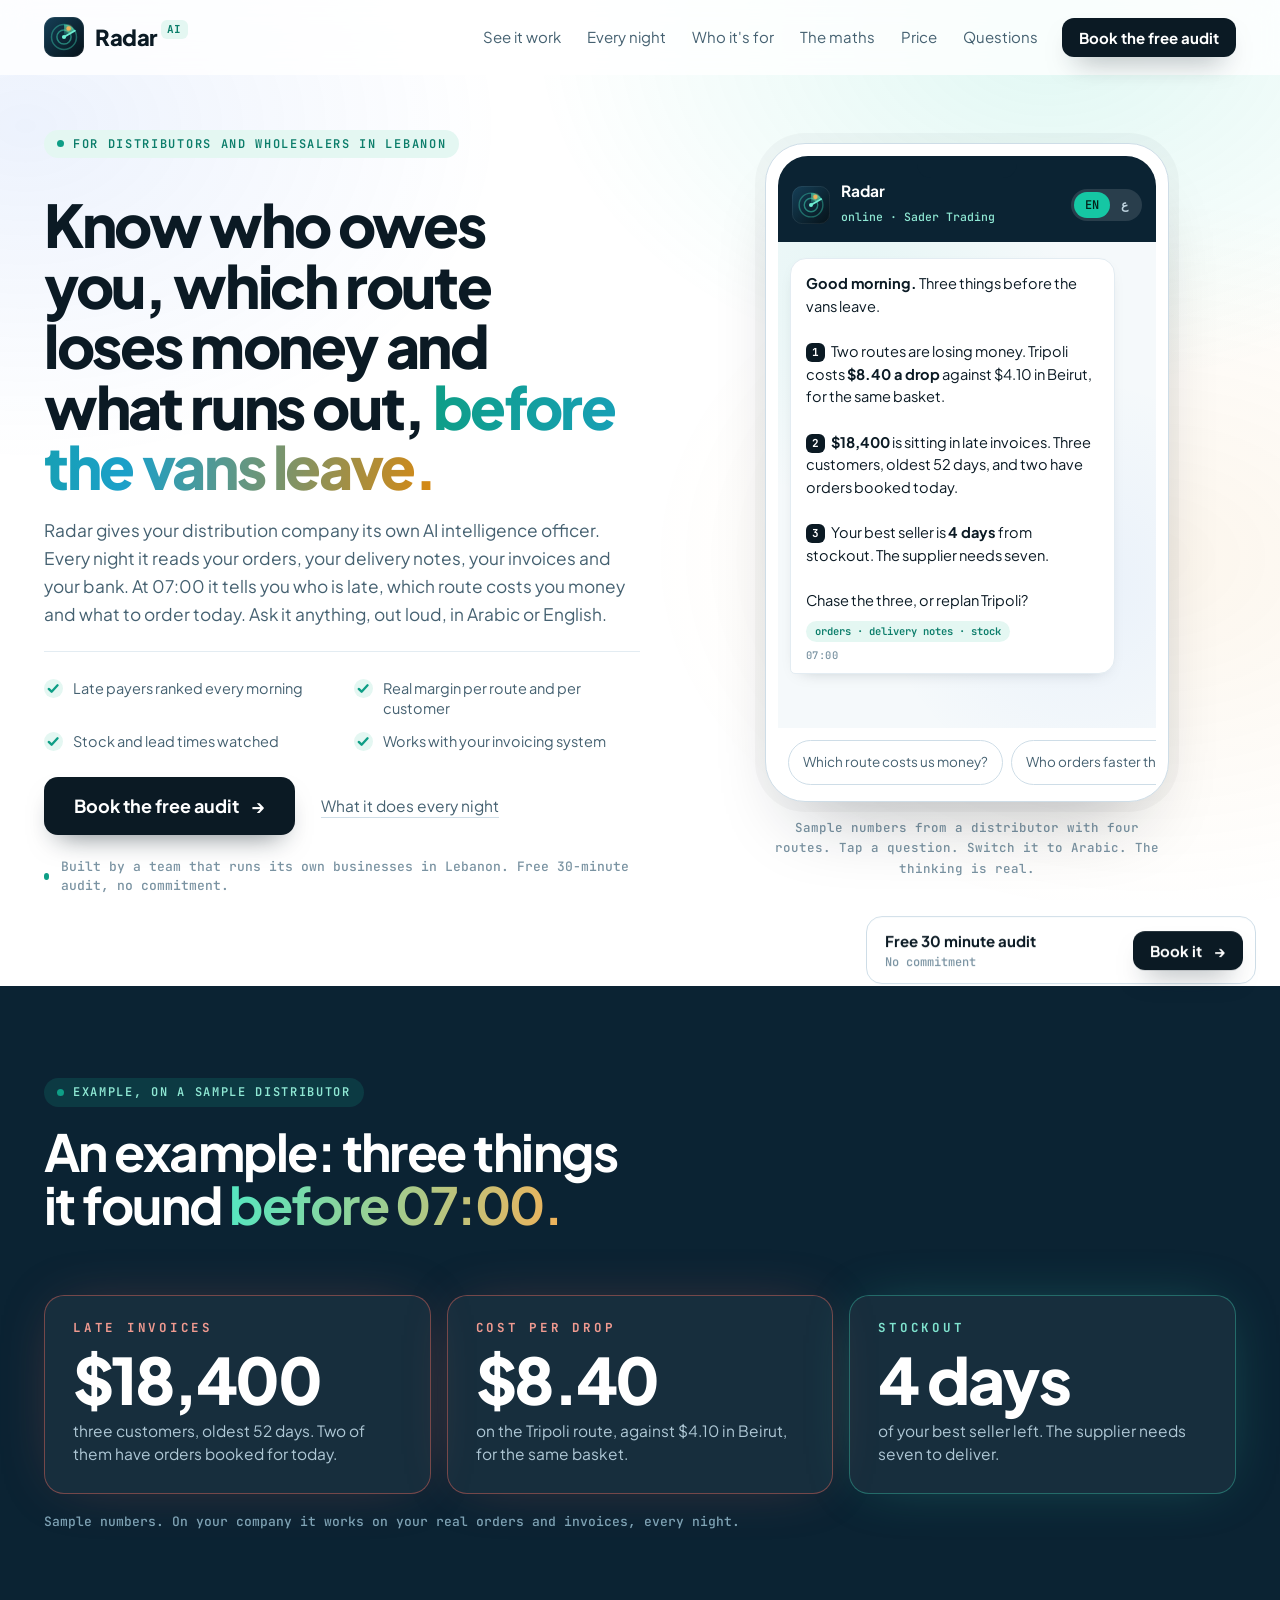
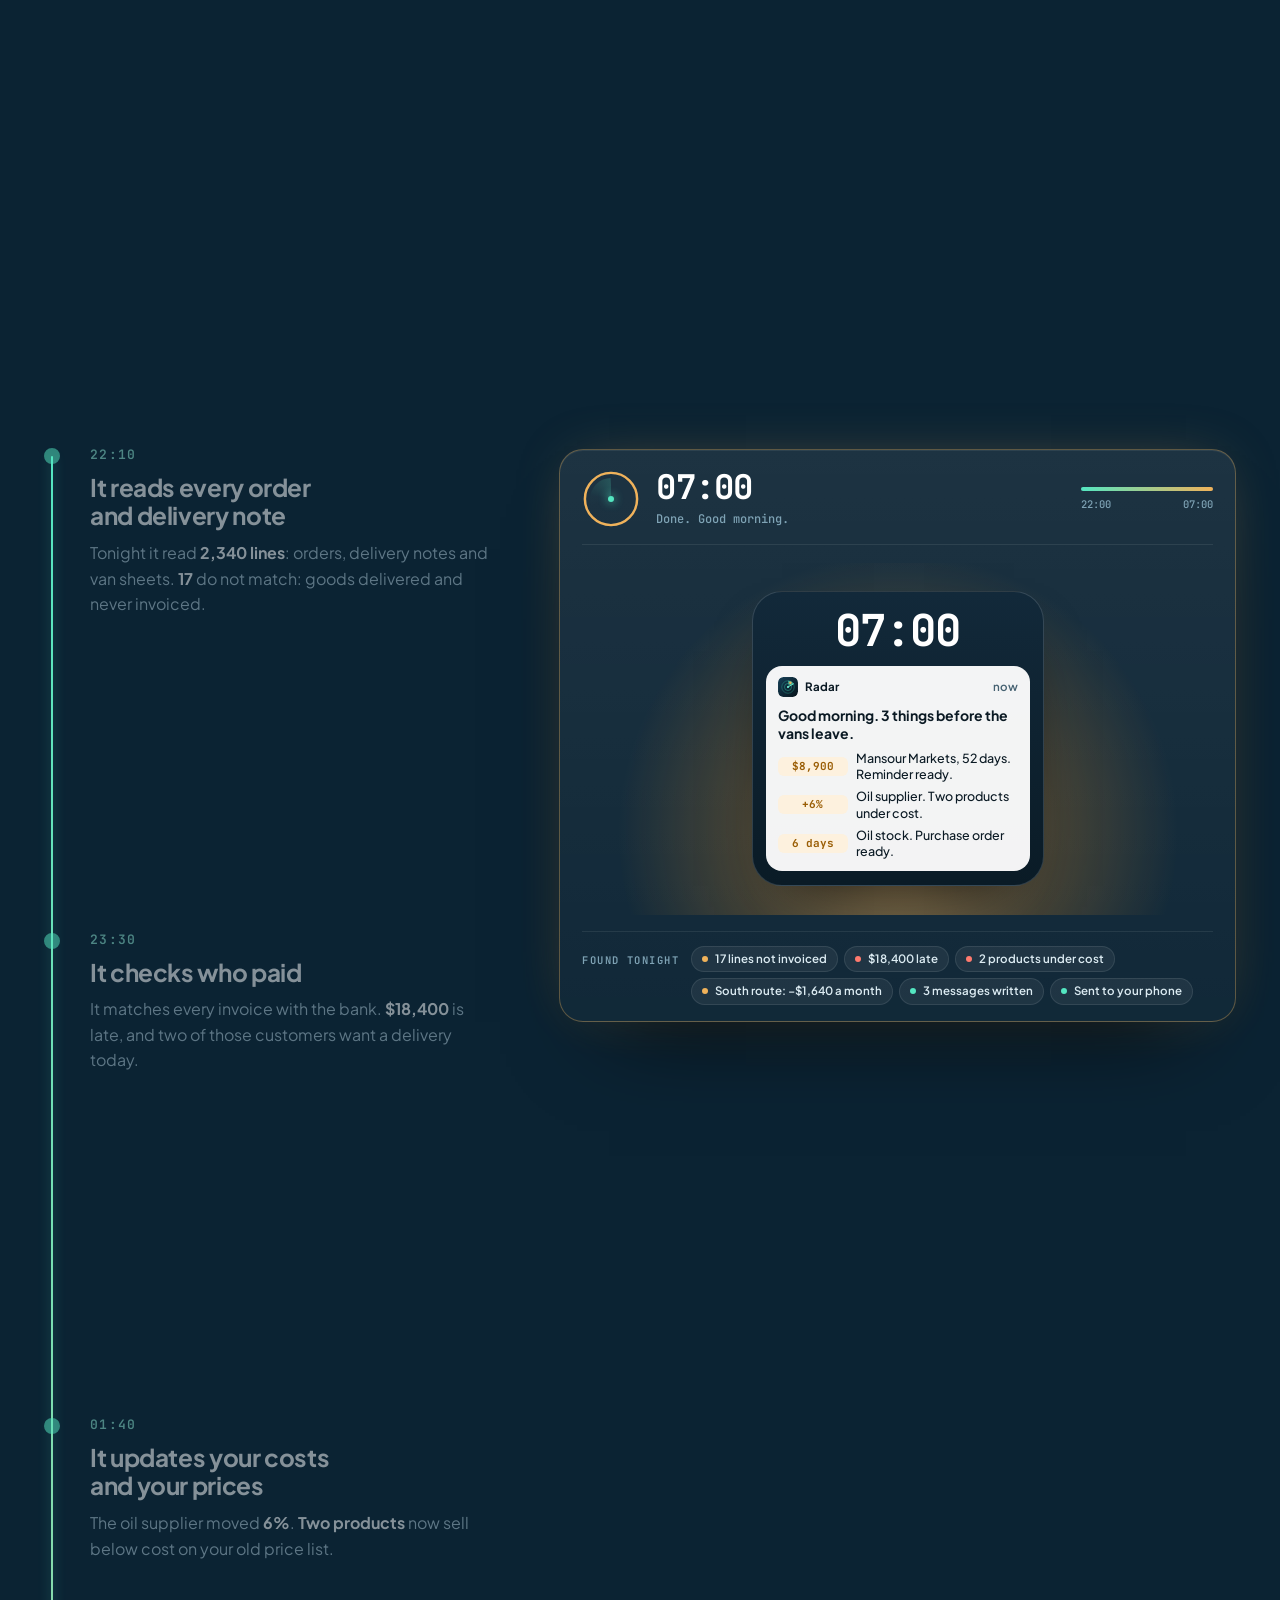
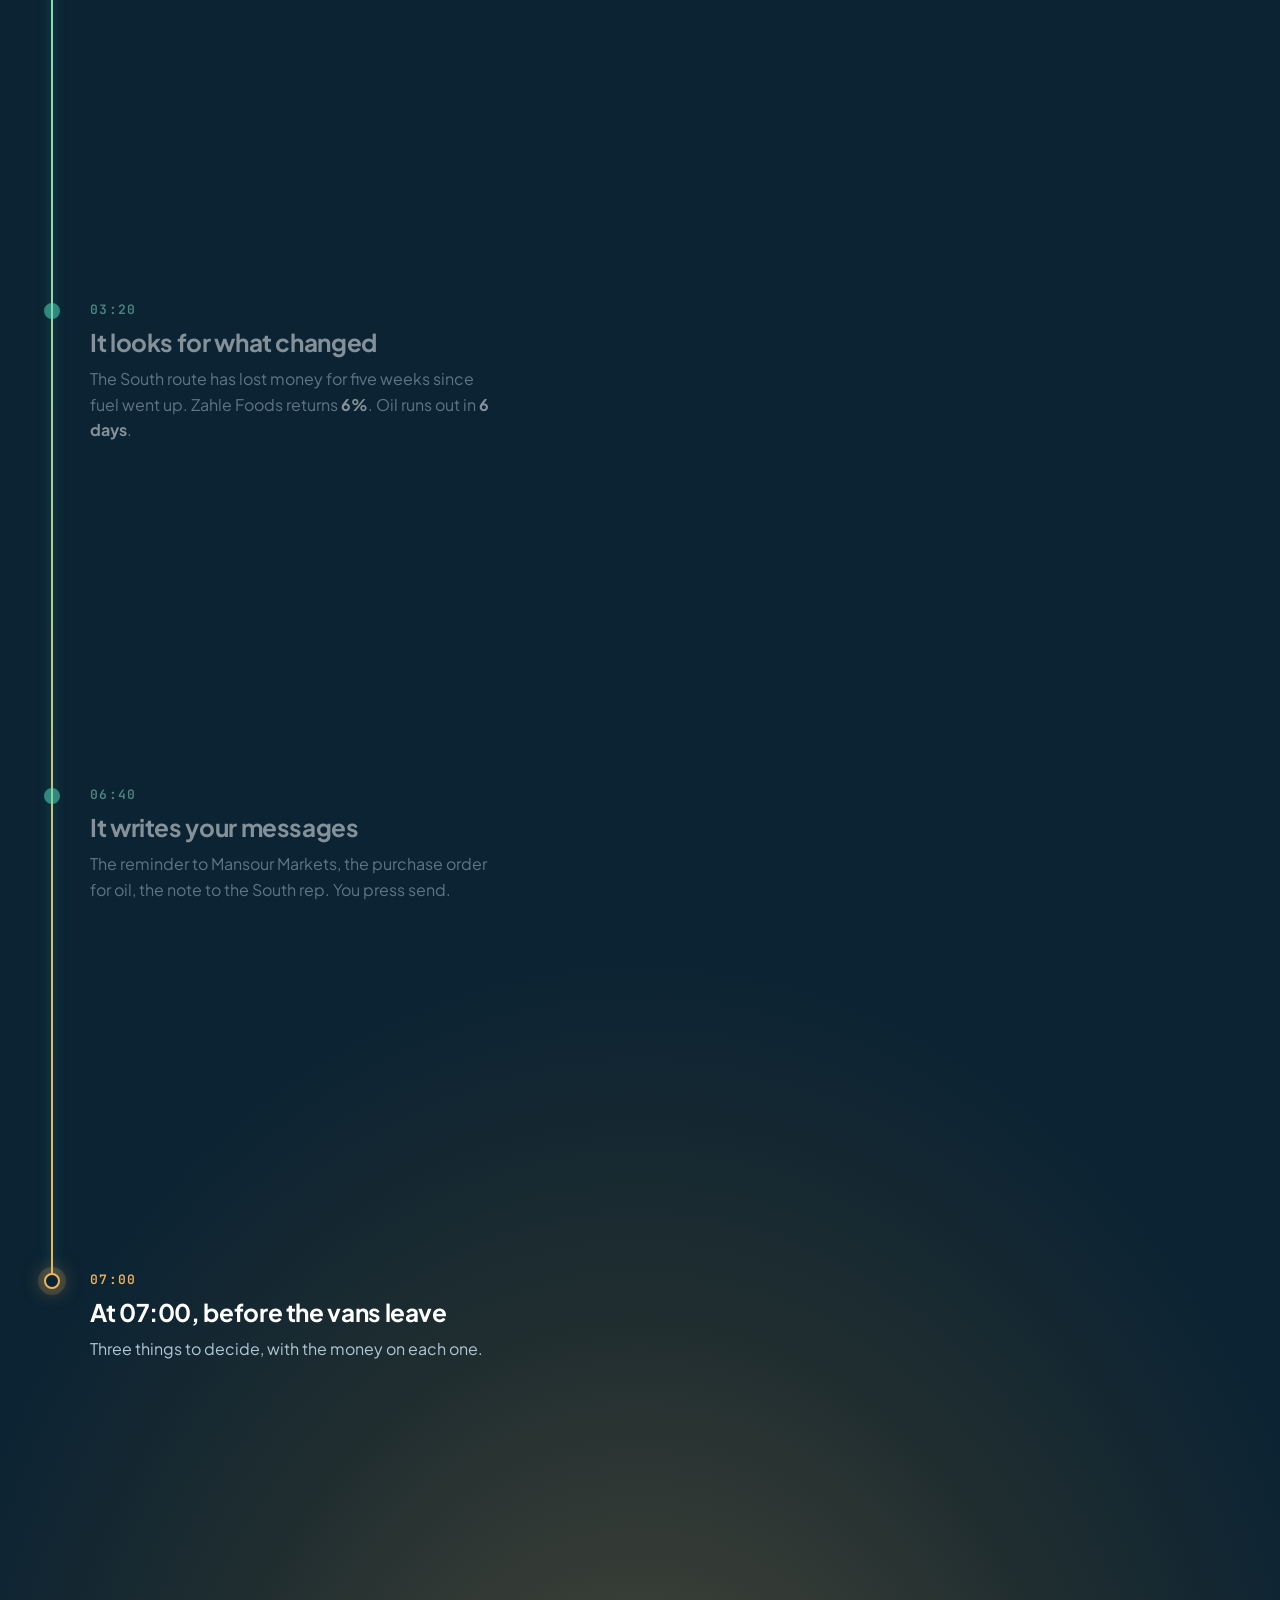
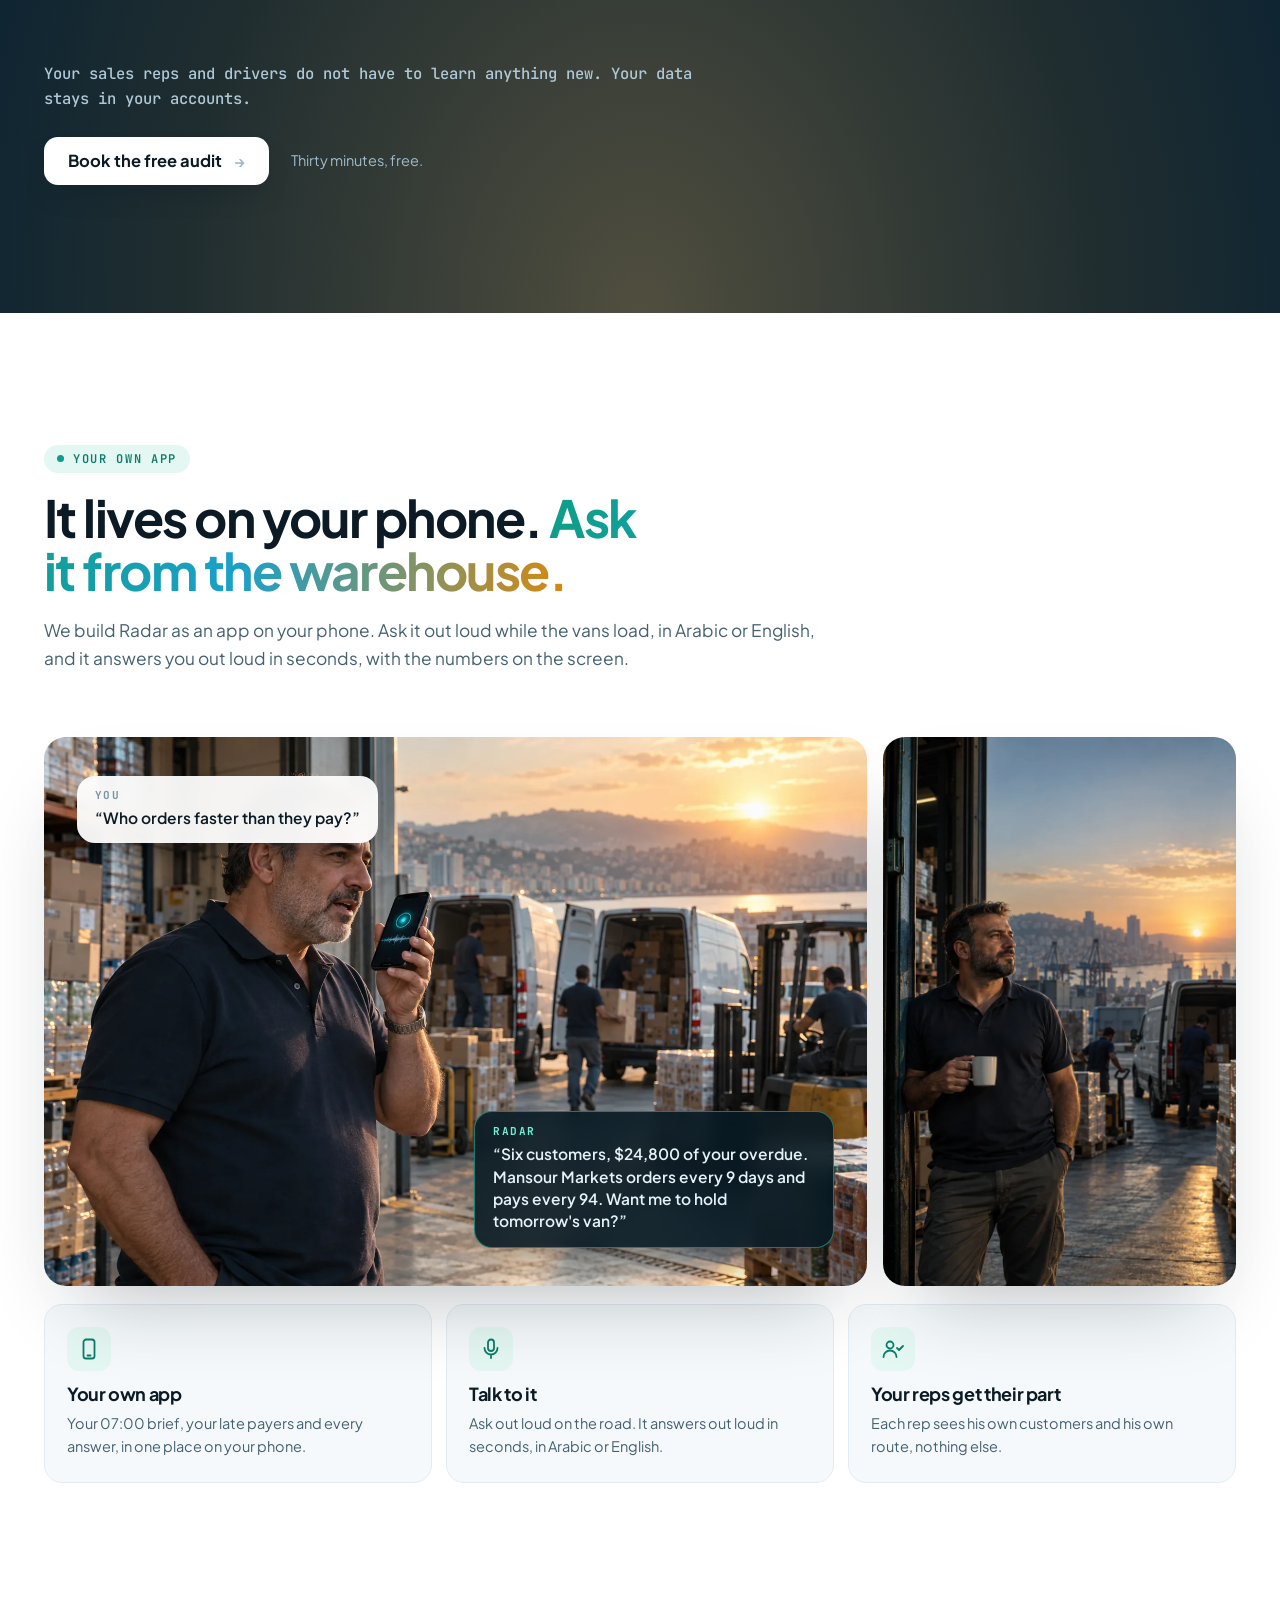
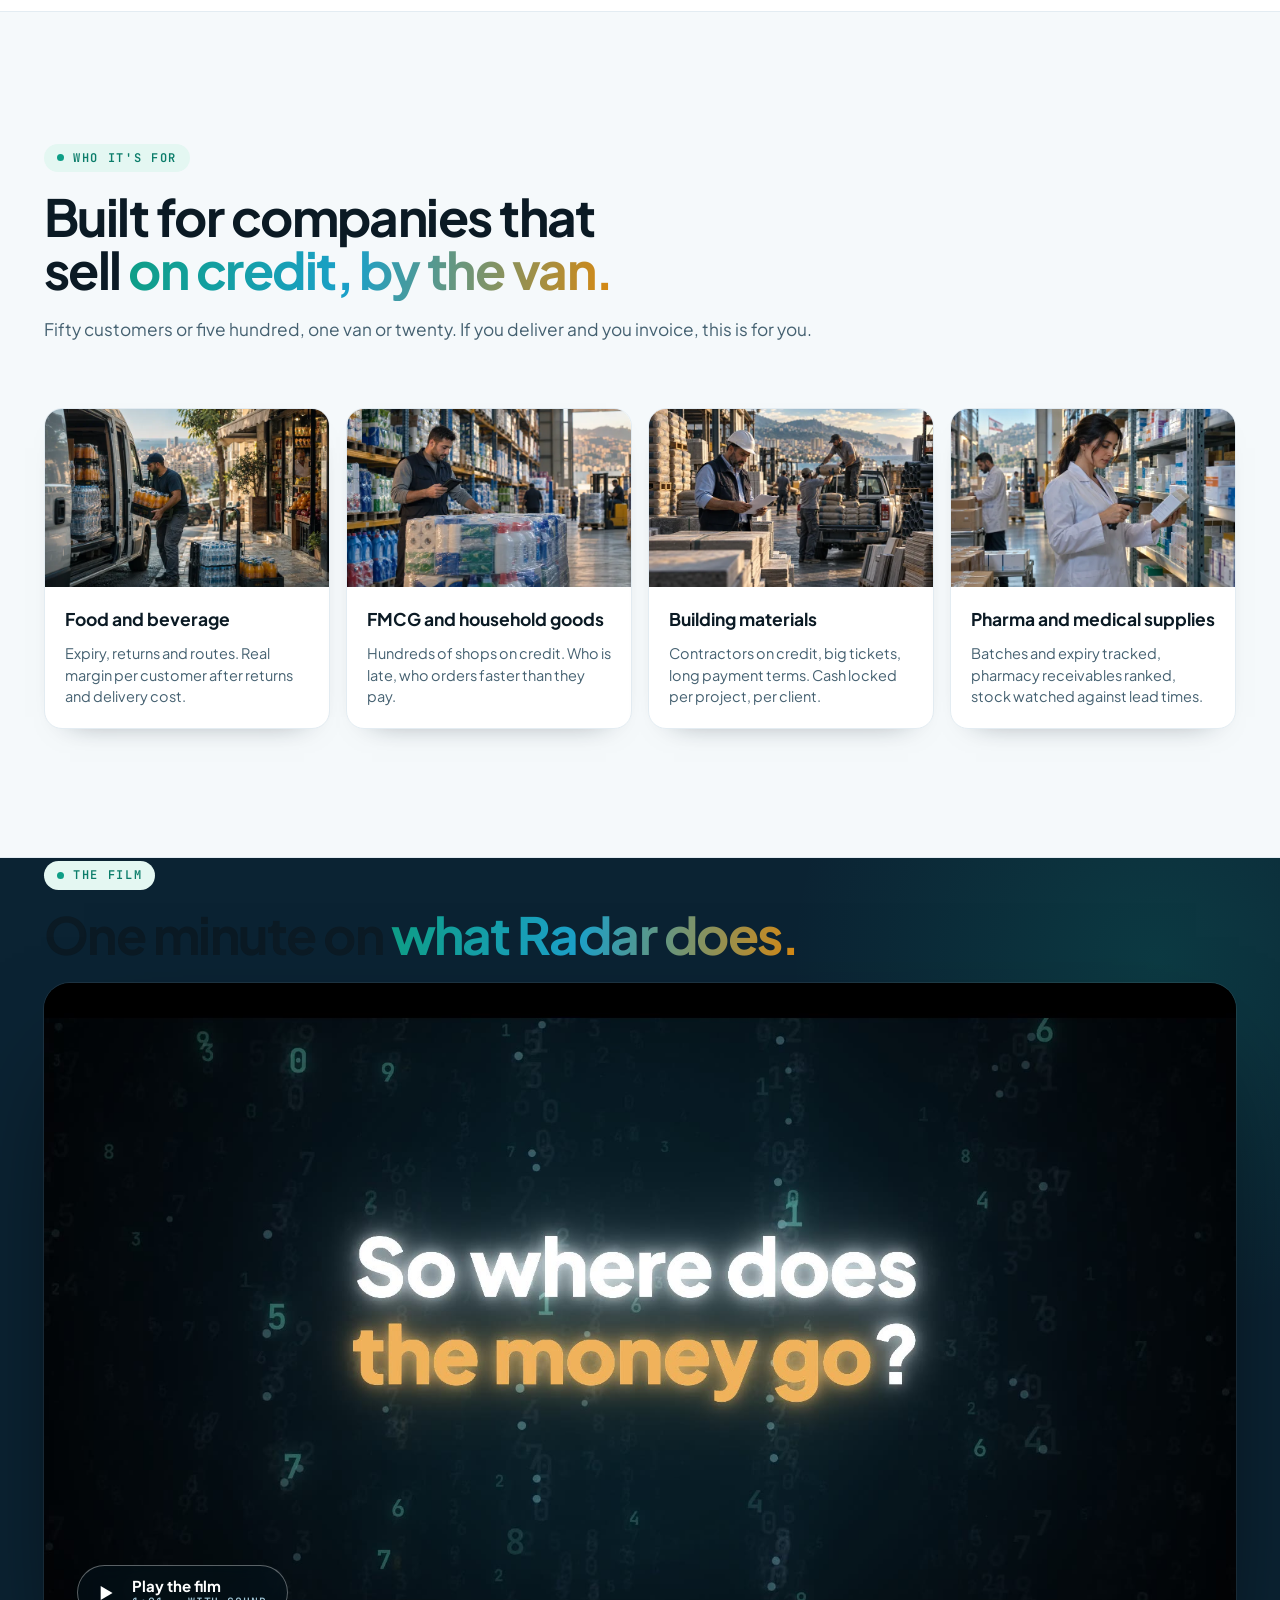
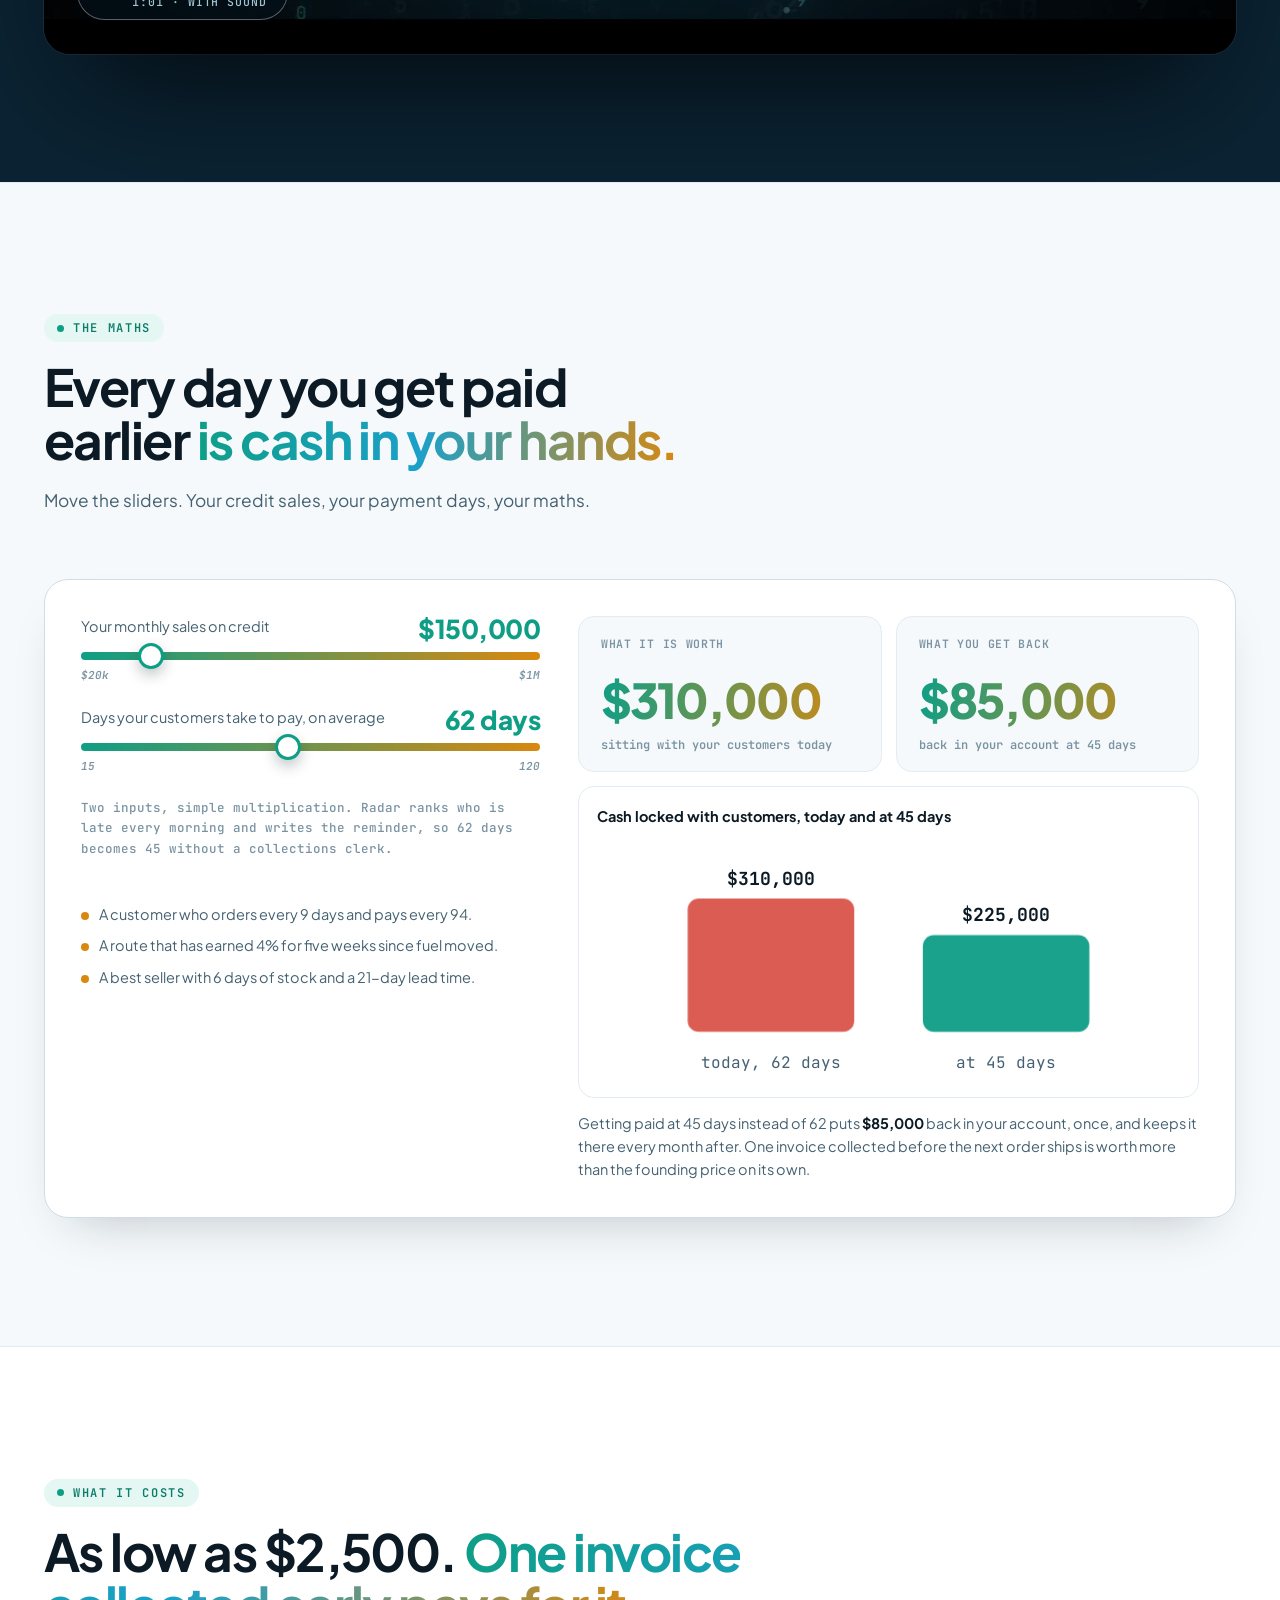
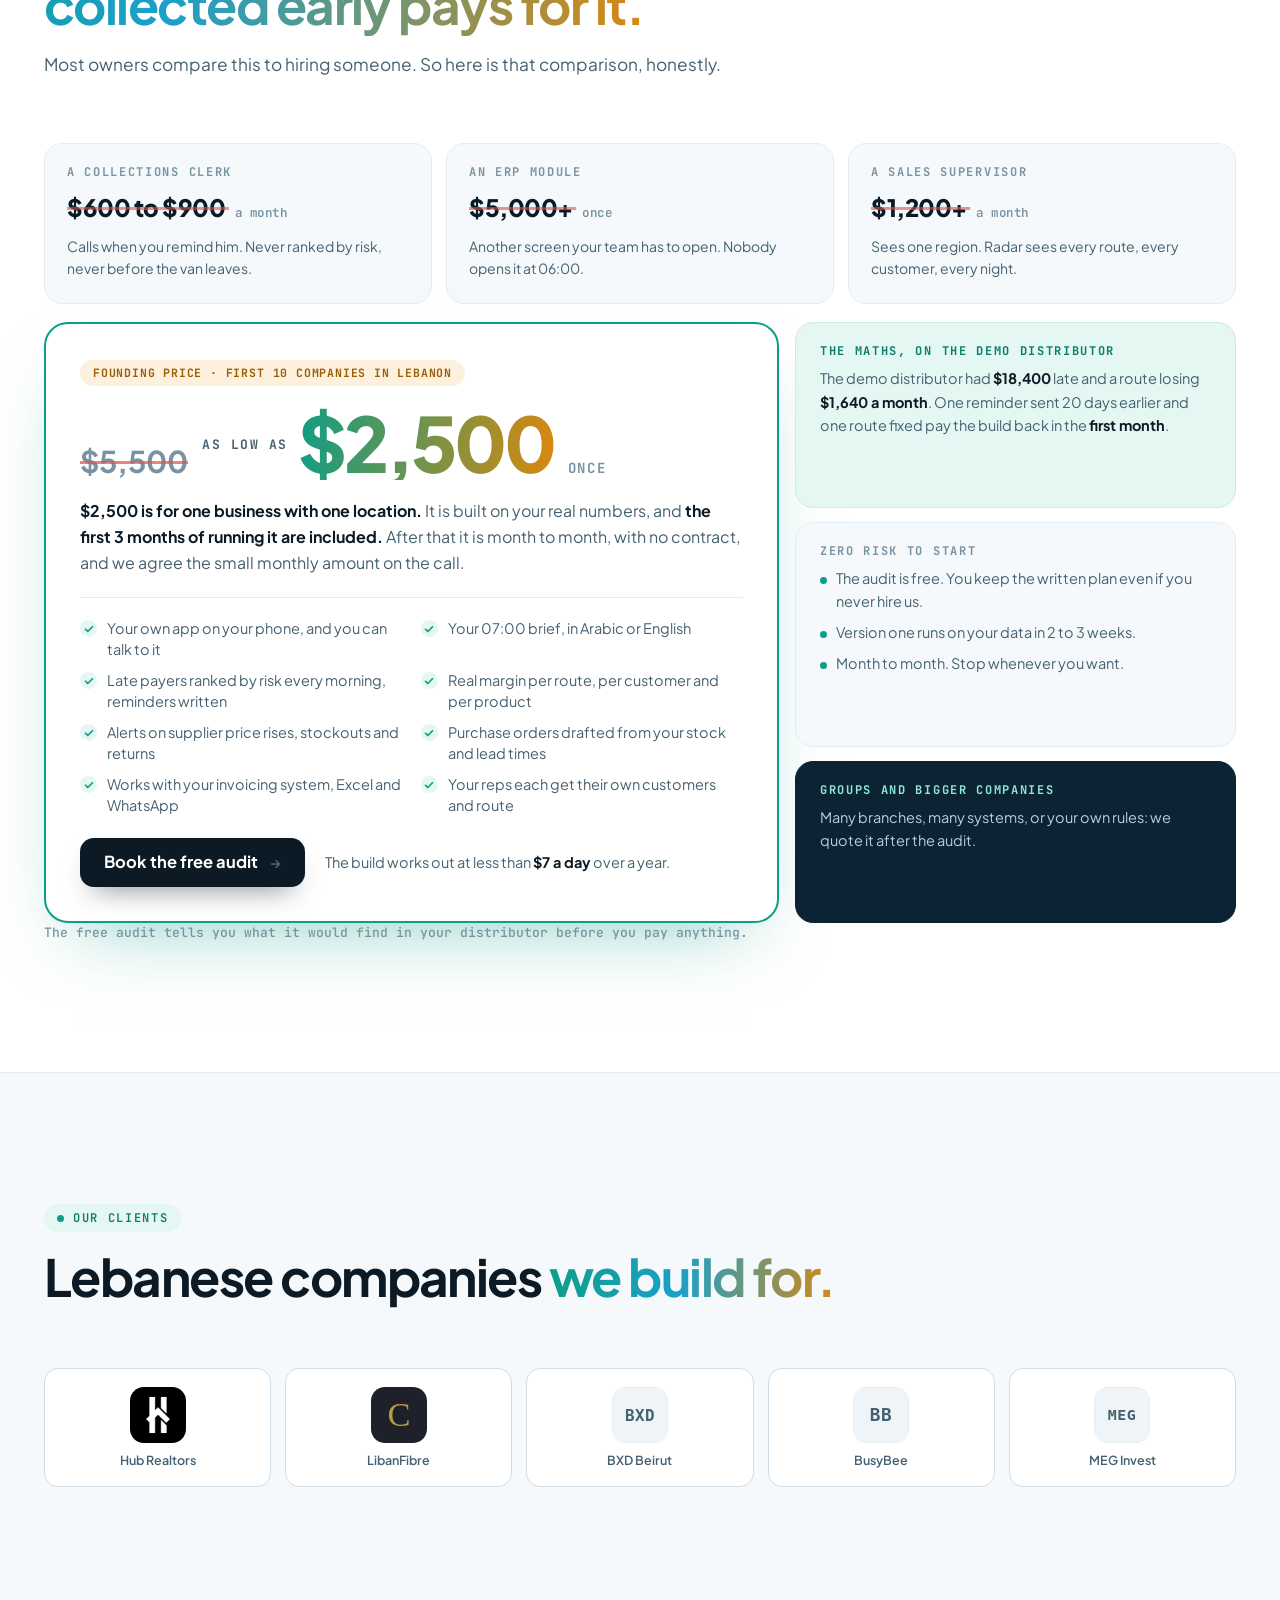
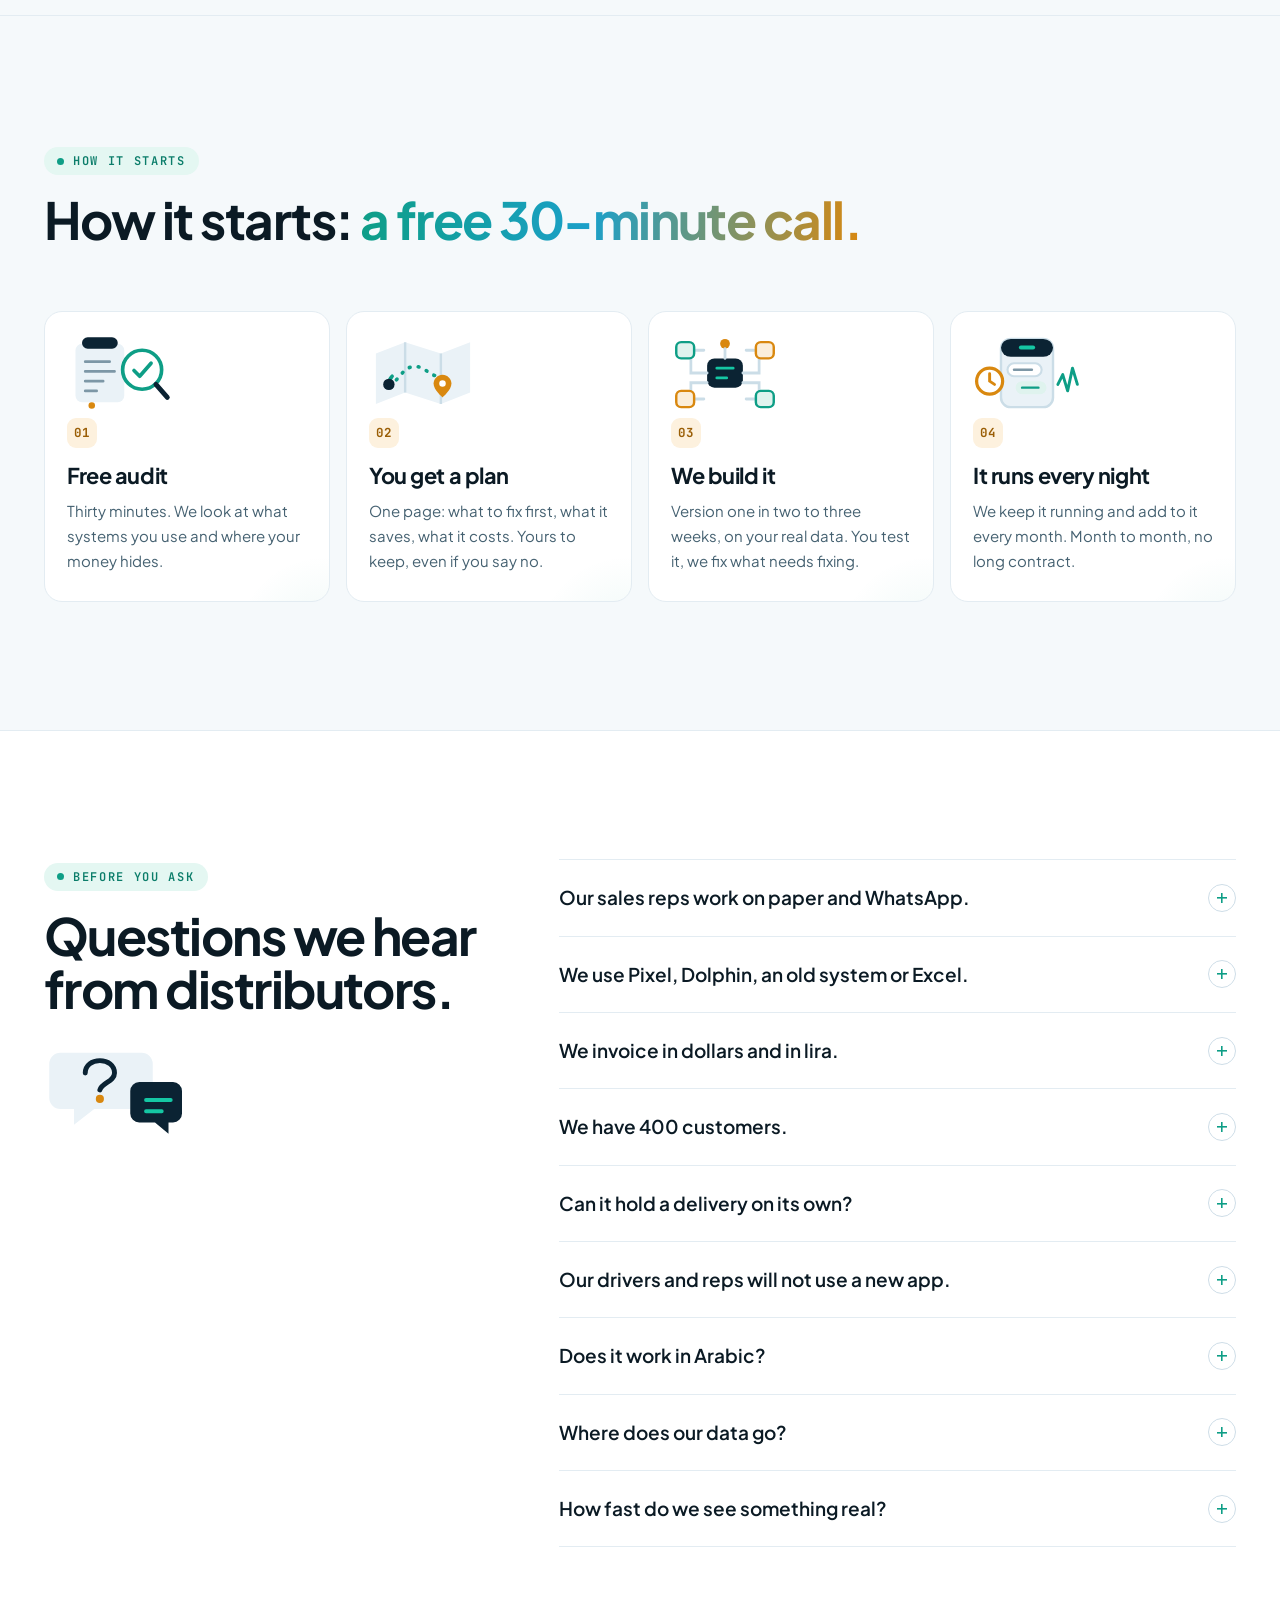
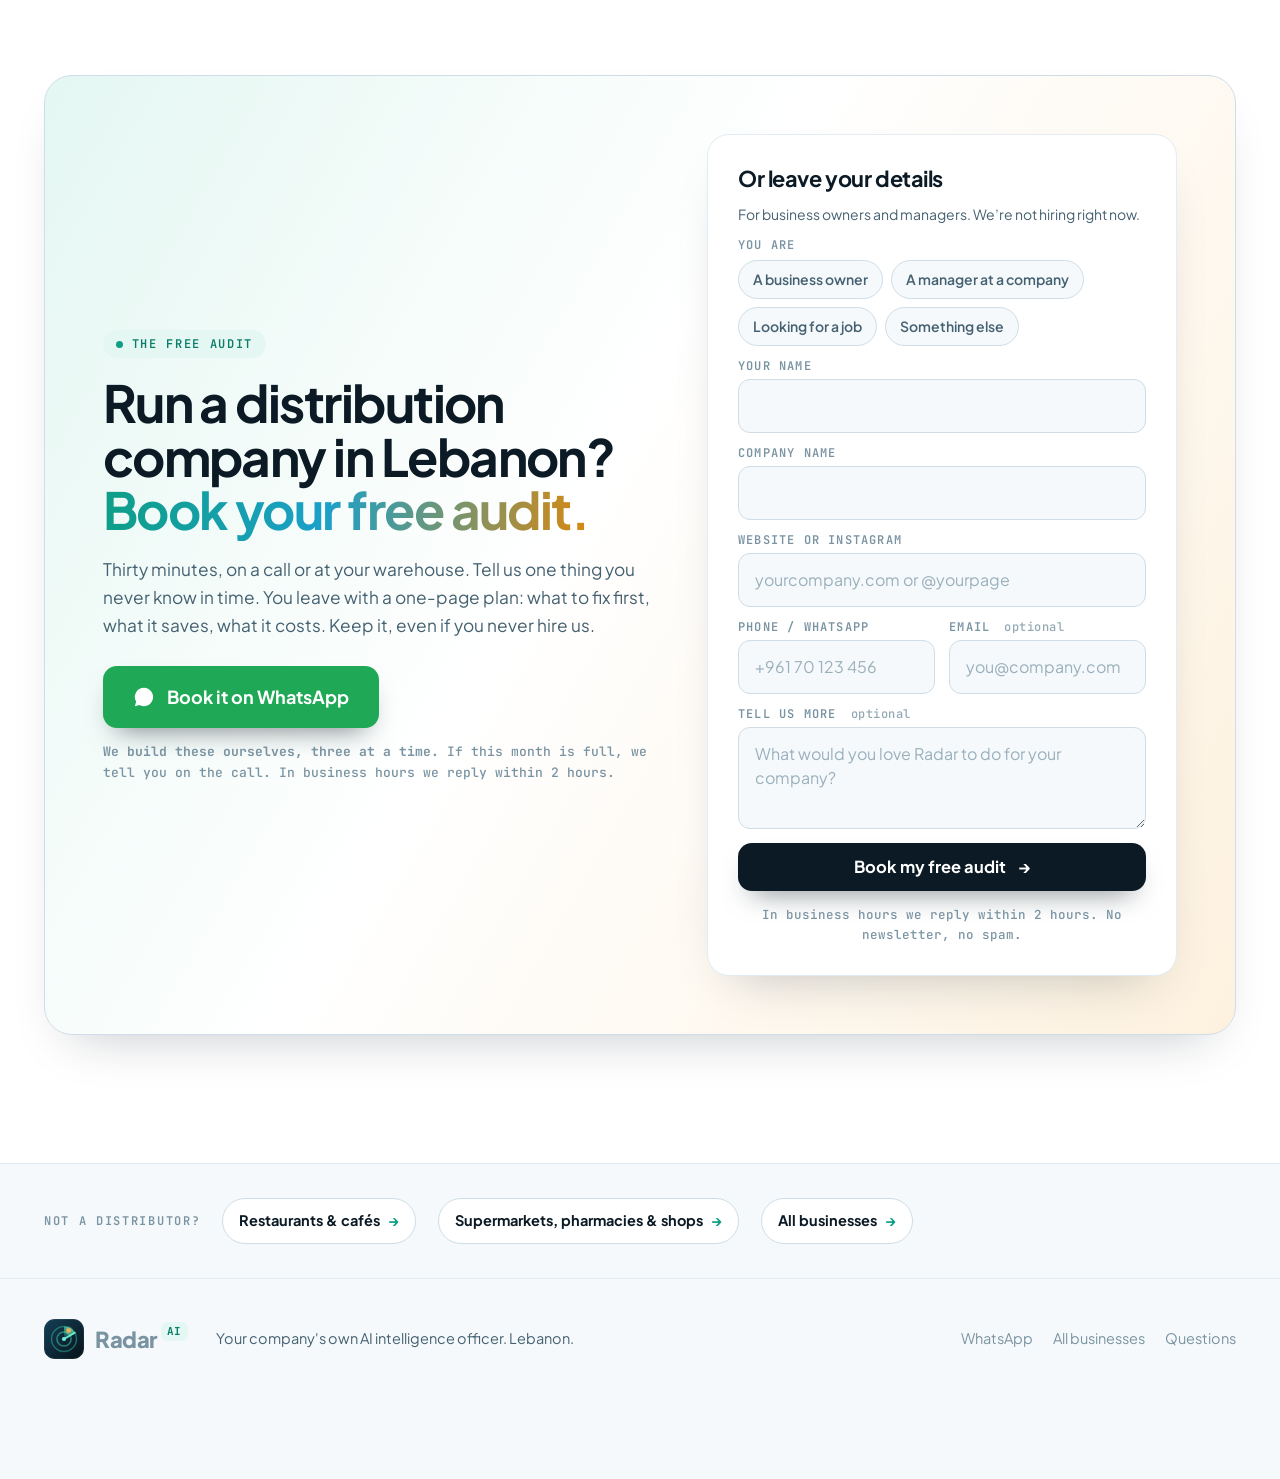
<file: distributors.html>
<!doctype html>
<html lang="en">
<head>
<meta charset="utf-8">
<meta name="viewport" content="width=device-width, initial-scale=1, viewport-fit=cover">
<title>Radar AI · Your distribution company's own AI intelligence officer</title>
<meta name="description" content="Radar gives your distribution company its own AI intelligence officer. Every night it reads your orders, delivery notes, invoices and bank. At 07:00 it tells you who is late, which route costs you money and what to order. Arabic or English. Free 30-minute audit, Lebanon.">
<meta name="theme-color" content="#FFFFFF">
<meta property="og:type" content="website">
<meta property="og:title" content="Know who owes you and which route loses money, before the vans leave">
<meta property="og:description" content="Radar gives your distribution company its own AI intelligence officer. Every night it reads your orders, delivery notes, invoices and bank. At 07:00 it tells you who is late, which route costs you money and what to order. Arabic or English. Free 30-minute audit, Lebanon.">
<meta property="og:image" content="https://radar-eyes.com/img/share-card.jpg">
<meta property="og:image:width" content="1200">
<meta property="og:image:height" content="630">
<meta property="og:url" content="https://radar-eyes.com/distributors.html">
<meta property="og:site_name" content="Radar AI">
<link rel="canonical" href="https://radar-eyes.com/distributors.html">
<meta name="twitter:card" content="summary_large_image">
<link rel="icon" href="data:image/svg+xml,%3Csvg xmlns=%22http://www.w3.org/2000/svg%22 viewBox=%220 0 48 48%22 width=%2248%22 height=%2248%22%3E %3Cdefs%3E  %3ClinearGradient id=%22rb%22 x1=%220%22 y1=%220%22 x2=%221%22 y2=%221%22%3E%3Cstop offset=%220%22 stop-color=%22%23153F57%22/%3E%3Cstop offset=%221%22 stop-color=%22%23061219%22/%3E%3C/linearGradient%3E  %3ClinearGradient id=%22rs%22 x1=%220%22 y1=%221%22 x2=%22.7%22 y2=%220%22%3E%3Cstop offset=%220%22 stop-color=%22%233FE0BE%22 stop-opacity=%22.05%22/%3E%3Cstop offset=%221%22 stop-color=%22%233FE0BE%22 stop-opacity=%22.95%22/%3E%3C/linearGradient%3E  %3CradialGradient id=%22rg%22 cx=%22.5%22 cy=%22.5%22 r=%22.5%22%3E%3Cstop offset=%220%22 stop-color=%22%23F0B25A%22 stop-opacity=%22.55%22/%3E%3Cstop offset=%221%22 stop-color=%22%23F0B25A%22 stop-opacity=%220%22/%3E%3C/radialGradient%3E %3C/defs%3E %3Crect width=%2248%22 height=%2248%22 rx=%2213%22 fill=%22url%28%23rb%29%22/%3E %3Crect x=%22.5%22 y=%22.5%22 width=%2247%22 height=%2247%22 rx=%2212.5%22 fill=%22none%22 stroke=%22%23fff%22 stroke-opacity=%22.09%22/%3E %3Ccircle cx=%2224%22 cy=%2224%22 r=%2215%22 fill=%22none%22 stroke=%22%233FE0BE%22 stroke-opacity=%22.38%22 stroke-width=%221.8%22/%3E %3Ccircle cx=%2224%22 cy=%2224%22 r=%228.5%22 fill=%22none%22 stroke=%22%233FE0BE%22 stroke-opacity=%22.5%22 stroke-width=%221.8%22/%3E %3Cpath d=%22M24 24 L24 9 A15 15 0 0 1 36.99 16.5 Z%22 fill=%22url%28%23rs%29%22/%3E %3Cpath d=%22M24 24 L36.99 16.5%22 stroke=%22%236FF0D4%22 stroke-width=%222.2%22 stroke-linecap=%22round%22/%3E %3Ccircle cx=%2224%22 cy=%2224%22 r=%222.5%22 fill=%22%236FF0D4%22/%3E %3Ccircle cx=%2229.6%22 cy=%2213.9%22 r=%226%22 fill=%22url%28%23rg%29%22/%3E %3Ccircle cx=%2229.6%22 cy=%2213.9%22 r=%222.7%22 fill=%22%23F0B25A%22/%3E%3C/svg%3E">
<link rel="preconnect" href="https://fonts.googleapis.com">
<link rel="preconnect" href="https://fonts.gstatic.com" crossorigin>
<link rel="stylesheet" href="https://fonts.googleapis.com/css2?family=IBM+Plex+Sans+Arabic:wght@400;500;600&family=JetBrains+Mono:wght@400;500&family=Plus+Jakarta+Sans:wght@400;500;600;700;800&display=swap">
<link rel="stylesheet" href="styles.css">
<link rel="stylesheet" href="niche.css">
</head>
<body data-page="distributors" data-ind="dist">
<noscript><img height="1" width="1" style="display:none" alt="" src="https://www.facebook.com/tr?id=1576308963443590&amp;ev=PageView&amp;noscript=1"></noscript>

<svg width="0" height="0" style="position:absolute" aria-hidden="true" focusable="false">
  <defs>
    <linearGradient id="rmBg" x1="0" y1="0" x2="1" y2="1"><stop offset="0" stop-color="#153F57"/><stop offset="1" stop-color="#061219"/></linearGradient>
    <linearGradient id="rmSw" x1="0" y1="1" x2=".7" y2="0"><stop offset="0" stop-color="#3FE0BE" stop-opacity=".05"/><stop offset="1" stop-color="#3FE0BE" stop-opacity=".95"/></linearGradient>
    <radialGradient id="rmGl" cx=".5" cy=".5" r=".5"><stop offset="0" stop-color="#F0B25A" stop-opacity=".55"/><stop offset="1" stop-color="#F0B25A" stop-opacity="0"/></radialGradient>
    <symbol id="radar-mark" viewBox="0 0 48 48">
      <rect width="48" height="48" rx="13" fill="url(#rmBg)"/>
      <rect x=".5" y=".5" width="47" height="47" rx="12.5" fill="none" stroke="#fff" stroke-opacity=".09"/>
      <circle cx="24" cy="24" r="15" fill="none" stroke="#3FE0BE" stroke-opacity=".38" stroke-width="1.8"/>
      <circle cx="24" cy="24" r="8.5" fill="none" stroke="#3FE0BE" stroke-opacity=".5" stroke-width="1.8"/>
      <path d="M24 24 L24 9 A15 15 0 0 1 36.99 16.5 Z" fill="url(#rmSw)"/>
      <path d="M24 24 L36.99 16.5" stroke="#6FF0D4" stroke-width="2.2" stroke-linecap="round"/>
      <circle cx="24" cy="24" r="2.5" fill="#6FF0D4"/>
      <circle cx="29.6" cy="13.9" r="6" fill="url(#rmGl)"/>
      <circle cx="29.6" cy="13.9" r="2.7" fill="#F0B25A"/>
    </symbol>
    <symbol id="i-audit" viewBox="0 0 132 96">
      <rect x="10" y="12" width="60" height="72" rx="8" fill="#EAF2F7"/>
      <rect x="18" y="4" width="44" height="14" rx="7" fill="#0B2333"/>
      <path d="M22 34h30M22 46h36M22 58h22" stroke="#7D97A6" stroke-width="3.4" stroke-linecap="round"/>
      <path d="M22 70h14" stroke="#7D97A6" stroke-width="3.4" stroke-linecap="round"/>
      <circle cx="92" cy="44" r="24" fill="#fff" stroke="#0E9E86" stroke-width="4.5"/>
      <path d="M82 45l7 7 14-16" stroke="#0E9E86" stroke-width="4.5" fill="none" stroke-linecap="round" stroke-linejoin="round"/>
      <path d="M109 62l14 16" stroke="#0B2333" stroke-width="6" stroke-linecap="round"/>
      <circle cx="30" cy="88" r="4" fill="#D9880F"/>
    </symbol>
    <symbol id="i-map" viewBox="0 0 132 96">
      <path d="M8 24l36-14 44 14 36-14v62l-36 14-44-14-36 14z" fill="#EAF2F7"/>
      <path d="M44 10v62M88 24v62" stroke="#CBDDE7" stroke-width="3"/>
      <path d="M24 62c14-4 16-22 32-22s18 16 34 10" stroke="#0E9E86" stroke-width="4.5" fill="none" stroke-linecap="round" stroke-dasharray="1 10"/>
      <path d="M24 62c0-6 4-10 4-10" stroke="#0E9E86" stroke-width="4.5" stroke-linecap="round"/>
      <circle cx="24" cy="62" r="7" fill="#0B2333"/>
      <path d="M90 50c6 0 11 5 11 11 0 8-11 17-11 17s-11-9-11-17c0-6 5-11 11-11z" fill="#D9880F"/>
      <circle cx="90" cy="61" r="4" fill="#fff"/>
    </symbol>
    <symbol id="i-build" viewBox="0 0 132 96">
      <rect x="44" y="30" width="44" height="36" rx="9" fill="#0B2333"/>
      <path d="M56 42h20M56 54h12" stroke="#15C7A4" stroke-width="3.6" stroke-linecap="round"/>
      <path d="M44 48H24V20h16M88 48h20V20H92M44 60H24v20h16M88 60h20v20H92" stroke="#CBDDE7" stroke-width="3.4" fill="none" stroke-linecap="round"/>
      <rect x="6" y="10" width="22" height="20" rx="6" fill="#DFF3EE" stroke="#0E9E86" stroke-width="3"/>
      <rect x="104" y="10" width="22" height="20" rx="6" fill="#FBEEDA" stroke="#D9880F" stroke-width="3"/>
      <rect x="6" y="70" width="22" height="20" rx="6" fill="#FBEEDA" stroke="#D9880F" stroke-width="3"/>
      <rect x="104" y="70" width="22" height="20" rx="6" fill="#DFF3EE" stroke="#0E9E86" stroke-width="3"/>
      <circle cx="66" cy="12" r="6" fill="#D9880F"/>
      <path d="M66 18v12" stroke="#CBDDE7" stroke-width="3.4" stroke-linecap="round"/>
    </symbol>
    <symbol id="i-runs" viewBox="0 0 132 96">
      <rect x="34" y="6" width="64" height="84" rx="12" fill="#EAF2F7" stroke="#CBDDE7" stroke-width="3"/>
      <rect x="34" y="6" width="64" height="22" rx="12" fill="#0B2333"/>
      <rect x="56" y="14" width="20" height="5" rx="2.5" fill="#15C7A4"/>
      <rect x="42" y="36" width="42" height="16" rx="8" fill="#fff" stroke="#CBDDE7" stroke-width="2.6"/>
      <path d="M50 44h22" stroke="#7D97A6" stroke-width="3" stroke-linecap="round"/>
      <rect x="52" y="58" width="38" height="16" rx="8" fill="#DFF3EE"/>
      <path d="M60 66h20" stroke="#0E9E86" stroke-width="3" stroke-linecap="round"/>
      <circle cx="20" cy="58" r="16" fill="#fff" stroke="#D9880F" stroke-width="4"/>
      <path d="M20 49v9l6 4" stroke="#D9880F" stroke-width="3.6" fill="none" stroke-linecap="round" stroke-linejoin="round"/>
      <path d="M104 62l6-12 6 20 6-28 6 20" stroke="#0E9E86" stroke-width="3.6" fill="none" stroke-linecap="round" stroke-linejoin="round"/>
    </symbol>
    <symbol id="i-ask" viewBox="0 0 132 96">
      <path d="M14 14h72a10 10 0 0110 10v30a10 10 0 01-10 10H44L26 78V64H14A10 10 0 014 54V24a10 10 0 0110-10z" fill="#EAF2F7"/>
      <path d="M36 32c0-7 6-11 13-11s13 4 13 11c0 8-11 8-13 15" stroke="#0B2333" stroke-width="4.4" fill="none" stroke-linecap="round"/>
      <circle cx="49" cy="55" r="3.6" fill="#D9880F"/>
      <path d="M84 40h30a8 8 0 018 8v20a8 8 0 01-8 8h-4v10l-12-10H84a8 8 0 01-8-8V48a8 8 0 018-8z" fill="#0B2333"/>
      <path d="M90 56h22M90 66h14" stroke="#15C7A4" stroke-width="3.4" stroke-linecap="round"/>
    </symbol>
    <symbol id="i-cost" viewBox="0 0 132 96">
      <path d="M22 8h54a6 6 0 016 6v74l-11-7-11 7-11-7-11 7-11-7-11 7V14a6 6 0 016-6z" fill="#fff" stroke="#CBDDE7" stroke-width="3.4"/>
      <path d="M32 30h34M32 42h24" stroke="#7D97A6" stroke-width="3.4" stroke-linecap="round"/>
      <path d="M32 58h20" stroke="#0E9E86" stroke-width="4" stroke-linecap="round"/>
      <circle cx="96" cy="56" r="26" fill="#FBEEDA" stroke="#D9880F" stroke-width="4"/>
      <path d="M96 40v32M104 47c-2-4-6-5-9-5-5 0-8 3-8 7 0 9 17 5 17 14 0 4-4 7-9 7-4 0-8-2-10-5" stroke="#D9880F" stroke-width="4" fill="none" stroke-linecap="round"/>
    </symbol>
    <symbol id="i-n-read" viewBox="0 0 64 64">
      <rect x="10" y="8" width="34" height="48" rx="6" fill="rgba(255,255,255,.07)" stroke="#8FB2C4" stroke-width="2.4"/>
      <path d="M18 20h18M18 30h18M18 40h10" stroke="#8FB2C4" stroke-width="2.6" stroke-linecap="round"/>
      <circle cx="44" cy="40" r="12" fill="#0B2333" stroke="#15C7A4" stroke-width="3"/>
      <path d="M38 40h12M44 34v12" stroke="#15C7A4" stroke-width="3" stroke-linecap="round"/>
    </symbol>
    <symbol id="i-n-match" viewBox="0 0 64 64">
      <rect x="6" y="14" width="22" height="34" rx="5" fill="rgba(255,255,255,.07)" stroke="#8FB2C4" stroke-width="2.4"/>
      <rect x="36" y="14" width="22" height="34" rx="5" fill="rgba(255,255,255,.07)" stroke="#8FB2C4" stroke-width="2.4"/>
      <path d="M12 24h10M12 32h8M42 24h10M42 32h8" stroke="#8FB2C4" stroke-width="2.4" stroke-linecap="round"/>
      <circle cx="32" cy="42" r="11" fill="#0B2333" stroke="#F0B25A" stroke-width="3"/>
      <path d="M27 42l4 4 7-8" stroke="#F0B25A" stroke-width="3" fill="none" stroke-linecap="round" stroke-linejoin="round"/>
    </symbol>
    <symbol id="i-n-price" viewBox="0 0 64 64">
      <path d="M34 6H14a8 8 0 0 0-8 8v20l26 26 24-24z" fill="rgba(255,255,255,.07)" stroke="#8FB2C4" stroke-width="2.6" stroke-linejoin="round"/>
      <circle cx="20" cy="20" r="4.5" fill="#15C7A4"/>
      <path d="M44 46l10-10M48 34h8v8" stroke="#F0B25A" stroke-width="3.2" fill="none" stroke-linecap="round" stroke-linejoin="round"/>
    </symbol>
    <symbol id="i-n-hunt" viewBox="0 0 64 64">
      <circle cx="28" cy="28" r="19" fill="rgba(255,255,255,.06)" stroke="#8FB2C4" stroke-width="2.6"/>
      <path d="M28 9v19l13 8" stroke="#15C7A4" stroke-width="3" fill="none" stroke-linecap="round" stroke-linejoin="round"/>
      <circle cx="28" cy="28" r="7" fill="none" stroke="#15C7A4" stroke-width="2.2" opacity=".6"/>
      <path d="M43 43l13 13" stroke="#F0B25A" stroke-width="4" stroke-linecap="round"/>
    </symbol>
    <symbol id="i-n-pen" viewBox="0 0 64 64">
      <path d="M8 12h36a6 6 0 0 1 6 6v18a6 6 0 0 1-6 6H24L12 52V42H8a6 6 0 0 1-6-6V18a6 6 0 0 1 6-6z" transform="translate(4,0)" fill="rgba(255,255,255,.07)" stroke="#8FB2C4" stroke-width="2.4"/>
      <path d="M18 24h20M18 32h12" stroke="#8FB2C4" stroke-width="2.6" stroke-linecap="round"/>
      <path d="M40 44l14-14 6 6-14 14-8 2z" fill="#0B2333" stroke="#F0B25A" stroke-width="3" stroke-linejoin="round"/>
    </symbol>
    <symbol id="i-n-sun" viewBox="0 0 64 64">
      <path d="M6 44h52" stroke="#8FB2C4" stroke-width="2.8" stroke-linecap="round"/>
      <path d="M16 44a16 16 0 0 1 32 0z" fill="rgba(240,178,90,.22)" stroke="#F0B25A" stroke-width="3" stroke-linejoin="round"/>
      <path d="M32 10v7M12 20l5 5M52 20l-5 5" stroke="#F0B25A" stroke-width="3" stroke-linecap="round"/>
      <path d="M18 54h10M34 54h12" stroke="#15C7A4" stroke-width="3" stroke-linecap="round"/>
    </symbol>
  </defs>
</svg>
<div class="glow" aria-hidden="true"></div>

<header class="nav">
  <div class="wrap nav__in">
    <a class="brand" href="#top">
      <span class="brand__mark" aria-hidden="true"><svg viewBox="0 0 48 48"><use href="#radar-mark"/></svg></span>
      <span class="brand__name">Radar<i class="brand__ai">AI</i></span>
    </a>
    <nav class="nav__links">
      <a href="#see">See it work</a>
      <a href="#night">Every night</a>
      <a href="#who">Who it's for</a>
      <a href="#maths">The maths</a>
      <a href="#pricing">Price</a>
      <a href="#faq">Questions</a>
    </nav>
    <a class="btn btn--sm" href="#audit">Book the free audit</a>
  </div>
</header>

<main id="top">
  <section class="hero hero--niche" id="see">
    <div class="wrap hero__in">
      <div class="hero__copy">
        <p class="kicker rv">For distributors and wholesalers in Lebanon</p>
        <h1 class="rv">Know who owes you, which route loses money and what runs out, <em>before the vans leave.</em></h1>
        <p class="lead rv">Radar gives your distribution company its own AI intelligence officer. Every night it reads your orders, your delivery notes, your invoices and your bank. At 07:00 it tells you who is late, which route costs you money and what to order today. Ask it anything, out loud, in Arabic or English.</p>
        <ul class="ticks rv"><li>Late payers ranked every morning</li><li>Real margin per route and per customer</li><li>Stock and lead times watched</li><li>Works with your invoicing system</li></ul>
        <div class="cta-row rv">
          <a class="btn btn--big" href="#audit">Book the free audit <span class="arr" aria-hidden="true">→</span></a>
          <a class="tlink" href="#night">What it does every night</a>
        </div>
        <p class="hero__proof rv"><i></i>Built by a team that runs its own businesses in Lebanon. Free 30-minute audit, no commitment.</p>
      </div>
      <div class="hero__demo rv" id="demo">
        <div class="phone">
          <div class="phone__notch" aria-hidden="true"></div>
          <div class="phone__bar">
            <span class="phone__who">
              <span class="phone__av" aria-hidden="true"><svg viewBox="0 0 48 48"><use href="#radar-mark"/></svg></span>
              <span><b>Radar</b><i id="demoWho">online</i></span>
            </span>
            <span class="lang" role="group" aria-label="Language">
              <button type="button" class="lang__btn is-on" data-lang="en">EN</button>
              <button type="button" class="lang__btn" data-lang="ar">ع</button>
            </span>
          </div>
          <div class="thread" id="thread" aria-live="polite"></div>
          <div class="chips" id="chips"></div>
        </div>
        <p class="demo__note">Sample numbers from a distributor with four routes. Tap a question. Switch it to Arabic. The thinking is real.</p>
      </div>
    </div>
  </section>
  <section class="found" id="found">
    <div class="wrap">
      <header class="head">
        <p class="kicker rv">Example, on a sample distributor</p>
        <h2 class="rv">An example: three things it found <em>before 07:00.</em></h2>
      </header>
      <div class="found__grid"><div class="found__card found__card--bad rv"><i>Late invoices</i><b>$18,400</b><span>three customers, oldest 52 days. Two of them have orders booked for today.</span></div><div class="found__card found__card--bad rv"><i>Cost per drop</i><b>$8.40</b><span>on the Tripoli route, against $4.10 in Beirut, for the same basket.</span></div><div class="found__card rv"><i>Stockout</i><b>4 days</b><span>of your best seller left. The supplier needs seven to deliver.</span></div></div>
      <p class="note rv">Sample numbers. On your company it works on your real orders and invoices, every night.</p>
    </div>
  </section>
  <section class="night night--x" id="night">
    <div class="nx-sky" aria-hidden="true"></div>
    <div class="wrap">
      <header class="head head--on">
        <p class="kicker rv">While you sleep</p>
        <h2 class="rv">What it does every night, <em>while the vans are parked.</em></h2>
        <p class="lead rv">Six jobs nobody in a distribution company has time to do. Radar does them every night and sends you the result before the first van leaves.</p>
      </header>
      <div class="nx">
        <div class="nx-list">
        <span class="nx-rail" aria-hidden="true"><i class="nx-fill"></i></span>
        <ol class="nx-steps">
          <li class="nx-step" data-t="22:10">
            <span class="nx-dot" aria-hidden="true"></span>
            <span class="nx-time">22:10</span>
            <h3>It reads every order and delivery note</h3>
            <p class="nx-txt">Tonight it read <b>2,340 lines</b>: orders, delivery notes and van sheets. <b>17</b> do not match: goods delivered and never invoiced.</p>
            <div class="nx-inline" aria-hidden="true"></div>
          </li>
          <li class="nx-step" data-t="23:30">
            <span class="nx-dot" aria-hidden="true"></span>
            <span class="nx-time">23:30</span>
            <h3>It checks who paid</h3>
            <p class="nx-txt">It matches every invoice with the bank. <b>$18,400</b> is late, and two of those customers want a delivery today.</p>
            <div class="nx-inline" aria-hidden="true"></div>
          </li>
          <li class="nx-step" data-t="01:40">
            <span class="nx-dot" aria-hidden="true"></span>
            <span class="nx-time">01:40</span>
            <h3>It updates your costs and your prices</h3>
            <p class="nx-txt">The oil supplier moved <b>6%</b>. <b>Two products</b> now sell below cost on your old price list.</p>
            <div class="nx-inline" aria-hidden="true"></div>
          </li>
          <li class="nx-step" data-t="03:20">
            <span class="nx-dot" aria-hidden="true"></span>
            <span class="nx-time">03:20</span>
            <h3>It looks for what changed</h3>
            <p class="nx-txt">The South route has lost money for five weeks since fuel went up. Zahle Foods returns <b>6%</b>. Oil runs out in <b>6 days</b>.</p>
            <div class="nx-inline" aria-hidden="true"></div>
          </li>
          <li class="nx-step" data-t="06:40">
            <span class="nx-dot" aria-hidden="true"></span>
            <span class="nx-time">06:40</span>
            <h3>It writes your messages</h3>
            <p class="nx-txt">The reminder to Mansour Markets, the purchase order for oil, the note to the South rep. You press send.</p>
            <div class="nx-inline" aria-hidden="true"></div>
          </li>
          <li class="nx-step nx-step--dawn" data-t="07:00">
            <span class="nx-dot" aria-hidden="true"></span>
            <span class="nx-time">07:00</span>
            <h3>At 07:00, before the vans leave</h3>
            <p class="nx-txt">Three things to decide, with the money on each one.</p>
            <div class="nx-inline" aria-hidden="true"></div>
          </li></ol>
        </div>
        <aside class="nx-stage" aria-hidden="true">
          <div class="nx-stage__in">
            <div class="nx-head">
              <div class="nx-clock"><svg viewBox="0 0 60 60"><circle class="nx-ring" cx="30" cy="30" r="27"/><circle class="nx-arc" cx="30" cy="30" r="27" pathLength="1"/></svg><i class="nx-sweep"></i></div>
              <div class="nx-read"><b class="nx-now">22:10</b><span class="nx-status">Radar is working. You are asleep.</span></div>
              <div class="nx-bar"><div class="nx-bar__track"><i class="nx-bar__fill"></i></div><div class="nx-bar__ends"><span>22:00</span><span>07:00</span></div></div>
            </div>
            <div class="nx-viz"></div>
            <div class="nx-tray"><span>Found tonight</span><ul></ul></div>
          </div>
        </aside>
      </div>
      <p class="night__foot rv">Your sales reps and drivers do not have to learn anything new. Your data stays in your accounts.</p>
      <p class="gap__cta rv"><a class="btn btn--light" href="#audit">Book the free audit <span class="arr" aria-hidden="true">→</span></a><span>Thirty minutes, free.</span></p>
    </div>
  </section>
  <section class="voice" id="app">
    <div class="wrap">
      <header class="head">
        <p class="kicker rv">Your own app</p>
        <h2 class="rv">It lives on your phone. <em>Ask it from the warehouse.</em></h2>
        <p class="lead rv">We build Radar as an app on your phone. Ask it out loud while the vans load, in Arabic or English, and it answers you out loud in seconds, with the numbers on the screen.</p>
      </header>
      <div class="voice__media rv">
        <figure class="voice__desk">
          <img src="img/n-dist.webp" alt="A distribution company owner at his warehouse door, talking to Radar on his phone while the vans load" width="1600" height="1067" loading="lazy">
          <figcaption class="vb vb--q"><i>You</i>&ldquo;Who orders faster than they pay?&rdquo;</figcaption>
          <figcaption class="vb vb--a"><i>Radar</i>&ldquo;Six customers, $24,800 of your overdue. Mansour Markets orders every 9 days and pays every 94. Want me to hold tomorrow's van?&rdquo;</figcaption>
        </figure>
        <figure class="voice__phone">
          <img src="img/o-dist.webp" alt="A distributor at his warehouse door at sunset" width="800" height="1200" loading="lazy">
        </figure>
      </div>
      <div class="voice__grid"><div class="voice__card rv"><span class="voice__ic"><svg viewBox="0 0 24 24" aria-hidden="true"><rect x="6.5" y="2.5" width="11" height="19" rx="2.6" fill="none" stroke="currentColor" stroke-width="1.8"/><path d="M10.5 18.5h3" stroke="currentColor" stroke-width="1.8" stroke-linecap="round"/></svg></span><h3>Your own app</h3><p>Your 07:00 brief, your late payers and every answer, in one place on your phone.</p></div><div class="voice__card rv"><span class="voice__ic"><svg viewBox="0 0 24 24" aria-hidden="true"><rect x="9" y="2.5" width="6" height="11.5" rx="3" fill="none" stroke="currentColor" stroke-width="1.8"/><path d="M5.5 11a6.5 6.5 0 0 0 13 0M12 17.5V21" stroke="currentColor" stroke-width="1.8" fill="none" stroke-linecap="round"/></svg></span><h3>Talk to it</h3><p>Ask out loud on the road. It answers out loud in seconds, in Arabic or English.</p></div><div class="voice__card rv"><span class="voice__ic"><svg viewBox="0 0 24 24" aria-hidden="true"><circle cx="9" cy="8" r="3.5" fill="none" stroke="currentColor" stroke-width="1.8"/><path d="M2.5 20a6.5 6.5 0 0 1 13 0M16 11l2 2 4-4" fill="none" stroke="currentColor" stroke-width="1.8" stroke-linecap="round" stroke-linejoin="round"/></svg></span><h3>Your reps get their part</h3><p>Each rep sees his own customers and his own route, nothing else.</p></div></div>
    </div>
  </section>
  <section class="who-for" id="who">
    <div class="wrap">
      <header class="head">
        <p class="kicker rv">Who it's for</p>
        <h2 class="rv">Built for companies that sell <em>on credit, by the van.</em></h2>
        <p class="lead rv">Fifty customers or five hundred, one van or twenty. If you deliver and you invoice, this is for you.</p>
      </header>
      <div class="whogrid whogrid--4"><div class="whocard whocard--static rv">
          <span class="whocard__img"><img src="img/s-fnb.webp" alt="Food and beverage" width="720" height="450" loading="lazy"></span>
          <span class="whocard__body"><b>Food and beverage</b><span class="whocard__pain">Expiry, returns and routes. Real margin per customer after returns and delivery cost.</span></span>
        </div><div class="whocard whocard--static rv">
          <span class="whocard__img"><img src="img/s-fmcg.webp" alt="FMCG and household goods" width="720" height="450" loading="lazy"></span>
          <span class="whocard__body"><b>FMCG and household goods</b><span class="whocard__pain">Hundreds of shops on credit. Who is late, who orders faster than they pay.</span></span>
        </div><div class="whocard whocard--static rv">
          <span class="whocard__img"><img src="img/s-building.webp" alt="Building materials" width="720" height="450" loading="lazy"></span>
          <span class="whocard__body"><b>Building materials</b><span class="whocard__pain">Contractors on credit, big tickets, long payment terms. Cash locked per project, per client.</span></span>
        </div><div class="whocard whocard--static rv">
          <span class="whocard__img"><img src="img/s-pharma.webp" alt="Pharma and medical supplies" width="720" height="450" loading="lazy"></span>
          <span class="whocard__body"><b>Pharma and medical supplies</b><span class="whocard__pain">Batches and expiry tracked, pharmacy receivables ranked, stock watched against lead times.</span></span>
        </div></div>
    </div>
  </section>
  <section class="film film--niche" id="film">
    <div class="wrap">
      <header class="head">
        <p class="kicker rv">The film</p>
        <h2 class="rv">One minute on <em>what Radar does.</em></h2>
      </header>
      <figure class="player player--hero rv" id="player">
        <video id="filmVid" class="player__v" poster="film/poster.jpg" playsinline preload="none"
               aria-label="What Radar does for your business, the film">
          <source src="film/radar-film.mp4" type="video/mp4" media="(min-width: 800px)">
          <source src="film/radar-film-720.mp4" type="video/mp4">
        </video>
        <button class="player__sound" id="filmSound" type="button" aria-label="Play the film with sound">
          <svg viewBox="0 0 24 24" aria-hidden="true"><path d="M8 5.5v13l11-6.5z" fill="currentColor"/></svg>
          <span>Play the film<i>1:01 · with sound</i></span>
        </button>
      </figure>
    </div>
  </section>
  <section class="maths" id="maths">
    <div class="wrap">
      <header class="head">
        <p class="kicker rv">The maths</p>
        <h2 class="rv">Every day you get paid earlier <em>is cash in your hands.</em></h2>
        <p class="lead rv">Move the sliders. Your credit sales, your payment days, your maths.</p>
      </header>
      <div class="calc rv">
        <div class="calc__inputs">
          <label class="slider">
            <span class="slider__top"><i>Your monthly sales on credit</i><b id="cv1"></b></span>
            <input type="range" id="cs1" min="20000" max="1000000" step="10000" value="150000">
            <span class="slider__scale"><i>$20k</i><i>$1M</i></span>
          </label>
          <label class="slider">
            <span class="slider__top"><i>Days your customers take to pay, on average</i><b id="cv2"></b></span>
            <input type="range" id="cs2" min="15" max="120" step="1" value="62">
            <span class="slider__scale"><i>15</i><i>120</i></span>
          </label>
          <p class="calc__honest">Two inputs, simple multiplication. Radar ranks who is late every morning and writes the reminder, so 62 days becomes 45 without a collections clerk.</p>
          <ul class="calc__why"><li>A customer who orders every 9 days and pays every 94.</li><li>A route that has earned 4% for five weeks since fuel moved.</li><li>A best seller with 6 days of stock and a 21-day lead time.</li></ul>
        </div>
        <div class="calc__out">
          <div class="calc__big">
            <div><span>What it is worth</span><b id="co1">0</b><i id="co1s"></i></div>
            <div><span>What you get back</span><b id="co2">0</b><i id="co2s"></i></div>
          </div>
          <figure class="panel panel--bars">
            <figcaption><b id="ccap"></b></figcaption>
            <svg class="chart calc__bars" id="chartNiche" viewBox="0 0 420 170" role="img" aria-label="Today against with Radar"></svg>
          </figure>
          <p class="calc__note" id="cnote"></p>
        </div>
      </div>
    </div>
  </section>
  <section class="price-sec" id="pricing">
    <div class="wrap">
      <header class="head">
        <p class="kicker rv">What it costs</p>
        <h2 class="rv">As low as $2,500. <em>One invoice collected early pays for it.</em></h2>
        <p class="lead rv">Most owners compare this to hiring someone. So here is that comparison, honestly.</p>
      </header>
      <div class="anchors rv"><div class="anchor"><i>A collections clerk</i><b>$600 to $900 <span>a month</span></b><p>Calls when you remind him. Never ranked by risk, never before the van leaves.</p></div><div class="anchor"><i>An ERP module</i><b>$5,000+ <span>once</span></b><p>Another screen your team has to open. Nobody opens it at 06:00.</p></div><div class="anchor"><i>A sales supervisor</i><b>$1,200+ <span>a month</span></b><p>Sees one region. Radar sees every route, every customer, every night.</p></div></div>
      <div class="offer rv">
        <div class="offer__main">
          <span class="offer__tag">Founding price &middot; first 10 companies in Lebanon</span>
          <p class="offer__price"><s>$5,500</s><span class="offer__from">as low as</span><b>$2,500</b><i>once</i></p>
          <p class="offer__line"><b>$2,500 is for one business with one location.</b> It is built on your real numbers, and <b>the first 3 months of running it are included.</b> After that it is month to month, with no contract, and we agree the small monthly amount on the call.</p>
          <ul class="offer__inc"><li>Your own app on your phone, and you can talk to it</li><li>Your 07:00 brief, in Arabic or English</li><li>Late payers ranked by risk every morning, reminders written</li><li>Real margin per route, per customer and per product</li><li>Alerts on supplier price rises, stockouts and returns</li><li>Purchase orders drafted from your stock and lead times</li><li>Works with your invoicing system, Excel and WhatsApp</li><li>Your reps each get their own customers and route</li></ul>
          <div class="offer__cta">
            <a class="btn" href="#audit">Book the free audit <span class="arr" aria-hidden="true">→</span></a>
            <span>The build works out at less than <b>$7 a day</b> over a year.</span>
          </div>
        </div>
        <aside class="offer__side">
          <div class="offer__box offer__box--math">
            <i>The maths, on the demo distributor</i>
            <p>The demo distributor had <b>$18,400</b> late and a route losing <b>$1,640 a month</b>. One reminder sent 20 days earlier and one route fixed pay the build back in the <b>first month</b>.</p>
          </div>
          <div class="offer__box">
            <i>Zero risk to start</i>
            <ul>
              <li>The audit is free. You keep the written plan even if you never hire us.</li>
              <li>Version one runs on your data in 2 to 3 weeks.</li>
              <li>Month to month. Stop whenever you want.</li>
            </ul>
          </div>
          <div class="offer__box offer__box--big">
            <i>Groups and bigger companies</i>
            <p>Many branches, many systems, or your own rules: we quote it after the audit.</p>
          </div>
        </aside>
      </div>
      <p class="note rv">The free audit tells you what it would find in your distributor before you pay anything.</p>
    </div>
  </section>
  <section class="clients" id="proof">
    <div class="wrap">
      <header class="head">
        <p class="kicker rv">Our clients</p>
        <h2 class="rv">Lebanese companies <em>we build for.</em></h2>
      </header>
      <ul class="logos rv">
        <li class="logo logo--img"><img src="img/clients/hub-realtors.png" alt="Hub Realtors logo" width="56" height="56" loading="lazy"><span>Hub Realtors</span></li>
        <li class="logo logo--img"><img src="img/clients/libanfibre.svg" alt="LibanFibre logo" width="56" height="56" loading="lazy"><span>LibanFibre</span></li>
        <li class="logo logo--img"><img src="img/clients/bxd.svg" alt="BXD Beirut logo" width="56" height="56" loading="lazy"><span>BXD Beirut</span></li>
        <li class="logo logo--img"><img src="img/clients/busybee.svg" alt="BusyBee logo" width="56" height="56" loading="lazy"><span>BusyBee</span></li>
        <li class="logo logo--img"><img src="img/clients/meg-invest.svg" alt="MEG Invest logo" width="56" height="56" loading="lazy"><span>MEG Invest</span></li>
      </ul>
    </div>
  </section>
  <section class="how" id="how">
    <div class="wrap">
      <header class="head">
        <p class="kicker rv">How it starts</p>
        <h2 class="rv">How it starts: <em>a free 30-minute call.</em></h2>
      </header>
      <ol class="steps">
        <li class="rv"><svg class="ill" viewBox="0 0 132 96" aria-hidden="true"><use href="#i-audit"/></svg><span class="steps__n">01</span><h3>Free audit</h3><p>Thirty minutes. We look at what systems you use and where your money hides.</p></li>
        <li class="rv"><svg class="ill" viewBox="0 0 132 96" aria-hidden="true"><use href="#i-map"/></svg><span class="steps__n">02</span><h3>You get a plan</h3><p>One page: what to fix first, what it saves, what it costs. Yours to keep, even if you say no.</p></li>
        <li class="rv"><svg class="ill" viewBox="0 0 132 96" aria-hidden="true"><use href="#i-build"/></svg><span class="steps__n">03</span><h3>We build it</h3><p>Version one in two to three weeks, on your real data. You test it, we fix what needs fixing.</p></li>
        <li class="rv"><svg class="ill" viewBox="0 0 132 96" aria-hidden="true"><use href="#i-runs"/></svg><span class="steps__n">04</span><h3>It runs every night</h3><p>We keep it running and add to it every month. Month to month, no long contract.</p></li>
      </ol>
    </div>
  </section>
  <section class="faq" id="faq">
    <div class="wrap faq__grid">
      <header>
        <p class="kicker rv">Before you ask</p>
        <h2 class="rv">Questions we hear from distributors.</h2>
        <svg class="ill ill--faq rv" viewBox="0 0 132 96" aria-hidden="true"><use href="#i-ask"/></svg>
      </header>
      <div class="rv"><details><summary>Our sales reps work on paper and WhatsApp.</summary><div class="a"><p>Normal. Orders come in on WhatsApp, delivery notes are signed on paper and the invoicing system gets it later. Radar reads all three, and it tells you when they disagree.</p></div></details><details><summary>We use Pixel, Dolphin, an old system or Excel.</summary><div class="a"><p>If it can export a file or has a screen, we have a way in. Most of our connections in Lebanon start from an export and an invoice folder.</p></div></details><details><summary>We invoice in dollars and in lira.</summary><div class="a"><p>Radar keeps both, converts at the rate you set, and never mixes them. The morning brief shows you cash in each currency.</p></div></details><details><summary>We have 400 customers.</summary><div class="a"><p>That is why you cannot rank them yourself every morning. Radar ranks every one of them by how late they are and how they usually pay.</p></div></details><details><summary>Can it hold a delivery on its own?</summary><div class="a"><p>No. It never acts on a customer without you. It tells you Mansour is 52 days late and the van leaves at 06:00, and you decide.</p></div></details><details><summary>Our drivers and reps will not use a new app.</summary><div class="a"><p>They do not have to. They keep working the way they work. Only you, and the people you choose, get the messages.</p></div></details><details><summary>Does it work in Arabic?</summary><div class="a"><p>Yes. Arabic and English in the same conversation. Your team writes the way they already write.</p></div></details><details><summary>Where does our data go?</summary><div class="a"><p>Nowhere. It stays in your accounts. We only read it, and we sign an NDA before the audit if you want one.</p></div></details><details><summary>How fast do we see something real?</summary><div class="a"><p>Two to three weeks to version one, on your own invoices and delivery notes. The late-payer list usually starts in the first week.</p></div></details></div>
    </div>
  </section>
  <section class="audit" id="audit">
    <div class="wrap audit__grid">
      <div class="audit__copy rv">
        <p class="kicker">The free audit</p>
        <h2>Run a distribution company in Lebanon? <em>Book your free audit.</em></h2>
        <p class="lead">Thirty minutes, on a call or at your warehouse. Tell us one thing you never know in time. You leave with a one-page plan: what to fix first, what it saves, what it costs. Keep it, even if you never hire us.</p>
        <a class="btn btn--wa btn--big" data-wa href="#form">
          <svg viewBox="0 0 24 24" aria-hidden="true"><path fill="currentColor" d="M12 2a10 10 0 0 0-8.6 15.1L2 22l5-1.3A10 10 0 1 0 12 2Zm5.2 12.6c-.3-.1-1.7-.8-1.9-.9-.3-.1-.5-.1-.7.1l-.9 1.1c-.2.2-.3.2-.6.1a7.6 7.6 0 0 1-3.8-3.3c-.3-.5.3-.5.8-1.6.1-.2 0-.4 0-.5l-.8-2c-.2-.5-.4-.5-.6-.5h-.5a1 1 0 0 0-.7.3 3 3 0 0 0-.9 2.2 5.2 5.2 0 0 0 1.1 2.7c.1.2 1.9 2.9 4.6 4 1.7.7 2.4.8 3.3.7.5-.1 1.7-.7 1.9-1.4.2-.7.2-1.2.2-1.4-.1-.1-.3-.2-.5-.3Z"/></svg>
          Book it on WhatsApp
        </a>
        <p class="note"><b>We build these ourselves, three at a time.</b> If this month is full, we tell you on the call. In business hours we reply within 2 hours.</p>
      </div>
      <form class="form rv" id="form" name="audit" method="POST">
        <input type="hidden" name="business" id="fBusiness" value="dist">
        <input type="hidden" name="page" value="distributors">
        <p class="form__hp" aria-hidden="true"><label>Leave this empty <input name="url" tabindex="-1" autocomplete="off"></label></p>
        <h3>Or leave your details</h3>
        <p class="form__for">For business owners and managers. We&rsquo;re not hiring right now.</p>
        <fieldset class="role">
          <legend>You are</legend>
          <div class="role__opts">
            <label><input type="radio" name="role" value="owner" required><span>A business owner</span></label>
            <label><input type="radio" name="role" value="manager"><span>A manager at a company</span></label>
            <label><input type="radio" name="role" value="job"><span>Looking for a job</span></label>
            <label><input type="radio" name="role" value="other"><span>Something else</span></label>
          </div>
        </fieldset>
        <label class="field"><span>Your name</span><input name="name" required autocomplete="name"></label>
        <label class="field"><span>Company name</span><input name="company" required autocomplete="organization"></label>
        <label class="field"><span>Website or Instagram</span><input name="website" required autocomplete="url" placeholder="yourcompany.com or @yourpage"></label>
        <div class="form__row">
          <label class="field"><span>Phone / WhatsApp</span><input name="phone" type="tel" required inputmode="tel" autocomplete="tel" placeholder="+961 70 123 456"></label>
          <label class="field"><span>Email <i class="opt">optional</i></span><input name="email" type="email" autocomplete="email" placeholder="you@company.com"></label>
        </div>
        <label class="field"><span>Tell us more <i class="opt">optional</i></span><textarea name="message" rows="3" placeholder="What would you love Radar to do for your company?"></textarea></label>
        <button class="btn btn--block" type="submit">Book my free audit <span class="arr" aria-hidden="true">→</span></button>
        <p class="form__note" id="formNote">In business hours we reply within 2 hours. No newsletter, no spam.</p>
      </form>
    </div>
  </section>
</main>

<section class="others">
  <div class="wrap others__in">
    <span class="others__lab">Not a distributor?</span>
    <a href="restaurants.html">Restaurants & cafés <span class="arr" aria-hidden="true">→</span></a><a href="retail.html">Supermarkets, pharmacies & shops <span class="arr" aria-hidden="true">→</span></a><a href="index.html">All businesses <span class="arr" aria-hidden="true">→</span></a>
  </div>
</section>

<footer class="foot">
  <div class="wrap foot__in">
    <a class="brand" href="#top">
      <span class="brand__mark" aria-hidden="true"><svg viewBox="0 0 48 48"><use href="#radar-mark"/></svg></span>
      <span class="brand__name">Radar<i class="brand__ai">AI</i></span>
    </a>
    <p class="foot__line">Your company's own AI intelligence officer. Lebanon.</p>
    <p class="foot__links"><a data-wa href="#audit">WhatsApp</a><a href="index.html">All businesses</a><a href="#faq">Questions</a></p>
  </div>
</footer>

<aside class="sticky" id="sticky" aria-label="Book the free audit">
  <span class="sticky__txt"><b>Free 30 minute audit</b><span>No commitment</span></span>
  <a class="btn btn--sm" href="#audit">Book it <span class="arr" aria-hidden="true">→</span></a>
</aside>

<script src="config.js"></script>
<script src="track.js" defer></script>
<script>window.NIGHT = {"v0": {"title": "Reading tonight", "groups": ["Orders", "Delivery notes", "Van sheets"], "lines": 2340, "bad": 17, "badLabel": "delivered, not invoiced", "call": "Example: 24 cases delivered to Zahle, never invoiced, <b>$1,180</b>"}, "v1": {"title": "Invoiced, not paid yet", "sub": "last 60 days", "late": [[19, 8900, "Mansour Markets"], [38, 6200, "Zahle Foods"], [51, 3300, "Sour Distributors"]], "base": 2200, "max": 30000, "yl": ["$30k", "$15k", "$0"], "normal": 6000, "normalLabel": "normal", "total": "$18,400", "totalSub": "late", "call": "<b>Mansour Markets</b> is 52 days late, and they want a delivery tomorrow. Hold the van?"}, "v2": {"title": "Cost and list price of each product", "sub": "profit per unit", "pct": "+6%", "rise": 1.06, "inv": "Monday's invoice from your oil supplier. Your price list did not move.", "rows": [["Sunflower oil 1L", 1.6, 1.52, true], ["Tomato paste 400g", 1.1, 1.05, true], ["Rice 5kg", 6.2, 5.1, false], ["Tuna, 6 pack", 5.4, 4.2, false], ["Detergent 3L", 3.9, 3.1, false]], "keyBar": "what it costs you", "keyTick": "your list price", "call": "<b>2 products</b> now sell below cost"}, "v3": {"title": "Profit on the South route, per week", "big": "$1,640", "bigSub": "a month since fuel went up", "mark": "fuel goes up", "minis": [{"spark": [2, 2, 3, 2, 4, 3, 5, 4, 6, 5, 6, 6], "max": 6, "b": "Zahle Foods", "s": "returns 6%, against your 2% average"}, {"spark": [21, 20, 18, 17, 15, 14, 12, 11, 9, 8, 7, 6], "max": 21, "b": "Sunflower oil", "s": "6 days of stock, supplier needs 21"}]}, "v4": {"msgs": [["Mansour Markets", "Good morning. Invoices 4410 and 4471, $8,900, are now 52 days overdue. We can load tomorrow’s order as soon as the payment is in."], ["Your oil supplier", "Please confirm 400 cases of sunflower oil for delivery within 21 days, at the price on Monday’s invoice."], ["Hadi, South route", "The South run has earned 4% for five weeks. Can we merge it with Saida on Thursdays? The plan is in the app."]]}, "v5": {"hi": "Good morning. 3 things before the vans leave.", "items": [["$8,900", "Mansour Markets, 52 days. Reminder ready."], ["+6%", "Oil supplier. Two products under cost."], ["6 days", "Oil stock. Purchase order ready."]]}, "found": [["amber", "17 lines not invoiced"], ["rose", "$18,400 late"], ["rose", "2 products under cost"], ["amber", "South route: −$1,640 a month"], ["teal", "3 messages written"], ["teal", "Sent to your phone"]], "status": ["Reading orders, delivery notes and van sheets", "Matching every invoice with the bank", "Updating cost and list price of every product", "Comparing this week with the last 12", "Writing your messages", "Done. Good morning."]};</script>
<script>
  (function () {
    var $m = function (n) { return '$' + Math.round(n).toLocaleString('en-US'); };
    window.CALC = { s1: { fmt: 'money' }, s2: { fmt: 'days' }, compute(sales, days) {
      const perDay = sales / 30, locked = perDay * days, freed = perDay * Math.max(0, days - 45);
      return { o1: $m(locked), o1s: 'sitting with your customers today', o2: $m(freed), o2s: 'back in your account at 45 days',
        cap: 'Cash locked with customers, today and at 45 days',
        bars: [{ l: 'today, ' + days + ' days', v: locked, t: $m(locked), bad: true }, { l: 'at 45 days', v: perDay * Math.min(days, 45), t: $m(perDay * Math.min(days, 45)) }],
        note: (freed > 0 ? 'Getting paid at 45 days instead of ' + days + ' puts <b>' + $m(freed) + '</b> back in your account, once, and keeps it there every month after. ' : 'Your customers already pay inside 45 days. Radar then earns its place on routes, returns and stock. ') + 'One invoice collected before the next order ships is worth more than the founding price on its own.' }; } };
  })();
</script>
<script src="app2.js" defer></script>
<script src="night.js" defer></script>
<script src="niche.js" defer></script>
<script src="lead.js" defer></script>
</body>
</html>
</file>
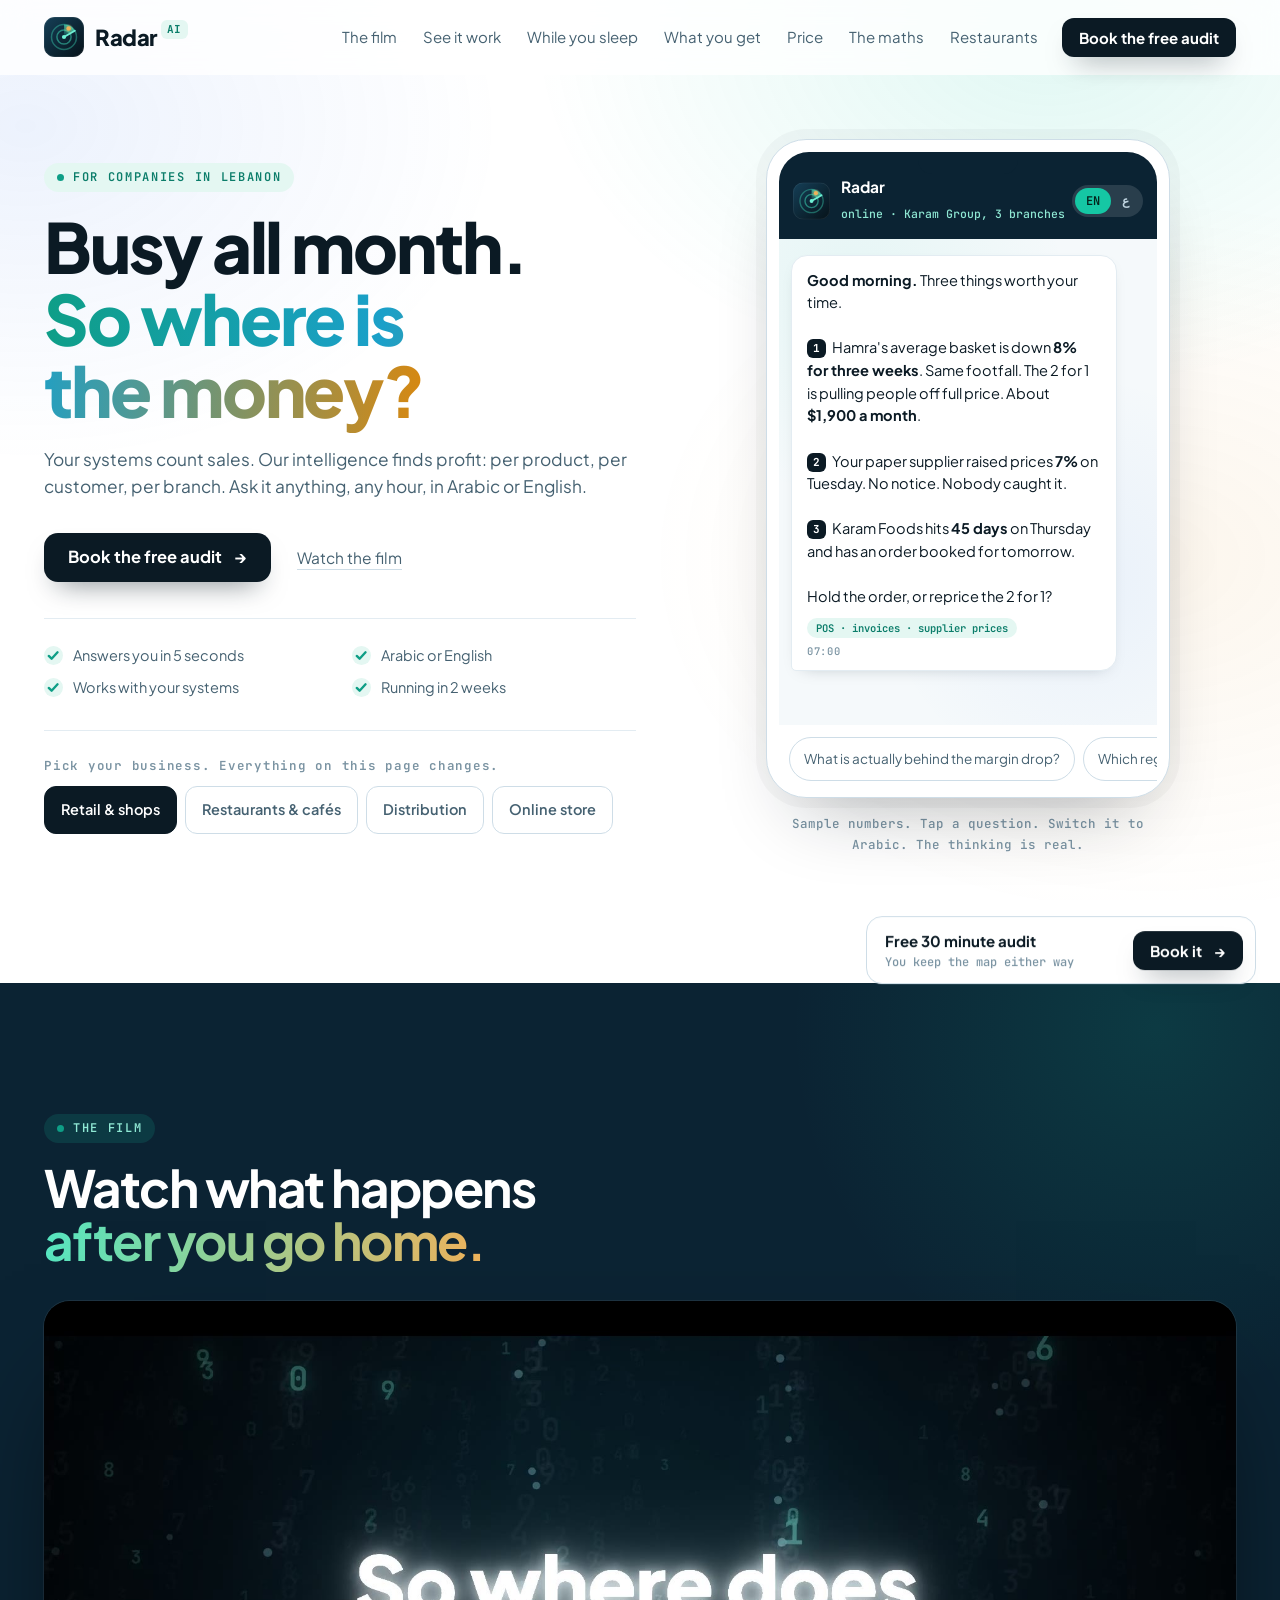
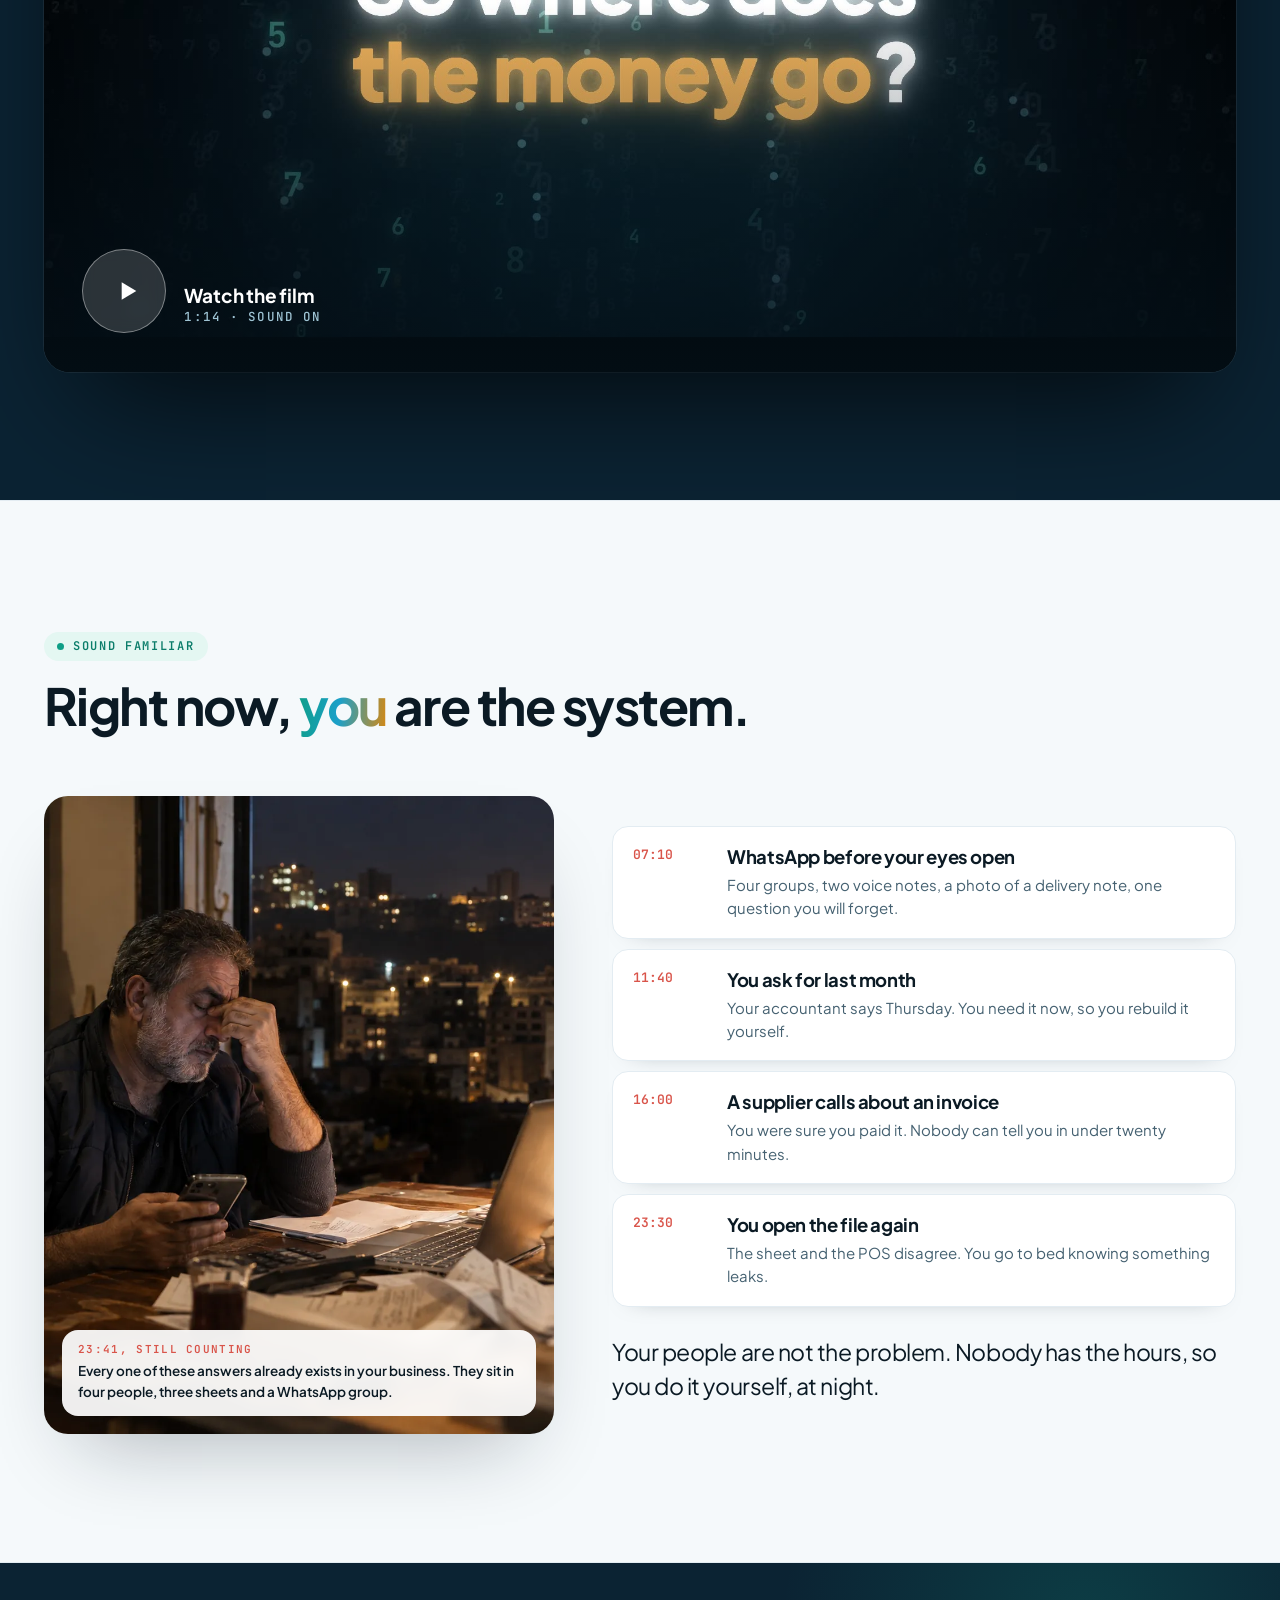
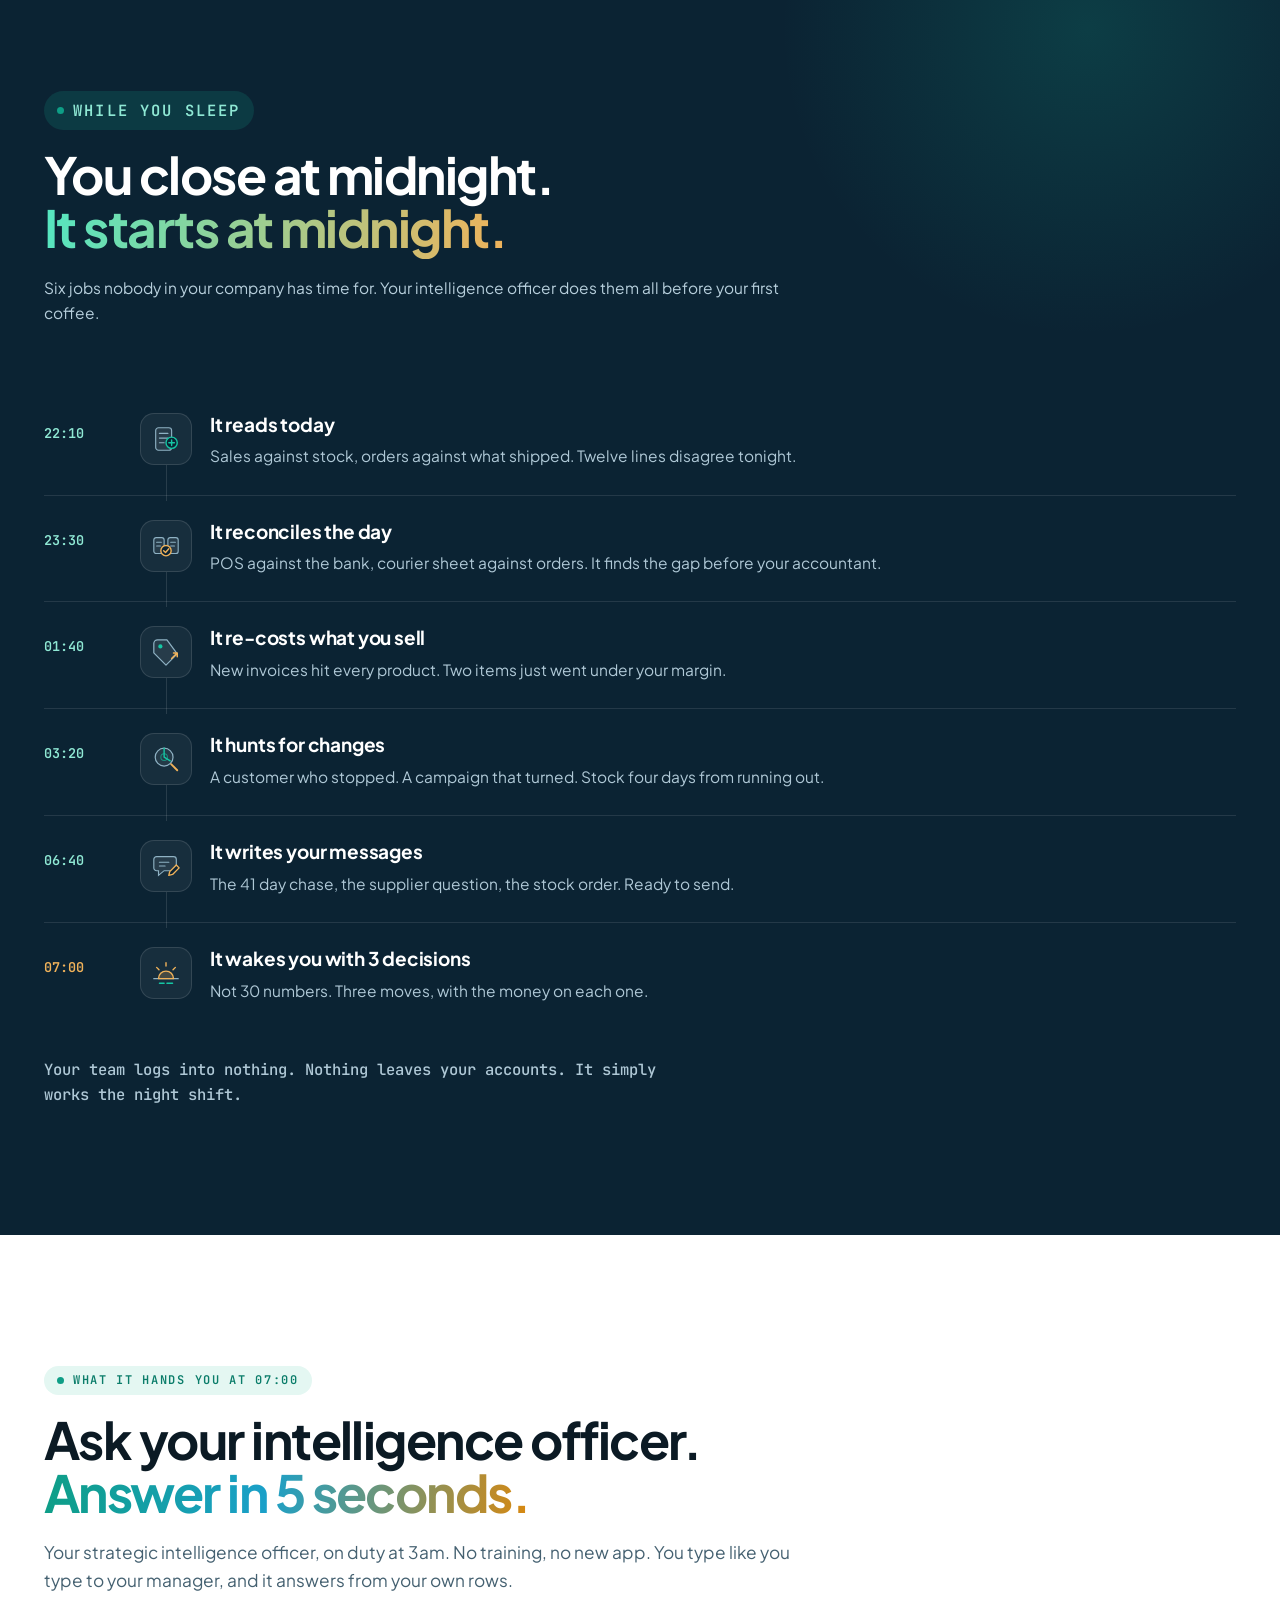
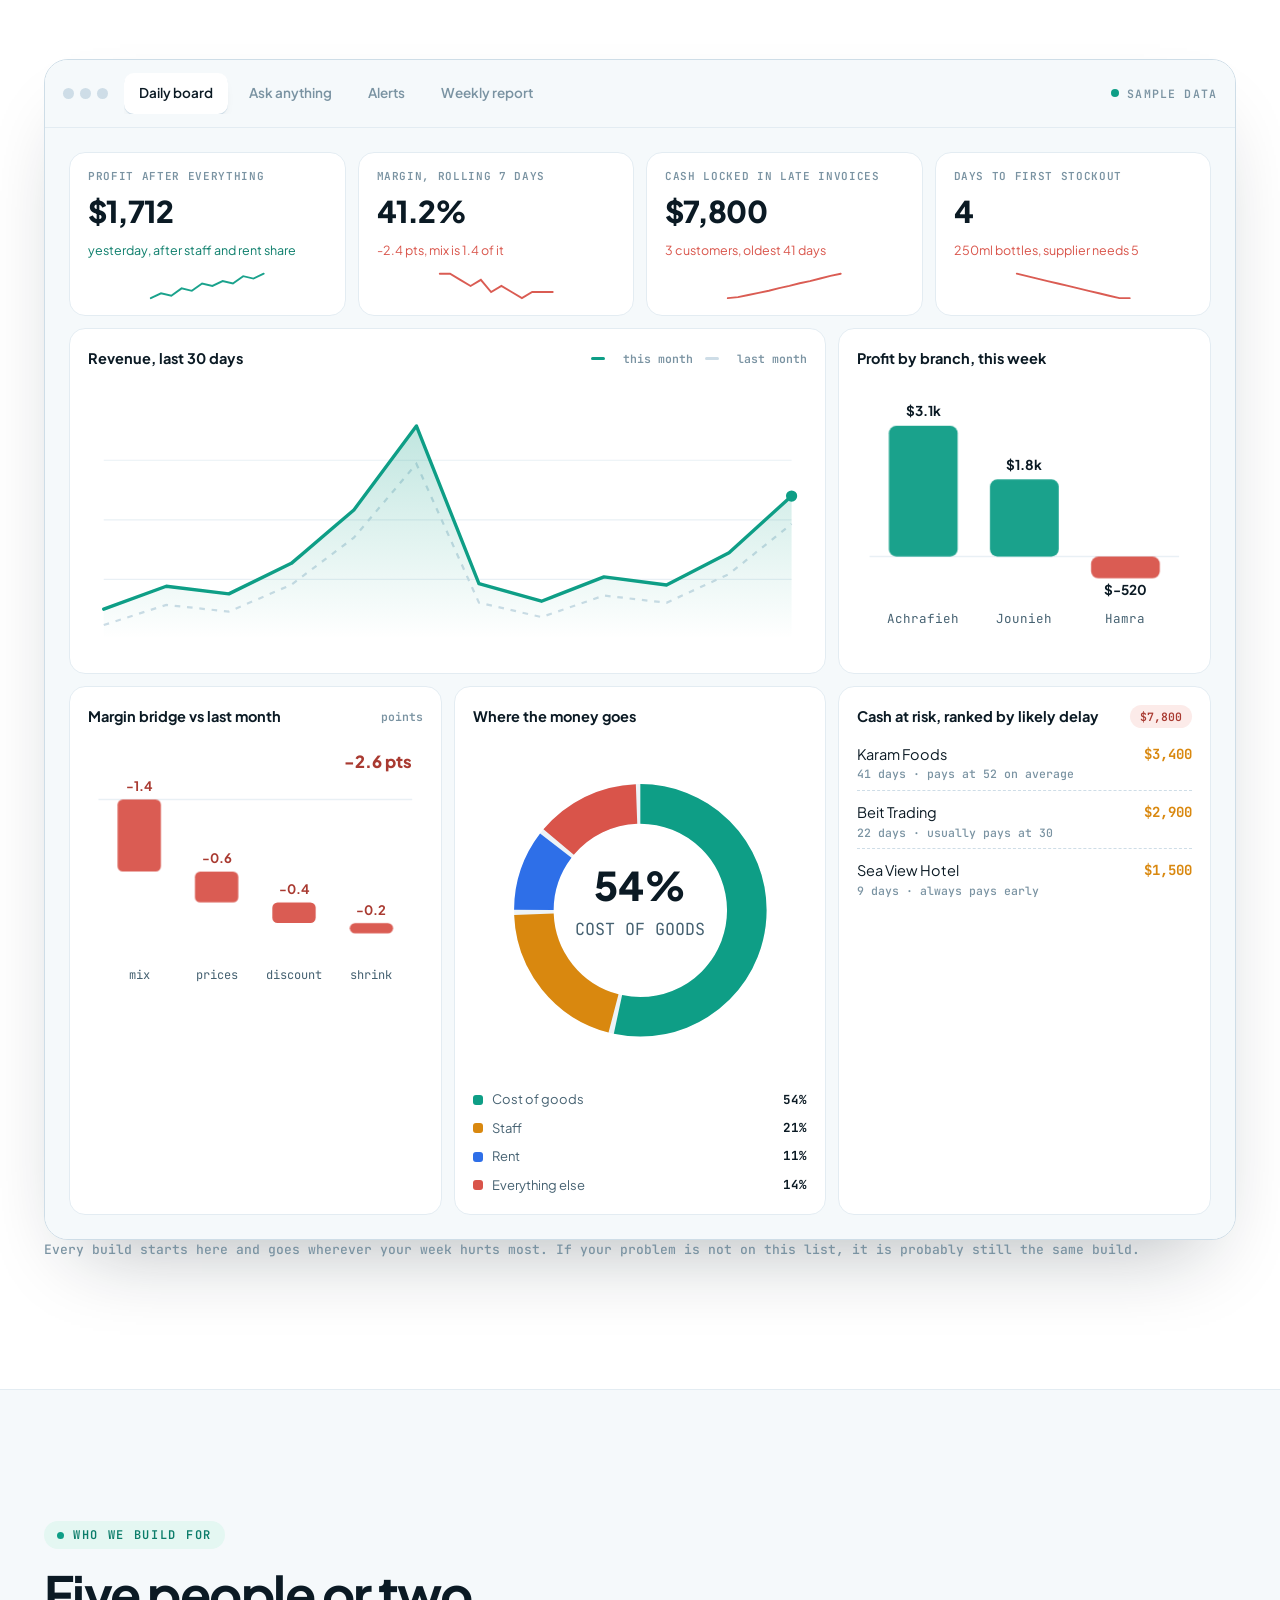
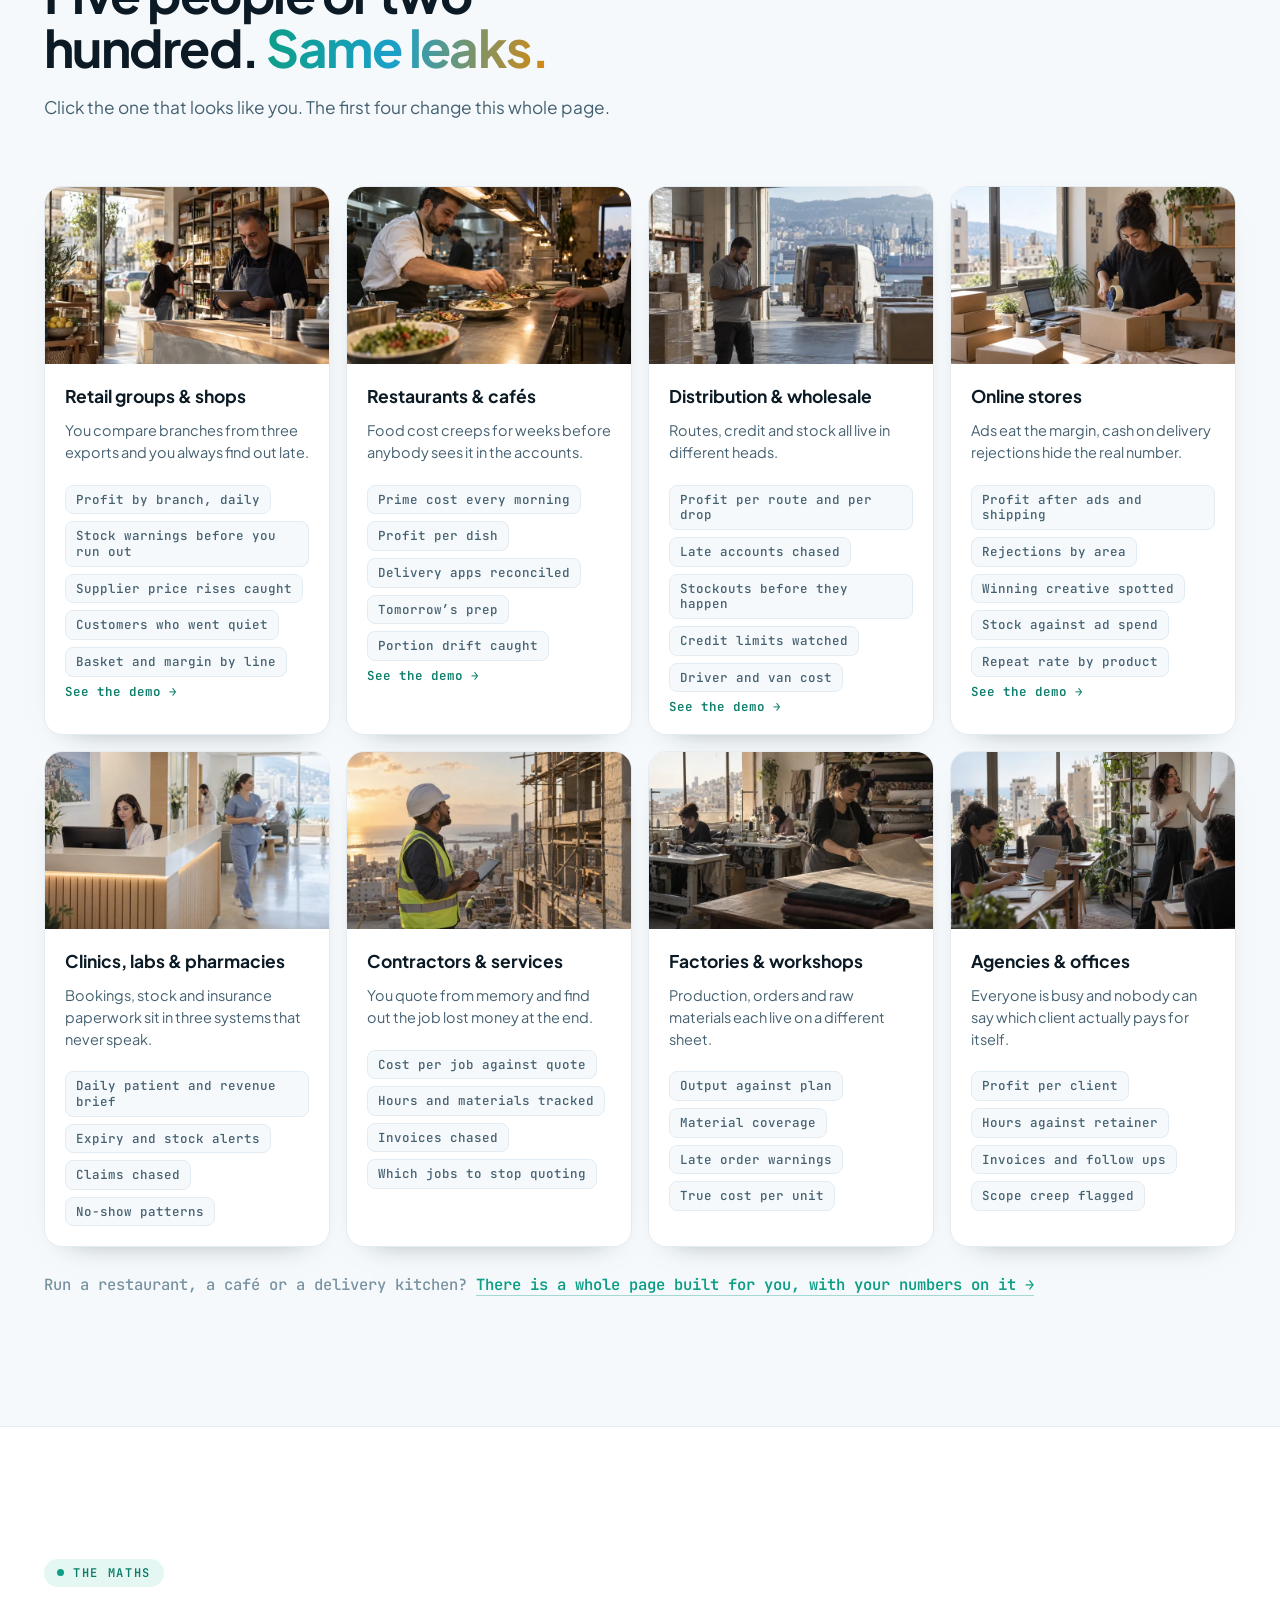
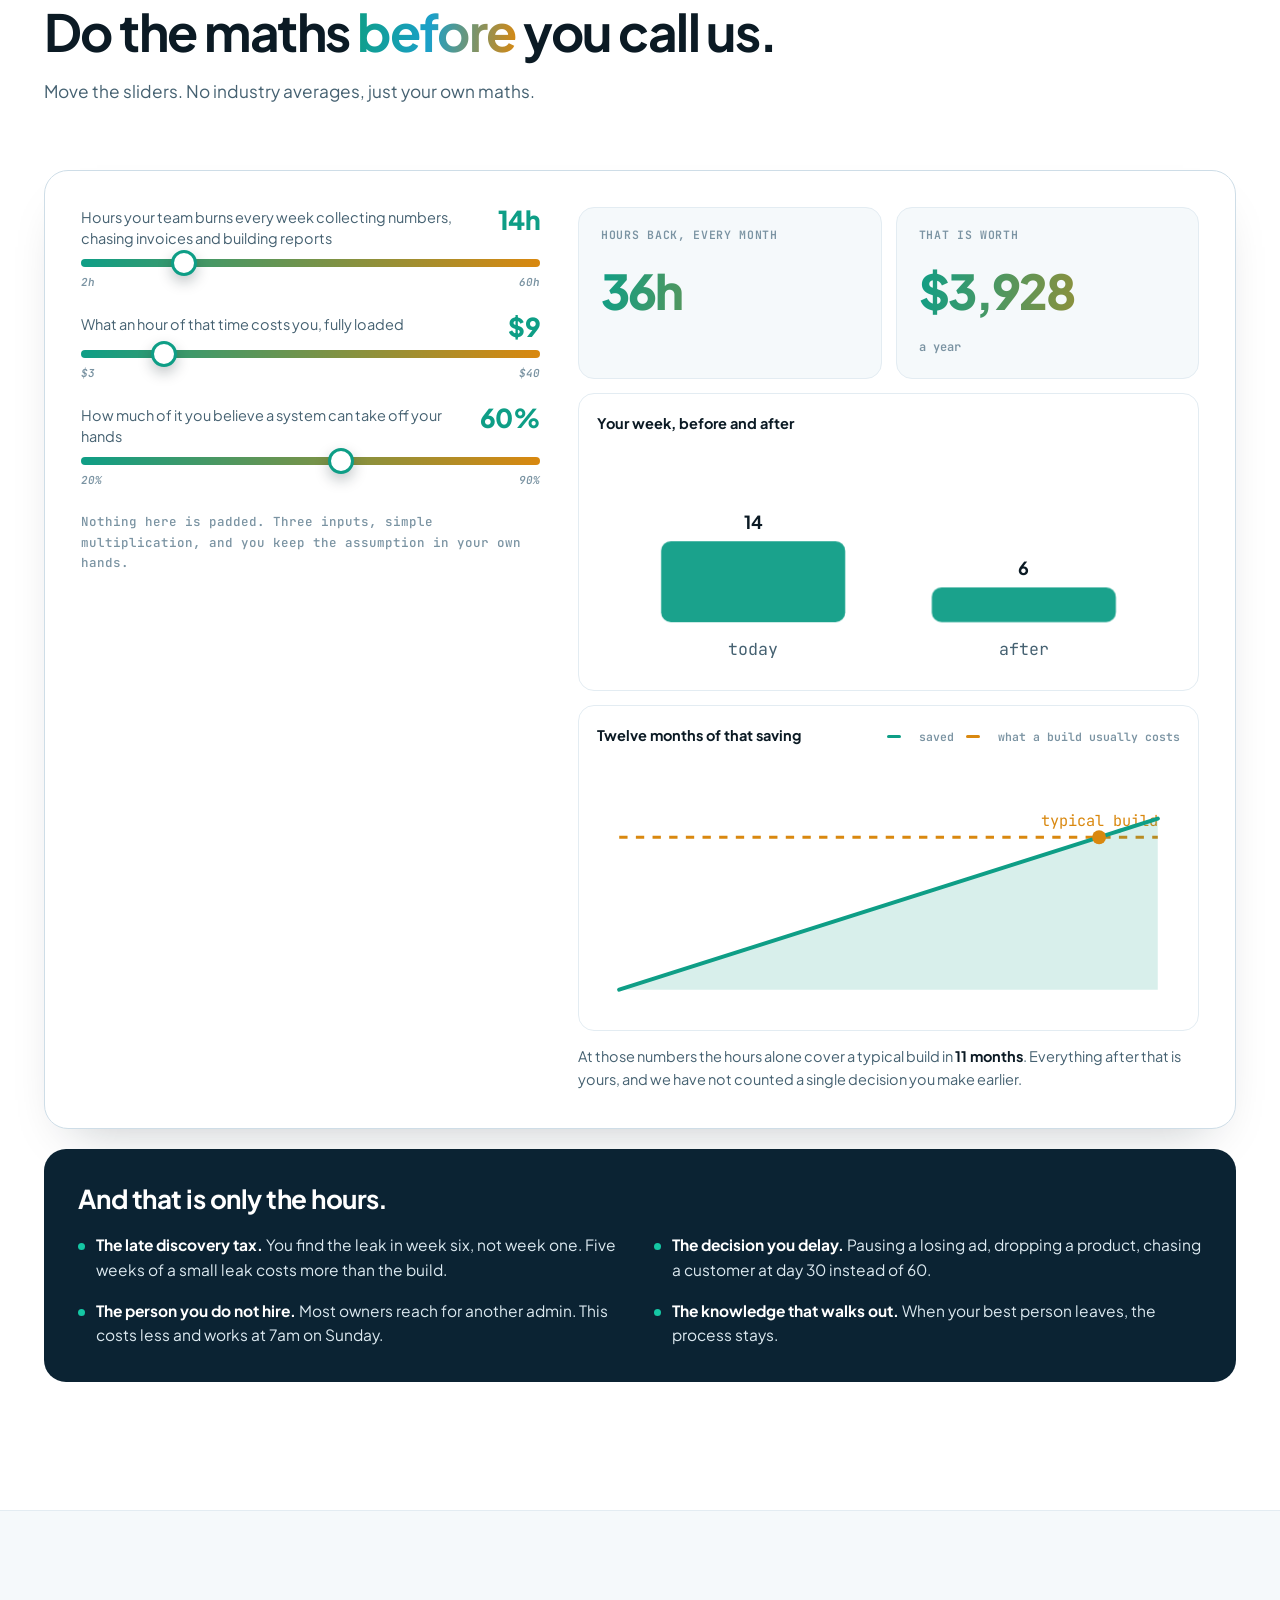
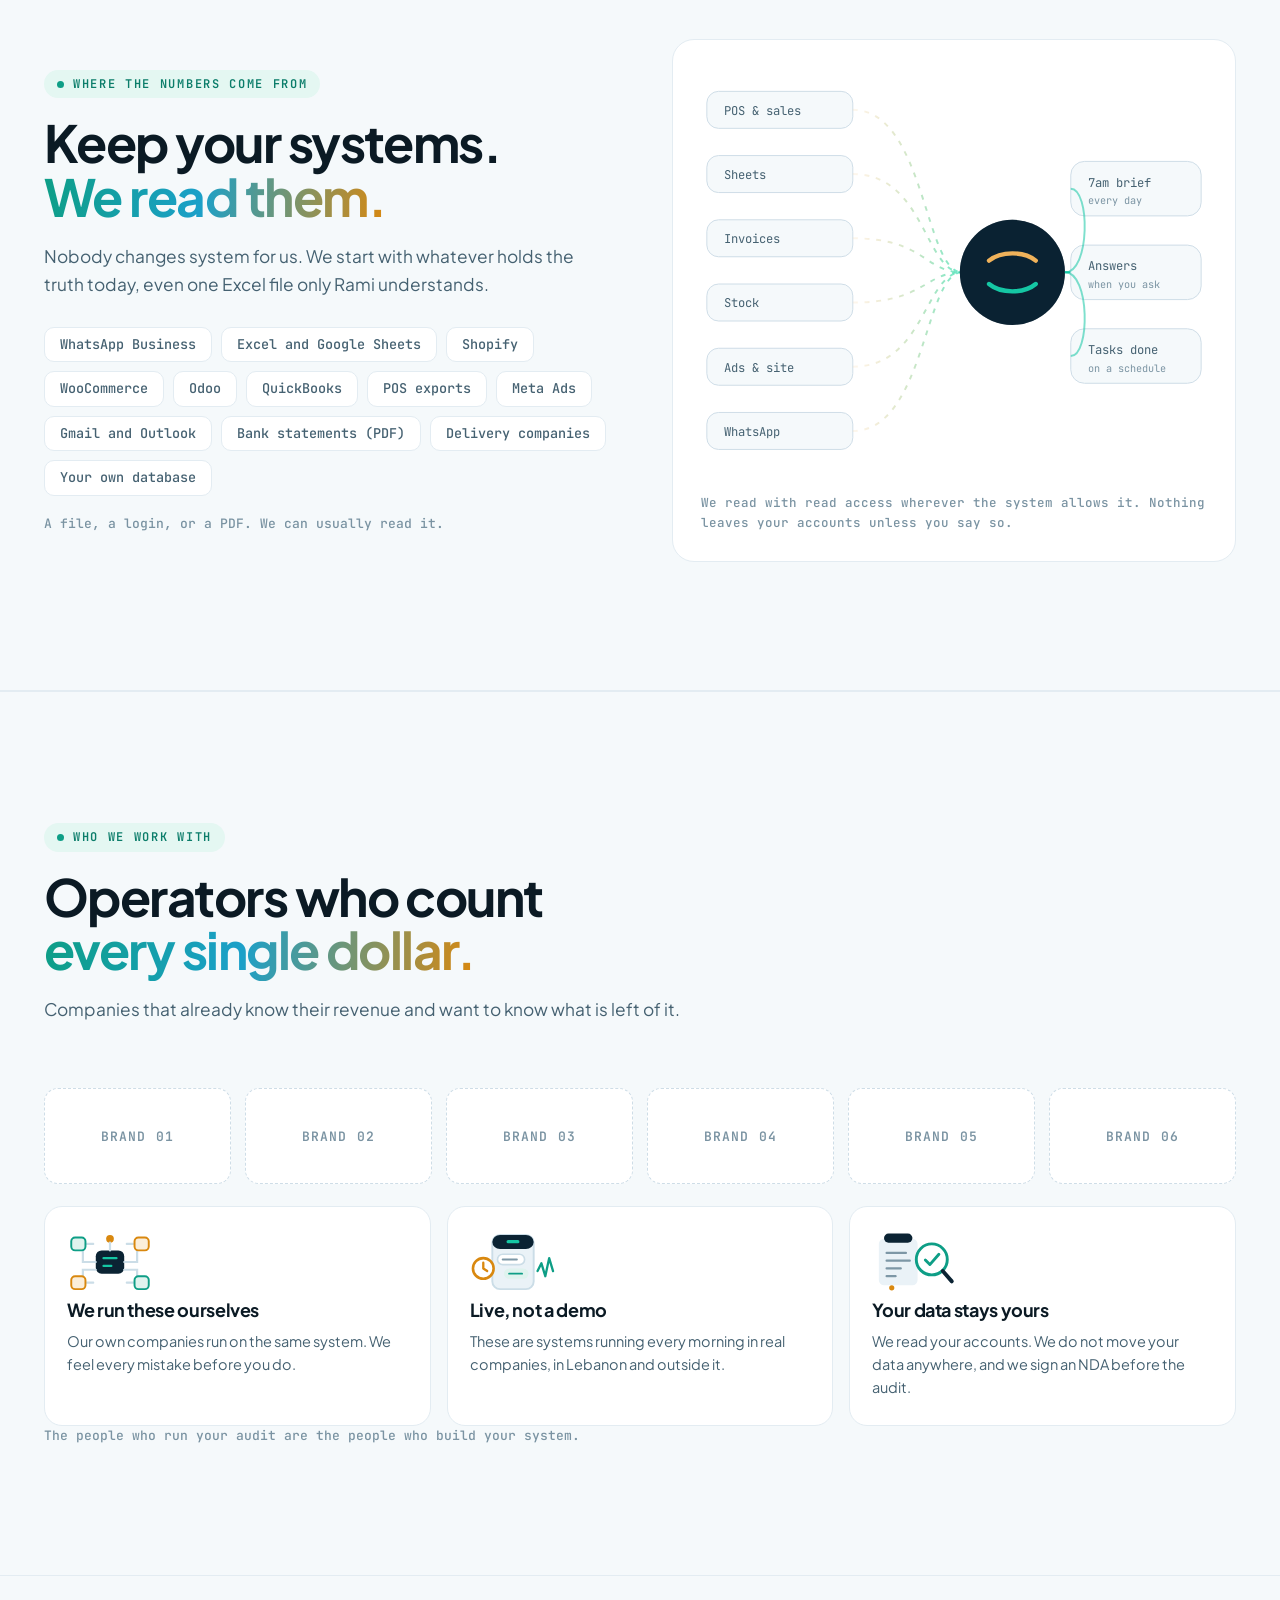
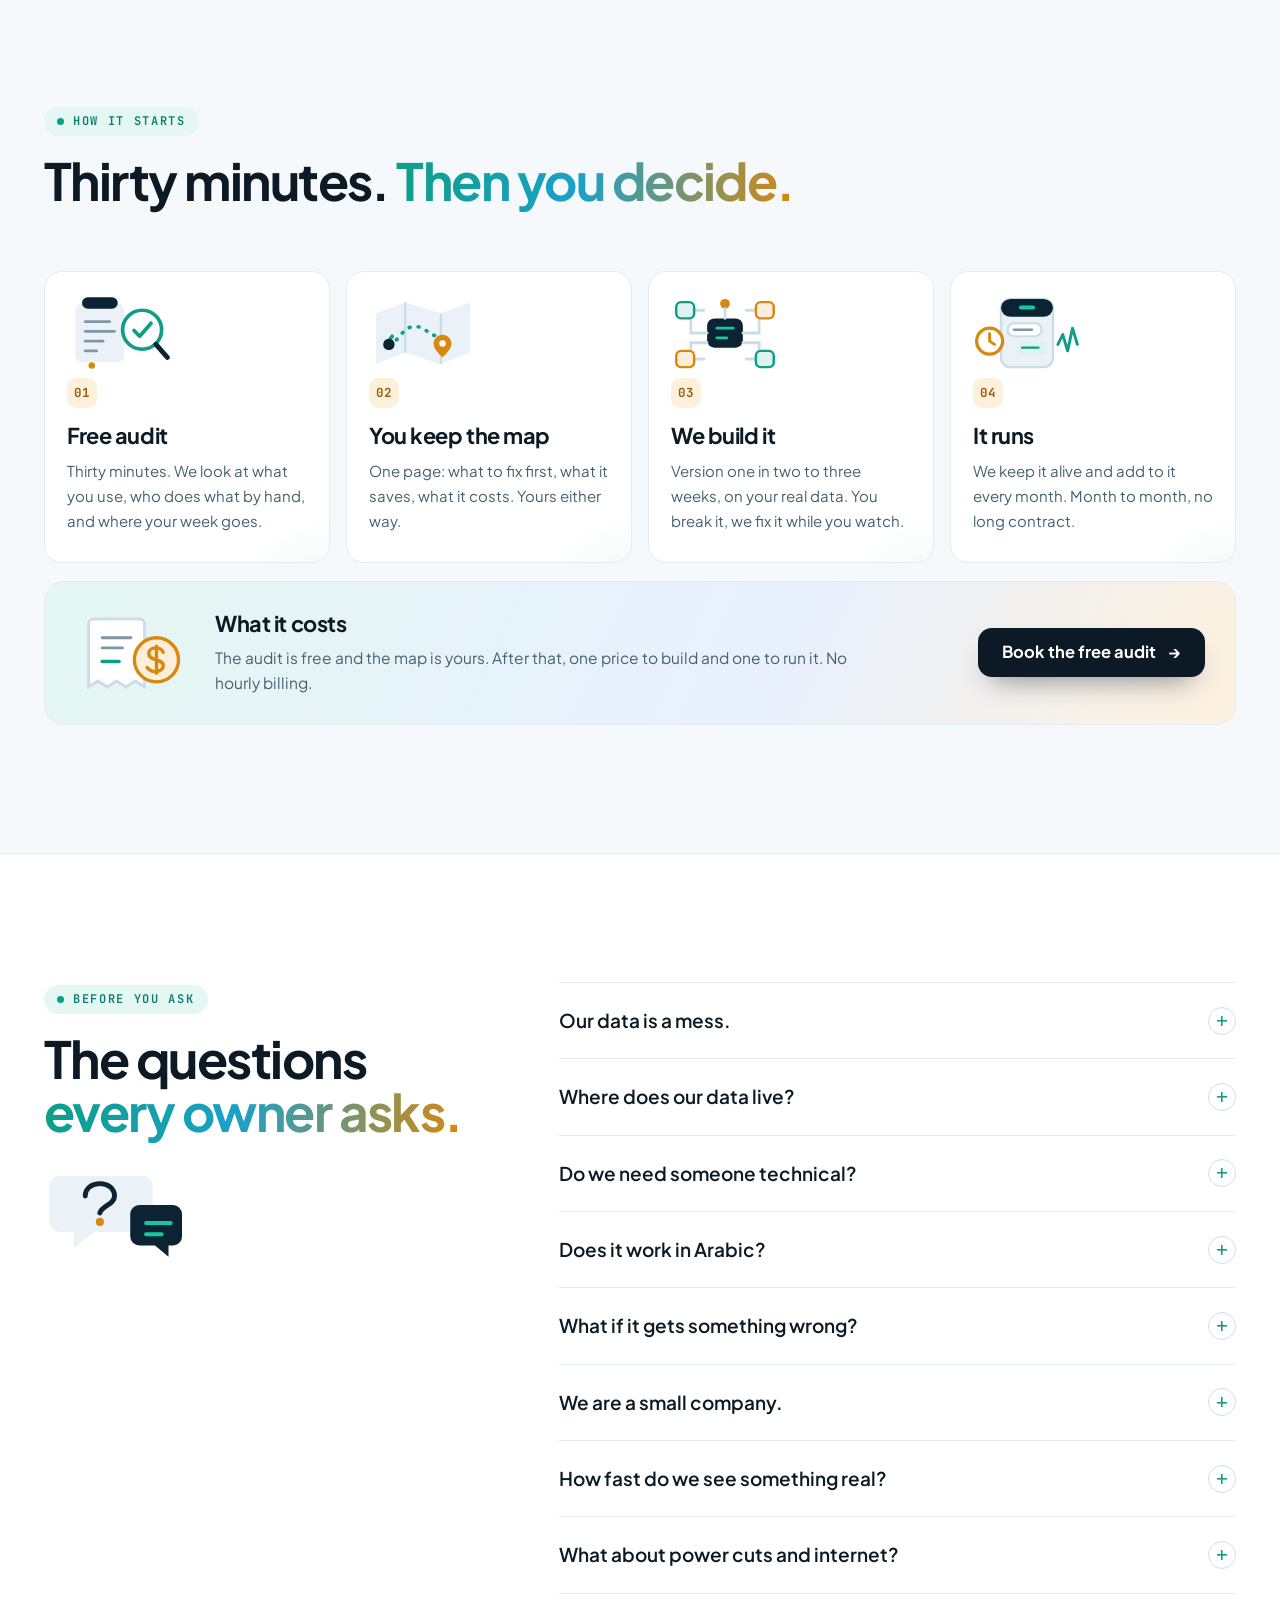
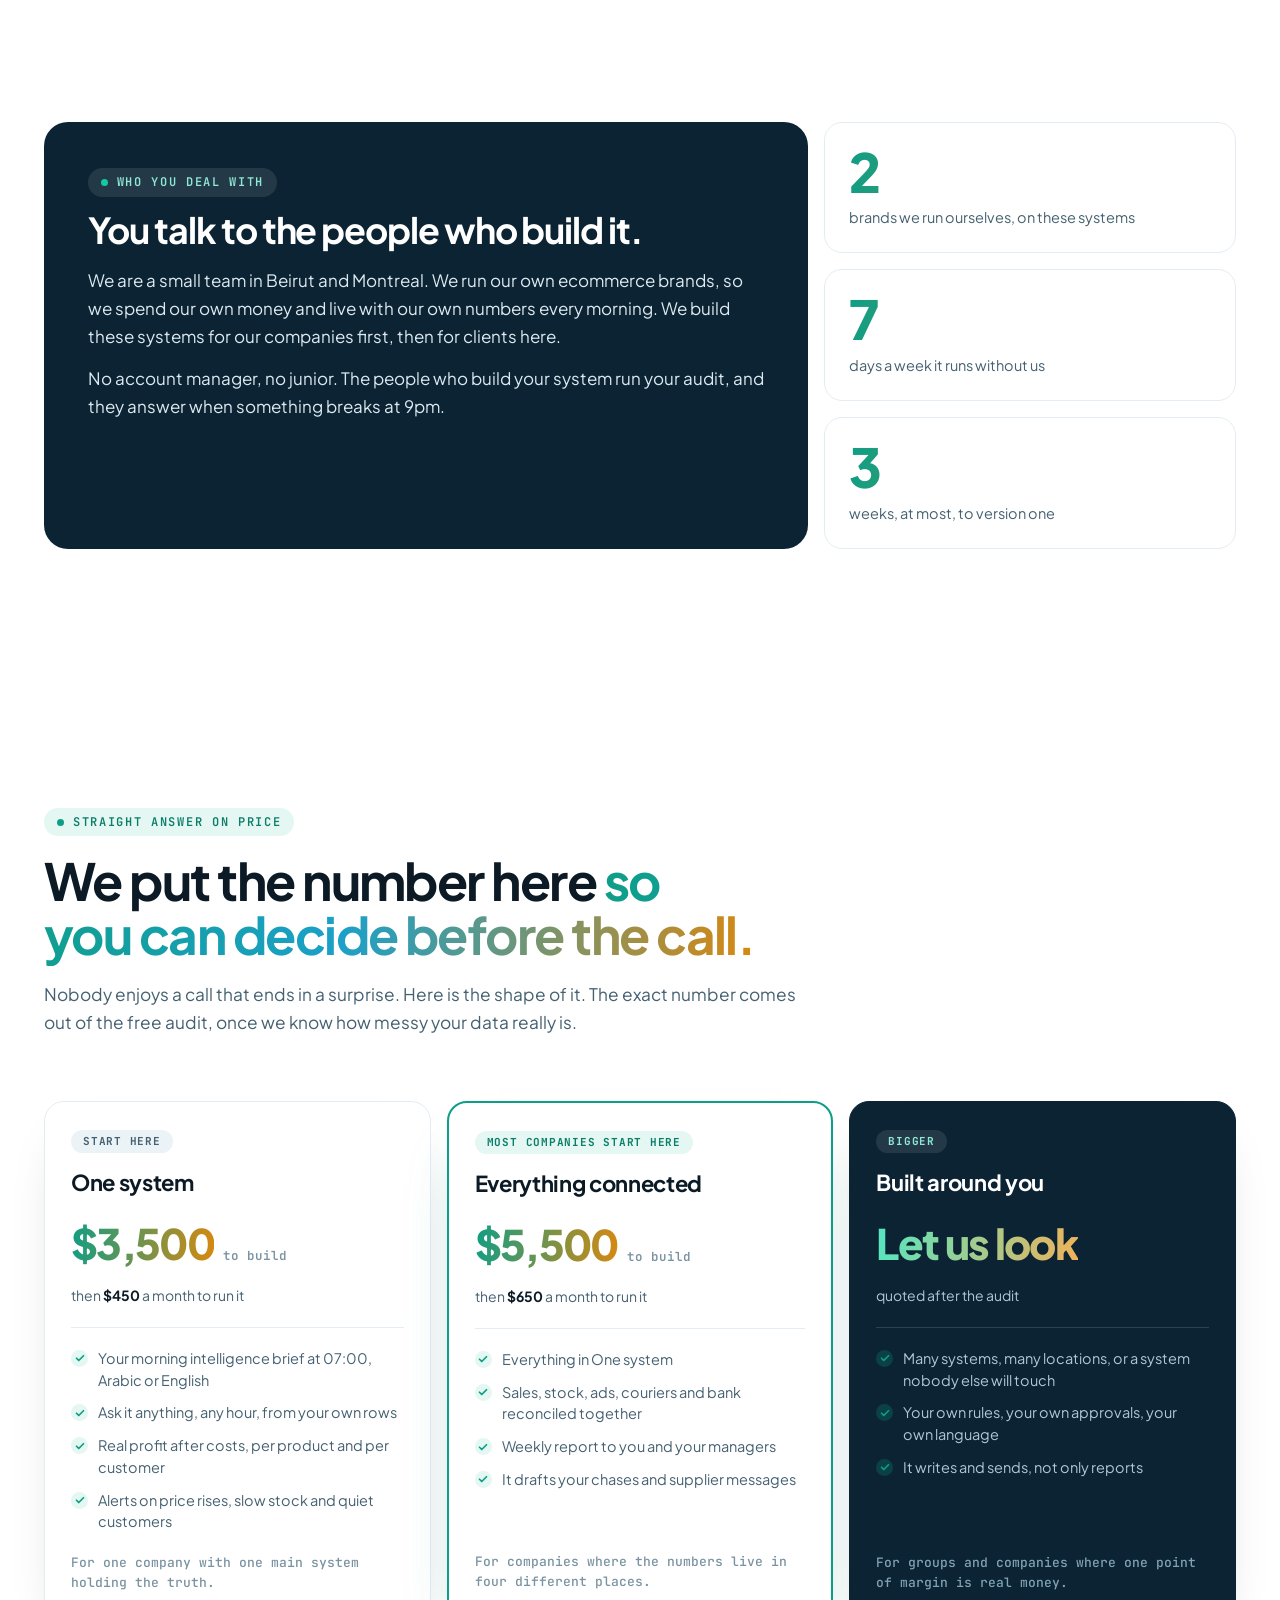
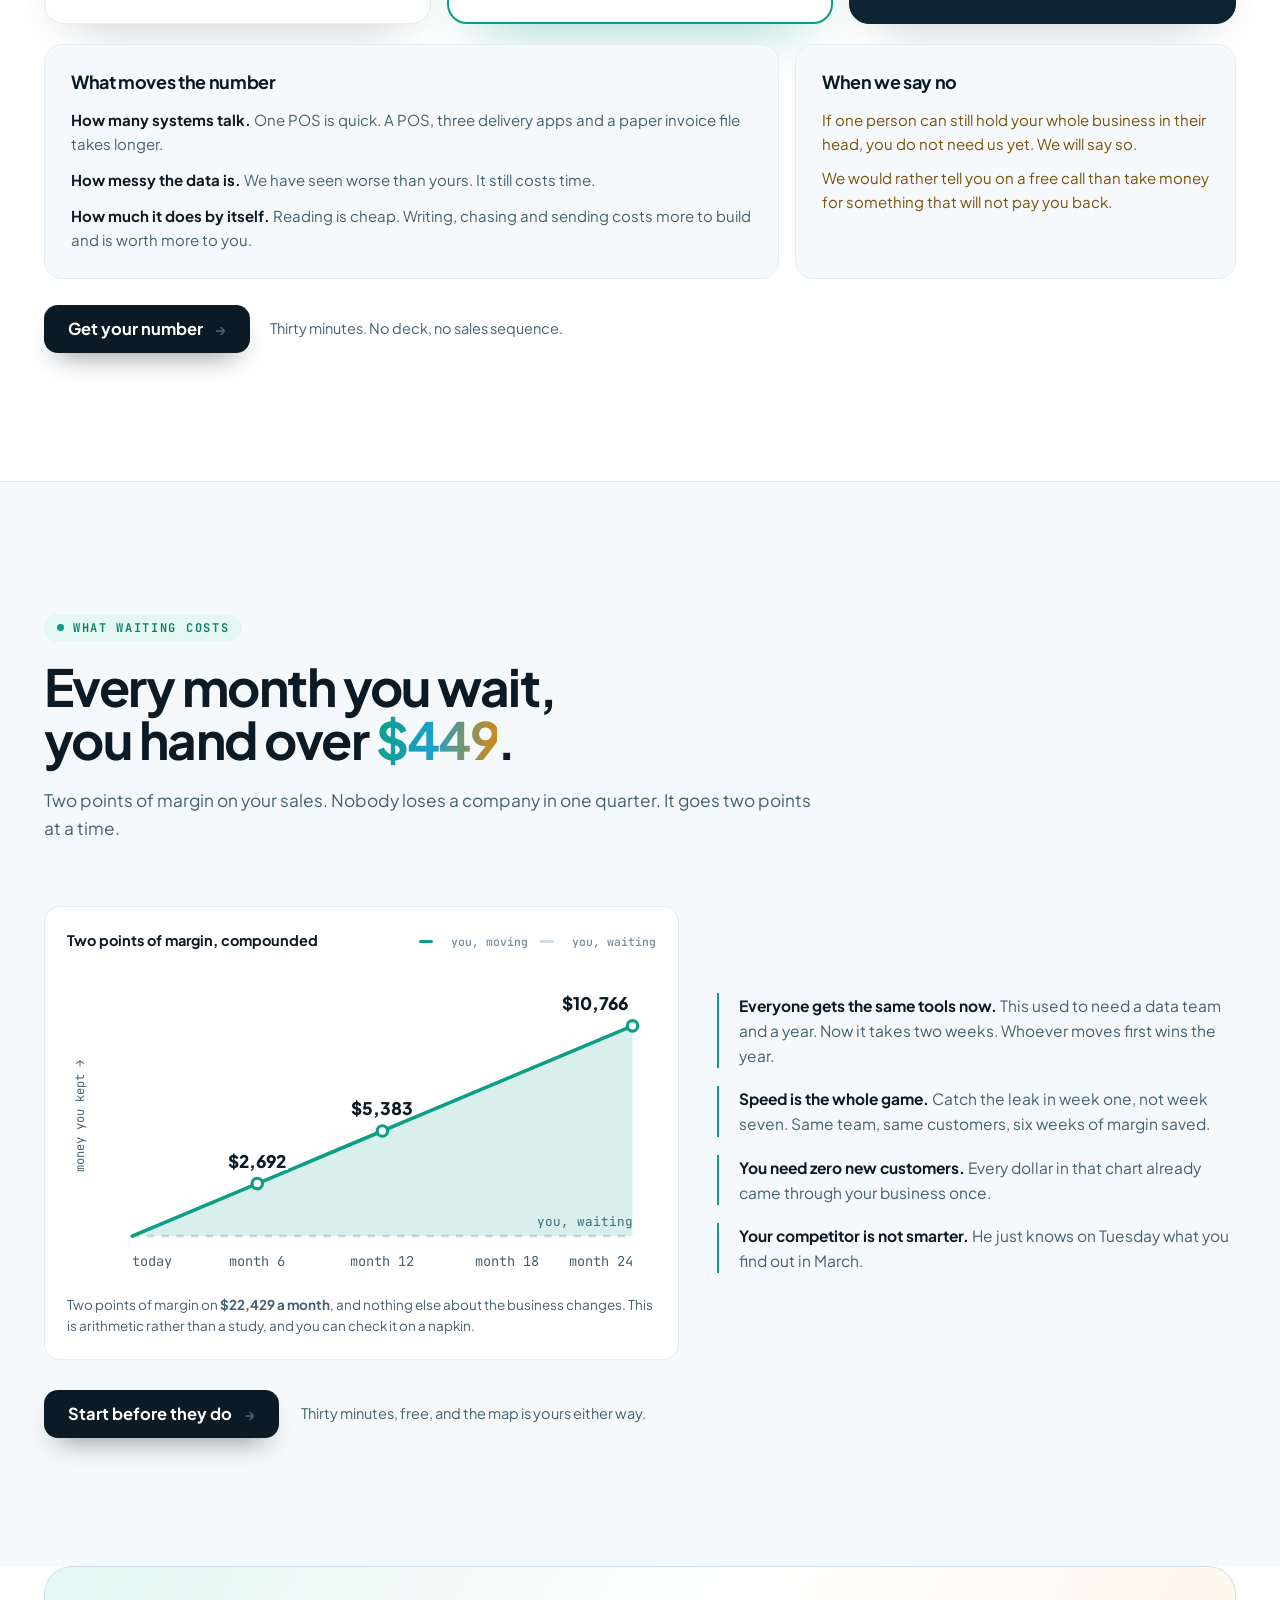
<file: index-v1.html>
<!doctype html>
<html lang="en">
<head>
<meta charset="utf-8">
<meta name="viewport" content="width=device-width, initial-scale=1, viewport-fit=cover">
<title>Radar AI · Busy all month. So where is the money?</title>
<meta name="description" content="Your systems count sales. Radar finds profit: per product, per customer, per branch. Ask it anything in Arabic or English. Built for companies in Lebanon. Free 30 minute audit.">
<meta name="theme-color" content="#FFFFFF">
<meta property="og:type" content="website">
<meta property="og:title" content="Busy all month. So where is the money?">
<meta property="og:description" content="An AI operator built around your systems. One message at 7am, answers in Arabic or English, and the repetitive work off your team.">
<meta property="og:image" content="img/share-card.jpg">
<meta name="twitter:card" content="summary_large_image">
<link rel="icon" href="data:image/svg+xml,%3Csvg xmlns=%22http://www.w3.org/2000/svg%22 viewBox=%220 0 48 48%22 width=%2248%22 height=%2248%22%3E %3Cdefs%3E  %3ClinearGradient id=%22rb%22 x1=%220%22 y1=%220%22 x2=%221%22 y2=%221%22%3E%3Cstop offset=%220%22 stop-color=%22%23153F57%22/%3E%3Cstop offset=%221%22 stop-color=%22%23061219%22/%3E%3C/linearGradient%3E  %3ClinearGradient id=%22rs%22 x1=%220%22 y1=%221%22 x2=%22.7%22 y2=%220%22%3E%3Cstop offset=%220%22 stop-color=%22%233FE0BE%22 stop-opacity=%22.05%22/%3E%3Cstop offset=%221%22 stop-color=%22%233FE0BE%22 stop-opacity=%22.95%22/%3E%3C/linearGradient%3E  %3CradialGradient id=%22rg%22 cx=%22.5%22 cy=%22.5%22 r=%22.5%22%3E%3Cstop offset=%220%22 stop-color=%22%23F0B25A%22 stop-opacity=%22.55%22/%3E%3Cstop offset=%221%22 stop-color=%22%23F0B25A%22 stop-opacity=%220%22/%3E%3C/radialGradient%3E %3C/defs%3E %3Crect width=%2248%22 height=%2248%22 rx=%2213%22 fill=%22url%28%23rb%29%22/%3E %3Crect x=%22.5%22 y=%22.5%22 width=%2247%22 height=%2247%22 rx=%2212.5%22 fill=%22none%22 stroke=%22%23fff%22 stroke-opacity=%22.09%22/%3E %3Ccircle cx=%2224%22 cy=%2224%22 r=%2215%22 fill=%22none%22 stroke=%22%233FE0BE%22 stroke-opacity=%22.38%22 stroke-width=%221.8%22/%3E %3Ccircle cx=%2224%22 cy=%2224%22 r=%228.5%22 fill=%22none%22 stroke=%22%233FE0BE%22 stroke-opacity=%22.5%22 stroke-width=%221.8%22/%3E %3Cpath d=%22M24 24 L24 9 A15 15 0 0 1 36.99 16.5 Z%22 fill=%22url%28%23rs%29%22/%3E %3Cpath d=%22M24 24 L36.99 16.5%22 stroke=%22%236FF0D4%22 stroke-width=%222.2%22 stroke-linecap=%22round%22/%3E %3Ccircle cx=%2224%22 cy=%2224%22 r=%222.5%22 fill=%22%236FF0D4%22/%3E %3Ccircle cx=%2229.6%22 cy=%2213.9%22 r=%226%22 fill=%22url%28%23rg%29%22/%3E %3Ccircle cx=%2229.6%22 cy=%2213.9%22 r=%222.7%22 fill=%22%23F0B25A%22/%3E%3C/svg%3E">
<link rel="preconnect" href="https://fonts.googleapis.com">
<link rel="preconnect" href="https://fonts.gstatic.com" crossorigin>
<link rel="stylesheet" href="https://fonts.googleapis.com/css2?family=IBM+Plex+Sans+Arabic:wght@400;500;600&family=JetBrains+Mono:wght@400;500&family=Plus+Jakarta+Sans:wght@400;500;600;700;800&display=swap">
<link rel="stylesheet" href="styles.css">
</head>
<body>

<!-- illustration sprite. Drawn here, used with <svg class="ill"><use href="#i-..."/></svg> -->
<svg width="0" height="0" style="position:absolute" aria-hidden="true" focusable="false">
  <defs>
    <linearGradient id="rmBg" x1="0" y1="0" x2="1" y2="1"><stop offset="0" stop-color="#153F57"/><stop offset="1" stop-color="#061219"/></linearGradient>
    <linearGradient id="rmSw" x1="0" y1="1" x2=".7" y2="0"><stop offset="0" stop-color="#3FE0BE" stop-opacity=".05"/><stop offset="1" stop-color="#3FE0BE" stop-opacity=".95"/></linearGradient>
    <radialGradient id="rmGl" cx=".5" cy=".5" r=".5"><stop offset="0" stop-color="#F0B25A" stop-opacity=".55"/><stop offset="1" stop-color="#F0B25A" stop-opacity="0"/></radialGradient>
    <symbol id="radar-mark" viewBox="0 0 48 48">
      <rect width="48" height="48" rx="13" fill="url(#rmBg)"/>
      <rect x=".5" y=".5" width="47" height="47" rx="12.5" fill="none" stroke="#fff" stroke-opacity=".09"/>
      <circle cx="24" cy="24" r="15" fill="none" stroke="#3FE0BE" stroke-opacity=".38" stroke-width="1.8"/>
      <circle cx="24" cy="24" r="8.5" fill="none" stroke="#3FE0BE" stroke-opacity=".5" stroke-width="1.8"/>
      <path d="M24 24 L24 9 A15 15 0 0 1 36.99 16.5 Z" fill="url(#rmSw)"/>
      <path d="M24 24 L36.99 16.5" stroke="#6FF0D4" stroke-width="2.2" stroke-linecap="round"/>
      <circle cx="24" cy="24" r="2.5" fill="#6FF0D4"/>
      <circle cx="29.6" cy="13.9" r="6" fill="url(#rmGl)"/>
      <circle cx="29.6" cy="13.9" r="2.7" fill="#F0B25A"/>
    </symbol>
    <symbol id="i-audit" viewBox="0 0 132 96">
      <rect x="10" y="12" width="60" height="72" rx="8" fill="#EAF2F7"/>
      <rect x="18" y="4" width="44" height="14" rx="7" fill="#0B2333"/>
      <path d="M22 34h30M22 46h36M22 58h22" stroke="#7D97A6" stroke-width="3.4" stroke-linecap="round"/>
      <path d="M22 70h14" stroke="#7D97A6" stroke-width="3.4" stroke-linecap="round"/>
      <circle cx="92" cy="44" r="24" fill="#fff" stroke="#0E9E86" stroke-width="4.5"/>
      <path d="M82 45l7 7 14-16" stroke="#0E9E86" stroke-width="4.5" fill="none" stroke-linecap="round" stroke-linejoin="round"/>
      <path d="M109 62l14 16" stroke="#0B2333" stroke-width="6" stroke-linecap="round"/>
      <circle cx="30" cy="88" r="4" fill="#D9880F"/>
    </symbol>
    <symbol id="i-map" viewBox="0 0 132 96">
      <path d="M8 24l36-14 44 14 36-14v62l-36 14-44-14-36 14z" fill="#EAF2F7"/>
      <path d="M44 10v62M88 24v62" stroke="#CBDDE7" stroke-width="3"/>
      <path d="M24 62c14-4 16-22 32-22s18 16 34 10" stroke="#0E9E86" stroke-width="4.5" fill="none" stroke-linecap="round" stroke-dasharray="1 10"/>
      <path d="M24 62c0-6 4-10 4-10" stroke="#0E9E86" stroke-width="4.5" stroke-linecap="round"/>
      <circle cx="24" cy="62" r="7" fill="#0B2333"/>
      <path d="M90 50c6 0 11 5 11 11 0 8-11 17-11 17s-11-9-11-17c0-6 5-11 11-11z" fill="#D9880F"/>
      <circle cx="90" cy="61" r="4" fill="#fff"/>
    </symbol>
    <symbol id="i-build" viewBox="0 0 132 96">
      <rect x="44" y="30" width="44" height="36" rx="9" fill="#0B2333"/>
      <path d="M56 42h20M56 54h12" stroke="#15C7A4" stroke-width="3.6" stroke-linecap="round"/>
      <path d="M44 48H24V20h16M88 48h20V20H92M44 60H24v20h16M88 60h20v20H92" stroke="#CBDDE7" stroke-width="3.4" fill="none" stroke-linecap="round"/>
      <rect x="6" y="10" width="22" height="20" rx="6" fill="#DFF3EE" stroke="#0E9E86" stroke-width="3"/>
      <rect x="104" y="10" width="22" height="20" rx="6" fill="#FBEEDA" stroke="#D9880F" stroke-width="3"/>
      <rect x="6" y="70" width="22" height="20" rx="6" fill="#FBEEDA" stroke="#D9880F" stroke-width="3"/>
      <rect x="104" y="70" width="22" height="20" rx="6" fill="#DFF3EE" stroke="#0E9E86" stroke-width="3"/>
      <circle cx="66" cy="12" r="6" fill="#D9880F"/>
      <path d="M66 18v12" stroke="#CBDDE7" stroke-width="3.4" stroke-linecap="round"/>
    </symbol>
    <symbol id="i-runs" viewBox="0 0 132 96">
      <rect x="34" y="6" width="64" height="84" rx="12" fill="#EAF2F7" stroke="#CBDDE7" stroke-width="3"/>
      <rect x="34" y="6" width="64" height="22" rx="12" fill="#0B2333"/>
      <rect x="56" y="14" width="20" height="5" rx="2.5" fill="#15C7A4"/>
      <rect x="42" y="36" width="42" height="16" rx="8" fill="#fff" stroke="#CBDDE7" stroke-width="2.6"/>
      <path d="M50 44h22" stroke="#7D97A6" stroke-width="3" stroke-linecap="round"/>
      <rect x="52" y="58" width="38" height="16" rx="8" fill="#DFF3EE"/>
      <path d="M60 66h20" stroke="#0E9E86" stroke-width="3" stroke-linecap="round"/>
      <circle cx="20" cy="58" r="16" fill="#fff" stroke="#D9880F" stroke-width="4"/>
      <path d="M20 49v9l6 4" stroke="#D9880F" stroke-width="3.6" fill="none" stroke-linecap="round" stroke-linejoin="round"/>
      <path d="M104 62l6-12 6 20 6-28 6 20" stroke="#0E9E86" stroke-width="3.6" fill="none" stroke-linecap="round" stroke-linejoin="round"/>
    </symbol>
    <symbol id="i-ask" viewBox="0 0 132 96">
      <path d="M14 14h72a10 10 0 0110 10v30a10 10 0 01-10 10H44L26 78V64H14A10 10 0 014 54V24a10 10 0 0110-10z" fill="#EAF2F7"/>
      <path d="M36 32c0-7 6-11 13-11s13 4 13 11c0 8-11 8-13 15" stroke="#0B2333" stroke-width="4.4" fill="none" stroke-linecap="round"/>
      <circle cx="49" cy="55" r="3.6" fill="#D9880F"/>
      <path d="M84 40h30a8 8 0 018 8v20a8 8 0 01-8 8h-4v10l-12-10H84a8 8 0 01-8-8V48a8 8 0 018-8z" fill="#0B2333"/>
      <path d="M90 56h22M90 66h14" stroke="#15C7A4" stroke-width="3.4" stroke-linecap="round"/>
    </symbol>
    <symbol id="i-cost" viewBox="0 0 132 96">
      <path d="M22 8h54a6 6 0 016 6v74l-11-7-11 7-11-7-11 7-11-7-11 7V14a6 6 0 016-6z" fill="#fff" stroke="#CBDDE7" stroke-width="3.4"/>
      <path d="M32 30h34M32 42h24" stroke="#7D97A6" stroke-width="3.4" stroke-linecap="round"/>
      <path d="M32 58h20" stroke="#0E9E86" stroke-width="4" stroke-linecap="round"/>
      <circle cx="96" cy="56" r="26" fill="#FBEEDA" stroke="#D9880F" stroke-width="4"/>
      <path d="M96 40v32M104 47c-2-4-6-5-9-5-5 0-8 3-8 7 0 9 17 5 17 14 0 4-4 7-9 7-4 0-8-2-10-5" stroke="#D9880F" stroke-width="4" fill="none" stroke-linecap="round"/>
    </symbol>
    <symbol id="i-n-read" viewBox="0 0 64 64">
      <rect x="10" y="8" width="34" height="48" rx="6" fill="rgba(255,255,255,.07)" stroke="#8FB2C4" stroke-width="2.4"/>
      <path d="M18 20h18M18 30h18M18 40h10" stroke="#8FB2C4" stroke-width="2.6" stroke-linecap="round"/>
      <circle cx="44" cy="40" r="12" fill="#0B2333" stroke="#15C7A4" stroke-width="3"/>
      <path d="M38 40h12M44 34v12" stroke="#15C7A4" stroke-width="3" stroke-linecap="round"/>
    </symbol>
    <symbol id="i-n-match" viewBox="0 0 64 64">
      <rect x="6" y="14" width="22" height="34" rx="5" fill="rgba(255,255,255,.07)" stroke="#8FB2C4" stroke-width="2.4"/>
      <rect x="36" y="14" width="22" height="34" rx="5" fill="rgba(255,255,255,.07)" stroke="#8FB2C4" stroke-width="2.4"/>
      <path d="M12 24h10M12 32h8M42 24h10M42 32h8" stroke="#8FB2C4" stroke-width="2.4" stroke-linecap="round"/>
      <circle cx="32" cy="42" r="11" fill="#0B2333" stroke="#F0B25A" stroke-width="3"/>
      <path d="M27 42l4 4 7-8" stroke="#F0B25A" stroke-width="3" fill="none" stroke-linecap="round" stroke-linejoin="round"/>
    </symbol>
    <symbol id="i-n-price" viewBox="0 0 64 64">
      <path d="M34 6H14a8 8 0 0 0-8 8v20l26 26 24-24z" fill="rgba(255,255,255,.07)" stroke="#8FB2C4" stroke-width="2.6" stroke-linejoin="round"/>
      <circle cx="20" cy="20" r="4.5" fill="#15C7A4"/>
      <path d="M44 46l10-10M48 34h8v8" stroke="#F0B25A" stroke-width="3.2" fill="none" stroke-linecap="round" stroke-linejoin="round"/>
    </symbol>
    <symbol id="i-n-hunt" viewBox="0 0 64 64">
      <circle cx="28" cy="28" r="19" fill="rgba(255,255,255,.06)" stroke="#8FB2C4" stroke-width="2.6"/>
      <path d="M28 9v19l13 8" stroke="#15C7A4" stroke-width="3" fill="none" stroke-linecap="round" stroke-linejoin="round"/>
      <circle cx="28" cy="28" r="7" fill="none" stroke="#15C7A4" stroke-width="2.2" opacity=".6"/>
      <path d="M43 43l13 13" stroke="#F0B25A" stroke-width="4" stroke-linecap="round"/>
    </symbol>
    <symbol id="i-n-pen" viewBox="0 0 64 64">
      <path d="M8 12h36a6 6 0 0 1 6 6v18a6 6 0 0 1-6 6H24L12 52V42H8a6 6 0 0 1-6-6V18a6 6 0 0 1 6-6z" transform="translate(4,0)" fill="rgba(255,255,255,.07)" stroke="#8FB2C4" stroke-width="2.4"/>
      <path d="M18 24h20M18 32h12" stroke="#8FB2C4" stroke-width="2.6" stroke-linecap="round"/>
      <path d="M40 44l14-14 6 6-14 14-8 2z" fill="#0B2333" stroke="#F0B25A" stroke-width="3" stroke-linejoin="round"/>
    </symbol>
    <symbol id="i-n-sun" viewBox="0 0 64 64">
      <path d="M6 44h52" stroke="#8FB2C4" stroke-width="2.8" stroke-linecap="round"/>
      <path d="M16 44a16 16 0 0 1 32 0z" fill="rgba(240,178,90,.22)" stroke="#F0B25A" stroke-width="3" stroke-linejoin="round"/>
      <path d="M32 10v7M12 20l5 5M52 20l-5 5" stroke="#F0B25A" stroke-width="3" stroke-linecap="round"/>
      <path d="M18 54h10M34 54h12" stroke="#15C7A4" stroke-width="3" stroke-linecap="round"/>
    </symbol>
  </defs>
</svg>

<div class="glow" aria-hidden="true"></div>

<header class="nav">
  <div class="wrap nav__in">
    <a class="brand" href="#top">
      <span class="brand__mark" aria-hidden="true"><svg viewBox="0 0 48 48"><use href="#radar-mark"/></svg></span>
      <span class="brand__name">Radar<i class="brand__ai">AI</i></span>
    </a>
    <nav class="nav__links">
      <a href="#film">The film</a>
      <a href="#demo">See it work</a>
      <a href="#night">While you sleep</a>
      <a href="#screens">What you get</a>
      <a href="#pricing">Price</a>
      <a href="#maths">The maths</a>
      <a href="restaurants-v1.html">Restaurants</a>
    </nav>
    <a class="btn btn--sm" data-wa href="#audit">Book the free audit</a>
  </div>
</header>

<main id="top">

  <!-- HERO -->
  <section class="hero">
    <div class="wrap hero__in">
      <div class="hero__copy">
        <p class="kicker rv">For companies in Lebanon</p>
        <h1 class="rv">Busy all month. <em>So where is the money?</em></h1>
        <p class="lead rv">Your systems count sales. Our intelligence finds profit: per product, per customer, per branch. Ask it anything, any hour, in Arabic or English.</p>
        <div class="cta-row rv">
          <a class="btn" data-wa href="#audit">Book the free audit <span class="arr" aria-hidden="true">→</span></a>
          <a class="tlink" href="#film">Watch the film</a>
        </div>
        <ul class="ticks rv">
          <li>Answers you in 5 seconds</li>
          <li>Arabic or English</li>
          <li>Works with your systems</li>
          <li>Running in 2 weeks</li>
        </ul>

        <div class="pick rv" id="pick">
          <p class="pick__lab">Pick your business. Everything on this page changes.</p>
          <div class="pick__row" role="tablist" aria-label="Business type">
            <button class="pick__btn is-on" role="tab" data-ind="retail" aria-selected="true">Retail &amp; shops</button>
            <button class="pick__btn" role="tab" data-ind="resto" aria-selected="false">Restaurants &amp; cafés</button>
            <button class="pick__btn" role="tab" data-ind="dist" aria-selected="false">Distribution</button>
            <button class="pick__btn" role="tab" data-ind="ecom" aria-selected="false">Online store</button>
          </div>
        </div>
      </div>

      <!-- PHONE DEMO -->
      <div class="hero__demo rv" id="demo">
        <div class="phone">
          <div class="phone__notch" aria-hidden="true"></div>
          <div class="phone__bar">
            <span class="phone__who">
              <span class="phone__av" aria-hidden="true"><svg viewBox="0 0 48 48"><use href="#radar-mark"/></svg></span>
              <span><b>Radar</b><i id="demoWho">online · Karam Group</i></span>
            </span>
            <span class="lang" role="group" aria-label="Language">
              <button type="button" class="lang__btn is-on" data-lang="en">EN</button>
              <button type="button" class="lang__btn" data-lang="ar">ع</button>
            </span>
          </div>
          <div class="thread" id="thread" aria-live="polite"></div>
          <div class="chips" id="chips"></div>
        </div>
        <p class="demo__note">Sample numbers. Tap a question. Switch it to Arabic. The thinking is real.</p>
      </div>
    </div>
  </section>

  <!-- FILM -->
  <section class="film" id="film">
    <div class="wrap">
      <header class="head head--on">
        <p class="kicker rv">The film</p>
        <h2 class="rv">Watch what happens <em>after you go home.</em></h2>
      </header>
      <figure class="player rv" id="player">
        <video id="filmVid" class="player__v" poster="film/poster.jpg" preload="none" playsinline
               aria-label="What Radar does for your business, a sixty second film">
          <source src="film/radar-film.mp4" type="video/mp4" media="(min-width: 800px)">
          <source src="film/radar-film-720.mp4" type="video/mp4">
          Your browser cannot play this video.
        </video>
        <button class="player__play" id="filmPlay" type="button" aria-label="Play the film">
          <span class="player__ring" aria-hidden="true"><svg viewBox="0 0 24 24"><path d="M8 5.5v13l11-6.5z" fill="currentColor"/></svg></span>
          <span class="player__lab">Watch the film<i>1:14 · sound on</i></span>
        </button>
      </figure>
    </div>
  </section>

  <!-- PAIN -->
  <section class="pain" id="pain">
    <div class="wrap">
      <header class="head">
        <p class="kicker rv">Sound familiar</p>
        <h2 class="rv">Right now, <em>you</em> are the system.</h2>
      </header>
      <div class="pain__grid">
        <figure class="pain__photo rv">
          <img src="img/pain-night.webp" alt="A shop owner at his desk late at night with a phone and receipts" width="900" height="1125" loading="lazy">
          <figcaption class="pain__stamp"><i>23:41, still counting</i>Every one of these answers already exists in your business. They sit in four people, three sheets and a WhatsApp group.</figcaption>
        </figure>
        <div>
      <ol class="day">
        <li class="rv"><span class="day__t">07:10</span><h3>WhatsApp before your eyes open</h3><p>Four groups, two voice notes, a photo of a delivery note, one question you will forget.</p></li>
        <li class="rv"><span class="day__t">11:40</span><h3>You ask for last month</h3><p>Your accountant says Thursday. You need it now, so you rebuild it yourself.</p></li>
        <li class="rv"><span class="day__t">16:00</span><h3>A supplier calls about an invoice</h3><p>You were sure you paid it. Nobody can tell you in under twenty minutes.</p></li>
        <li class="rv"><span class="day__t">23:30</span><h3>You open the file again</h3><p>The sheet and the POS disagree. You go to bed knowing something leaks.</p></li>
      </ol>
      <p class="pain__foot rv">Your people are not the problem. Nobody has the hours, so you do it yourself, at night.</p>
        </div>
      </div>
    </div>
  </section>

  <!-- WHILE YOU SLEEP -->
  <section class="night" id="night">
    <div class="wrap">
      <header class="head head--on">
        <p class="kicker rv">While you sleep</p>
        <h2 class="rv">You close at midnight. <em>It starts at midnight.</em></h2>
        <p class="lead rv">Six jobs nobody in your company has time for. Your intelligence officer does them all before your first coffee.</p>
      </header>
      <ol class="night__list">
        <li class="rv" style="--i:0">
          <span class="night__t">22:10</span>
          <span class="night__ic"><svg viewBox="0 0 64 64" aria-hidden="true"><use href="#i-n-read"/></svg></span>
          <div><h3>It reads today</h3><p>Sales against stock, orders against what shipped. Twelve lines disagree tonight.</p></div>
        </li>
        <li class="rv" style="--i:1">
          <span class="night__t">23:30</span>
          <span class="night__ic"><svg viewBox="0 0 64 64" aria-hidden="true"><use href="#i-n-match"/></svg></span>
          <div><h3>It reconciles the day</h3><p>POS against the bank, courier sheet against orders. It finds the gap before your accountant.</p></div>
        </li>
        <li class="rv" style="--i:2">
          <span class="night__t">01:40</span>
          <span class="night__ic"><svg viewBox="0 0 64 64" aria-hidden="true"><use href="#i-n-price"/></svg></span>
          <div><h3>It re-costs what you sell</h3><p>New invoices hit every product. Two items just went under your margin.</p></div>
        </li>
        <li class="rv" style="--i:3">
          <span class="night__t">03:20</span>
          <span class="night__ic"><svg viewBox="0 0 64 64" aria-hidden="true"><use href="#i-n-hunt"/></svg></span>
          <div><h3>It hunts for changes</h3><p>A customer who stopped. A campaign that turned. Stock four days from running out.</p></div>
        </li>
        <li class="rv" style="--i:4">
          <span class="night__t">06:40</span>
          <span class="night__ic"><svg viewBox="0 0 64 64" aria-hidden="true"><use href="#i-n-pen"/></svg></span>
          <div><h3>It writes your messages</h3><p>The 41 day chase, the supplier question, the stock order. Ready to send.</p></div>
        </li>
        <li class="rv" style="--i:5">
          <span class="night__t">07:00</span>
          <span class="night__ic"><svg viewBox="0 0 64 64" aria-hidden="true"><use href="#i-n-sun"/></svg></span>
          <div><h3>It wakes you with 3 decisions</h3><p>Not 30 numbers. Three moves, with the money on each one.</p></div>
        </li>
      </ol>
      <p class="night__foot rv">Your team logs into nothing. Nothing leaves your accounts. It simply works the night shift.</p>
    </div>
  </section>

  <!-- SCREENS -->
  <section class="screens" id="screens">
    <div class="wrap">
      <header class="head">
        <p class="kicker rv">What it hands you at 07:00</p>
        <h2 class="rv">Ask your intelligence officer. <em>Answer in 5 seconds.</em></h2>
        <p class="lead rv">Your strategic intelligence officer, on duty at 3am. No training, no new app. You type like you type to your manager, and it answers from your own rows.</p>
      </header>

      <div class="app rv" id="app">
        <div class="app__bar">
          <span class="app__dots" aria-hidden="true"><i></i><i></i><i></i></span>
          <div class="app__tabs" role="tablist" aria-label="Screens">
            <button class="app__tab is-on" role="tab" data-tab="board" aria-selected="true">Daily board</button>
            <button class="app__tab" role="tab" data-tab="ask" aria-selected="false">Ask anything</button>
            <button class="app__tab" role="tab" data-tab="alerts" aria-selected="false">Alerts</button>
            <button class="app__tab" role="tab" data-tab="report" aria-selected="false">Weekly report</button>
          </div>
          <span class="app__live"><i></i>sample data</span>
        </div>

        <!-- TAB: daily board -->
        <div class="pane is-on" id="pane-board" role="tabpanel">
          <div class="kpis">
            <div class="kpi"><span>Revenue, yesterday</span><b data-money="4180">$0</b><i class="up">+12% vs weekday average</i><svg class="spark" data-spark="18,22,19,26,24,31,29,34,30,38,36,42"></svg></div>
            <div class="kpi"><span>Gross margin</span><b data-pct="41.2">0%</b><i class="down">-2.4 pts vs last month</i><svg class="spark" data-spark="44,44,43,42,43,41,42,41,40,41,41,41"></svg></div>
            <div class="kpi"><span>Cash owed to you</span><b data-money="7800">$0</b><i class="down">3 invoices, oldest 41 days</i><svg class="spark" data-spark="12,14,18,22,26,31,35,40,44,49,54,58"></svg></div>
            <div class="kpi"><span>Orders out</span><b data-num="63">0</b><i class="up">+8 vs same day last week</i><svg class="spark" data-spark="30,34,31,38,36,42,39,45,44,50,48,55"></svg></div>
          </div>
          <div class="board">
            <figure class="panel panel--line">
              <figcaption><b>Revenue, last 30 days</b><span class="legend"><i class="l-mint"></i>this month<i class="l-dim"></i>last month</span></figcaption>
              <svg class="chart" id="chartLine" viewBox="0 0 640 240" preserveAspectRatio="none" role="img" aria-label="Revenue line chart, this month against last month"></svg>
            </figure>
            <figure class="panel">
              <figcaption><b>By branch, this week</b></figcaption>
              <svg class="chart" id="chartBars" viewBox="0 0 320 240" role="img" aria-label="Revenue by branch bar chart"></svg>
            </figure>
            <figure class="panel">
              <figcaption><b>Margin bridge vs last month</b><span class="legend">points</span></figcaption>
              <svg class="chart" id="chartBridge" viewBox="0 0 320 240" role="img" aria-label="Margin bridge, what moved the margin"></svg>
            </figure>
            <figure class="panel panel--donut">
              <figcaption><b>Where the money goes</b></figcaption>
              <svg class="chart" id="chartDonut" viewBox="0 0 220 220" role="img" aria-label="Cost breakdown donut chart"></svg>
              <ul class="donut__key" id="donutKey"></ul>
            </figure>
            <figure class="panel">
              <figcaption><b>Cash at risk</b><span class="tag tag--warn">$7,800</span></figcaption>
              <ul class="risk" id="riskList"></ul>
            </figure>
          </div>
        </div>

        <!-- TAB: ask -->
        <div class="pane" id="pane-ask" role="tabpanel">
          <div class="ask">
            <div class="ask__bar"><span class="ask__caret">&gt;</span><span id="askText"></span><span class="ask__cursor" aria-hidden="true"></span></div>
            <div class="ask__body" id="askBody"></div>
            <div class="ask__row" id="askRow"></div>
          </div>
        </div>

        <!-- TAB: alerts -->
        <div class="pane" id="pane-alerts" role="tabpanel">
          <ul class="alerts" id="alerts"></ul>
          <p class="pane__note">It only interrupts you when a rule you set gets crossed. Everything else waits for the morning brief.</p>
        </div>

        <!-- TAB: weekly report -->
        <div class="pane" id="pane-report" role="tabpanel">
          <div class="report">
            <div class="report__head">
              <div><span class="report__kick">Weekly report · sent Monday 08:00</span><h3>Week 38 · three branches</h3></div>
              <span class="tag">to you + 4 managers</span>
            </div>
            <div class="report__grid">
              <figure class="panel">
                <figcaption><b>Sales by day</b></figcaption>
                <svg class="chart" id="chartWeek" viewBox="0 0 420 200" role="img" aria-label="Sales by day of week"></svg>
              </figure>
              <ul class="report__points">
                <li><b>Hamra fell 9% under target.</b> Staff hours climbed 14% while covers stayed flat.</li>
                <li><b>Two suppliers raised prices</b> without telling you. It cost $310 this week.</li>
                <li><b>Best day was Saturday</b> at $1,240, driven by the family bundle.</li>
                <li><b>Action for Monday:</b> confirm the Zalka delivery note and chase Karam Foods, 41 days late.</li>
              </ul>
            </div>
          </div>
        </div>
      </div>
      <p class="note rv">Every build starts here and goes wherever your week hurts most. If your problem is not on this list, it is probably still the same build.</p>
    </div>
  </section>

  <!-- WHO -->
  <section class="who-for" id="who">
    <div class="wrap">
      <header class="head">
        <p class="kicker rv">Who we build for</p>
        <h2 class="rv">Five people or two hundred. <em>Same leaks.</em></h2>
        <p class="lead rv">Click the one that looks like you. The first four change this whole page.</p>
      </header>
      <div class="whogrid">
        <button class="whocard rv" data-ind="retail">
          <span class="whocard__img"><img src="img/biz-retail.webp" alt="A shop owner checking a tablet behind the counter of his store" width="720" height="450" loading="lazy"></span>
          <span class="whocard__body">
          <b>Retail groups &amp; shops</b>
          <span class="whocard__pain">You compare branches from three exports and you always find out late.</span>
          <span class="whocard__caps"><i>Profit by branch, daily</i><i>Stock warnings before you run out</i><i>Supplier price rises caught</i><i>Customers who went quiet</i><i>Basket and margin by line</i></span>
          <span class="whocard__go">See the demo →</span>
          </span>
        </button>
        <button class="whocard rv" data-ind="resto">
          <span class="whocard__img"><img src="img/biz-resto.webp" alt="A chef plating a dish at a restaurant pass" width="720" height="450" loading="lazy"></span>
          <span class="whocard__body">
          <b>Restaurants &amp; cafés</b>
          <span class="whocard__pain">Food cost creeps for weeks before anybody sees it in the accounts.</span>
          <span class="whocard__caps"><i>Prime cost every morning</i><i>Profit per dish</i><i>Delivery apps reconciled</i><i>Tomorrow’s prep</i><i>Portion drift caught</i></span>
          <span class="whocard__go">See the demo →</span>
          </span>
        </button>
        <button class="whocard rv" data-ind="dist">
          <span class="whocard__img"><img src="img/biz-dist.webp" alt="A warehouse worker with a clipboard beside a delivery van" width="720" height="450" loading="lazy"></span>
          <span class="whocard__body">
          <b>Distribution &amp; wholesale</b>
          <span class="whocard__pain">Routes, credit and stock all live in different heads.</span>
          <span class="whocard__caps"><i>Profit per route and per drop</i><i>Late accounts chased</i><i>Stockouts before they happen</i><i>Credit limits watched</i><i>Driver and van cost</i></span>
          <span class="whocard__go">See the demo →</span>
          </span>
        </button>
        <button class="whocard rv" data-ind="ecom">
          <span class="whocard__img"><img src="img/biz-ecom.webp" alt="A young woman taping parcels at an ecommerce packing table" width="720" height="450" loading="lazy"></span>
          <span class="whocard__body">
          <b>Online stores</b>
          <span class="whocard__pain">Ads eat the margin, cash on delivery rejections hide the real number.</span>
          <span class="whocard__caps"><i>Profit after ads and shipping</i><i>Rejections by area</i><i>Winning creative spotted</i><i>Stock against ad spend</i><i>Repeat rate by product</i></span>
          <span class="whocard__go">See the demo →</span>
          </span>
        </button>
        <div class="whocard rv">
          <span class="whocard__img"><img src="img/biz-clinic.webp" alt="A receptionist at a bright modern clinic" width="720" height="450" loading="lazy"></span>
          <span class="whocard__body">
          <b>Clinics, labs &amp; pharmacies</b>
          <span class="whocard__pain">Bookings, stock and insurance paperwork sit in three systems that never speak.</span>
          <span class="whocard__caps"><i>Daily patient and revenue brief</i><i>Expiry and stock alerts</i><i>Claims chased</i><i>No-show patterns</i></span>
          
          </span>
        </div>
        <div class="whocard rv">
          <span class="whocard__img"><img src="img/biz-contractor.webp" alt="A site supervisor in a hard hat checking a tablet" width="720" height="450" loading="lazy"></span>
          <span class="whocard__body">
          <b>Contractors &amp; services</b>
          <span class="whocard__pain">You quote from memory and find out the job lost money at the end.</span>
          <span class="whocard__caps"><i>Cost per job against quote</i><i>Hours and materials tracked</i><i>Invoices chased</i><i>Which jobs to stop quoting</i></span>
          
          </span>
        </div>
        <div class="whocard rv">
          <span class="whocard__img"><img src="img/biz-factory.webp" alt="A worker inspecting fabric in a small textile workshop" width="720" height="450" loading="lazy"></span>
          <span class="whocard__body">
          <b>Factories &amp; workshops</b>
          <span class="whocard__pain">Production, orders and raw materials each live on a different sheet.</span>
          <span class="whocard__caps"><i>Output against plan</i><i>Material coverage</i><i>Late order warnings</i><i>True cost per unit</i></span>
          
          </span>
        </div>
        <div class="whocard rv">
          <span class="whocard__img"><img src="img/biz-agency.webp" alt="Three people working in a small creative office" width="720" height="450" loading="lazy"></span>
          <span class="whocard__body">
          <b>Agencies &amp; offices</b>
          <span class="whocard__pain">Everyone is busy and nobody can say which client actually pays for itself.</span>
          <span class="whocard__caps"><i>Profit per client</i><i>Hours against retainer</i><i>Invoices and follow ups</i><i>Scope creep flagged</i></span>
          
          </span>
        </div>
      </div>
      <p class="note note--link rv">Run a restaurant, a café or a delivery kitchen? <a href="restaurants-v1.html">There is a whole page built for you, with your numbers on it →</a></p>
    </div>
  </section>

  <!-- MATHS -->
  <section class="maths" id="maths">
    <div class="wrap">
      <header class="head">
        <p class="kicker rv">The maths</p>
        <h2 class="rv">Do the maths <em>before</em> you call us.</h2>
        <p class="lead rv">Move the sliders. No industry averages, just your own maths.</p>
      </header>

      <div class="calc rv">
        <div class="calc__inputs">
          <label class="slider">
            <span class="slider__top"><i>Hours your team burns every week collecting numbers, chasing invoices and building reports</i><b id="vHours">14h</b></span>
            <input type="range" id="sHours" min="2" max="60" step="1" value="14">
            <span class="slider__scale"><i>2h</i><i>60h</i></span>
          </label>
          <label class="slider">
            <span class="slider__top"><i>What an hour of that time costs you, fully loaded</i><b id="vRate">$9</b></span>
            <input type="range" id="sRate" min="3" max="40" step="1" value="9">
            <span class="slider__scale"><i>$3</i><i>$40</i></span>
          </label>
          <label class="slider">
            <span class="slider__top"><i>How much of it you believe a system can take off your hands</i><b id="vCut">60%</b></span>
            <input type="range" id="sCut" min="20" max="90" step="5" value="60">
            <span class="slider__scale"><i>20%</i><i>90%</i></span>
          </label>
          <p class="calc__honest">Nothing here is padded. Three inputs, simple multiplication, and you keep the assumption in your own hands.</p>
        </div>

        <div class="calc__out">
          <div class="calc__big">
            <div><span>Hours back, every month</span><b id="oHours">0</b></div>
            <div><span>That is worth</span><b id="oMoney">$0</b><i>a year</i></div>
          </div>
          <figure class="panel panel--bars">
            <figcaption><b>Your week, before and after</b></figcaption>
            <svg class="chart" id="chartCalc" viewBox="0 0 420 150" role="img" aria-label="Hours per week before and after"></svg>
          </figure>
          <figure class="panel">
            <figcaption><b>Twelve months of that saving</b><span class="legend"><i class="l-mint"></i>saved<i class="l-amber"></i>what a build usually costs</span></figcaption>
            <svg class="chart" id="chartPay" viewBox="0 0 420 180" role="img" aria-label="Cumulative savings against build cost"></svg>
          </figure>
          <p class="calc__note" id="payNote"></p>
        </div>
      </div>

      <div class="beyond rv">
        <h3>And that is only the hours.</h3>
        <ul>
          <li><b>The late discovery tax.</b> You find the leak in week six, not week one. Five weeks of a small leak costs more than the build.</li>
          <li><b>The decision you delay.</b> Pausing a losing ad, dropping a product, chasing a customer at day 30 instead of 60.</li>
          <li><b>The person you do not hire.</b> Most owners reach for another admin. This costs less and works at 7am on Sunday.</li>
          <li><b>The knowledge that walks out.</b> When your best person leaves, the process stays.</li>
        </ul>
      </div>
    </div>
  </section>

  <!-- PLUMBING -->
  <section class="plumb" id="plumb">
    <div class="wrap plumb__grid">
      <div>
        <p class="kicker rv">Where the numbers come from</p>
        <h2 class="rv">Keep your systems. <em>We read them.</em></h2>
        <p class="lead rv">Nobody changes system for us. We start with whatever holds the truth today, even one Excel file only Rami understands.</p>
        <ul class="chipset rv" aria-label="Systems we connect">
          <li>WhatsApp Business</li><li>Excel and Google Sheets</li><li>Shopify</li><li>WooCommerce</li><li>Odoo</li><li>QuickBooks</li><li>POS exports</li><li>Meta Ads</li><li>Gmail and Outlook</li><li>Bank statements (PDF)</li><li>Delivery companies</li><li>Your own database</li>
        </ul>
        <p class="note rv">A file, a login, or a PDF. We can usually read it.</p>
      </div>
      <figure class="flow rv" aria-label="Diagram: your systems feed Radar, Radar sends the brief and does the work">
        <svg viewBox="0 0 520 420" role="img">
          <title>Your systems feed Radar. Radar sends the brief and does the repetitive work.</title>
          <defs><linearGradient id="fg" x1="0" y1="0" x2="1" y2="0"><stop offset="0" stop-color="#F0B25A" stop-opacity=".1"/><stop offset="1" stop-color="#54E6C1" stop-opacity=".85"/></linearGradient></defs>
          <g class="flow__src" font-family="JetBrains Mono, monospace" font-size="12.5">
            <g><rect x="6" y="24" width="150" height="38" rx="12"/><text x="24" y="48">POS &amp; sales</text></g>
            <g><rect x="6" y="90" width="150" height="38" rx="12"/><text x="24" y="114">Sheets</text></g>
            <g><rect x="6" y="156" width="150" height="38" rx="12"/><text x="24" y="180">Invoices</text></g>
            <g><rect x="6" y="222" width="150" height="38" rx="12"/><text x="24" y="246">Stock</text></g>
            <g><rect x="6" y="288" width="150" height="38" rx="12"/><text x="24" y="312">Ads &amp; site</text></g>
            <g><rect x="6" y="354" width="150" height="38" rx="12"/><text x="24" y="378">WhatsApp</text></g>
          </g>
          <g class="flow__wire" fill="none" stroke="url(#fg)" stroke-width="2">
            <path d="M156 43 C 230 43 230 210 268 210"/><path d="M156 109 C 230 109 230 210 268 210"/><path d="M156 175 C 230 175 230 210 268 210"/>
            <path d="M156 241 C 230 241 230 210 268 210"/><path d="M156 307 C 230 307 230 210 268 210"/><path d="M156 373 C 230 373 230 210 268 210"/>
          </g>
          <g class="flow__core">
            <circle cx="320" cy="210" r="54"/><circle class="flow__ring" cx="320" cy="210" r="54"/>
            <path d="M296 222c12 10 36 10 48 0" stroke="#15C7A4" stroke-width="4.5" fill="none" stroke-linecap="round"/>
            <path d="M296 198c12-10 36-10 48 0" stroke="#F0B25A" stroke-width="4.5" fill="none" stroke-linecap="round"/>
          </g>
          <g class="flow__out" font-family="JetBrains Mono, monospace" font-size="12.5">
            <path d="M374 210 H 430" stroke="#15C7A4" stroke-width="2" fill="none"/>
            <g><rect x="380" y="96" width="134" height="56" rx="14"/><text x="398" y="122">7am brief</text><text x="398" y="140" class="sm">every day</text></g>
            <g><rect x="380" y="182" width="134" height="56" rx="14"/><text x="398" y="208">Answers</text><text x="398" y="226" class="sm">when you ask</text></g>
            <g><rect x="380" y="268" width="134" height="56" rx="14"/><text x="398" y="294">Tasks done</text><text x="398" y="312" class="sm">on a schedule</text></g>
            <path d="M374 210 C 400 210 400 124 380 124" stroke="#15C7A4" stroke-width="2" fill="none" opacity=".55"/>
            <path d="M374 210 C 400 210 400 296 380 296" stroke="#15C7A4" stroke-width="2" fill="none" opacity=".55"/>
          </g>
        </svg>
        <figcaption>We read with read access wherever the system allows it. Nothing leaves your accounts unless you say so.</figcaption>
      </figure>
    </div>
  </section>

  <!-- PROOF -->
  <!-- CLIENTS. Swap the six placeholder tiles for real brand names or logo images. -->
  <section class="clients" id="proof">
    <div class="wrap">
      <header class="head">
        <p class="kicker rv">Who we work with</p>
        <h2 class="rv">Operators who count <em>every single dollar.</em></h2>
        <p class="lead rv">Companies that already know their revenue and want to know what is left of it.</p>
      </header>
      <ul class="logos rv">
        <li class="logo"><span>Brand 01</span></li>
        <li class="logo"><span>Brand 02</span></li>
        <li class="logo"><span>Brand 03</span></li>
        <li class="logo"><span>Brand 04</span></li>
        <li class="logo"><span>Brand 05</span></li>
        <li class="logo"><span>Brand 06</span></li>
      </ul>
      <div class="clients__row rv">
        <div class="clients__card">
          <svg class="ill ill--sm" viewBox="0 0 132 96" aria-hidden="true"><use href="#i-build"/></svg>
          <h3>We run these ourselves</h3>
          <p>Our own companies run on the same system. We feel every mistake before you do.</p>
        </div>
        <div class="clients__card">
          <svg class="ill ill--sm" viewBox="0 0 132 96" aria-hidden="true"><use href="#i-runs"/></svg>
          <h3>Live, not a demo</h3>
          <p>These are systems running every morning in real companies, in Lebanon and outside it.</p>
        </div>
        <div class="clients__card">
          <svg class="ill ill--sm" viewBox="0 0 132 96" aria-hidden="true"><use href="#i-audit"/></svg>
          <h3>Your data stays yours</h3>
          <p>We read your accounts. We do not move your data anywhere, and we sign an NDA before the audit.</p>
        </div>
      </div>
      <p class="note rv">The people who run your audit are the people who build your system.</p>
    </div>
  </section>

  <!-- HOW -->
  <section class="how" id="how">
    <div class="wrap">
      <header class="head">
        <p class="kicker rv">How it starts</p>
        <h2 class="rv">Thirty minutes. <em>Then you decide.</em></h2>
      </header>
      <ol class="steps">
        <li class="rv"><svg class="ill" viewBox="0 0 132 96" aria-hidden="true"><use href="#i-audit"/></svg><span class="steps__n">01</span><h3>Free audit</h3><p>Thirty minutes. We look at what you use, who does what by hand, and where your week goes.</p></li>
        <li class="rv"><svg class="ill" viewBox="0 0 132 96" aria-hidden="true"><use href="#i-map"/></svg><span class="steps__n">02</span><h3>You keep the map</h3><p>One page: what to fix first, what it saves, what it costs. Yours either way.</p></li>
        <li class="rv"><svg class="ill" viewBox="0 0 132 96" aria-hidden="true"><use href="#i-build"/></svg><span class="steps__n">03</span><h3>We build it</h3><p>Version one in two to three weeks, on your real data. You break it, we fix it while you watch.</p></li>
        <li class="rv"><svg class="ill" viewBox="0 0 132 96" aria-hidden="true"><use href="#i-runs"/></svg><span class="steps__n">04</span><h3>It runs</h3><p>We keep it alive and add to it every month. Month to month, no long contract.</p></li>
      </ol>
      <div class="price rv">
        <svg class="ill ill--band" viewBox="0 0 132 96" aria-hidden="true"><use href="#i-cost"/></svg>
        <div>
          <h3>What it costs</h3>
          <p>The audit is free and the map is yours. After that, one price to build and one to run it. No hourly billing.</p>
        </div>
        <a class="btn" data-wa href="#audit">Book the free audit <span class="arr" aria-hidden="true">→</span></a>
      </div>
    </div>
  </section>

  <!-- FAQ -->
  <section class="faq" id="faq">
    <div class="wrap faq__grid">
      <header>
        <p class="kicker rv">Before you ask</p>
        <h2 class="rv">The questions <em>every owner asks.</em></h2>
        <svg class="ill ill--faq rv" viewBox="0 0 132 96" aria-hidden="true"><use href="#i-ask"/></svg>
      </header>
      <div class="rv">
        <details><summary>Our data is a mess.</summary><div class="a"><p>Everybody starts there. Most of the first build is putting one number in one place and agreeing what it means. Clean nothing before we talk.</p></div></details>
        <details><summary>Where does our data live?</summary><div class="a"><p>In your accounts. We read only, unless you ask us to write. We sign an NDA before the audit if you want one.</p></div></details>
        <details><summary>Do we need someone technical?</summary><div class="a"><p>No. If your team uses WhatsApp, they can use this. Nobody logs into anything new.</p></div></details>
        <details><summary>Does it work in Arabic?</summary><div class="a"><p>Yes. Arabic and English in the same conversation. Your staff write the way they already write.</p></div></details>
        <details><summary>What if it gets something wrong?</summary><div class="a"><p>Every number shows its source. When it is not sure it says so, and it never messages a customer or supplier unless you set that rule.</p></div></details>
        <details><summary>We are a small company.</summary><div class="a"><p>Good. Small companies feel the hours come back faster, because the owner does the collecting. Three people or sixty, it fits.</p></div></details>
        <details><summary>How fast do we see something real?</summary><div class="a"><p>Two to three weeks to version one, running on your own data. Not a slide deck.</p></div></details>
        <details><summary>What about power cuts and internet?</summary><div class="a"><p>It runs in the cloud and reaches you on WhatsApp, so it works while your office does not. If a system goes dark, it tells you instead of inventing numbers.</p></div></details>
      </div>
    </div>
  </section>

  <!-- WHO YOU DEAL WITH -->
  <section class="who">
    <div class="wrap who__grid">
      <div class="who__card rv">
        <p class="kicker">Who you deal with</p>
        <h2>You talk to the people who build it.</h2>
        <p>We are a small team in Beirut and Montreal. We run our own ecommerce brands, so we spend our own money and live with our own numbers every morning. We build these systems for our companies first, then for clients here.</p>
        <p>No account manager, no junior. The people who build your system run your audit, and they answer when something breaks at 9pm.</p>
      </div>
      <ul class="who__stats rv">
        <li><b data-count="2">0</b><span>brands we run ourselves, on these systems</span></li>
        <li><b data-count="7">0</b><span>days a week it runs without us</span></li>
        <li><b data-count="3">0</b><span>weeks, at most, to version one</span></li>
      </ul>
    </div>
  </section>

  <!-- PRICING. Numbers are placeholders: set them in one place, here and in BUILD in the JS. -->
  <section class="price-sec" id="pricing">
    <div class="wrap">
      <header class="head">
        <p class="kicker rv">Straight answer on price</p>
        <h2 class="rv">We put the number here <em>so you can decide before the call.</em></h2>
        <p class="lead rv">Nobody enjoys a call that ends in a surprise. Here is the shape of it. The exact number comes out of the free audit, once we know how messy your data really is.</p>
      </header>

      <div class="tiers rv">
        <div class="tier">
          <span class="tier__tag">Start here</span>
          <h3>One system</h3>
          <p class="tier__price"><b>$3,500</b><i>to build</i></p>
          <p class="tier__run">then <b>$450</b> a month to run it</p>
          <ul>
            <li>Your morning intelligence brief at 07:00, Arabic or English</li><li>Ask it anything, any hour, from your own rows</li><li>Real profit after costs, per product and per customer</li><li>Alerts on price rises, slow stock and quiet customers</li>
          </ul>
          <p class="tier__for">For one company with one main system holding the truth.</p>
        </div>
        <div class="tier tier--hot">
          <span class="tier__tag">Most companies start here</span>
          <h3>Everything connected</h3>
          <p class="tier__price"><b>$5,500</b><i>to build</i></p>
          <p class="tier__run">then <b>$650</b> a month to run it</p>
          <ul>
            <li>Everything in One system</li><li>Sales, stock, ads, couriers and bank reconciled together</li><li>Weekly report to you and your managers</li><li>It drafts your chases and supplier messages</li>
          </ul>
          <p class="tier__for">For companies where the numbers live in four different places.</p>
        </div>
        <div class="tier tier--dark">
          <span class="tier__tag">Bigger</span>
          <h3>Built around you</h3>
          <p class="tier__price"><b>Let us look</b></p>
          <p class="tier__run">quoted after the audit</p>
          <ul>
            <li>Many systems, many locations, or a system nobody else will touch</li>
            <li>Your own rules, your own approvals, your own language</li>
            <li>It writes and sends, not only reports</li>
          </ul>
          <p class="tier__for">For groups and companies where one point of margin is real money.</p>
        </div>
      </div>

      <div class="price-why rv">
        <div>
          <h3>What moves the number</h3>
          <ul class="price-why__list">
            <li><b>How many systems talk.</b> One POS is quick. A POS, three delivery apps and a paper invoice file takes longer.</li>
            <li><b>How messy the data is.</b> We have seen worse than yours. It still costs time.</li>
            <li><b>How much it does by itself.</b> Reading is cheap. Writing, chasing and sending costs more to build and is worth more to you.</li>
          </ul>
        </div>
        <div class="price-not">
          <h3>When we say no</h3>
          <p>If one person can still hold your whole business in their head, you do not need us yet. We will say so.</p>
          <p>We would rather tell you on a free call than take money for something that will not pay you back.</p>
        </div>
      </div>

      <p class="price-cta rv">
        <a class="btn" data-wa href="#audit">Get your number <span class="arr" aria-hidden="true">→</span></a>
        <span>Thirty minutes. No deck, no sales sequence.</span>
      </p>
    </div>
  </section>

  <!-- THE GAP -->
  <section class="gap" id="gap">
    <div class="wrap">
      <header class="head">
        <p class="kicker rv">What waiting costs</p>
        <h2 class="rv">Every month you wait, you hand over <em id="gapBig">$449</em>.</h2>
        <p class="lead rv">Two points of margin on your sales. Nobody loses a company in one quarter. It goes two points at a time.</p>
      </header>
      <div class="gap__grid rv">
        <figure class="panel">
          <figcaption><b>Two points of margin, compounded</b><span class="legend"><i class="l-mint"></i>you, moving<i class="l-dim"></i>you, waiting</span></figcaption>
          <svg class="chart" id="chartGap" viewBox="0 0 560 300" role="img" aria-label="What two points of margin adds up to over twenty four months"></svg>
          <p class="panel__note" id="gapNote"></p>
        </figure>
        <ul class="gap__pts">
        <li><b>Everyone gets the same tools now.</b> This used to need a data team and a year. Now it takes two weeks. Whoever moves first wins the year.</li>
        <li><b>Speed is the whole game.</b> Catch the leak in week one, not week seven. Same team, same customers, six weeks of margin saved.</li>
        <li><b>You need zero new customers.</b> Every dollar in that chart already came through your business once.</li>
        <li><b>Your competitor is not smarter.</b> He just knows on Tuesday what you find out in March.</li>
        </ul>
      </div>
      <p class="gap__cta rv">
        <a class="btn" data-wa href="#audit">Start before they do <span class="arr" aria-hidden="true">→</span></a>
        <span>Thirty minutes, free, and the map is yours either way.</span>
      </p>
    </div>
  </section>

  <!-- AUDIT -->
  <section class="audit" id="audit">
    <div class="wrap audit__grid">
      <div class="audit__copy rv">
        <p class="kicker">The free audit</p>
        <h2>Bring one thing that eats your week.</h2>
        <p class="lead">Thirty minutes, on a call or at your office. You leave with one page: what to fix first, what it saves, what it costs. Keep it and walk away if you want.</p>
        <a class="btn btn--wa btn--big" data-wa href="#form">
          <svg viewBox="0 0 24 24" aria-hidden="true"><path fill="currentColor" d="M12 2a10 10 0 0 0-8.6 15.1L2 22l5-1.3A10 10 0 1 0 12 2Zm5.2 12.6c-.3-.1-1.7-.8-1.9-.9-.3-.1-.5-.1-.7.1l-.9 1.1c-.2.2-.3.2-.6.1a7.6 7.6 0 0 1-3.8-3.3c-.3-.5.3-.5.8-1.6.1-.2 0-.4 0-.5l-.8-2c-.2-.5-.4-.5-.6-.5h-.5a1 1 0 0 0-.7.3 3 3 0 0 0-.9 2.2 5.2 5.2 0 0 0 1.1 2.7c.1.2 1.9 2.9 4.6 4 1.7.7 2.4.8 3.3.7.5-.1 1.7-.7 1.9-1.4.2-.7.2-1.2.2-1.4-.1-.1-.3-.2-.5-.3Z"/></svg>
          Book it on WhatsApp
        </a>
        <p class="note"><b>We build these ourselves. Three at a time.</b> If this month is full, we will tell you on the call. Beirut hours, same day answer.</p>
      </div>

      <form class="form rv" id="form" name="audit" method="POST" data-netlify="true" netlify-honeypot="website">
        <input type="hidden" name="form-name" value="audit">
        <input type="hidden" name="business" id="fBusiness" value="retail">
        <p class="form__hp"><label>Leave this empty <input name="website" tabindex="-1" autocomplete="off"></label></p>
        <h3>Or leave your details</h3>
        <label class="field"><span>Your name</span><input name="name" required autocomplete="name"></label>
        <label class="field"><span>Company</span><input name="company" required autocomplete="organization"></label>
        <label class="field"><span>WhatsApp number</span><input name="whatsapp" required inputmode="tel" placeholder="+961 …" autocomplete="tel"></label>
        <label class="field"><span>What eats your week?</span><textarea name="pain" rows="3" placeholder="Daily sales report, chasing invoices, stock, answering the same customer questions…"></textarea></label>
        <button class="btn btn--block" type="submit">Send it <span class="arr" aria-hidden="true">→</span></button>
        <p class="form__note" id="formNote">It goes straight to our team. No newsletter, no sales sequence.</p>
      </form>
    </div>
  </section>
</main>

<footer class="foot">
  <div class="wrap foot__in">
    <a class="brand" href="#top">
      <span class="brand__mark" aria-hidden="true"><svg viewBox="0 0 48 48"><use href="#radar-mark"/></svg></span>
      <span class="brand__name">Radar<i class="brand__ai">AI</i></span>
    </a>
    <p class="foot__line">Strategic intelligence for companies in Lebanon.</p>
    <p class="foot__links"><a data-wa href="#audit">WhatsApp</a><a href="mailto:hello@example.com">Email</a><a href="#faq">Questions</a></p>
  </div>
</footer>

<aside class="sticky" id="sticky" aria-label="Book the free audit">
  <span class="sticky__txt"><b>Free 30 minute audit</b><span>You keep the map either way</span></span>
  <a class="btn btn--sm" data-wa href="#audit">Book it <span class="arr" aria-hidden="true">→</span></a>
</aside>

<script src="app.js" defer></script>
</body>
</html>
</file>
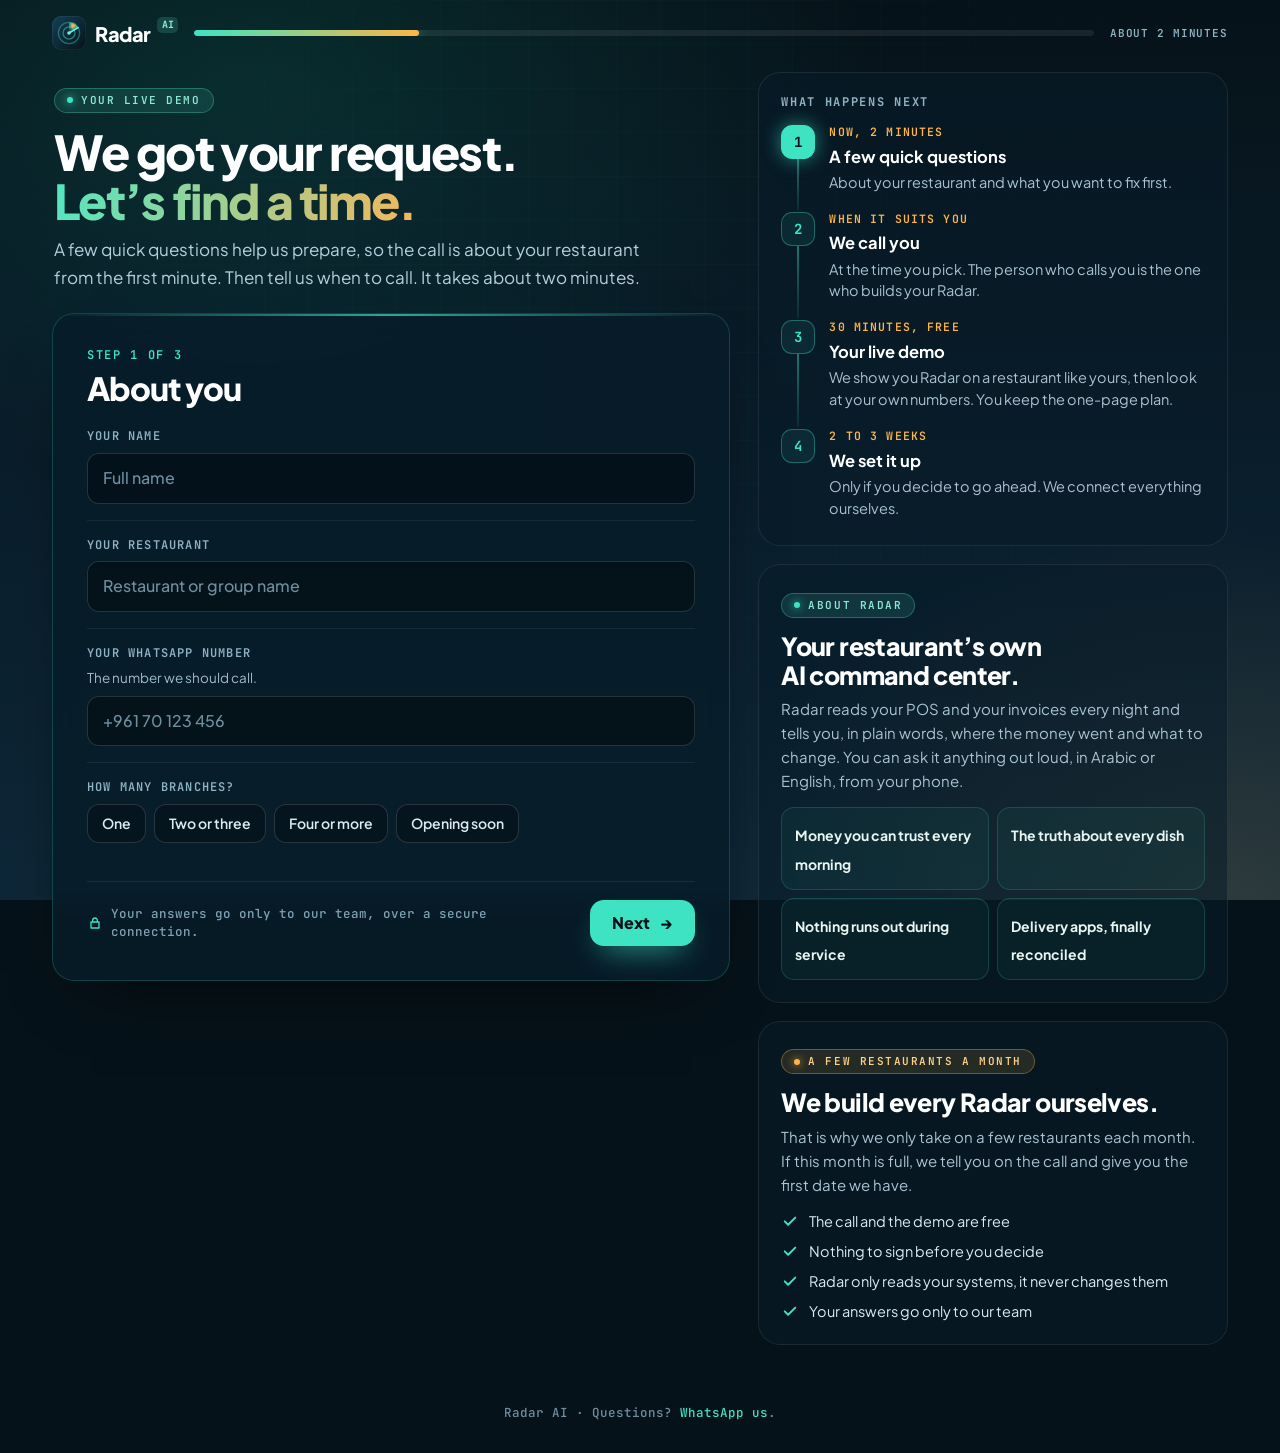
<file: next-steps.html>
<!doctype html>
<html lang="en">
<head>
<meta charset="utf-8">
<meta name="viewport" content="width=device-width, initial-scale=1, viewport-fit=cover">
<title>Your next steps · Radar AI</title>
<meta name="robots" content="noindex">
<meta name="theme-color" content="#061219">
<meta name="description" content="A few quick questions before your Radar live demo, and the best time for us to call you.">
<link rel="icon" href="data:image/svg+xml,%3Csvg xmlns=%22http://www.w3.org/2000/svg%22 viewBox=%220 0 48 48%22%3E%3Crect width=%2248%22 height=%2248%22 rx=%2213%22 fill=%22%23153F57%22/%3E%3Ccircle cx=%2224%22 cy=%2224%22 r=%2215%22 fill=%22none%22 stroke=%22%233FE0BE%22 stroke-opacity=%22.5%22 stroke-width=%221.8%22/%3E%3Ccircle cx=%2224%22 cy=%2224%22 r=%228.5%22 fill=%22none%22 stroke=%22%233FE0BE%22 stroke-opacity=%22.6%22 stroke-width=%221.8%22/%3E%3Cpath d=%22M24 24 L36.99 16.5%22 stroke=%22%236FF0D4%22 stroke-width=%222.2%22 stroke-linecap=%22round%22/%3E%3Ccircle cx=%2224%22 cy=%2224%22 r=%222.5%22 fill=%22%236FF0D4%22/%3E%3Ccircle cx=%2229.6%22 cy=%2213.9%22 r=%222.7%22 fill=%22%23F0B25A%22/%3E%3C/svg%3E">
<link rel="preconnect" href="https://fonts.googleapis.com">
<link rel="preconnect" href="https://fonts.gstatic.com" crossorigin>
<link rel="stylesheet" href="https://fonts.googleapis.com/css2?family=JetBrains+Mono:wght@400;500;600;700&family=Rajdhani:wght@500;600;700&family=Plus+Jakarta+Sans:wght@400;500;600;700;800&display=swap">
<link rel="stylesheet" href="styles.css">
<link rel="stylesheet" href="onboarding.css">
<link rel="stylesheet" href="next-steps.css">
</head>
<body class="ob ns" data-page="next-steps">
<noscript><img height="1" width="1" style="display:none" alt="" src="https://www.facebook.com/tr?id=1576308963443590&amp;ev=PageView&amp;noscript=1"></noscript>
<div class="ob-sky" aria-hidden="true"></div>

<svg width="0" height="0" style="position:absolute" aria-hidden="true" focusable="false">
  <defs>
    <linearGradient id="rmBg" x1="0" y1="0" x2="1" y2="1"><stop offset="0" stop-color="#153F57"/><stop offset="1" stop-color="#061219"/></linearGradient>
    <linearGradient id="rmSw" x1="0" y1="1" x2=".7" y2="0"><stop offset="0" stop-color="#3FE0BE" stop-opacity=".05"/><stop offset="1" stop-color="#3FE0BE" stop-opacity=".95"/></linearGradient>
    <radialGradient id="rmGl" cx=".5" cy=".5" r=".5"><stop offset="0" stop-color="#F0B25A" stop-opacity=".55"/><stop offset="1" stop-color="#F0B25A" stop-opacity="0"/></radialGradient>
    <symbol id="radar-mark" viewBox="0 0 48 48">
      <rect width="48" height="48" rx="13" fill="url(#rmBg)"/>
      <rect x=".5" y=".5" width="47" height="47" rx="12.5" fill="none" stroke="#fff" stroke-opacity=".09"/>
      <circle cx="24" cy="24" r="15" fill="none" stroke="#3FE0BE" stroke-opacity=".38" stroke-width="1.8"/>
      <circle cx="24" cy="24" r="8.5" fill="none" stroke="#3FE0BE" stroke-opacity=".5" stroke-width="1.8"/>
      <path d="M24 24 L24 9 A15 15 0 0 1 36.99 16.5 Z" fill="url(#rmSw)"/>
      <path d="M24 24 L36.99 16.5" stroke="#6FF0D4" stroke-width="2.2" stroke-linecap="round"/>
      <circle cx="24" cy="24" r="2.5" fill="#6FF0D4"/>
      <circle cx="29.6" cy="13.9" r="6" fill="url(#rmGl)"/>
      <circle cx="29.6" cy="13.9" r="2.7" fill="#F0B25A"/>
    </symbol>
      <symbol id="ns-lock" viewBox="0 0 24 24"><path fill="none" stroke="currentColor" stroke-width="2" stroke-linejoin="round" d="M6 10.5h12v9H6zM8.5 10.5V8a3.5 3.5 0 0 1 7 0v2.5"/></symbol>
    <symbol id="ns-check" viewBox="0 0 24 24"><path fill="none" stroke="currentColor" stroke-width="2.6" stroke-linecap="round" stroke-linejoin="round" d="m5 12.5 4.5 4.5L19 7.5"/></symbol>
    <symbol id="ns-wa" viewBox="0 0 24 24"><path fill="currentColor" fill-rule="evenodd" d="M12 2a10 10 0 0 0-8.6 15.1L2 22l5-1.3A10 10 0 1 0 12 2Zm5.2 12.6c-.3-.1-1.7-.8-1.9-.9-.3-.1-.5-.1-.7.1l-.9 1.1c-.2.2-.3.2-.6.1a7.6 7.6 0 0 1-3.8-3.3c-.3-.5.3-.5.8-1.6.1-.2 0-.4 0-.5l-.8-2c-.2-.5-.4-.5-.6-.5h-.5a1 1 0 0 0-.7.3 3 3 0 0 0-.9 2.2 5.2 5.2 0 0 0 1.1 2.7c.1.2 1.9 2.9 4.6 4 1.7.7 2.4.8 3.3.7.5-.1 1.7-.7 1.9-1.4.2-.7.2-1.2.2-1.4-.1-.1-.3-.2-.5-.3Z"/></symbol>
  </defs>
</svg>

<header class="ob-top">
  <a class="ob-logo" href="restaurants.html" aria-label="Radar AI"><svg viewBox="0 0 48 48"><use href="#radar-mark"/></svg><span>Radar</span><i>AI</i></a>
  <div class="ob-prog" id="prog" aria-hidden="true"><i></i></div>
  <span class="ob-ref" id="nsRef">About 2 minutes</span>
</header>

<main class="ns-main">
  <section class="ns-intro">
    <p class="ob-kicker">Your live demo</p>
    <h1>We got your request. <em>Let&rsquo;s find a time.</em></h1>
    <p class="ob-intro">A few quick questions help us prepare, so the call is about your restaurant from the first minute. Then tell us when to call. It takes about two minutes.</p>
  </section>

  <aside class="ns-next" aria-labelledby="nsNextH">
    <h2 id="nsNextH">What happens next</h2>
    <ol class="ns-steps">
      <li class="is-now"><span class="ns-steps__n">1</span><div><em>Now, 2 minutes</em><b>A few quick questions</b><p>About your restaurant and what you want to fix first.</p></div></li>
      <li><span class="ns-steps__n">2</span><div><em>When it suits you</em><b>We call you</b><p>At the time you pick. The person who calls you is the one who builds your Radar.</p></div></li>
      <li><span class="ns-steps__n">3</span><div><em>30 minutes, free</em><b>Your live demo</b><p>We show you Radar on a restaurant like yours, then look at your own numbers. You keep the one-page plan.</p></div></li>
      <li><span class="ns-steps__n">4</span><div><em>2 to 3 weeks</em><b>We set it up</b><p>Only if you decide to go ahead. We connect everything ourselves.</p></div></li>
    </ol>
  </aside>

  <section class="ob-card ns-card" id="card" aria-live="polite">
    <form id="nsForm" novalidate>
      <input class="ns-hp" type="text" name="url" id="nsHp" tabindex="-1" autocomplete="off" aria-hidden="true">

      <div class="ns-step" data-step="0">
        <p class="ns-kick">Step 1 of 3</p>
        <h2>About you</h2>
        <div class="ob-q" data-q="name"><label class="ob-lab" for="nsName">Your name</label><input class="ob-in" id="nsName" autocomplete="name" placeholder="Full name"><p class="ob-err">Please add your name.</p></div>
        <div class="ob-q" data-q="restaurant"><label class="ob-lab" for="nsResto">Your restaurant</label><input class="ob-in" id="nsResto" autocomplete="organization" placeholder="Restaurant or group name"><p class="ob-err">Please add your restaurant&rsquo;s name.</p></div>
        <div class="ob-q" data-q="phone"><label class="ob-lab" for="nsPhone">Your WhatsApp number</label><p class="ob-hint">The number we should call.</p><input class="ob-in" id="nsPhone" type="tel" inputmode="tel" autocomplete="tel" placeholder="+961 70 123 456"><p class="ob-err">Please add a number we can call, with the area code.</p></div>
        <div class="ob-q" data-q="branches"><p class="ob-lab" id="lab-branches">How many branches?</p><div class="ob-chips" data-k="branches" data-single role="group" aria-labelledby="lab-branches"><button type="button" class="ob-chip" aria-pressed="false" data-v="One">One</button><button type="button" class="ob-chip" aria-pressed="false" data-v="Two or three">Two or three</button><button type="button" class="ob-chip" aria-pressed="false" data-v="Four or more">Four or more</button><button type="button" class="ob-chip" aria-pressed="false" data-v="Opening soon">Opening soon</button></div><p class="ob-err">Pick one.</p></div>
      </div>

      <div class="ns-step" data-step="1" hidden>
        <p class="ns-kick">Step 2 of 3</p>
        <h2>What would help most</h2>
        <div class="ob-q" data-q="reasons"><p class="ob-lab" id="lab-reasons">What should Radar help with first?</p><p class="ob-hint">Pick as many as you like.</p><div class="ob-chips" data-k="reasons" role="group" aria-labelledby="lab-reasons"><button type="button" class="ob-chip" aria-pressed="false" data-v="Food cost keeps rising">Food cost keeps rising</button><button type="button" class="ob-chip" aria-pressed="false" data-v="Delivery apps take too much">Delivery apps take too much</button><button type="button" class="ob-chip" aria-pressed="false" data-v="Cash doesn&rsquo;t match the POS">Cash doesn&rsquo;t match the POS</button><button type="button" class="ob-chip" aria-pressed="false" data-v="Things run out during service">Things run out during service</button><button type="button" class="ob-chip" aria-pressed="false" data-v="I want my numbers without chasing anyone">I want my numbers without chasing anyone</button><button type="button" class="ob-chip" aria-pressed="false" data-v="Staff and scheduling">Staff and scheduling</button><button type="button" class="ob-chip" aria-pressed="false" data-v="Just curious for now">Just curious for now</button><button type="button" class="ob-chip" aria-pressed="false" data-v="Something else">Something else</button></div><input class="ob-in ns-other" id="nsOther" placeholder="Tell us in a few words" hidden><p class="ob-err">Pick at least one.</p></div>
        <div class="ob-q" data-q="timeline"><p class="ob-lab" id="lab-timeline">When would you like it running?</p><div class="ob-chips" data-k="timeline" data-single role="group" aria-labelledby="lab-timeline"><button type="button" class="ob-chip" aria-pressed="false" data-v="As soon as possible">As soon as possible</button><button type="button" class="ob-chip" aria-pressed="false" data-v="Within a month">Within a month</button><button type="button" class="ob-chip" aria-pressed="false" data-v="In a few months">In a few months</button><button type="button" class="ob-chip" aria-pressed="false" data-v="Just looking for now">Just looking for now</button></div><p class="ob-err">Pick one.</p></div>
        <div class="ob-q" data-q="decides"><p class="ob-lab" id="lab-decides">Who else should hear about it? <i>Optional</i></p><div class="ob-chips" data-k="decides" role="group" aria-labelledby="lab-decides"><button type="button" class="ob-chip" aria-pressed="false" data-v="Only me">Only me</button><button type="button" class="ob-chip" aria-pressed="false" data-v="My partner">My partner</button><button type="button" class="ob-chip" aria-pressed="false" data-v="My manager or chef">My manager or chef</button><button type="button" class="ob-chip" aria-pressed="false" data-v="Our accountant">Our accountant</button></div></div>
      </div>

      <div class="ns-step" data-step="2" hidden>
        <p class="ns-kick">Step 3 of 3</p>
        <h2>Your call</h2>
        <div class="ob-q" data-q="call_when"><p class="ob-lab" id="lab-call_when">When should we call you?</p><p class="ob-hint">Beirut time.</p><div class="ob-chips" data-k="call_when" data-single role="group" aria-labelledby="lab-call_when"><button type="button" class="ob-chip" aria-pressed="false" data-v="Anytime in business hours">Anytime in business hours</button><button type="button" class="ob-chip" aria-pressed="false" data-v="Morning, 10 to 12">Morning, 10 to 12</button><button type="button" class="ob-chip" aria-pressed="false" data-v="Afternoon, 3 to 6">Afternoon, 3 to 6</button><button type="button" class="ob-chip" aria-pressed="false" data-v="Evening, after 6">Evening, after 6</button><button type="button" class="ob-chip" aria-pressed="false" data-v="Pick a day and time">Pick a day and time</button></div>
          <div class="ns-pick" id="nsPick" hidden>
            <label class="ns-pick__f"><span>Day</span><input class="ob-in" id="nsDay" type="date"></label>
            <label class="ns-pick__f"><span>Time</span><select class="ob-in" id="nsTime"></select></label>
          </div>
          <p class="ob-err" id="nsWhenErr">Pick one.</p></div>
        <div class="ob-q" data-q="contact_pref"><p class="ob-lab" id="lab-contact_pref">Call first, or WhatsApp first?</p><div class="ob-chips" data-k="contact_pref" data-single role="group" aria-labelledby="lab-contact_pref"><button type="button" class="ob-chip" aria-pressed="false" data-v="Call me">Call me</button><button type="button" class="ob-chip" aria-pressed="false" data-v="WhatsApp me first">WhatsApp me first</button></div></div>
        <div class="ob-q" data-q="language"><p class="ob-lab" id="lab-language">Which language? <i>Optional</i></p><div class="ob-chips" data-k="language" data-single role="group" aria-labelledby="lab-language"><button type="button" class="ob-chip" aria-pressed="false" data-v="English">English</button><button type="button" class="ob-chip" aria-pressed="false" data-v="Arabic">Arabic</button><button type="button" class="ob-chip" aria-pressed="false" data-v="French">French</button><button type="button" class="ob-chip" aria-pressed="false" data-v="Any is fine">Any is fine</button></div></div>
        <div class="ob-q" data-q="notes"><label class="ob-lab" for="nsNotes">Anything we should know before we call? <i>Optional</i></label><textarea class="ob-ta" id="nsNotes" rows="3" placeholder="For example: we open a second branch in November."></textarea></div>
      </div>

      <div class="ob-nav">
        <button type="button" class="ob-back" id="nsBack" hidden>Back</button>
        <p class="ns-safe" id="nsSafe"><svg aria-hidden="true"><use href="#ns-lock"/></svg>Your answers go only to our team, over a secure connection.</p>
        <button type="submit" class="ob-next" id="nsNext">Next <span class="arr" aria-hidden="true">&rarr;</span></button>
      </div>
      <p class="ns-fail" id="nsFail" role="alert" hidden></p>
    </form>

    <div class="ns-done" id="nsDone" hidden tabindex="-1">
      <div class="ns-done__tick" aria-hidden="true"><svg><use href="#ns-check"/></svg></div>
      <p class="ns-kick">Booked</p>
      <h2 id="nsDoneH">You&rsquo;re all set.</h2>
      <p class="ns-done__when" id="nsDoneWhen"></p>
      <p class="ns-done__sub" id="nsDoneSub">If that time stops working, message us and we&rsquo;ll move it.</p>
      <div class="ns-done__acts">
        <a class="btn btn--wa" id="nsDoneWa" href="#" target="_blank" rel="noopener"><svg aria-hidden="true"><use href="#ns-wa"/></svg>Message us on WhatsApp</a>
        <a class="btn ns-ghost" href="restaurants.html">See how Radar works</a>
      </div>
    </div>
  </section>

  <section class="ns-about" aria-labelledby="nsAboutH">
    <p class="ob-kicker">About Radar</p>
    <h2 id="nsAboutH">Your restaurant&rsquo;s own AI command center.</h2>
    <p>Radar reads your POS and your invoices every night and tells you, in plain words, where the money went and what to change. You can ask it anything out loud, in Arabic or English, from your phone.</p>
    <ul class="ns-tiles">
      <li><b>Money you can trust every morning</b></li>
      <li><b>The truth about every dish</b></li>
      <li><b>Nothing runs out during service</b></li>
      <li><b>Delivery apps, finally reconciled</b></li>
    </ul>
  </section>

  <section class="ns-few" aria-labelledby="nsFewH">
    <p class="ob-kicker ob-kicker--gold">A few restaurants a month</p>
    <h2 id="nsFewH">We build every Radar ourselves.</h2>
    <p>That is why we only take on a few restaurants each month. If this month is full, we tell you on the call and give you the first date we have.</p>
    <ul class="ns-trust">
      <li><svg aria-hidden="true"><use href="#ns-check"/></svg>The call and the demo are free</li>
      <li><svg aria-hidden="true"><use href="#ns-check"/></svg>Nothing to sign before you decide</li>
      <li><svg aria-hidden="true"><use href="#ns-check"/></svg>Radar only reads your systems, it never changes them</li>
      <li><svg aria-hidden="true"><use href="#ns-check"/></svg>Your answers go only to our team</li>
    </ul>
  </section>
</main>

<footer class="ob-foot">
  <span>Radar AI · Questions? <a data-wa href="#">WhatsApp us</a>.</span>
</footer>

<script>window.__nsQuery = location.search;</script><!-- captured before any script cleans the URL -->
<script src="config.js"></script>
<script src="track.js" defer></script>
<script src="next-steps.js" defer></script>
</body>
</html>
</file>
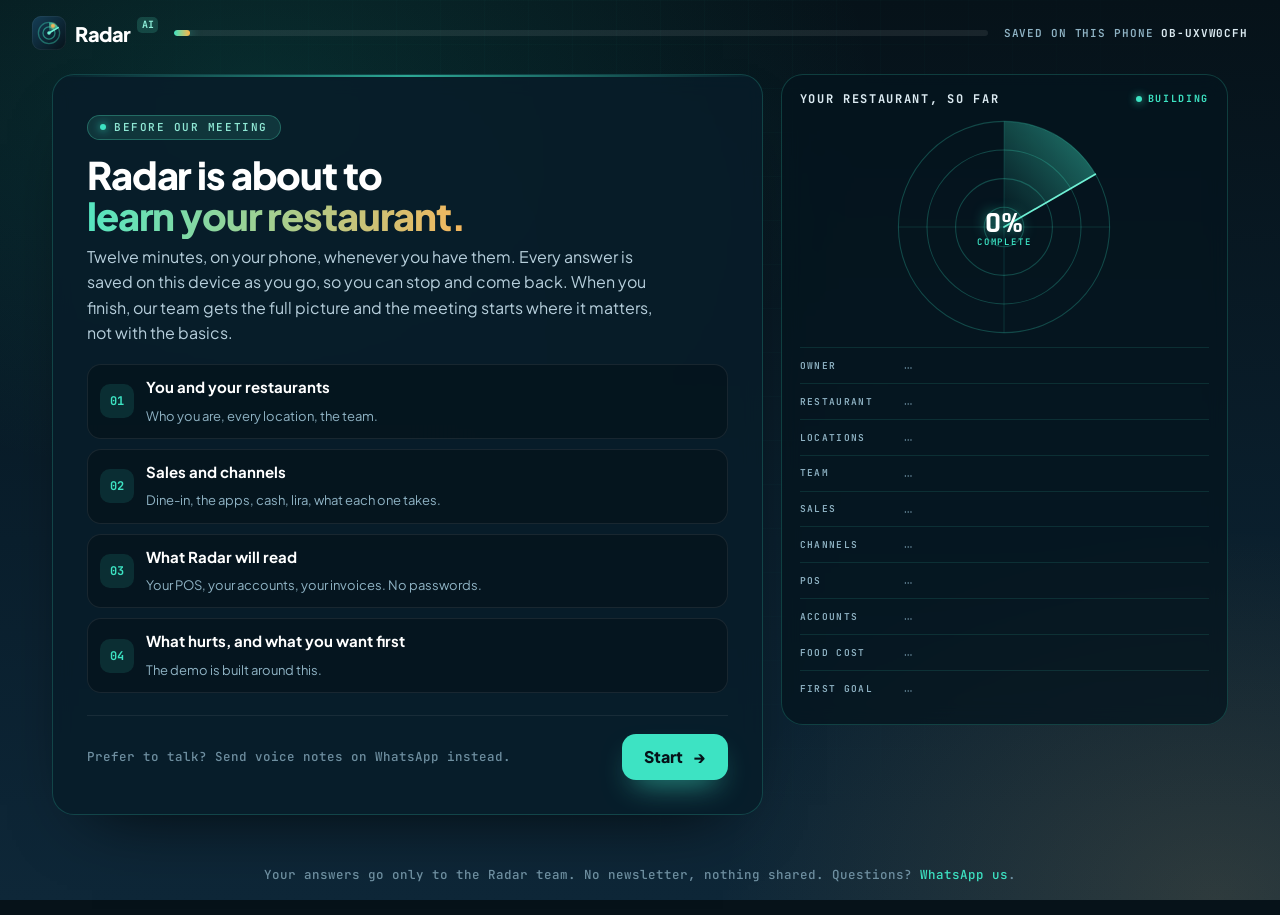
<file: onboarding.html>
<!doctype html>
<html lang="en">
<head>
<meta charset="utf-8">
<meta name="viewport" content="width=device-width, initial-scale=1, viewport-fit=cover">
<title>Radar is learning your restaurant · Radar AI</title>
<meta name="robots" content="noindex">
<meta name="theme-color" content="#061219">
<meta name="description" content="Tell Radar about your restaurant before our meeting: your locations, your sales channels, the systems you use and what you want fixed first. Twelve minutes, saved as you go.">
<link rel="icon" href="data:image/svg+xml,%3Csvg xmlns=%22http://www.w3.org/2000/svg%22 viewBox=%220 0 48 48%22%3E%3Crect width=%2248%22 height=%2248%22 rx=%2213%22 fill=%22%23153F57%22/%3E%3Ccircle cx=%2224%22 cy=%2224%22 r=%2215%22 fill=%22none%22 stroke=%22%233FE0BE%22 stroke-opacity=%22.5%22 stroke-width=%221.8%22/%3E%3Ccircle cx=%2224%22 cy=%2224%22 r=%228.5%22 fill=%22none%22 stroke=%22%233FE0BE%22 stroke-opacity=%22.6%22 stroke-width=%221.8%22/%3E%3Cpath d=%22M24 24 L36.99 16.5%22 stroke=%22%236FF0D4%22 stroke-width=%222.2%22 stroke-linecap=%22round%22/%3E%3Ccircle cx=%2224%22 cy=%2224%22 r=%222.5%22 fill=%22%236FF0D4%22/%3E%3Ccircle cx=%2229.6%22 cy=%2213.9%22 r=%222.7%22 fill=%22%23F0B25A%22/%3E%3C/svg%3E">
<link rel="preconnect" href="https://fonts.googleapis.com">
<link rel="preconnect" href="https://fonts.gstatic.com" crossorigin>
<link rel="stylesheet" href="https://fonts.googleapis.com/css2?family=JetBrains+Mono:wght@400;500;600;700&family=Rajdhani:wght@500;600;700&family=Plus+Jakarta+Sans:wght@400;500;600;700;800&display=swap">
<link rel="stylesheet" href="styles.css">
<link rel="stylesheet" href="onboarding.css">
</head>
<body class="ob" data-page="onboarding">
<noscript><img height="1" width="1" style="display:none" alt="" src="https://www.facebook.com/tr?id=1576308963443590&amp;ev=PageView&amp;noscript=1"></noscript>
<div class="ob-sky" aria-hidden="true"></div>

<svg width="0" height="0" style="position:absolute" aria-hidden="true" focusable="false">
  <defs>
    <linearGradient id="rmBg" x1="0" y1="0" x2="1" y2="1"><stop offset="0" stop-color="#153F57"/><stop offset="1" stop-color="#061219"/></linearGradient>
    <linearGradient id="rmSw" x1="0" y1="1" x2=".7" y2="0"><stop offset="0" stop-color="#3FE0BE" stop-opacity=".05"/><stop offset="1" stop-color="#3FE0BE" stop-opacity=".95"/></linearGradient>
    <radialGradient id="rmGl" cx=".5" cy=".5" r=".5"><stop offset="0" stop-color="#F0B25A" stop-opacity=".55"/><stop offset="1" stop-color="#F0B25A" stop-opacity="0"/></radialGradient>
    <symbol id="radar-mark" viewBox="0 0 48 48">
      <rect width="48" height="48" rx="13" fill="url(#rmBg)"/>
      <rect x=".5" y=".5" width="47" height="47" rx="12.5" fill="none" stroke="#fff" stroke-opacity=".09"/>
      <circle cx="24" cy="24" r="15" fill="none" stroke="#3FE0BE" stroke-opacity=".38" stroke-width="1.8"/>
      <circle cx="24" cy="24" r="8.5" fill="none" stroke="#3FE0BE" stroke-opacity=".5" stroke-width="1.8"/>
      <path d="M24 24 L24 9 A15 15 0 0 1 36.99 16.5 Z" fill="url(#rmSw)"/>
      <path d="M24 24 L36.99 16.5" stroke="#6FF0D4" stroke-width="2.2" stroke-linecap="round"/>
      <circle cx="24" cy="24" r="2.5" fill="#6FF0D4"/>
      <circle cx="29.6" cy="13.9" r="6" fill="url(#rmGl)"/>
      <circle cx="29.6" cy="13.9" r="2.7" fill="#F0B25A"/>
    </symbol>
  </defs>
</svg>

<header class="ob-top">
  <a class="ob-logo" href="index.html" aria-label="Radar AI"><svg viewBox="0 0 48 48"><use href="#radar-mark"/></svg><span>Radar</span><i>AI</i></a>
  <div class="ob-prog" id="prog" aria-hidden="true"><i></i></div>
  <span class="ob-ref"><span id="refLab">Saved on this phone</span> <b id="refId"></b></span>
</header>

<main class="ob-main" id="main">
  <section class="ob-card" id="card" aria-live="polite">
    <!-- rendered by onboarding.js -->
  </section>

  <aside class="ob-hud" id="hud" aria-label="Your restaurant, so far">
    <div class="ob-hud__top"><b>Your restaurant, so far</b><span class="ob-live">Building</span></div>
    <div class="ob-radar" aria-hidden="true">
      <svg viewBox="0 0 200 200">
        <defs><linearGradient id="obSw" x1="0" y1="1" x2="1" y2="0"><stop offset="0" stop-color="#3DE3C3" stop-opacity="0"/><stop offset="1" stop-color="#3DE3C3" stop-opacity=".5"/></linearGradient></defs>
        <circle class="ring" cx="100" cy="100" r="96"/><circle class="ring" cx="100" cy="100" r="70"/><circle class="ring" cx="100" cy="100" r="44"/><circle class="ring" cx="100" cy="100" r="18"/>
        <path d="M100 4V196M4 100H196" stroke="#3DE3C3" stroke-opacity=".14"/>
        <g class="sweep"><path d="M100 100 L100 4 A96 96 0 0 1 183 52 Z" fill="url(#obSw)"/><path d="M100 100 L183 52" stroke="#6FF0D4" stroke-width="1.6" stroke-linecap="round"/></g>
        <g id="blips"></g>
      </svg>
      <div class="ob-radar__c"><b id="hudPct">0%</b><span>complete</span></div>
    </div>
    <dl class="ob-facts" id="facts"></dl>
    <div class="ob-ready" id="ready" hidden>
      <div class="ob-ready__top"><span>Radar readiness</span><b id="readyPct">0%</b></div>
      <div class="ob-ready__bar"><i id="readyBar"></i></div>
      <ul id="readyList"></ul>
    </div>
    <div class="ob-insight" id="insight" hidden></div>
  </aside>
</main>

<footer class="ob-foot">
  <span>Your answers go only to the Radar team. No newsletter, nothing shared. Questions? <a data-wa href="#">WhatsApp us</a>.</span>
</footer>

<script>window.__obQuery = location.search;</script><!-- captured before track.js cleans the URL -->
<script src="config.js"></script>
<script src="track.js" defer></script>
<script src="onboarding.js" defer></script>
</body>
</html>
</file>
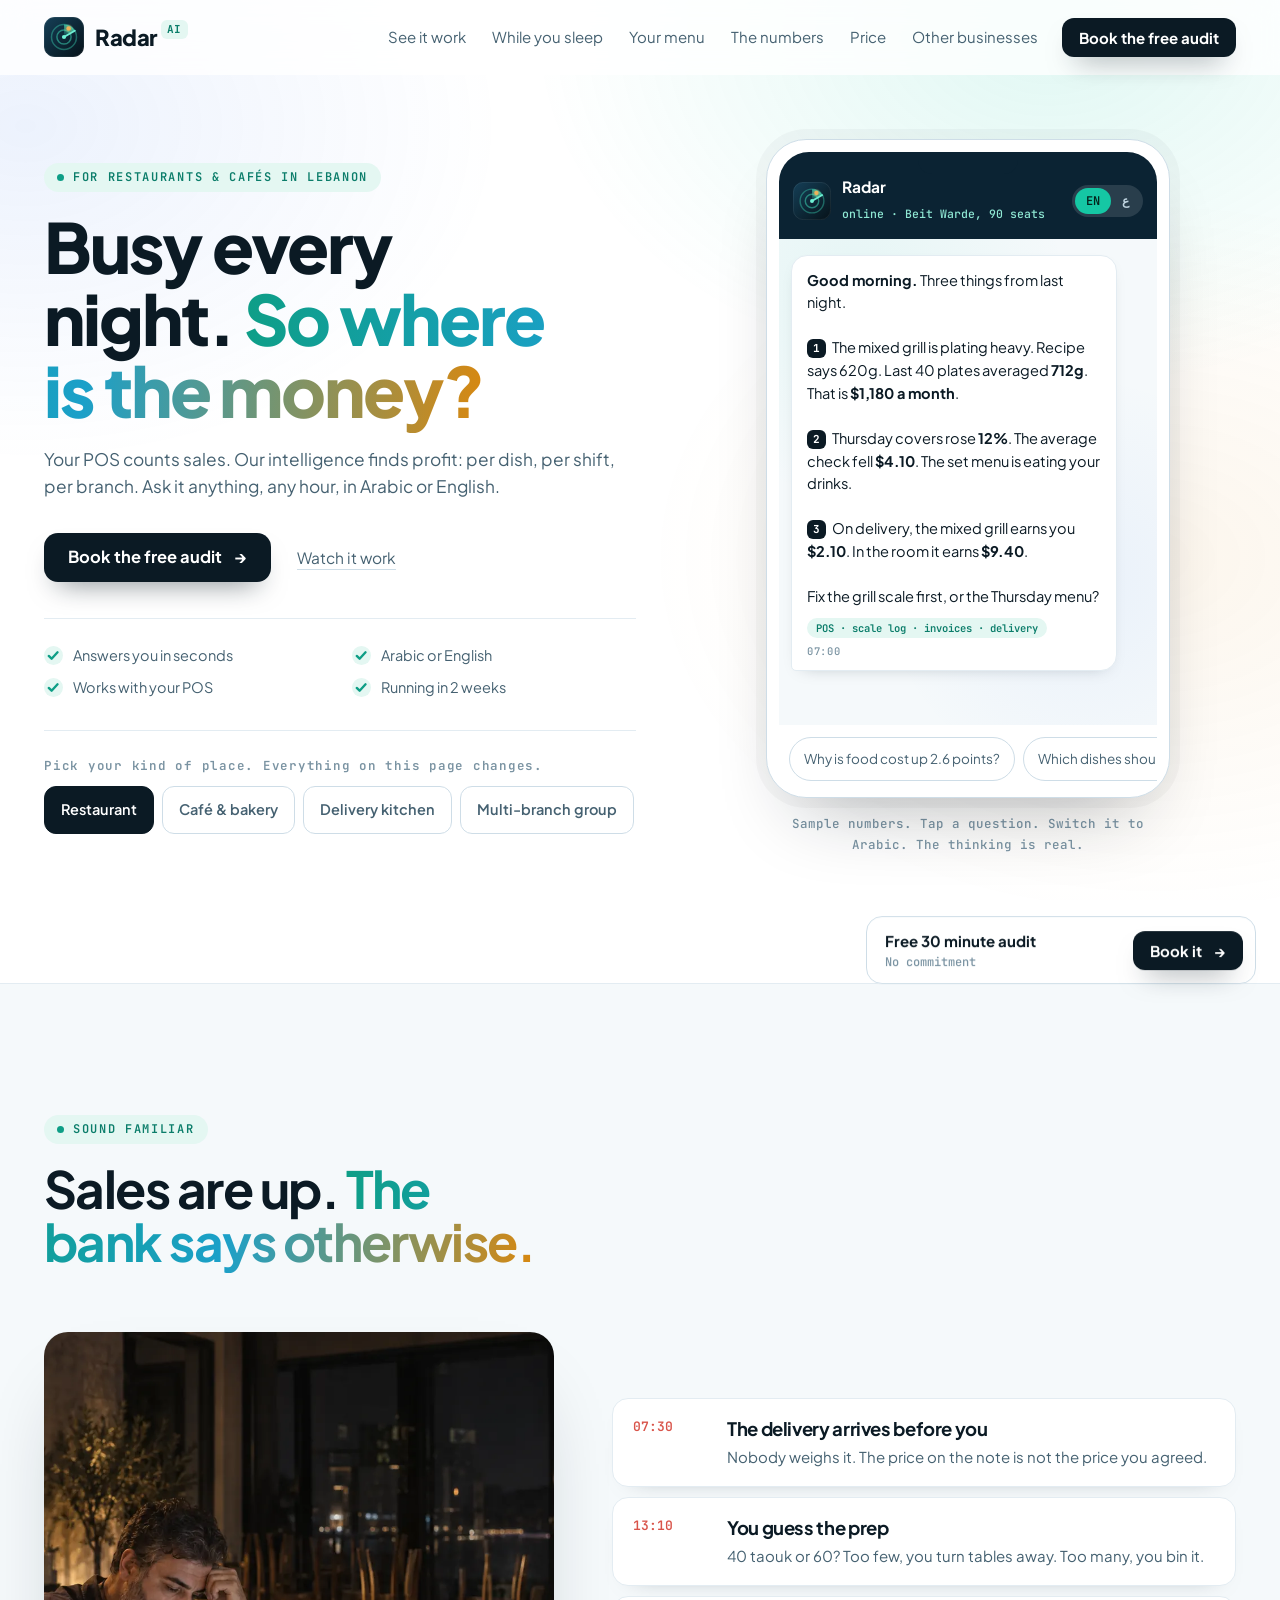
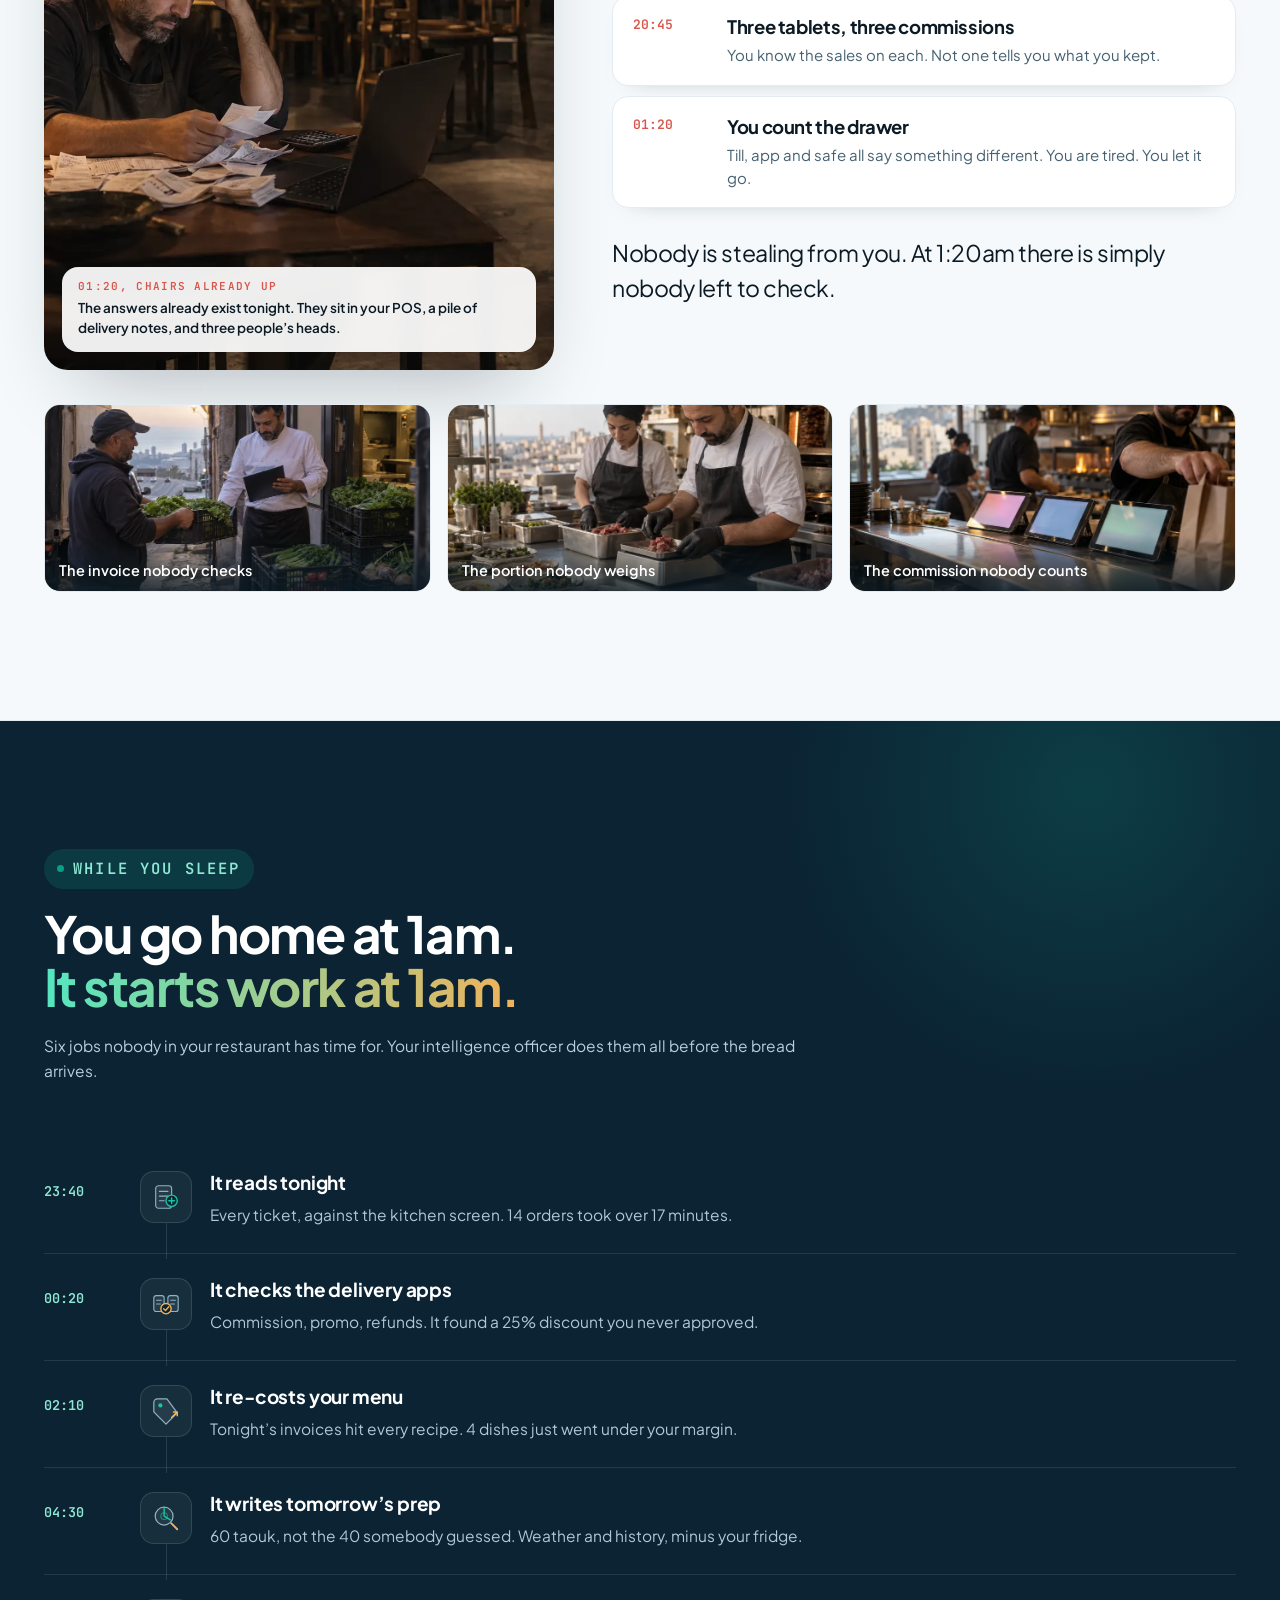
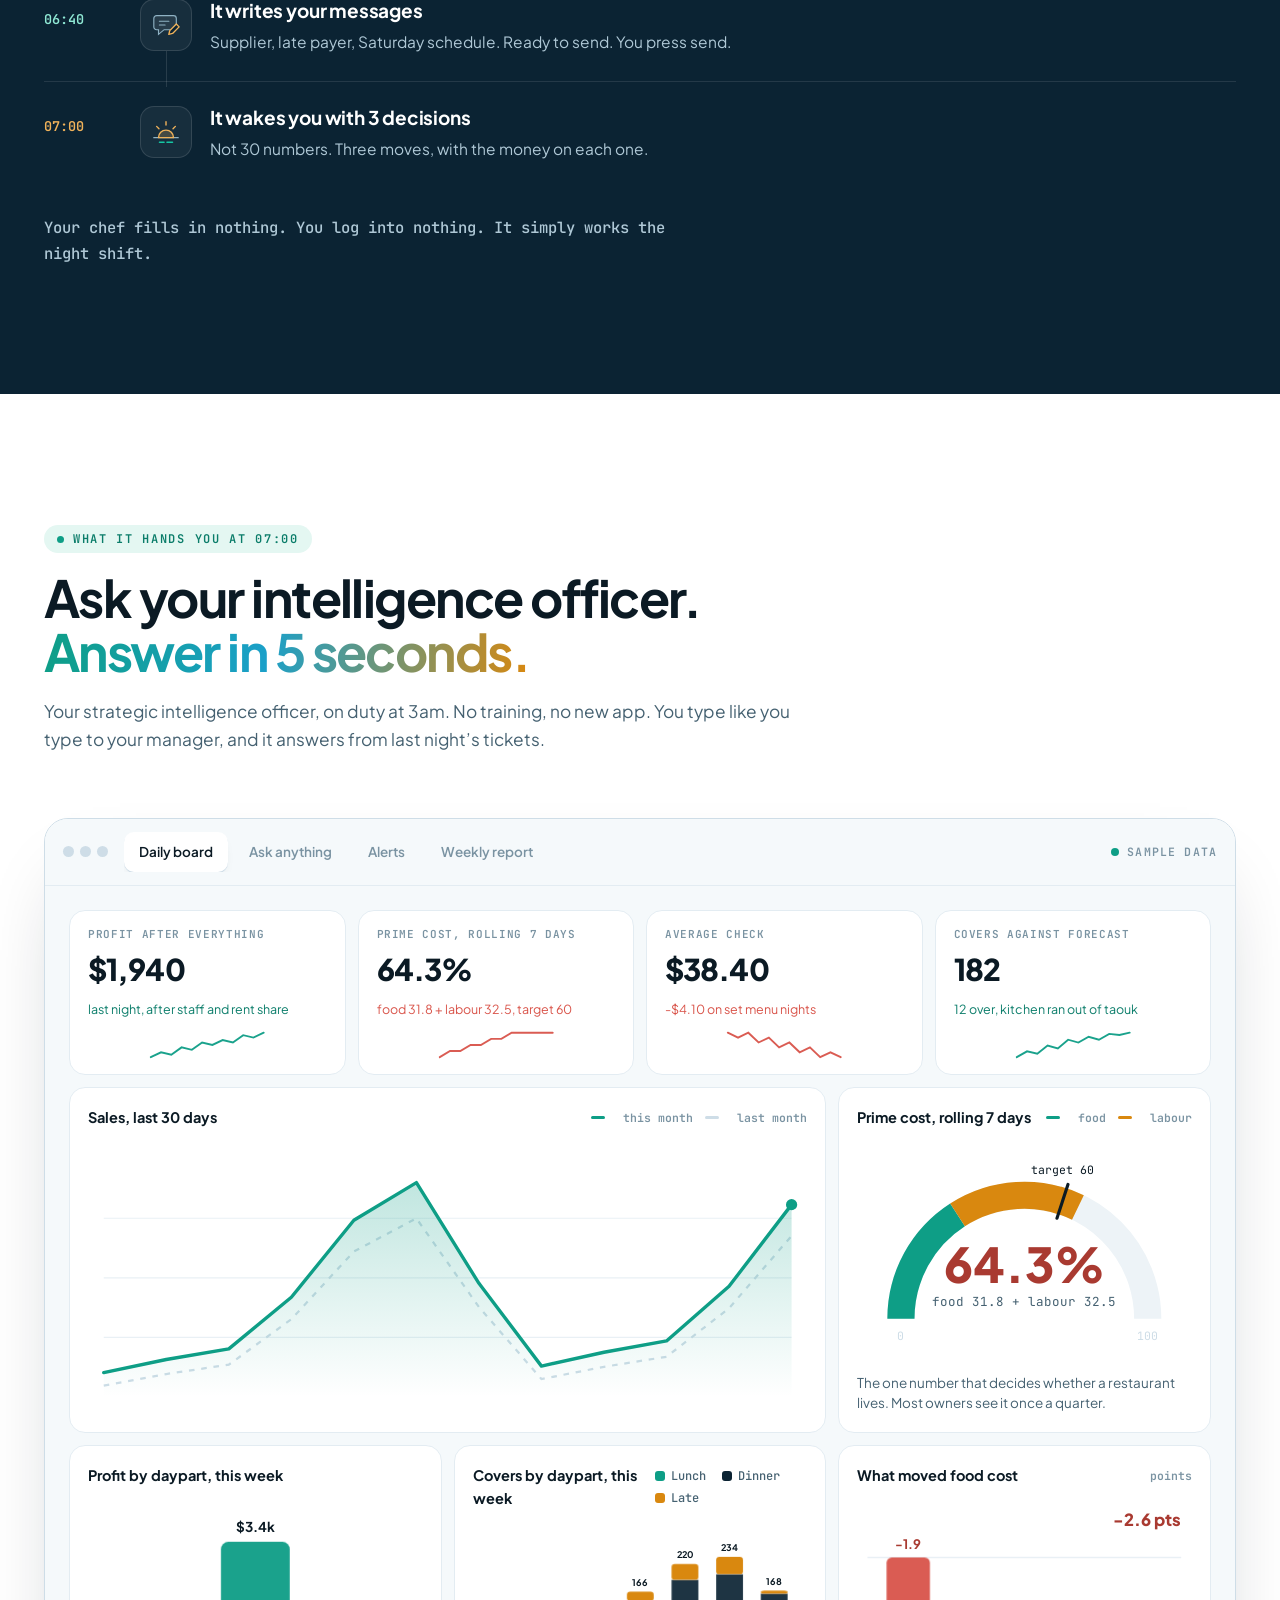
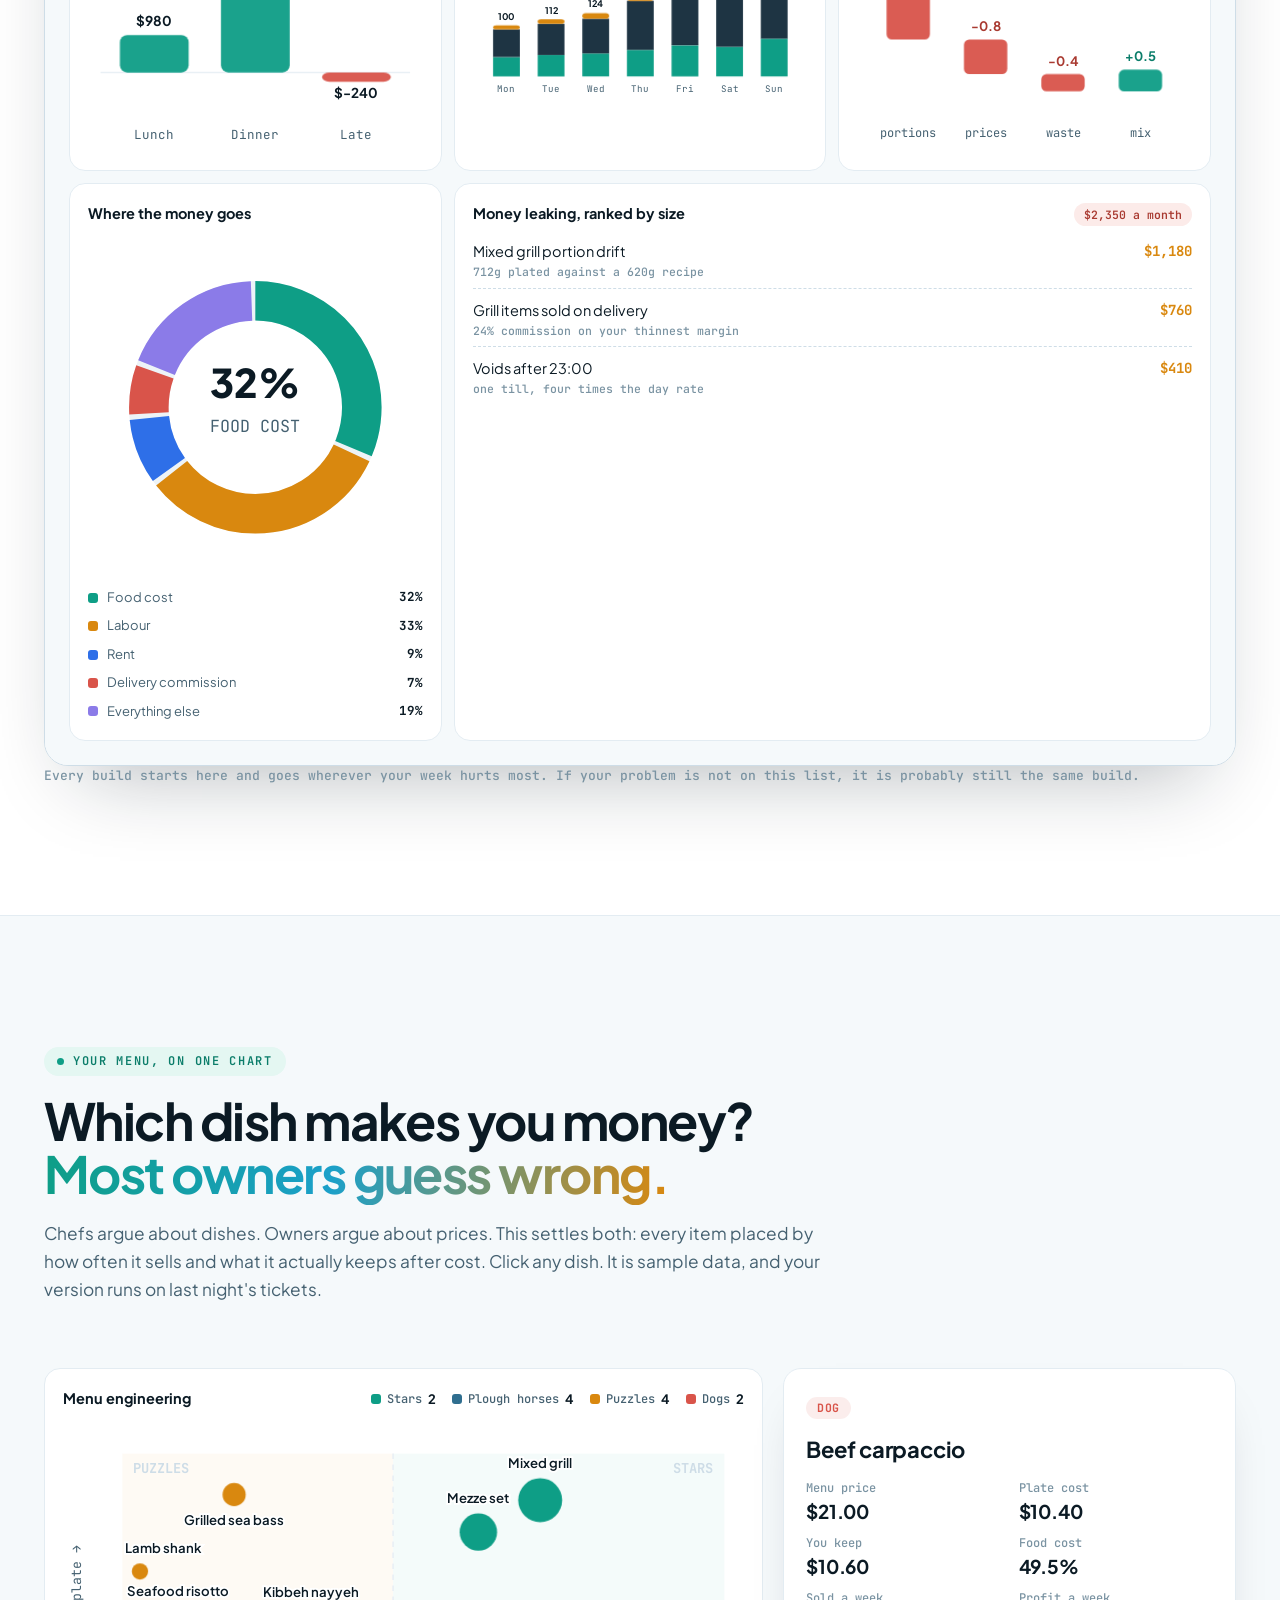
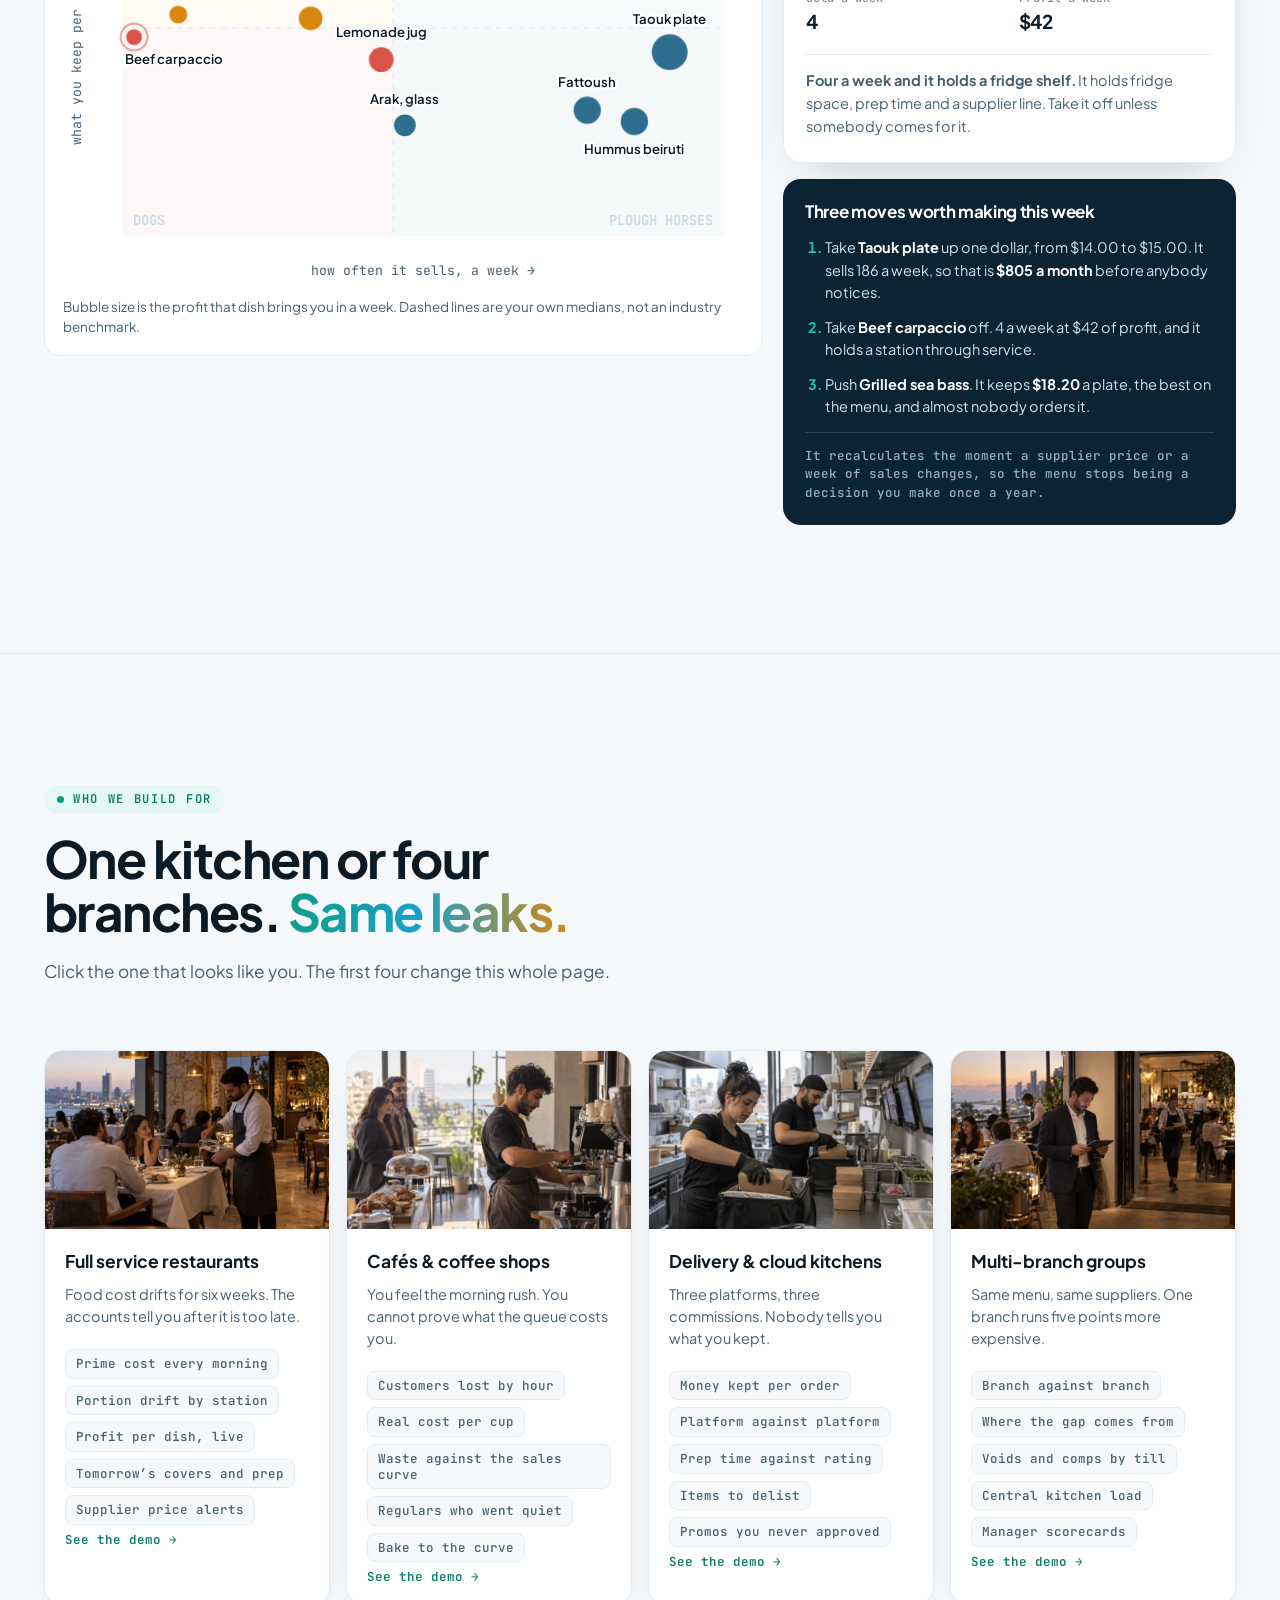
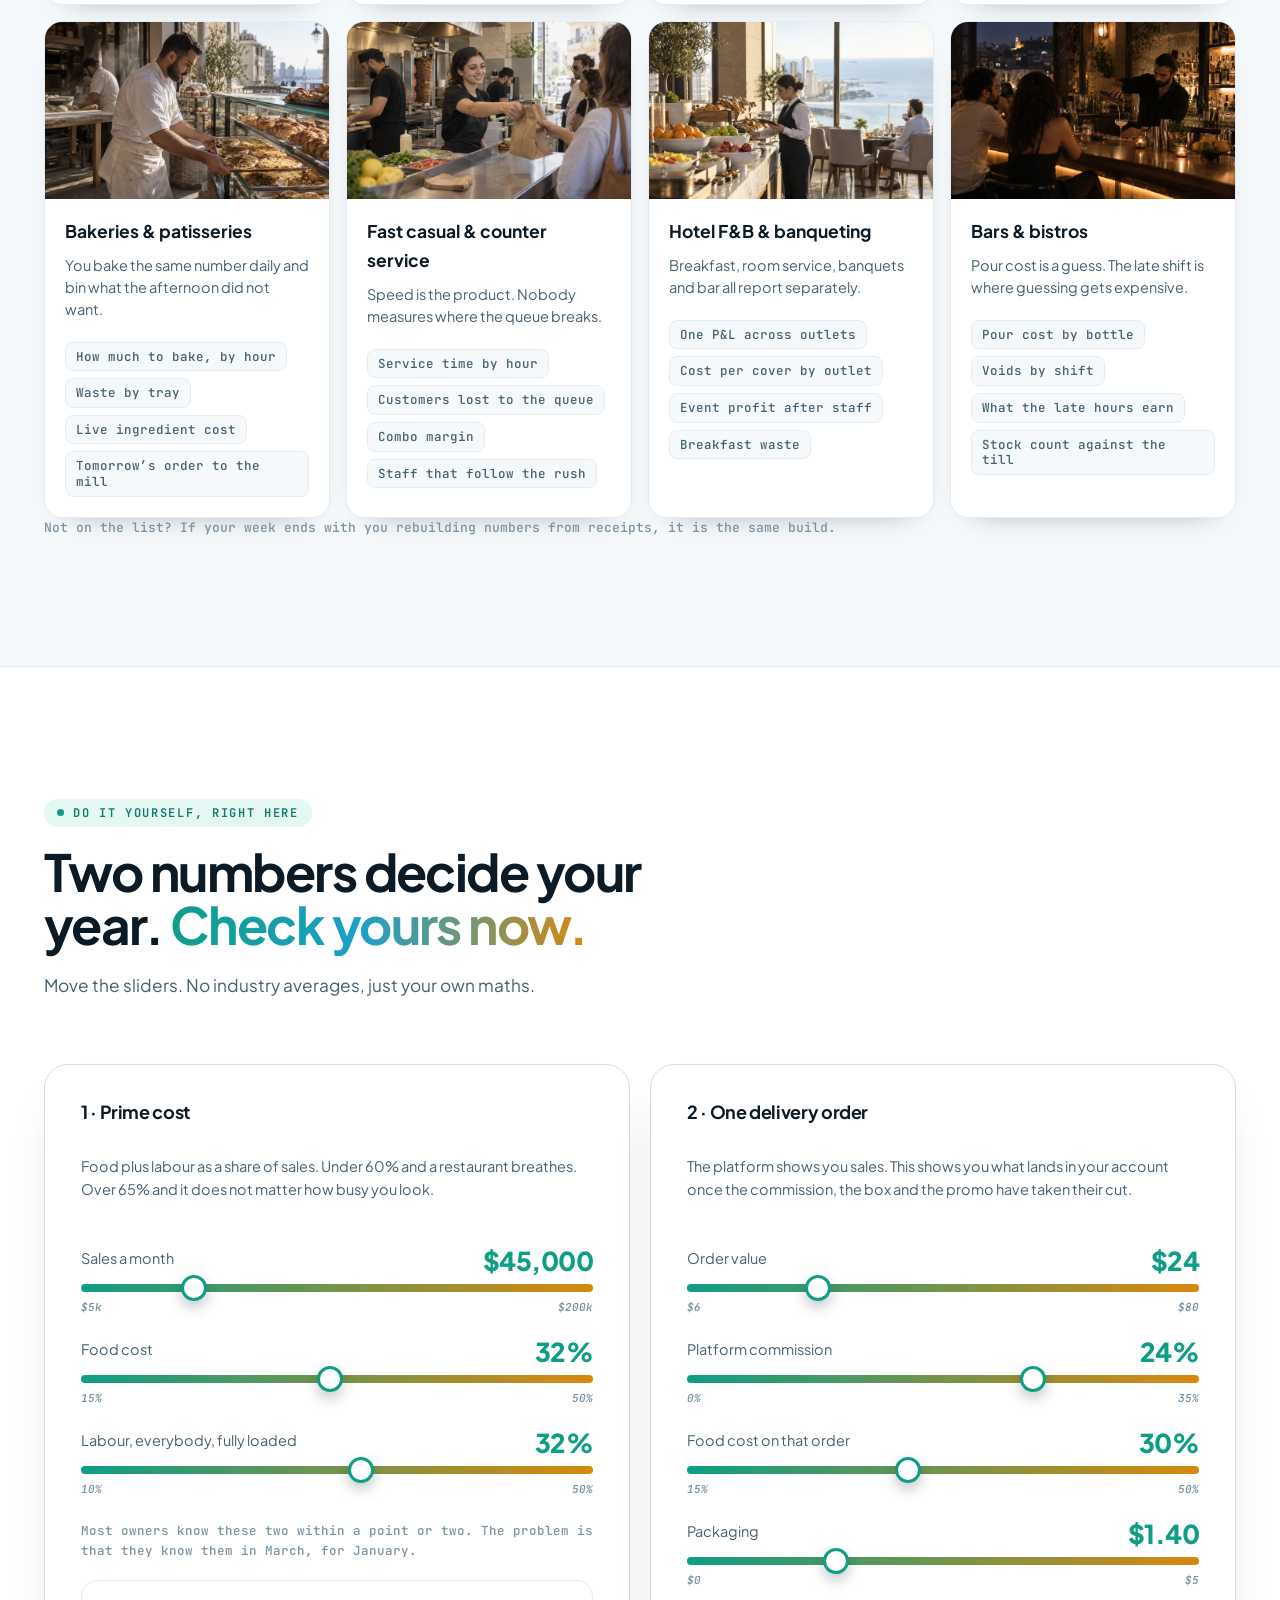
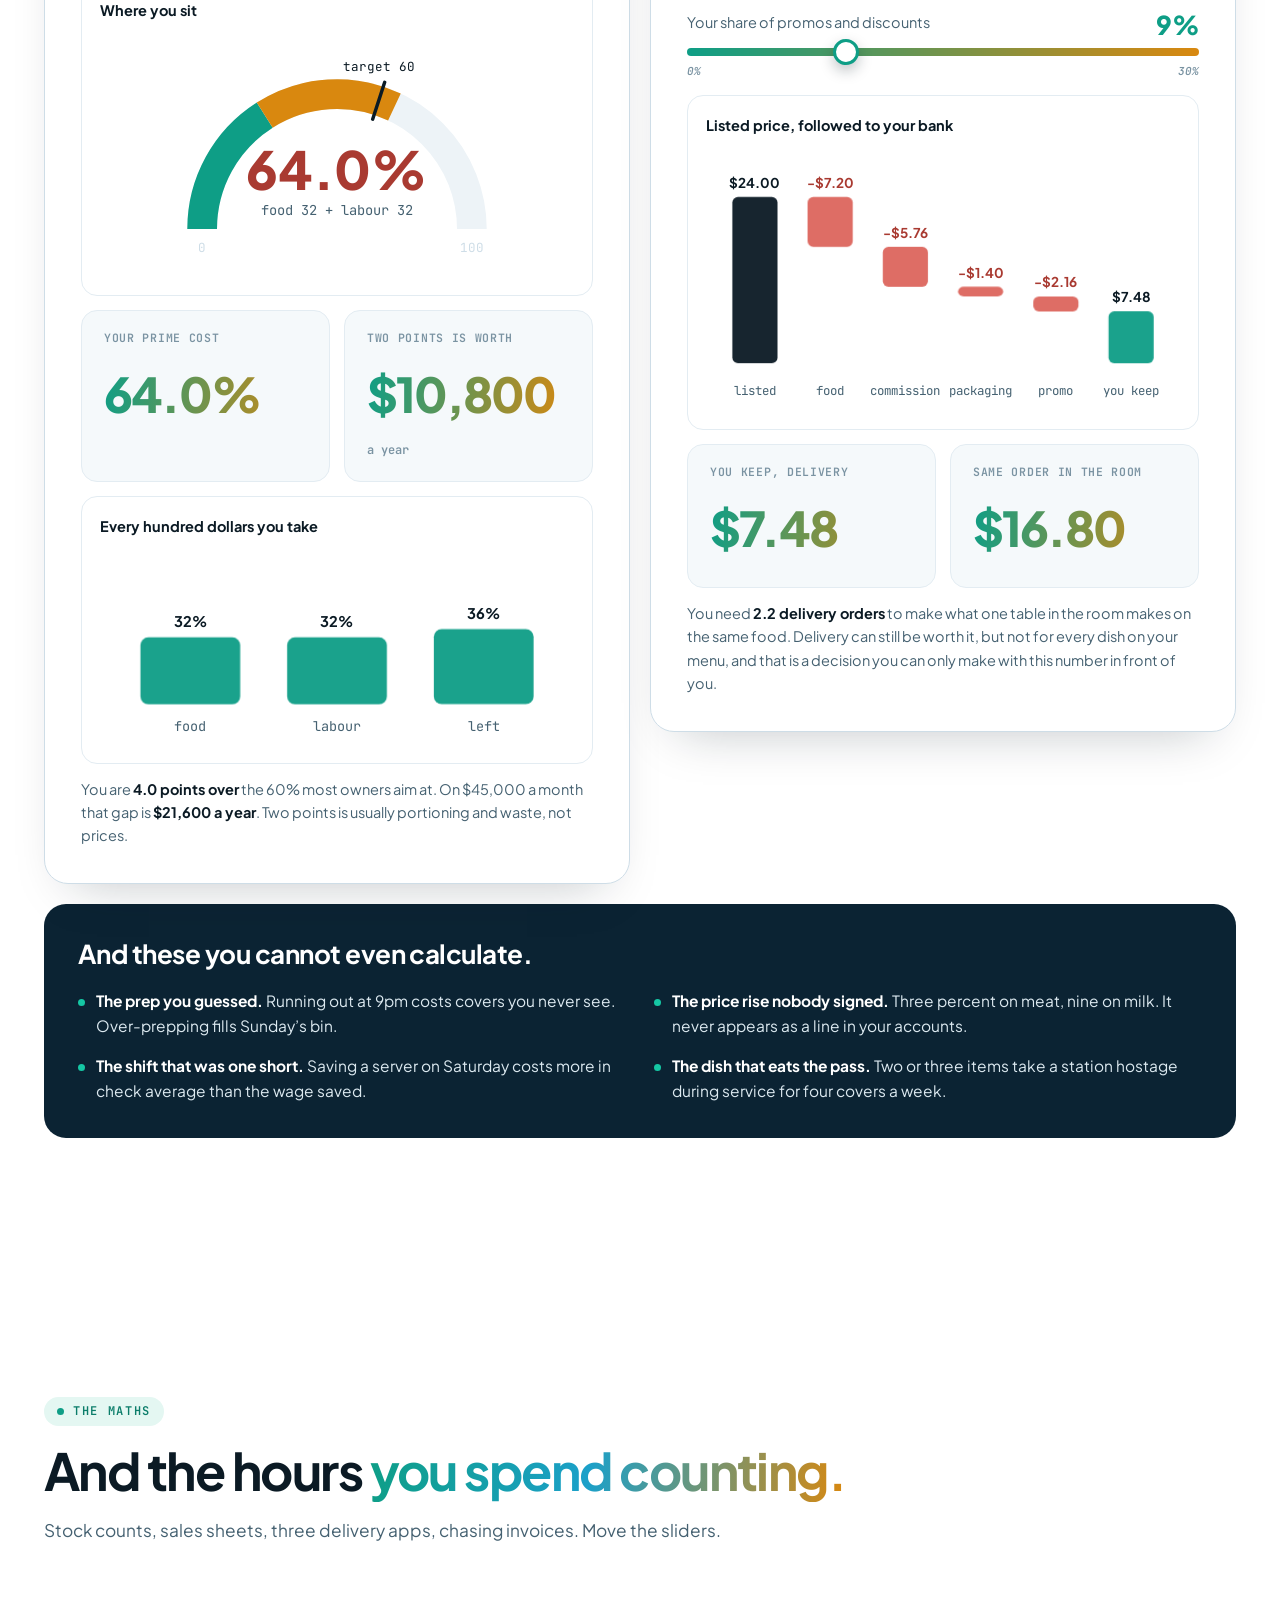
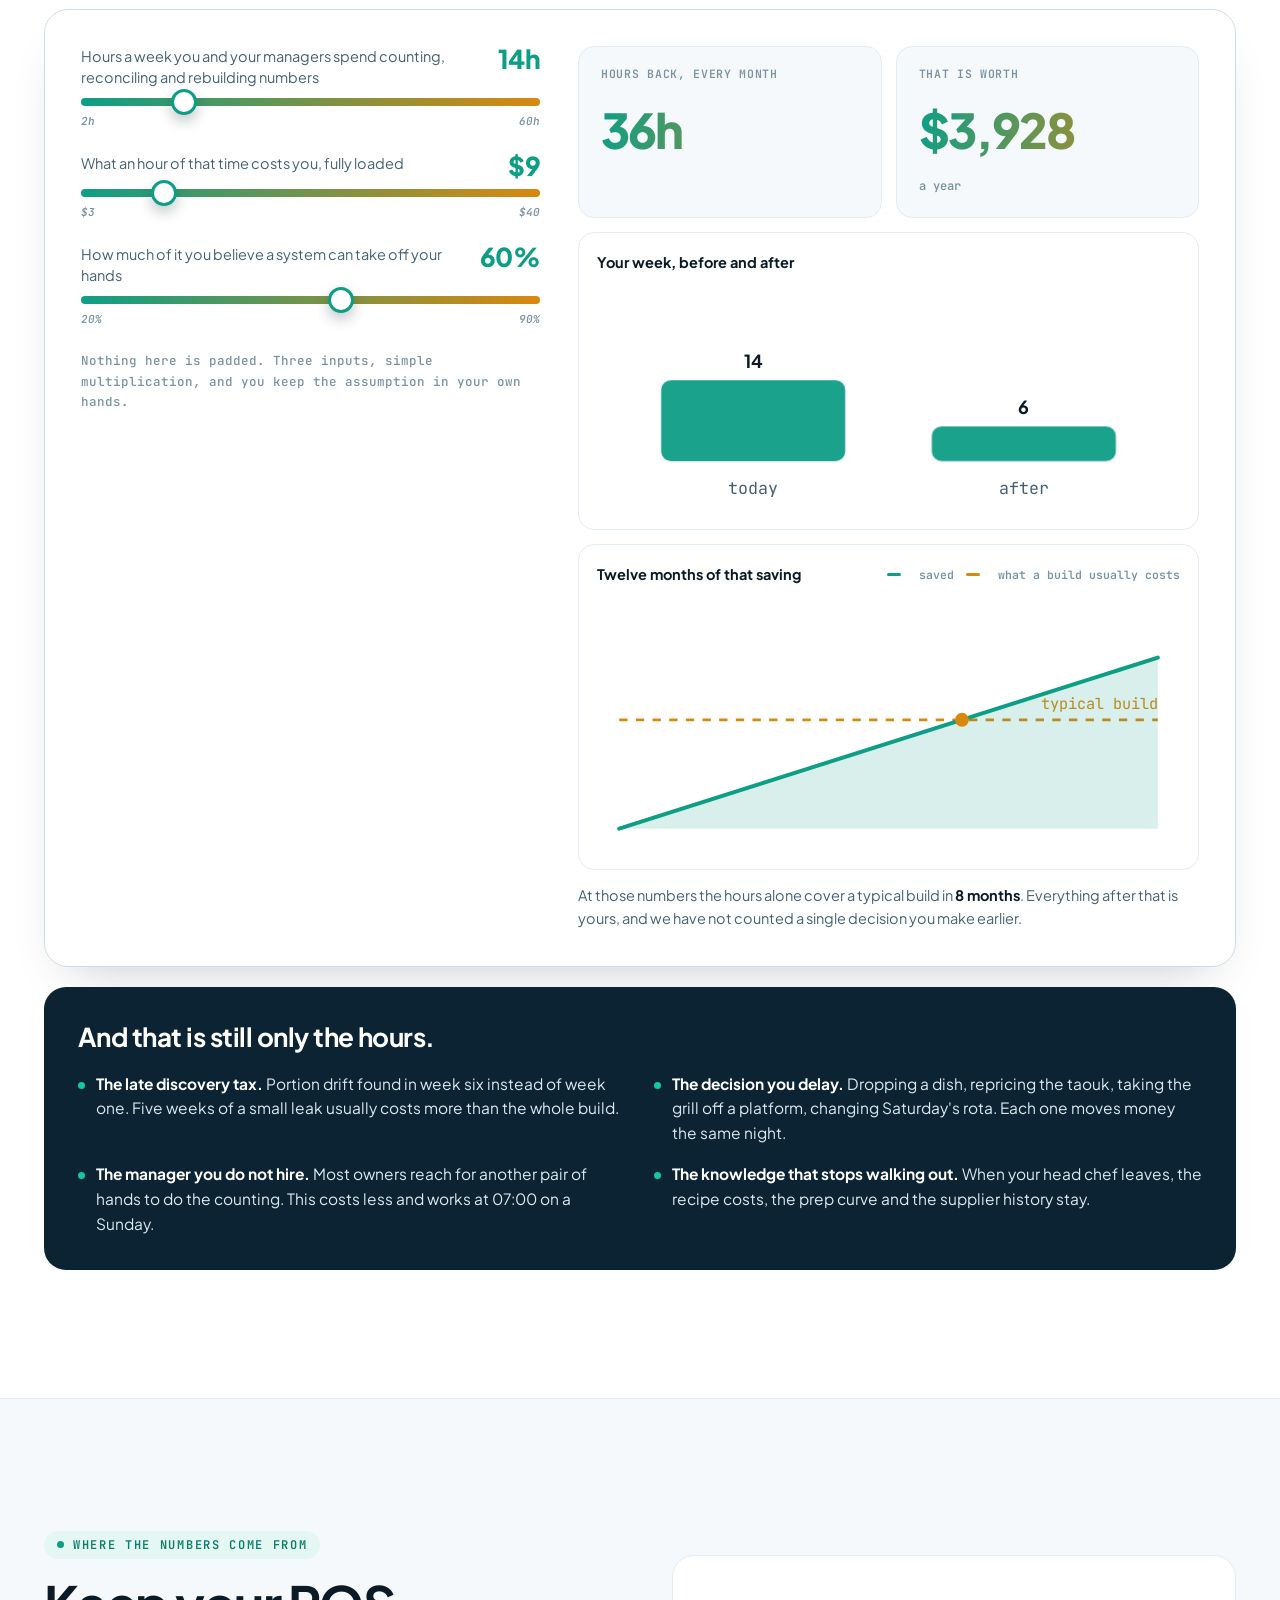
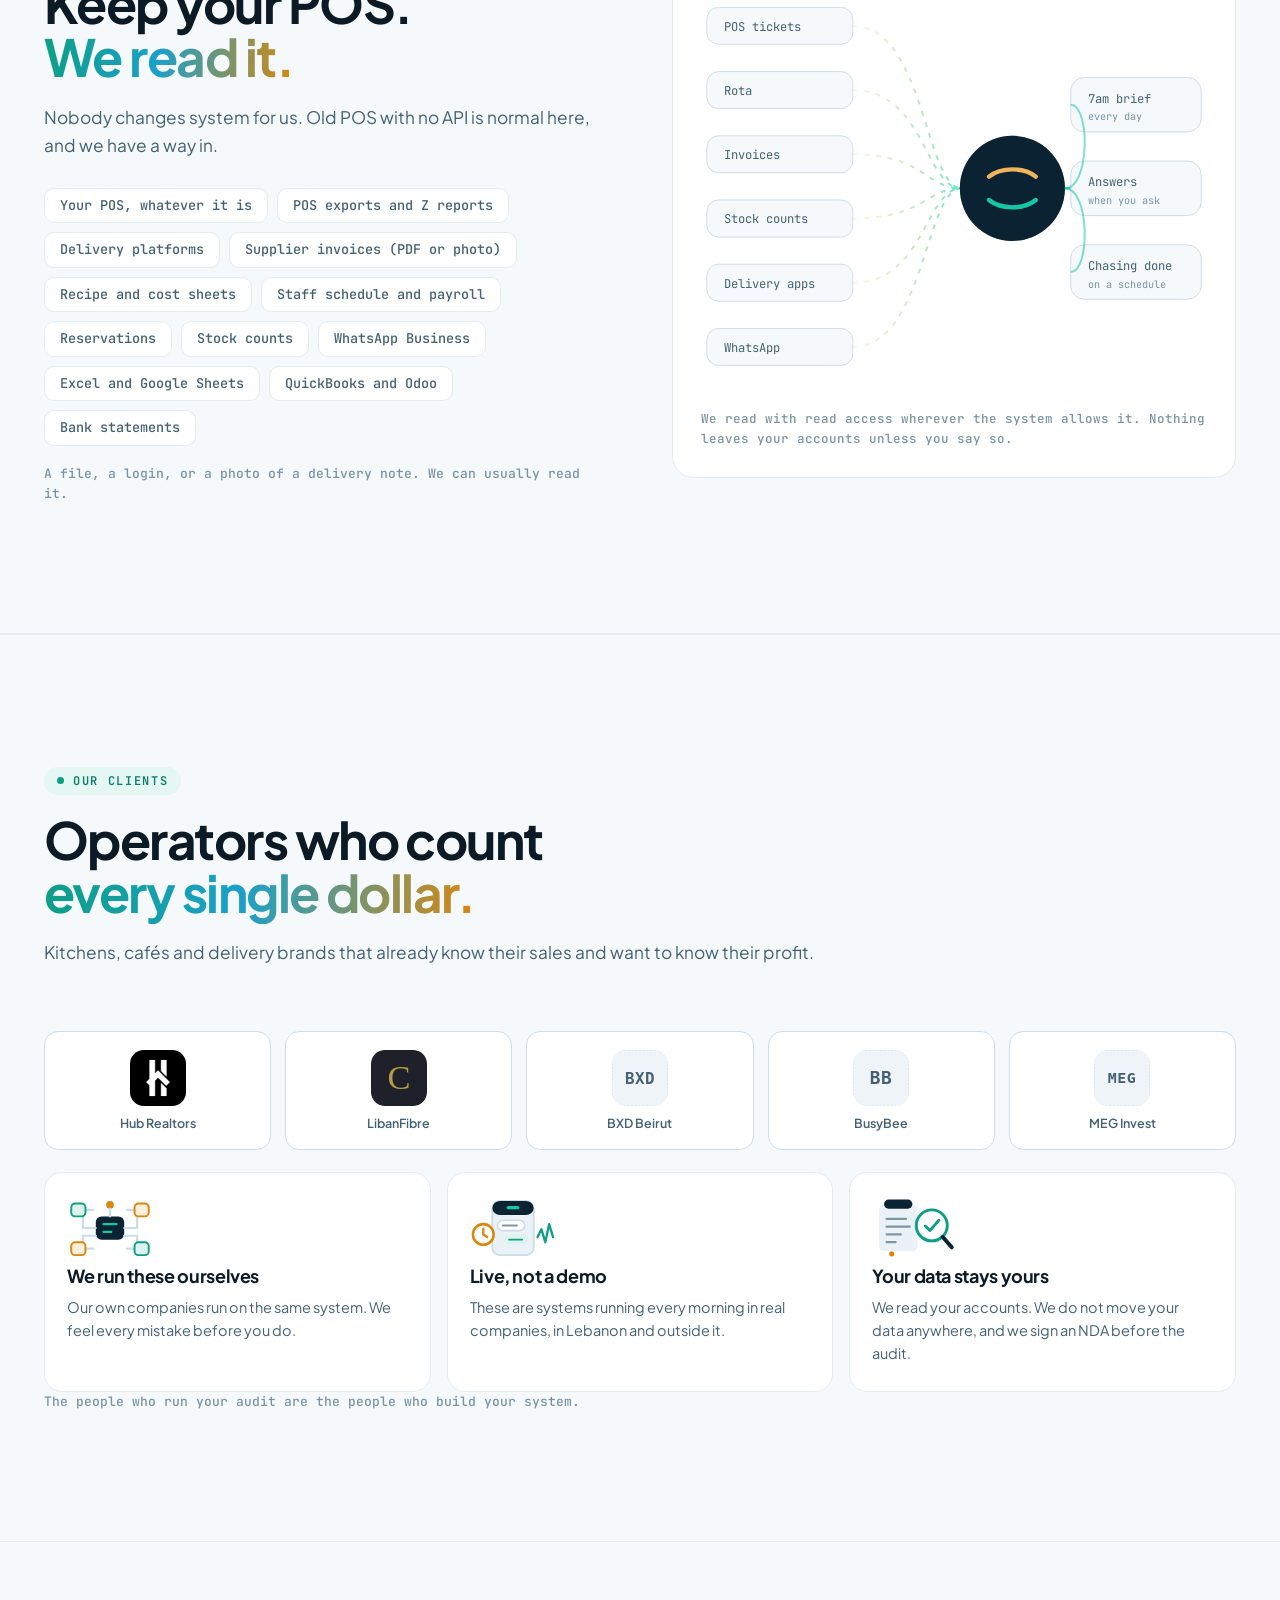
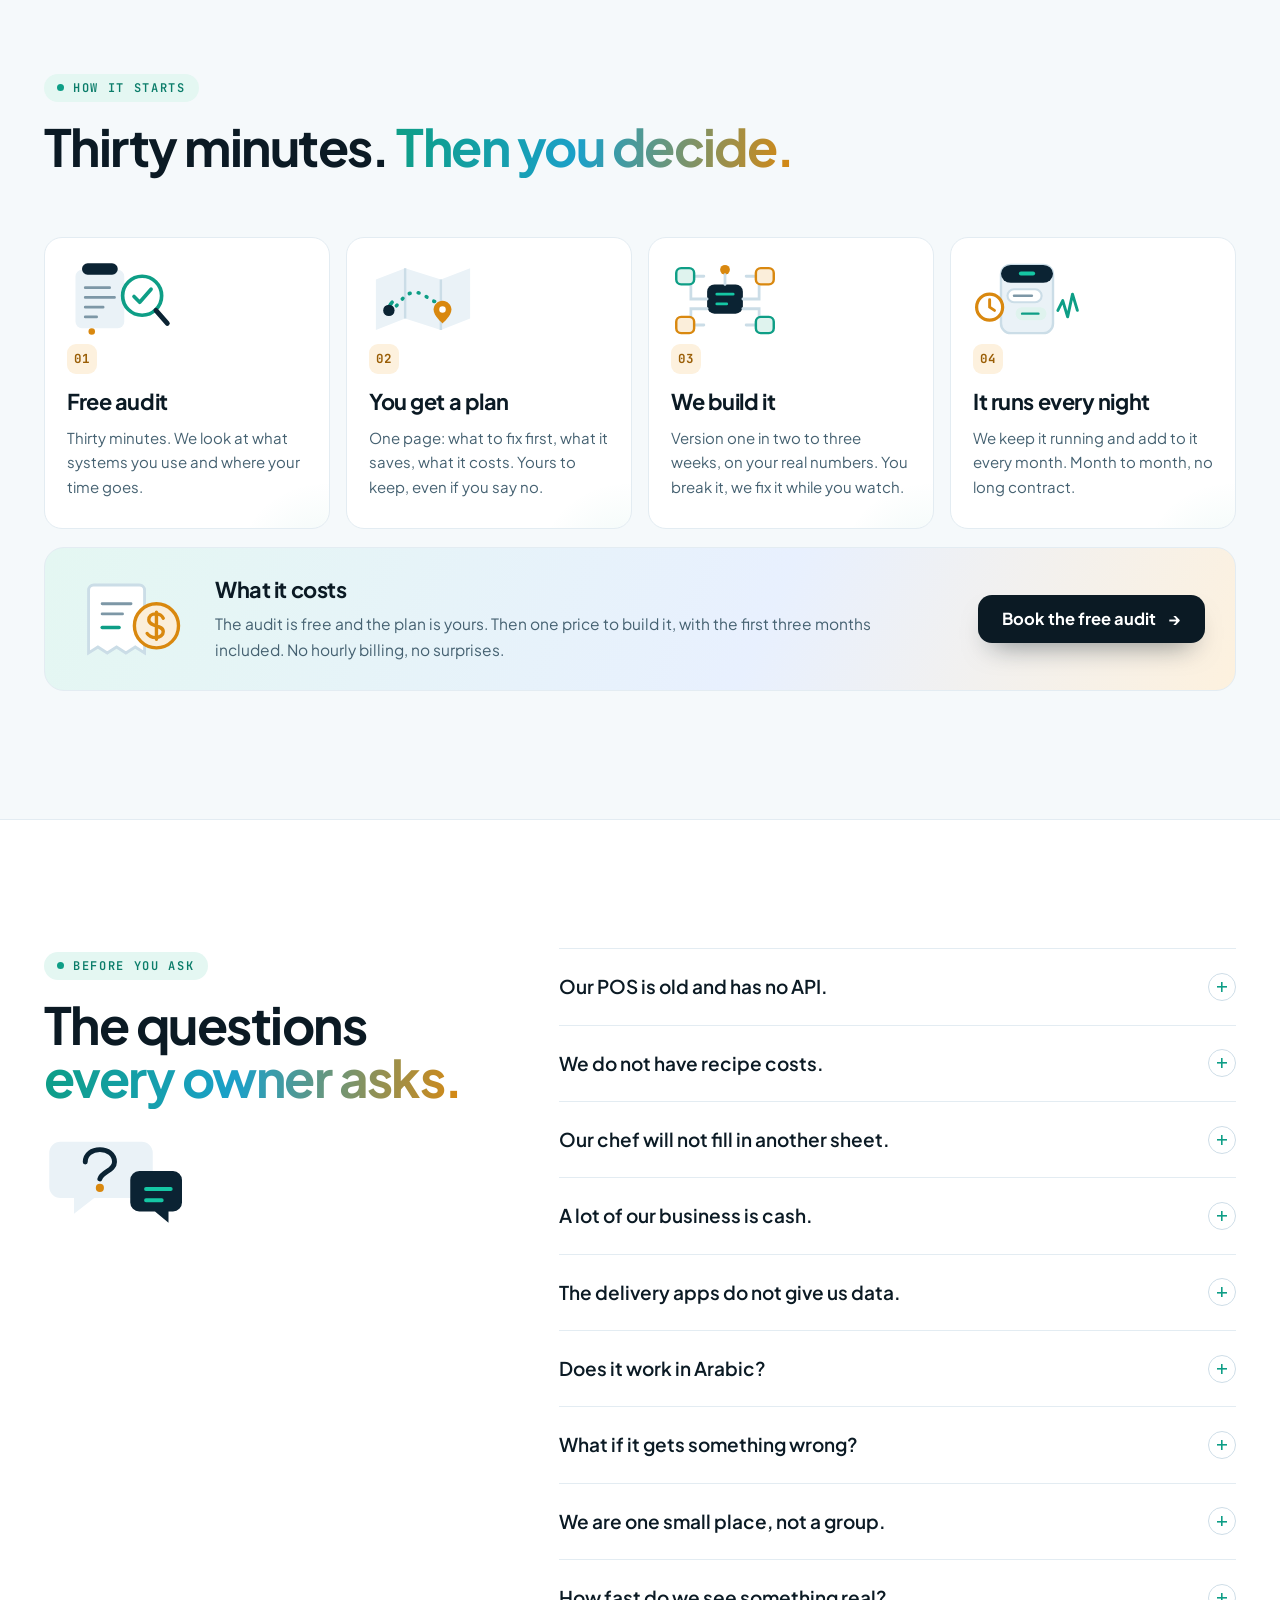
<file: restaurants-long.html>
<!doctype html>
<html lang="en">
<head>
<meta charset="utf-8">
<meta name="viewport" content="width=device-width, initial-scale=1, viewport-fit=cover">
<title>Radar AI · Restaurants, the long page (kept for comparison)</title>
<meta name="description" content="Your POS counts sales. Radar finds profit: per dish, per shift, per branch. Ask it anything in Arabic or English. Built for restaurants and cafés in Lebanon. Free 30 minute audit.">
<meta name="theme-color" content="#FFFFFF">
<meta property="og:type" content="website">
<meta property="og:title" content="Your restaurant's own AI intelligence officer">
<meta property="og:description" content="Radar gives your company its own AI intelligence officer. It follows everything in your business and tells you what to do next, in Arabic or English. Built for companies in Lebanon. Free 30-minute audit.">
<meta property="og:image" content="https://radar-eyes.com/img/share-card.jpg">
<meta property="og:image:width" content="1200">
<meta property="og:image:height" content="630">
<meta property="og:url" content="https://radar-eyes.com/restaurants.html">
<meta property="og:site_name" content="Radar AI">
<link rel="canonical" href="https://radar-eyes.com/restaurants.html">
<meta name="twitter:card" content="summary_large_image">
<link rel="icon" href="data:image/svg+xml,%3Csvg xmlns=%22http://www.w3.org/2000/svg%22 viewBox=%220 0 48 48%22 width=%2248%22 height=%2248%22%3E %3Cdefs%3E  %3ClinearGradient id=%22rb%22 x1=%220%22 y1=%220%22 x2=%221%22 y2=%221%22%3E%3Cstop offset=%220%22 stop-color=%22%23153F57%22/%3E%3Cstop offset=%221%22 stop-color=%22%23061219%22/%3E%3C/linearGradient%3E  %3ClinearGradient id=%22rs%22 x1=%220%22 y1=%221%22 x2=%22.7%22 y2=%220%22%3E%3Cstop offset=%220%22 stop-color=%22%233FE0BE%22 stop-opacity=%22.05%22/%3E%3Cstop offset=%221%22 stop-color=%22%233FE0BE%22 stop-opacity=%22.95%22/%3E%3C/linearGradient%3E  %3CradialGradient id=%22rg%22 cx=%22.5%22 cy=%22.5%22 r=%22.5%22%3E%3Cstop offset=%220%22 stop-color=%22%23F0B25A%22 stop-opacity=%22.55%22/%3E%3Cstop offset=%221%22 stop-color=%22%23F0B25A%22 stop-opacity=%220%22/%3E%3C/radialGradient%3E %3C/defs%3E %3Crect width=%2248%22 height=%2248%22 rx=%2213%22 fill=%22url%28%23rb%29%22/%3E %3Crect x=%22.5%22 y=%22.5%22 width=%2247%22 height=%2247%22 rx=%2212.5%22 fill=%22none%22 stroke=%22%23fff%22 stroke-opacity=%22.09%22/%3E %3Ccircle cx=%2224%22 cy=%2224%22 r=%2215%22 fill=%22none%22 stroke=%22%233FE0BE%22 stroke-opacity=%22.38%22 stroke-width=%221.8%22/%3E %3Ccircle cx=%2224%22 cy=%2224%22 r=%228.5%22 fill=%22none%22 stroke=%22%233FE0BE%22 stroke-opacity=%22.5%22 stroke-width=%221.8%22/%3E %3Cpath d=%22M24 24 L24 9 A15 15 0 0 1 36.99 16.5 Z%22 fill=%22url%28%23rs%29%22/%3E %3Cpath d=%22M24 24 L36.99 16.5%22 stroke=%22%236FF0D4%22 stroke-width=%222.2%22 stroke-linecap=%22round%22/%3E %3Ccircle cx=%2224%22 cy=%2224%22 r=%222.5%22 fill=%22%236FF0D4%22/%3E %3Ccircle cx=%2229.6%22 cy=%2213.9%22 r=%226%22 fill=%22url%28%23rg%29%22/%3E %3Ccircle cx=%2229.6%22 cy=%2213.9%22 r=%222.7%22 fill=%22%23F0B25A%22/%3E%3C/svg%3E">
<link rel="preconnect" href="https://fonts.googleapis.com">
<link rel="preconnect" href="https://fonts.gstatic.com" crossorigin>
<link rel="stylesheet" href="https://fonts.googleapis.com/css2?family=IBM+Plex+Sans+Arabic:wght@400;500;600&family=JetBrains+Mono:wght@400;500&family=Plus+Jakarta+Sans:wght@400;500;600;700;800&display=swap">
<link rel="stylesheet" href="styles.css">
<link rel="stylesheet" href="resto.css">
</head>
<body data-page="restaurants">
<noscript><img height="1" width="1" style="display:none" alt="" src="https://www.facebook.com/tr?id=1576308963443590&amp;ev=PageView&amp;noscript=1"></noscript>

<!-- illustration sprite. Drawn here, used with <svg class="ill"><use href="#i-..."/></svg> -->
<svg width="0" height="0" style="position:absolute" aria-hidden="true" focusable="false">
  <defs>
    <linearGradient id="rmBg" x1="0" y1="0" x2="1" y2="1"><stop offset="0" stop-color="#153F57"/><stop offset="1" stop-color="#061219"/></linearGradient>
    <linearGradient id="rmSw" x1="0" y1="1" x2=".7" y2="0"><stop offset="0" stop-color="#3FE0BE" stop-opacity=".05"/><stop offset="1" stop-color="#3FE0BE" stop-opacity=".95"/></linearGradient>
    <radialGradient id="rmGl" cx=".5" cy=".5" r=".5"><stop offset="0" stop-color="#F0B25A" stop-opacity=".55"/><stop offset="1" stop-color="#F0B25A" stop-opacity="0"/></radialGradient>
    <symbol id="radar-mark" viewBox="0 0 48 48">
      <rect width="48" height="48" rx="13" fill="url(#rmBg)"/>
      <rect x=".5" y=".5" width="47" height="47" rx="12.5" fill="none" stroke="#fff" stroke-opacity=".09"/>
      <circle cx="24" cy="24" r="15" fill="none" stroke="#3FE0BE" stroke-opacity=".38" stroke-width="1.8"/>
      <circle cx="24" cy="24" r="8.5" fill="none" stroke="#3FE0BE" stroke-opacity=".5" stroke-width="1.8"/>
      <path d="M24 24 L24 9 A15 15 0 0 1 36.99 16.5 Z" fill="url(#rmSw)"/>
      <path d="M24 24 L36.99 16.5" stroke="#6FF0D4" stroke-width="2.2" stroke-linecap="round"/>
      <circle cx="24" cy="24" r="2.5" fill="#6FF0D4"/>
      <circle cx="29.6" cy="13.9" r="6" fill="url(#rmGl)"/>
      <circle cx="29.6" cy="13.9" r="2.7" fill="#F0B25A"/>
    </symbol>
    <symbol id="i-audit" viewBox="0 0 132 96">
      <rect x="10" y="12" width="60" height="72" rx="8" fill="#EAF2F7"/>
      <rect x="18" y="4" width="44" height="14" rx="7" fill="#0B2333"/>
      <path d="M22 34h30M22 46h36M22 58h22" stroke="#7D97A6" stroke-width="3.4" stroke-linecap="round"/>
      <path d="M22 70h14" stroke="#7D97A6" stroke-width="3.4" stroke-linecap="round"/>
      <circle cx="92" cy="44" r="24" fill="#fff" stroke="#0E9E86" stroke-width="4.5"/>
      <path d="M82 45l7 7 14-16" stroke="#0E9E86" stroke-width="4.5" fill="none" stroke-linecap="round" stroke-linejoin="round"/>
      <path d="M109 62l14 16" stroke="#0B2333" stroke-width="6" stroke-linecap="round"/>
      <circle cx="30" cy="88" r="4" fill="#D9880F"/>
    </symbol>
    <symbol id="i-map" viewBox="0 0 132 96">
      <path d="M8 24l36-14 44 14 36-14v62l-36 14-44-14-36 14z" fill="#EAF2F7"/>
      <path d="M44 10v62M88 24v62" stroke="#CBDDE7" stroke-width="3"/>
      <path d="M24 62c14-4 16-22 32-22s18 16 34 10" stroke="#0E9E86" stroke-width="4.5" fill="none" stroke-linecap="round" stroke-dasharray="1 10"/>
      <path d="M24 62c0-6 4-10 4-10" stroke="#0E9E86" stroke-width="4.5" stroke-linecap="round"/>
      <circle cx="24" cy="62" r="7" fill="#0B2333"/>
      <path d="M90 50c6 0 11 5 11 11 0 8-11 17-11 17s-11-9-11-17c0-6 5-11 11-11z" fill="#D9880F"/>
      <circle cx="90" cy="61" r="4" fill="#fff"/>
    </symbol>
    <symbol id="i-build" viewBox="0 0 132 96">
      <rect x="44" y="30" width="44" height="36" rx="9" fill="#0B2333"/>
      <path d="M56 42h20M56 54h12" stroke="#15C7A4" stroke-width="3.6" stroke-linecap="round"/>
      <path d="M44 48H24V20h16M88 48h20V20H92M44 60H24v20h16M88 60h20v20H92" stroke="#CBDDE7" stroke-width="3.4" fill="none" stroke-linecap="round"/>
      <rect x="6" y="10" width="22" height="20" rx="6" fill="#DFF3EE" stroke="#0E9E86" stroke-width="3"/>
      <rect x="104" y="10" width="22" height="20" rx="6" fill="#FBEEDA" stroke="#D9880F" stroke-width="3"/>
      <rect x="6" y="70" width="22" height="20" rx="6" fill="#FBEEDA" stroke="#D9880F" stroke-width="3"/>
      <rect x="104" y="70" width="22" height="20" rx="6" fill="#DFF3EE" stroke="#0E9E86" stroke-width="3"/>
      <circle cx="66" cy="12" r="6" fill="#D9880F"/>
      <path d="M66 18v12" stroke="#CBDDE7" stroke-width="3.4" stroke-linecap="round"/>
    </symbol>
    <symbol id="i-runs" viewBox="0 0 132 96">
      <rect x="34" y="6" width="64" height="84" rx="12" fill="#EAF2F7" stroke="#CBDDE7" stroke-width="3"/>
      <rect x="34" y="6" width="64" height="22" rx="12" fill="#0B2333"/>
      <rect x="56" y="14" width="20" height="5" rx="2.5" fill="#15C7A4"/>
      <rect x="42" y="36" width="42" height="16" rx="8" fill="#fff" stroke="#CBDDE7" stroke-width="2.6"/>
      <path d="M50 44h22" stroke="#7D97A6" stroke-width="3" stroke-linecap="round"/>
      <rect x="52" y="58" width="38" height="16" rx="8" fill="#DFF3EE"/>
      <path d="M60 66h20" stroke="#0E9E86" stroke-width="3" stroke-linecap="round"/>
      <circle cx="20" cy="58" r="16" fill="#fff" stroke="#D9880F" stroke-width="4"/>
      <path d="M20 49v9l6 4" stroke="#D9880F" stroke-width="3.6" fill="none" stroke-linecap="round" stroke-linejoin="round"/>
      <path d="M104 62l6-12 6 20 6-28 6 20" stroke="#0E9E86" stroke-width="3.6" fill="none" stroke-linecap="round" stroke-linejoin="round"/>
    </symbol>
    <symbol id="i-ask" viewBox="0 0 132 96">
      <path d="M14 14h72a10 10 0 0110 10v30a10 10 0 01-10 10H44L26 78V64H14A10 10 0 014 54V24a10 10 0 0110-10z" fill="#EAF2F7"/>
      <path d="M36 32c0-7 6-11 13-11s13 4 13 11c0 8-11 8-13 15" stroke="#0B2333" stroke-width="4.4" fill="none" stroke-linecap="round"/>
      <circle cx="49" cy="55" r="3.6" fill="#D9880F"/>
      <path d="M84 40h30a8 8 0 018 8v20a8 8 0 01-8 8h-4v10l-12-10H84a8 8 0 01-8-8V48a8 8 0 018-8z" fill="#0B2333"/>
      <path d="M90 56h22M90 66h14" stroke="#15C7A4" stroke-width="3.4" stroke-linecap="round"/>
    </symbol>
    <symbol id="i-cost" viewBox="0 0 132 96">
      <path d="M22 8h54a6 6 0 016 6v74l-11-7-11 7-11-7-11 7-11-7-11 7V14a6 6 0 016-6z" fill="#fff" stroke="#CBDDE7" stroke-width="3.4"/>
      <path d="M32 30h34M32 42h24" stroke="#7D97A6" stroke-width="3.4" stroke-linecap="round"/>
      <path d="M32 58h20" stroke="#0E9E86" stroke-width="4" stroke-linecap="round"/>
      <circle cx="96" cy="56" r="26" fill="#FBEEDA" stroke="#D9880F" stroke-width="4"/>
      <path d="M96 40v32M104 47c-2-4-6-5-9-5-5 0-8 3-8 7 0 9 17 5 17 14 0 4-4 7-9 7-4 0-8-2-10-5" stroke="#D9880F" stroke-width="4" fill="none" stroke-linecap="round"/>
    </symbol>
    <symbol id="i-n-read" viewBox="0 0 64 64">
      <rect x="10" y="8" width="34" height="48" rx="6" fill="rgba(255,255,255,.07)" stroke="#8FB2C4" stroke-width="2.4"/>
      <path d="M18 20h18M18 30h18M18 40h10" stroke="#8FB2C4" stroke-width="2.6" stroke-linecap="round"/>
      <circle cx="44" cy="40" r="12" fill="#0B2333" stroke="#15C7A4" stroke-width="3"/>
      <path d="M38 40h12M44 34v12" stroke="#15C7A4" stroke-width="3" stroke-linecap="round"/>
    </symbol>
    <symbol id="i-n-match" viewBox="0 0 64 64">
      <rect x="6" y="14" width="22" height="34" rx="5" fill="rgba(255,255,255,.07)" stroke="#8FB2C4" stroke-width="2.4"/>
      <rect x="36" y="14" width="22" height="34" rx="5" fill="rgba(255,255,255,.07)" stroke="#8FB2C4" stroke-width="2.4"/>
      <path d="M12 24h10M12 32h8M42 24h10M42 32h8" stroke="#8FB2C4" stroke-width="2.4" stroke-linecap="round"/>
      <circle cx="32" cy="42" r="11" fill="#0B2333" stroke="#F0B25A" stroke-width="3"/>
      <path d="M27 42l4 4 7-8" stroke="#F0B25A" stroke-width="3" fill="none" stroke-linecap="round" stroke-linejoin="round"/>
    </symbol>
    <symbol id="i-n-price" viewBox="0 0 64 64">
      <path d="M34 6H14a8 8 0 0 0-8 8v20l26 26 24-24z" fill="rgba(255,255,255,.07)" stroke="#8FB2C4" stroke-width="2.6" stroke-linejoin="round"/>
      <circle cx="20" cy="20" r="4.5" fill="#15C7A4"/>
      <path d="M44 46l10-10M48 34h8v8" stroke="#F0B25A" stroke-width="3.2" fill="none" stroke-linecap="round" stroke-linejoin="round"/>
    </symbol>
    <symbol id="i-n-hunt" viewBox="0 0 64 64">
      <circle cx="28" cy="28" r="19" fill="rgba(255,255,255,.06)" stroke="#8FB2C4" stroke-width="2.6"/>
      <path d="M28 9v19l13 8" stroke="#15C7A4" stroke-width="3" fill="none" stroke-linecap="round" stroke-linejoin="round"/>
      <circle cx="28" cy="28" r="7" fill="none" stroke="#15C7A4" stroke-width="2.2" opacity=".6"/>
      <path d="M43 43l13 13" stroke="#F0B25A" stroke-width="4" stroke-linecap="round"/>
    </symbol>
    <symbol id="i-n-pen" viewBox="0 0 64 64">
      <path d="M8 12h36a6 6 0 0 1 6 6v18a6 6 0 0 1-6 6H24L12 52V42H8a6 6 0 0 1-6-6V18a6 6 0 0 1 6-6z" transform="translate(4,0)" fill="rgba(255,255,255,.07)" stroke="#8FB2C4" stroke-width="2.4"/>
      <path d="M18 24h20M18 32h12" stroke="#8FB2C4" stroke-width="2.6" stroke-linecap="round"/>
      <path d="M40 44l14-14 6 6-14 14-8 2z" fill="#0B2333" stroke="#F0B25A" stroke-width="3" stroke-linejoin="round"/>
    </symbol>
    <symbol id="i-n-sun" viewBox="0 0 64 64">
      <path d="M6 44h52" stroke="#8FB2C4" stroke-width="2.8" stroke-linecap="round"/>
      <path d="M16 44a16 16 0 0 1 32 0z" fill="rgba(240,178,90,.22)" stroke="#F0B25A" stroke-width="3" stroke-linejoin="round"/>
      <path d="M32 10v7M12 20l5 5M52 20l-5 5" stroke="#F0B25A" stroke-width="3" stroke-linecap="round"/>
      <path d="M18 54h10M34 54h12" stroke="#15C7A4" stroke-width="3" stroke-linecap="round"/>
    </symbol>
  </defs>
</svg>

<div class="glow" aria-hidden="true"></div>

<header class="nav">
  <div class="wrap nav__in">
    <a class="brand" href="#top">
      <span class="brand__mark" aria-hidden="true"><svg viewBox="0 0 48 48"><use href="#radar-mark"/></svg></span>
      <span class="brand__name">Radar<i class="brand__ai">AI</i></span>
    </a>
    <nav class="nav__links">
      <a href="#demo">See it work</a>
      <a href="#night">While you sleep</a>
      <a href="#matrix">Your menu</a>
      <a href="#numbers">The numbers</a>
      <a href="#pricing">Price</a>
      <a href="index.html">Other businesses</a>
    </nav>
    <a class="btn btn--sm" href="#audit">Book the free audit</a>
  </div>
</header>

<main id="top">

  <!-- HERO -->
  <section class="hero">
    <div class="wrap hero__in">
      <div class="hero__copy">
        <p class="kicker rv">For restaurants &amp; cafés in Lebanon</p>
        <h1 class="rv">Busy every night. <em>So where is the money?</em></h1>
        <p class="lead rv">Your POS counts sales. Our intelligence finds profit: per dish, per shift, per branch. Ask it anything, any hour, in Arabic or English.</p>
        <div class="cta-row rv">
          <a class="btn" href="#audit">Book the free audit <span class="arr" aria-hidden="true">→</span></a>
          <a class="tlink" href="#demo">Watch it work</a>
        </div>
        <ul class="ticks rv">
          <li>Answers you in seconds</li>
          <li>Arabic or English</li>
          <li>Works with your POS</li>
          <li>Running in 2 weeks</li>
        </ul>

        <div class="pick rv" id="pick">
          <p class="pick__lab">Pick your kind of place. Everything on this page changes.</p>
          <div class="pick__row" role="tablist" aria-label="Kind of venue">
            <button class="pick__btn is-on" role="tab" data-ind="full" aria-selected="true">Restaurant</button>
            <button class="pick__btn" role="tab" data-ind="cafe" aria-selected="false">Café &amp; bakery</button>
            <button class="pick__btn" role="tab" data-ind="deliv" aria-selected="false">Delivery kitchen</button>
            <button class="pick__btn" role="tab" data-ind="group" aria-selected="false">Multi-branch group</button>
          </div>
        </div>
      </div>

      <!-- PHONE DEMO -->
      <div class="hero__demo rv" id="demo">
        <div class="phone">
          <div class="phone__notch" aria-hidden="true"></div>
          <div class="phone__bar">
            <span class="phone__who">
              <span class="phone__av" aria-hidden="true"><svg viewBox="0 0 48 48"><use href="#radar-mark"/></svg></span>
              <span><b>Radar</b><i id="demoWho">online · Beit Warde, 90 seats</i></span>
            </span>
            <span class="lang" role="group" aria-label="Language">
              <button type="button" class="lang__btn is-on" data-lang="en">EN</button>
              <button type="button" class="lang__btn" data-lang="ar">ع</button>
            </span>
          </div>
          <div class="thread" id="thread" aria-live="polite"></div>
          <div class="chips" id="chips"></div>
        </div>
        <p class="demo__note">Sample numbers. Tap a question. Switch it to Arabic. The thinking is real.</p>
      </div>
    </div>
  </section>

  <section class="pain" id="pain">
    <div class="wrap">
      <header class="head">
        <p class="kicker rv">Sound familiar</p>
        <h2 class="rv">Sales are up. <em>The bank says otherwise.</em></h2>
      </header>
      <div class="pain__grid">
        <figure class="pain__photo rv">
          <img src="img/r-night.webp" alt="A restaurant owner alone in his closed restaurant late at night counting receipts" width="900" height="1125" loading="lazy">
          <figcaption class="pain__stamp"><i>01:20, chairs already up</i>The answers already exist tonight. They sit in your POS, a pile of delivery notes, and three people’s heads.</figcaption>
        </figure>
        <div>
      <ol class="day">
        <li class="rv"><span class="day__t">07:30</span><h3>The delivery arrives before you</h3><p>Nobody weighs it. The price on the note is not the price you agreed.</p></li>
        <li class="rv"><span class="day__t">13:10</span><h3>You guess the prep</h3><p>40 taouk or 60? Too few, you turn tables away. Too many, you bin it.</p></li>
        <li class="rv"><span class="day__t">20:45</span><h3>Three tablets, three commissions</h3><p>You know the sales on each. Not one tells you what you kept.</p></li>
        <li class="rv"><span class="day__t">01:20</span><h3>You count the drawer</h3><p>Till, app and safe all say something different. You are tired. You let it go.</p></li>
      </ol>
      <p class="pain__foot rv">Nobody is stealing from you. At 1:20am there is simply nobody left to check.</p>
        </div>
      </div>
      <div class="painstrip rv">
        <figure><img src="img/r-supplier.webp" alt="A chef checking a delivery note at the back door in the early morning" width="900" height="600" loading="lazy"><figcaption>The invoice nobody checks</figcaption></figure>
        <figure><img src="img/r-prep.webp" alt="Two chefs weighing portions on a digital scale at a prep table" width="900" height="600" loading="lazy"><figcaption>The portion nobody weighs</figcaption></figure>
        <figure><img src="img/r-delivery.webp" alt="Three delivery app tablets on a restaurant pass" width="900" height="600" loading="lazy"><figcaption>The commission nobody counts</figcaption></figure>
      </div>
    </div>
  </section>

  <!-- WHILE YOU SLEEP -->
  <section class="night" id="night">
    <div class="wrap">
      <header class="head head--on">
        <p class="kicker rv">While you sleep</p>
        <h2 class="rv">You go home at 1am. <em>It starts work at 1am.</em></h2>
        <p class="lead rv">Six jobs nobody in your restaurant has time for. Your intelligence officer does them all before the bread arrives.</p>
      </header>
      <ol class="night__list">
        <li class="rv" style="--i:0">
          <span class="night__t">23:40</span>
          <span class="night__ic"><svg viewBox="0 0 64 64" aria-hidden="true"><use href="#i-n-read"/></svg></span>
          <div><h3>It reads tonight</h3><p>Every ticket, against the kitchen screen. 14 orders took over 17 minutes.</p></div>
        </li>
        <li class="rv" style="--i:1">
          <span class="night__t">00:20</span>
          <span class="night__ic"><svg viewBox="0 0 64 64" aria-hidden="true"><use href="#i-n-match"/></svg></span>
          <div><h3>It checks the delivery apps</h3><p>Commission, promo, refunds. It found a 25% discount you never approved.</p></div>
        </li>
        <li class="rv" style="--i:2">
          <span class="night__t">02:10</span>
          <span class="night__ic"><svg viewBox="0 0 64 64" aria-hidden="true"><use href="#i-n-price"/></svg></span>
          <div><h3>It re-costs your menu</h3><p>Tonight’s invoices hit every recipe. 4 dishes just went under your margin.</p></div>
        </li>
        <li class="rv" style="--i:3">
          <span class="night__t">04:30</span>
          <span class="night__ic"><svg viewBox="0 0 64 64" aria-hidden="true"><use href="#i-n-hunt"/></svg></span>
          <div><h3>It writes tomorrow’s prep</h3><p>60 taouk, not the 40 somebody guessed. Weather and history, minus your fridge.</p></div>
        </li>
        <li class="rv" style="--i:4">
          <span class="night__t">06:40</span>
          <span class="night__ic"><svg viewBox="0 0 64 64" aria-hidden="true"><use href="#i-n-pen"/></svg></span>
          <div><h3>It writes your messages</h3><p>Supplier, late payer, Saturday schedule. Ready to send. You press send.</p></div>
        </li>
        <li class="rv" style="--i:5">
          <span class="night__t">07:00</span>
          <span class="night__ic"><svg viewBox="0 0 64 64" aria-hidden="true"><use href="#i-n-sun"/></svg></span>
          <div><h3>It wakes you with 3 decisions</h3><p>Not 30 numbers. Three moves, with the money on each one.</p></div>
        </li>
      </ol>
      <p class="night__foot rv">Your chef fills in nothing. You log into nothing. It simply works the night shift.</p>
    </div>
  </section>

  <!-- SCREENS -->
  <section class="screens" id="screens">
    <div class="wrap">
      <header class="head">
        <p class="kicker rv">What it hands you at 07:00</p>
        <h2 class="rv">Ask your intelligence officer. <em>Answer in 5 seconds.</em></h2>
        <p class="lead rv">Your strategic intelligence officer, on duty at 3am. No training, no new app. You type like you type to your manager, and it answers from last night’s tickets.</p>
      </header>

      <div class="app rv" id="app">
        <div class="app__bar">
          <span class="app__dots" aria-hidden="true"><i></i><i></i><i></i></span>
          <div class="app__tabs" role="tablist" aria-label="Screens">
            <button class="app__tab is-on" role="tab" data-tab="board" aria-selected="true">Daily board</button>
            <button class="app__tab" role="tab" data-tab="ask" aria-selected="false">Ask anything</button>
            <button class="app__tab" role="tab" data-tab="alerts" aria-selected="false">Alerts</button>
            <button class="app__tab" role="tab" data-tab="report" aria-selected="false">Weekly report</button>
          </div>
          <span class="app__live"><i></i>sample data</span>
        </div>

        <!-- TAB: daily board -->
        <div class="pane is-on" id="pane-board" role="tabpanel">
          <div class="kpis">
            <div class="kpi"><span>Profit after everything</span><b>$0</b><i class="up">last night</i><svg class="spark"></svg></div>
            <div class="kpi"><span>Prime cost, rolling 7 days</span><b>0%</b><i class="down">food + labour</i><svg class="spark"></svg></div>
            <div class="kpi"><span>Average check</span><b>$0</b><i class="down">against last month</i><svg class="spark"></svg></div>
            <div class="kpi"><span>Covers against forecast</span><b>0</b><i class="up">last night</i><svg class="spark"></svg></div>
          </div>
          <div class="board">
            <figure class="panel panel--line">
              <figcaption><b>Sales, last 30 days</b><span class="legend"><i class="l-mint"></i>this month<i class="l-dim"></i>last month</span></figcaption>
              <svg class="chart" id="chartLine" viewBox="0 0 640 240" preserveAspectRatio="none" role="img" aria-label="Revenue line chart, this month against last month"></svg>
            </figure>
            <figure class="panel panel--gauge">
              <figcaption><b>Prime cost, rolling 7 days</b><span class="legend"><i class="l-mint"></i>food<i class="l-amber"></i>labour</span></figcaption>
              <svg class="chart" id="chartGauge" viewBox="0 0 320 210" role="img" aria-label="Prime cost gauge, food plus labour against target"></svg>
              <p class="panel__note">The one number that decides whether a restaurant lives. Most owners see it once a quarter.</p>
            </figure>
            <figure class="panel">
              <figcaption><b>Profit by daypart</b></figcaption>
              <svg class="chart" id="chartBars" viewBox="0 0 320 240" role="img" aria-label="Profit by daypart bar chart"></svg>
            </figure>
            <figure class="panel panel--wide">
              <figcaption><b>Covers by daypart, this week</b><ul class="dkey" id="daypartKey"></ul></figcaption>
              <svg class="chart" id="chartDaypart" viewBox="0 0 420 220" role="img" aria-label="Covers by daypart, stacked by service"></svg>
            </figure>
            <figure class="panel">
              <figcaption><b>What moved food cost</b><span class="legend">points</span></figcaption>
              <svg class="chart" id="chartBridge" viewBox="0 0 320 240" role="img" aria-label="Margin bridge, what moved the margin"></svg>
            </figure>
            <figure class="panel panel--donut">
              <figcaption><b>Where the money goes</b></figcaption>
              <svg class="chart" id="chartDonut" viewBox="0 0 220 220" role="img" aria-label="Cost breakdown donut chart"></svg>
              <ul class="donut__key" id="donutKey"></ul>
            </figure>
            <figure class="panel">
              <figcaption><b>Money leaking</b><span class="tag tag--warn">$2,350 a month</span></figcaption>
              <ul class="risk" id="riskList"></ul>
            </figure>
          </div>
        </div>

        <!-- TAB: ask -->
        <div class="pane" id="pane-ask" role="tabpanel">
          <div class="ask">
            <div class="ask__bar"><span class="ask__caret">&gt;</span><span id="askText"></span><span class="ask__cursor" aria-hidden="true"></span></div>
            <div class="ask__body" id="askBody"></div>
            <div class="ask__row" id="askRow"></div>
          </div>
        </div>

        <!-- TAB: alerts -->
        <div class="pane" id="pane-alerts" role="tabpanel">
          <ul class="alerts" id="alerts"></ul>
          <p class="pane__note">It only interrupts you when a rule you set gets crossed. Everything else waits for the morning brief.</p>
        </div>

        <!-- TAB: weekly report -->
        <div class="pane" id="pane-report" role="tabpanel">
          <div class="report">
            <div class="report__head">
              <div><span class="report__kick">Weekly report · sent Monday 08:00</span><h3>Week 38 · full service restaurant</h3></div>
              <span class="tag">to you + your head chef</span>
            </div>
            <div class="report__grid">
              <figure class="panel">
                <figcaption><b>Sales by day</b></figcaption>
                <svg class="chart" id="chartWeek" viewBox="0 0 420 200" role="img" aria-label="Sales by day of week"></svg>
              </figure>
              <ul class="report__points"></ul>
            </div>
          </div>
        </div>
      </div>
      <p class="note rv">Every build starts here and goes wherever your week hurts most. If your problem is not on this list, it is probably still the same build.</p>
    </div>
  </section>

  <!-- MENU MATRIX -->
  <section class="matrix" id="matrix">
    <div class="wrap">
      <header class="head">
        <p class="kicker rv">Your menu, on one chart</p>
        <h2 class="rv">Which dish makes you money? <em>Most owners guess wrong.</em></h2>
        <p class="lead rv">Chefs argue about dishes. Owners argue about prices. This settles both: every item placed by how often it sells and what it actually keeps after cost. Click any dish. It is sample data, and your version runs on last night's tickets.</p>
      </header>
      <div class="matrix__grid rv">
        <figure class="panel panel--matrix">
          <figcaption><b>Menu engineering</b><ul class="dkey" id="menuKey"></ul></figcaption>
          <div class="matrix__scroll">
            <svg class="chart" id="chartMenu" viewBox="0 0 620 420" role="img" aria-label="Menu engineering matrix: dishes by popularity and profit per plate"></svg>
          </div>
          <p class="panel__hint">Drag the chart sideways to read it</p>
          <p class="panel__note">Bubble size is the profit that dish brings you in a week. Dashed lines are your own medians, not an industry benchmark.</p>
        </figure>
        <div class="matrix__side">
          <div class="dish" id="dishCard"></div>
          <div class="moves">
            <h3>Three moves worth making this week</h3>
            <ol id="menuMoves"></ol>
            <p class="moves__note">It recalculates the moment a supplier price or a week of sales changes, so the menu stops being a decision you make once a year.</p>
          </div>
        </div>
      </div>
    </div>
  </section>

  <!-- WHO -->
  <section class="who-for" id="who">
    <div class="wrap">
      <header class="head">
        <p class="kicker rv">Who we build for</p>
        <h2 class="rv">One kitchen or four branches. <em>Same leaks.</em></h2>
        <p class="lead rv">Click the one that looks like you. The first four change this whole page.</p>
      </header>
      <div class="whogrid">
        <button class="whocard rv" data-ind="full">
          <span class="whocard__img"><img src="img/r-fine.webp" alt="A waiter serving a table in a full service restaurant dining room" width="720" height="450" loading="lazy"></span>
          <span class="whocard__body">
          <b>Full service restaurants</b>
          <span class="whocard__pain">Food cost drifts for six weeks. The accounts tell you after it is too late.</span>
          <span class="whocard__caps"><i>Prime cost every morning</i><i>Portion drift by station</i><i>Profit per dish, live</i><i>Tomorrow’s covers and prep</i><i>Supplier price alerts</i></span>
          <span class="whocard__go">See the demo →</span>
          </span>
        </button>
        <button class="whocard rv" data-ind="cafe">
          <span class="whocard__img"><img src="img/r-cafe.webp" alt="A barista pulling an espresso shot at a specialty coffee counter" width="720" height="450" loading="lazy"></span>
          <span class="whocard__body">
          <b>Cafés &amp; coffee shops</b>
          <span class="whocard__pain">You feel the morning rush. You cannot prove what the queue costs you.</span>
          <span class="whocard__caps"><i>Customers lost by hour</i><i>Real cost per cup</i><i>Waste against the sales curve</i><i>Regulars who went quiet</i><i>Bake to the curve</i></span>
          <span class="whocard__go">See the demo →</span>
          </span>
        </button>
        <button class="whocard rv" data-ind="deliv">
          <span class="whocard__img"><img src="img/r-cloud.webp" alt="Cooks packing takeaway boxes into delivery bags in a delivery kitchen" width="720" height="450" loading="lazy"></span>
          <span class="whocard__body">
          <b>Delivery &amp; cloud kitchens</b>
          <span class="whocard__pain">Three platforms, three commissions. Nobody tells you what you kept.</span>
          <span class="whocard__caps"><i>Money kept per order</i><i>Platform against platform</i><i>Prep time against rating</i><i>Items to delist</i><i>Promos you never approved</i></span>
          <span class="whocard__go">See the demo →</span>
          </span>
        </button>
        <button class="whocard rv" data-ind="group">
          <span class="whocard__img"><img src="img/r-group.webp" alt="A manager checking a tablet in a busy restaurant dining room" width="720" height="450" loading="lazy"></span>
          <span class="whocard__body">
          <b>Multi-branch groups</b>
          <span class="whocard__pain">Same menu, same suppliers. One branch runs five points more expensive.</span>
          <span class="whocard__caps"><i>Branch against branch</i><i>Where the gap comes from</i><i>Voids and comps by till</i><i>Central kitchen load</i><i>Manager scorecards</i></span>
          <span class="whocard__go">See the demo →</span>
          </span>
        </button>
        <div class="whocard rv">
          <span class="whocard__img"><img src="img/r-bakery.webp" alt="A baker sliding a tray of pastries into a display case" width="720" height="450" loading="lazy"></span>
          <span class="whocard__body">
          <b>Bakeries &amp; patisseries</b>
          <span class="whocard__pain">You bake the same number daily and bin what the afternoon did not want.</span>
          <span class="whocard__caps"><i>How much to bake, by hour</i><i>Waste by tray</i><i>Live ingredient cost</i><i>Tomorrow’s order to the mill</i></span>
          
          </span>
        </div>
        <div class="whocard rv">
          <span class="whocard__img"><img src="img/r-fast.webp" alt="A counter server handing a paper bag across the counter at a fast casual restaurant" width="720" height="450" loading="lazy"></span>
          <span class="whocard__body">
          <b>Fast casual &amp; counter service</b>
          <span class="whocard__pain">Speed is the product. Nobody measures where the queue breaks.</span>
          <span class="whocard__caps"><i>Service time by hour</i><i>Customers lost to the queue</i><i>Combo margin</i><i>Staff that follow the rush</i></span>
          
          </span>
        </div>
        <div class="whocard rv">
          <span class="whocard__img"><img src="img/r-hotel.webp" alt="A supervisor checking the buffet line in a hotel breakfast restaurant" width="720" height="450" loading="lazy"></span>
          <span class="whocard__body">
          <b>Hotel F&amp;B &amp; banqueting</b>
          <span class="whocard__pain">Breakfast, room service, banquets and bar all report separately.</span>
          <span class="whocard__caps"><i>One P&amp;L across outlets</i><i>Cost per cover by outlet</i><i>Event profit after staff</i><i>Breakfast waste</i></span>
          
          </span>
        </div>
        <div class="whocard rv">
          <span class="whocard__img"><img src="img/r-bar.webp" alt="A bartender making a cocktail behind a wooden bar at night" width="720" height="450" loading="lazy"></span>
          <span class="whocard__body">
          <b>Bars &amp; bistros</b>
          <span class="whocard__pain">Pour cost is a guess. The late shift is where guessing gets expensive.</span>
          <span class="whocard__caps"><i>Pour cost by bottle</i><i>Voids by shift</i><i>What the late hours earn</i><i>Stock count against the till</i></span>
          
          </span>
        </div>
      </div>
      <p class="note rv">Not on the list? If your week ends with you rebuilding numbers from receipts, it is the same build.</p>
    </div>
  </section>

  <!-- THE NUMBERS -->
  <section class="numbers" id="numbers">
    <div class="wrap">
      <header class="head">
        <p class="kicker rv">Do it yourself, right here</p>
        <h2 class="rv">Two numbers decide your year. <em>Check yours now.</em></h2>
        <p class="lead rv">Move the sliders. No industry averages, just your own maths.</p>
      </header>

      <div class="numbers__grid">
        <div class="calc calc--stack rv">
          <div class="calc__inputs">
            <h3 class="calc__title">1 · Prime cost</h3>
            <p class="calc__sub">Food plus labour as a share of sales. Under 60% and a restaurant breathes. Over 65% and it does not matter how busy you look.</p>
            <label class="slider">
              <span class="slider__top"><i>Sales a month</i><b id="vSales">$45,000</b></span>
              <input type="range" id="pSales" min="5000" max="200000" step="1000" value="45000">
              <span class="slider__scale"><i>$5k</i><i>$200k</i></span>
            </label>
            <label class="slider">
              <span class="slider__top"><i>Food cost</i><b id="vFood">32%</b></span>
              <input type="range" id="pFood" min="15" max="50" step="0.5" value="32">
              <span class="slider__scale"><i>15%</i><i>50%</i></span>
            </label>
            <label class="slider">
              <span class="slider__top"><i>Labour, everybody, fully loaded</i><b id="vLab">32%</b></span>
              <input type="range" id="pLab" min="10" max="50" step="0.5" value="32">
              <span class="slider__scale"><i>10%</i><i>50%</i></span>
            </label>
            <p class="calc__honest">Most owners know these two within a point or two. The problem is that they know them in March, for January.</p>
          </div>
          <div class="calc__out">
            <figure class="panel panel--gauge">
              <figcaption><b>Where you sit</b></figcaption>
              <svg class="chart" id="chartPrime" viewBox="0 0 320 210" role="img" aria-label="Prime cost gauge"></svg>
            </figure>
            <div class="calc__big">
              <div><span>Your prime cost</span><b id="oPrime">0%</b></div>
              <div><span>Two points is worth</span><b id="oTwo">$0</b><i>a year</i></div>
            </div>
            <figure class="panel panel--bars">
              <figcaption><b>Every hundred dollars you take</b></figcaption>
              <svg class="chart" id="chartPrimeBars" viewBox="0 0 420 170" role="img" aria-label="Food, labour and what is left per hundred dollars"></svg>
            </figure>
            <p class="calc__note" id="primeNote"></p>
          </div>
        </div>

        <div class="calc calc--stack rv">
          <div class="calc__inputs">
            <h3 class="calc__title">2 · One delivery order</h3>
            <p class="calc__sub">The platform shows you sales. This shows you what lands in your account once the commission, the box and the promo have taken their cut.</p>
            <label class="slider">
              <span class="slider__top"><i>Order value</i><b id="vVal">$24</b></span>
              <input type="range" id="dVal" min="6" max="80" step="1" value="24">
              <span class="slider__scale"><i>$6</i><i>$80</i></span>
            </label>
            <label class="slider">
              <span class="slider__top"><i>Platform commission</i><b id="vCom">24%</b></span>
              <input type="range" id="dCom" min="0" max="35" step="1" value="24">
              <span class="slider__scale"><i>0%</i><i>35%</i></span>
            </label>
            <label class="slider">
              <span class="slider__top"><i>Food cost on that order</i><b id="vFc">30%</b></span>
              <input type="range" id="dFood" min="15" max="50" step="1" value="30">
              <span class="slider__scale"><i>15%</i><i>50%</i></span>
            </label>
            <label class="slider">
              <span class="slider__top"><i>Packaging</i><b id="vPack">$1.40</b></span>
              <input type="range" id="dPack" min="0" max="5" step="0.1" value="1.4">
              <span class="slider__scale"><i>$0</i><i>$5</i></span>
            </label>
            <label class="slider">
              <span class="slider__top"><i>Your share of promos and discounts</i><b id="vPromo">9%</b></span>
              <input type="range" id="dPromo" min="0" max="30" step="1" value="9">
              <span class="slider__scale"><i>0%</i><i>30%</i></span>
            </label>
          </div>
          <div class="calc__out">
            <figure class="panel panel--bars">
              <figcaption><b>Listed price, followed to your bank</b></figcaption>
              <svg class="chart" id="chartDeliv" viewBox="0 0 420 230" role="img" aria-label="What is left of a delivery order after every deduction"></svg>
            </figure>
            <div class="calc__big">
              <div><span>You keep, delivery</span><b id="oKeep">$0</b></div>
              <div><span>Same order in the room</span><b id="oDine">$0</b></div>
            </div>
            <p class="calc__note" id="delivNote"></p>
          </div>
        </div>
      </div>

      <div class="beyond rv">
        <h3>And these you cannot even calculate.</h3>
        <ul>
          <li><b>The prep you guessed.</b> Running out at 9pm costs covers you never see. Over-prepping fills Sunday’s bin.</li>
          <li><b>The price rise nobody signed.</b> Three percent on meat, nine on milk. It never appears as a line in your accounts.</li>
          <li><b>The shift that was one short.</b> Saving a server on Saturday costs more in check average than the wage saved.</li>
          <li><b>The dish that eats the pass.</b> Two or three items take a station hostage during service for four covers a week.</li>
        </ul>
      </div>
    </div>
  </section>

  <section class="maths" id="maths">
    <div class="wrap">
      <header class="head">
        <p class="kicker rv">The maths</p>
        <h2 class="rv">And the hours <em>you spend counting.</em></h2>
        <p class="lead rv">Stock counts, sales sheets, three delivery apps, chasing invoices. Move the sliders.</p>
      </header>

      <div class="calc rv">
        <div class="calc__inputs">
          <label class="slider">
            <span class="slider__top"><i>Hours a week you and your managers spend counting, reconciling and rebuilding numbers</i><b id="vHours">14h</b></span>
            <input type="range" id="sHours" min="2" max="60" step="1" value="14">
            <span class="slider__scale"><i>2h</i><i>60h</i></span>
          </label>
          <label class="slider">
            <span class="slider__top"><i>What an hour of that time costs you, fully loaded</i><b id="vRate">$9</b></span>
            <input type="range" id="sRate" min="3" max="40" step="1" value="9">
            <span class="slider__scale"><i>$3</i><i>$40</i></span>
          </label>
          <label class="slider">
            <span class="slider__top"><i>How much of it you believe a system can take off your hands</i><b id="vCut">60%</b></span>
            <input type="range" id="sCut" min="20" max="90" step="5" value="60">
            <span class="slider__scale"><i>20%</i><i>90%</i></span>
          </label>
          <p class="calc__honest">Nothing here is padded. Three inputs, simple multiplication, and you keep the assumption in your own hands.</p>
        </div>

        <div class="calc__out">
          <div class="calc__big">
            <div><span>Hours back, every month</span><b id="oHours">0</b></div>
            <div><span>That is worth</span><b id="oMoney">$0</b><i>a year</i></div>
          </div>
          <figure class="panel panel--bars">
            <figcaption><b>Your week, before and after</b></figcaption>
            <svg class="chart" id="chartCalc" viewBox="0 0 420 150" role="img" aria-label="Hours per week before and after"></svg>
          </figure>
          <figure class="panel">
            <figcaption><b>Twelve months of that saving</b><span class="legend"><i class="l-mint"></i>saved<i class="l-amber"></i>what a build usually costs</span></figcaption>
            <svg class="chart" id="chartPay" viewBox="0 0 420 180" role="img" aria-label="Cumulative savings against build cost"></svg>
          </figure>
          <p class="calc__note" id="payNote"></p>
        </div>
      </div>

      <div class="beyond rv">
        <h3>And that is still only the hours.</h3>
        <ul>
          <li><b>The late discovery tax.</b> Portion drift found in week six instead of week one. Five weeks of a small leak usually costs more than the whole build.</li>
          <li><b>The decision you delay.</b> Dropping a dish, repricing the taouk, taking the grill off a platform, changing Saturday's rota. Each one moves money the same night.</li>
          <li><b>The manager you do not hire.</b> Most owners reach for another pair of hands to do the counting. This costs less and works at 07:00 on a Sunday.</li>
          <li><b>The knowledge that stops walking out.</b> When your head chef leaves, the recipe costs, the prep curve and the supplier history stay.</li>
        </ul>
      </div>
    </div>
  </section>

  <!-- PLUMBING -->
  <section class="plumb" id="plumb">
    <div class="wrap plumb__grid">
      <div>
        <p class="kicker rv">Where the numbers come from</p>
        <h2 class="rv">Keep your POS. <em>We read it.</em></h2>
        <p class="lead rv">Nobody changes system for us. Old POS with no API is normal here, and we have a way in.</p>
        <ul class="chipset rv" aria-label="Systems we connect">
          <li>Your POS, whatever it is</li><li>POS exports and Z reports</li><li>Delivery platforms</li><li>Supplier invoices (PDF or photo)</li><li>Recipe and cost sheets</li><li>Staff schedule and payroll</li><li>Reservations</li><li>Stock counts</li><li>WhatsApp Business</li><li>Excel and Google Sheets</li><li>QuickBooks and Odoo</li><li>Bank statements</li>
        </ul>
        <p class="note rv">A file, a login, or a photo of a delivery note. We can usually read it.</p>
      </div>
      <figure class="flow rv" aria-label="Diagram: your systems feed Radar, Radar sends the brief and does the work">
        <svg viewBox="0 0 520 420" role="img">
          <title>Your systems feed Radar. Radar sends the brief and does the repetitive work.</title>
          <defs><linearGradient id="fg" x1="0" y1="0" x2="1" y2="0"><stop offset="0" stop-color="#F0B25A" stop-opacity=".1"/><stop offset="1" stop-color="#54E6C1" stop-opacity=".85"/></linearGradient></defs>
          <g class="flow__src" font-family="JetBrains Mono, monospace" font-size="12.5">
            <g><rect x="6" y="24" width="150" height="38" rx="12"/><text x="24" y="48">POS tickets</text></g>
            <g><rect x="6" y="90" width="150" height="38" rx="12"/><text x="24" y="114">Rota</text></g>
            <g><rect x="6" y="156" width="150" height="38" rx="12"/><text x="24" y="180">Invoices</text></g>
            <g><rect x="6" y="222" width="150" height="38" rx="12"/><text x="24" y="246">Stock counts</text></g>
            <g><rect x="6" y="288" width="150" height="38" rx="12"/><text x="24" y="312">Delivery apps</text></g>
            <g><rect x="6" y="354" width="150" height="38" rx="12"/><text x="24" y="378">WhatsApp</text></g>
          </g>
          <g class="flow__wire" fill="none" stroke="url(#fg)" stroke-width="2">
            <path d="M156 43 C 230 43 230 210 268 210"/><path d="M156 109 C 230 109 230 210 268 210"/><path d="M156 175 C 230 175 230 210 268 210"/>
            <path d="M156 241 C 230 241 230 210 268 210"/><path d="M156 307 C 230 307 230 210 268 210"/><path d="M156 373 C 230 373 230 210 268 210"/>
          </g>
          <g class="flow__core">
            <circle cx="320" cy="210" r="54"/><circle class="flow__ring" cx="320" cy="210" r="54"/>
            <path d="M296 222c12 10 36 10 48 0" stroke="#15C7A4" stroke-width="4.5" fill="none" stroke-linecap="round"/>
            <path d="M296 198c12-10 36-10 48 0" stroke="#F0B25A" stroke-width="4.5" fill="none" stroke-linecap="round"/>
          </g>
          <g class="flow__out" font-family="JetBrains Mono, monospace" font-size="12.5">
            <path d="M374 210 H 430" stroke="#15C7A4" stroke-width="2" fill="none"/>
            <g><rect x="380" y="96" width="134" height="56" rx="14"/><text x="398" y="122">7am brief</text><text x="398" y="140" class="sm">every day</text></g>
            <g><rect x="380" y="182" width="134" height="56" rx="14"/><text x="398" y="208">Answers</text><text x="398" y="226" class="sm">when you ask</text></g>
            <g><rect x="380" y="268" width="134" height="56" rx="14"/><text x="398" y="294">Chasing done</text><text x="398" y="312" class="sm">on a schedule</text></g>
            <path d="M374 210 C 400 210 400 124 380 124" stroke="#15C7A4" stroke-width="2" fill="none" opacity=".55"/>
            <path d="M374 210 C 400 210 400 296 380 296" stroke="#15C7A4" stroke-width="2" fill="none" opacity=".55"/>
          </g>
        </svg>
        <figcaption>We read with read access wherever the system allows it. Nothing leaves your accounts unless you say so.</figcaption>
      </figure>
    </div>
  </section>

  <!-- PROOF -->
  <!-- CLIENTS. Swap the six placeholder tiles for real brand names or logo images. -->
  <section class="clients" id="proof">
    <div class="wrap">
      <header class="head">
        <p class="kicker rv">Our clients</p>
        <h2 class="rv">Operators who count <em>every single dollar.</em></h2>
        <p class="lead rv">Kitchens, cafés and delivery brands that already know their sales and want to know their profit.</p>
      </header>
      <ul class="logos rv">
        <li class="logo logo--img"><img src="img/clients/hub-realtors.png" alt="Hub Realtors logo" width="56" height="56" loading="lazy"><span>Hub Realtors</span></li>
        <li class="logo logo--img"><img src="img/clients/libanfibre.svg" alt="LibanFibre logo" width="56" height="56" loading="lazy"><span>LibanFibre</span></li>
        <li class="logo logo--img"><img src="img/clients/bxd.svg" alt="BXD Beirut logo" width="56" height="56" loading="lazy"><span>BXD Beirut</span></li>
        <li class="logo logo--img"><img src="img/clients/busybee.svg" alt="BusyBee logo" width="56" height="56" loading="lazy"><span>BusyBee</span></li>
        <li class="logo logo--img"><img src="img/clients/meg-invest.svg" alt="MEG Invest logo" width="56" height="56" loading="lazy"><span>MEG Invest</span></li>
      </ul>
      <div class="clients__row rv">
        <div class="clients__card">
          <svg class="ill ill--sm" viewBox="0 0 132 96" aria-hidden="true"><use href="#i-build"/></svg>
          <h3>We run these ourselves</h3>
          <p>Our own companies run on the same system. We feel every mistake before you do.</p>
        </div>
        <div class="clients__card">
          <svg class="ill ill--sm" viewBox="0 0 132 96" aria-hidden="true"><use href="#i-runs"/></svg>
          <h3>Live, not a demo</h3>
          <p>These are systems running every morning in real companies, in Lebanon and outside it.</p>
        </div>
        <div class="clients__card">
          <svg class="ill ill--sm" viewBox="0 0 132 96" aria-hidden="true"><use href="#i-audit"/></svg>
          <h3>Your data stays yours</h3>
          <p>We read your accounts. We do not move your data anywhere, and we sign an NDA before the audit.</p>
        </div>
      </div>
      <p class="note rv">The people who run your audit are the people who build your system.</p>
    </div>
  </section>

  <!-- HOW -->
  <section class="how" id="how">
    <div class="wrap">
      <header class="head">
        <p class="kicker rv">How it starts</p>
        <h2 class="rv">Thirty minutes. <em>Then you decide.</em></h2>
      </header>
      <ol class="steps">
        <li class="rv"><svg class="ill" viewBox="0 0 132 96" aria-hidden="true"><use href="#i-audit"/></svg><span class="steps__n">01</span><h3>Free audit</h3><p>Thirty minutes. We look at what systems you use and where your time goes.</p></li>
        <li class="rv"><svg class="ill" viewBox="0 0 132 96" aria-hidden="true"><use href="#i-map"/></svg><span class="steps__n">02</span><h3>You get a plan</h3><p>One page: what to fix first, what it saves, what it costs. Yours to keep, even if you say no.</p></li>
        <li class="rv"><svg class="ill" viewBox="0 0 132 96" aria-hidden="true"><use href="#i-build"/></svg><span class="steps__n">03</span><h3>We build it</h3><p>Version one in two to three weeks, on your real numbers. You break it, we fix it while you watch.</p></li>
        <li class="rv"><svg class="ill" viewBox="0 0 132 96" aria-hidden="true"><use href="#i-runs"/></svg><span class="steps__n">04</span><h3>It runs every night</h3><p>We keep it running and add to it every month. Month to month, no long contract.</p></li>
      </ol>
      <div class="price rv">
        <svg class="ill ill--band" viewBox="0 0 132 96" aria-hidden="true"><use href="#i-cost"/></svg>
        <div>
          <h3>What it costs</h3>
          <p>The audit is free and the plan is yours. Then one price to build it, with the first three months included. No hourly billing, no surprises.</p>
        </div>
        <a class="btn" href="#audit">Book the free audit <span class="arr" aria-hidden="true">→</span></a>
      </div>
    </div>
  </section>

  <!-- FAQ -->
  <section class="faq" id="faq">
    <div class="wrap faq__grid">
      <header>
        <p class="kicker rv">Before you ask</p>
        <h2 class="rv">The questions <em>every owner asks.</em></h2>
        <svg class="ill ill--faq rv" viewBox="0 0 132 96" aria-hidden="true"><use href="#i-ask"/></svg>
      </header>
      <div class="rv">
        <details><summary>Our POS is old and has no API.</summary><div class="a"><p>Normal in Lebanon. Almost every POS can export a file or print a Z report, and we read those on a schedule. If yours does neither, we read the tickets.</p></div></details>
        <details><summary>We do not have recipe costs.</summary><div class="a"><p>Most kitchens do not. We cost your top twenty dishes from your own invoices in about a week. After that they reprice themselves every time a supplier moves.</p></div></details>
        <details><summary>Our chef will not fill in another sheet.</summary><div class="a"><p>Good, because he does not have to. Nobody logs into anything new. Where we need a number nobody records today, we agree one small habit and show him what it is worth.</p></div></details>
        <details><summary>A lot of our business is cash.</summary><div class="a"><p>Then the till, the app and the safe rarely agree. That gap is usually the first thing we show you, by shift, not at the end of the month.</p></div></details>
        <details><summary>The delivery apps do not give us data.</summary><div class="a"><p>They give more than you think: the portal, the order emails and the payout statements. Together they show commission, promos, refunds and what really landed.</p></div></details>
        <details><summary>Does it work in Arabic?</summary><div class="a"><p>Yes. Your chef asks in Arabic what the grill cost last night. Your accountant asks in English and gets the same number.</p></div></details>
        <details><summary>What if it gets something wrong?</summary><div class="a"><p>Every number shows its source. When it is not sure it says so, and it never messages a supplier or a customer unless you set that rule.</p></div></details>
        <details><summary>We are one small place, not a group.</summary><div class="a"><p>One place feels it faster, because you are the one counting at 1:20am. Smaller build, smaller price.</p></div></details>
        <details><summary>How fast do we see something real?</summary><div class="a"><p>Two to three weeks to version one, on your own numbers. The morning message usually starts in week one.</p></div></details>
        <details><summary>What about power cuts and internet?</summary><div class="a"><p>It runs in the cloud and reaches you on WhatsApp, so it works while your restaurant does not. If a system goes dark, it tells you instead of inventing numbers.</p></div></details>
      </div>
    </div>
  </section>

  <!-- WHO YOU DEAL WITH -->
  <section class="who">
    <div class="wrap who__grid">
      <div class="who__card rv">
        <p class="kicker">Who you deal with</p>
        <h2>You talk to the people who build it.</h2>
        <p>We are a small team in Beirut and Montreal. We run our own ecommerce brands, so we spend our own money and live with our own numbers every morning. We build these systems for our companies first, then for clients here.</p>
        <p>No account manager, no junior. The people who build your system run your audit, and they answer when something breaks at 9pm.</p>
      </div>
      <ul class="who__stats rv">
        <li><b data-count="2">0</b><span>brands we run ourselves, on these systems</span></li>
        <li><b data-count="7">0</b><span>days a week it runs without us</span></li>
        <li><b data-count="3">0</b><span>weeks, at most, to version one</span></li>
      </ul>
    </div>
  </section>

  <!-- PRICING. Numbers to confirm: the $5,500 standard price, the founding price from $2,500 (one business, one location), "first 10 companies", and the three comparison figures. -->
  <section class="price-sec" id="pricing">
    <div class="wrap">
      <header class="head">
        <p class="kicker rv">What it costs</p>
        <h2 class="rv">As low as $2,500. <em>It pays for itself with the first problem it finds.</em></h2>
        <p class="lead rv">Most owners compare this to hiring someone. So here is that comparison, honestly.</p>
      </header>

      <div class="anchors rv">
        <div class="anchor">
          <i>A part-time accountant</i>
          <b>$500 to $800 <span>a month</span></b>
          <p>Tells you what happened, six weeks later. Never at 07:00, and never why.</p>
        </div>
        <div class="anchor">
          <i>A dashboard consultant</i>
          <b>$5,000+ <span>once</span></b>
          <p>Builds you a dashboard. You still have to open it and read it. Nobody does.</p>
        </div>
        <div class="anchor">
          <i>A junior analyst</i>
          <b>$1,000+ <span>a month</span></b>
          <p>Works office hours. Needs managing. Leaves after a year, with everything he learned.</p>
        </div>
      </div>

      <div class="offer rv">
        <div class="offer__main">
          <span class="offer__tag">Founding price &middot; first 10 companies in Lebanon</span>
          <p class="offer__price"><s>$5,500</s><span class="offer__from">as low as</span><b>$2,500</b><i>once</i></p>
          <p class="offer__line"><b>$2,500 is for one business with one location.</b> It is built on your real numbers, and <b>the first 3 months of running it are included.</b> After that it is month to month, with no contract, and we agree the small monthly amount on the call.</p>
          <ul class="offer__inc">
            <li>Your 07:00 message every morning, in Arabic or English</li>
            <li>Ask it anything, any hour, from your own numbers</li>
            <li>Real profit per product, per customer, per branch</li>
            <li>Alerts on price rises, late payers and stock</li>
            <li>It writes your reminder and supplier messages for you</li>
            <li>Works with the POS, Excel and WhatsApp you already use</li>
          </ul>
          <div class="offer__cta">
            <a class="btn" href="#audit">Book the free audit <span class="arr" aria-hidden="true">→</span></a>
            <span>The build works out at less than <b>$7 a day</b> over a year.</span>
          </div>
        </div>
        <aside class="offer__side">
          <div class="offer__box offer__box--math">
            <i>The maths, on the demo company</i>
            <p>It was losing <b>$1,900 a month</b> on one promotion nobody had checked. One finding like that, and the whole build is paid back in <b>about six weeks</b>.</p>
          </div>
          <div class="offer__box">
            <i>Zero risk to start</i>
            <ul>
              <li>The audit is free. You keep the written plan even if you never hire us.</li>
              <li>Version one runs on your data in 2 to 3 weeks.</li>
              <li>Month to month. Stop whenever you want.</li>
            </ul>
          </div>
          <div class="offer__box offer__box--big">
            <i>Groups and bigger companies</i>
            <p>Many branches, many systems, or your own rules: we quote it after the audit.</p>
          </div>
        </aside>
      </div>
      <p class="note rv">The free audit tells you what it would find in your business before you pay anything.</p>
    </div>
  </section>

  <!-- THE GAP -->
  <section class="gap" id="gap">
    <div class="wrap">
      <header class="head">
        <p class="kicker rv">What waiting costs</p>
        <h2 class="rv">Every month you wait, you hand over <em id="gapBig">$1,375</em>.</h2>
        <p class="lead rv">Two points of margin on your sales. Nobody loses a restaurant in one night. You lose it two points at a time.</p>
      </header>
      <div class="gap__grid rv">
        <figure class="panel">
          <figcaption><b>Two points of margin, compounded</b><span class="legend"><i class="l-mint"></i>you, moving<i class="l-dim"></i>you, waiting</span></figcaption>
          <svg class="chart" id="chartGap" viewBox="0 0 560 300" role="img" aria-label="What two points of margin adds up to over twenty four months"></svg>
          <p class="panel__note" id="gapNote"></p>
        </figure>
        <ul class="gap__pts">
        <li><b>Everyone gets the same tools now.</b> This used to need a data team and a year. Now it takes two weeks. The first one on your street to do it wins the year.</li>
        <li><b>Speed is the whole game.</b> Catch the portion problem in week one, not week seven. Same chef, same menu, six weeks of margin saved.</li>
        <li><b>You need zero new customers.</b> Every dollar in that chart already walked in, ate and paid. You just did not keep it.</li>
        <li><b>Your competitor is not smarter.</b> He just finds out on Tuesday what you find out in March.</li>
        </ul>
      </div>
      <p class="gap__cta rv">
        <a class="btn" href="#audit">Book the free audit <span class="arr" aria-hidden="true">→</span></a>
        <span>Thirty minutes, free, no commitment.</span>
      </p>
    </div>
  </section>

  <!-- AUDIT -->
  <section class="audit" id="audit">
    <div class="wrap audit__grid">
      <div class="audit__copy rv">
        <p class="kicker">The free audit</p>
        <h2>Bring one night that did not add up.</h2>
        <p class="lead">Thirty minutes, on a call or in your restaurant. Bring last week: Z reports, a few invoices, the delivery statements. You leave with one page showing where your money went. Keep it and walk away if you want.</p>
        <a class="btn btn--wa btn--big" data-wa href="#form">
          <svg viewBox="0 0 24 24" aria-hidden="true"><path fill="currentColor" d="M12 2a10 10 0 0 0-8.6 15.1L2 22l5-1.3A10 10 0 1 0 12 2Zm5.2 12.6c-.3-.1-1.7-.8-1.9-.9-.3-.1-.5-.1-.7.1l-.9 1.1c-.2.2-.3.2-.6.1a7.6 7.6 0 0 1-3.8-3.3c-.3-.5.3-.5.8-1.6.1-.2 0-.4 0-.5l-.8-2c-.2-.5-.4-.5-.6-.5h-.5a1 1 0 0 0-.7.3 3 3 0 0 0-.9 2.2 5.2 5.2 0 0 0 1.1 2.7c.1.2 1.9 2.9 4.6 4 1.7.7 2.4.8 3.3.7.5-.1 1.7-.7 1.9-1.4.2-.7.2-1.2.2-1.4-.1-.1-.3-.2-.5-.3Z"/></svg>
          Book it on WhatsApp
        </a>
        <p class="note"><b>We build these ourselves, three at a time.</b> If this month is full, we tell you on the call. In business hours we reply within 2 hours.</p>
      </div>

      <form class="form rv" id="form" name="audit" method="POST">
        <input type="hidden" name="business" id="fBusiness" value="full">
        <input type="hidden" name="page" value="restaurants">
        <p class="form__hp" aria-hidden="true"><label>Leave this empty <input name="url" tabindex="-1" autocomplete="off"></label></p>
        <h3>Or leave your details</h3>
        <p class="form__for">For business owners and managers. We&rsquo;re not hiring right now.</p>
        <fieldset class="role">
          <legend>You are</legend>
          <div class="role__opts">
            <label><input type="radio" name="role" value="owner" required><span>A restaurant or café owner</span></label>
            <label><input type="radio" name="role" value="manager"><span>A manager at a company</span></label>
            <label><input type="radio" name="role" value="job"><span>Looking for a job</span></label>
            <label><input type="radio" name="role" value="other"><span>Something else</span></label>
          </div>
        </fieldset>
        <label class="field"><span>Your name</span><input name="name" required autocomplete="name"></label>
        <label class="field"><span>Name of the place</span><input name="company" required autocomplete="organization"></label>
        <label class="field"><span>Website or Instagram</span><input name="website" required autocomplete="url" placeholder="yourcompany.com or @yourpage"></label>
        <div class="form__row">
          <label class="field"><span>Phone / WhatsApp</span><input name="phone" type="tel" required inputmode="tel" autocomplete="tel" placeholder="+961 70 123 456"></label>
          <label class="field"><span>Email <i class="opt">optional</i></span><input name="email" type="email" autocomplete="email" placeholder="you@company.com"></label>
        </div>
        <label class="field"><span>Tell us more <i class="opt">optional</i></span><textarea name="message" rows="3" placeholder="What would you love Radar to do for your restaurant or café?"></textarea></label>
        <button class="btn btn--block" type="submit">Book my free audit <span class="arr" aria-hidden="true">→</span></button>
        <p class="form__note" id="formNote">In business hours we reply within 2 hours. No newsletter, no spam.</p>
      </form>
    </div>
  </section>
</main>

<footer class="foot">
  <div class="wrap foot__in">
    <a class="brand" href="#top">
      <span class="brand__mark" aria-hidden="true"><svg viewBox="0 0 48 48"><use href="#radar-mark"/></svg></span>
      <span class="brand__name">Radar<i class="brand__ai">AI</i></span>
    </a>
    <p class="foot__line">Strategic intelligence for restaurants and cafés in Lebanon.</p>
    <p class="foot__links"><a data-wa href="#audit">WhatsApp</a><a href="mailto:hello@example.com">Email</a><a href="#faq">Questions</a><a href="index.html">Other businesses</a></p>
  </div>
</footer>

<aside class="sticky" id="sticky" aria-label="Book the free audit">
  <span class="sticky__txt"><b>Free 30 minute audit</b><span>No commitment</span></span>
  <a class="btn btn--sm" href="#audit">Book it <span class="arr" aria-hidden="true">→</span></a>
</aside>

<script src="config.js"></script>
<script src="track.js" defer></script>
<script src="resto.js" defer></script>
<script src="lead.js" defer></script>
</body>
</html>
</file>
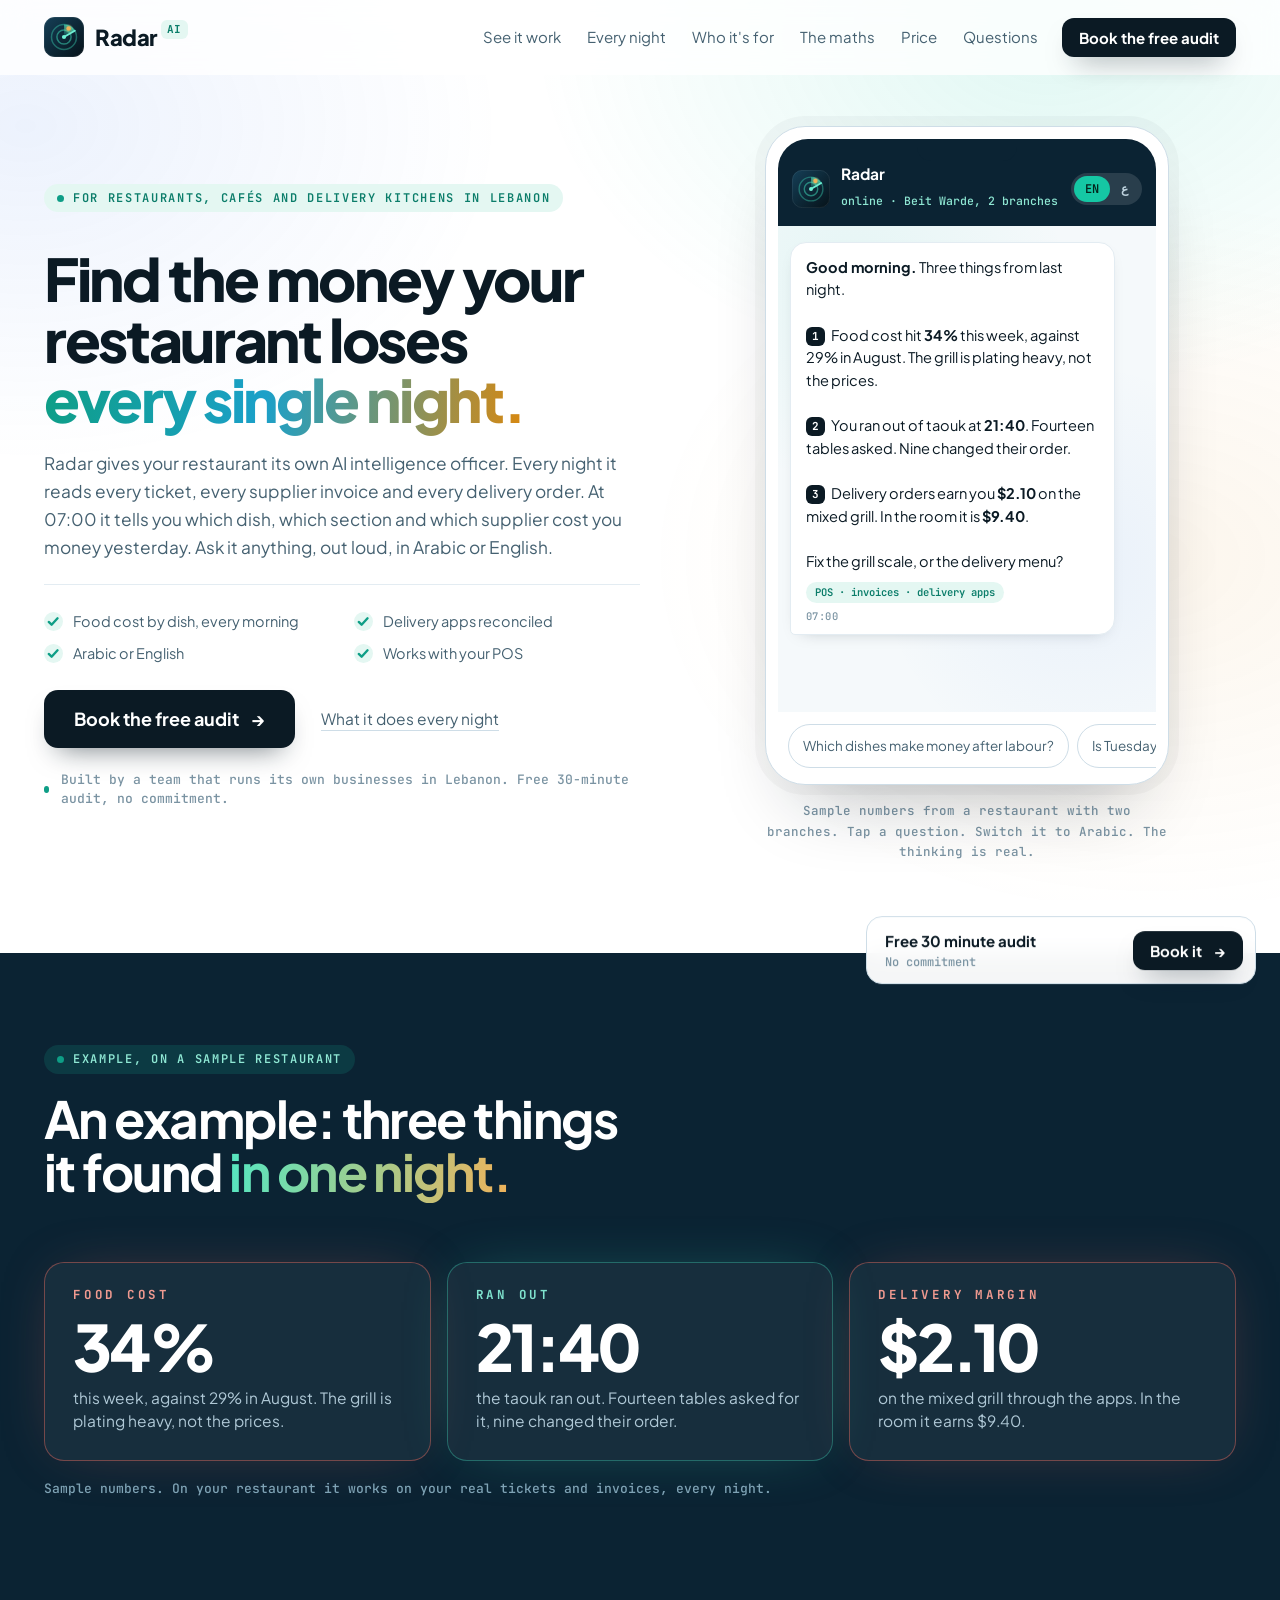
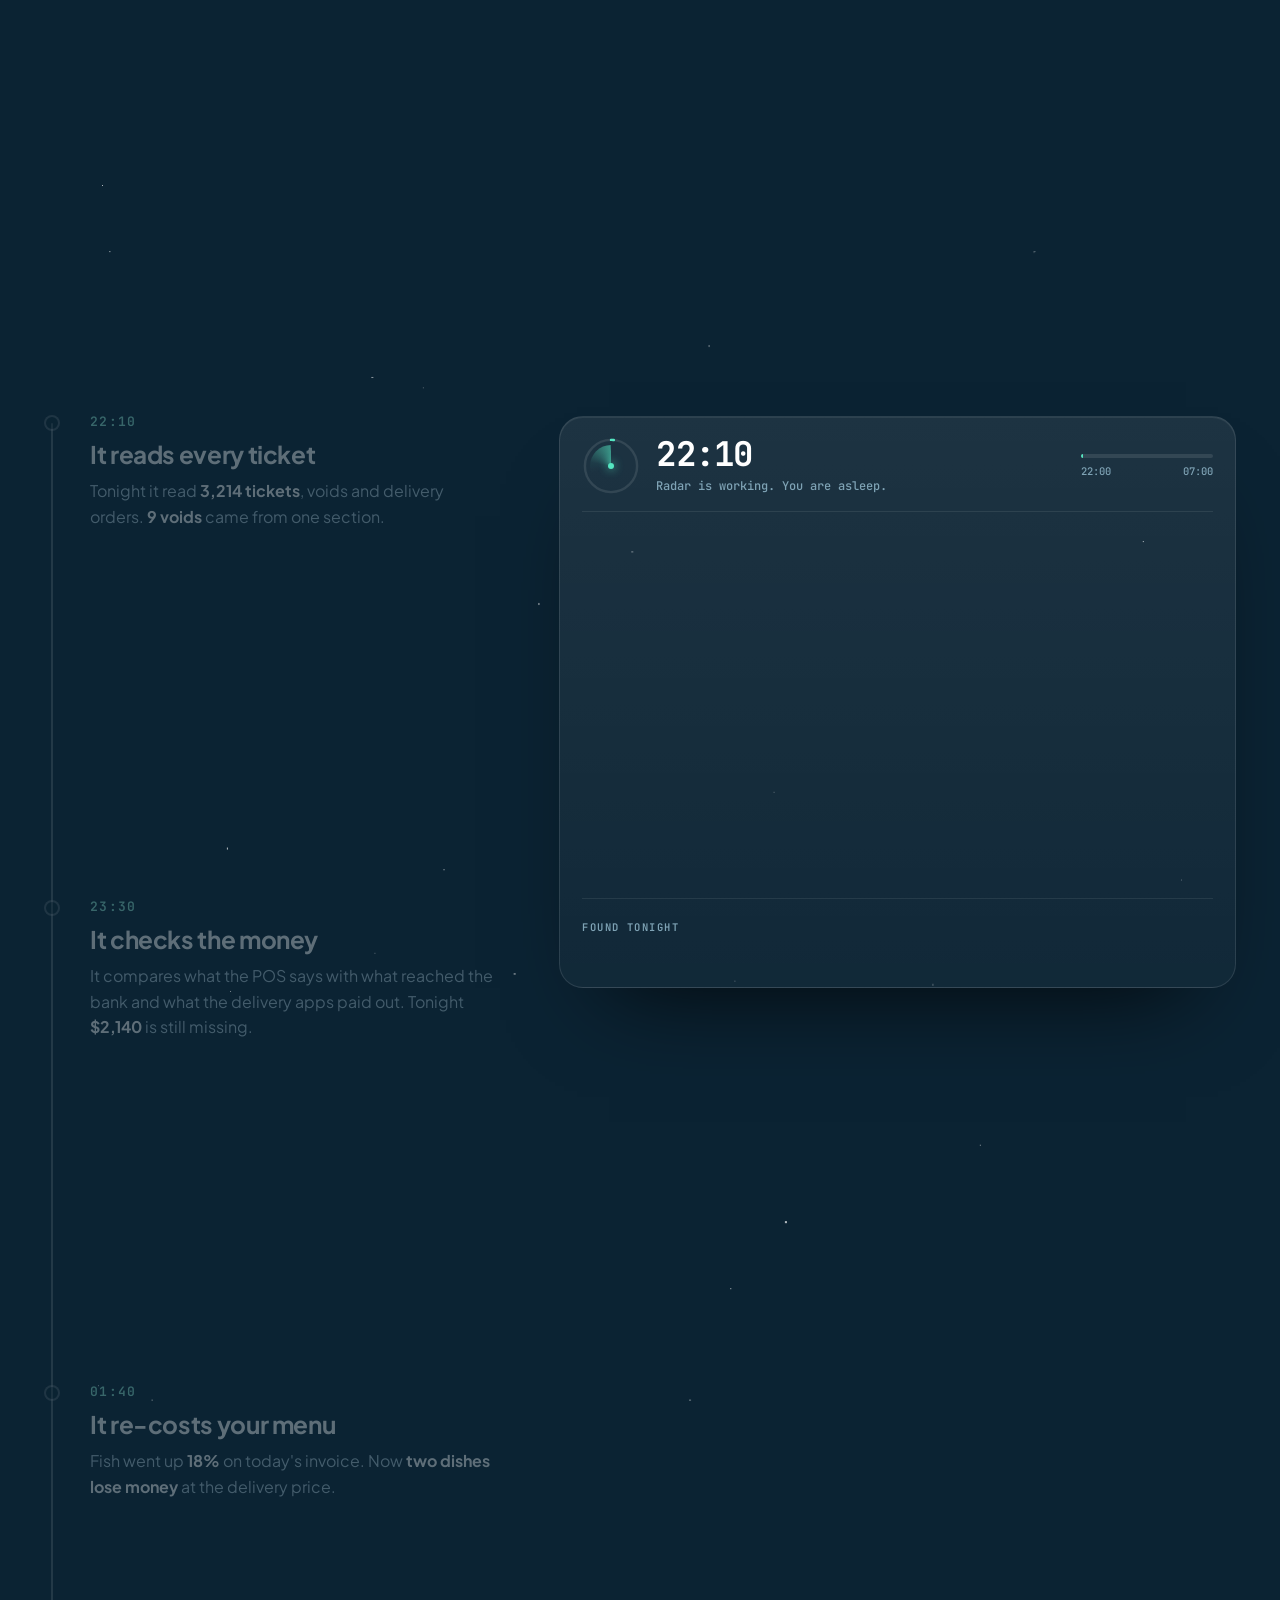
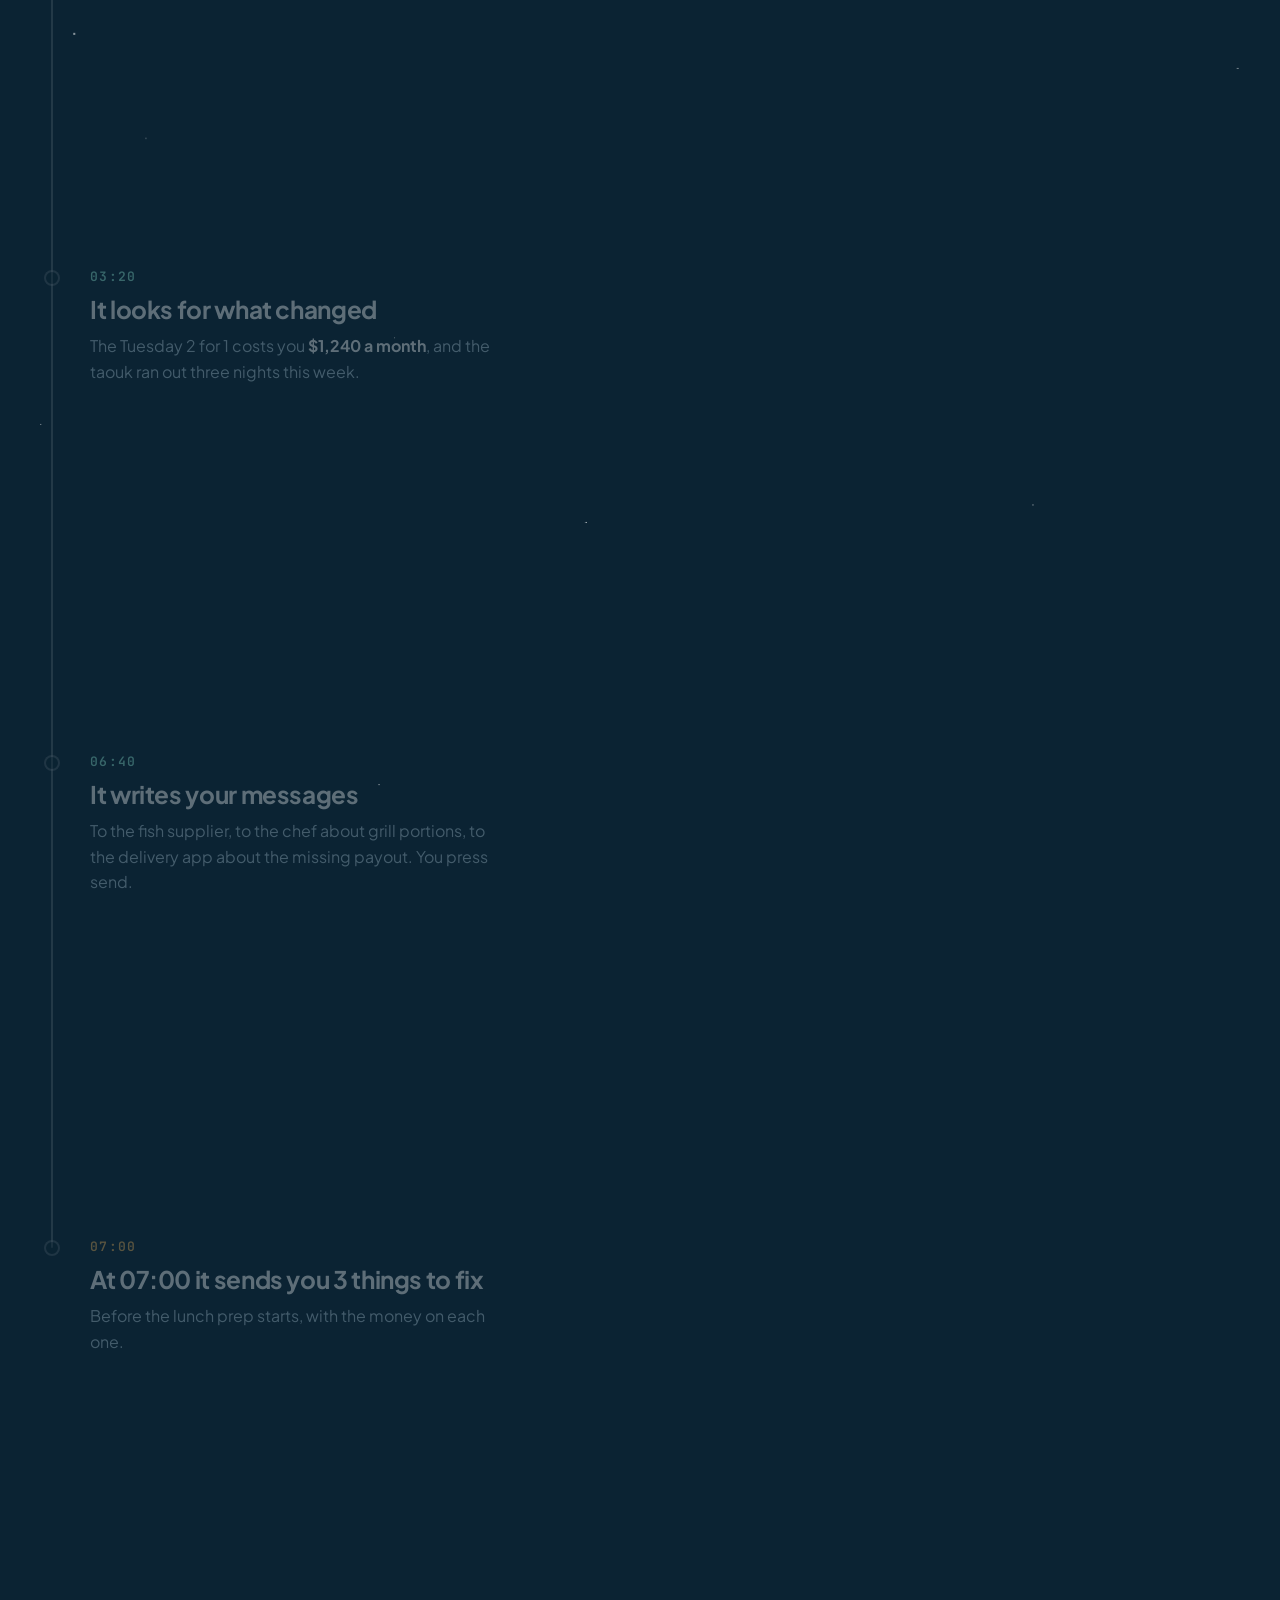
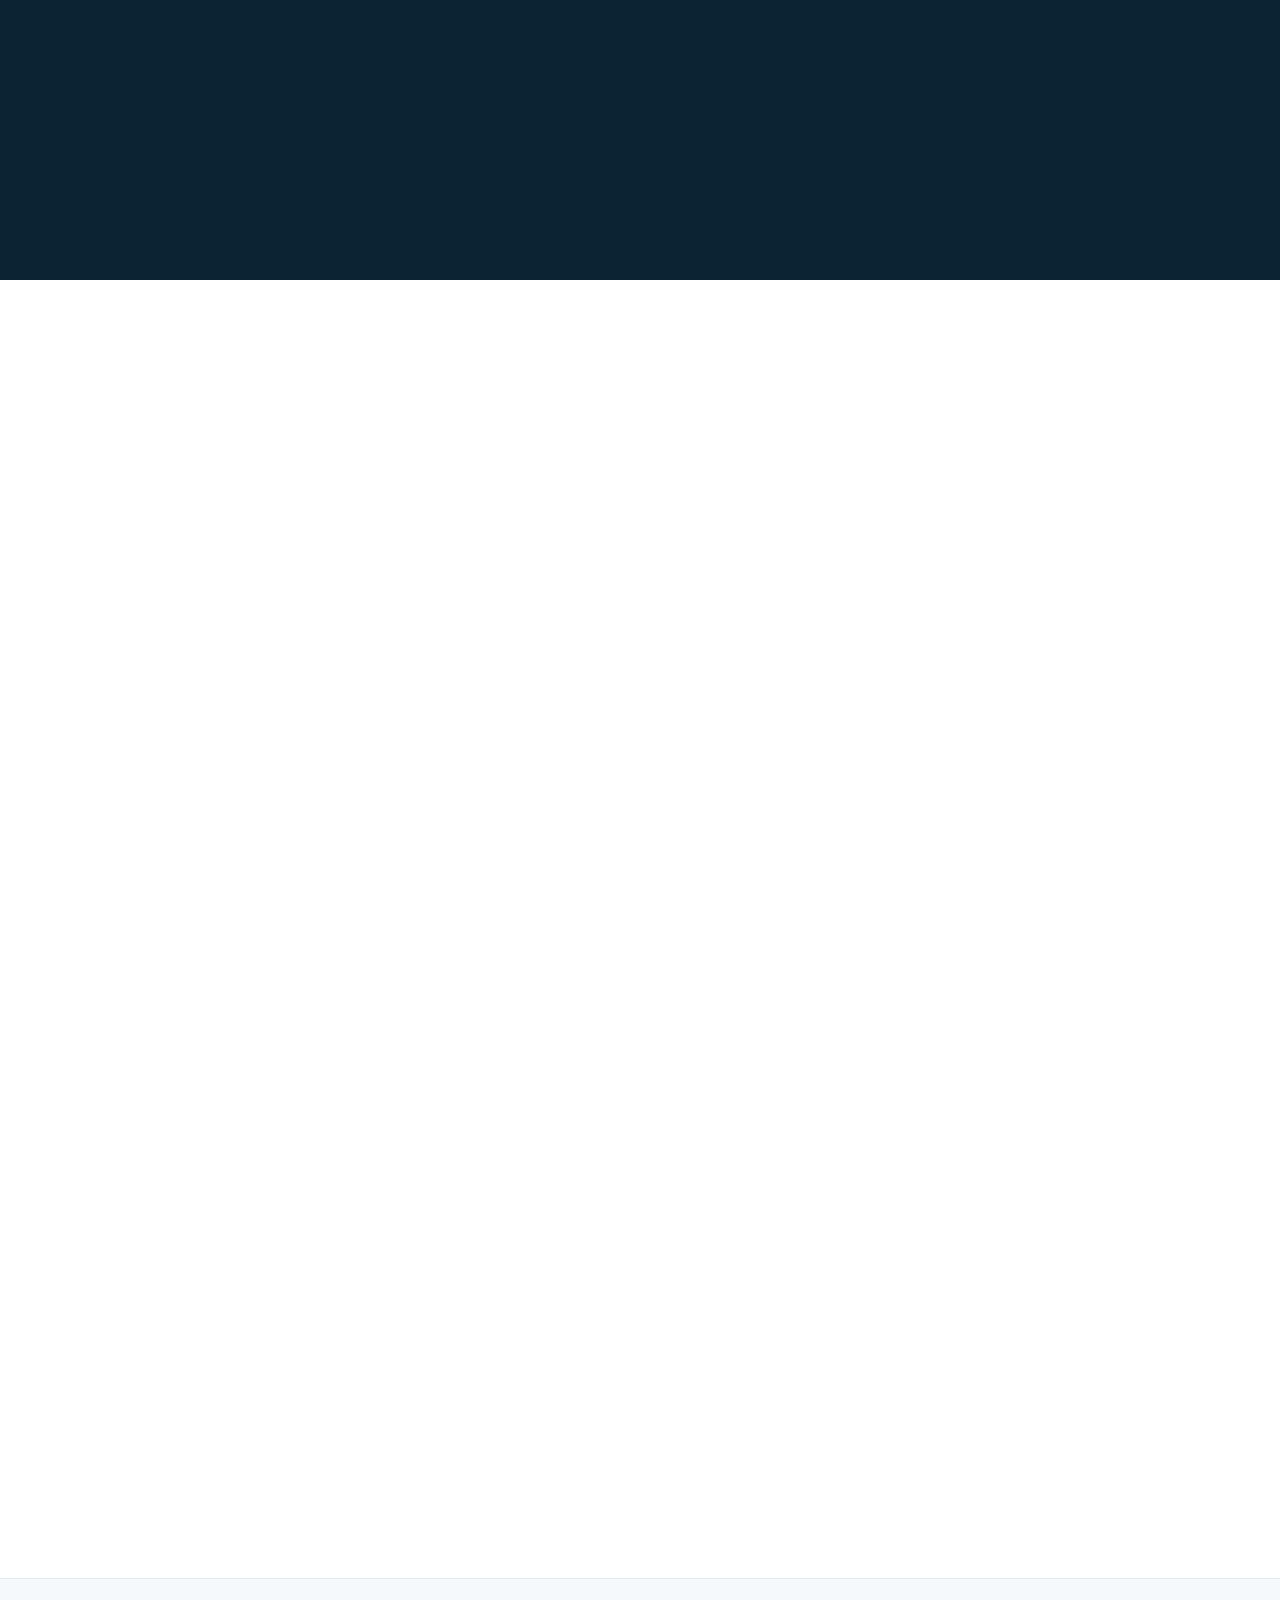
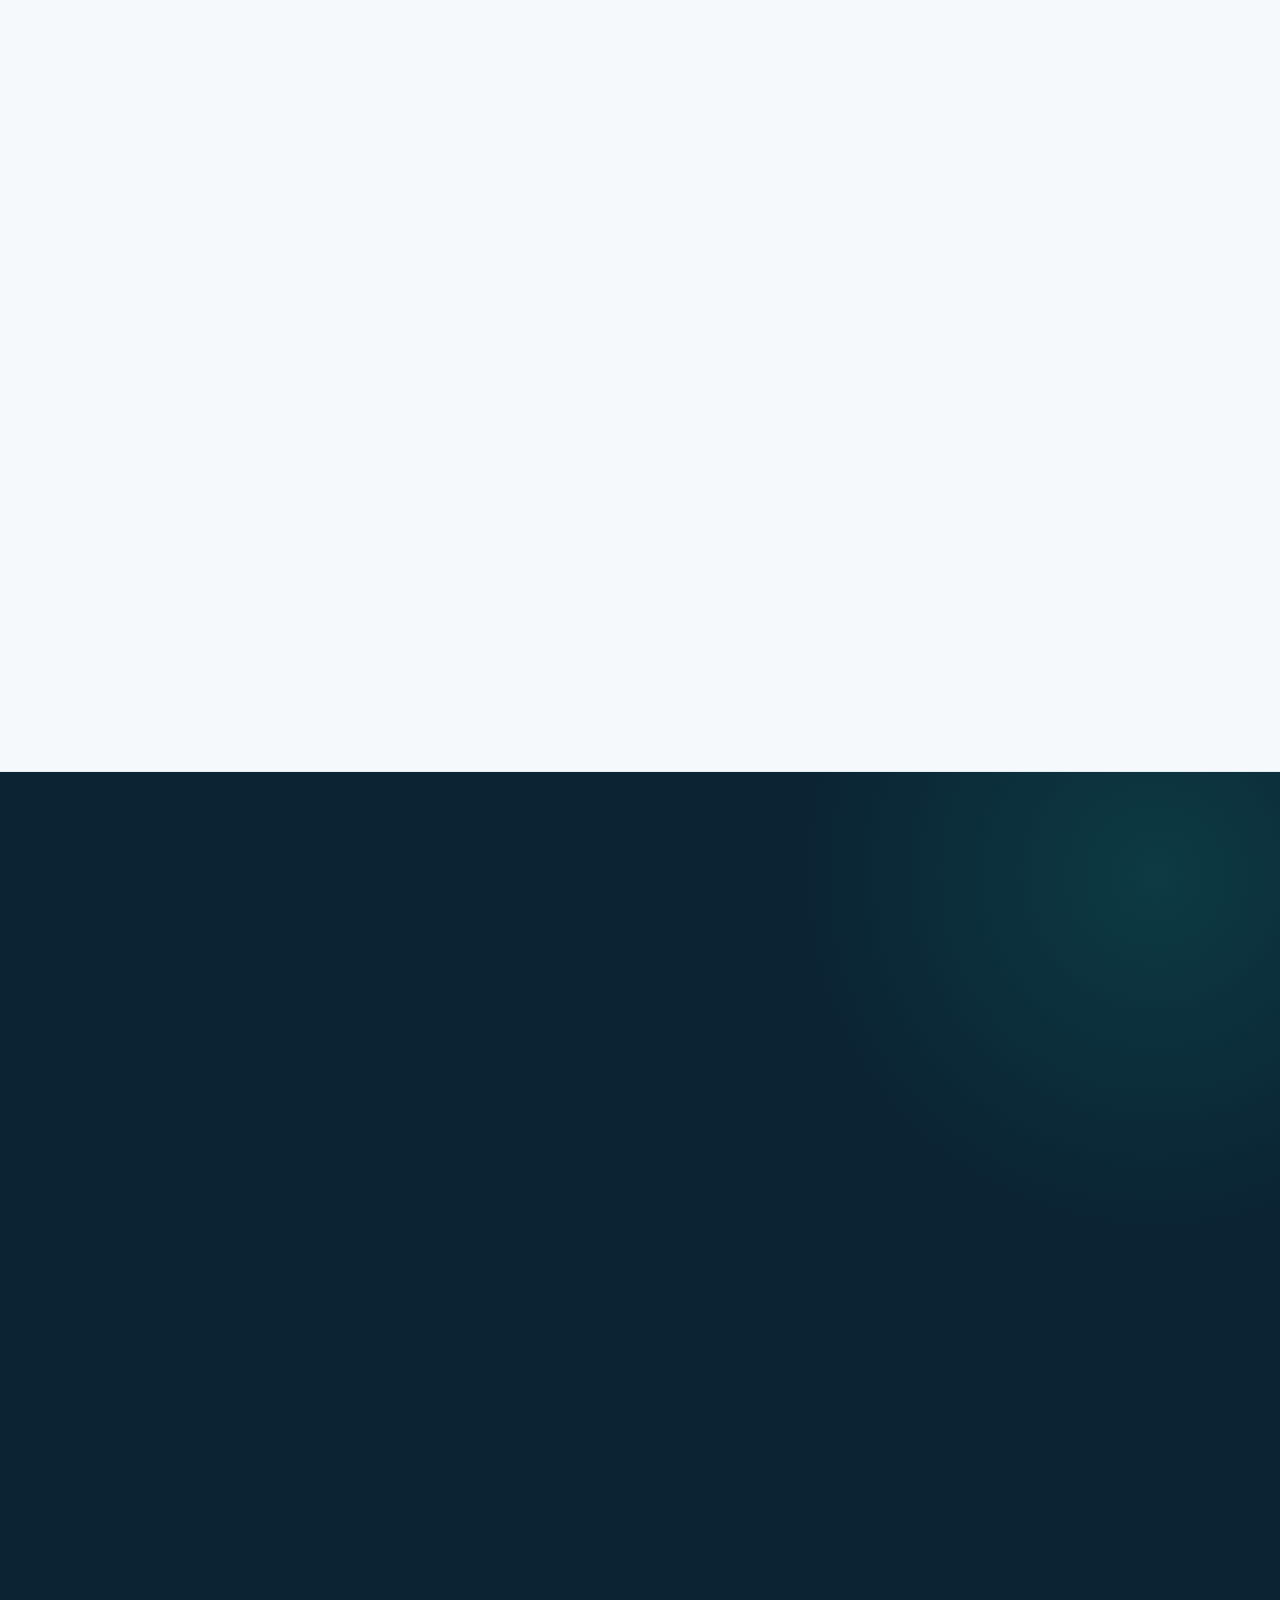
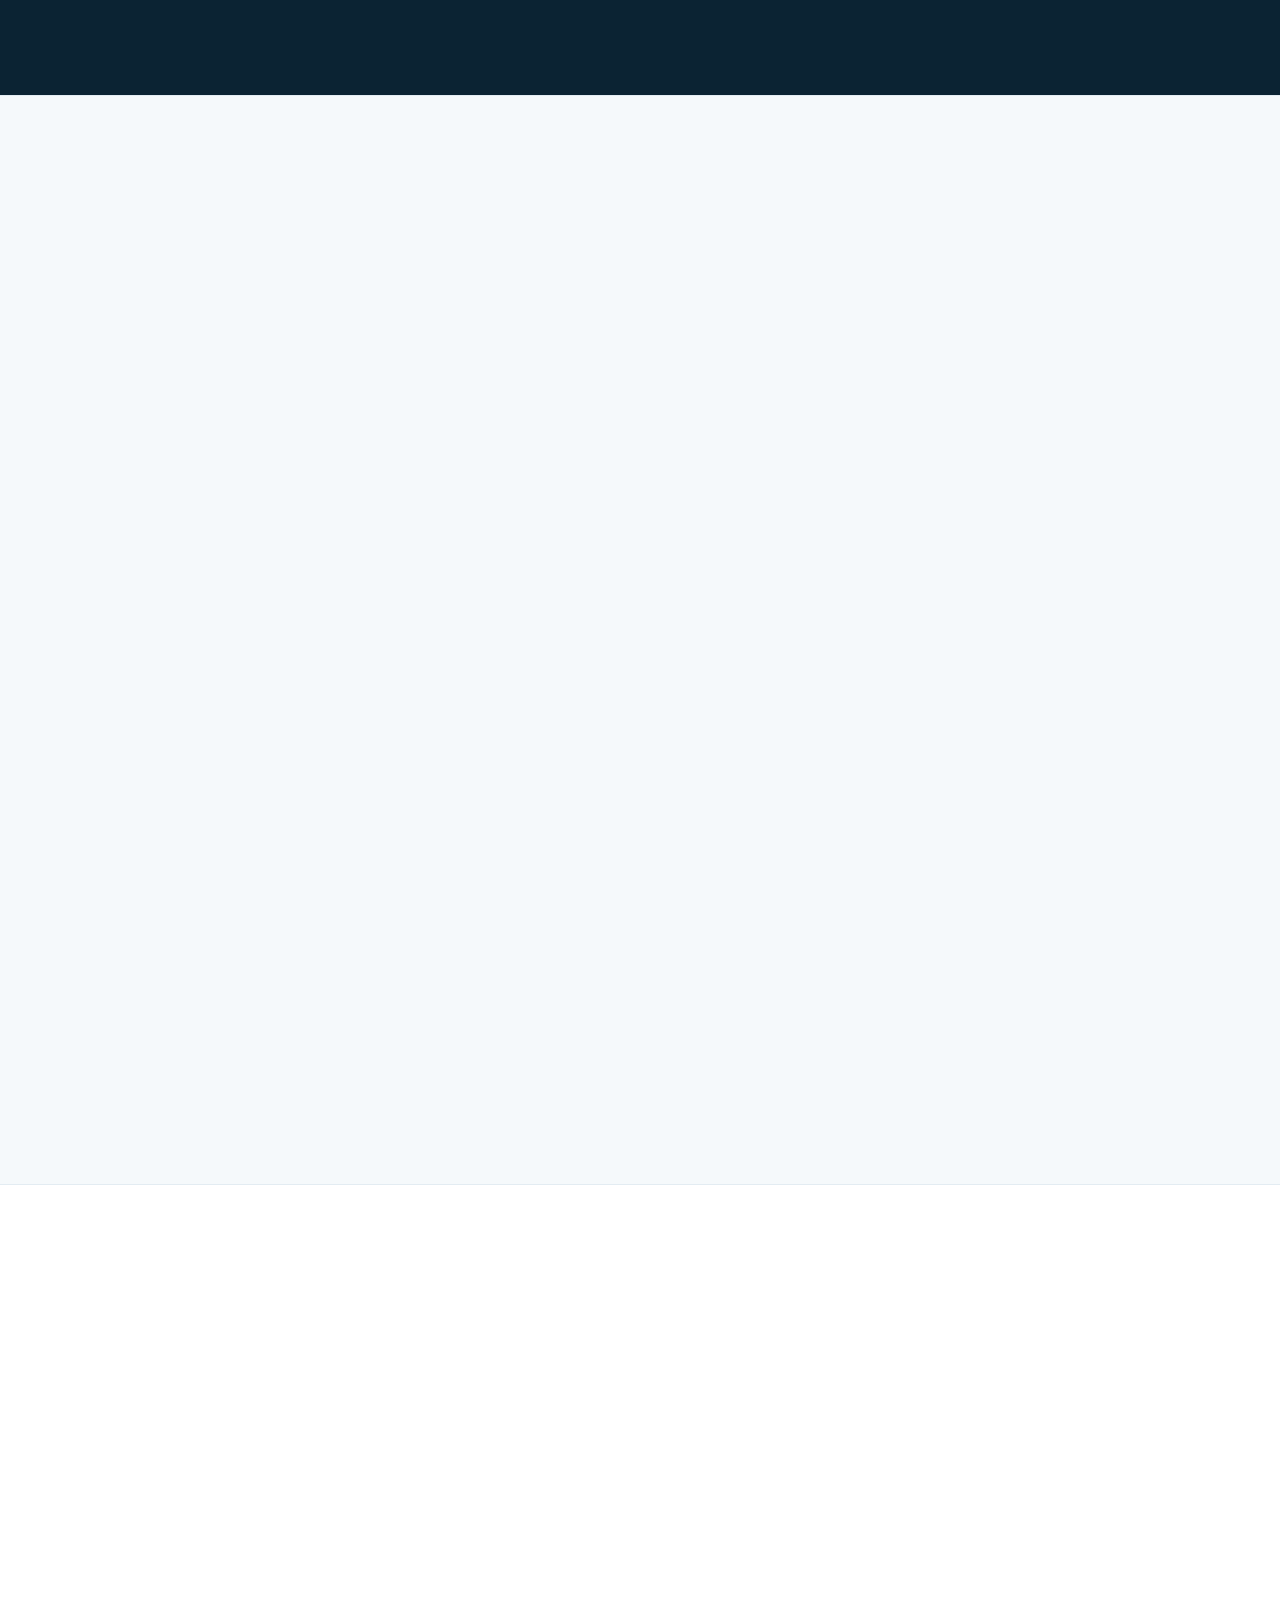
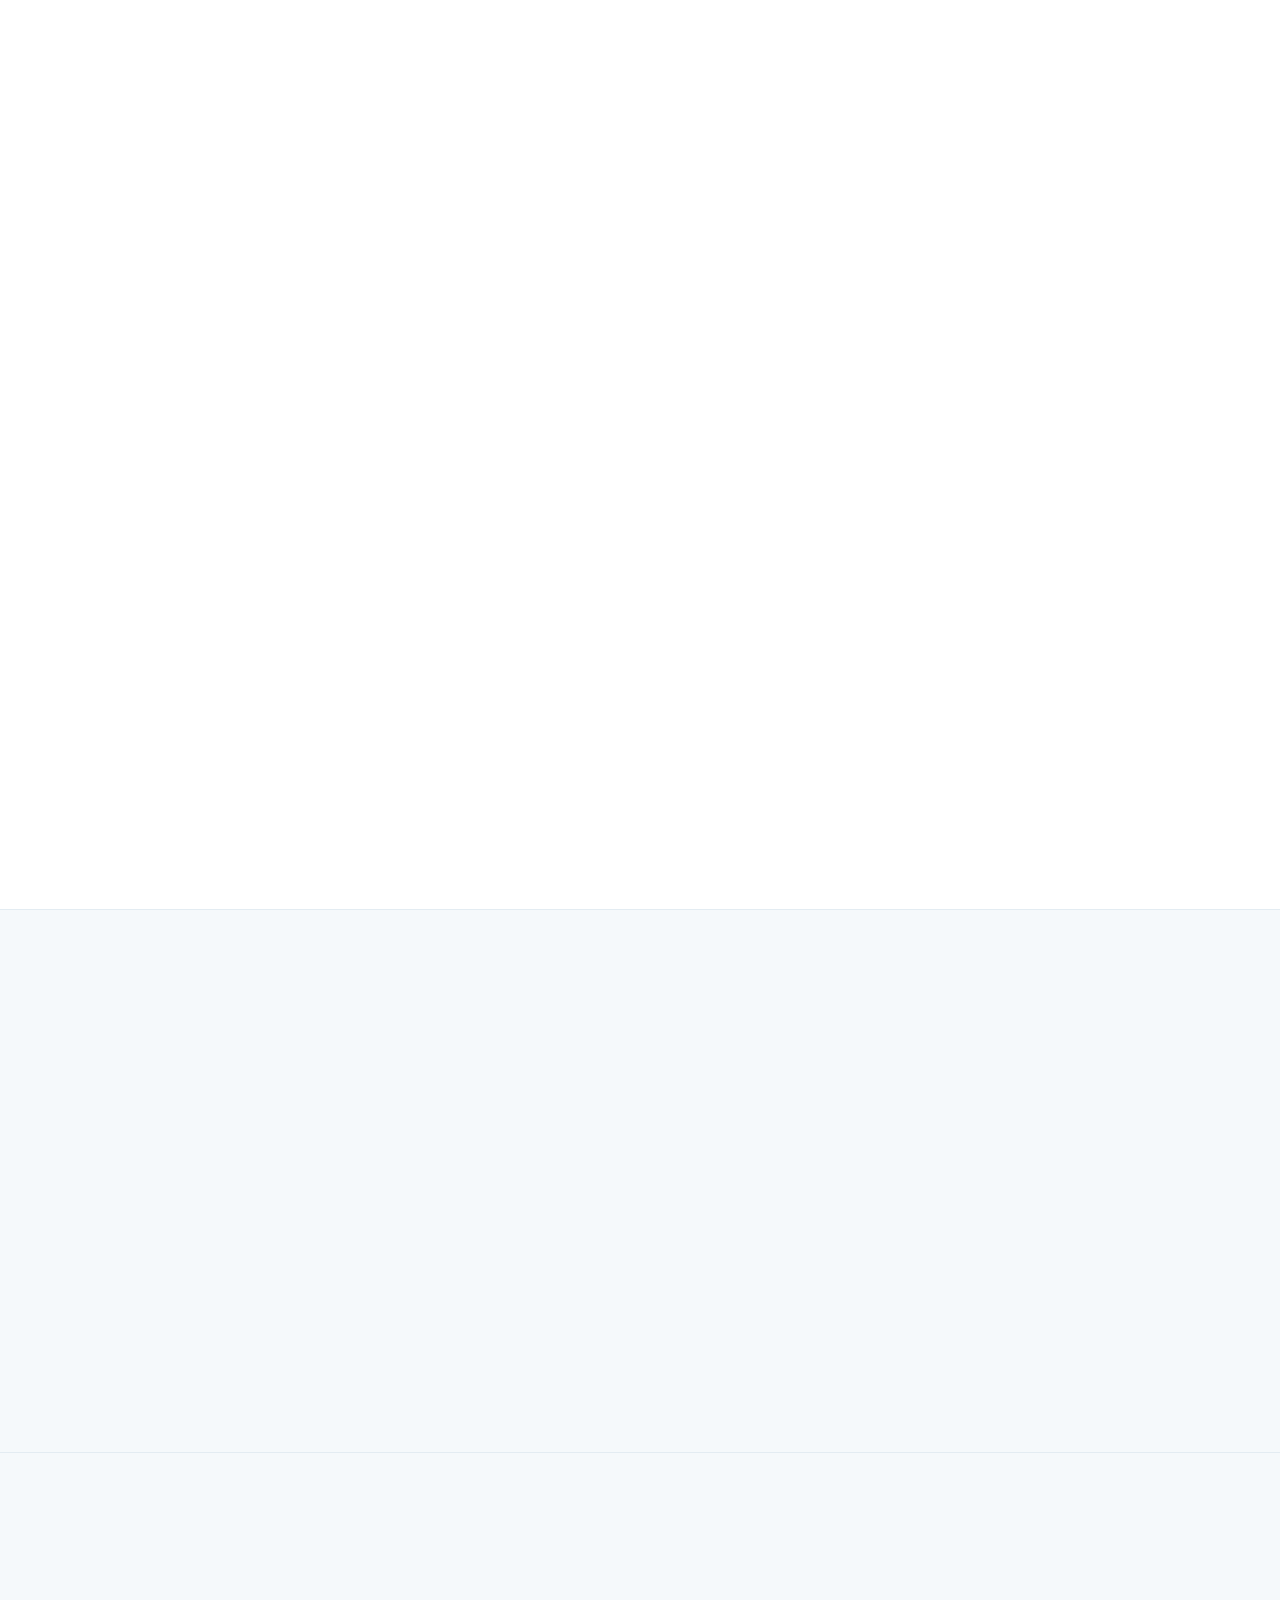
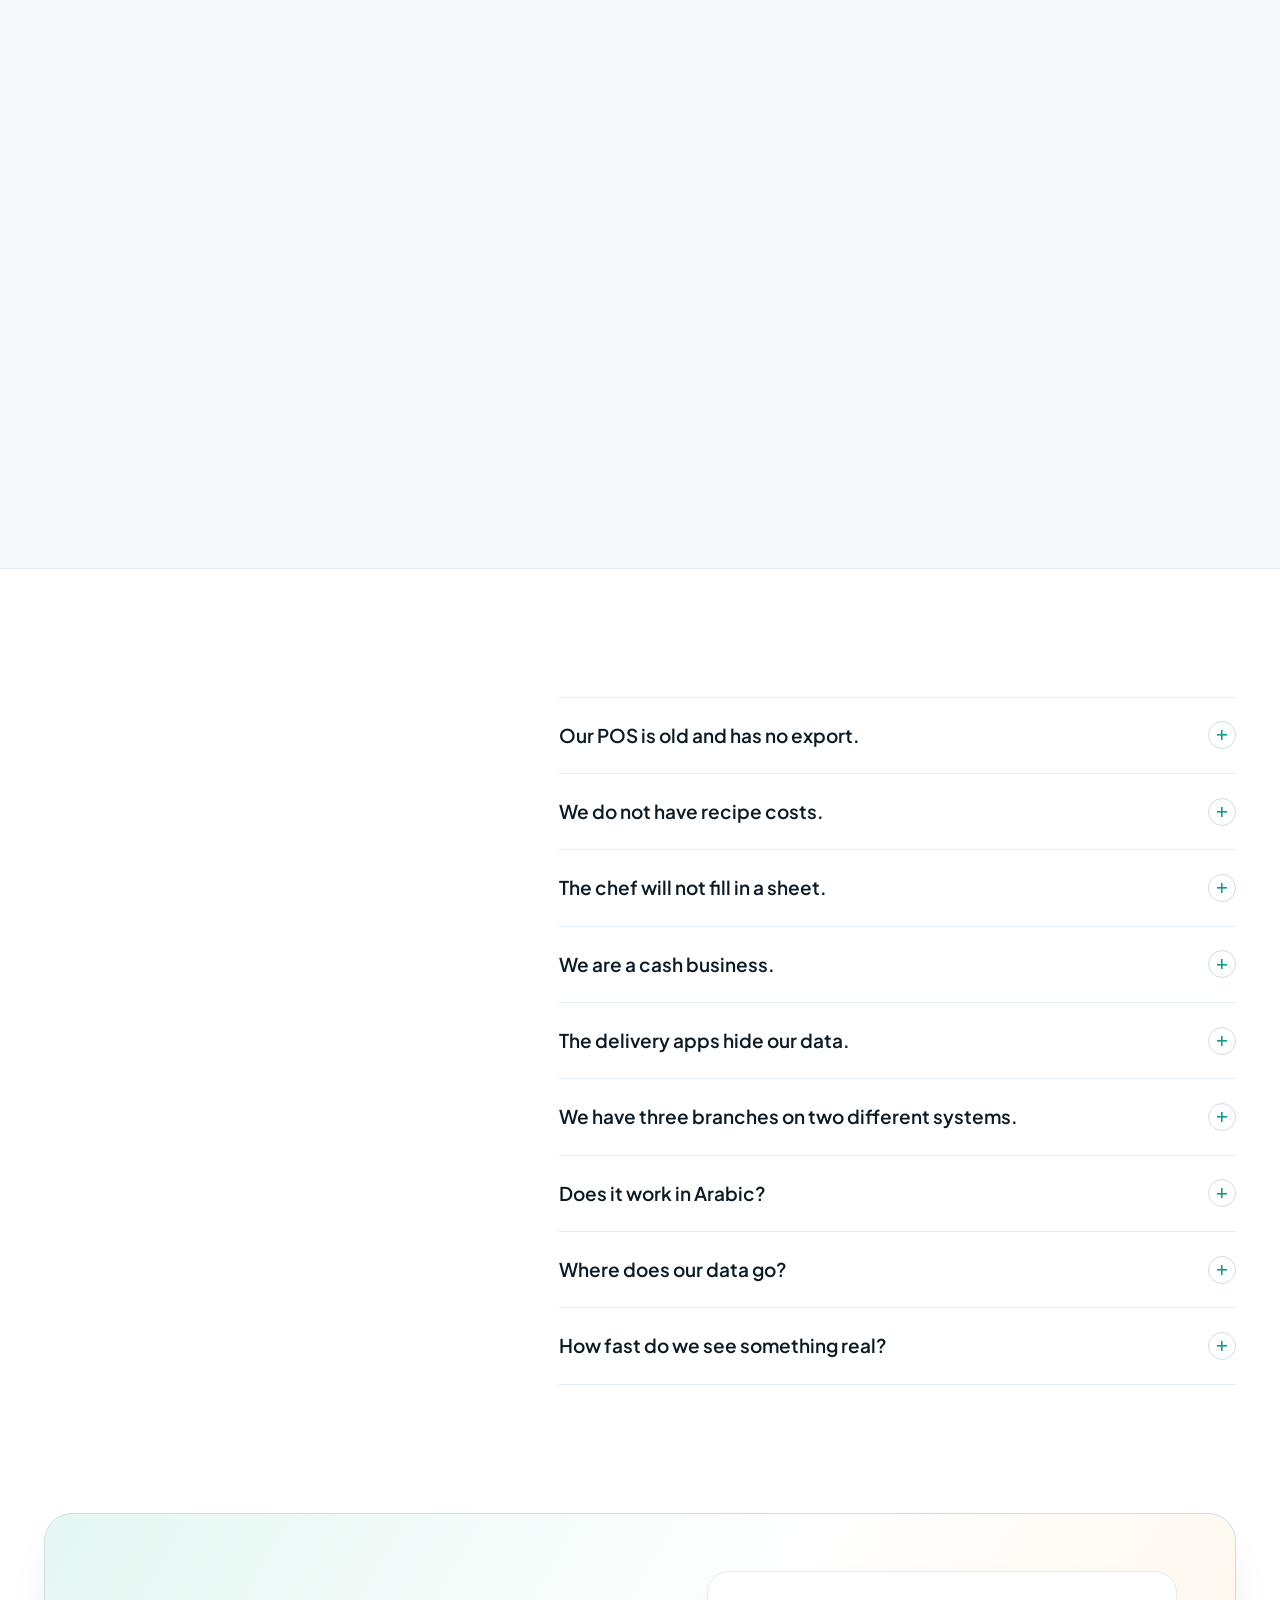
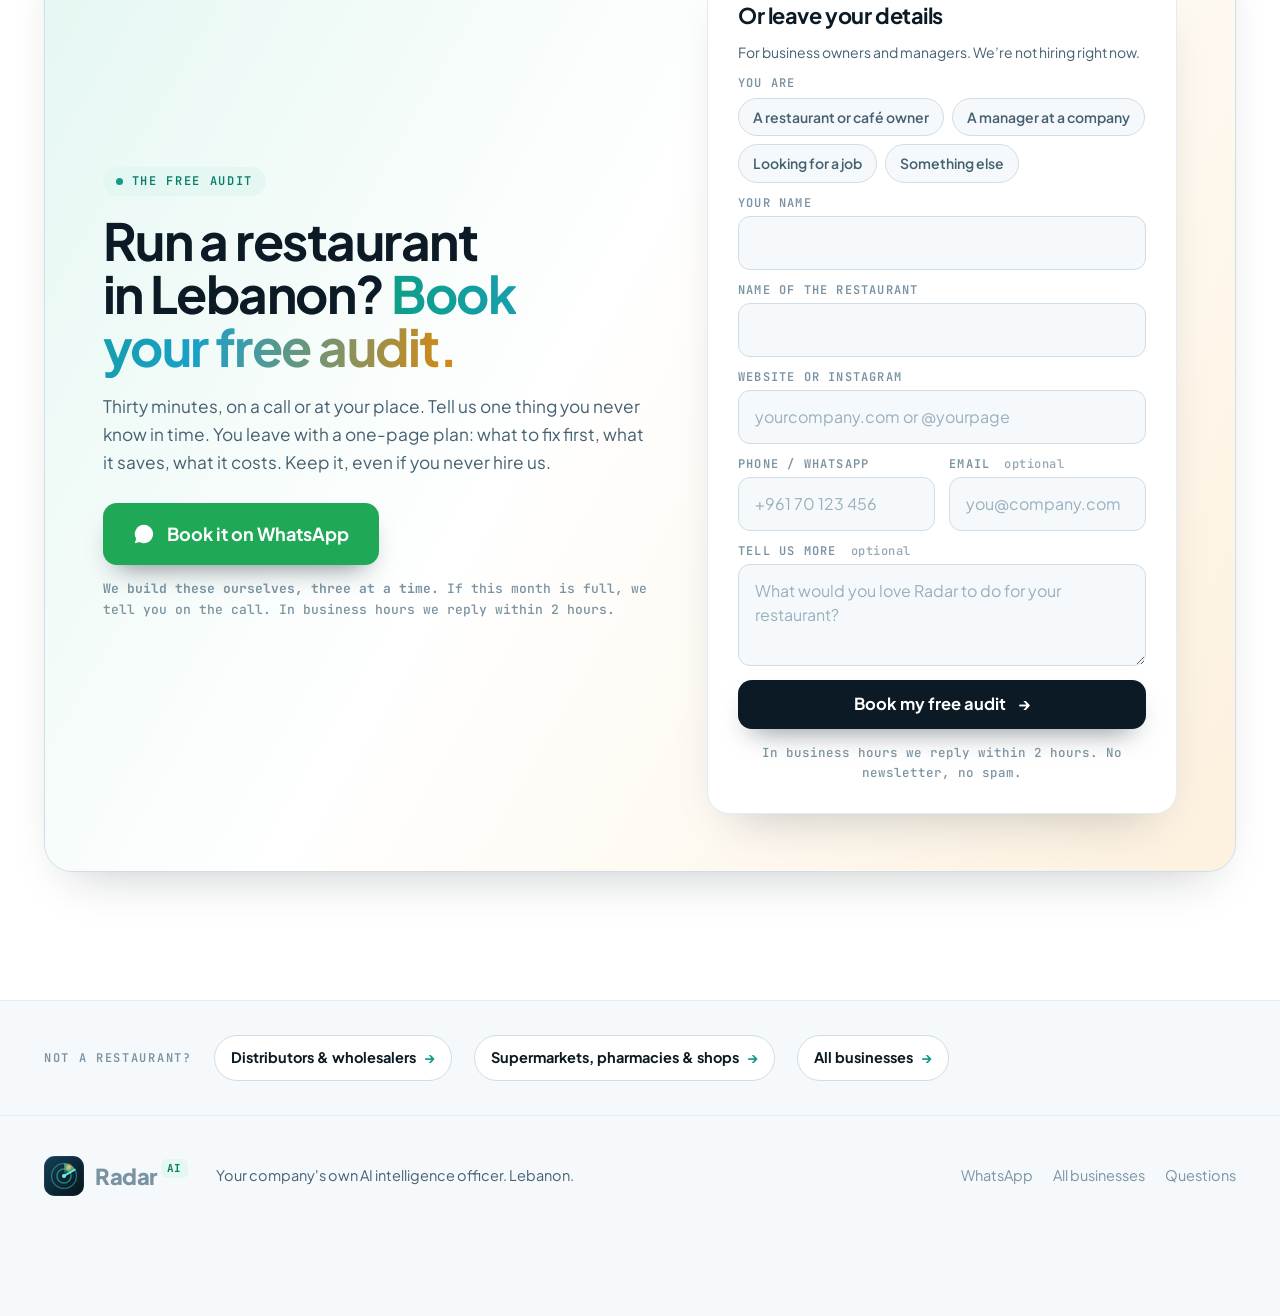
<file: restaurants-niche-v1.html>
<!doctype html>
<html lang="en">
<head>
<meta charset="utf-8">
<meta name="viewport" content="width=device-width, initial-scale=1, viewport-fit=cover">
<title>Radar AI · Your restaurant's own AI intelligence officer</title>
<meta name="description" content="Radar gives your restaurant or café its own AI intelligence officer. Every night it reads every ticket, invoice and delivery order, and at 07:00 it tells you which dish, section and supplier cost you money. Arabic or English. Free 30-minute audit, Lebanon.">
<meta name="theme-color" content="#FFFFFF">
<meta name="robots" content="noindex">
<meta property="og:type" content="website">
<meta property="og:title" content="Find the money your restaurant loses every night">
<meta property="og:description" content="Radar gives your restaurant or café its own AI intelligence officer. Every night it reads every ticket, invoice and delivery order, and at 07:00 it tells you which dish, section and supplier cost you money. Arabic or English. Free 30-minute audit, Lebanon.">
<meta property="og:image" content="https://radar-eyes.com/img/share-card.jpg">
<meta property="og:image:width" content="1200">
<meta property="og:image:height" content="630">
<meta property="og:url" content="https://radar-eyes.com/restaurants.html">
<meta property="og:site_name" content="Radar AI">
<link rel="canonical" href="https://radar-eyes.com/restaurants.html">
<meta name="twitter:card" content="summary_large_image">
<link rel="icon" href="data:image/svg+xml,%3Csvg xmlns=%22http://www.w3.org/2000/svg%22 viewBox=%220 0 48 48%22 width=%2248%22 height=%2248%22%3E %3Cdefs%3E  %3ClinearGradient id=%22rb%22 x1=%220%22 y1=%220%22 x2=%221%22 y2=%221%22%3E%3Cstop offset=%220%22 stop-color=%22%23153F57%22/%3E%3Cstop offset=%221%22 stop-color=%22%23061219%22/%3E%3C/linearGradient%3E  %3ClinearGradient id=%22rs%22 x1=%220%22 y1=%221%22 x2=%22.7%22 y2=%220%22%3E%3Cstop offset=%220%22 stop-color=%22%233FE0BE%22 stop-opacity=%22.05%22/%3E%3Cstop offset=%221%22 stop-color=%22%233FE0BE%22 stop-opacity=%22.95%22/%3E%3C/linearGradient%3E  %3CradialGradient id=%22rg%22 cx=%22.5%22 cy=%22.5%22 r=%22.5%22%3E%3Cstop offset=%220%22 stop-color=%22%23F0B25A%22 stop-opacity=%22.55%22/%3E%3Cstop offset=%221%22 stop-color=%22%23F0B25A%22 stop-opacity=%220%22/%3E%3C/radialGradient%3E %3C/defs%3E %3Crect width=%2248%22 height=%2248%22 rx=%2213%22 fill=%22url%28%23rb%29%22/%3E %3Crect x=%22.5%22 y=%22.5%22 width=%2247%22 height=%2247%22 rx=%2212.5%22 fill=%22none%22 stroke=%22%23fff%22 stroke-opacity=%22.09%22/%3E %3Ccircle cx=%2224%22 cy=%2224%22 r=%2215%22 fill=%22none%22 stroke=%22%233FE0BE%22 stroke-opacity=%22.38%22 stroke-width=%221.8%22/%3E %3Ccircle cx=%2224%22 cy=%2224%22 r=%228.5%22 fill=%22none%22 stroke=%22%233FE0BE%22 stroke-opacity=%22.5%22 stroke-width=%221.8%22/%3E %3Cpath d=%22M24 24 L24 9 A15 15 0 0 1 36.99 16.5 Z%22 fill=%22url%28%23rs%29%22/%3E %3Cpath d=%22M24 24 L36.99 16.5%22 stroke=%22%236FF0D4%22 stroke-width=%222.2%22 stroke-linecap=%22round%22/%3E %3Ccircle cx=%2224%22 cy=%2224%22 r=%222.5%22 fill=%22%236FF0D4%22/%3E %3Ccircle cx=%2229.6%22 cy=%2213.9%22 r=%226%22 fill=%22url%28%23rg%29%22/%3E %3Ccircle cx=%2229.6%22 cy=%2213.9%22 r=%222.7%22 fill=%22%23F0B25A%22/%3E%3C/svg%3E">
<link rel="preconnect" href="https://fonts.googleapis.com">
<link rel="preconnect" href="https://fonts.gstatic.com" crossorigin>
<link rel="stylesheet" href="https://fonts.googleapis.com/css2?family=IBM+Plex+Sans+Arabic:wght@400;500;600&family=JetBrains+Mono:wght@400;500&family=Plus+Jakarta+Sans:wght@400;500;600;700;800&display=swap">
<link rel="stylesheet" href="styles.css">
<link rel="stylesheet" href="niche.css">
</head>
<body data-page="restaurants" data-ind="resto">
<noscript><img height="1" width="1" style="display:none" alt="" src="https://www.facebook.com/tr?id=1576308963443590&amp;ev=PageView&amp;noscript=1"></noscript>

<svg width="0" height="0" style="position:absolute" aria-hidden="true" focusable="false">
  <defs>
    <linearGradient id="rmBg" x1="0" y1="0" x2="1" y2="1"><stop offset="0" stop-color="#153F57"/><stop offset="1" stop-color="#061219"/></linearGradient>
    <linearGradient id="rmSw" x1="0" y1="1" x2=".7" y2="0"><stop offset="0" stop-color="#3FE0BE" stop-opacity=".05"/><stop offset="1" stop-color="#3FE0BE" stop-opacity=".95"/></linearGradient>
    <radialGradient id="rmGl" cx=".5" cy=".5" r=".5"><stop offset="0" stop-color="#F0B25A" stop-opacity=".55"/><stop offset="1" stop-color="#F0B25A" stop-opacity="0"/></radialGradient>
    <symbol id="radar-mark" viewBox="0 0 48 48">
      <rect width="48" height="48" rx="13" fill="url(#rmBg)"/>
      <rect x=".5" y=".5" width="47" height="47" rx="12.5" fill="none" stroke="#fff" stroke-opacity=".09"/>
      <circle cx="24" cy="24" r="15" fill="none" stroke="#3FE0BE" stroke-opacity=".38" stroke-width="1.8"/>
      <circle cx="24" cy="24" r="8.5" fill="none" stroke="#3FE0BE" stroke-opacity=".5" stroke-width="1.8"/>
      <path d="M24 24 L24 9 A15 15 0 0 1 36.99 16.5 Z" fill="url(#rmSw)"/>
      <path d="M24 24 L36.99 16.5" stroke="#6FF0D4" stroke-width="2.2" stroke-linecap="round"/>
      <circle cx="24" cy="24" r="2.5" fill="#6FF0D4"/>
      <circle cx="29.6" cy="13.9" r="6" fill="url(#rmGl)"/>
      <circle cx="29.6" cy="13.9" r="2.7" fill="#F0B25A"/>
    </symbol>
    <symbol id="i-audit" viewBox="0 0 132 96">
      <rect x="10" y="12" width="60" height="72" rx="8" fill="#EAF2F7"/>
      <rect x="18" y="4" width="44" height="14" rx="7" fill="#0B2333"/>
      <path d="M22 34h30M22 46h36M22 58h22" stroke="#7D97A6" stroke-width="3.4" stroke-linecap="round"/>
      <path d="M22 70h14" stroke="#7D97A6" stroke-width="3.4" stroke-linecap="round"/>
      <circle cx="92" cy="44" r="24" fill="#fff" stroke="#0E9E86" stroke-width="4.5"/>
      <path d="M82 45l7 7 14-16" stroke="#0E9E86" stroke-width="4.5" fill="none" stroke-linecap="round" stroke-linejoin="round"/>
      <path d="M109 62l14 16" stroke="#0B2333" stroke-width="6" stroke-linecap="round"/>
      <circle cx="30" cy="88" r="4" fill="#D9880F"/>
    </symbol>
    <symbol id="i-map" viewBox="0 0 132 96">
      <path d="M8 24l36-14 44 14 36-14v62l-36 14-44-14-36 14z" fill="#EAF2F7"/>
      <path d="M44 10v62M88 24v62" stroke="#CBDDE7" stroke-width="3"/>
      <path d="M24 62c14-4 16-22 32-22s18 16 34 10" stroke="#0E9E86" stroke-width="4.5" fill="none" stroke-linecap="round" stroke-dasharray="1 10"/>
      <path d="M24 62c0-6 4-10 4-10" stroke="#0E9E86" stroke-width="4.5" stroke-linecap="round"/>
      <circle cx="24" cy="62" r="7" fill="#0B2333"/>
      <path d="M90 50c6 0 11 5 11 11 0 8-11 17-11 17s-11-9-11-17c0-6 5-11 11-11z" fill="#D9880F"/>
      <circle cx="90" cy="61" r="4" fill="#fff"/>
    </symbol>
    <symbol id="i-build" viewBox="0 0 132 96">
      <rect x="44" y="30" width="44" height="36" rx="9" fill="#0B2333"/>
      <path d="M56 42h20M56 54h12" stroke="#15C7A4" stroke-width="3.6" stroke-linecap="round"/>
      <path d="M44 48H24V20h16M88 48h20V20H92M44 60H24v20h16M88 60h20v20H92" stroke="#CBDDE7" stroke-width="3.4" fill="none" stroke-linecap="round"/>
      <rect x="6" y="10" width="22" height="20" rx="6" fill="#DFF3EE" stroke="#0E9E86" stroke-width="3"/>
      <rect x="104" y="10" width="22" height="20" rx="6" fill="#FBEEDA" stroke="#D9880F" stroke-width="3"/>
      <rect x="6" y="70" width="22" height="20" rx="6" fill="#FBEEDA" stroke="#D9880F" stroke-width="3"/>
      <rect x="104" y="70" width="22" height="20" rx="6" fill="#DFF3EE" stroke="#0E9E86" stroke-width="3"/>
      <circle cx="66" cy="12" r="6" fill="#D9880F"/>
      <path d="M66 18v12" stroke="#CBDDE7" stroke-width="3.4" stroke-linecap="round"/>
    </symbol>
    <symbol id="i-runs" viewBox="0 0 132 96">
      <rect x="34" y="6" width="64" height="84" rx="12" fill="#EAF2F7" stroke="#CBDDE7" stroke-width="3"/>
      <rect x="34" y="6" width="64" height="22" rx="12" fill="#0B2333"/>
      <rect x="56" y="14" width="20" height="5" rx="2.5" fill="#15C7A4"/>
      <rect x="42" y="36" width="42" height="16" rx="8" fill="#fff" stroke="#CBDDE7" stroke-width="2.6"/>
      <path d="M50 44h22" stroke="#7D97A6" stroke-width="3" stroke-linecap="round"/>
      <rect x="52" y="58" width="38" height="16" rx="8" fill="#DFF3EE"/>
      <path d="M60 66h20" stroke="#0E9E86" stroke-width="3" stroke-linecap="round"/>
      <circle cx="20" cy="58" r="16" fill="#fff" stroke="#D9880F" stroke-width="4"/>
      <path d="M20 49v9l6 4" stroke="#D9880F" stroke-width="3.6" fill="none" stroke-linecap="round" stroke-linejoin="round"/>
      <path d="M104 62l6-12 6 20 6-28 6 20" stroke="#0E9E86" stroke-width="3.6" fill="none" stroke-linecap="round" stroke-linejoin="round"/>
    </symbol>
    <symbol id="i-ask" viewBox="0 0 132 96">
      <path d="M14 14h72a10 10 0 0110 10v30a10 10 0 01-10 10H44L26 78V64H14A10 10 0 014 54V24a10 10 0 0110-10z" fill="#EAF2F7"/>
      <path d="M36 32c0-7 6-11 13-11s13 4 13 11c0 8-11 8-13 15" stroke="#0B2333" stroke-width="4.4" fill="none" stroke-linecap="round"/>
      <circle cx="49" cy="55" r="3.6" fill="#D9880F"/>
      <path d="M84 40h30a8 8 0 018 8v20a8 8 0 01-8 8h-4v10l-12-10H84a8 8 0 01-8-8V48a8 8 0 018-8z" fill="#0B2333"/>
      <path d="M90 56h22M90 66h14" stroke="#15C7A4" stroke-width="3.4" stroke-linecap="round"/>
    </symbol>
    <symbol id="i-cost" viewBox="0 0 132 96">
      <path d="M22 8h54a6 6 0 016 6v74l-11-7-11 7-11-7-11 7-11-7-11 7V14a6 6 0 016-6z" fill="#fff" stroke="#CBDDE7" stroke-width="3.4"/>
      <path d="M32 30h34M32 42h24" stroke="#7D97A6" stroke-width="3.4" stroke-linecap="round"/>
      <path d="M32 58h20" stroke="#0E9E86" stroke-width="4" stroke-linecap="round"/>
      <circle cx="96" cy="56" r="26" fill="#FBEEDA" stroke="#D9880F" stroke-width="4"/>
      <path d="M96 40v32M104 47c-2-4-6-5-9-5-5 0-8 3-8 7 0 9 17 5 17 14 0 4-4 7-9 7-4 0-8-2-10-5" stroke="#D9880F" stroke-width="4" fill="none" stroke-linecap="round"/>
    </symbol>
    <symbol id="i-n-read" viewBox="0 0 64 64">
      <rect x="10" y="8" width="34" height="48" rx="6" fill="rgba(255,255,255,.07)" stroke="#8FB2C4" stroke-width="2.4"/>
      <path d="M18 20h18M18 30h18M18 40h10" stroke="#8FB2C4" stroke-width="2.6" stroke-linecap="round"/>
      <circle cx="44" cy="40" r="12" fill="#0B2333" stroke="#15C7A4" stroke-width="3"/>
      <path d="M38 40h12M44 34v12" stroke="#15C7A4" stroke-width="3" stroke-linecap="round"/>
    </symbol>
    <symbol id="i-n-match" viewBox="0 0 64 64">
      <rect x="6" y="14" width="22" height="34" rx="5" fill="rgba(255,255,255,.07)" stroke="#8FB2C4" stroke-width="2.4"/>
      <rect x="36" y="14" width="22" height="34" rx="5" fill="rgba(255,255,255,.07)" stroke="#8FB2C4" stroke-width="2.4"/>
      <path d="M12 24h10M12 32h8M42 24h10M42 32h8" stroke="#8FB2C4" stroke-width="2.4" stroke-linecap="round"/>
      <circle cx="32" cy="42" r="11" fill="#0B2333" stroke="#F0B25A" stroke-width="3"/>
      <path d="M27 42l4 4 7-8" stroke="#F0B25A" stroke-width="3" fill="none" stroke-linecap="round" stroke-linejoin="round"/>
    </symbol>
    <symbol id="i-n-price" viewBox="0 0 64 64">
      <path d="M34 6H14a8 8 0 0 0-8 8v20l26 26 24-24z" fill="rgba(255,255,255,.07)" stroke="#8FB2C4" stroke-width="2.6" stroke-linejoin="round"/>
      <circle cx="20" cy="20" r="4.5" fill="#15C7A4"/>
      <path d="M44 46l10-10M48 34h8v8" stroke="#F0B25A" stroke-width="3.2" fill="none" stroke-linecap="round" stroke-linejoin="round"/>
    </symbol>
    <symbol id="i-n-hunt" viewBox="0 0 64 64">
      <circle cx="28" cy="28" r="19" fill="rgba(255,255,255,.06)" stroke="#8FB2C4" stroke-width="2.6"/>
      <path d="M28 9v19l13 8" stroke="#15C7A4" stroke-width="3" fill="none" stroke-linecap="round" stroke-linejoin="round"/>
      <circle cx="28" cy="28" r="7" fill="none" stroke="#15C7A4" stroke-width="2.2" opacity=".6"/>
      <path d="M43 43l13 13" stroke="#F0B25A" stroke-width="4" stroke-linecap="round"/>
    </symbol>
    <symbol id="i-n-pen" viewBox="0 0 64 64">
      <path d="M8 12h36a6 6 0 0 1 6 6v18a6 6 0 0 1-6 6H24L12 52V42H8a6 6 0 0 1-6-6V18a6 6 0 0 1 6-6z" transform="translate(4,0)" fill="rgba(255,255,255,.07)" stroke="#8FB2C4" stroke-width="2.4"/>
      <path d="M18 24h20M18 32h12" stroke="#8FB2C4" stroke-width="2.6" stroke-linecap="round"/>
      <path d="M40 44l14-14 6 6-14 14-8 2z" fill="#0B2333" stroke="#F0B25A" stroke-width="3" stroke-linejoin="round"/>
    </symbol>
    <symbol id="i-n-sun" viewBox="0 0 64 64">
      <path d="M6 44h52" stroke="#8FB2C4" stroke-width="2.8" stroke-linecap="round"/>
      <path d="M16 44a16 16 0 0 1 32 0z" fill="rgba(240,178,90,.22)" stroke="#F0B25A" stroke-width="3" stroke-linejoin="round"/>
      <path d="M32 10v7M12 20l5 5M52 20l-5 5" stroke="#F0B25A" stroke-width="3" stroke-linecap="round"/>
      <path d="M18 54h10M34 54h12" stroke="#15C7A4" stroke-width="3" stroke-linecap="round"/>
    </symbol>
  </defs>
</svg>
<div class="glow" aria-hidden="true"></div>

<header class="nav">
  <div class="wrap nav__in">
    <a class="brand" href="#top">
      <span class="brand__mark" aria-hidden="true"><svg viewBox="0 0 48 48"><use href="#radar-mark"/></svg></span>
      <span class="brand__name">Radar<i class="brand__ai">AI</i></span>
    </a>
    <nav class="nav__links">
      <a href="#see">See it work</a>
      <a href="#night">Every night</a>
      <a href="#who">Who it's for</a>
      <a href="#maths">The maths</a>
      <a href="#pricing">Price</a>
      <a href="#faq">Questions</a>
    </nav>
    <a class="btn btn--sm" href="#audit">Book the free audit</a>
  </div>
</header>

<main id="top">
  <section class="hero hero--niche" id="see">
    <div class="wrap hero__in">
      <div class="hero__copy">
        <p class="kicker rv">For restaurants, cafés and delivery kitchens in Lebanon</p>
        <h1 class="rv">Find the money your restaurant loses <em>every single night.</em></h1>
        <p class="lead rv">Radar gives your restaurant its own AI intelligence officer. Every night it reads every ticket, every supplier invoice and every delivery order. At 07:00 it tells you which dish, which section and which supplier cost you money yesterday. Ask it anything, out loud, in Arabic or English.</p>
        <ul class="ticks rv"><li>Food cost by dish, every morning</li><li>Delivery apps reconciled</li><li>Arabic or English</li><li>Works with your POS</li></ul>
        <div class="cta-row rv">
          <a class="btn btn--big" href="#audit">Book the free audit <span class="arr" aria-hidden="true">→</span></a>
          <a class="tlink" href="#night">What it does every night</a>
        </div>
        <p class="hero__proof rv"><i></i>Built by a team that runs its own businesses in Lebanon. Free 30-minute audit, no commitment.</p>
      </div>
      <div class="hero__demo rv" id="demo">
        <div class="phone">
          <div class="phone__notch" aria-hidden="true"></div>
          <div class="phone__bar">
            <span class="phone__who">
              <span class="phone__av" aria-hidden="true"><svg viewBox="0 0 48 48"><use href="#radar-mark"/></svg></span>
              <span><b>Radar</b><i id="demoWho">online</i></span>
            </span>
            <span class="lang" role="group" aria-label="Language">
              <button type="button" class="lang__btn is-on" data-lang="en">EN</button>
              <button type="button" class="lang__btn" data-lang="ar">ع</button>
            </span>
          </div>
          <div class="thread" id="thread" aria-live="polite"></div>
          <div class="chips" id="chips"></div>
        </div>
        <p class="demo__note">Sample numbers from a restaurant with two branches. Tap a question. Switch it to Arabic. The thinking is real.</p>
      </div>
    </div>
  </section>
  <section class="found" id="found">
    <div class="wrap">
      <header class="head">
        <p class="kicker rv">Example, on a sample restaurant</p>
        <h2 class="rv">An example: three things it found <em>in one night.</em></h2>
      </header>
      <div class="found__grid"><div class="found__card found__card--bad rv"><i>Food cost</i><b>34%</b><span>this week, against 29% in August. The grill is plating heavy, not the prices.</span></div><div class="found__card rv"><i>Ran out</i><b>21:40</b><span>the taouk ran out. Fourteen tables asked for it, nine changed their order.</span></div><div class="found__card found__card--bad rv"><i>Delivery margin</i><b>$2.10</b><span>on the mixed grill through the apps. In the room it earns $9.40.</span></div></div>
      <p class="note rv">Sample numbers. On your restaurant it works on your real tickets and invoices, every night.</p>
    </div>
  </section>
  <section class="night night--x" id="night">
    <div class="nx-sky" aria-hidden="true"></div>
    <div class="wrap">
      <header class="head head--on">
        <p class="kicker rv">While you sleep</p>
        <h2 class="rv">What it does every night, <em>after your last table.</em></h2>
        <p class="lead rv">Six jobs nobody in a restaurant has time to do. Radar does them every night and sends you the result before lunch prep.</p>
      </header>
      <div class="nx">
        <div class="nx-list">
        <span class="nx-rail" aria-hidden="true"><i class="nx-fill"></i></span>
        <ol class="nx-steps">
          <li class="nx-step" data-t="22:10">
            <span class="nx-dot" aria-hidden="true"></span>
            <span class="nx-time">22:10</span>
            <h3>It reads every ticket</h3>
            <p class="nx-txt">Tonight it read <b>3,214 tickets</b>, voids and delivery orders. <b>9 voids</b> came from one section.</p>
            <div class="nx-inline" aria-hidden="true"></div>
          </li>
          <li class="nx-step" data-t="23:30">
            <span class="nx-dot" aria-hidden="true"></span>
            <span class="nx-time">23:30</span>
            <h3>It checks the money</h3>
            <p class="nx-txt">It compares what the POS says with what reached the bank and what the delivery apps paid out. Tonight <b>$2,140</b> is still missing.</p>
            <div class="nx-inline" aria-hidden="true"></div>
          </li>
          <li class="nx-step" data-t="01:40">
            <span class="nx-dot" aria-hidden="true"></span>
            <span class="nx-time">01:40</span>
            <h3>It re-costs your menu</h3>
            <p class="nx-txt">Fish went up <b>18%</b> on today's invoice. Now <b>two dishes lose money</b> at the delivery price.</p>
            <div class="nx-inline" aria-hidden="true"></div>
          </li>
          <li class="nx-step" data-t="03:20">
            <span class="nx-dot" aria-hidden="true"></span>
            <span class="nx-time">03:20</span>
            <h3>It looks for what changed</h3>
            <p class="nx-txt">The Tuesday 2 for 1 costs you <b>$1,240 a month</b>, and the taouk ran out three nights this week.</p>
            <div class="nx-inline" aria-hidden="true"></div>
          </li>
          <li class="nx-step" data-t="06:40">
            <span class="nx-dot" aria-hidden="true"></span>
            <span class="nx-time">06:40</span>
            <h3>It writes your messages</h3>
            <p class="nx-txt">To the fish supplier, to the chef about grill portions, to the delivery app about the missing payout. You press send.</p>
            <div class="nx-inline" aria-hidden="true"></div>
          </li>
          <li class="nx-step nx-step--dawn" data-t="07:00">
            <span class="nx-dot" aria-hidden="true"></span>
            <span class="nx-time">07:00</span>
            <h3>At 07:00 it sends you 3 things to fix</h3>
            <p class="nx-txt">Before the lunch prep starts, with the money on each one.</p>
            <div class="nx-inline" aria-hidden="true"></div>
          </li></ol>
        </div>
        <aside class="nx-stage" aria-hidden="true">
          <div class="nx-stage__in">
            <div class="nx-head">
              <div class="nx-clock"><svg viewBox="0 0 60 60"><circle class="nx-ring" cx="30" cy="30" r="27"/><circle class="nx-arc" cx="30" cy="30" r="27" pathLength="1"/></svg><i class="nx-sweep"></i></div>
              <div class="nx-read"><b class="nx-now">22:10</b><span class="nx-status">Radar is working. You are asleep.</span></div>
              <div class="nx-bar"><div class="nx-bar__track"><i class="nx-bar__fill"></i></div><div class="nx-bar__ends"><span>22:00</span><span>07:00</span></div></div>
            </div>
            <div class="nx-viz"></div>
            <div class="nx-tray"><span>Found tonight</span><ul></ul></div>
          </div>
        </aside>
      </div>
      <p class="night__foot rv">Nobody in your kitchen has to learn anything new. Your data stays in your accounts.</p>
      <p class="gap__cta rv"><a class="btn btn--light" href="#audit">Book the free audit <span class="arr" aria-hidden="true">→</span></a><span>Thirty minutes, free.</span></p>
    </div>
  </section>
  <section class="voice" id="app">
    <div class="wrap">
      <header class="head">
        <p class="kicker rv">Your own app</p>
        <h2 class="rv">It lives on your phone. <em>Ask it from the pass.</em></h2>
        <p class="lead rv">We build Radar as an app on your phone. Ask it out loud between two orders, in Arabic or English, and it answers you out loud in seconds, with the numbers on the screen.</p>
      </header>
      <div class="voice__media rv">
        <figure class="voice__desk">
          <img src="img/n-resto.webp" alt="A restaurant owner at the kitchen pass, talking to Radar on her phone" width="1600" height="1067" loading="lazy">
          <figcaption class="vb vb--q"><i>You</i>&ldquo;Which dishes make money after labour?&rdquo;</figcaption>
          <figcaption class="vb vb--a"><i>Radar</i>&ldquo;The seafood platter sells best and earns least. Raise it $4 or cut the portion 40g and you keep about $1,900 a month.&rdquo;</figcaption>
        </figure>
        <figure class="voice__phone">
          <img src="img/o-cafe.webp" alt="A café owner checking the Radar app on a tablet" width="800" height="1200" loading="lazy">
        </figure>
      </div>
      <div class="voice__grid"><div class="voice__card rv"><span class="voice__ic"><svg viewBox="0 0 24 24" aria-hidden="true"><rect x="6.5" y="2.5" width="11" height="19" rx="2.6" fill="none" stroke="currentColor" stroke-width="1.8"/><path d="M10.5 18.5h3" stroke="currentColor" stroke-width="1.8" stroke-linecap="round"/></svg></span><h3>Your own app</h3><p>Your 07:00 brief, your alerts and every answer, in one place on your phone.</p></div><div class="voice__card rv"><span class="voice__ic"><svg viewBox="0 0 24 24" aria-hidden="true"><rect x="9" y="2.5" width="6" height="11.5" rx="3" fill="none" stroke="currentColor" stroke-width="1.8"/><path d="M5.5 11a6.5 6.5 0 0 0 13 0M12 17.5V21" stroke="currentColor" stroke-width="1.8" fill="none" stroke-linecap="round"/></svg></span><h3>Talk to it</h3><p>Ask out loud while you walk the floor. It answers out loud in seconds, in Arabic or English.</p></div><div class="voice__card rv"><span class="voice__ic"><svg viewBox="0 0 24 24" aria-hidden="true"><circle cx="9" cy="8" r="3.5" fill="none" stroke="currentColor" stroke-width="1.8"/><path d="M2.5 20a6.5 6.5 0 0 1 13 0M16 11l2 2 4-4" fill="none" stroke="currentColor" stroke-width="1.8" stroke-linecap="round" stroke-linejoin="round"/></svg></span><h3>The chef gets it too</h3><p>Tomorrow's prep list and the portion warnings, on the kitchen phone.</p></div></div>
    </div>
  </section>
  <section class="who-for" id="who">
    <div class="wrap">
      <header class="head">
        <p class="kicker rv">Who it's for</p>
        <h2 class="rv">Built for <em>every kind of kitchen.</em></h2>
        <p class="lead rv">One branch or twelve, table service or delivery only. The numbers change, the job is the same.</p>
      </header>
      <div class="whogrid whogrid--4"><div class="whocard whocard--static rv">
          <span class="whocard__img"><img src="img/r-fine.webp" alt="Full-service restaurants" width="720" height="450" loading="lazy"></span>
          <span class="whocard__body"><b>Full-service restaurants</b><span class="whocard__pain">Food cost by dish and by station. Comps and voids by section. Prime cost every morning.</span></span>
        </div><div class="whocard whocard--static rv">
          <span class="whocard__img"><img src="img/r-cafe.webp" alt="Cafés and bakeries" width="720" height="450" loading="lazy"></span>
          <span class="whocard__body"><b>Cafés and bakeries</b><span class="whocard__pain">What did not sell by closing. Basket size by hour. The 08:00 rush staffed right.</span></span>
        </div><div class="whocard whocard--static rv">
          <span class="whocard__img"><img src="img/r-cloud.webp" alt="Delivery kitchens" width="720" height="450" loading="lazy"></span>
          <span class="whocard__body"><b>Delivery kitchens</b><span class="whocard__pain">Every platform reconciled. Real margin per order after commission and packaging.</span></span>
        </div><div class="whocard whocard--static rv">
          <span class="whocard__img"><img src="img/r-group.webp" alt="Groups with branches" width="720" height="450" loading="lazy"></span>
          <span class="whocard__body"><b>Groups with branches</b><span class="whocard__pain">Every branch on the same numbers. The kitchen that plates heavy, the branch that voids most.</span></span>
        </div></div>
    </div>
  </section>
  <section class="film film--niche" id="film">
    <div class="wrap">
      <header class="head">
        <p class="kicker rv">The film</p>
        <h2 class="rv">One minute on <em>what Radar does.</em></h2>
      </header>
      <figure class="player player--hero rv" id="player">
        <video id="filmVid" class="player__v" poster="film/poster.jpg" playsinline preload="none"
               aria-label="What Radar does for your business, the film">
          <source src="film/radar-film.mp4" type="video/mp4" media="(min-width: 800px)">
          <source src="film/radar-film-720.mp4" type="video/mp4">
        </video>
        <button class="player__sound" id="filmSound" type="button" aria-label="Play the film with sound">
          <svg viewBox="0 0 24 24" aria-hidden="true"><path d="M8 5.5v13l11-6.5z" fill="currentColor"/></svg>
          <span>Play the film<i>1:01 · with sound</i></span>
        </button>
      </figure>
    </div>
  </section>
  <section class="maths" id="maths">
    <div class="wrap">
      <header class="head">
        <p class="kicker rv">The maths</p>
        <h2 class="rv">Every point of food cost <em>is real money.</em></h2>
        <p class="lead rv">Move the sliders. Your sales, your food cost, your maths.</p>
      </header>
      <div class="calc rv">
        <div class="calc__inputs">
          <label class="slider">
            <span class="slider__top"><i>Your monthly sales</i><b id="cv1"></b></span>
            <input type="range" id="cs1" min="10000" max="400000" step="5000" value="60000">
            <span class="slider__scale"><i>$10k</i><i>$400k</i></span>
          </label>
          <label class="slider">
            <span class="slider__top"><i>Your food cost today</i><b id="cv2"></b></span>
            <input type="range" id="cs2" min="22" max="45" step="1" value="34">
            <span class="slider__scale"><i>22%</i><i>45%</i></span>
          </label>
          <p class="calc__honest">Two inputs, simple multiplication. Radar finds the points: the supplier who moved, the station that plates heavy, the dish that lost its margin.</p>
          <ul class="calc__why"><li>A supplier raises fish 18% and nobody re-prices the platter.</li><li>One station plates 18% heavier than the recipe card.</li><li>A delivery app pays out less than the orders say.</li></ul>
        </div>
        <div class="calc__out">
          <div class="calc__big">
            <div><span>What it is worth</span><b id="co1">0</b><i id="co1s"></i></div>
            <div><span>What you get back</span><b id="co2">0</b><i id="co2s"></i></div>
          </div>
          <figure class="panel panel--bars">
            <figcaption><b id="ccap"></b></figcaption>
            <svg class="chart calc__bars" id="chartNiche" viewBox="0 0 420 170" role="img" aria-label="Today against with Radar"></svg>
          </figure>
          <p class="calc__note" id="cnote"></p>
        </div>
      </div>
    </div>
  </section>
  <section class="price-sec" id="pricing">
    <div class="wrap">
      <header class="head">
        <p class="kicker rv">What it costs</p>
        <h2 class="rv">As low as $2,500. <em>One dish repriced pays for it.</em></h2>
        <p class="lead rv">Most owners compare this to hiring someone. So here is that comparison, honestly.</p>
      </header>
      <div class="anchors rv"><div class="anchor"><i>A part-time accountant</i><b>$500 to $800 <span>a month</span></b><p>Tells you last month's food cost, six weeks later. Never at 07:00, and never which dish.</p></div><div class="anchor"><i>A menu-costing consultant</i><b>$3,000+ <span>once</span></b><p>Costs your menu once. Your suppliers change their prices the next week.</p></div><div class="anchor"><i>A manager to watch the numbers</i><b>$1,000+ <span>a month</span></b><p>Works one shift. Radar works every night, in every branch.</p></div></div>
      <div class="offer rv">
        <div class="offer__main">
          <span class="offer__tag">Founding price &middot; first 10 companies in Lebanon</span>
          <p class="offer__price"><s>$5,500</s><span class="offer__from">as low as</span><b>$2,500</b><i>once</i></p>
          <p class="offer__line"><b>$2,500 is for one business with one location.</b> It is built on your real numbers, and <b>the first 3 months of running it are included.</b> After that it is month to month, with no contract, and we agree the small monthly amount on the call.</p>
          <ul class="offer__inc"><li>Your own app on your phone, and you can talk to it</li><li>Your 07:00 brief, in Arabic or English</li><li>Food cost by dish, station and branch, every morning</li><li>Every delivery platform reconciled, order by order</li><li>Alerts on supplier price rises, comps and stockouts</li><li>Tomorrow's prep list and the messages written for you</li><li>Works with the POS, invoices and delivery apps you already use</li><li>Also on the kitchen phone and the office screen</li></ul>
          <div class="offer__cta">
            <a class="btn" href="#audit">Book the free audit <span class="arr" aria-hidden="true">→</span></a>
            <span>The build works out at less than <b>$7 a day</b> over a year.</span>
          </div>
        </div>
        <aside class="offer__side">
          <div class="offer__box offer__box--math">
            <i>The maths, on the demo restaurant</i>
            <p>The demo restaurant was losing <b>$1,240 a month</b> on one promotion and <b>$1,180</b> on a delivery payout nobody checked. Two findings like that pay the build back in about <b>six weeks</b>.</p>
          </div>
          <div class="offer__box">
            <i>Zero risk to start</i>
            <ul>
              <li>The audit is free. You keep the written plan even if you never hire us.</li>
              <li>Version one runs on your data in 2 to 3 weeks.</li>
              <li>Month to month. Stop whenever you want.</li>
            </ul>
          </div>
          <div class="offer__box offer__box--big">
            <i>Groups and bigger companies</i>
            <p>Many branches, many systems, or your own rules: we quote it after the audit.</p>
          </div>
        </aside>
      </div>
      <p class="note rv">The free audit tells you what it would find in your restaurant before you pay anything.</p>
    </div>
  </section>
  <section class="clients" id="proof">
    <div class="wrap">
      <header class="head">
        <p class="kicker rv">Our clients</p>
        <h2 class="rv">Lebanese companies <em>we build for.</em></h2>
      </header>
      <ul class="logos rv">
        <li class="logo logo--img"><img src="img/clients/hub-realtors.png" alt="Hub Realtors logo" width="56" height="56" loading="lazy"><span>Hub Realtors</span></li>
        <li class="logo logo--img"><img src="img/clients/libanfibre.svg" alt="LibanFibre logo" width="56" height="56" loading="lazy"><span>LibanFibre</span></li>
        <li class="logo logo--img"><img src="img/clients/bxd.svg" alt="BXD Beirut logo" width="56" height="56" loading="lazy"><span>BXD Beirut</span></li>
        <li class="logo logo--img"><img src="img/clients/busybee.svg" alt="BusyBee logo" width="56" height="56" loading="lazy"><span>BusyBee</span></li>
        <li class="logo logo--img"><img src="img/clients/meg-invest.svg" alt="MEG Invest logo" width="56" height="56" loading="lazy"><span>MEG Invest</span></li>
      </ul>
    </div>
  </section>
  <section class="how" id="how">
    <div class="wrap">
      <header class="head">
        <p class="kicker rv">How it starts</p>
        <h2 class="rv">How it starts: <em>a free 30-minute call.</em></h2>
      </header>
      <ol class="steps">
        <li class="rv"><svg class="ill" viewBox="0 0 132 96" aria-hidden="true"><use href="#i-audit"/></svg><span class="steps__n">01</span><h3>Free audit</h3><p>Thirty minutes. We look at what systems you use and where your money hides.</p></li>
        <li class="rv"><svg class="ill" viewBox="0 0 132 96" aria-hidden="true"><use href="#i-map"/></svg><span class="steps__n">02</span><h3>You get a plan</h3><p>One page: what to fix first, what it saves, what it costs. Yours to keep, even if you say no.</p></li>
        <li class="rv"><svg class="ill" viewBox="0 0 132 96" aria-hidden="true"><use href="#i-build"/></svg><span class="steps__n">03</span><h3>We build it</h3><p>Version one in two to three weeks, on your real data. You test it, we fix what needs fixing.</p></li>
        <li class="rv"><svg class="ill" viewBox="0 0 132 96" aria-hidden="true"><use href="#i-runs"/></svg><span class="steps__n">04</span><h3>It runs every night</h3><p>We keep it running and add to it every month. Month to month, no long contract.</p></li>
      </ol>
    </div>
  </section>
  <section class="faq" id="faq">
    <div class="wrap faq__grid">
      <header>
        <p class="kicker rv">Before you ask</p>
        <h2 class="rv">Questions we hear from restaurant owners.</h2>
        <svg class="ill ill--faq rv" viewBox="0 0 132 96" aria-hidden="true"><use href="#i-ask"/></svg>
      </header>
      <div class="rv"><details><summary>Our POS is old and has no export.</summary><div class="a"><p>That is most restaurants in Lebanon. If it prints a Z report or has a screen, we have a way in. We connect to Omega, Foodics, Ebs and the local systems, and to plain Excel.</p></div></details><details><summary>We do not have recipe costs.</summary><div class="a"><p>Almost nobody does. In the first two weeks we cost your top 30 dishes with your chef, from your real invoices. After that Radar keeps them up to date every night.</p></div></details><details><summary>The chef will not fill in a sheet.</summary><div class="a"><p>Good, because there is no sheet. Radar reads the POS and the invoices. The chef gets a message on his phone in the morning, in Arabic if he prefers.</p></div></details><details><summary>We are a cash business.</summary><div class="a"><p>Radar reads the POS and the bank, and it tells you when the two do not match. Cash is where the gaps hide, and that is where it looks first.</p></div></details><details><summary>The delivery apps hide our data.</summary><div class="a"><p>They give you a settlement report, and it usually says less than your orders. Radar reads both and shows you the difference, platform by platform.</p></div></details><details><summary>We have three branches on two different systems.</summary><div class="a"><p>Normal. Radar puts every branch on the same numbers so you can compare them, and the branch managers each get their own morning message.</p></div></details><details><summary>Does it work in Arabic?</summary><div class="a"><p>Yes. Arabic and English in the same conversation. Your staff write the way they already write.</p></div></details><details><summary>Where does our data go?</summary><div class="a"><p>Nowhere. It stays in your accounts. We only read it, and we sign an NDA before the audit if you want one.</p></div></details><details><summary>How fast do we see something real?</summary><div class="a"><p>Two to three weeks to version one, on your own tickets and invoices. The 07:00 message usually starts in the first week.</p></div></details></div>
    </div>
  </section>
  <section class="audit" id="audit">
    <div class="wrap audit__grid">
      <div class="audit__copy rv">
        <p class="kicker">The free audit</p>
        <h2>Run a restaurant in Lebanon? <em>Book your free audit.</em></h2>
        <p class="lead">Thirty minutes, on a call or at your place. Tell us one thing you never know in time. You leave with a one-page plan: what to fix first, what it saves, what it costs. Keep it, even if you never hire us.</p>
        <a class="btn btn--wa btn--big" data-wa href="#form">
          <svg viewBox="0 0 24 24" aria-hidden="true"><path fill="currentColor" d="M12 2a10 10 0 0 0-8.6 15.1L2 22l5-1.3A10 10 0 1 0 12 2Zm5.2 12.6c-.3-.1-1.7-.8-1.9-.9-.3-.1-.5-.1-.7.1l-.9 1.1c-.2.2-.3.2-.6.1a7.6 7.6 0 0 1-3.8-3.3c-.3-.5.3-.5.8-1.6.1-.2 0-.4 0-.5l-.8-2c-.2-.5-.4-.5-.6-.5h-.5a1 1 0 0 0-.7.3 3 3 0 0 0-.9 2.2 5.2 5.2 0 0 0 1.1 2.7c.1.2 1.9 2.9 4.6 4 1.7.7 2.4.8 3.3.7.5-.1 1.7-.7 1.9-1.4.2-.7.2-1.2.2-1.4-.1-.1-.3-.2-.5-.3Z"/></svg>
          Book it on WhatsApp
        </a>
        <p class="note"><b>We build these ourselves, three at a time.</b> If this month is full, we tell you on the call. In business hours we reply within 2 hours.</p>
      </div>
      <form class="form rv" id="form" name="audit" method="POST">
        <input type="hidden" name="business" id="fBusiness" value="resto">
        <input type="hidden" name="page" value="restaurants">
        <p class="form__hp" aria-hidden="true"><label>Leave this empty <input name="url" tabindex="-1" autocomplete="off"></label></p>
        <h3>Or leave your details</h3>
        <p class="form__for">For business owners and managers. We&rsquo;re not hiring right now.</p>
        <fieldset class="role">
          <legend>You are</legend>
          <div class="role__opts">
            <label><input type="radio" name="role" value="owner" required><span>A restaurant or café owner</span></label>
            <label><input type="radio" name="role" value="manager"><span>A manager at a company</span></label>
            <label><input type="radio" name="role" value="job"><span>Looking for a job</span></label>
            <label><input type="radio" name="role" value="other"><span>Something else</span></label>
          </div>
        </fieldset>
        <label class="field"><span>Your name</span><input name="name" required autocomplete="name"></label>
        <label class="field"><span>Name of the restaurant</span><input name="company" required autocomplete="organization"></label>
        <label class="field"><span>Website or Instagram</span><input name="website" required autocomplete="url" placeholder="yourcompany.com or @yourpage"></label>
        <div class="form__row">
          <label class="field"><span>Phone / WhatsApp</span><input name="phone" type="tel" required inputmode="tel" autocomplete="tel" placeholder="+961 70 123 456"></label>
          <label class="field"><span>Email <i class="opt">optional</i></span><input name="email" type="email" autocomplete="email" placeholder="you@company.com"></label>
        </div>
        <label class="field"><span>Tell us more <i class="opt">optional</i></span><textarea name="message" rows="3" placeholder="What would you love Radar to do for your restaurant?"></textarea></label>
        <button class="btn btn--block" type="submit">Book my free audit <span class="arr" aria-hidden="true">→</span></button>
        <p class="form__note" id="formNote">In business hours we reply within 2 hours. No newsletter, no spam.</p>
      </form>
    </div>
  </section>
</main>

<section class="others">
  <div class="wrap others__in">
    <span class="others__lab">Not a restaurant?</span>
    <a href="distributors.html">Distributors & wholesalers <span class="arr" aria-hidden="true">→</span></a><a href="retail.html">Supermarkets, pharmacies & shops <span class="arr" aria-hidden="true">→</span></a><a href="index.html">All businesses <span class="arr" aria-hidden="true">→</span></a>
  </div>
</section>

<footer class="foot">
  <div class="wrap foot__in">
    <a class="brand" href="#top">
      <span class="brand__mark" aria-hidden="true"><svg viewBox="0 0 48 48"><use href="#radar-mark"/></svg></span>
      <span class="brand__name">Radar<i class="brand__ai">AI</i></span>
    </a>
    <p class="foot__line">Your company's own AI intelligence officer. Lebanon.</p>
    <p class="foot__links"><a data-wa href="#audit">WhatsApp</a><a href="index.html">All businesses</a><a href="#faq">Questions</a></p>
  </div>
</footer>

<aside class="sticky" id="sticky" aria-label="Book the free audit">
  <span class="sticky__txt"><b>Free 30 minute audit</b><span>No commitment</span></span>
  <a class="btn btn--sm" href="#audit">Book it <span class="arr" aria-hidden="true">→</span></a>
</aside>

<script src="config.js"></script>
<script src="track.js" defer></script>
<script>window.NIGHT = {"v0": {"title": "Reading tonight", "groups": ["Tickets", "Voids & comps", "Delivery orders"], "lines": 3214, "bad": 9, "badLabel": "voids on one section", "call": "Example: 9 comped plates on one section, <b>$340</b>"}, "v1": {"title": "Sold, not paid out yet", "sub": "last 60 days", "late": [[19, 1180, "Toters payout"], [38, 640, "Corporate lunch account"], [51, 320, "Event deposit"]], "base": 220, "max": 4000, "yl": ["$4k", "$2k", "$0"], "normal": 500, "normalLabel": "usual", "total": "$2,140", "totalSub": "not in the bank", "call": "<b>Toters</b> paid out $1,180 less than the orders say. Message ready."}, "v2": {"title": "Cost of each dish, updated", "sub": "profit per plate", "pct": "+18%", "rise": 1.18, "inv": "Today's fish invoice. Nobody re-priced the menu.", "rows": [["Seafood platter, delivery", 18.2, 15.6, true], ["Grilled fish, delivery", 14.4, 12.6, true], ["Mixed grill", 19.0, 8.2, false], ["Taouk plate", 14.0, 5.1, false], ["Fattoush", 9.0, 2.5, false]], "keyBar": "what it costs you", "keyTick": "what you get after the app", "call": "<b>2 delivery dishes</b> now lose money on every order"}, "v3": {"title": "Profit on the Tuesday 2 for 1, per week", "big": "$1,240", "bigSub": "a month since it started", "mark": "2 for 1 starts", "minis": [{"spark": [12, 12, 11, 12, 11, 10, 9, 8, 7, 5, 3, 1], "max": 12, "b": "Taouk", "s": "ran out 3 nights this week, at 21:40"}, {"spark": [1, 2, 1, 3, 2, 4, 3, 5, 4, 6, 5, 9], "max": 9, "b": "Section B comps", "s": "9 plates, $340, four of the last six Fridays"}]}, "v4": {"msgs": [["Your fish supplier", "Your price went up 18% on today's invoice, with no notice. Can we keep last week's price on this order, or should we look at a second supplier?"], ["Chef Rami", "Grill portions are running 18% heavier than the recipe card this week. Can we re-weigh the mixed grill tonight?"], ["Toters support", "The payout for 14 to 20 September is $1,180 less than our orders show. Can you send the settlement breakdown?"]]}, "v5": {"items": [["$1,180", "Toters payout short. Message ready."], ["+18%", "Fish price. Two dishes lose money on delivery."], ["$1,240/mo", "Stop the Tuesday 2 for 1."]]}, "found": [["amber", "9 voids on one section"], ["rose", "$2,140 not paid out"], ["rose", "2 dishes lose money"], ["amber", "2 for 1: −$1,240 a month"], ["teal", "3 messages written"], ["teal", "Sent to your phone"]], "status": ["Reading tickets, voids and delivery orders", "Checking the bank and the delivery apps", "Re-costing every dish", "Comparing tonight with the last 12 weeks", "Writing your messages", "Done. Good morning."]};</script>
<script>
  (function () {
    var $m = function (n) { return '$' + Math.round(n).toLocaleString('en-US'); };
    window.CALC = { s1: { fmt: 'money' }, s2: { fmt: 'pct' }, compute(sales, fc) {
      const point = sales * 0.01, back = point * 3, weeks = Math.max(1, Math.round(2500 / (back / 4.33)));
      return { o1: $m(point), o1s: 'a month, per point of food cost', o2: $m(back * 12), o2s: 'a year, with 3 points back',
        cap: 'Food cost per month, today and 3 points lower',
        bars: [{ l: 'today ' + fc + '%', v: sales * fc / 100, t: $m(sales * fc / 100), bad: true }, { l: (fc - 3) + '%', v: sales * (fc - 3) / 100, t: $m(sales * (fc - 3) / 100) }],
        note: 'Three points on <b>' + $m(sales) + '</b> a month is <b>' + $m(back) + '</b> every month. At that rate the founding price is paid back in about <b>' + weeks + ' weeks</b>, and every week after that is yours.' }; } };
  })();
</script>
<script src="app2.js" defer></script>
<script src="night.js" defer></script>
<script src="niche.js" defer></script>
<script src="lead.js" defer></script>
</body>
</html>
</file>
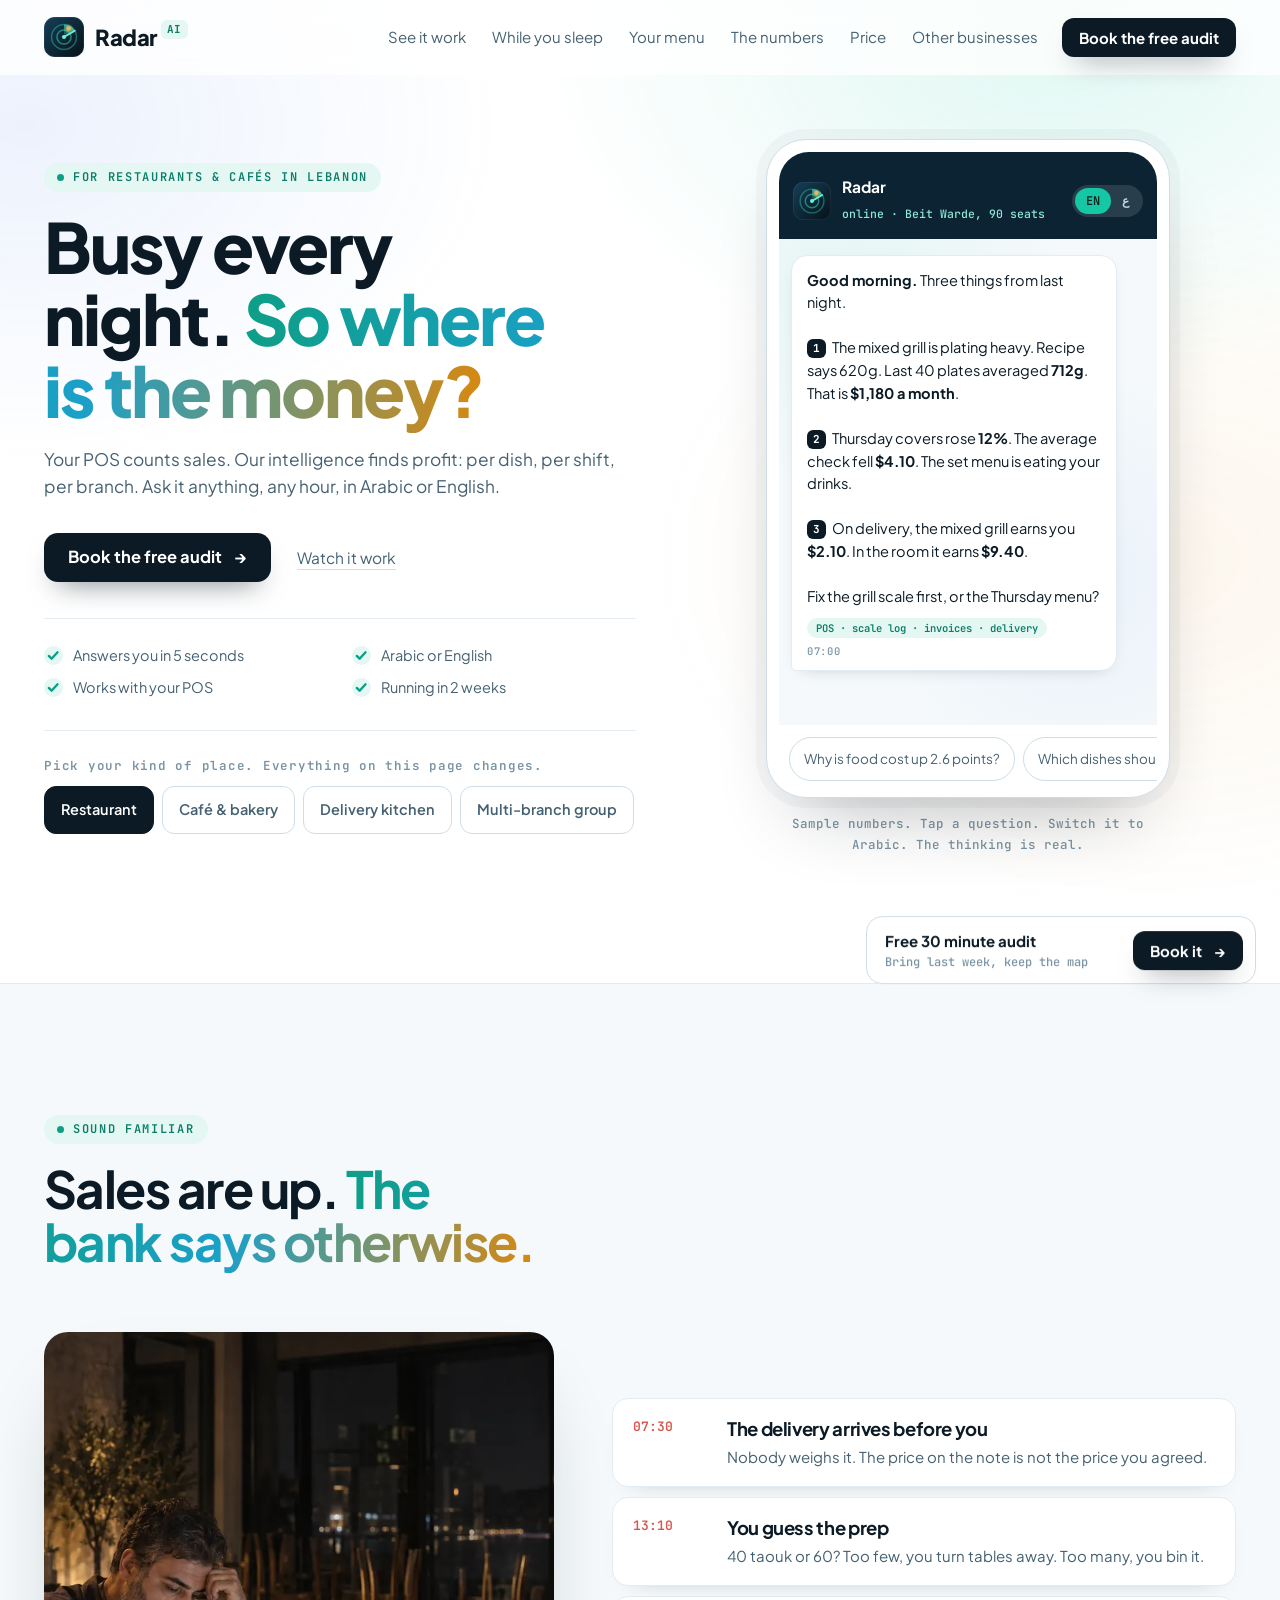
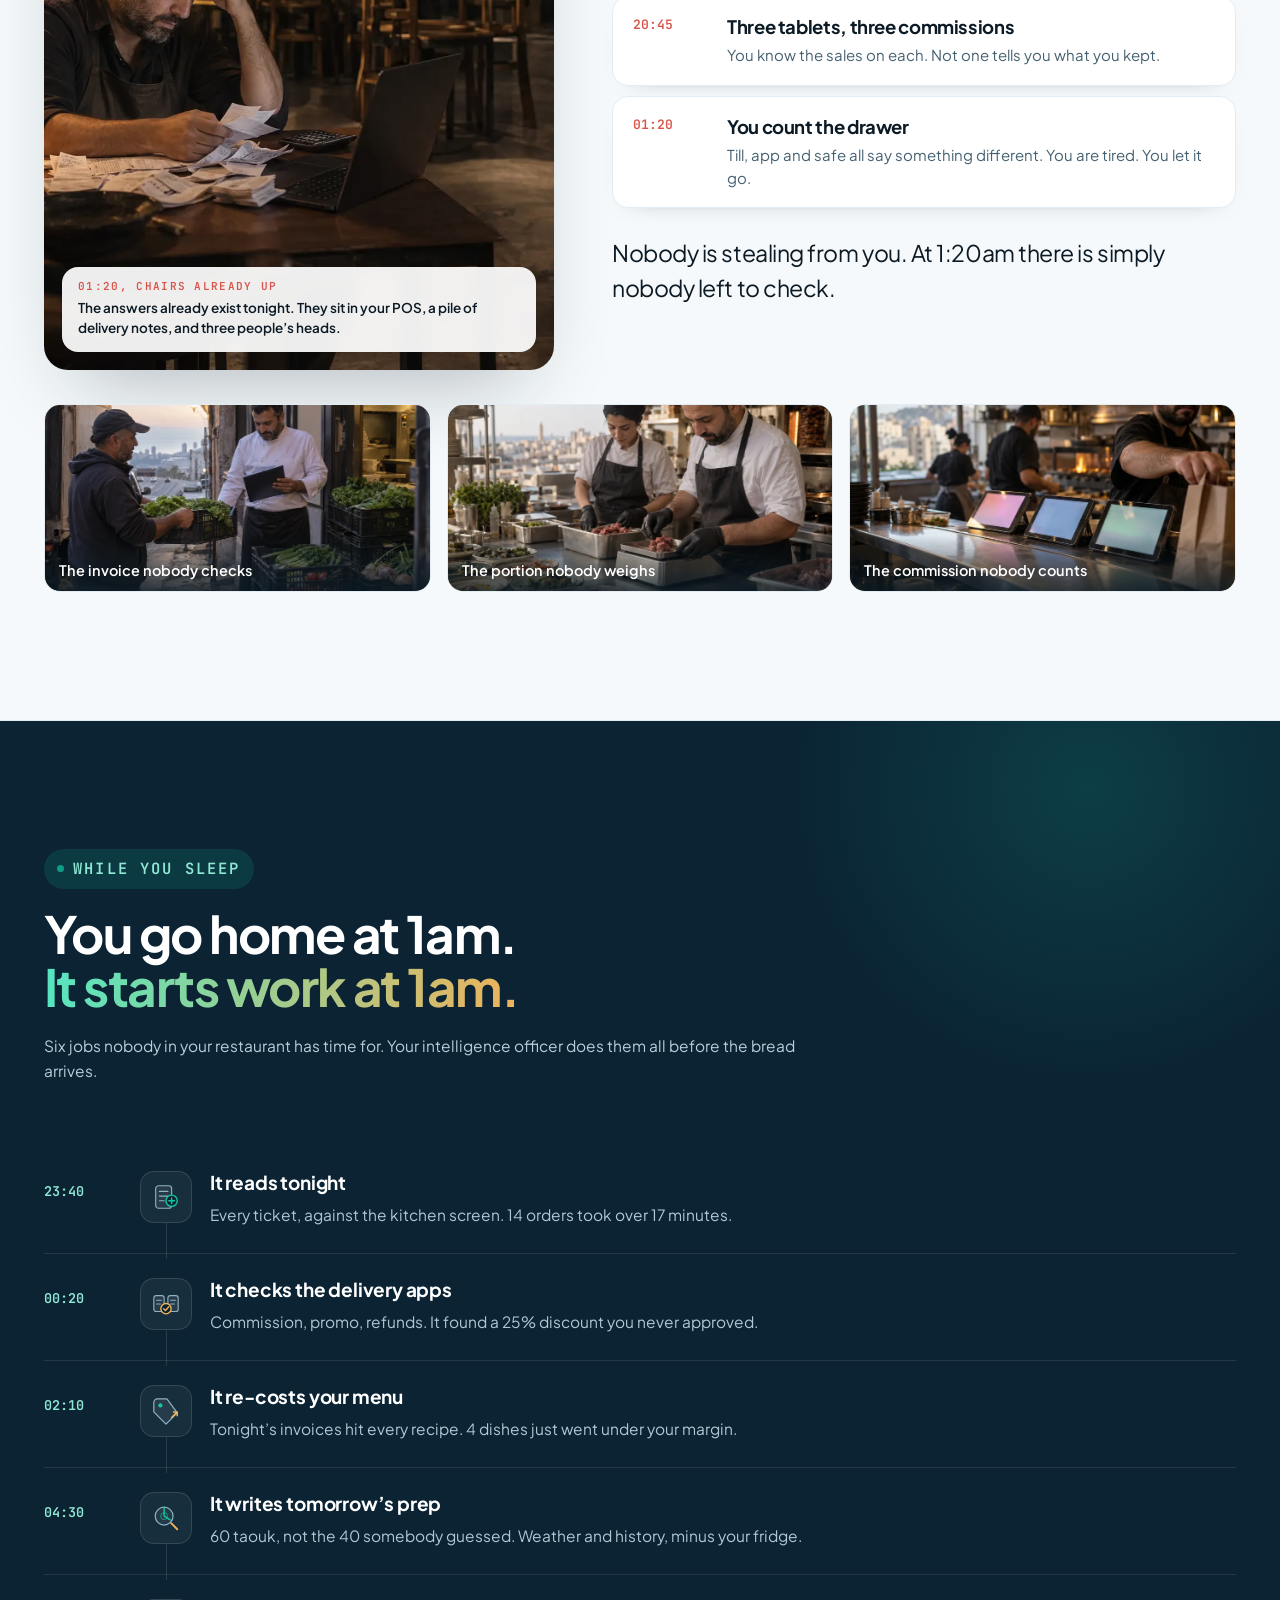
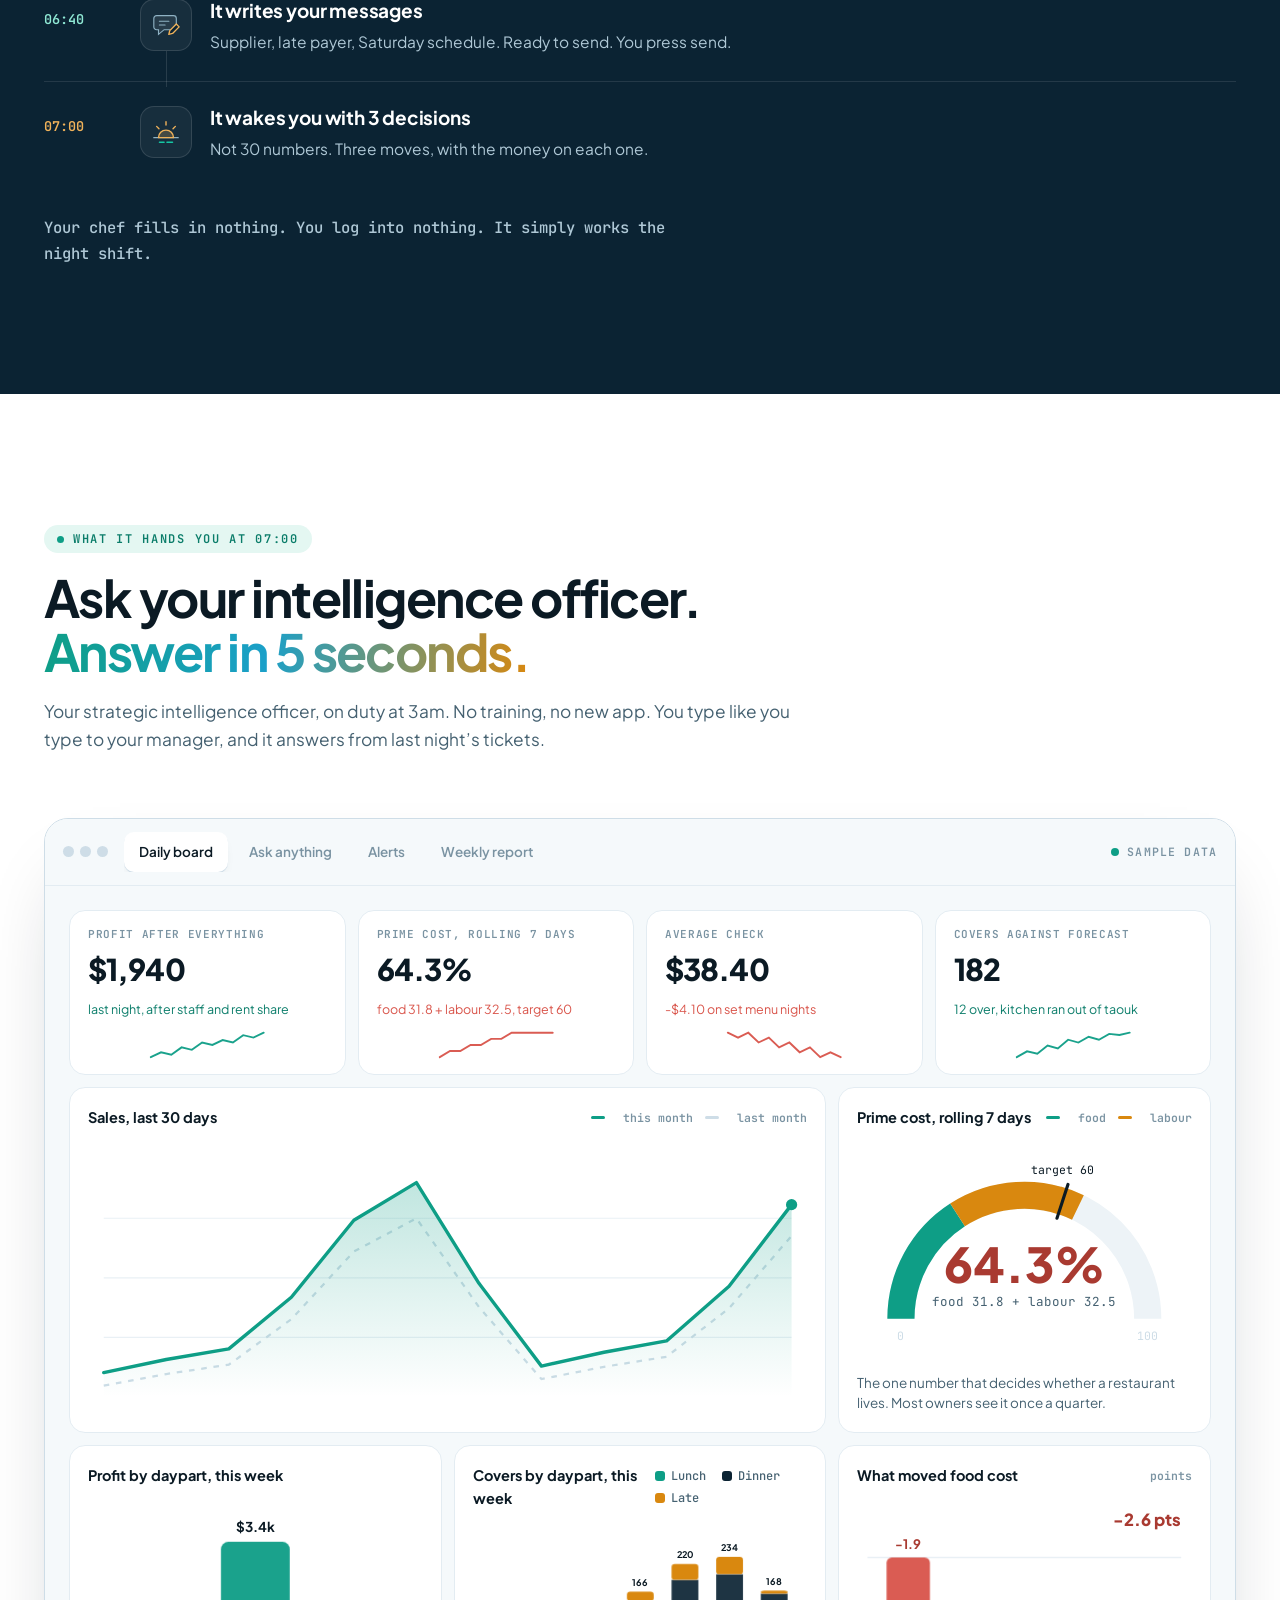
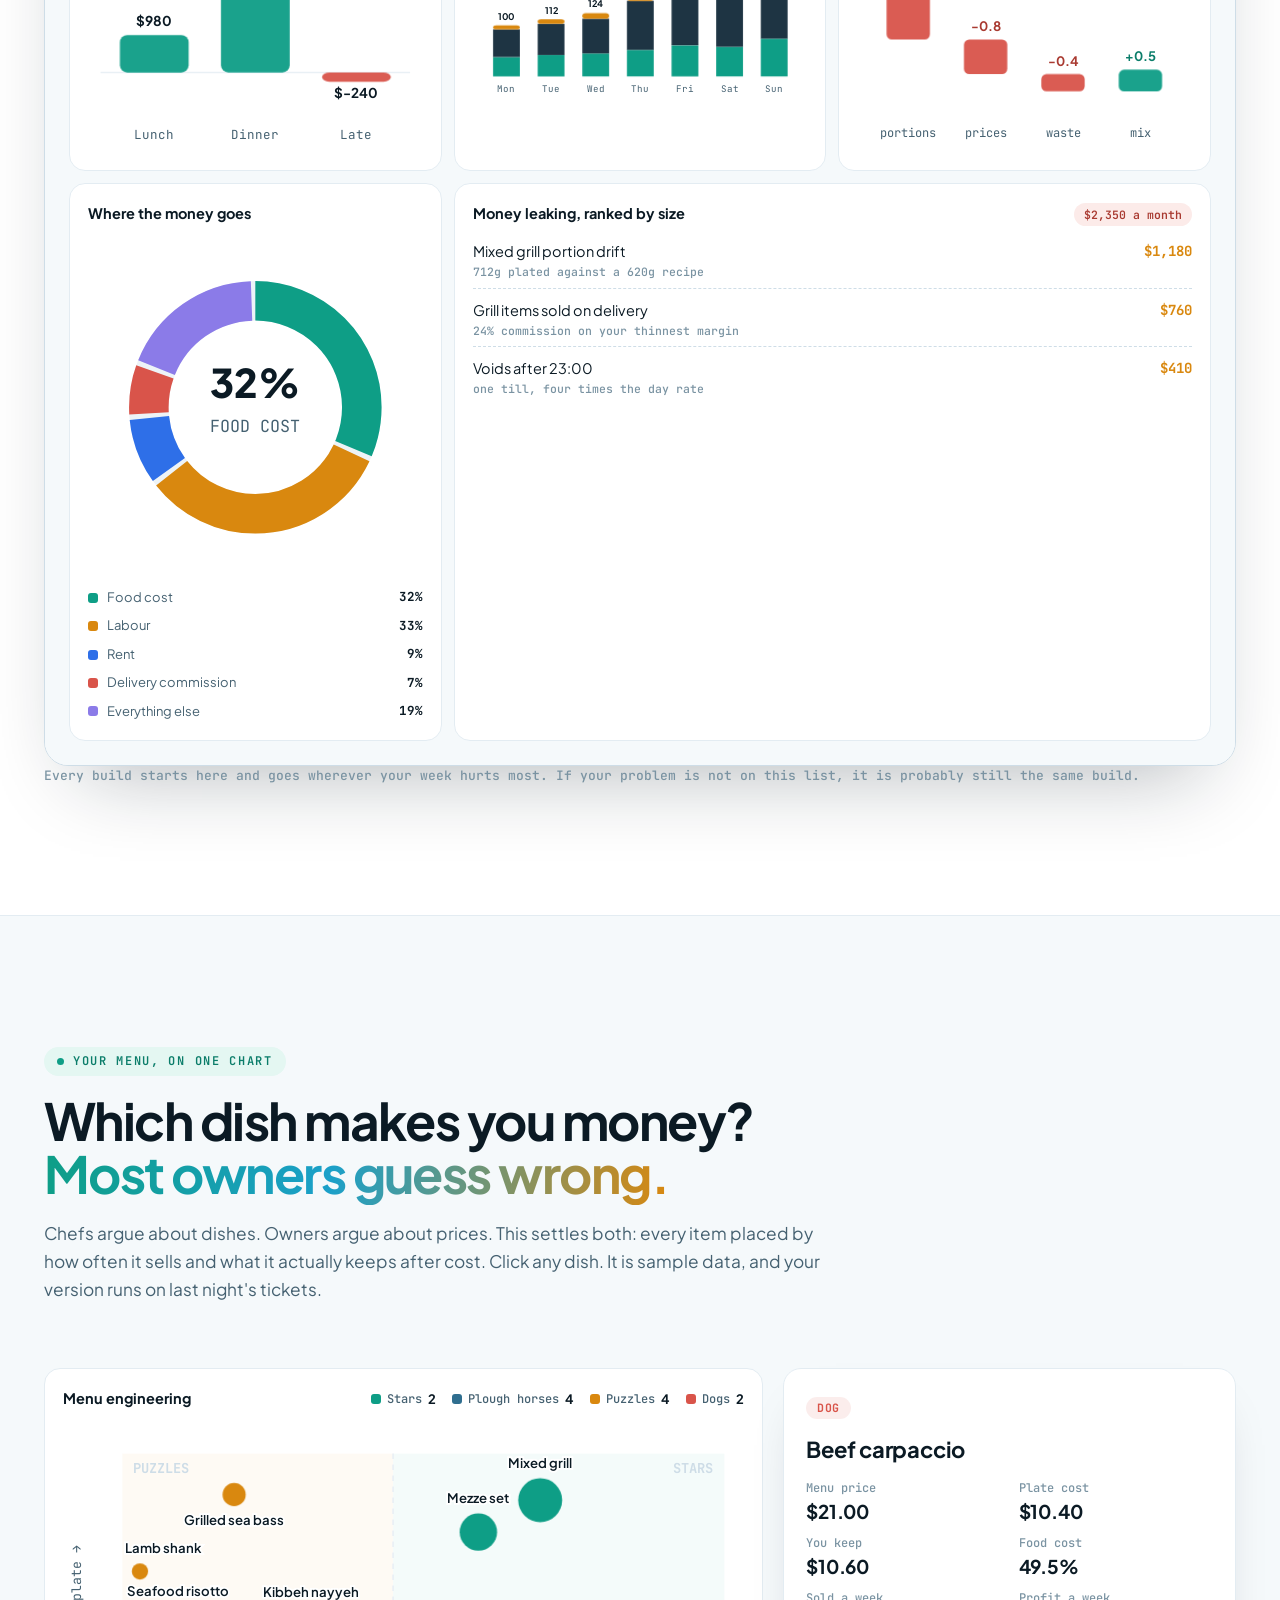
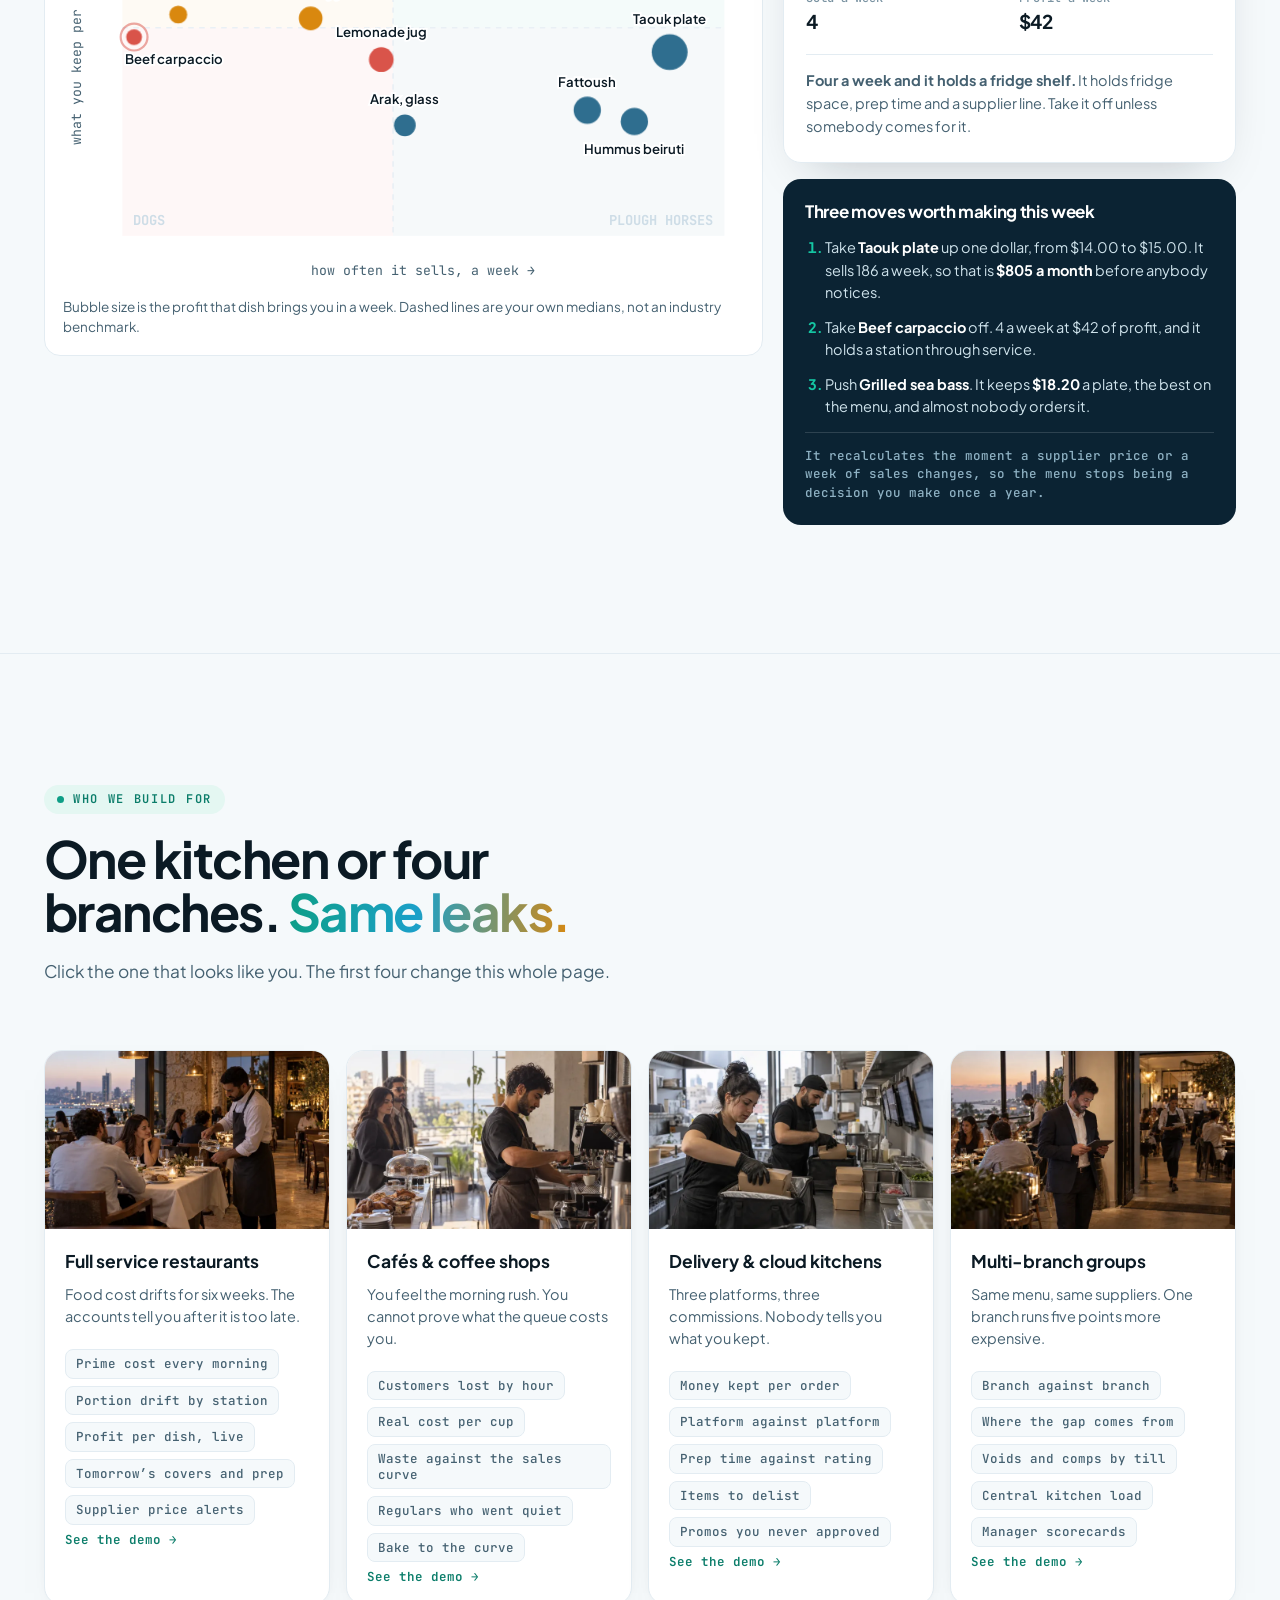
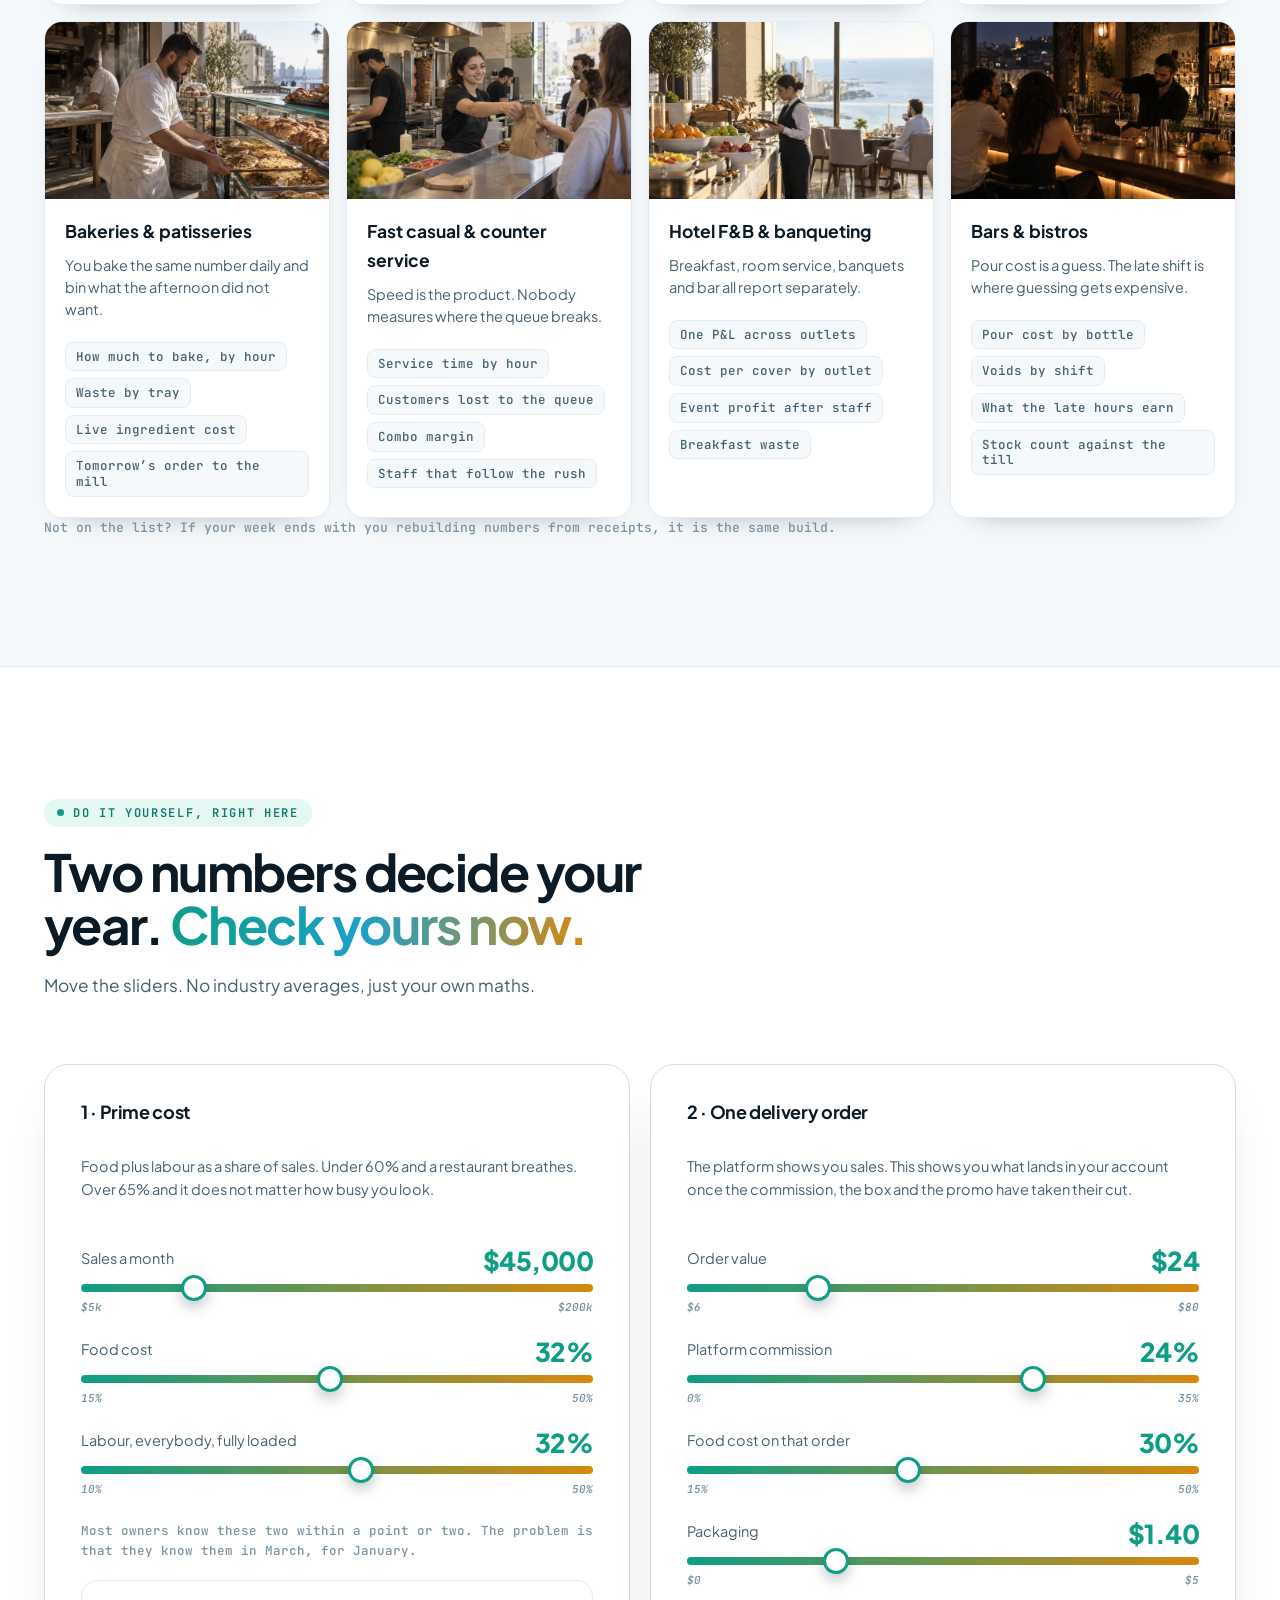
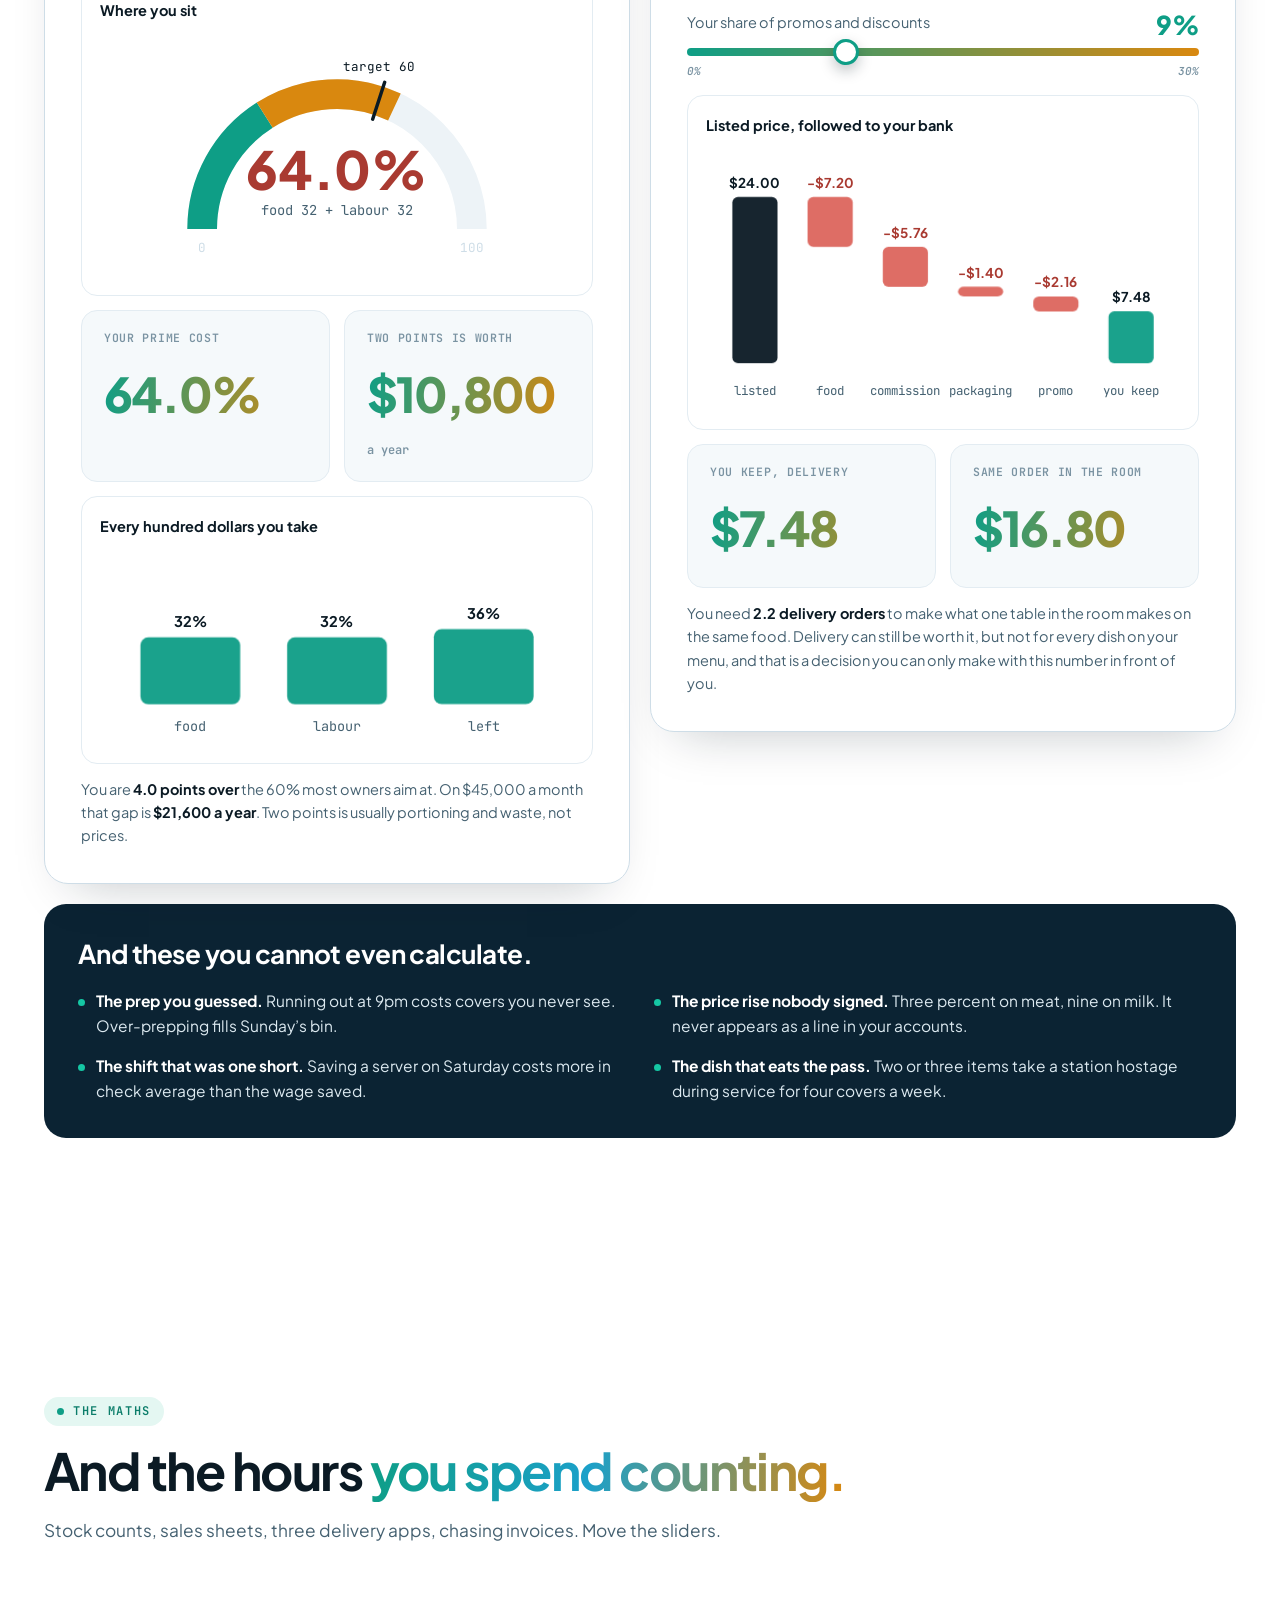
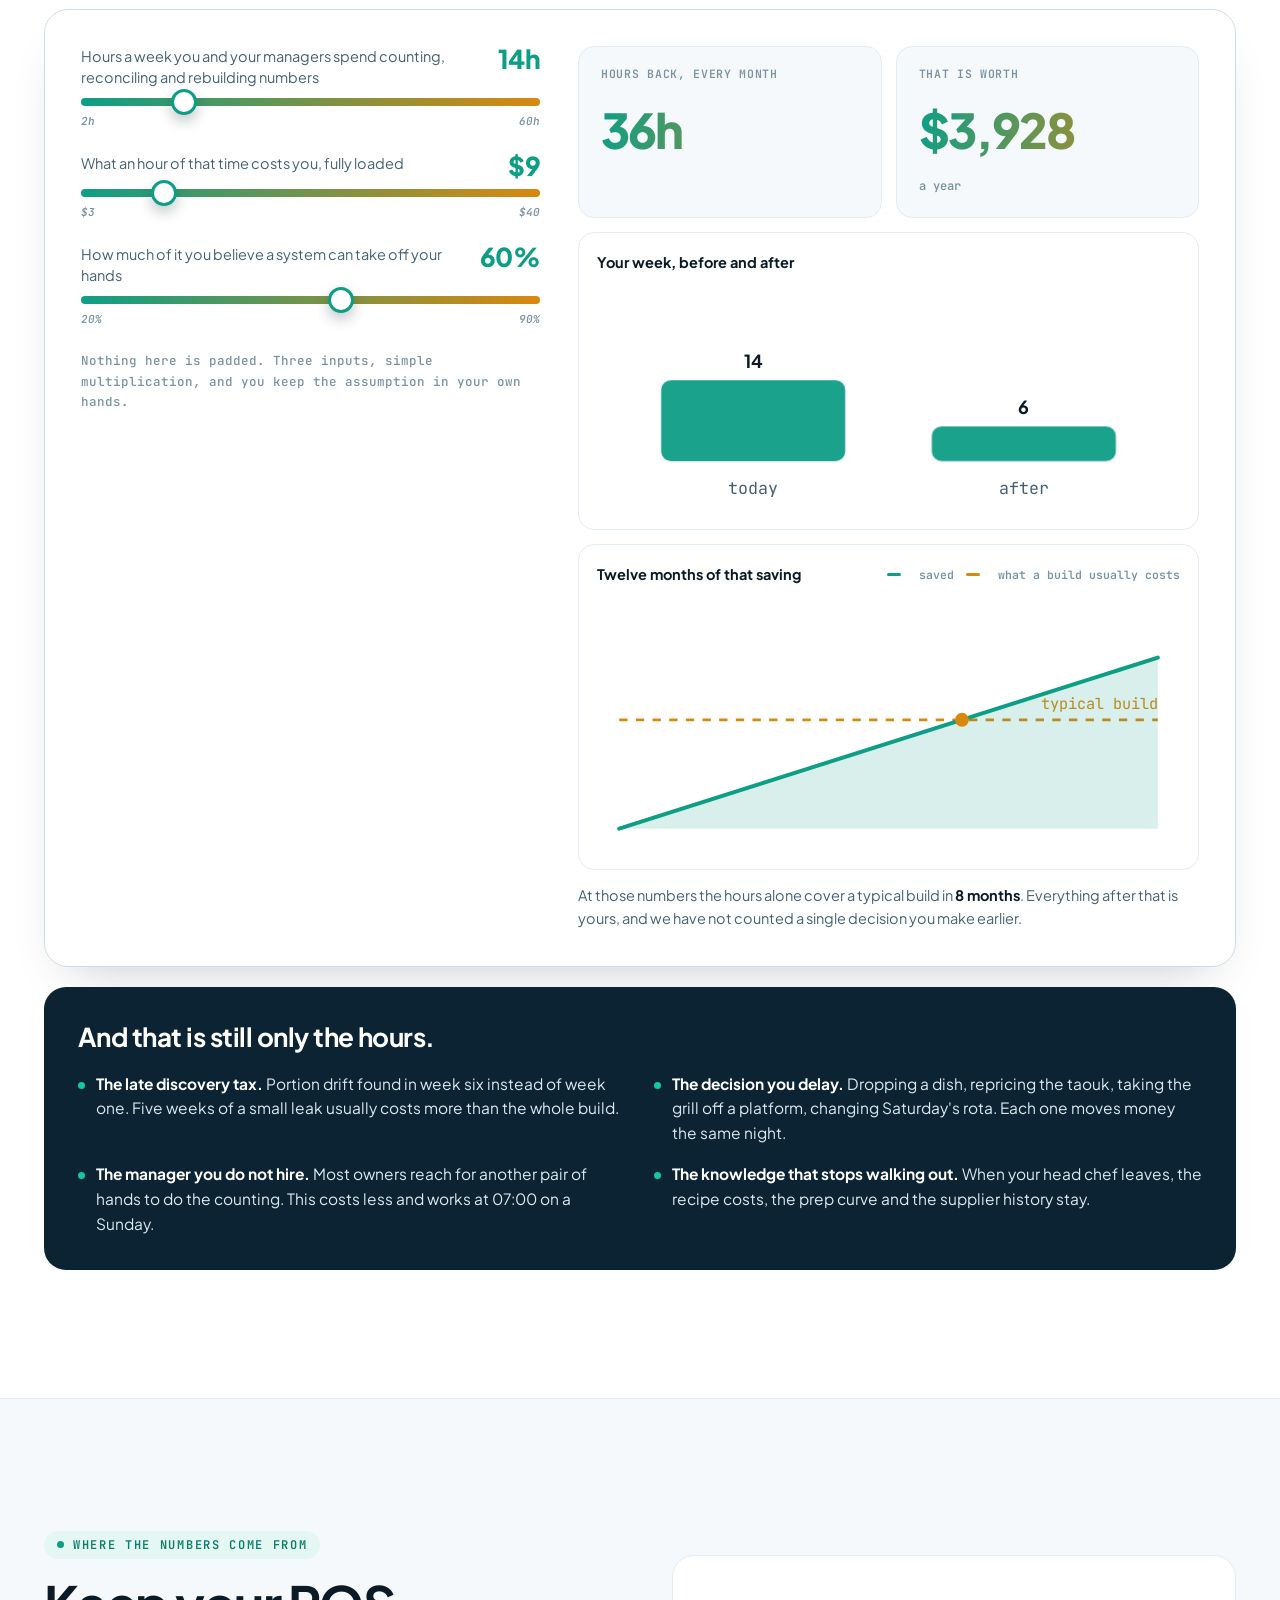
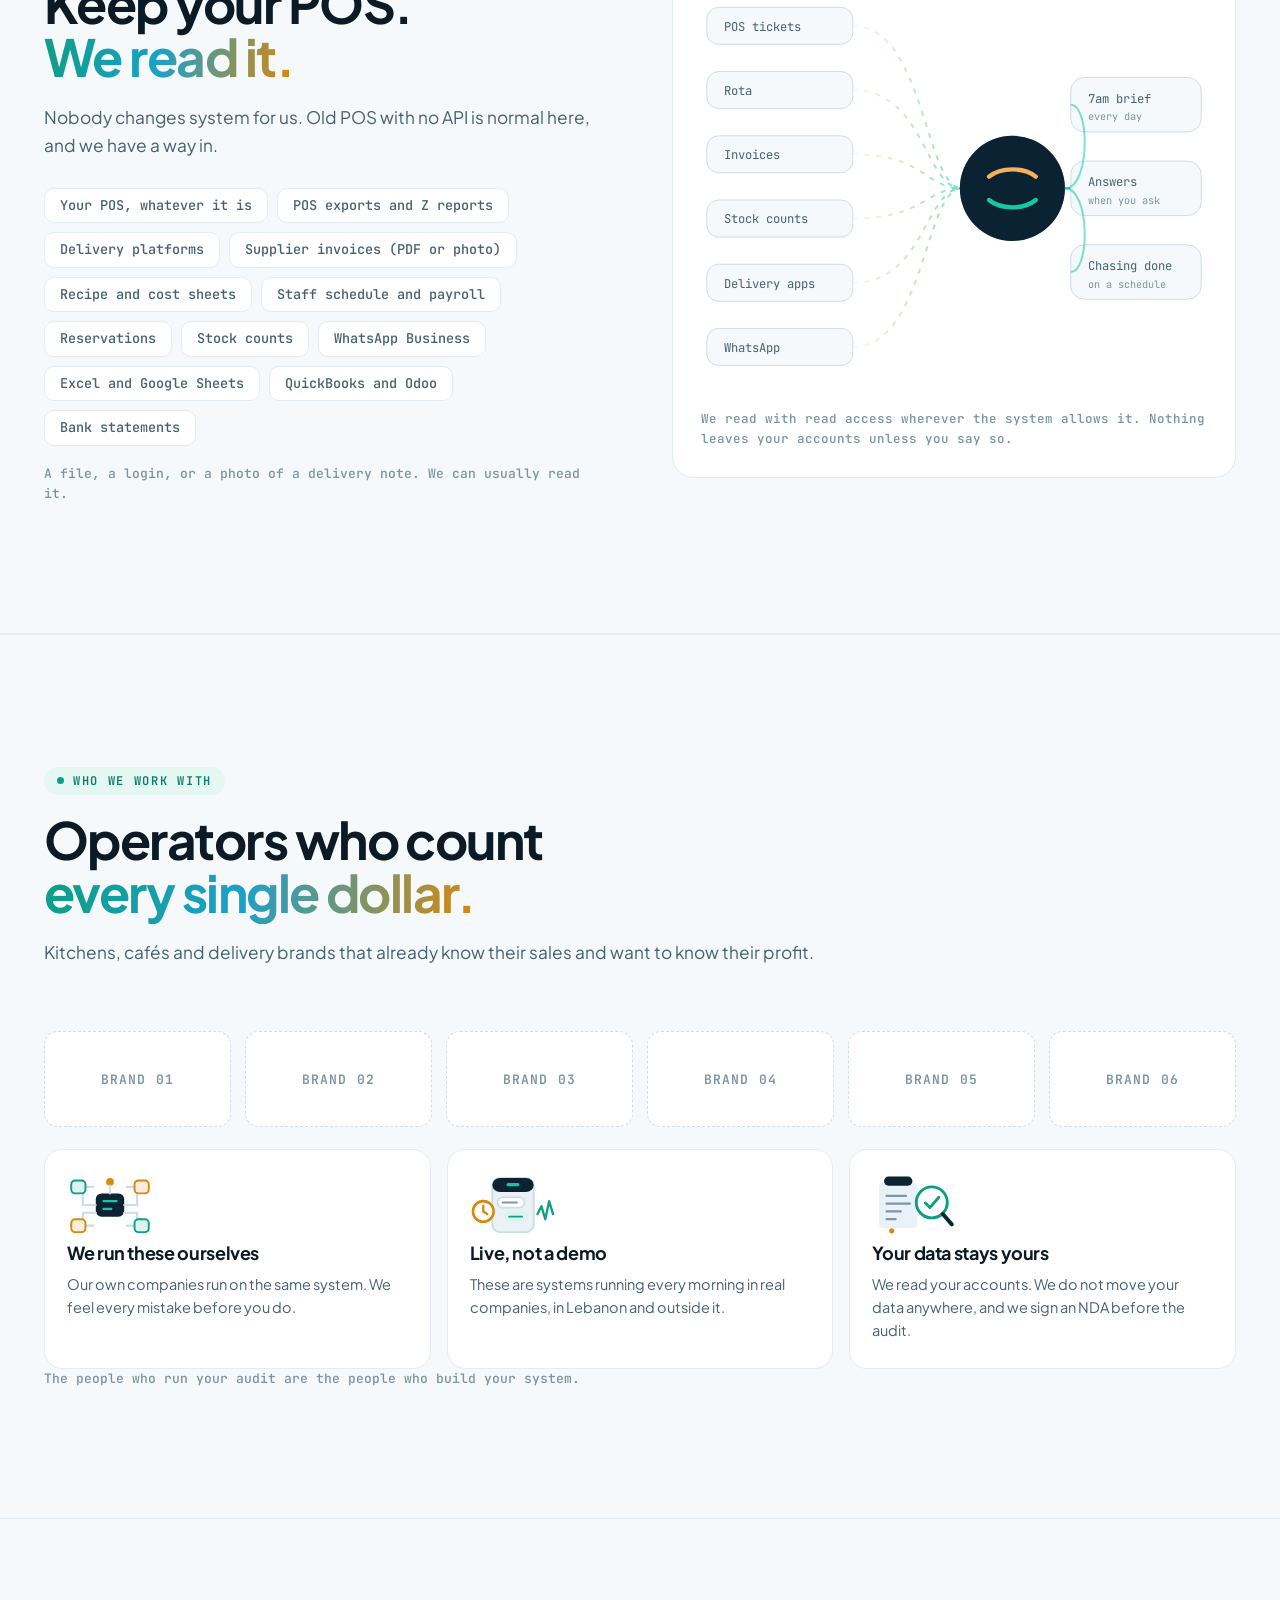
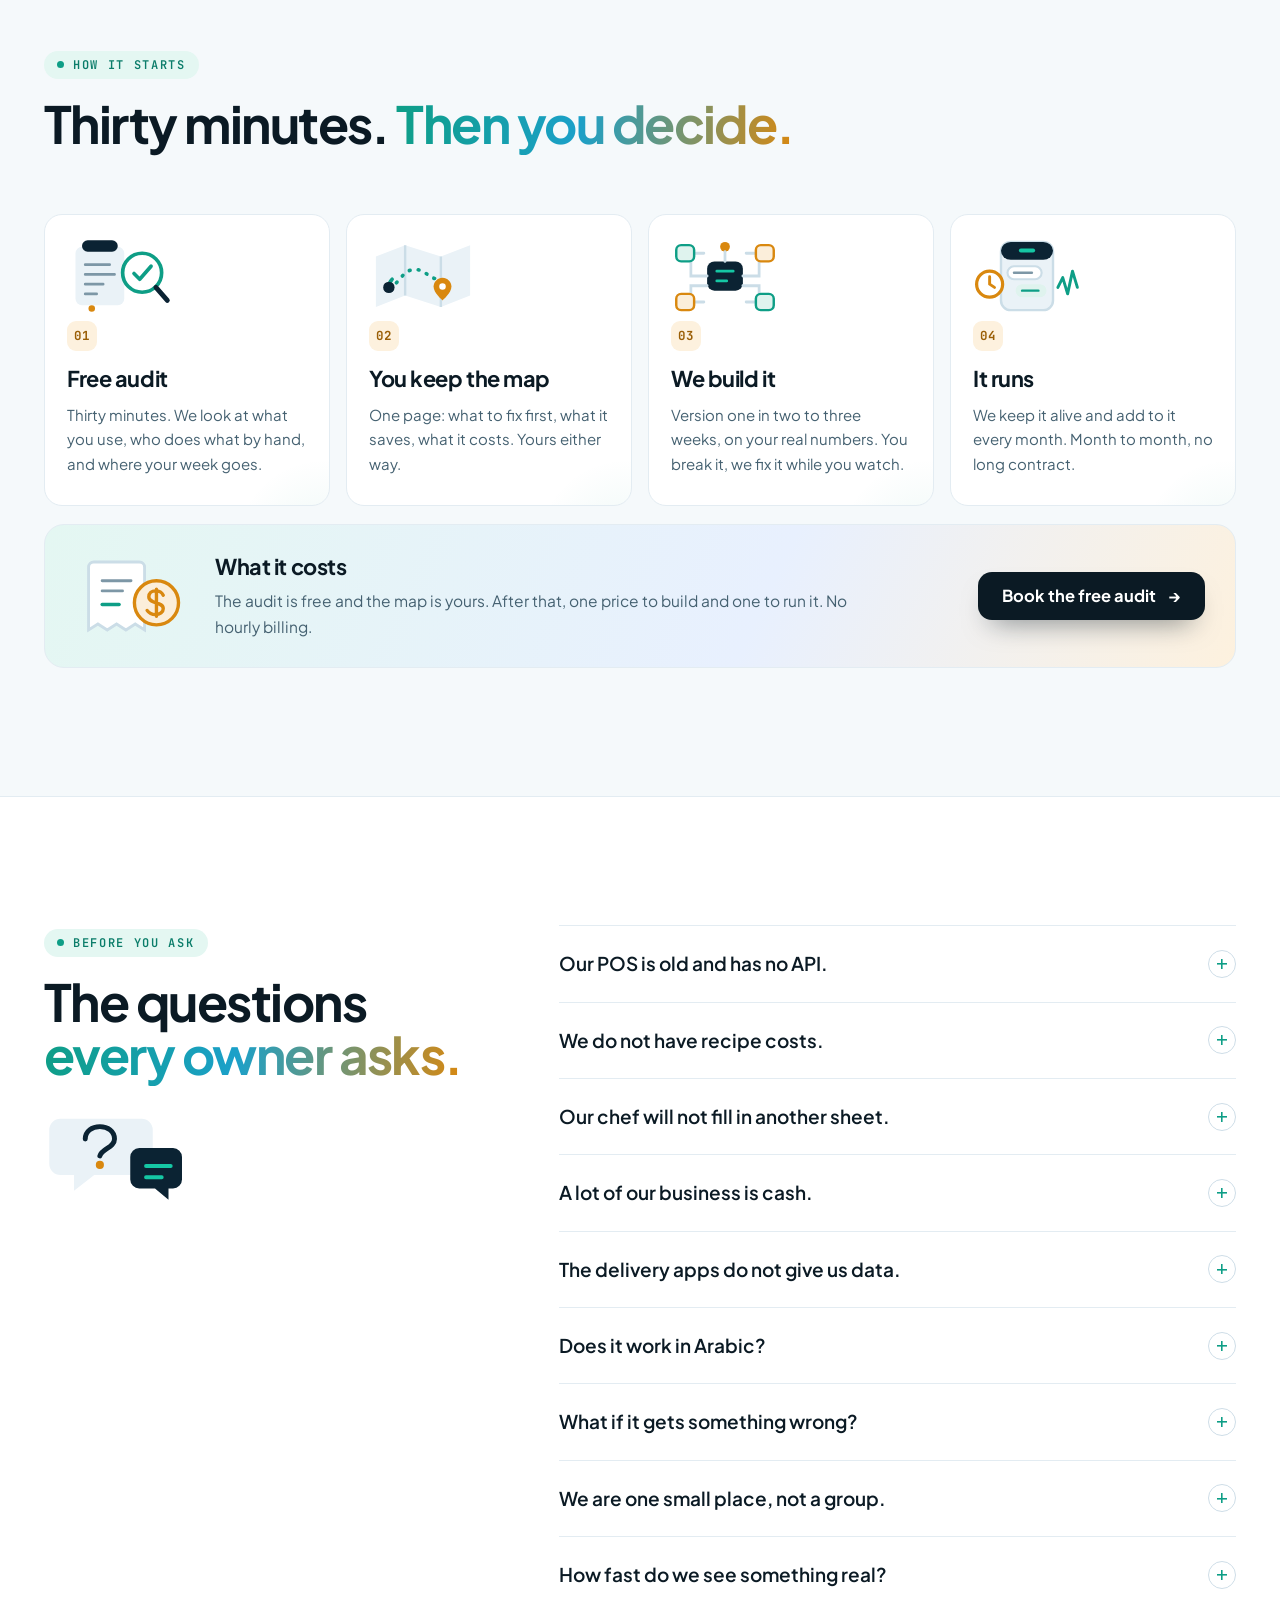
<file: restaurants-v1.html>
<!doctype html>
<html lang="en">
<head>
<meta charset="utf-8">
<meta name="viewport" content="width=device-width, initial-scale=1, viewport-fit=cover">
<title>Radar AI · Busy every night. So where is the money?</title>
<meta name="description" content="Your POS counts sales. Radar finds profit: per dish, per shift, per branch. Ask it anything in Arabic or English. Built for restaurants and cafés in Lebanon. Free 30 minute audit.">
<meta name="theme-color" content="#FFFFFF">
<meta property="og:type" content="website">
<meta property="og:title" content="Busy every night. So where is the money?">
<meta property="og:description" content="Your POS, your supplier invoices, your rota and your delivery apps, read every night and explained at 7am. Built for restaurants and cafés in Lebanon.">
<meta property="og:image" content="img/share-card.jpg">
<meta name="twitter:card" content="summary_large_image">
<link rel="icon" href="data:image/svg+xml,%3Csvg xmlns=%22http://www.w3.org/2000/svg%22 viewBox=%220 0 48 48%22 width=%2248%22 height=%2248%22%3E %3Cdefs%3E  %3ClinearGradient id=%22rb%22 x1=%220%22 y1=%220%22 x2=%221%22 y2=%221%22%3E%3Cstop offset=%220%22 stop-color=%22%23153F57%22/%3E%3Cstop offset=%221%22 stop-color=%22%23061219%22/%3E%3C/linearGradient%3E  %3ClinearGradient id=%22rs%22 x1=%220%22 y1=%221%22 x2=%22.7%22 y2=%220%22%3E%3Cstop offset=%220%22 stop-color=%22%233FE0BE%22 stop-opacity=%22.05%22/%3E%3Cstop offset=%221%22 stop-color=%22%233FE0BE%22 stop-opacity=%22.95%22/%3E%3C/linearGradient%3E  %3CradialGradient id=%22rg%22 cx=%22.5%22 cy=%22.5%22 r=%22.5%22%3E%3Cstop offset=%220%22 stop-color=%22%23F0B25A%22 stop-opacity=%22.55%22/%3E%3Cstop offset=%221%22 stop-color=%22%23F0B25A%22 stop-opacity=%220%22/%3E%3C/radialGradient%3E %3C/defs%3E %3Crect width=%2248%22 height=%2248%22 rx=%2213%22 fill=%22url%28%23rb%29%22/%3E %3Crect x=%22.5%22 y=%22.5%22 width=%2247%22 height=%2247%22 rx=%2212.5%22 fill=%22none%22 stroke=%22%23fff%22 stroke-opacity=%22.09%22/%3E %3Ccircle cx=%2224%22 cy=%2224%22 r=%2215%22 fill=%22none%22 stroke=%22%233FE0BE%22 stroke-opacity=%22.38%22 stroke-width=%221.8%22/%3E %3Ccircle cx=%2224%22 cy=%2224%22 r=%228.5%22 fill=%22none%22 stroke=%22%233FE0BE%22 stroke-opacity=%22.5%22 stroke-width=%221.8%22/%3E %3Cpath d=%22M24 24 L24 9 A15 15 0 0 1 36.99 16.5 Z%22 fill=%22url%28%23rs%29%22/%3E %3Cpath d=%22M24 24 L36.99 16.5%22 stroke=%22%236FF0D4%22 stroke-width=%222.2%22 stroke-linecap=%22round%22/%3E %3Ccircle cx=%2224%22 cy=%2224%22 r=%222.5%22 fill=%22%236FF0D4%22/%3E %3Ccircle cx=%2229.6%22 cy=%2213.9%22 r=%226%22 fill=%22url%28%23rg%29%22/%3E %3Ccircle cx=%2229.6%22 cy=%2213.9%22 r=%222.7%22 fill=%22%23F0B25A%22/%3E%3C/svg%3E">
<link rel="preconnect" href="https://fonts.googleapis.com">
<link rel="preconnect" href="https://fonts.gstatic.com" crossorigin>
<link rel="stylesheet" href="https://fonts.googleapis.com/css2?family=IBM+Plex+Sans+Arabic:wght@400;500;600&family=JetBrains+Mono:wght@400;500&family=Plus+Jakarta+Sans:wght@400;500;600;700;800&display=swap">
<link rel="stylesheet" href="styles.css">
<link rel="stylesheet" href="resto.css">
</head>
<body>

<!-- illustration sprite. Drawn here, used with <svg class="ill"><use href="#i-..."/></svg> -->
<svg width="0" height="0" style="position:absolute" aria-hidden="true" focusable="false">
  <defs>
    <linearGradient id="rmBg" x1="0" y1="0" x2="1" y2="1"><stop offset="0" stop-color="#153F57"/><stop offset="1" stop-color="#061219"/></linearGradient>
    <linearGradient id="rmSw" x1="0" y1="1" x2=".7" y2="0"><stop offset="0" stop-color="#3FE0BE" stop-opacity=".05"/><stop offset="1" stop-color="#3FE0BE" stop-opacity=".95"/></linearGradient>
    <radialGradient id="rmGl" cx=".5" cy=".5" r=".5"><stop offset="0" stop-color="#F0B25A" stop-opacity=".55"/><stop offset="1" stop-color="#F0B25A" stop-opacity="0"/></radialGradient>
    <symbol id="radar-mark" viewBox="0 0 48 48">
      <rect width="48" height="48" rx="13" fill="url(#rmBg)"/>
      <rect x=".5" y=".5" width="47" height="47" rx="12.5" fill="none" stroke="#fff" stroke-opacity=".09"/>
      <circle cx="24" cy="24" r="15" fill="none" stroke="#3FE0BE" stroke-opacity=".38" stroke-width="1.8"/>
      <circle cx="24" cy="24" r="8.5" fill="none" stroke="#3FE0BE" stroke-opacity=".5" stroke-width="1.8"/>
      <path d="M24 24 L24 9 A15 15 0 0 1 36.99 16.5 Z" fill="url(#rmSw)"/>
      <path d="M24 24 L36.99 16.5" stroke="#6FF0D4" stroke-width="2.2" stroke-linecap="round"/>
      <circle cx="24" cy="24" r="2.5" fill="#6FF0D4"/>
      <circle cx="29.6" cy="13.9" r="6" fill="url(#rmGl)"/>
      <circle cx="29.6" cy="13.9" r="2.7" fill="#F0B25A"/>
    </symbol>
    <symbol id="i-audit" viewBox="0 0 132 96">
      <rect x="10" y="12" width="60" height="72" rx="8" fill="#EAF2F7"/>
      <rect x="18" y="4" width="44" height="14" rx="7" fill="#0B2333"/>
      <path d="M22 34h30M22 46h36M22 58h22" stroke="#7D97A6" stroke-width="3.4" stroke-linecap="round"/>
      <path d="M22 70h14" stroke="#7D97A6" stroke-width="3.4" stroke-linecap="round"/>
      <circle cx="92" cy="44" r="24" fill="#fff" stroke="#0E9E86" stroke-width="4.5"/>
      <path d="M82 45l7 7 14-16" stroke="#0E9E86" stroke-width="4.5" fill="none" stroke-linecap="round" stroke-linejoin="round"/>
      <path d="M109 62l14 16" stroke="#0B2333" stroke-width="6" stroke-linecap="round"/>
      <circle cx="30" cy="88" r="4" fill="#D9880F"/>
    </symbol>
    <symbol id="i-map" viewBox="0 0 132 96">
      <path d="M8 24l36-14 44 14 36-14v62l-36 14-44-14-36 14z" fill="#EAF2F7"/>
      <path d="M44 10v62M88 24v62" stroke="#CBDDE7" stroke-width="3"/>
      <path d="M24 62c14-4 16-22 32-22s18 16 34 10" stroke="#0E9E86" stroke-width="4.5" fill="none" stroke-linecap="round" stroke-dasharray="1 10"/>
      <path d="M24 62c0-6 4-10 4-10" stroke="#0E9E86" stroke-width="4.5" stroke-linecap="round"/>
      <circle cx="24" cy="62" r="7" fill="#0B2333"/>
      <path d="M90 50c6 0 11 5 11 11 0 8-11 17-11 17s-11-9-11-17c0-6 5-11 11-11z" fill="#D9880F"/>
      <circle cx="90" cy="61" r="4" fill="#fff"/>
    </symbol>
    <symbol id="i-build" viewBox="0 0 132 96">
      <rect x="44" y="30" width="44" height="36" rx="9" fill="#0B2333"/>
      <path d="M56 42h20M56 54h12" stroke="#15C7A4" stroke-width="3.6" stroke-linecap="round"/>
      <path d="M44 48H24V20h16M88 48h20V20H92M44 60H24v20h16M88 60h20v20H92" stroke="#CBDDE7" stroke-width="3.4" fill="none" stroke-linecap="round"/>
      <rect x="6" y="10" width="22" height="20" rx="6" fill="#DFF3EE" stroke="#0E9E86" stroke-width="3"/>
      <rect x="104" y="10" width="22" height="20" rx="6" fill="#FBEEDA" stroke="#D9880F" stroke-width="3"/>
      <rect x="6" y="70" width="22" height="20" rx="6" fill="#FBEEDA" stroke="#D9880F" stroke-width="3"/>
      <rect x="104" y="70" width="22" height="20" rx="6" fill="#DFF3EE" stroke="#0E9E86" stroke-width="3"/>
      <circle cx="66" cy="12" r="6" fill="#D9880F"/>
      <path d="M66 18v12" stroke="#CBDDE7" stroke-width="3.4" stroke-linecap="round"/>
    </symbol>
    <symbol id="i-runs" viewBox="0 0 132 96">
      <rect x="34" y="6" width="64" height="84" rx="12" fill="#EAF2F7" stroke="#CBDDE7" stroke-width="3"/>
      <rect x="34" y="6" width="64" height="22" rx="12" fill="#0B2333"/>
      <rect x="56" y="14" width="20" height="5" rx="2.5" fill="#15C7A4"/>
      <rect x="42" y="36" width="42" height="16" rx="8" fill="#fff" stroke="#CBDDE7" stroke-width="2.6"/>
      <path d="M50 44h22" stroke="#7D97A6" stroke-width="3" stroke-linecap="round"/>
      <rect x="52" y="58" width="38" height="16" rx="8" fill="#DFF3EE"/>
      <path d="M60 66h20" stroke="#0E9E86" stroke-width="3" stroke-linecap="round"/>
      <circle cx="20" cy="58" r="16" fill="#fff" stroke="#D9880F" stroke-width="4"/>
      <path d="M20 49v9l6 4" stroke="#D9880F" stroke-width="3.6" fill="none" stroke-linecap="round" stroke-linejoin="round"/>
      <path d="M104 62l6-12 6 20 6-28 6 20" stroke="#0E9E86" stroke-width="3.6" fill="none" stroke-linecap="round" stroke-linejoin="round"/>
    </symbol>
    <symbol id="i-ask" viewBox="0 0 132 96">
      <path d="M14 14h72a10 10 0 0110 10v30a10 10 0 01-10 10H44L26 78V64H14A10 10 0 014 54V24a10 10 0 0110-10z" fill="#EAF2F7"/>
      <path d="M36 32c0-7 6-11 13-11s13 4 13 11c0 8-11 8-13 15" stroke="#0B2333" stroke-width="4.4" fill="none" stroke-linecap="round"/>
      <circle cx="49" cy="55" r="3.6" fill="#D9880F"/>
      <path d="M84 40h30a8 8 0 018 8v20a8 8 0 01-8 8h-4v10l-12-10H84a8 8 0 01-8-8V48a8 8 0 018-8z" fill="#0B2333"/>
      <path d="M90 56h22M90 66h14" stroke="#15C7A4" stroke-width="3.4" stroke-linecap="round"/>
    </symbol>
    <symbol id="i-cost" viewBox="0 0 132 96">
      <path d="M22 8h54a6 6 0 016 6v74l-11-7-11 7-11-7-11 7-11-7-11 7V14a6 6 0 016-6z" fill="#fff" stroke="#CBDDE7" stroke-width="3.4"/>
      <path d="M32 30h34M32 42h24" stroke="#7D97A6" stroke-width="3.4" stroke-linecap="round"/>
      <path d="M32 58h20" stroke="#0E9E86" stroke-width="4" stroke-linecap="round"/>
      <circle cx="96" cy="56" r="26" fill="#FBEEDA" stroke="#D9880F" stroke-width="4"/>
      <path d="M96 40v32M104 47c-2-4-6-5-9-5-5 0-8 3-8 7 0 9 17 5 17 14 0 4-4 7-9 7-4 0-8-2-10-5" stroke="#D9880F" stroke-width="4" fill="none" stroke-linecap="round"/>
    </symbol>
    <symbol id="i-n-read" viewBox="0 0 64 64">
      <rect x="10" y="8" width="34" height="48" rx="6" fill="rgba(255,255,255,.07)" stroke="#8FB2C4" stroke-width="2.4"/>
      <path d="M18 20h18M18 30h18M18 40h10" stroke="#8FB2C4" stroke-width="2.6" stroke-linecap="round"/>
      <circle cx="44" cy="40" r="12" fill="#0B2333" stroke="#15C7A4" stroke-width="3"/>
      <path d="M38 40h12M44 34v12" stroke="#15C7A4" stroke-width="3" stroke-linecap="round"/>
    </symbol>
    <symbol id="i-n-match" viewBox="0 0 64 64">
      <rect x="6" y="14" width="22" height="34" rx="5" fill="rgba(255,255,255,.07)" stroke="#8FB2C4" stroke-width="2.4"/>
      <rect x="36" y="14" width="22" height="34" rx="5" fill="rgba(255,255,255,.07)" stroke="#8FB2C4" stroke-width="2.4"/>
      <path d="M12 24h10M12 32h8M42 24h10M42 32h8" stroke="#8FB2C4" stroke-width="2.4" stroke-linecap="round"/>
      <circle cx="32" cy="42" r="11" fill="#0B2333" stroke="#F0B25A" stroke-width="3"/>
      <path d="M27 42l4 4 7-8" stroke="#F0B25A" stroke-width="3" fill="none" stroke-linecap="round" stroke-linejoin="round"/>
    </symbol>
    <symbol id="i-n-price" viewBox="0 0 64 64">
      <path d="M34 6H14a8 8 0 0 0-8 8v20l26 26 24-24z" fill="rgba(255,255,255,.07)" stroke="#8FB2C4" stroke-width="2.6" stroke-linejoin="round"/>
      <circle cx="20" cy="20" r="4.5" fill="#15C7A4"/>
      <path d="M44 46l10-10M48 34h8v8" stroke="#F0B25A" stroke-width="3.2" fill="none" stroke-linecap="round" stroke-linejoin="round"/>
    </symbol>
    <symbol id="i-n-hunt" viewBox="0 0 64 64">
      <circle cx="28" cy="28" r="19" fill="rgba(255,255,255,.06)" stroke="#8FB2C4" stroke-width="2.6"/>
      <path d="M28 9v19l13 8" stroke="#15C7A4" stroke-width="3" fill="none" stroke-linecap="round" stroke-linejoin="round"/>
      <circle cx="28" cy="28" r="7" fill="none" stroke="#15C7A4" stroke-width="2.2" opacity=".6"/>
      <path d="M43 43l13 13" stroke="#F0B25A" stroke-width="4" stroke-linecap="round"/>
    </symbol>
    <symbol id="i-n-pen" viewBox="0 0 64 64">
      <path d="M8 12h36a6 6 0 0 1 6 6v18a6 6 0 0 1-6 6H24L12 52V42H8a6 6 0 0 1-6-6V18a6 6 0 0 1 6-6z" transform="translate(4,0)" fill="rgba(255,255,255,.07)" stroke="#8FB2C4" stroke-width="2.4"/>
      <path d="M18 24h20M18 32h12" stroke="#8FB2C4" stroke-width="2.6" stroke-linecap="round"/>
      <path d="M40 44l14-14 6 6-14 14-8 2z" fill="#0B2333" stroke="#F0B25A" stroke-width="3" stroke-linejoin="round"/>
    </symbol>
    <symbol id="i-n-sun" viewBox="0 0 64 64">
      <path d="M6 44h52" stroke="#8FB2C4" stroke-width="2.8" stroke-linecap="round"/>
      <path d="M16 44a16 16 0 0 1 32 0z" fill="rgba(240,178,90,.22)" stroke="#F0B25A" stroke-width="3" stroke-linejoin="round"/>
      <path d="M32 10v7M12 20l5 5M52 20l-5 5" stroke="#F0B25A" stroke-width="3" stroke-linecap="round"/>
      <path d="M18 54h10M34 54h12" stroke="#15C7A4" stroke-width="3" stroke-linecap="round"/>
    </symbol>
  </defs>
</svg>

<div class="glow" aria-hidden="true"></div>

<header class="nav">
  <div class="wrap nav__in">
    <a class="brand" href="#top">
      <span class="brand__mark" aria-hidden="true"><svg viewBox="0 0 48 48"><use href="#radar-mark"/></svg></span>
      <span class="brand__name">Radar<i class="brand__ai">AI</i></span>
    </a>
    <nav class="nav__links">
      <a href="#demo">See it work</a>
      <a href="#night">While you sleep</a>
      <a href="#matrix">Your menu</a>
      <a href="#numbers">The numbers</a>
      <a href="#pricing">Price</a>
      <a href="index-v1.html">Other businesses</a>
    </nav>
    <a class="btn btn--sm" data-wa href="#audit">Book the free audit</a>
  </div>
</header>

<main id="top">

  <!-- HERO -->
  <section class="hero">
    <div class="wrap hero__in">
      <div class="hero__copy">
        <p class="kicker rv">For restaurants &amp; cafés in Lebanon</p>
        <h1 class="rv">Busy every night. <em>So where is the money?</em></h1>
        <p class="lead rv">Your POS counts sales. Our intelligence finds profit: per dish, per shift, per branch. Ask it anything, any hour, in Arabic or English.</p>
        <div class="cta-row rv">
          <a class="btn" data-wa href="#audit">Book the free audit <span class="arr" aria-hidden="true">→</span></a>
          <a class="tlink" href="#demo">Watch it work</a>
        </div>
        <ul class="ticks rv">
          <li>Answers you in 5 seconds</li>
          <li>Arabic or English</li>
          <li>Works with your POS</li>
          <li>Running in 2 weeks</li>
        </ul>

        <div class="pick rv" id="pick">
          <p class="pick__lab">Pick your kind of place. Everything on this page changes.</p>
          <div class="pick__row" role="tablist" aria-label="Kind of venue">
            <button class="pick__btn is-on" role="tab" data-ind="full" aria-selected="true">Restaurant</button>
            <button class="pick__btn" role="tab" data-ind="cafe" aria-selected="false">Café &amp; bakery</button>
            <button class="pick__btn" role="tab" data-ind="deliv" aria-selected="false">Delivery kitchen</button>
            <button class="pick__btn" role="tab" data-ind="group" aria-selected="false">Multi-branch group</button>
          </div>
        </div>
      </div>

      <!-- PHONE DEMO -->
      <div class="hero__demo rv" id="demo">
        <div class="phone">
          <div class="phone__notch" aria-hidden="true"></div>
          <div class="phone__bar">
            <span class="phone__who">
              <span class="phone__av" aria-hidden="true"><svg viewBox="0 0 48 48"><use href="#radar-mark"/></svg></span>
              <span><b>Radar</b><i id="demoWho">online · Beit Warde, 90 seats</i></span>
            </span>
            <span class="lang" role="group" aria-label="Language">
              <button type="button" class="lang__btn is-on" data-lang="en">EN</button>
              <button type="button" class="lang__btn" data-lang="ar">ع</button>
            </span>
          </div>
          <div class="thread" id="thread" aria-live="polite"></div>
          <div class="chips" id="chips"></div>
        </div>
        <p class="demo__note">Sample numbers. Tap a question. Switch it to Arabic. The thinking is real.</p>
      </div>
    </div>
  </section>

  <section class="pain" id="pain">
    <div class="wrap">
      <header class="head">
        <p class="kicker rv">Sound familiar</p>
        <h2 class="rv">Sales are up. <em>The bank says otherwise.</em></h2>
      </header>
      <div class="pain__grid">
        <figure class="pain__photo rv">
          <img src="img/r-night.webp" alt="A restaurant owner alone in his closed restaurant late at night counting receipts" width="900" height="1125" loading="lazy">
          <figcaption class="pain__stamp"><i>01:20, chairs already up</i>The answers already exist tonight. They sit in your POS, a pile of delivery notes, and three people’s heads.</figcaption>
        </figure>
        <div>
      <ol class="day">
        <li class="rv"><span class="day__t">07:30</span><h3>The delivery arrives before you</h3><p>Nobody weighs it. The price on the note is not the price you agreed.</p></li>
        <li class="rv"><span class="day__t">13:10</span><h3>You guess the prep</h3><p>40 taouk or 60? Too few, you turn tables away. Too many, you bin it.</p></li>
        <li class="rv"><span class="day__t">20:45</span><h3>Three tablets, three commissions</h3><p>You know the sales on each. Not one tells you what you kept.</p></li>
        <li class="rv"><span class="day__t">01:20</span><h3>You count the drawer</h3><p>Till, app and safe all say something different. You are tired. You let it go.</p></li>
      </ol>
      <p class="pain__foot rv">Nobody is stealing from you. At 1:20am there is simply nobody left to check.</p>
        </div>
      </div>
      <div class="painstrip rv">
        <figure><img src="img/r-supplier.webp" alt="A chef checking a delivery note at the back door in the early morning" width="900" height="600" loading="lazy"><figcaption>The invoice nobody checks</figcaption></figure>
        <figure><img src="img/r-prep.webp" alt="Two chefs weighing portions on a digital scale at a prep table" width="900" height="600" loading="lazy"><figcaption>The portion nobody weighs</figcaption></figure>
        <figure><img src="img/r-delivery.webp" alt="Three delivery app tablets on a restaurant pass" width="900" height="600" loading="lazy"><figcaption>The commission nobody counts</figcaption></figure>
      </div>
    </div>
  </section>

  <!-- WHILE YOU SLEEP -->
  <section class="night" id="night">
    <div class="wrap">
      <header class="head head--on">
        <p class="kicker rv">While you sleep</p>
        <h2 class="rv">You go home at 1am. <em>It starts work at 1am.</em></h2>
        <p class="lead rv">Six jobs nobody in your restaurant has time for. Your intelligence officer does them all before the bread arrives.</p>
      </header>
      <ol class="night__list">
        <li class="rv" style="--i:0">
          <span class="night__t">23:40</span>
          <span class="night__ic"><svg viewBox="0 0 64 64" aria-hidden="true"><use href="#i-n-read"/></svg></span>
          <div><h3>It reads tonight</h3><p>Every ticket, against the kitchen screen. 14 orders took over 17 minutes.</p></div>
        </li>
        <li class="rv" style="--i:1">
          <span class="night__t">00:20</span>
          <span class="night__ic"><svg viewBox="0 0 64 64" aria-hidden="true"><use href="#i-n-match"/></svg></span>
          <div><h3>It checks the delivery apps</h3><p>Commission, promo, refunds. It found a 25% discount you never approved.</p></div>
        </li>
        <li class="rv" style="--i:2">
          <span class="night__t">02:10</span>
          <span class="night__ic"><svg viewBox="0 0 64 64" aria-hidden="true"><use href="#i-n-price"/></svg></span>
          <div><h3>It re-costs your menu</h3><p>Tonight’s invoices hit every recipe. 4 dishes just went under your margin.</p></div>
        </li>
        <li class="rv" style="--i:3">
          <span class="night__t">04:30</span>
          <span class="night__ic"><svg viewBox="0 0 64 64" aria-hidden="true"><use href="#i-n-hunt"/></svg></span>
          <div><h3>It writes tomorrow’s prep</h3><p>60 taouk, not the 40 somebody guessed. Weather and history, minus your fridge.</p></div>
        </li>
        <li class="rv" style="--i:4">
          <span class="night__t">06:40</span>
          <span class="night__ic"><svg viewBox="0 0 64 64" aria-hidden="true"><use href="#i-n-pen"/></svg></span>
          <div><h3>It writes your messages</h3><p>Supplier, late payer, Saturday schedule. Ready to send. You press send.</p></div>
        </li>
        <li class="rv" style="--i:5">
          <span class="night__t">07:00</span>
          <span class="night__ic"><svg viewBox="0 0 64 64" aria-hidden="true"><use href="#i-n-sun"/></svg></span>
          <div><h3>It wakes you with 3 decisions</h3><p>Not 30 numbers. Three moves, with the money on each one.</p></div>
        </li>
      </ol>
      <p class="night__foot rv">Your chef fills in nothing. You log into nothing. It simply works the night shift.</p>
    </div>
  </section>

  <!-- SCREENS -->
  <section class="screens" id="screens">
    <div class="wrap">
      <header class="head">
        <p class="kicker rv">What it hands you at 07:00</p>
        <h2 class="rv">Ask your intelligence officer. <em>Answer in 5 seconds.</em></h2>
        <p class="lead rv">Your strategic intelligence officer, on duty at 3am. No training, no new app. You type like you type to your manager, and it answers from last night’s tickets.</p>
      </header>

      <div class="app rv" id="app">
        <div class="app__bar">
          <span class="app__dots" aria-hidden="true"><i></i><i></i><i></i></span>
          <div class="app__tabs" role="tablist" aria-label="Screens">
            <button class="app__tab is-on" role="tab" data-tab="board" aria-selected="true">Daily board</button>
            <button class="app__tab" role="tab" data-tab="ask" aria-selected="false">Ask anything</button>
            <button class="app__tab" role="tab" data-tab="alerts" aria-selected="false">Alerts</button>
            <button class="app__tab" role="tab" data-tab="report" aria-selected="false">Weekly report</button>
          </div>
          <span class="app__live"><i></i>sample data</span>
        </div>

        <!-- TAB: daily board -->
        <div class="pane is-on" id="pane-board" role="tabpanel">
          <div class="kpis">
            <div class="kpi"><span>Profit after everything</span><b>$0</b><i class="up">last night</i><svg class="spark"></svg></div>
            <div class="kpi"><span>Prime cost, rolling 7 days</span><b>0%</b><i class="down">food + labour</i><svg class="spark"></svg></div>
            <div class="kpi"><span>Average check</span><b>$0</b><i class="down">against last month</i><svg class="spark"></svg></div>
            <div class="kpi"><span>Covers against forecast</span><b>0</b><i class="up">last night</i><svg class="spark"></svg></div>
          </div>
          <div class="board">
            <figure class="panel panel--line">
              <figcaption><b>Sales, last 30 days</b><span class="legend"><i class="l-mint"></i>this month<i class="l-dim"></i>last month</span></figcaption>
              <svg class="chart" id="chartLine" viewBox="0 0 640 240" preserveAspectRatio="none" role="img" aria-label="Revenue line chart, this month against last month"></svg>
            </figure>
            <figure class="panel panel--gauge">
              <figcaption><b>Prime cost, rolling 7 days</b><span class="legend"><i class="l-mint"></i>food<i class="l-amber"></i>labour</span></figcaption>
              <svg class="chart" id="chartGauge" viewBox="0 0 320 210" role="img" aria-label="Prime cost gauge, food plus labour against target"></svg>
              <p class="panel__note">The one number that decides whether a restaurant lives. Most owners see it once a quarter.</p>
            </figure>
            <figure class="panel">
              <figcaption><b>Profit by daypart</b></figcaption>
              <svg class="chart" id="chartBars" viewBox="0 0 320 240" role="img" aria-label="Profit by daypart bar chart"></svg>
            </figure>
            <figure class="panel panel--wide">
              <figcaption><b>Covers by daypart, this week</b><ul class="dkey" id="daypartKey"></ul></figcaption>
              <svg class="chart" id="chartDaypart" viewBox="0 0 420 220" role="img" aria-label="Covers by daypart, stacked by service"></svg>
            </figure>
            <figure class="panel">
              <figcaption><b>What moved food cost</b><span class="legend">points</span></figcaption>
              <svg class="chart" id="chartBridge" viewBox="0 0 320 240" role="img" aria-label="Margin bridge, what moved the margin"></svg>
            </figure>
            <figure class="panel panel--donut">
              <figcaption><b>Where the money goes</b></figcaption>
              <svg class="chart" id="chartDonut" viewBox="0 0 220 220" role="img" aria-label="Cost breakdown donut chart"></svg>
              <ul class="donut__key" id="donutKey"></ul>
            </figure>
            <figure class="panel">
              <figcaption><b>Money leaking</b><span class="tag tag--warn">$2,350 a month</span></figcaption>
              <ul class="risk" id="riskList"></ul>
            </figure>
          </div>
        </div>

        <!-- TAB: ask -->
        <div class="pane" id="pane-ask" role="tabpanel">
          <div class="ask">
            <div class="ask__bar"><span class="ask__caret">&gt;</span><span id="askText"></span><span class="ask__cursor" aria-hidden="true"></span></div>
            <div class="ask__body" id="askBody"></div>
            <div class="ask__row" id="askRow"></div>
          </div>
        </div>

        <!-- TAB: alerts -->
        <div class="pane" id="pane-alerts" role="tabpanel">
          <ul class="alerts" id="alerts"></ul>
          <p class="pane__note">It only interrupts you when a rule you set gets crossed. Everything else waits for the morning brief.</p>
        </div>

        <!-- TAB: weekly report -->
        <div class="pane" id="pane-report" role="tabpanel">
          <div class="report">
            <div class="report__head">
              <div><span class="report__kick">Weekly report · sent Monday 08:00</span><h3>Week 38 · full service restaurant</h3></div>
              <span class="tag">to you + your head chef</span>
            </div>
            <div class="report__grid">
              <figure class="panel">
                <figcaption><b>Sales by day</b></figcaption>
                <svg class="chart" id="chartWeek" viewBox="0 0 420 200" role="img" aria-label="Sales by day of week"></svg>
              </figure>
              <ul class="report__points"></ul>
            </div>
          </div>
        </div>
      </div>
      <p class="note rv">Every build starts here and goes wherever your week hurts most. If your problem is not on this list, it is probably still the same build.</p>
    </div>
  </section>

  <!-- MENU MATRIX -->
  <section class="matrix" id="matrix">
    <div class="wrap">
      <header class="head">
        <p class="kicker rv">Your menu, on one chart</p>
        <h2 class="rv">Which dish makes you money? <em>Most owners guess wrong.</em></h2>
        <p class="lead rv">Chefs argue about dishes. Owners argue about prices. This settles both: every item placed by how often it sells and what it actually keeps after cost. Click any dish. It is sample data, and your version runs on last night's tickets.</p>
      </header>
      <div class="matrix__grid rv">
        <figure class="panel panel--matrix">
          <figcaption><b>Menu engineering</b><ul class="dkey" id="menuKey"></ul></figcaption>
          <div class="matrix__scroll">
            <svg class="chart" id="chartMenu" viewBox="0 0 620 420" role="img" aria-label="Menu engineering matrix: dishes by popularity and profit per plate"></svg>
          </div>
          <p class="panel__hint">Drag the chart sideways to read it</p>
          <p class="panel__note">Bubble size is the profit that dish brings you in a week. Dashed lines are your own medians, not an industry benchmark.</p>
        </figure>
        <div class="matrix__side">
          <div class="dish" id="dishCard"></div>
          <div class="moves">
            <h3>Three moves worth making this week</h3>
            <ol id="menuMoves"></ol>
            <p class="moves__note">It recalculates the moment a supplier price or a week of sales changes, so the menu stops being a decision you make once a year.</p>
          </div>
        </div>
      </div>
    </div>
  </section>

  <!-- WHO -->
  <section class="who-for" id="who">
    <div class="wrap">
      <header class="head">
        <p class="kicker rv">Who we build for</p>
        <h2 class="rv">One kitchen or four branches. <em>Same leaks.</em></h2>
        <p class="lead rv">Click the one that looks like you. The first four change this whole page.</p>
      </header>
      <div class="whogrid">
        <button class="whocard rv" data-ind="full">
          <span class="whocard__img"><img src="img/r-fine.webp" alt="A waiter serving a table in a full service restaurant dining room" width="720" height="450" loading="lazy"></span>
          <span class="whocard__body">
          <b>Full service restaurants</b>
          <span class="whocard__pain">Food cost drifts for six weeks. The accounts tell you after it is too late.</span>
          <span class="whocard__caps"><i>Prime cost every morning</i><i>Portion drift by station</i><i>Profit per dish, live</i><i>Tomorrow’s covers and prep</i><i>Supplier price alerts</i></span>
          <span class="whocard__go">See the demo →</span>
          </span>
        </button>
        <button class="whocard rv" data-ind="cafe">
          <span class="whocard__img"><img src="img/r-cafe.webp" alt="A barista pulling an espresso shot at a specialty coffee counter" width="720" height="450" loading="lazy"></span>
          <span class="whocard__body">
          <b>Cafés &amp; coffee shops</b>
          <span class="whocard__pain">You feel the morning rush. You cannot prove what the queue costs you.</span>
          <span class="whocard__caps"><i>Customers lost by hour</i><i>Real cost per cup</i><i>Waste against the sales curve</i><i>Regulars who went quiet</i><i>Bake to the curve</i></span>
          <span class="whocard__go">See the demo →</span>
          </span>
        </button>
        <button class="whocard rv" data-ind="deliv">
          <span class="whocard__img"><img src="img/r-cloud.webp" alt="Cooks packing takeaway boxes into delivery bags in a delivery kitchen" width="720" height="450" loading="lazy"></span>
          <span class="whocard__body">
          <b>Delivery &amp; cloud kitchens</b>
          <span class="whocard__pain">Three platforms, three commissions. Nobody tells you what you kept.</span>
          <span class="whocard__caps"><i>Money kept per order</i><i>Platform against platform</i><i>Prep time against rating</i><i>Items to delist</i><i>Promos you never approved</i></span>
          <span class="whocard__go">See the demo →</span>
          </span>
        </button>
        <button class="whocard rv" data-ind="group">
          <span class="whocard__img"><img src="img/r-group.webp" alt="A manager checking a tablet in a busy restaurant dining room" width="720" height="450" loading="lazy"></span>
          <span class="whocard__body">
          <b>Multi-branch groups</b>
          <span class="whocard__pain">Same menu, same suppliers. One branch runs five points more expensive.</span>
          <span class="whocard__caps"><i>Branch against branch</i><i>Where the gap comes from</i><i>Voids and comps by till</i><i>Central kitchen load</i><i>Manager scorecards</i></span>
          <span class="whocard__go">See the demo →</span>
          </span>
        </button>
        <div class="whocard rv">
          <span class="whocard__img"><img src="img/r-bakery.webp" alt="A baker sliding a tray of pastries into a display case" width="720" height="450" loading="lazy"></span>
          <span class="whocard__body">
          <b>Bakeries &amp; patisseries</b>
          <span class="whocard__pain">You bake the same number daily and bin what the afternoon did not want.</span>
          <span class="whocard__caps"><i>How much to bake, by hour</i><i>Waste by tray</i><i>Live ingredient cost</i><i>Tomorrow’s order to the mill</i></span>
          
          </span>
        </div>
        <div class="whocard rv">
          <span class="whocard__img"><img src="img/r-fast.webp" alt="A counter server handing a paper bag across the counter at a fast casual restaurant" width="720" height="450" loading="lazy"></span>
          <span class="whocard__body">
          <b>Fast casual &amp; counter service</b>
          <span class="whocard__pain">Speed is the product. Nobody measures where the queue breaks.</span>
          <span class="whocard__caps"><i>Service time by hour</i><i>Customers lost to the queue</i><i>Combo margin</i><i>Staff that follow the rush</i></span>
          
          </span>
        </div>
        <div class="whocard rv">
          <span class="whocard__img"><img src="img/r-hotel.webp" alt="A supervisor checking the buffet line in a hotel breakfast restaurant" width="720" height="450" loading="lazy"></span>
          <span class="whocard__body">
          <b>Hotel F&amp;B &amp; banqueting</b>
          <span class="whocard__pain">Breakfast, room service, banquets and bar all report separately.</span>
          <span class="whocard__caps"><i>One P&amp;L across outlets</i><i>Cost per cover by outlet</i><i>Event profit after staff</i><i>Breakfast waste</i></span>
          
          </span>
        </div>
        <div class="whocard rv">
          <span class="whocard__img"><img src="img/r-bar.webp" alt="A bartender making a cocktail behind a wooden bar at night" width="720" height="450" loading="lazy"></span>
          <span class="whocard__body">
          <b>Bars &amp; bistros</b>
          <span class="whocard__pain">Pour cost is a guess. The late shift is where guessing gets expensive.</span>
          <span class="whocard__caps"><i>Pour cost by bottle</i><i>Voids by shift</i><i>What the late hours earn</i><i>Stock count against the till</i></span>
          
          </span>
        </div>
      </div>
      <p class="note rv">Not on the list? If your week ends with you rebuilding numbers from receipts, it is the same build.</p>
    </div>
  </section>

  <!-- THE NUMBERS -->
  <section class="numbers" id="numbers">
    <div class="wrap">
      <header class="head">
        <p class="kicker rv">Do it yourself, right here</p>
        <h2 class="rv">Two numbers decide your year. <em>Check yours now.</em></h2>
        <p class="lead rv">Move the sliders. No industry averages, just your own maths.</p>
      </header>

      <div class="numbers__grid">
        <div class="calc calc--stack rv">
          <div class="calc__inputs">
            <h3 class="calc__title">1 · Prime cost</h3>
            <p class="calc__sub">Food plus labour as a share of sales. Under 60% and a restaurant breathes. Over 65% and it does not matter how busy you look.</p>
            <label class="slider">
              <span class="slider__top"><i>Sales a month</i><b id="vSales">$45,000</b></span>
              <input type="range" id="pSales" min="5000" max="200000" step="1000" value="45000">
              <span class="slider__scale"><i>$5k</i><i>$200k</i></span>
            </label>
            <label class="slider">
              <span class="slider__top"><i>Food cost</i><b id="vFood">32%</b></span>
              <input type="range" id="pFood" min="15" max="50" step="0.5" value="32">
              <span class="slider__scale"><i>15%</i><i>50%</i></span>
            </label>
            <label class="slider">
              <span class="slider__top"><i>Labour, everybody, fully loaded</i><b id="vLab">32%</b></span>
              <input type="range" id="pLab" min="10" max="50" step="0.5" value="32">
              <span class="slider__scale"><i>10%</i><i>50%</i></span>
            </label>
            <p class="calc__honest">Most owners know these two within a point or two. The problem is that they know them in March, for January.</p>
          </div>
          <div class="calc__out">
            <figure class="panel panel--gauge">
              <figcaption><b>Where you sit</b></figcaption>
              <svg class="chart" id="chartPrime" viewBox="0 0 320 210" role="img" aria-label="Prime cost gauge"></svg>
            </figure>
            <div class="calc__big">
              <div><span>Your prime cost</span><b id="oPrime">0%</b></div>
              <div><span>Two points is worth</span><b id="oTwo">$0</b><i>a year</i></div>
            </div>
            <figure class="panel panel--bars">
              <figcaption><b>Every hundred dollars you take</b></figcaption>
              <svg class="chart" id="chartPrimeBars" viewBox="0 0 420 170" role="img" aria-label="Food, labour and what is left per hundred dollars"></svg>
            </figure>
            <p class="calc__note" id="primeNote"></p>
          </div>
        </div>

        <div class="calc calc--stack rv">
          <div class="calc__inputs">
            <h3 class="calc__title">2 · One delivery order</h3>
            <p class="calc__sub">The platform shows you sales. This shows you what lands in your account once the commission, the box and the promo have taken their cut.</p>
            <label class="slider">
              <span class="slider__top"><i>Order value</i><b id="vVal">$24</b></span>
              <input type="range" id="dVal" min="6" max="80" step="1" value="24">
              <span class="slider__scale"><i>$6</i><i>$80</i></span>
            </label>
            <label class="slider">
              <span class="slider__top"><i>Platform commission</i><b id="vCom">24%</b></span>
              <input type="range" id="dCom" min="0" max="35" step="1" value="24">
              <span class="slider__scale"><i>0%</i><i>35%</i></span>
            </label>
            <label class="slider">
              <span class="slider__top"><i>Food cost on that order</i><b id="vFc">30%</b></span>
              <input type="range" id="dFood" min="15" max="50" step="1" value="30">
              <span class="slider__scale"><i>15%</i><i>50%</i></span>
            </label>
            <label class="slider">
              <span class="slider__top"><i>Packaging</i><b id="vPack">$1.40</b></span>
              <input type="range" id="dPack" min="0" max="5" step="0.1" value="1.4">
              <span class="slider__scale"><i>$0</i><i>$5</i></span>
            </label>
            <label class="slider">
              <span class="slider__top"><i>Your share of promos and discounts</i><b id="vPromo">9%</b></span>
              <input type="range" id="dPromo" min="0" max="30" step="1" value="9">
              <span class="slider__scale"><i>0%</i><i>30%</i></span>
            </label>
          </div>
          <div class="calc__out">
            <figure class="panel panel--bars">
              <figcaption><b>Listed price, followed to your bank</b></figcaption>
              <svg class="chart" id="chartDeliv" viewBox="0 0 420 230" role="img" aria-label="What is left of a delivery order after every deduction"></svg>
            </figure>
            <div class="calc__big">
              <div><span>You keep, delivery</span><b id="oKeep">$0</b></div>
              <div><span>Same order in the room</span><b id="oDine">$0</b></div>
            </div>
            <p class="calc__note" id="delivNote"></p>
          </div>
        </div>
      </div>

      <div class="beyond rv">
        <h3>And these you cannot even calculate.</h3>
        <ul>
          <li><b>The prep you guessed.</b> Running out at 9pm costs covers you never see. Over-prepping fills Sunday’s bin.</li>
          <li><b>The price rise nobody signed.</b> Three percent on meat, nine on milk. It never appears as a line in your accounts.</li>
          <li><b>The shift that was one short.</b> Saving a server on Saturday costs more in check average than the wage saved.</li>
          <li><b>The dish that eats the pass.</b> Two or three items take a station hostage during service for four covers a week.</li>
        </ul>
      </div>
    </div>
  </section>

  <section class="maths" id="maths">
    <div class="wrap">
      <header class="head">
        <p class="kicker rv">The maths</p>
        <h2 class="rv">And the hours <em>you spend counting.</em></h2>
        <p class="lead rv">Stock counts, sales sheets, three delivery apps, chasing invoices. Move the sliders.</p>
      </header>

      <div class="calc rv">
        <div class="calc__inputs">
          <label class="slider">
            <span class="slider__top"><i>Hours a week you and your managers spend counting, reconciling and rebuilding numbers</i><b id="vHours">14h</b></span>
            <input type="range" id="sHours" min="2" max="60" step="1" value="14">
            <span class="slider__scale"><i>2h</i><i>60h</i></span>
          </label>
          <label class="slider">
            <span class="slider__top"><i>What an hour of that time costs you, fully loaded</i><b id="vRate">$9</b></span>
            <input type="range" id="sRate" min="3" max="40" step="1" value="9">
            <span class="slider__scale"><i>$3</i><i>$40</i></span>
          </label>
          <label class="slider">
            <span class="slider__top"><i>How much of it you believe a system can take off your hands</i><b id="vCut">60%</b></span>
            <input type="range" id="sCut" min="20" max="90" step="5" value="60">
            <span class="slider__scale"><i>20%</i><i>90%</i></span>
          </label>
          <p class="calc__honest">Nothing here is padded. Three inputs, simple multiplication, and you keep the assumption in your own hands.</p>
        </div>

        <div class="calc__out">
          <div class="calc__big">
            <div><span>Hours back, every month</span><b id="oHours">0</b></div>
            <div><span>That is worth</span><b id="oMoney">$0</b><i>a year</i></div>
          </div>
          <figure class="panel panel--bars">
            <figcaption><b>Your week, before and after</b></figcaption>
            <svg class="chart" id="chartCalc" viewBox="0 0 420 150" role="img" aria-label="Hours per week before and after"></svg>
          </figure>
          <figure class="panel">
            <figcaption><b>Twelve months of that saving</b><span class="legend"><i class="l-mint"></i>saved<i class="l-amber"></i>what a build usually costs</span></figcaption>
            <svg class="chart" id="chartPay" viewBox="0 0 420 180" role="img" aria-label="Cumulative savings against build cost"></svg>
          </figure>
          <p class="calc__note" id="payNote"></p>
        </div>
      </div>

      <div class="beyond rv">
        <h3>And that is still only the hours.</h3>
        <ul>
          <li><b>The late discovery tax.</b> Portion drift found in week six instead of week one. Five weeks of a small leak usually costs more than the whole build.</li>
          <li><b>The decision you delay.</b> Dropping a dish, repricing the taouk, taking the grill off a platform, changing Saturday's rota. Each one moves money the same night.</li>
          <li><b>The manager you do not hire.</b> Most owners reach for another pair of hands to do the counting. This costs less and works at 07:00 on a Sunday.</li>
          <li><b>The knowledge that stops walking out.</b> When your head chef leaves, the recipe costs, the prep curve and the supplier history stay.</li>
        </ul>
      </div>
    </div>
  </section>

  <!-- PLUMBING -->
  <section class="plumb" id="plumb">
    <div class="wrap plumb__grid">
      <div>
        <p class="kicker rv">Where the numbers come from</p>
        <h2 class="rv">Keep your POS. <em>We read it.</em></h2>
        <p class="lead rv">Nobody changes system for us. Old POS with no API is normal here, and we have a way in.</p>
        <ul class="chipset rv" aria-label="Systems we connect">
          <li>Your POS, whatever it is</li><li>POS exports and Z reports</li><li>Delivery platforms</li><li>Supplier invoices (PDF or photo)</li><li>Recipe and cost sheets</li><li>Staff schedule and payroll</li><li>Reservations</li><li>Stock counts</li><li>WhatsApp Business</li><li>Excel and Google Sheets</li><li>QuickBooks and Odoo</li><li>Bank statements</li>
        </ul>
        <p class="note rv">A file, a login, or a photo of a delivery note. We can usually read it.</p>
      </div>
      <figure class="flow rv" aria-label="Diagram: your systems feed Radar, Radar sends the brief and does the work">
        <svg viewBox="0 0 520 420" role="img">
          <title>Your systems feed Radar. Radar sends the brief and does the repetitive work.</title>
          <defs><linearGradient id="fg" x1="0" y1="0" x2="1" y2="0"><stop offset="0" stop-color="#F0B25A" stop-opacity=".1"/><stop offset="1" stop-color="#54E6C1" stop-opacity=".85"/></linearGradient></defs>
          <g class="flow__src" font-family="JetBrains Mono, monospace" font-size="12.5">
            <g><rect x="6" y="24" width="150" height="38" rx="12"/><text x="24" y="48">POS tickets</text></g>
            <g><rect x="6" y="90" width="150" height="38" rx="12"/><text x="24" y="114">Rota</text></g>
            <g><rect x="6" y="156" width="150" height="38" rx="12"/><text x="24" y="180">Invoices</text></g>
            <g><rect x="6" y="222" width="150" height="38" rx="12"/><text x="24" y="246">Stock counts</text></g>
            <g><rect x="6" y="288" width="150" height="38" rx="12"/><text x="24" y="312">Delivery apps</text></g>
            <g><rect x="6" y="354" width="150" height="38" rx="12"/><text x="24" y="378">WhatsApp</text></g>
          </g>
          <g class="flow__wire" fill="none" stroke="url(#fg)" stroke-width="2">
            <path d="M156 43 C 230 43 230 210 268 210"/><path d="M156 109 C 230 109 230 210 268 210"/><path d="M156 175 C 230 175 230 210 268 210"/>
            <path d="M156 241 C 230 241 230 210 268 210"/><path d="M156 307 C 230 307 230 210 268 210"/><path d="M156 373 C 230 373 230 210 268 210"/>
          </g>
          <g class="flow__core">
            <circle cx="320" cy="210" r="54"/><circle class="flow__ring" cx="320" cy="210" r="54"/>
            <path d="M296 222c12 10 36 10 48 0" stroke="#15C7A4" stroke-width="4.5" fill="none" stroke-linecap="round"/>
            <path d="M296 198c12-10 36-10 48 0" stroke="#F0B25A" stroke-width="4.5" fill="none" stroke-linecap="round"/>
          </g>
          <g class="flow__out" font-family="JetBrains Mono, monospace" font-size="12.5">
            <path d="M374 210 H 430" stroke="#15C7A4" stroke-width="2" fill="none"/>
            <g><rect x="380" y="96" width="134" height="56" rx="14"/><text x="398" y="122">7am brief</text><text x="398" y="140" class="sm">every day</text></g>
            <g><rect x="380" y="182" width="134" height="56" rx="14"/><text x="398" y="208">Answers</text><text x="398" y="226" class="sm">when you ask</text></g>
            <g><rect x="380" y="268" width="134" height="56" rx="14"/><text x="398" y="294">Chasing done</text><text x="398" y="312" class="sm">on a schedule</text></g>
            <path d="M374 210 C 400 210 400 124 380 124" stroke="#15C7A4" stroke-width="2" fill="none" opacity=".55"/>
            <path d="M374 210 C 400 210 400 296 380 296" stroke="#15C7A4" stroke-width="2" fill="none" opacity=".55"/>
          </g>
        </svg>
        <figcaption>We read with read access wherever the system allows it. Nothing leaves your accounts unless you say so.</figcaption>
      </figure>
    </div>
  </section>

  <!-- PROOF -->
  <!-- CLIENTS. Swap the six placeholder tiles for real brand names or logo images. -->
  <section class="clients" id="proof">
    <div class="wrap">
      <header class="head">
        <p class="kicker rv">Who we work with</p>
        <h2 class="rv">Operators who count <em>every single dollar.</em></h2>
        <p class="lead rv">Kitchens, cafés and delivery brands that already know their sales and want to know their profit.</p>
      </header>
      <ul class="logos rv">
        <li class="logo"><span>Brand 01</span></li>
        <li class="logo"><span>Brand 02</span></li>
        <li class="logo"><span>Brand 03</span></li>
        <li class="logo"><span>Brand 04</span></li>
        <li class="logo"><span>Brand 05</span></li>
        <li class="logo"><span>Brand 06</span></li>
      </ul>
      <div class="clients__row rv">
        <div class="clients__card">
          <svg class="ill ill--sm" viewBox="0 0 132 96" aria-hidden="true"><use href="#i-build"/></svg>
          <h3>We run these ourselves</h3>
          <p>Our own companies run on the same system. We feel every mistake before you do.</p>
        </div>
        <div class="clients__card">
          <svg class="ill ill--sm" viewBox="0 0 132 96" aria-hidden="true"><use href="#i-runs"/></svg>
          <h3>Live, not a demo</h3>
          <p>These are systems running every morning in real companies, in Lebanon and outside it.</p>
        </div>
        <div class="clients__card">
          <svg class="ill ill--sm" viewBox="0 0 132 96" aria-hidden="true"><use href="#i-audit"/></svg>
          <h3>Your data stays yours</h3>
          <p>We read your accounts. We do not move your data anywhere, and we sign an NDA before the audit.</p>
        </div>
      </div>
      <p class="note rv">The people who run your audit are the people who build your system.</p>
    </div>
  </section>

  <!-- HOW -->
  <section class="how" id="how">
    <div class="wrap">
      <header class="head">
        <p class="kicker rv">How it starts</p>
        <h2 class="rv">Thirty minutes. <em>Then you decide.</em></h2>
      </header>
      <ol class="steps">
        <li class="rv"><svg class="ill" viewBox="0 0 132 96" aria-hidden="true"><use href="#i-audit"/></svg><span class="steps__n">01</span><h3>Free audit</h3><p>Thirty minutes. We look at what you use, who does what by hand, and where your week goes.</p></li>
        <li class="rv"><svg class="ill" viewBox="0 0 132 96" aria-hidden="true"><use href="#i-map"/></svg><span class="steps__n">02</span><h3>You keep the map</h3><p>One page: what to fix first, what it saves, what it costs. Yours either way.</p></li>
        <li class="rv"><svg class="ill" viewBox="0 0 132 96" aria-hidden="true"><use href="#i-build"/></svg><span class="steps__n">03</span><h3>We build it</h3><p>Version one in two to three weeks, on your real numbers. You break it, we fix it while you watch.</p></li>
        <li class="rv"><svg class="ill" viewBox="0 0 132 96" aria-hidden="true"><use href="#i-runs"/></svg><span class="steps__n">04</span><h3>It runs</h3><p>We keep it alive and add to it every month. Month to month, no long contract.</p></li>
      </ol>
      <div class="price rv">
        <svg class="ill ill--band" viewBox="0 0 132 96" aria-hidden="true"><use href="#i-cost"/></svg>
        <div>
          <h3>What it costs</h3>
          <p>The audit is free and the map is yours. After that, one price to build and one to run it. No hourly billing.</p>
        </div>
        <a class="btn" data-wa href="#audit">Book the free audit <span class="arr" aria-hidden="true">→</span></a>
      </div>
    </div>
  </section>

  <!-- FAQ -->
  <section class="faq" id="faq">
    <div class="wrap faq__grid">
      <header>
        <p class="kicker rv">Before you ask</p>
        <h2 class="rv">The questions <em>every owner asks.</em></h2>
        <svg class="ill ill--faq rv" viewBox="0 0 132 96" aria-hidden="true"><use href="#i-ask"/></svg>
      </header>
      <div class="rv">
        <details><summary>Our POS is old and has no API.</summary><div class="a"><p>Normal in Lebanon. Almost every POS can export a file or print a Z report, and we read those on a schedule. If yours does neither, we read the tickets.</p></div></details>
        <details><summary>We do not have recipe costs.</summary><div class="a"><p>Most kitchens do not. We cost your top twenty dishes from your own invoices in about a week. After that they reprice themselves every time a supplier moves.</p></div></details>
        <details><summary>Our chef will not fill in another sheet.</summary><div class="a"><p>Good, because he does not have to. Nobody logs into anything new. Where we need a number nobody records today, we agree one small habit and show him what it is worth.</p></div></details>
        <details><summary>A lot of our business is cash.</summary><div class="a"><p>Then the till, the app and the safe rarely agree. That gap is usually the first thing we show you, by shift, not at the end of the month.</p></div></details>
        <details><summary>The delivery apps do not give us data.</summary><div class="a"><p>They give more than you think: the portal, the order emails and the payout statements. Together they show commission, promos, refunds and what really landed.</p></div></details>
        <details><summary>Does it work in Arabic?</summary><div class="a"><p>Yes. Your chef asks in Arabic what the grill cost last night. Your accountant asks in English and gets the same number.</p></div></details>
        <details><summary>What if it gets something wrong?</summary><div class="a"><p>Every number shows its source. When it is not sure it says so, and it never messages a supplier or a customer unless you set that rule.</p></div></details>
        <details><summary>We are one small place, not a group.</summary><div class="a"><p>One place feels it faster, because you are the one counting at 1:20am. Smaller build, smaller price.</p></div></details>
        <details><summary>How fast do we see something real?</summary><div class="a"><p>Two to three weeks to version one, on your own numbers. The morning message usually starts in week one.</p></div></details>
        <details><summary>What about power cuts and internet?</summary><div class="a"><p>It runs in the cloud and reaches you on WhatsApp, so it works while your restaurant does not. If a system goes dark, it tells you instead of inventing numbers.</p></div></details>
      </div>
    </div>
  </section>

  <!-- WHO YOU DEAL WITH -->
  <section class="who">
    <div class="wrap who__grid">
      <div class="who__card rv">
        <p class="kicker">Who you deal with</p>
        <h2>You talk to the people who build it.</h2>
        <p>We are a small team in Beirut and Montreal. We run our own ecommerce brands, so we spend our own money and live with our own numbers every morning. We build these systems for our companies first, then for clients here.</p>
        <p>No account manager, no junior. The people who build your system run your audit, and they answer when something breaks at 9pm.</p>
      </div>
      <ul class="who__stats rv">
        <li><b data-count="2">0</b><span>brands we run ourselves, on these systems</span></li>
        <li><b data-count="7">0</b><span>days a week it runs without us</span></li>
        <li><b data-count="3">0</b><span>weeks, at most, to version one</span></li>
      </ul>
    </div>
  </section>

  <!-- PRICING. Numbers are placeholders: set them in one place, here and in BUILD in the JS. -->
  <section class="price-sec" id="pricing">
    <div class="wrap">
      <header class="head">
        <p class="kicker rv">Straight answer on price</p>
        <h2 class="rv">We put the number here <em>so you can decide before the call.</em></h2>
        <p class="lead rv">Nobody enjoys a call that ends in a surprise. Here is the shape of it. The exact number comes out of the free audit, once we know how messy your data really is.</p>
      </header>

      <div class="tiers rv">
        <div class="tier">
          <span class="tier__tag">Start here</span>
          <h3>One venue</h3>
          <p class="tier__price"><b>$3,500</b><i>to build</i></p>
          <p class="tier__run">then <b>$450</b> a month to run it</p>
          <ul>
            <li>Your morning intelligence brief at 07:00, Arabic or English</li><li>Ask it anything, any hour, from your own tickets</li><li>Live menu costing and prime cost</li><li>Alerts on portion drift, price rises and voids</li>
          </ul>
          <p class="tier__for">For a single restaurant or café doing serious covers.</p>
        </div>
        <div class="tier tier--hot">
          <span class="tier__tag">Most restaurants start here</span>
          <h3>Venue plus delivery</h3>
          <p class="tier__price"><b>$5,500</b><i>to build</i></p>
          <p class="tier__run">then <b>$650</b> a month to run it</p>
          <ul>
            <li>Everything in One venue</li><li>All delivery platforms reconciled to what actually landed</li><li>Covers forecast and tomorrow’s prep sheet</li><li>It drafts your supplier and chase messages</li>
          </ul>
          <p class="tier__for">For places where delivery is a real part of the night.</p>
        </div>
        <div class="tier tier--dark">
          <span class="tier__tag">Bigger</span>
          <h3>Built around you</h3>
          <p class="tier__price"><b>Let us look</b></p>
          <p class="tier__run">quoted after the audit</p>
          <ul>
            <li>Many systems, many locations, or a system nobody else will touch</li>
            <li>Your own rules, your own approvals, your own language</li>
            <li>It writes and sends, not only reports</li>
          </ul>
          <p class="tier__for">For groups and companies where one point of margin is real money.</p>
        </div>
      </div>

      <div class="price-why rv">
        <div>
          <h3>What moves the number</h3>
          <ul class="price-why__list">
            <li><b>How many systems talk.</b> One POS is quick. A POS, three delivery apps and a paper invoice file takes longer.</li>
            <li><b>How messy the data is.</b> We have seen worse than yours. It still costs time.</li>
            <li><b>How much it does by itself.</b> Reading is cheap. Writing, chasing and sending costs more to build and is worth more to you.</li>
          </ul>
        </div>
        <div class="price-not">
          <h3>When we say no</h3>
          <p>If you do under roughly two hundred covers a week, the hours you save will not cover the build yet. We will say so.</p>
          <p>We would rather tell you on a free call than take money for something that will not pay you back.</p>
        </div>
      </div>

      <p class="price-cta rv">
        <a class="btn" data-wa href="#audit">Get your number <span class="arr" aria-hidden="true">→</span></a>
        <span>Thirty minutes. No deck, no sales sequence.</span>
      </p>
    </div>
  </section>

  <!-- THE GAP -->
  <section class="gap" id="gap">
    <div class="wrap">
      <header class="head">
        <p class="kicker rv">What waiting costs</p>
        <h2 class="rv">Every month you wait, you hand over <em id="gapBig">$1,375</em>.</h2>
        <p class="lead rv">Two points of margin on your sales. Nobody loses a restaurant in one night. You lose it two points at a time.</p>
      </header>
      <div class="gap__grid rv">
        <figure class="panel">
          <figcaption><b>Two points of margin, compounded</b><span class="legend"><i class="l-mint"></i>you, moving<i class="l-dim"></i>you, waiting</span></figcaption>
          <svg class="chart" id="chartGap" viewBox="0 0 560 300" role="img" aria-label="What two points of margin adds up to over twenty four months"></svg>
          <p class="panel__note" id="gapNote"></p>
        </figure>
        <ul class="gap__pts">
        <li><b>Everyone gets the same tools now.</b> This used to need a data team and a year. Now it takes two weeks. The first one on your street to do it wins the year.</li>
        <li><b>Speed is the whole game.</b> Catch the portion problem in week one, not week seven. Same chef, same menu, six weeks of margin saved.</li>
        <li><b>You need zero new customers.</b> Every dollar in that chart already walked in, ate and paid. You just did not keep it.</li>
        <li><b>Your competitor is not smarter.</b> He just knows on Tuesday what you find out in March.</li>
        </ul>
      </div>
      <p class="gap__cta rv">
        <a class="btn" data-wa href="#audit">Start before they do <span class="arr" aria-hidden="true">→</span></a>
        <span>Thirty minutes, free, and the map is yours either way.</span>
      </p>
    </div>
  </section>

  <!-- AUDIT -->
  <section class="audit" id="audit">
    <div class="wrap audit__grid">
      <div class="audit__copy rv">
        <p class="kicker">The free audit</p>
        <h2>Bring one night that did not add up.</h2>
        <p class="lead">Thirty minutes, on a call or in your restaurant. Bring last week: Z reports, a few invoices, the delivery statements. You leave with one page showing where your money went. Keep it and walk away if you want.</p>
        <a class="btn btn--wa btn--big" data-wa href="#form">
          <svg viewBox="0 0 24 24" aria-hidden="true"><path fill="currentColor" d="M12 2a10 10 0 0 0-8.6 15.1L2 22l5-1.3A10 10 0 1 0 12 2Zm5.2 12.6c-.3-.1-1.7-.8-1.9-.9-.3-.1-.5-.1-.7.1l-.9 1.1c-.2.2-.3.2-.6.1a7.6 7.6 0 0 1-3.8-3.3c-.3-.5.3-.5.8-1.6.1-.2 0-.4 0-.5l-.8-2c-.2-.5-.4-.5-.6-.5h-.5a1 1 0 0 0-.7.3 3 3 0 0 0-.9 2.2 5.2 5.2 0 0 0 1.1 2.7c.1.2 1.9 2.9 4.6 4 1.7.7 2.4.8 3.3.7.5-.1 1.7-.7 1.9-1.4.2-.7.2-1.2.2-1.4-.1-.1-.3-.2-.5-.3Z"/></svg>
          Book it on WhatsApp
        </a>
        <p class="note"><b>We build these ourselves. Three at a time.</b> If this month is full, we will tell you on the call. Beirut hours, same day answer.</p>
      </div>

      <form class="form rv" id="form" name="audit" method="POST" data-netlify="true" netlify-honeypot="website">
        <input type="hidden" name="form-name" value="audit">
        <input type="hidden" name="business" id="fBusiness" value="full">
        <input type="hidden" name="page" value="restaurants">
        <p class="form__hp"><label>Leave this empty <input name="website" tabindex="-1" autocomplete="off"></label></p>
        <h3>Or leave your details</h3>
        <label class="field"><span>Your name</span><input name="name" required autocomplete="name"></label>
        <label class="field"><span>Name of the place</span><input name="company" required autocomplete="organization"></label>
        <label class="field"><span>WhatsApp number</span><input name="whatsapp" required inputmode="tel" placeholder="+961 …" autocomplete="tel"></label>
        <label class="field"><span>What is the number you never have in time?</span><textarea name="pain" rows="3" placeholder="Food cost by dish, what delivery really leaves us, covers forecast, waste, which branch is cheaper…"></textarea></label>
        <button class="btn btn--block" type="submit">Send it <span class="arr" aria-hidden="true">→</span></button>
        <p class="form__note" id="formNote">It goes straight to our team. No newsletter, no sales sequence.</p>
      </form>
    </div>
  </section>
</main>

<footer class="foot">
  <div class="wrap foot__in">
    <a class="brand" href="#top">
      <span class="brand__mark" aria-hidden="true"><svg viewBox="0 0 48 48"><use href="#radar-mark"/></svg></span>
      <span class="brand__name">Radar<i class="brand__ai">AI</i></span>
    </a>
    <p class="foot__line">Strategic intelligence for restaurants and cafés in Lebanon.</p>
    <p class="foot__links"><a data-wa href="#audit">WhatsApp</a><a href="mailto:hello@example.com">Email</a><a href="#faq">Questions</a><a href="index-v1.html">Other businesses</a></p>
  </div>
</footer>

<aside class="sticky" id="sticky" aria-label="Book the free audit">
  <span class="sticky__txt"><b>Free 30 minute audit</b><span>Bring last week, keep the map</span></span>
  <a class="btn btn--sm" data-wa href="#audit">Book it <span class="arr" aria-hidden="true">→</span></a>
</aside>

<script src="resto.js" defer></script>
</body>
</html>
</file>
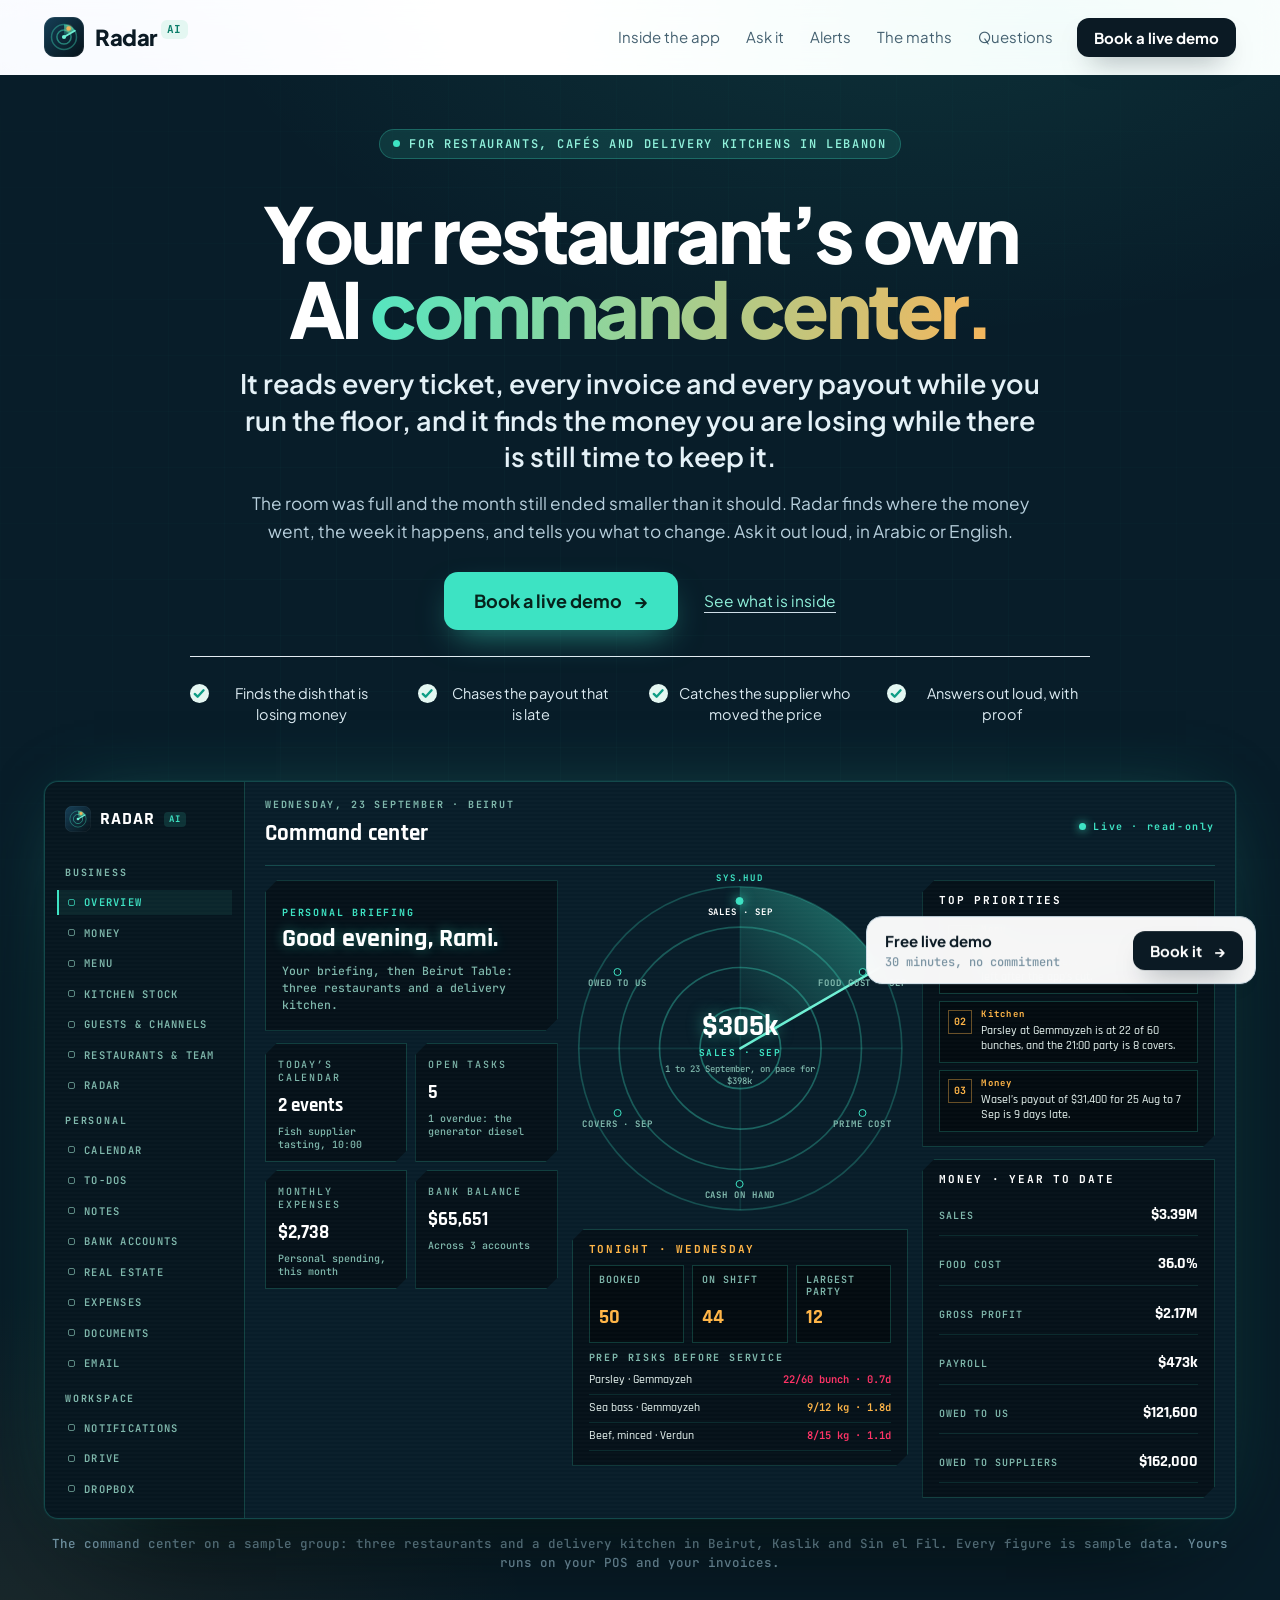
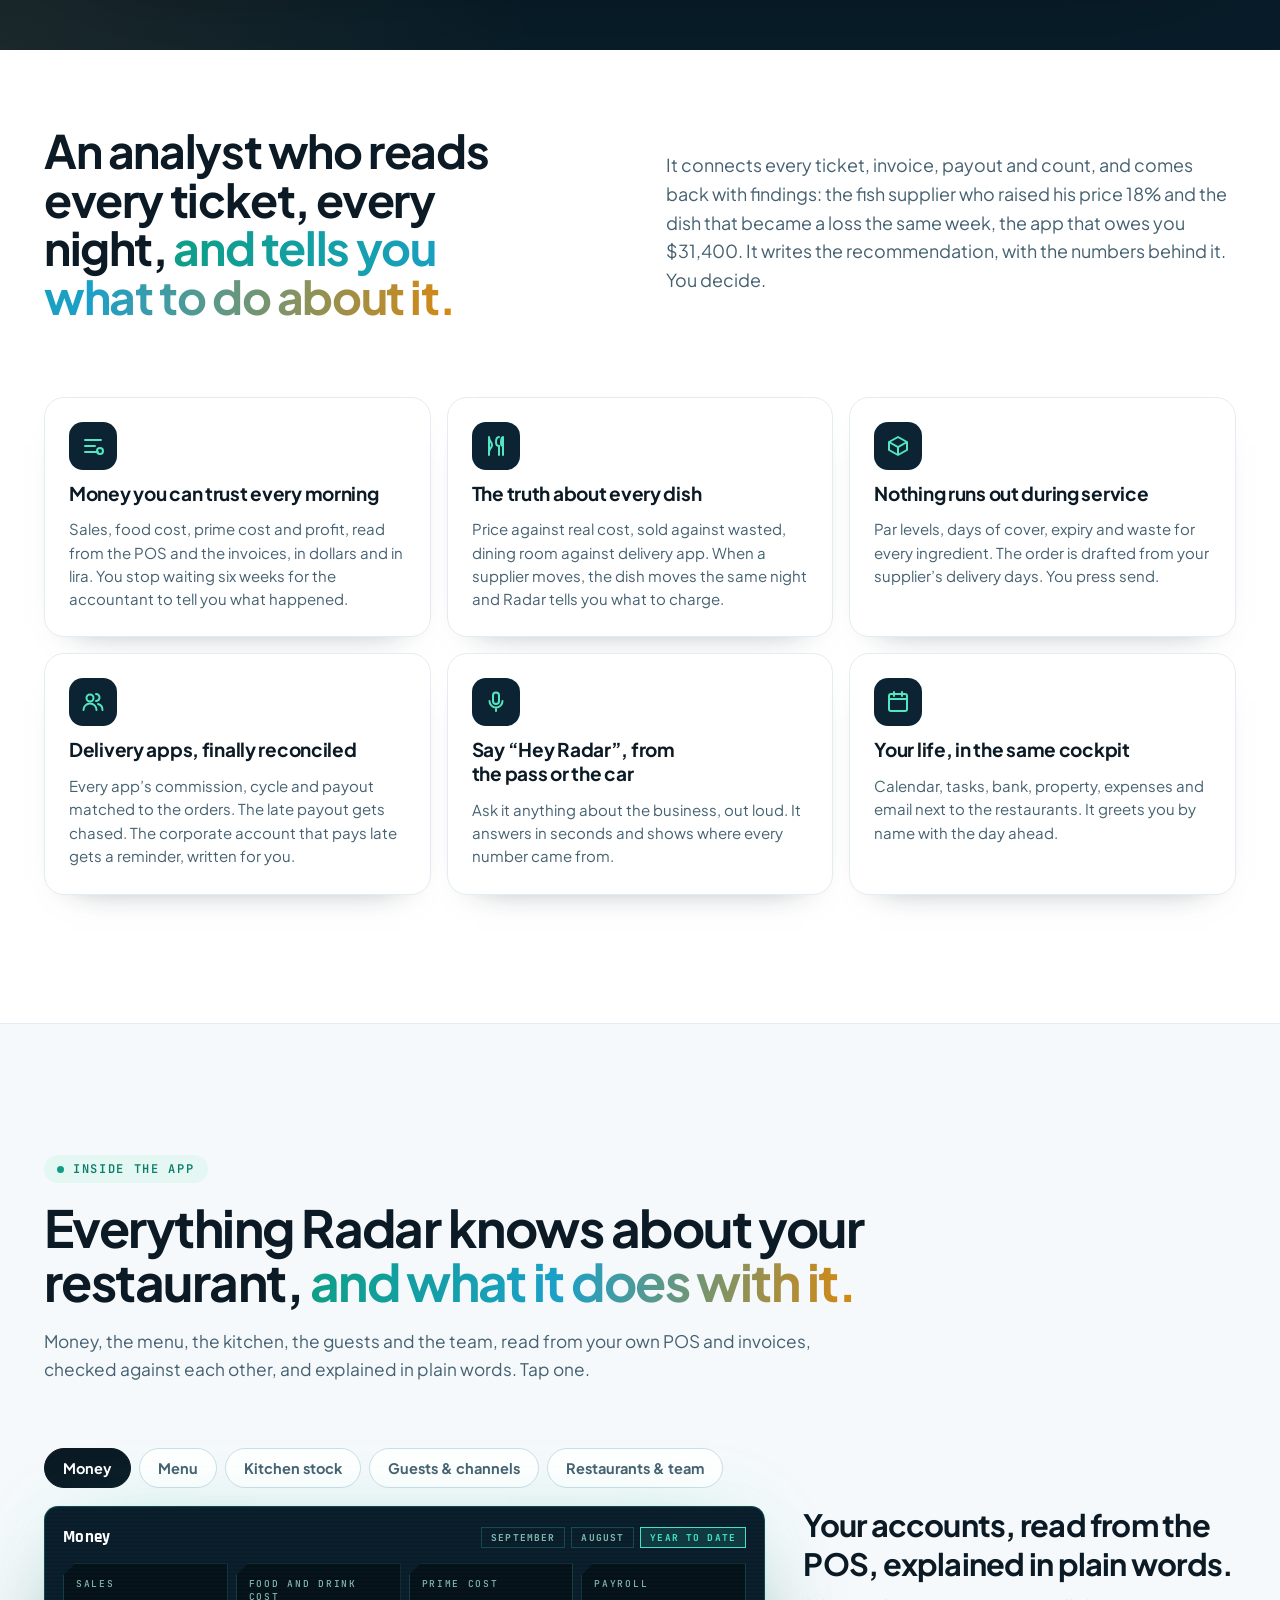
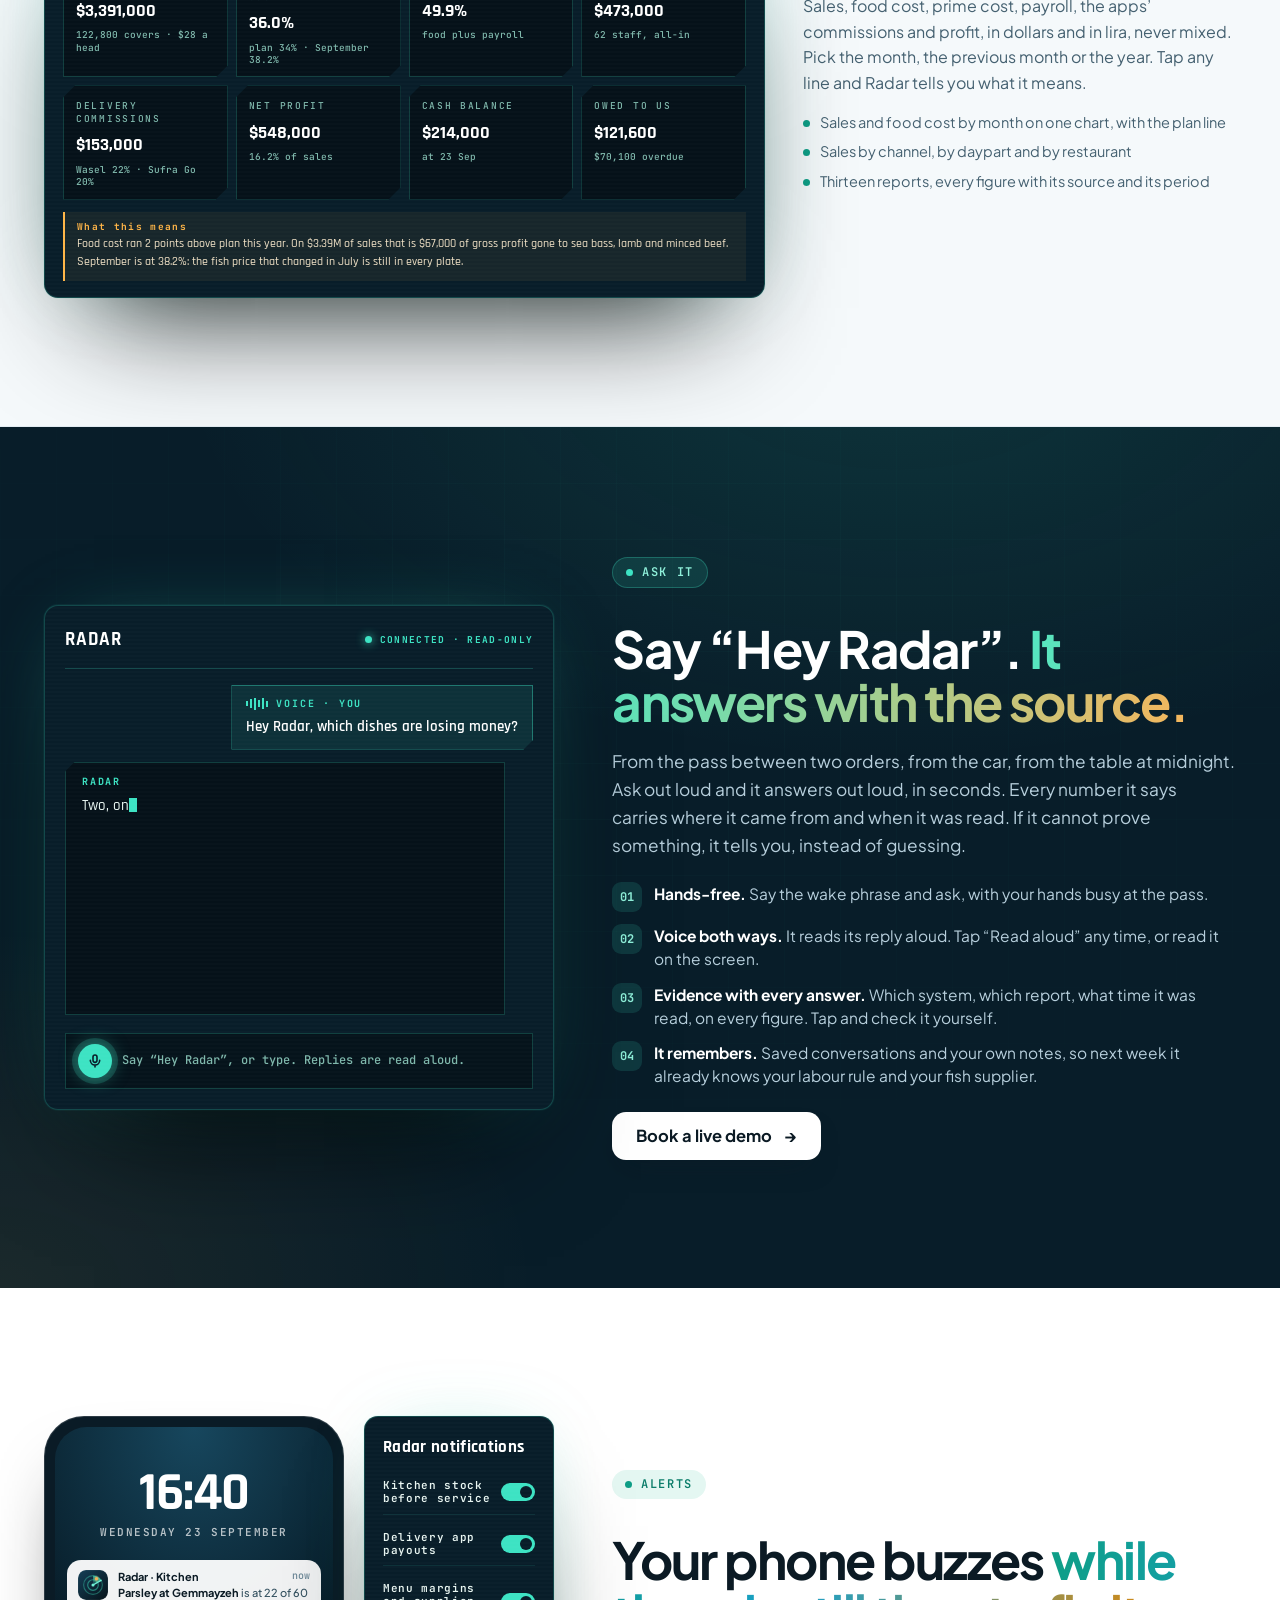
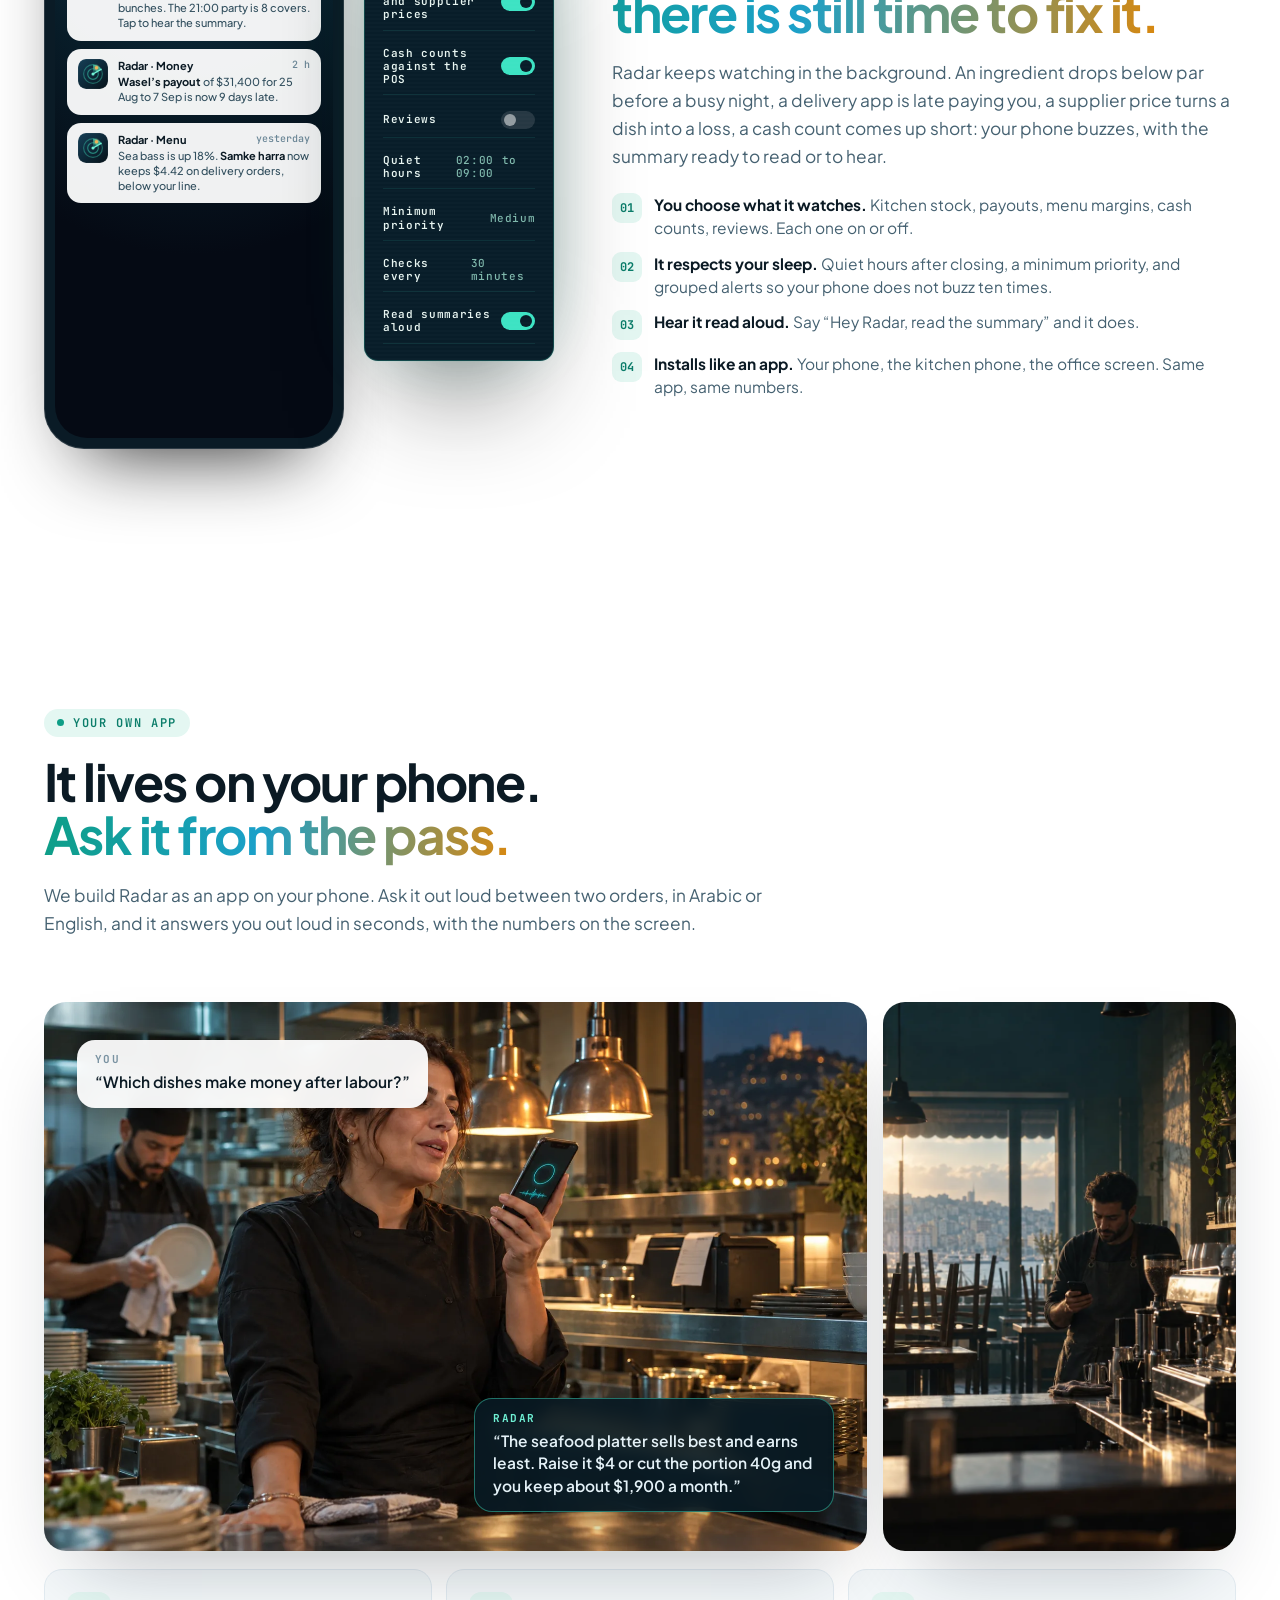
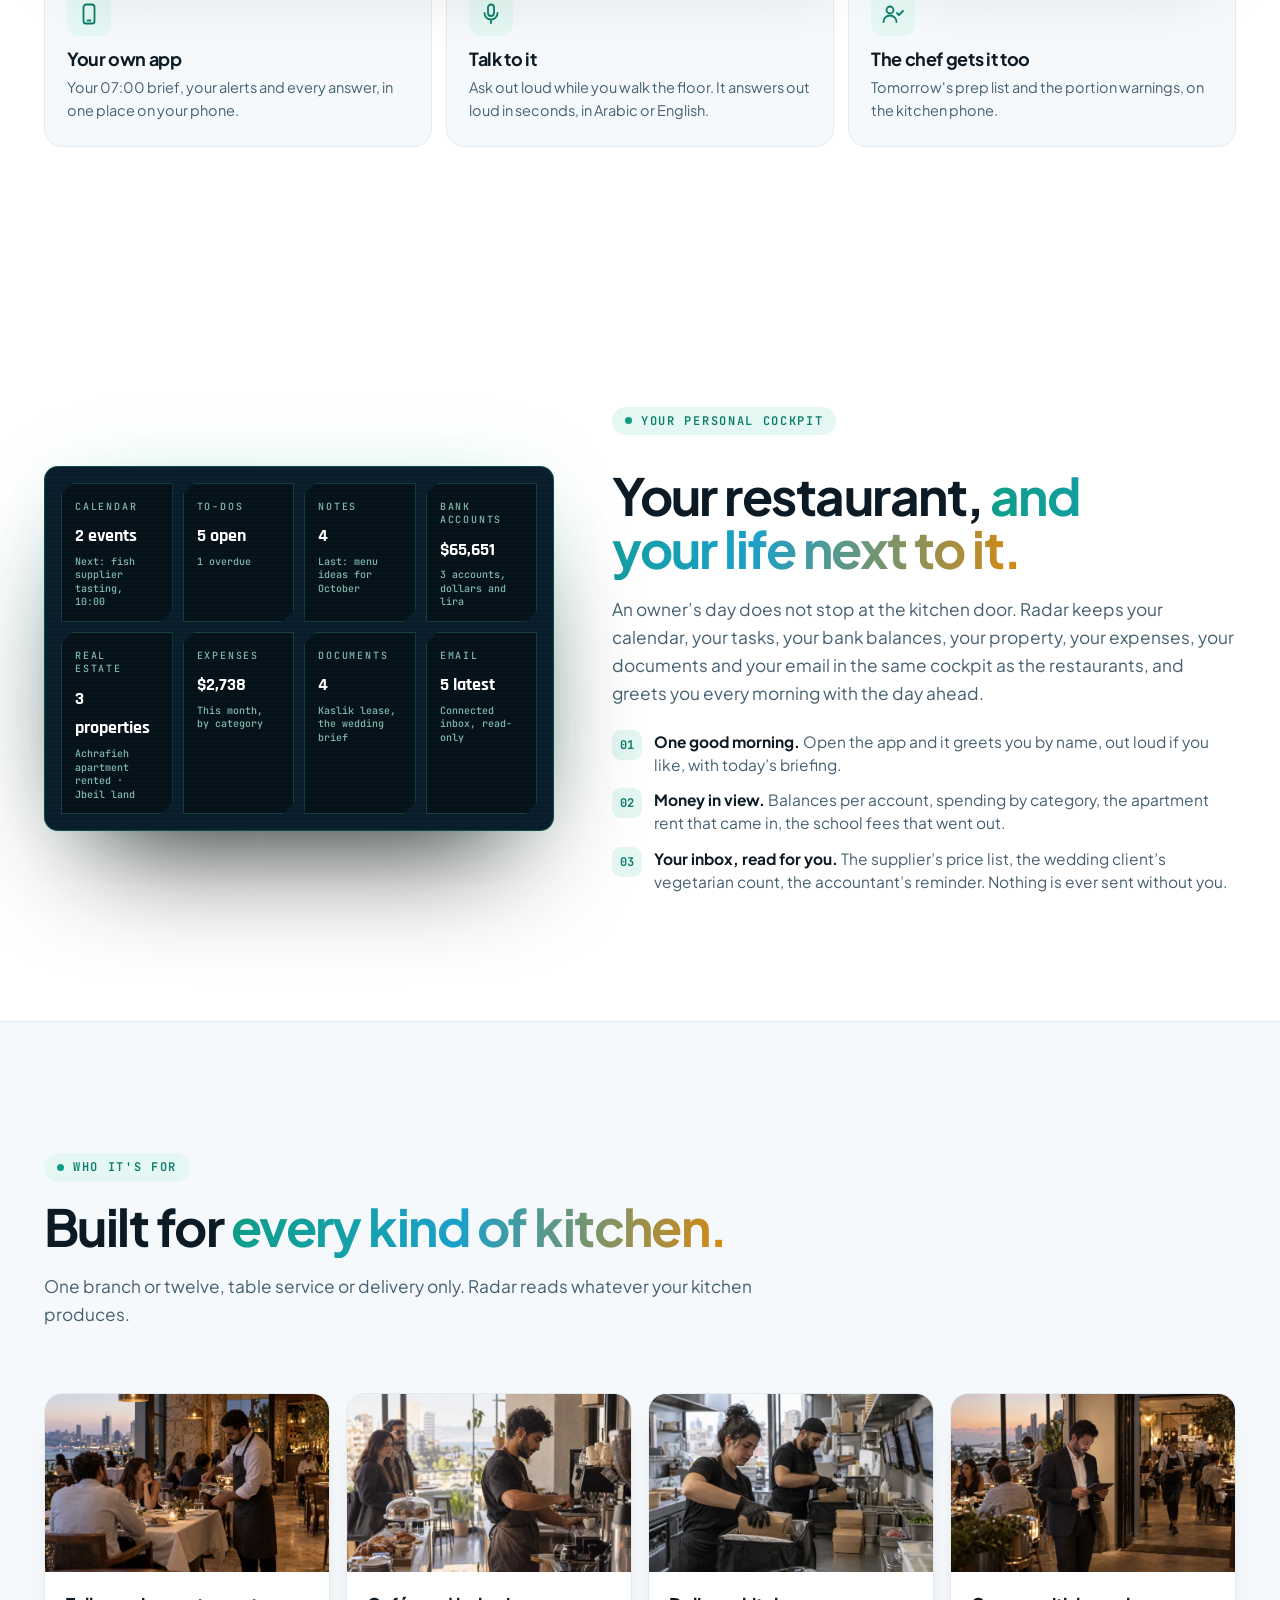
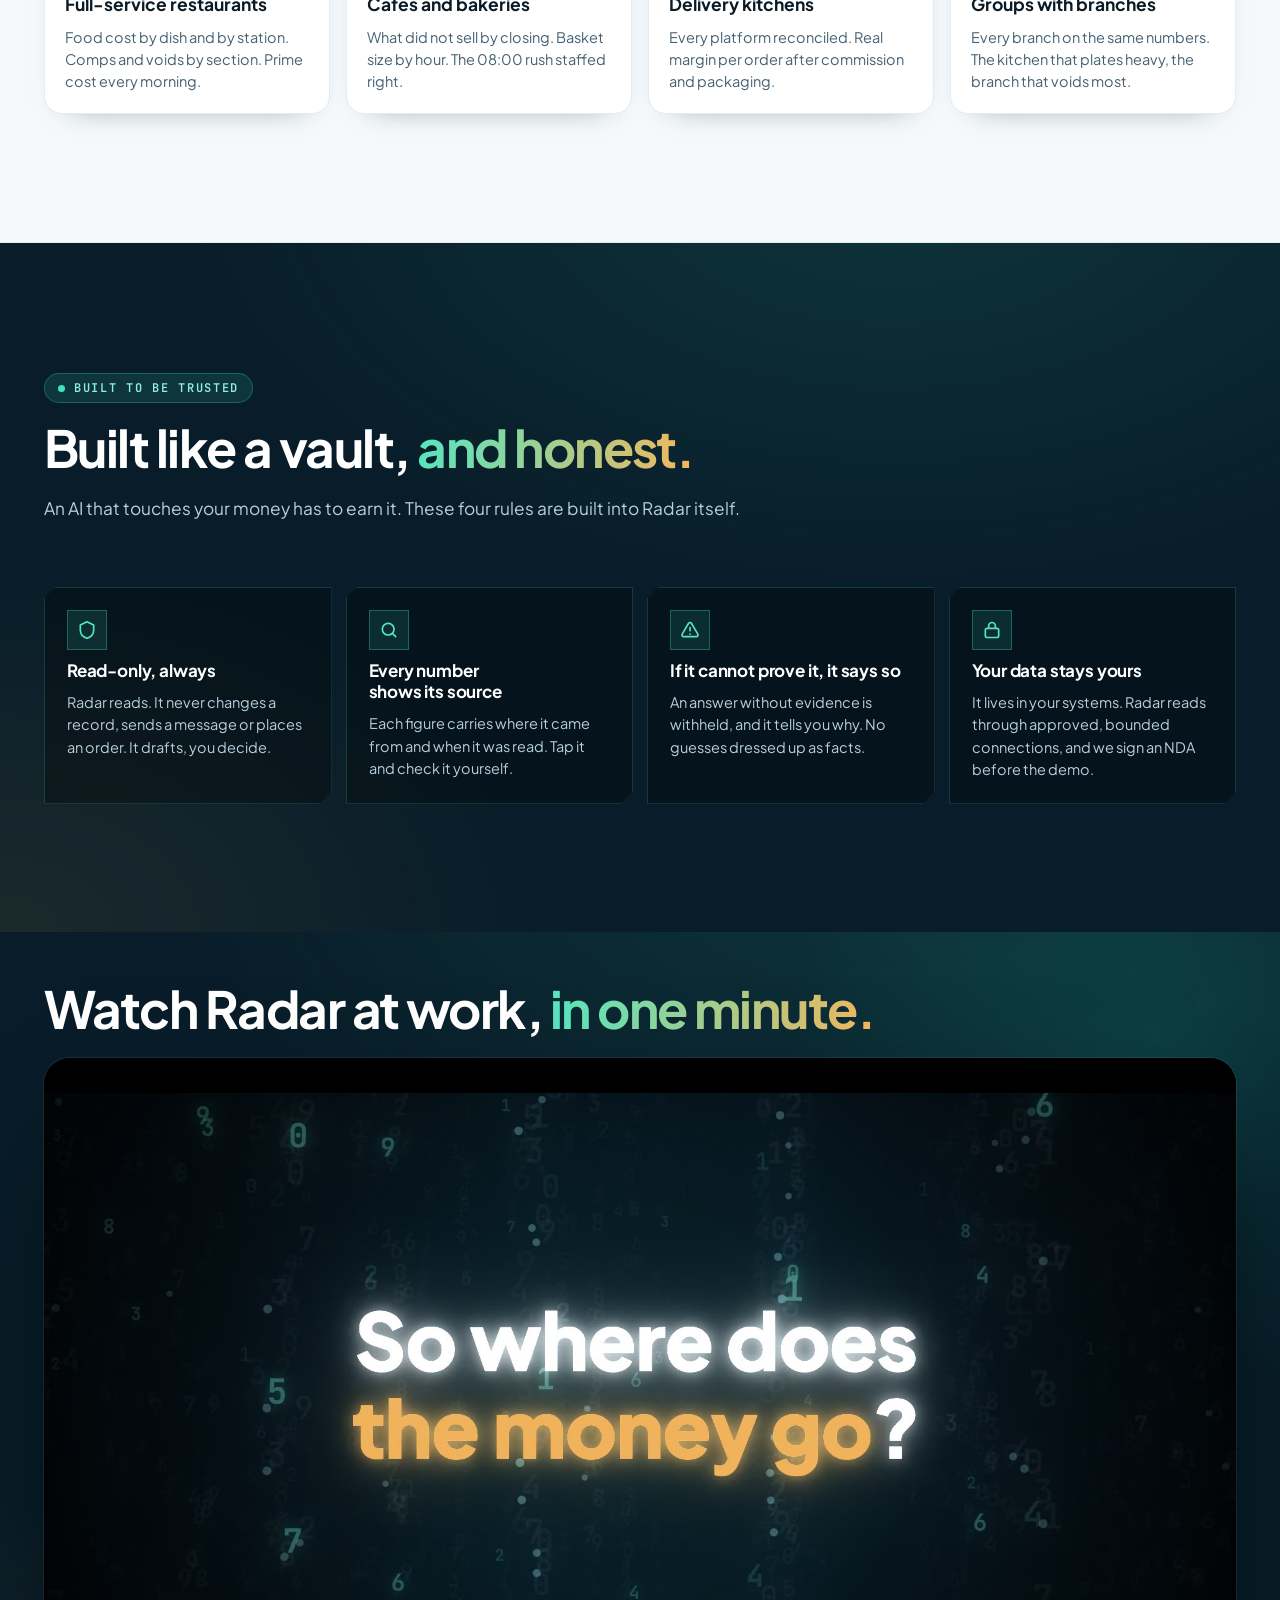
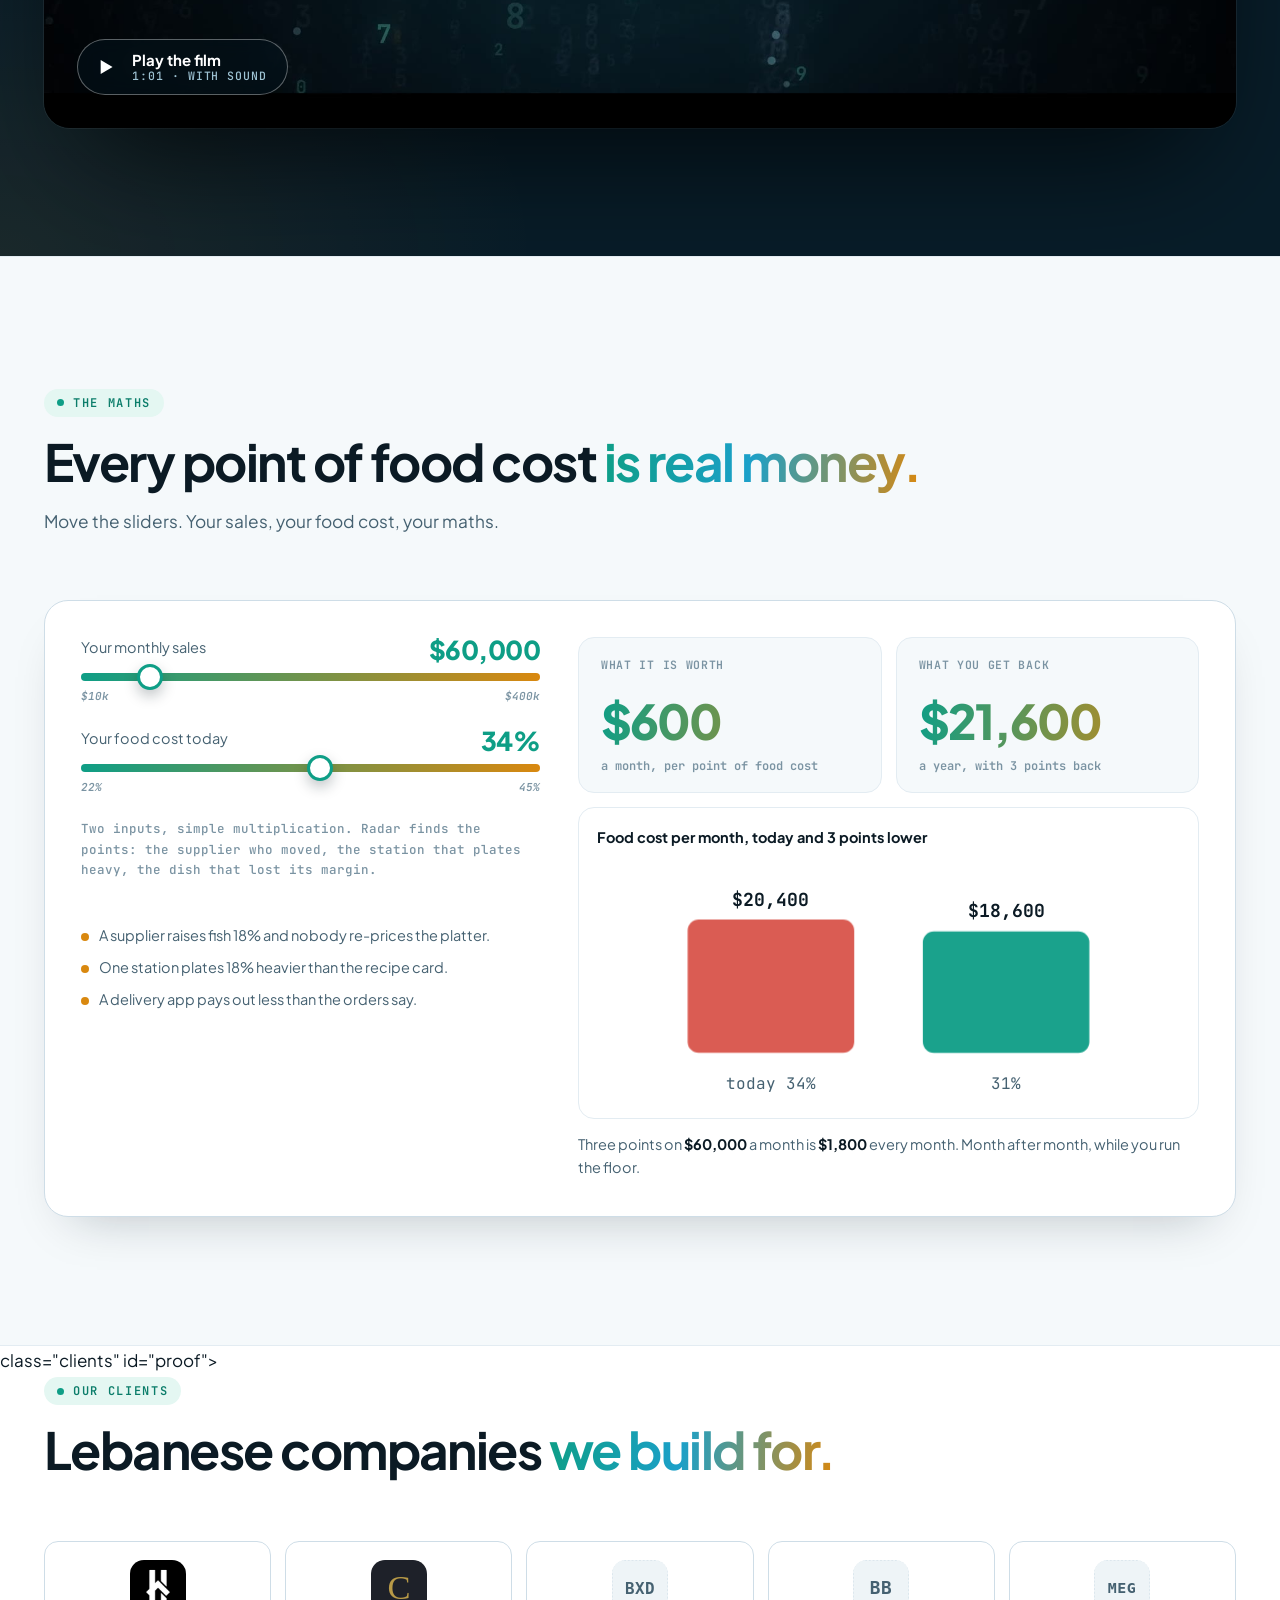
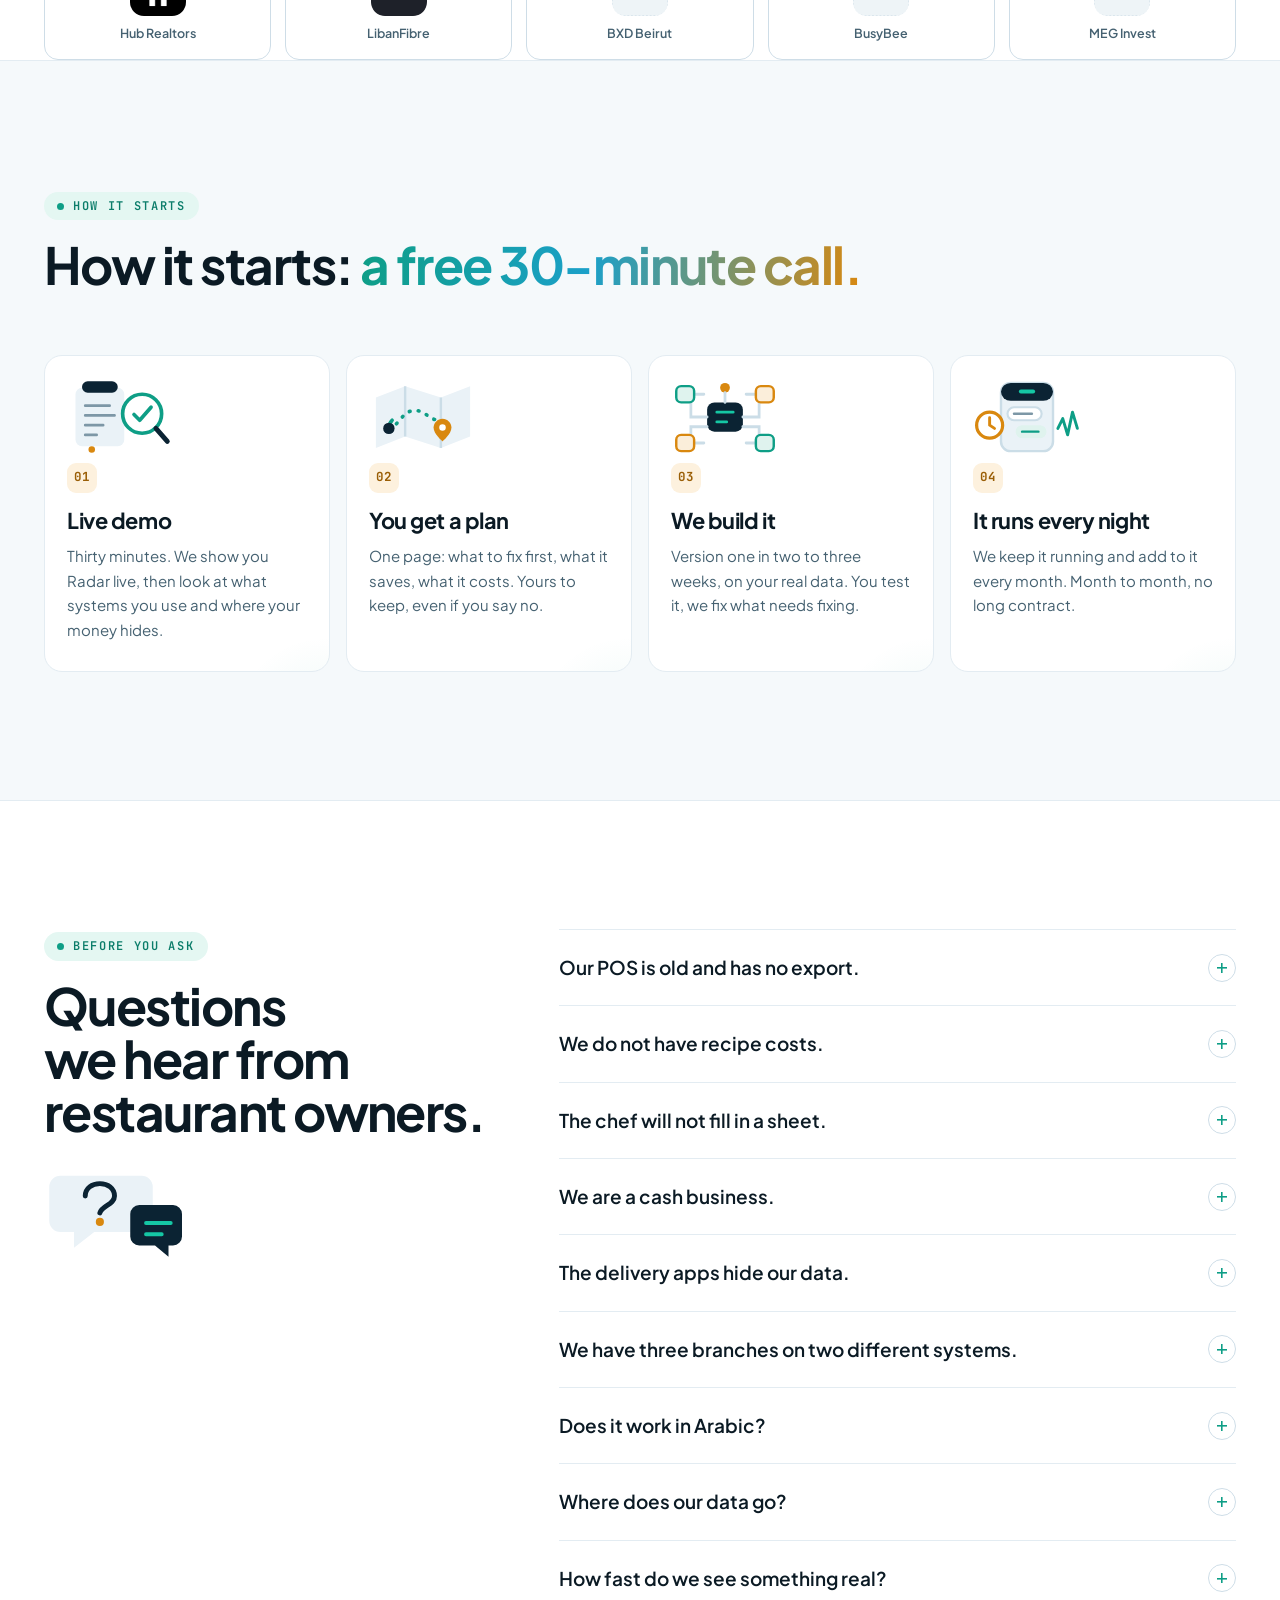
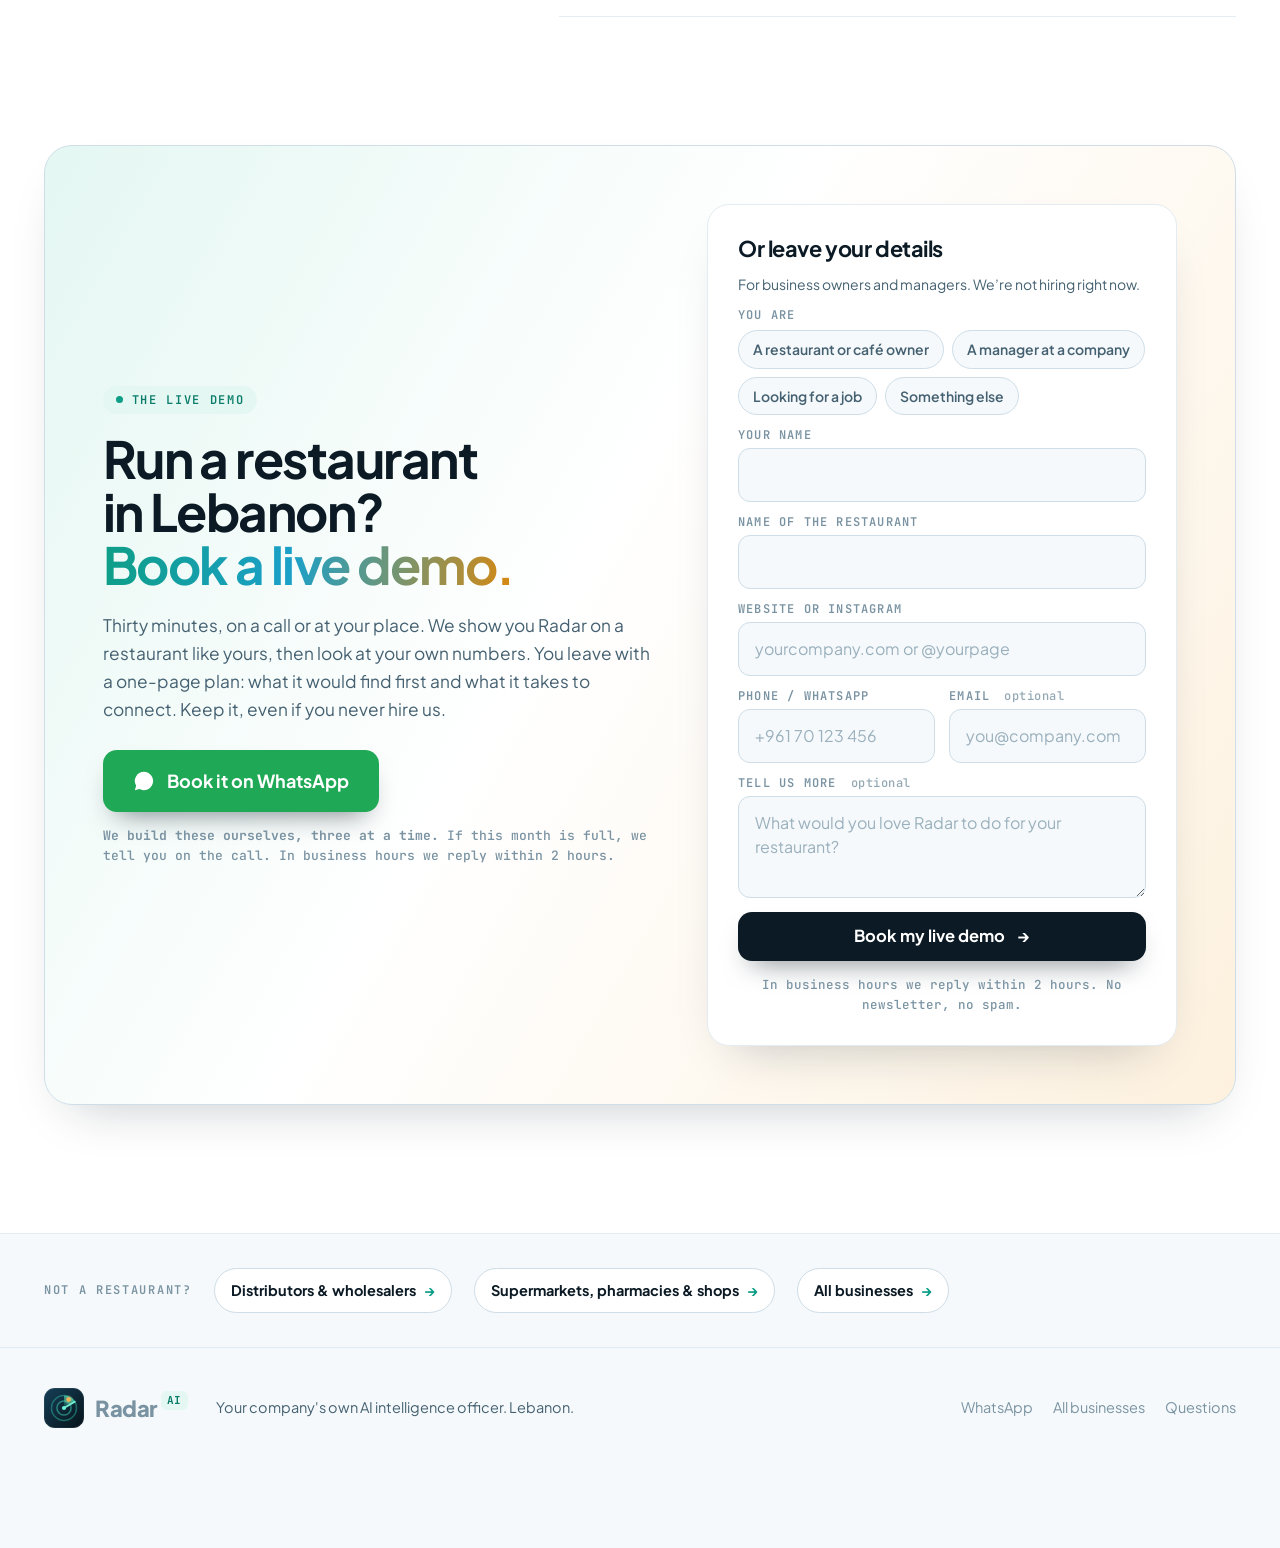
<file: restaurants.html>
<!doctype html>
<html lang="en">
<head>
<meta charset="utf-8">
<meta name="viewport" content="width=device-width, initial-scale=1, viewport-fit=cover">
<title>Radar AI · Your restaurant's own AI command center</title>
<meta name="description" content="Radar gives your restaurant its own AI command center. It reads your POS, your delivery apps, your invoices and your bank live, shows food cost by dish, warns your phone before service, and answers out loud with the source of every number. Free live demo, Lebanon.">
<meta name="theme-color" content="#081d29">
<meta name="robots" content="noindex">
<meta property="og:type" content="website">
<meta property="og:title" content="Your restaurant's own AI command center">
<meta property="og:description" content="Radar reads your POS, your delivery apps, your invoices and your bank live, shows food cost by dish, warns your phone before service, and answers out loud with the source of every number. Free live demo, Lebanon.">
<meta property="og:image" content="https://radar-eyes.com/img/share-card.jpg">
<meta property="og:image:width" content="1200">
<meta property="og:image:height" content="630">
<meta property="og:url" content="https://radar-eyes.com/restaurants.html">
<meta property="og:site_name" content="Radar AI">
<link rel="canonical" href="https://radar-eyes.com/restaurants.html">
<meta name="twitter:card" content="summary_large_image">
<link rel="icon" href="data:image/svg+xml,%3Csvg xmlns=%22http://www.w3.org/2000/svg%22 viewBox=%220 0 48 48%22 width=%2248%22 height=%2248%22%3E %3Cdefs%3E  %3ClinearGradient id=%22rb%22 x1=%220%22 y1=%220%22 x2=%221%22 y2=%221%22%3E%3Cstop offset=%220%22 stop-color=%22%23153F57%22/%3E%3Cstop offset=%221%22 stop-color=%22%23061219%22/%3E%3C/linearGradient%3E  %3ClinearGradient id=%22rs%22 x1=%220%22 y1=%221%22 x2=%22.7%22 y2=%220%22%3E%3Cstop offset=%220%22 stop-color=%22%233FE0BE%22 stop-opacity=%22.05%22/%3E%3Cstop offset=%221%22 stop-color=%22%233FE0BE%22 stop-opacity=%22.95%22/%3E%3C/linearGradient%3E  %3CradialGradient id=%22rg%22 cx=%22.5%22 cy=%22.5%22 r=%22.5%22%3E%3Cstop offset=%220%22 stop-color=%22%23F0B25A%22 stop-opacity=%22.55%22/%3E%3Cstop offset=%221%22 stop-color=%22%23F0B25A%22 stop-opacity=%220%22/%3E%3C/radialGradient%3E %3C/defs%3E %3Crect width=%2248%22 height=%2248%22 rx=%2213%22 fill=%22url%28%23rb%29%22/%3E %3Crect x=%22.5%22 y=%22.5%22 width=%2247%22 height=%2247%22 rx=%2212.5%22 fill=%22none%22 stroke=%22%23fff%22 stroke-opacity=%22.09%22/%3E %3Ccircle cx=%2224%22 cy=%2224%22 r=%2215%22 fill=%22none%22 stroke=%22%233FE0BE%22 stroke-opacity=%22.38%22 stroke-width=%221.8%22/%3E %3Ccircle cx=%2224%22 cy=%2224%22 r=%228.5%22 fill=%22none%22 stroke=%22%233FE0BE%22 stroke-opacity=%22.5%22 stroke-width=%221.8%22/%3E %3Cpath d=%22M24 24 L24 9 A15 15 0 0 1 36.99 16.5 Z%22 fill=%22url%28%23rs%29%22/%3E %3Cpath d=%22M24 24 L36.99 16.5%22 stroke=%22%236FF0D4%22 stroke-width=%222.2%22 stroke-linecap=%22round%22/%3E %3Ccircle cx=%2224%22 cy=%2224%22 r=%222.5%22 fill=%22%236FF0D4%22/%3E %3Ccircle cx=%2229.6%22 cy=%2213.9%22 r=%226%22 fill=%22url%28%23rg%29%22/%3E %3Ccircle cx=%2229.6%22 cy=%2213.9%22 r=%222.7%22 fill=%22%23F0B25A%22/%3E%3C/svg%3E">
<link rel="preconnect" href="https://fonts.googleapis.com">
<link rel="preconnect" href="https://fonts.gstatic.com" crossorigin>
<link rel="stylesheet" href="https://fonts.googleapis.com/css2?family=IBM+Plex+Sans+Arabic:wght@400;500;600&family=JetBrains+Mono:wght@400;500&family=Rajdhani:wght@500;600;700&family=Plus+Jakarta+Sans:wght@400;500;600;700;800&display=swap">
<link rel="stylesheet" href="styles.css">
<link rel="stylesheet" href="niche.css">
<link rel="stylesheet" href="cc.css">
<link rel="stylesheet" href="cc-resto.css">
</head>
<body data-page="restaurants" data-ind="resto">
<noscript><img height="1" width="1" style="display:none" alt="" src="https://www.facebook.com/tr?id=1576308963443590&amp;ev=PageView&amp;noscript=1"></noscript>

<svg width="0" height="0" style="position:absolute" aria-hidden="true" focusable="false">
  <defs>
    <linearGradient id="rmBg" x1="0" y1="0" x2="1" y2="1"><stop offset="0" stop-color="#153F57"/><stop offset="1" stop-color="#061219"/></linearGradient>
    <linearGradient id="rmSw" x1="0" y1="1" x2=".7" y2="0"><stop offset="0" stop-color="#3FE0BE" stop-opacity=".05"/><stop offset="1" stop-color="#3FE0BE" stop-opacity=".95"/></linearGradient>
    <radialGradient id="rmGl" cx=".5" cy=".5" r=".5"><stop offset="0" stop-color="#F0B25A" stop-opacity=".55"/><stop offset="1" stop-color="#F0B25A" stop-opacity="0"/></radialGradient>
    <symbol id="radar-mark" viewBox="0 0 48 48">
      <rect width="48" height="48" rx="13" fill="url(#rmBg)"/>
      <rect x=".5" y=".5" width="47" height="47" rx="12.5" fill="none" stroke="#fff" stroke-opacity=".09"/>
      <circle cx="24" cy="24" r="15" fill="none" stroke="#3FE0BE" stroke-opacity=".38" stroke-width="1.8"/>
      <circle cx="24" cy="24" r="8.5" fill="none" stroke="#3FE0BE" stroke-opacity=".5" stroke-width="1.8"/>
      <path d="M24 24 L24 9 A15 15 0 0 1 36.99 16.5 Z" fill="url(#rmSw)"/>
      <path d="M24 24 L36.99 16.5" stroke="#6FF0D4" stroke-width="2.2" stroke-linecap="round"/>
      <circle cx="24" cy="24" r="2.5" fill="#6FF0D4"/>
      <circle cx="29.6" cy="13.9" r="6" fill="url(#rmGl)"/>
      <circle cx="29.6" cy="13.9" r="2.7" fill="#F0B25A"/>
    </symbol>
    <symbol id="i-audit" viewBox="0 0 132 96">
      <rect x="10" y="12" width="60" height="72" rx="8" fill="#EAF2F7"/>
      <rect x="18" y="4" width="44" height="14" rx="7" fill="#0B2333"/>
      <path d="M22 34h30M22 46h36M22 58h22" stroke="#7D97A6" stroke-width="3.4" stroke-linecap="round"/>
      <path d="M22 70h14" stroke="#7D97A6" stroke-width="3.4" stroke-linecap="round"/>
      <circle cx="92" cy="44" r="24" fill="#fff" stroke="#0E9E86" stroke-width="4.5"/>
      <path d="M82 45l7 7 14-16" stroke="#0E9E86" stroke-width="4.5" fill="none" stroke-linecap="round" stroke-linejoin="round"/>
      <path d="M109 62l14 16" stroke="#0B2333" stroke-width="6" stroke-linecap="round"/>
      <circle cx="30" cy="88" r="4" fill="#D9880F"/>
    </symbol>
    <symbol id="i-map" viewBox="0 0 132 96">
      <path d="M8 24l36-14 44 14 36-14v62l-36 14-44-14-36 14z" fill="#EAF2F7"/>
      <path d="M44 10v62M88 24v62" stroke="#CBDDE7" stroke-width="3"/>
      <path d="M24 62c14-4 16-22 32-22s18 16 34 10" stroke="#0E9E86" stroke-width="4.5" fill="none" stroke-linecap="round" stroke-dasharray="1 10"/>
      <path d="M24 62c0-6 4-10 4-10" stroke="#0E9E86" stroke-width="4.5" stroke-linecap="round"/>
      <circle cx="24" cy="62" r="7" fill="#0B2333"/>
      <path d="M90 50c6 0 11 5 11 11 0 8-11 17-11 17s-11-9-11-17c0-6 5-11 11-11z" fill="#D9880F"/>
      <circle cx="90" cy="61" r="4" fill="#fff"/>
    </symbol>
    <symbol id="i-build" viewBox="0 0 132 96">
      <rect x="44" y="30" width="44" height="36" rx="9" fill="#0B2333"/>
      <path d="M56 42h20M56 54h12" stroke="#15C7A4" stroke-width="3.6" stroke-linecap="round"/>
      <path d="M44 48H24V20h16M88 48h20V20H92M44 60H24v20h16M88 60h20v20H92" stroke="#CBDDE7" stroke-width="3.4" fill="none" stroke-linecap="round"/>
      <rect x="6" y="10" width="22" height="20" rx="6" fill="#DFF3EE" stroke="#0E9E86" stroke-width="3"/>
      <rect x="104" y="10" width="22" height="20" rx="6" fill="#FBEEDA" stroke="#D9880F" stroke-width="3"/>
      <rect x="6" y="70" width="22" height="20" rx="6" fill="#FBEEDA" stroke="#D9880F" stroke-width="3"/>
      <rect x="104" y="70" width="22" height="20" rx="6" fill="#DFF3EE" stroke="#0E9E86" stroke-width="3"/>
      <circle cx="66" cy="12" r="6" fill="#D9880F"/>
      <path d="M66 18v12" stroke="#CBDDE7" stroke-width="3.4" stroke-linecap="round"/>
    </symbol>
    <symbol id="i-runs" viewBox="0 0 132 96">
      <rect x="34" y="6" width="64" height="84" rx="12" fill="#EAF2F7" stroke="#CBDDE7" stroke-width="3"/>
      <rect x="34" y="6" width="64" height="22" rx="12" fill="#0B2333"/>
      <rect x="56" y="14" width="20" height="5" rx="2.5" fill="#15C7A4"/>
      <rect x="42" y="36" width="42" height="16" rx="8" fill="#fff" stroke="#CBDDE7" stroke-width="2.6"/>
      <path d="M50 44h22" stroke="#7D97A6" stroke-width="3" stroke-linecap="round"/>
      <rect x="52" y="58" width="38" height="16" rx="8" fill="#DFF3EE"/>
      <path d="M60 66h20" stroke="#0E9E86" stroke-width="3" stroke-linecap="round"/>
      <circle cx="20" cy="58" r="16" fill="#fff" stroke="#D9880F" stroke-width="4"/>
      <path d="M20 49v9l6 4" stroke="#D9880F" stroke-width="3.6" fill="none" stroke-linecap="round" stroke-linejoin="round"/>
      <path d="M104 62l6-12 6 20 6-28 6 20" stroke="#0E9E86" stroke-width="3.6" fill="none" stroke-linecap="round" stroke-linejoin="round"/>
    </symbol>
    <symbol id="i-ask" viewBox="0 0 132 96">
      <path d="M14 14h72a10 10 0 0110 10v30a10 10 0 01-10 10H44L26 78V64H14A10 10 0 014 54V24a10 10 0 0110-10z" fill="#EAF2F7"/>
      <path d="M36 32c0-7 6-11 13-11s13 4 13 11c0 8-11 8-13 15" stroke="#0B2333" stroke-width="4.4" fill="none" stroke-linecap="round"/>
      <circle cx="49" cy="55" r="3.6" fill="#D9880F"/>
      <path d="M84 40h30a8 8 0 018 8v20a8 8 0 01-8 8h-4v10l-12-10H84a8 8 0 01-8-8V48a8 8 0 018-8z" fill="#0B2333"/>
      <path d="M90 56h22M90 66h14" stroke="#15C7A4" stroke-width="3.4" stroke-linecap="round"/>
    </symbol>
    <symbol id="i-cost" viewBox="0 0 132 96">
      <path d="M22 8h54a6 6 0 016 6v74l-11-7-11 7-11-7-11 7-11-7-11 7V14a6 6 0 016-6z" fill="#fff" stroke="#CBDDE7" stroke-width="3.4"/>
      <path d="M32 30h34M32 42h24" stroke="#7D97A6" stroke-width="3.4" stroke-linecap="round"/>
      <path d="M32 58h20" stroke="#0E9E86" stroke-width="4" stroke-linecap="round"/>
      <circle cx="96" cy="56" r="26" fill="#FBEEDA" stroke="#D9880F" stroke-width="4"/>
      <path d="M96 40v32M104 47c-2-4-6-5-9-5-5 0-8 3-8 7 0 9 17 5 17 14 0 4-4 7-9 7-4 0-8-2-10-5" stroke="#D9880F" stroke-width="4" fill="none" stroke-linecap="round"/>
    </symbol>
    <symbol id="i-n-read" viewBox="0 0 64 64">
      <rect x="10" y="8" width="34" height="48" rx="6" fill="rgba(255,255,255,.07)" stroke="#8FB2C4" stroke-width="2.4"/>
      <path d="M18 20h18M18 30h18M18 40h10" stroke="#8FB2C4" stroke-width="2.6" stroke-linecap="round"/>
      <circle cx="44" cy="40" r="12" fill="#0B2333" stroke="#15C7A4" stroke-width="3"/>
      <path d="M38 40h12M44 34v12" stroke="#15C7A4" stroke-width="3" stroke-linecap="round"/>
    </symbol>
    <symbol id="i-n-match" viewBox="0 0 64 64">
      <rect x="6" y="14" width="22" height="34" rx="5" fill="rgba(255,255,255,.07)" stroke="#8FB2C4" stroke-width="2.4"/>
      <rect x="36" y="14" width="22" height="34" rx="5" fill="rgba(255,255,255,.07)" stroke="#8FB2C4" stroke-width="2.4"/>
      <path d="M12 24h10M12 32h8M42 24h10M42 32h8" stroke="#8FB2C4" stroke-width="2.4" stroke-linecap="round"/>
      <circle cx="32" cy="42" r="11" fill="#0B2333" stroke="#F0B25A" stroke-width="3"/>
      <path d="M27 42l4 4 7-8" stroke="#F0B25A" stroke-width="3" fill="none" stroke-linecap="round" stroke-linejoin="round"/>
    </symbol>
    <symbol id="i-n-price" viewBox="0 0 64 64">
      <path d="M34 6H14a8 8 0 0 0-8 8v20l26 26 24-24z" fill="rgba(255,255,255,.07)" stroke="#8FB2C4" stroke-width="2.6" stroke-linejoin="round"/>
      <circle cx="20" cy="20" r="4.5" fill="#15C7A4"/>
      <path d="M44 46l10-10M48 34h8v8" stroke="#F0B25A" stroke-width="3.2" fill="none" stroke-linecap="round" stroke-linejoin="round"/>
    </symbol>
    <symbol id="i-n-hunt" viewBox="0 0 64 64">
      <circle cx="28" cy="28" r="19" fill="rgba(255,255,255,.06)" stroke="#8FB2C4" stroke-width="2.6"/>
      <path d="M28 9v19l13 8" stroke="#15C7A4" stroke-width="3" fill="none" stroke-linecap="round" stroke-linejoin="round"/>
      <circle cx="28" cy="28" r="7" fill="none" stroke="#15C7A4" stroke-width="2.2" opacity=".6"/>
      <path d="M43 43l13 13" stroke="#F0B25A" stroke-width="4" stroke-linecap="round"/>
    </symbol>
    <symbol id="i-n-pen" viewBox="0 0 64 64">
      <path d="M8 12h36a6 6 0 0 1 6 6v18a6 6 0 0 1-6 6H24L12 52V42H8a6 6 0 0 1-6-6V18a6 6 0 0 1 6-6z" transform="translate(4,0)" fill="rgba(255,255,255,.07)" stroke="#8FB2C4" stroke-width="2.4"/>
      <path d="M18 24h20M18 32h12" stroke="#8FB2C4" stroke-width="2.6" stroke-linecap="round"/>
      <path d="M40 44l14-14 6 6-14 14-8 2z" fill="#0B2333" stroke="#F0B25A" stroke-width="3" stroke-linejoin="round"/>
    </symbol>
    <symbol id="i-n-sun" viewBox="0 0 64 64">
      <path d="M6 44h52" stroke="#8FB2C4" stroke-width="2.8" stroke-linecap="round"/>
      <path d="M16 44a16 16 0 0 1 32 0z" fill="rgba(240,178,90,.22)" stroke="#F0B25A" stroke-width="3" stroke-linejoin="round"/>
      <path d="M32 10v7M12 20l5 5M52 20l-5 5" stroke="#F0B25A" stroke-width="3" stroke-linecap="round"/>
      <path d="M18 54h10M34 54h12" stroke="#15C7A4" stroke-width="3" stroke-linecap="round"/>
    </symbol>
  </defs>
</svg>
<div class="glow" aria-hidden="true"></div><div class="glow" aria-hidden="true"></div>

<header class="nav">
  <div class="wrap nav__in">
    <a class="brand" href="#top">
      <span class="brand__mark" aria-hidden="true"><svg viewBox="0 0 48 48"><use href="#radar-mark"/></svg></span>
      <span class="brand__name">Radar<i class="brand__ai">AI</i></span>
    </a>
    <nav class="nav__links">
      <a href="#dept">Inside the app</a>
      <a href="#ask">Ask it</a>
      <a href="#alerts">Alerts</a>
      <a href="#maths">The maths</a>
            <a href="#faq">Questions</a>
    </nav>
    <a class="btn btn--sm" href="#audit">Book a live demo</a>
  </div>
</header>

<main id="top">
  <section class="hero hero--cc dk">
    <div class="grid-lines" aria-hidden="true"></div>
    <div class="wrap">
      <div class="hero__top">
        <p class="kicker rv">For restaurants, cafés and delivery kitchens in Lebanon</p>
        <h1 class="rv">Your restaurant&rsquo;s own AI <em>command center.</em></h1>
        <p class="hero__big rv">It reads every ticket, every invoice and every payout while you run the floor, and it finds the money you are losing while there is still time to keep it.</p>
        <p class="lead rv">The room was full and the month still ended smaller than it should. Radar finds where the money went, the week it happens, and tells you what to change. Ask it out loud, in Arabic or English.</p>
        <div class="cta-row rv">
          <a class="btn btn--big" href="#audit">Book a live demo <span class="arr" aria-hidden="true">→</span></a>
          <a class="tlink" href="#dept">See what is inside</a>
        </div>
        <ul class="ticks ticks--row rv">
          <li>Finds the dish that is losing money</li>
          <li>Chases the payout that is late</li>
          <li>Catches the supplier who moved the price</li>
          <li>Answers out loud, with proof</li>
        </ul>
      </div>

      <div class="cc-wrap rv">
        <div class="hud cc" aria-label="The Radar command center for a restaurant group, on sample numbers">
          <div class="hud-scan" aria-hidden="true"></div>
          <aside class="cc-side" aria-hidden="true">
            <div class="cc-brand"><svg viewBox="0 0 48 48"><use href="#radar-mark"/></svg>RADAR<i>AI</i></div>
            <span class="hud-lab">Business</span><a class="on"><i></i>Overview</a><a><i></i>Money</a><a><i></i>Menu</a><a><i></i>Kitchen stock</a><a><i></i>Guests &amp; channels</a><a><i></i>Restaurants &amp; team</a><a><i></i>Radar</a><span class="hud-lab">Personal</span><a><i></i>Calendar</a><a><i></i>To-dos</a><a><i></i>Notes</a><a><i></i>Bank accounts</a><a><i></i>Real estate</a><a><i></i>Expenses</a><a><i></i>Documents</a><a><i></i>Email</a><span class="hud-lab">Workspace</span><a><i></i>Notifications</a><a><i></i>Drive</a><a><i></i>Dropbox</a>
          </aside>
          <div class="cc-main">
            <div class="cc-head">
              <div><span class="hud-lab">Wednesday, 23 September &middot; Beirut</span><b>Command center</b></div>
              <span class="live">Live &middot; read-only</span>
            </div>
            <div class="cc-col">
              <div class="hud-card cc-greet"><span class="hud-lab hud-lab--mint">Personal briefing</span><b class="hud-glow">Good evening, Rami.</b><p>Your briefing, then Beirut Table: three restaurants and a delivery kitchen.</p></div>
              <div class="cc-brief">
                <div class="hud-card"><span class="hud-lab">Today&rsquo;s calendar</span><b>2 events</b><span>Fish supplier tasting, 10:00</span></div>
                <div class="hud-card"><span class="hud-lab">Open tasks</span><b>5</b><span>1 overdue: the generator diesel</span></div>
                <div class="hud-card"><span class="hud-lab">Monthly expenses</span><b>$2,738</b><span>Personal spending, this month</span></div>
                <div class="hud-card"><span class="hud-lab">Bank balance</span><b>$65,651</b><span>Across 3 accounts</span></div>
              </div>
            </div>
            <div class="cc-col">
              <div class="cc-core" aria-hidden="true">
                <span class="cc-hud-tag">SYS.HUD</span>
                <svg viewBox="0 0 200 200"><defs><linearGradient id="ccsw" x1="0" y1="1" x2="1" y2="0"><stop offset="0" stop-color="#3DE3C3" stop-opacity="0"/><stop offset="1" stop-color="#3DE3C3" stop-opacity=".45"/></linearGradient></defs>
                  <circle class="ring" cx="100" cy="100" r="96" opacity=".25"/><circle class="ring" cx="100" cy="100" r="72" opacity=".3"/><circle class="ring" cx="100" cy="100" r="48" opacity=".35"/><circle class="ring" cx="100" cy="100" r="24" opacity=".4"/>
                  <path d="M100 4V196M4 100H196" stroke="#3DE3C3" stroke-opacity=".12" stroke-width="1"/>
                  <g class="sweep"><path d="M100 100 L100 4 A96 96 0 0 1 183 52 Z" fill="url(#ccsw)"/><path d="M100 100 L183 52" stroke="#6FF0D4" stroke-width="1.5" stroke-linecap="round"/></g>
                </svg>
                <span class="cc-node" style="left:50.0%;top:8.0%" data-label="Sales · Sep" data-value="$305k" data-detail="1 to 23 September, on pace for $398k"><i></i>Sales · Sep</span><span class="cc-node" style="left:86.4%;top:29.0%" data-label="Food cost · Sep" data-value="38.2%" data-detail="plan 34%, year to date 36.0%"><i></i>Food cost · Sep</span><span class="cc-node" style="left:86.4%;top:71.0%" data-label="Prime cost" data-value="49.9%" data-detail="food plus payroll, share of sales"><i></i>Prime cost</span><span class="cc-node" style="left:50.0%;top:92.0%" data-label="Cash on hand" data-value="$214k" data-detail="management balance today"><i></i>Cash on hand</span><span class="cc-node" style="left:13.6%;top:71.0%" data-label="Covers · Sep" data-value="10,900" data-detail="$28 average check"><i></i>Covers · Sep</span><span class="cc-node" style="left:13.6%;top:29.0%" data-label="Owed to us" data-value="$121.6k" data-detail="$70.1k of it is overdue"><i></i>Owed to us</span>
                <div class="cx"><b>$305k</b><span>Sales · Sep</span><i>1 to 23 September, on pace for $398k</i></div>
              </div>
              <div class="hud-card cc-list cc-tonight"><h4>Tonight &middot; Wednesday</h4>
                <div class="cc-kpis cc-kpis--row">
                  <div><span>Booked</span><b>50</b></div>
                  <div><span>On shift</span><b>44</b></div>
                  <div><span>Largest party</span><b>12</b></div>
                </div>
                <div class="cc-risk"><span class="hud-lab">Prep risks before service</span>
                  <div><span>Parsley &middot; Gemmayzeh</span><b class="bad">22/60 bunch &middot; 0.7d</b></div>
                  <div><span>Sea bass &middot; Gemmayzeh</span><b class="warn">9/12 kg &middot; 1.8d</b></div>
                  <div><span>Beef, minced &middot; Verdun</span><b class="bad">8/15 kg &middot; 1.1d</b></div>
                </div>
              </div>
            </div>
            <div class="cc-col">
              <div class="hud-card cc-list"><h4>Top priorities</h4>
                <div class="cc-pri">
                  <div><i>01</i><div><b>Menu</b><span>Samke harra loses money on delivery since sea bass went up 18% in July: $4.42 left after the app&rsquo;s cut.</span></div></div>
                  <div><i>02</i><div><b>Kitchen</b><span>Parsley at Gemmayzeh is at 22 of 60 bunches, and the 21:00 party is 8 covers.</span></div></div>
                  <div><i>03</i><div><b>Money</b><span>Wasel&rsquo;s payout of $31,400 for 25 Aug to 7 Sep is 9 days late.</span></div></div>
                </div>
              </div>
              <div class="hud-card cc-list"><h4>Money &middot; year to date</h4>
                <div class="cc-kpis">
                  <div><span>Sales</span><b>$3.39M</b></div>
                  <div><span>Food cost</span><b>36.0%</b></div>
                  <div><span>Gross profit</span><b>$2.17M</b></div>
                  <div><span>Payroll</span><b>$473k</b></div>
                  <div><span>Owed to us</span><b>$121,600</b></div>
                  <div><span>Owed to suppliers</span><b>$162,000</b></div>
                </div>
              </div>
            </div>
          </div>
        </div>
        <p class="cc-note">The command center on a sample group: three restaurants and a delivery kitchen in Beirut, Kaslik and Sin el Fil. Every figure is sample data. Yours runs on your POS and your invoices.</p>
      </div>
    </div>
  </section>

  <section class="notdash">
    <div class="wrap notdash__in">
      <h2 class="rv">An analyst who reads every ticket, every night, <em>and tells you what to do about it.</em></h2>
      <div class="rv">
        <p>It connects every ticket, invoice, payout and count, and comes back with findings: the fish supplier who raised his price 18% and the dish that became a loss the same week, the app that owes you $31,400. It writes the recommendation, with the numbers behind it. You decide.</p>
      </div>
    </div>
  </section>

  <section class="pillars">
    <div class="wrap pillars__grid"><div class="pillar rv"><span class="pillar__ic"><svg viewBox="0 0 24 24" aria-hidden="true"><path d="M4 6h16M4 12h10M4 18h13" stroke="currentColor" stroke-width="2" stroke-linecap="round"/><circle cx="19" cy="17" r="3" fill="none" stroke="currentColor" stroke-width="2"/></svg></span><h3>Money you can trust every morning</h3><p>Sales, food cost, prime cost and profit, read from the POS and the invoices, in dollars and in lira. You stop waiting six weeks for the accountant to tell you what happened.</p></div><div class="pillar rv"><span class="pillar__ic"><svg viewBox="0 0 24 24" aria-hidden="true"><path d="M5 3v18M5 3c0 4 3 5 3 8s-3 4-3 7" fill="none" stroke="currentColor" stroke-width="2" stroke-linecap="round"/><path d="M15 3c-2 0-3 2-3 5s1 4 3 4v9M19 3v18M19 3c-1 0-2 3-2 6 0 2 1 3 2 3" fill="none" stroke="currentColor" stroke-width="2" stroke-linecap="round"/></svg></span><h3>The truth about every dish</h3><p>Price against real cost, sold against wasted, dining room against delivery app. When a supplier moves, the dish moves the same night and Radar tells you what to charge.</p></div><div class="pillar rv"><span class="pillar__ic"><svg viewBox="0 0 24 24" aria-hidden="true"><path d="M3 8l9-5 9 5v8l-9 5-9-5z" fill="none" stroke="currentColor" stroke-width="2" stroke-linejoin="round"/><path d="M3 8l9 5 9-5M12 13v8" fill="none" stroke="currentColor" stroke-width="2"/></svg></span><h3>Nothing runs out during service</h3><p>Par levels, days of cover, expiry and waste for every ingredient. The order is drafted from your supplier&rsquo;s delivery days. You press send.</p></div><div class="pillar rv"><span class="pillar__ic"><svg viewBox="0 0 24 24" aria-hidden="true"><circle cx="9" cy="8" r="3.5" fill="none" stroke="currentColor" stroke-width="2"/><path d="M2.5 20a6.5 6.5 0 0 1 13 0M15 4a3.5 3.5 0 0 1 0 7M17 14a6 6 0 0 1 4.5 6" fill="none" stroke="currentColor" stroke-width="2" stroke-linecap="round"/></svg></span><h3>Delivery apps, finally reconciled</h3><p>Every app&rsquo;s commission, cycle and payout matched to the orders. The late payout gets chased. The corporate account that pays late gets a reminder, written for you.</p></div><div class="pillar rv"><span class="pillar__ic"><svg viewBox="0 0 24 24" aria-hidden="true"><rect x="9" y="2.5" width="6" height="11.5" rx="3" fill="none" stroke="currentColor" stroke-width="2"/><path d="M5.5 11a6.5 6.5 0 0 0 13 0M12 17.5V21" stroke="currentColor" stroke-width="2" fill="none" stroke-linecap="round"/></svg></span><h3>Say &ldquo;Hey Radar&rdquo;, from the pass or the car</h3><p>Ask it anything about the business, out loud. It answers in seconds and shows where every number came from.</p></div><div class="pillar rv"><span class="pillar__ic"><svg viewBox="0 0 24 24" aria-hidden="true"><rect x="3" y="4" width="18" height="17" rx="2" fill="none" stroke="currentColor" stroke-width="2"/><path d="M3 9h18M8 2v4M16 2v4" stroke="currentColor" stroke-width="2" stroke-linecap="round"/></svg></span><h3>Your life, in the same cockpit</h3><p>Calendar, tasks, bank, property, expenses and email next to the restaurants. It greets you by name with the day ahead.</p></div></div>
  </section>

  <section class="dept" id="dept">
    <div class="wrap">
      <header class="head">
        <p class="kicker rv">Inside the app</p>
        <h2 class="rv">Everything Radar knows about your restaurant, <em>and what it does with it.</em></h2>
        <p class="lead rv">Money, the menu, the kitchen, the guests and the team, read from your own POS and invoices, checked against each other, and explained in plain words. Tap one.</p>
      </header>
      <div class="dept__tabs rv" role="tablist">
        <button class="dept__tab is-on" role="tab">Money</button><button class="dept__tab" role="tab">Menu</button><button class="dept__tab" role="tab">Kitchen stock</button><button class="dept__tab" role="tab">Guests &amp; channels</button><button class="dept__tab" role="tab">Restaurants &amp; team</button>
      </div>

      <div class="dept__panel is-on rv">
        <div class="hud hud--panel">
          <div class="hud-top"><b>Money</b><span class="hud-period"><span>September</span><span>August</span><span class="on">Year to date</span></span></div>
          <div class="hud-kpi">
            <div class="hud-card"><span class="hud-lab">Sales</span><b>$3,391,000</b><span>122,800 covers · $28 a head</span></div>
            <div class="hud-card"><span class="hud-lab">Food and drink cost</span><b>36.0%</b><span>plan 34% · September 38.2%</span></div>
            <div class="hud-card"><span class="hud-lab">Prime cost</span><b>49.9%</b><span>food plus payroll</span></div>
            <div class="hud-card"><span class="hud-lab">Payroll</span><b>$473,000</b><span>62 staff, all-in</span></div>
            <div class="hud-card"><span class="hud-lab">Delivery commissions</span><b>$153,000</b><span>Wasel 22% · Sufra Go 20%</span></div>
            <div class="hud-card"><span class="hud-lab">Net profit</span><b>$548,000</b><span>16.2% of sales</span></div>
            <div class="hud-card"><span class="hud-lab">Cash balance</span><b>$214,000</b><span>at 23 Sep</span></div>
            <div class="hud-card"><span class="hud-lab">Owed to us</span><b>$121,600</b><span>$70,100 overdue</span></div>
          </div>
          <div class="hud-mean"><b>What this means</b>Food cost ran 2 points above plan this year. On $3.39M of sales that is $67,000 of gross profit gone to sea bass, lamb and minced beef. September is at 38.2%: the fish price that changed in July is still in every plate.</div>
        </div>
        <div class="dept__copy">
          <h3>Your accounts, read from the POS, explained in plain words.</h3>
          <p>Sales, food cost, prime cost, payroll, the apps&rsquo; commissions and profit, in dollars and in lira, never mixed. Pick the month, the previous month or the year. Tap any line and Radar tells you what it means.</p>
          <ul><li>Sales and food cost by month on one chart, with the plan line</li><li>Sales by channel, by daypart and by restaurant</li><li>Thirteen reports, every figure with its source and its period</li></ul>
        </div>
      </div>

      <div class="dept__panel rv">
        <div class="hud hud--panel">
          <div class="hud-top"><b>Menu</b><span class="hud-period"><span>All</span><span class="on">Aug 24 to Sep 23</span></span></div>
          <div class="hud-kpi">
            <div class="hud-card"><span class="hud-lab">Dishes tracked</span><b>18</b><span>with price and food cost</span></div>
            <div class="hud-card"><span class="hud-lab">Average food cost</span><b>33.0%</b><span>across the menu</span></div>
            <div class="hud-card"><span class="hud-lab">Stars</span><b>9</b><span>popular and lean</span></div>
            <div class="hud-card"><span class="hud-lab">Losing on delivery</span><b>2</b><span>after commission and packaging</span></div>
          </div>
          <div class="hud-cards hud-cards--4">
            <div class="hud-card"><b>Samke harra</b><span>$24.00 &middot; food cost $13.40 &middot; 55.8%</span><span>720 sold &middot; keeps $4.42 on the apps</span><span class="st st--dog">Dog &middot; loses on delivery</span></div>
            <div class="hud-card"><b>Mixed grill</b><span>$21.00 &middot; food cost $8.90 &middot; 42.4%</span><span>2,860 sold &middot; keeps $12.10 a plate</span><span class="st st--plow">Plowhorse</span></div>
            <div class="hud-card"><b>Lamb chops</b><span>$26.00 &middot; food cost $8.20 &middot; 31.5%</span><span>410 sold &middot; keeps $17.80 a plate</span><span class="st st--puz">Puzzle</span></div>
            <div class="hud-card"><b>Lemonade with mint</b><span>$4.50 &middot; food cost $0.60 &middot; 13.3%</span><span>4,120 sold &middot; keeps $3.90 a glass</span><span class="st st--star">Star</span></div>
          </div>
        </div>
        <div class="dept__copy">
          <h3>The truth about every dish, the night the price moves.</h3>
          <p>Every dish on a matrix: how often it sells against what it costs to make. When a supplier moves a price, the dish moves on the matrix the same night. Slide the price and see what a dollar more does, before you print a menu.</p>
          <ul><li>Stars, plowhorses, puzzles and dogs, with what to do about each</li><li>What each dish keeps on a delivery app after the commission and the box</li><li>Supplier price changes mapped to the dishes they hit</li></ul>
        </div>
      </div>

      <div class="dept__panel rv">
        <div class="hud hud--panel">
          <div class="hud-top"><b>Kitchen stock</b><span class="hud-period"><span>All</span><span class="on">Below par</span><span>Expiring</span></span></div>
          <div class="hud-kpi">
            <div class="hud-card"><span class="hud-lab">Below par</span><b>6</b><span>order before service</span></div>
            <div class="hud-card"><span class="hud-lab">Expiring in 2 days</span><b>7</b><span>sell or move first</span></div>
            <div class="hud-card"><span class="hud-lab">Days of cover</span><b>5.5</b><span>average, tracked items</span></div>
            <div class="hud-card"><span class="hud-lab">Waste logged</span><b>$402</b><span>last 14 days</span></div>
          </div>
          <div class="hud-cards hud-cards--4">
            <div class="hud-card"><b>Parsley</b><span>22 of 60 bunches &middot; Gemmayzeh</span><span>0.7 days of cover &middot; expires in 2 days</span><span class="st st--crit">Critical</span></div>
            <div class="hud-card"><b>Beef, minced</b><span>8 of 15 kg &middot; Verdun</span><span>1.1 days of cover &middot; price +6.9%</span><span class="st st--crit">Critical</span></div>
            <div class="hud-card"><b>Sea bass</b><span>9 of 12 kg &middot; Gemmayzeh</span><span>1.8 days of cover &middot; price +18.2%</span><span class="st st--warn">Low stock</span></div>
            <div class="hud-card"><b>Arak</b><span>46 of 24 bottles &middot; Gemmayzeh</span><span>23 days of cover &middot; a special would move it</span><span class="st st--ok">Overstocked</span></div>
          </div>
        </div>
        <div class="dept__copy">
          <h3>The kitchen, counted before the rush.</h3>
          <p>Par levels, days of cover and expiry for every tracked ingredient, kitchen by kitchen. When something drops below par, Radar drafts the order from your supplier&rsquo;s delivery days. The waste log shows what was thrown away, why, and in which kitchen.</p>
          <ul><li>Below par and expiring, filtered in one tap</li><li>Supplier prices over 90 days, with the dishes each one hits</li><li>The order is drafted. It is never sent without you.</li></ul>
        </div>
      </div>

      <div class="dept__panel rv">
        <div class="hud hud--panel">
          <div class="hud-top"><b>Guests &amp; channels</b><span class="hud-period"><span class="on">All accounts</span><span>Overdue</span></span></div>
          <div class="hud-kpi">
            <div class="hud-card"><span class="hud-lab">Covers</span><b>122,800</b><span>this year</span></div>
            <div class="hud-card"><span class="hud-lab">Average check</span><b>$28</b><span>sales divided by covers</span></div>
            <div class="hud-card"><span class="hud-lab">Repeat guests</span><b>38%</b><span>seen twice or more</span></div>
            <div class="hud-card"><span class="hud-lab">Overdue</span><b>$70,100</b><span>5 accounts</span></div>
          </div>
          <table class="hud-table"><thead><tr><th>Account</th><th>Status</th><th>Days</th><th>Overdue</th><th>Trend</th></tr></thead><tbody>
            <tr><td><b>Wasel</b> <small>delivery app</small></td><td><span class="st st--warn">Warning</span></td><td>9</td><td>$31,400</td><td style="color:#3DE3C3">&uarr; up</td></tr>
            <tr><td><b>Bank of the Levant HQ</b> <small>corporate lunches</small></td><td><span class="st st--crit">Critical</span></td><td>34</td><td>$18,600</td><td>&rarr; stable</td></tr>
            <tr><td><b>Byblos Film Festival</b> <small>event catering</small></td><td><span class="st st--crit">Critical</span></td><td>58</td><td>$9,800</td><td style="color:#FF3366">&darr; down</td></tr>
            <tr><td><b>Kaslik Marina Hotel</b> <small>breakfast partner</small></td><td><span class="st st--ok">Healthy</span></td><td>0</td><td>$0</td><td style="color:#3DE3C3">&uarr; up</td></tr>
          </tbody></table>
        </div>
        <div class="dept__copy">
          <h3>Every channel with what it really costs you, and every account that still owes you.</h3>
          <p>Dine-in, the apps, takeaway, your own riders and catering, with what each one costs you. Each delivery app with its commission, its payout cycle and what it owes you today. Corporate lunches and events with their invoices and how late they are.</p>
          <ul><li>Dayparts and the weekly rhythm, so you staff the right nights</li><li>What guests say, platform by platform, with the last 30 days</li><li>Radar writes the reminder. You send it.</li></ul>
        </div>
      </div>

      <div class="dept__panel rv">
        <div class="hud hud--panel">
          <div class="hud-top"><b>Restaurants &amp; team</b><span class="hud-period"><span class="on">2026</span><span>2025</span></span></div>
          <div class="hud-kpi">
            <div class="hud-card"><span class="hud-lab">Restaurants</span><b>4</b><span>three dining rooms, one kitchen</span></div>
            <div class="hud-card"><span class="hud-lab">Seats</span><b>340</b><span>Gemmayzeh, Kaslik, Verdun</span></div>
            <div class="hud-card"><span class="hud-lab">Staff</span><b>62</b><span>$54,000 a month all-in</span></div>
            <div class="hud-card"><span class="hud-lab">Cash counts</span><b>-$152</b><span>3 days, against the POS</span></div>
          </div>
          <div class="hud-hbars">
            <div><span>Gemmayzeh</span><i style="--w:100%"></i><b>$1.19M</b></div>
            <div><span>Kaslik</span><i style="--w:86%"></i><b>$1.02M</b></div>
            <div><span>Verdun</span><i style="--w:63%"></i><b>$746k</b></div>
            <div><span>Delivery kitchen</span><i style="--w:37%"></i><b>$441k</b></div>
          </div>
        </div>
        <div class="dept__copy">
          <h3>Every restaurant on the same numbers.</h3>
          <p>Sales, covers, sales per seat and labour share per restaurant. The full roster with what each person costs. Suppliers with their terms and their price trend. Cash counted at close against what the POS expected, night by night.</p>
          <ul><li>The kitchen that quietly carries the group, and the one that quietly costs it</li><li>Tonight&rsquo;s reservations and who is on shift, per restaurant</li><li>Supplier bills, paid and unpaid</li></ul>
        </div>
      </div>
    </div>
  </section>

  <section class="dive dk" id="ask">
    <div class="grid-lines" aria-hidden="true"></div>
    <div class="wrap dive__grid">
      <div class="hud rad rv" aria-label="The Radar assistant, on sample restaurant numbers">
        <div class="rad-head"><b>RADAR</b><span class="rad-mode">Connected &middot; read-only</span></div>
        <div class="rad-thread">
          <div class="rad-q"><span class="hud-lab"><span class="rad-wave" aria-hidden="true"><i></i><i></i><i></i><i></i><i></i><i></i></span>Voice &middot; you</span><span class="q" data-text="Hey Radar, which dishes are losing money?"></span></div>
          <div class="rad-a"><span class="hud-lab hud-lab--mint">Radar</span><span class="a" data-html="Two, on delivery. &lt;b&gt;Samke harra&lt;/b&gt;: $24 on the menu, $13.40 of food cost since sea bass went up 18% in July, and after Wasel&rsquo;s 22% and the box it keeps &lt;b&gt;$4.42&lt;/b&gt;, under your labour rule &lt;span class=&quot;cite&quot;&gt;src-1&lt;/span&gt;. &lt;b&gt;Shrimp provençal&lt;/b&gt; is close behind at $4.36 &lt;span class=&quot;cite&quot;&gt;src-1&lt;/span&gt;. In the dining room both still contribute, but together they sell under 30 plates a day across four kitchens &lt;span class=&quot;cite&quot;&gt;src-2&lt;/span&gt;. At $28 on the apps, Samke harra would keep $7.54. The price change is drafted for you to approve."></span><span class="cursor" aria-hidden="true"></span>
            <div class="rad-ev"><span class="hud-lab">Evidence</span>
              <div class="rad-src"><span><b>src-1</b>Menu costing <i>&middot; POS and supplier invoices &middot; read 16:40</i></span><span><b>src-2</b>Sales by dish <i>&middot; POS, 30 days &middot; read 16:40</i></span></div>
              <div class="rad-acts"><span>Read aloud</span><span>Save conversation</span><span class="ghost">Response metadata</span></div>
            </div>
          </div>
        </div>
        <div class="rad-foot"><span class="mic" aria-hidden="true"><svg viewBox="0 0 24 24" fill="none" stroke="currentColor" stroke-width="2.4" stroke-linecap="round"><rect x="9" y="3" width="6" height="11" rx="3"/><path d="M5 11a7 7 0 0 0 14 0M12 18v3"/></svg></span>Say &ldquo;Hey Radar&rdquo;, or type. Replies are read aloud.</div>
      </div>
      <div class="dive__copy">
        <p class="kicker rv">Ask it</p>
        <h2 class="rv">Say &ldquo;Hey Radar&rdquo;. <em>It answers with the source.</em></h2>
        <p class="lead rv">From the pass between two orders, from the car, from the table at midnight. Ask out loud and it answers out loud, in seconds. Every number it says carries where it came from and when it was read. If it cannot prove something, it tells you, instead of guessing.</p>
        <ul class="dive__pts rv">
          <li><i>01</i><span><b>Hands-free.</b> Say the wake phrase and ask, with your hands busy at the pass.</span></li>
          <li><i>02</i><span><b>Voice both ways.</b> It reads its reply aloud. Tap &ldquo;Read aloud&rdquo; any time, or read it on the screen.</span></li>
          <li><i>03</i><span><b>Evidence with every answer.</b> Which system, which report, what time it was read, on every figure. Tap and check it yourself.</span></li>
          <li><i>04</i><span><b>It remembers.</b> Saved conversations and your own notes, so next week it already knows your labour rule and your fish supplier.</span></li>
        </ul>
        <a class="btn btn--light dive__cta rv" href="#audit">Book a live demo <span class="arr" aria-hidden="true">→</span></a>
      </div>
    </div>
  </section>

  <section class="dive" id="alerts">
    <div class="wrap dive__grid dive__grid--flip">
      <div class="push rv">
        <div class="ph-frame" aria-label="Radar alerts on a phone, sample">
          <div class="ph-screen">
            <div class="ph-time">16:40</div><div class="ph-date">Wednesday 23 September</div>
            <div class="ph-stack">
              <div class="ph-n"><svg viewBox="0 0 48 48"><use href="#radar-mark"/></svg><div><div class="t">Radar &middot; Kitchen<i>now</i></div><p><b>Parsley at Gemmayzeh</b> is at 22 of 60 bunches. The 21:00 party is 8 covers. Tap to hear the summary.</p></div></div>
              <div class="ph-n"><svg viewBox="0 0 48 48"><use href="#radar-mark"/></svg><div><div class="t">Radar &middot; Money<i>2 h</i></div><p><b>Wasel&rsquo;s payout</b> of $31,400 for 25 Aug to 7 Sep is now 9 days late.</p></div></div>
              <div class="ph-n"><svg viewBox="0 0 48 48"><use href="#radar-mark"/></svg><div><div class="t">Radar &middot; Menu<i>yesterday</i></div><p>Sea bass is up 18%. <b>Samke harra</b> now keeps $4.42 on delivery orders, below your line.</p></div></div>
            </div>
          </div>
        </div>
        <div class="hud push-set">
          <div class="hud-top"><b>Radar notifications</b></div>
          <div class="push-rows">
            <div>Kitchen stock before service<span class="tg on"></span></div>
            <div>Delivery app payouts<span class="tg on"></span></div>
            <div>Menu margins and supplier prices<span class="tg on"></span></div>
            <div>Cash counts against the POS<span class="tg on"></span></div>
            <div>Reviews<span class="tg"></span></div>
            <div>Quiet hours<span>02:00 to 09:00</span></div>
            <div>Minimum priority<span>Medium</span></div>
            <div>Checks every<span>30 minutes</span></div>
            <div>Read summaries aloud<span class="tg on"></span></div>
          </div>
        </div>
      </div>
      <div class="dive__copy">
        <p class="kicker rv">Alerts</p>
        <h2 class="rv">Your phone buzzes <em>while there is still time to fix it.</em></h2>
        <p class="lead rv">Radar keeps watching in the background. An ingredient drops below par before a busy night, a delivery app is late paying you, a supplier price turns a dish into a loss, a cash count comes up short: your phone buzzes, with the summary ready to read or to hear.</p>
        <ul class="dive__pts rv">
          <li><i>01</i><span><b>You choose what it watches.</b> Kitchen stock, payouts, menu margins, cash counts, reviews. Each one on or off.</span></li>
          <li><i>02</i><span><b>It respects your sleep.</b> Quiet hours after closing, a minimum priority, and grouped alerts so your phone does not buzz ten times.</span></li>
          <li><i>03</i><span><b>Hear it read aloud.</b> Say &ldquo;Hey Radar, read the summary&rdquo; and it does.</span></li>
          <li><i>04</i><span><b>Installs like an app.</b> Your phone, the kitchen phone, the office screen. Same app, same numbers.</span></li>
        </ul>
      </div>
    </div>
  </section>

<section class="voice" id="app">
    <div class="wrap">
      <header class="head">
        <p class="kicker rv">Your own app</p>
        <h2 class="rv">It lives on your phone. <em>Ask it from the pass.</em></h2>
        <p class="lead rv">We build Radar as an app on your phone. Ask it out loud between two orders, in Arabic or English, and it answers you out loud in seconds, with the numbers on the screen.</p>
      </header>
      <div class="voice__media rv">
        <figure class="voice__desk">
          <img src="img/n-resto.webp" alt="A restaurant owner at the kitchen pass, talking to Radar on her phone" width="1600" height="1067" loading="lazy">
          <figcaption class="vb vb--q"><i>You</i>&ldquo;Which dishes make money after labour?&rdquo;</figcaption>
          <figcaption class="vb vb--a"><i>Radar</i>&ldquo;The seafood platter sells best and earns least. Raise it $4 or cut the portion 40g and you keep about $1,900 a month.&rdquo;</figcaption>
        </figure>
        <figure class="voice__phone">
          <img src="img/o-cafe.webp" alt="A café owner checking the Radar app on a tablet" width="800" height="1200" loading="lazy">
        </figure>
      </div>
      <div class="voice__grid"><div class="voice__card rv"><span class="voice__ic"><svg viewBox="0 0 24 24" aria-hidden="true"><rect x="6.5" y="2.5" width="11" height="19" rx="2.6" fill="none" stroke="currentColor" stroke-width="1.8"/><path d="M10.5 18.5h3" stroke="currentColor" stroke-width="1.8" stroke-linecap="round"/></svg></span><h3>Your own app</h3><p>Your 07:00 brief, your alerts and every answer, in one place on your phone.</p></div><div class="voice__card rv"><span class="voice__ic"><svg viewBox="0 0 24 24" aria-hidden="true"><rect x="9" y="2.5" width="6" height="11.5" rx="3" fill="none" stroke="currentColor" stroke-width="1.8"/><path d="M5.5 11a6.5 6.5 0 0 0 13 0M12 17.5V21" stroke="currentColor" stroke-width="1.8" fill="none" stroke-linecap="round"/></svg></span><h3>Talk to it</h3><p>Ask out loud while you walk the floor. It answers out loud in seconds, in Arabic or English.</p></div><div class="voice__card rv"><span class="voice__ic"><svg viewBox="0 0 24 24" aria-hidden="true"><circle cx="9" cy="8" r="3.5" fill="none" stroke="currentColor" stroke-width="1.8"/><path d="M2.5 20a6.5 6.5 0 0 1 13 0M16 11l2 2 4-4" fill="none" stroke="currentColor" stroke-width="1.8" stroke-linecap="round" stroke-linejoin="round"/></svg></span><h3>The chef gets it too</h3><p>Tomorrow's prep list and the portion warnings, on the kitchen phone.</p></div></div>
    </div>
  </section>
  <section class="dive" id="personal">
    <div class="wrap dive__grid dive__grid--flip">
      <div class="hud pw rv" aria-label="The personal cockpit, sample">
        <div class="hud-card"><span class="hud-lab">Calendar</span><b>2 events</b><span>Next: fish supplier tasting, 10:00</span></div>
        <div class="hud-card"><span class="hud-lab">To-dos</span><b>5 open</b><span>1 overdue</span></div>
        <div class="hud-card"><span class="hud-lab">Notes</span><b>4</b><span>Last: menu ideas for October</span></div>
        <div class="hud-card"><span class="hud-lab">Bank accounts</span><b>$65,651</b><span>3 accounts, dollars and lira</span></div>
        <div class="hud-card"><span class="hud-lab">Real estate</span><b>3 properties</b><span>Achrafieh apartment rented &middot; Jbeil land</span></div>
        <div class="hud-card"><span class="hud-lab">Expenses</span><b>$2,738</b><span>This month, by category</span></div>
        <div class="hud-card"><span class="hud-lab">Documents</span><b>4</b><span>Kaslik lease, the wedding brief</span></div>
        <div class="hud-card"><span class="hud-lab">Email</span><b>5 latest</b><span>Connected inbox, read-only</span></div>
      </div>
      <div class="dive__copy">
        <p class="kicker rv">Your personal cockpit</p>
        <h2 class="rv">Your restaurant, <em>and your life next to it.</em></h2>
        <p class="lead rv">An owner&rsquo;s day does not stop at the kitchen door. Radar keeps your calendar, your tasks, your bank balances, your property, your expenses, your documents and your email in the same cockpit as the restaurants, and greets you every morning with the day ahead.</p>
        <ul class="dive__pts rv">
          <li><i>01</i><span><b>One good morning.</b> Open the app and it greets you by name, out loud if you like, with today&rsquo;s briefing.</span></li>
          <li><i>02</i><span><b>Money in view.</b> Balances per account, spending by category, the apartment rent that came in, the school fees that went out.</span></li>
          <li><i>03</i><span><b>Your inbox, read for you.</b> The supplier&rsquo;s price list, the wedding client&rsquo;s vegetarian count, the accountant&rsquo;s reminder. Nothing is ever sent without you.</span></li>
        </ul>
      </div>
    </div>
  </section>

<section class="who-for" id="who">
    <div class="wrap">
      <header class="head">
        <p class="kicker rv">Who it's for</p>
        <h2 class="rv">Built for <em>every kind of kitchen.</em></h2>
        <p class="lead rv">One branch or twelve, table service or delivery only. Radar reads whatever your kitchen produces.</p>
      </header>
      <div class="whogrid whogrid--4"><div class="whocard whocard--static rv">
          <span class="whocard__img"><img src="img/r-fine.webp" alt="Full-service restaurants" width="720" height="450" loading="lazy"></span>
          <span class="whocard__body"><b>Full-service restaurants</b><span class="whocard__pain">Food cost by dish and by station. Comps and voids by section. Prime cost every morning.</span></span>
        </div><div class="whocard whocard--static rv">
          <span class="whocard__img"><img src="img/r-cafe.webp" alt="Cafés and bakeries" width="720" height="450" loading="lazy"></span>
          <span class="whocard__body"><b>Cafés and bakeries</b><span class="whocard__pain">What did not sell by closing. Basket size by hour. The 08:00 rush staffed right.</span></span>
        </div><div class="whocard whocard--static rv">
          <span class="whocard__img"><img src="img/r-cloud.webp" alt="Delivery kitchens" width="720" height="450" loading="lazy"></span>
          <span class="whocard__body"><b>Delivery kitchens</b><span class="whocard__pain">Every platform reconciled. Real margin per order after commission and packaging.</span></span>
        </div><div class="whocard whocard--static rv">
          <span class="whocard__img"><img src="img/r-group.webp" alt="Groups with branches" width="720" height="450" loading="lazy"></span>
          <span class="whocard__body"><b>Groups with branches</b><span class="whocard__pain">Every branch on the same numbers. The kitchen that plates heavy, the branch that voids most.</span></span>
        </div></div>
    </div>
  </section>
<section class="trust dk" id="trust">
    <div class="wrap">
      <header class="head">
        <p class="kicker rv">Built to be trusted</p>
        <h2 class="rv">Built like a vault, <em>and honest.</em></h2>
        <p class="lead rv">An AI that touches your money has to earn it. These four rules are built into Radar itself.</p>
      </header>
      <div class="trust__grid"><div class="trust__card rv"><i><svg viewBox="0 0 24 24" aria-hidden="true"><path d="M12 2l8 4v6c0 5-3.5 8.5-8 10-4.5-1.5-8-5-8-10V6z" fill="none" stroke="currentColor" stroke-width="2" stroke-linejoin="round"/></svg></i><h3>Read-only, always</h3><p>Radar reads. It never changes a record, sends a message or places an order. It drafts, you decide.</p></div><div class="trust__card rv"><i><svg viewBox="0 0 24 24" aria-hidden="true"><circle cx="11" cy="11" r="7" fill="none" stroke="currentColor" stroke-width="2"/><path d="M20 20l-4-4" stroke="currentColor" stroke-width="2" stroke-linecap="round"/></svg></i><h3>Every number shows its source</h3><p>Each figure carries where it came from and when it was read. Tap it and check it yourself.</p></div><div class="trust__card rv"><i><svg viewBox="0 0 24 24" aria-hidden="true"><path d="M12 9v4M12 17h.01" stroke="currentColor" stroke-width="2" stroke-linecap="round"/><path d="M10.3 3.9L2.6 17a2 2 0 0 0 1.7 3h15.4a2 2 0 0 0 1.7-3L13.7 3.9a2 2 0 0 0-3.4 0z" fill="none" stroke="currentColor" stroke-width="2"/></svg></i><h3>If it cannot prove it, it says so</h3><p>An answer without evidence is withheld, and it tells you why. No guesses dressed up as facts.</p></div><div class="trust__card rv"><i><svg viewBox="0 0 24 24" aria-hidden="true"><rect x="4" y="10" width="16" height="11" rx="2" fill="none" stroke="currentColor" stroke-width="2"/><path d="M8 10V7a4 4 0 0 1 8 0v3" fill="none" stroke="currentColor" stroke-width="2"/></svg></i><h3>Your data stays yours</h3><p>It lives in your systems. Radar reads through approved, bounded connections, and we sign an NDA before the demo.</p></div></div>
    </div>
  </section>
<section class="film film--niche dk" id="film">
    <div class="wrap">
      <header class="head">
        <p class="kicker rv">The film</p>
        <h2 class="rv">Watch Radar at work, <em>in one minute.</em></h2>
      </header>
      <figure class="player player--hero rv" id="player">
        <video id="filmVid" class="player__v" poster="film/poster.jpg" playsinline preload="none"
               aria-label="What Radar does for your business, the film">
          <source src="film/radar-film.mp4" type="video/mp4" media="(min-width: 800px)">
          <source src="film/radar-film-720.mp4" type="video/mp4">
        </video>
        <button class="player__sound" id="filmSound" type="button" aria-label="Play the film with sound">
          <svg viewBox="0 0 24 24" aria-hidden="true"><path d="M8 5.5v13l11-6.5z" fill="currentColor"/></svg>
          <span>Play the film<i>1:01 · with sound</i></span>
        </button>
      </figure>
    </div>
  </section>
<section class="maths" id="maths">
    <div class="wrap">
      <header class="head">
        <p class="kicker rv">The maths</p>
        <h2 class="rv">Every point of food cost <em>is real money.</em></h2>
        <p class="lead rv">Move the sliders. Your sales, your food cost, your maths.</p>
      </header>
      <div class="calc rv">
        <div class="calc__inputs">
          <label class="slider">
            <span class="slider__top"><i>Your monthly sales</i><b id="cv1"></b></span>
            <input type="range" id="cs1" min="10000" max="400000" step="5000" value="60000">
            <span class="slider__scale"><i>$10k</i><i>$400k</i></span>
          </label>
          <label class="slider">
            <span class="slider__top"><i>Your food cost today</i><b id="cv2"></b></span>
            <input type="range" id="cs2" min="22" max="45" step="1" value="34">
            <span class="slider__scale"><i>22%</i><i>45%</i></span>
          </label>
          <p class="calc__honest">Two inputs, simple multiplication. Radar finds the points: the supplier who moved, the station that plates heavy, the dish that lost its margin.</p>
          <ul class="calc__why"><li>A supplier raises fish 18% and nobody re-prices the platter.</li><li>One station plates 18% heavier than the recipe card.</li><li>A delivery app pays out less than the orders say.</li></ul>
        </div>
        <div class="calc__out">
          <div class="calc__big">
            <div><span>What it is worth</span><b id="co1">0</b><i id="co1s"></i></div>
            <div><span>What you get back</span><b id="co2">0</b><i id="co2s"></i></div>
          </div>
          <figure class="panel panel--bars">
            <figcaption><b id="ccap"></b></figcaption>
            <svg class="chart calc__bars" id="chartNiche" viewBox="0 0 420 170" role="img" aria-label="Today against with Radar"></svg>
          </figure>
          <p class="calc__note" id="cnote"></p>
        </div>
      </div>
    </div>
  </section> class="clients" id="proof">
    <div class="wrap">
      <header class="head">
        <p class="kicker rv">Our clients</p>
        <h2 class="rv">Lebanese companies <em>we build for.</em></h2>
      </header>
      <ul class="logos rv">
        <li class="logo logo--img"><img src="img/clients/hub-realtors.png" alt="Hub Realtors logo" width="56" height="56" loading="lazy"><span>Hub Realtors</span></li>
        <li class="logo logo--img"><img src="img/clients/libanfibre.svg" alt="LibanFibre logo" width="56" height="56" loading="lazy"><span>LibanFibre</span></li>
        <li class="logo logo--img"><img src="img/clients/bxd.svg" alt="BXD Beirut logo" width="56" height="56" loading="lazy"><span>BXD Beirut</span></li>
        <li class="logo logo--img"><img src="img/clients/busybee.svg" alt="BusyBee logo" width="56" height="56" loading="lazy"><span>BusyBee</span></li>
        <li class="logo logo--img"><img src="img/clients/meg-invest.svg" alt="MEG Invest logo" width="56" height="56" loading="lazy"><span>MEG Invest</span></li>
      </ul>
    </div>
  </section>
<section class="how" id="how">
    <div class="wrap">
      <header class="head">
        <p class="kicker rv">How it starts</p>
        <h2 class="rv">How it starts: <em>a free 30-minute call.</em></h2>
      </header>
      <ol class="steps">
        <li class="rv"><svg class="ill" viewBox="0 0 132 96" aria-hidden="true"><use href="#i-audit"/></svg><span class="steps__n">01</span><h3>Live demo</h3><p>Thirty minutes. We show you Radar live, then look at what systems you use and where your money hides.</p></li>
        <li class="rv"><svg class="ill" viewBox="0 0 132 96" aria-hidden="true"><use href="#i-map"/></svg><span class="steps__n">02</span><h3>You get a plan</h3><p>One page: what to fix first, what it saves, what it costs. Yours to keep, even if you say no.</p></li>
        <li class="rv"><svg class="ill" viewBox="0 0 132 96" aria-hidden="true"><use href="#i-build"/></svg><span class="steps__n">03</span><h3>We build it</h3><p>Version one in two to three weeks, on your real data. You test it, we fix what needs fixing.</p></li>
        <li class="rv"><svg class="ill" viewBox="0 0 132 96" aria-hidden="true"><use href="#i-runs"/></svg><span class="steps__n">04</span><h3>It runs every night</h3><p>We keep it running and add to it every month. Month to month, no long contract.</p></li>
      </ol>
    </div>
  </section>
<section class="faq" id="faq">
    <div class="wrap faq__grid">
      <header>
        <p class="kicker rv">Before you ask</p>
        <h2 class="rv">Questions we hear from restaurant owners.</h2>
        <svg class="ill ill--faq rv" viewBox="0 0 132 96" aria-hidden="true"><use href="#i-ask"/></svg>
      </header>
      <div class="rv"><details><summary>Our POS is old and has no export.</summary><div class="a"><p>That is most restaurants in Lebanon. If it prints a Z report or has a screen, we have a way in. We connect to Omega, Foodics, Ebs and the local systems, and to plain Excel.</p></div></details><details><summary>We do not have recipe costs.</summary><div class="a"><p>Almost nobody does. In the first two weeks we cost your top 30 dishes with your chef, from your real invoices. After that Radar keeps them up to date every night.</p></div></details><details><summary>The chef will not fill in a sheet.</summary><div class="a"><p>Good, because there is no sheet. Radar reads the POS and the invoices. The chef gets a message on his phone in the morning, in Arabic if he prefers.</p></div></details><details><summary>We are a cash business.</summary><div class="a"><p>Radar reads the POS and the bank, and it tells you when the two do not match. Cash is where the gaps hide, and that is where it looks first.</p></div></details><details><summary>The delivery apps hide our data.</summary><div class="a"><p>They give you a settlement report, and it usually says less than your orders. Radar reads both and shows you the difference, platform by platform.</p></div></details><details><summary>We have three branches on two different systems.</summary><div class="a"><p>Normal. Radar puts every branch on the same numbers so you can compare them, and the branch managers each get their own morning message.</p></div></details><details><summary>Does it work in Arabic?</summary><div class="a"><p>Yes. Arabic and English in the same conversation. Your staff write the way they already write.</p></div></details><details><summary>Where does our data go?</summary><div class="a"><p>Nowhere. It stays in your accounts. We only read it, and we sign an NDA before the demo if you want one.</p></div></details><details><summary>How fast do we see something real?</summary><div class="a"><p>Two to three weeks to version one, on your own tickets and invoices. The 07:00 message usually starts in the first week.</p></div></details></div>
    </div>
  </section>
<section class="audit" id="audit">
    <div class="wrap audit__grid">
      <div class="audit__copy rv">
        <p class="kicker">The live demo</p>
        <h2>Run a restaurant in Lebanon? <em>Book a live demo.</em></h2>
        <p class="lead">Thirty minutes, on a call or at your place. We show you Radar on a restaurant like yours, then look at your own numbers. You leave with a one-page plan: what it would find first and what it takes to connect. Keep it, even if you never hire us.</p>
        <a class="btn btn--wa btn--big" data-wa href="#form">
          <svg viewBox="0 0 24 24" aria-hidden="true"><path fill="currentColor" d="M12 2a10 10 0 0 0-8.6 15.1L2 22l5-1.3A10 10 0 1 0 12 2Zm5.2 12.6c-.3-.1-1.7-.8-1.9-.9-.3-.1-.5-.1-.7.1l-.9 1.1c-.2.2-.3.2-.6.1a7.6 7.6 0 0 1-3.8-3.3c-.3-.5.3-.5.8-1.6.1-.2 0-.4 0-.5l-.8-2c-.2-.5-.4-.5-.6-.5h-.5a1 1 0 0 0-.7.3 3 3 0 0 0-.9 2.2 5.2 5.2 0 0 0 1.1 2.7c.1.2 1.9 2.9 4.6 4 1.7.7 2.4.8 3.3.7.5-.1 1.7-.7 1.9-1.4.2-.7.2-1.2.2-1.4-.1-.1-.3-.2-.5-.3Z"/></svg>
          Book it on WhatsApp
        </a>
        <p class="note"><b>We build these ourselves, three at a time.</b> If this month is full, we tell you on the call. In business hours we reply within 2 hours.</p>
      </div>
      <form class="form rv" id="form" name="audit" method="POST">
        <input type="hidden" name="business" id="fBusiness" value="resto">
        <input type="hidden" name="page" value="restaurants">
        <p class="form__hp" aria-hidden="true"><label>Leave this empty <input name="url" tabindex="-1" autocomplete="off"></label></p>
        <h3>Or leave your details</h3>
        <p class="form__for">For business owners and managers. We&rsquo;re not hiring right now.</p>
        <fieldset class="role">
          <legend>You are</legend>
          <div class="role__opts">
            <label><input type="radio" name="role" value="owner" required><span>A restaurant or café owner</span></label>
            <label><input type="radio" name="role" value="manager"><span>A manager at a company</span></label>
            <label><input type="radio" name="role" value="job"><span>Looking for a job</span></label>
            <label><input type="radio" name="role" value="other"><span>Something else</span></label>
          </div>
        </fieldset>
        <label class="field"><span>Your name</span><input name="name" required autocomplete="name"></label>
        <label class="field"><span>Name of the restaurant</span><input name="company" required autocomplete="organization"></label>
        <label class="field"><span>Website or Instagram</span><input name="website" required autocomplete="url" placeholder="yourcompany.com or @yourpage"></label>
        <div class="form__row">
          <label class="field"><span>Phone / WhatsApp</span><input name="phone" type="tel" required inputmode="tel" autocomplete="tel" placeholder="+961 70 123 456"></label>
          <label class="field"><span>Email <i class="opt">optional</i></span><input name="email" type="email" autocomplete="email" placeholder="you@company.com"></label>
        </div>
        <label class="field"><span>Tell us more <i class="opt">optional</i></span><textarea name="message" rows="3" placeholder="What would you love Radar to do for your restaurant?"></textarea></label>
        <button class="btn btn--block" type="submit">Book my live demo <span class="arr" aria-hidden="true">→</span></button>
        <p class="form__note" id="formNote">In business hours we reply within 2 hours. No newsletter, no spam.</p>
      </form>
    </div>
  </section>
</main>

<section class="others">
  <div class="wrap others__in">
    <span class="others__lab">Not a restaurant?</span>
    <a href="distributors.html">Distributors & wholesalers <span class="arr" aria-hidden="true">→</span></a><a href="retail.html">Supermarkets, pharmacies & shops <span class="arr" aria-hidden="true">→</span></a><a href="index.html">All businesses <span class="arr" aria-hidden="true">→</span></a>
  </div>
</section>

<footer class="foot">
  <div class="wrap foot__in">
    <a class="brand" href="#top">
      <span class="brand__mark" aria-hidden="true"><svg viewBox="0 0 48 48"><use href="#radar-mark"/></svg></span>
      <span class="brand__name">Radar<i class="brand__ai">AI</i></span>
    </a>
    <p class="foot__line">Your company's own AI intelligence officer. Lebanon.</p>
    <p class="foot__links"><a data-wa href="#audit">WhatsApp</a><a href="index.html">All businesses</a><a href="#faq">Questions</a></p>
  </div>
</footer>

<aside class="sticky" id="sticky" aria-label="Book a live demo">
  <span class="sticky__txt"><b>Free live demo</b><span>30 minutes, no commitment</span></span>
  <a class="btn btn--sm" href="#audit">Book it <span class="arr" aria-hidden="true">→</span></a>
</aside>

<script src="config.js"></script>
<script src="track.js" defer></script>
<script>
  (function () {
    var $m = function (n) { return '$' + Math.round(n).toLocaleString('en-US'); };
    window.CALC = { s1: { fmt: 'money' }, s2: { fmt: 'pct' }, compute(sales, fc) {
      const point = sales * 0.01, back = point * 3, weeks = Math.max(1, Math.round(2500 / (back / 4.33)));
      return { o1: $m(point), o1s: 'a month, per point of food cost', o2: $m(back * 12), o2s: 'a year, with 3 points back',
        cap: 'Food cost per month, today and 3 points lower',
        bars: [{ l: 'today ' + fc + '%', v: sales * fc / 100, t: $m(sales * fc / 100), bad: true }, { l: (fc - 3) + '%', v: sales * (fc - 3) / 100, t: $m(sales * (fc - 3) / 100) }],
        note: 'Three points on <b>' + $m(sales) + '</b> a month is <b>' + $m(back) + '</b> every month. Month after month, while you run the floor.' }; } };
  })();
</script>
<script src="app2.js" defer></script>
<script src="cc.js" defer></script>
<script src="niche.js" defer></script>
<script src="lead.js" defer></script>
</body>
</html>
</file>
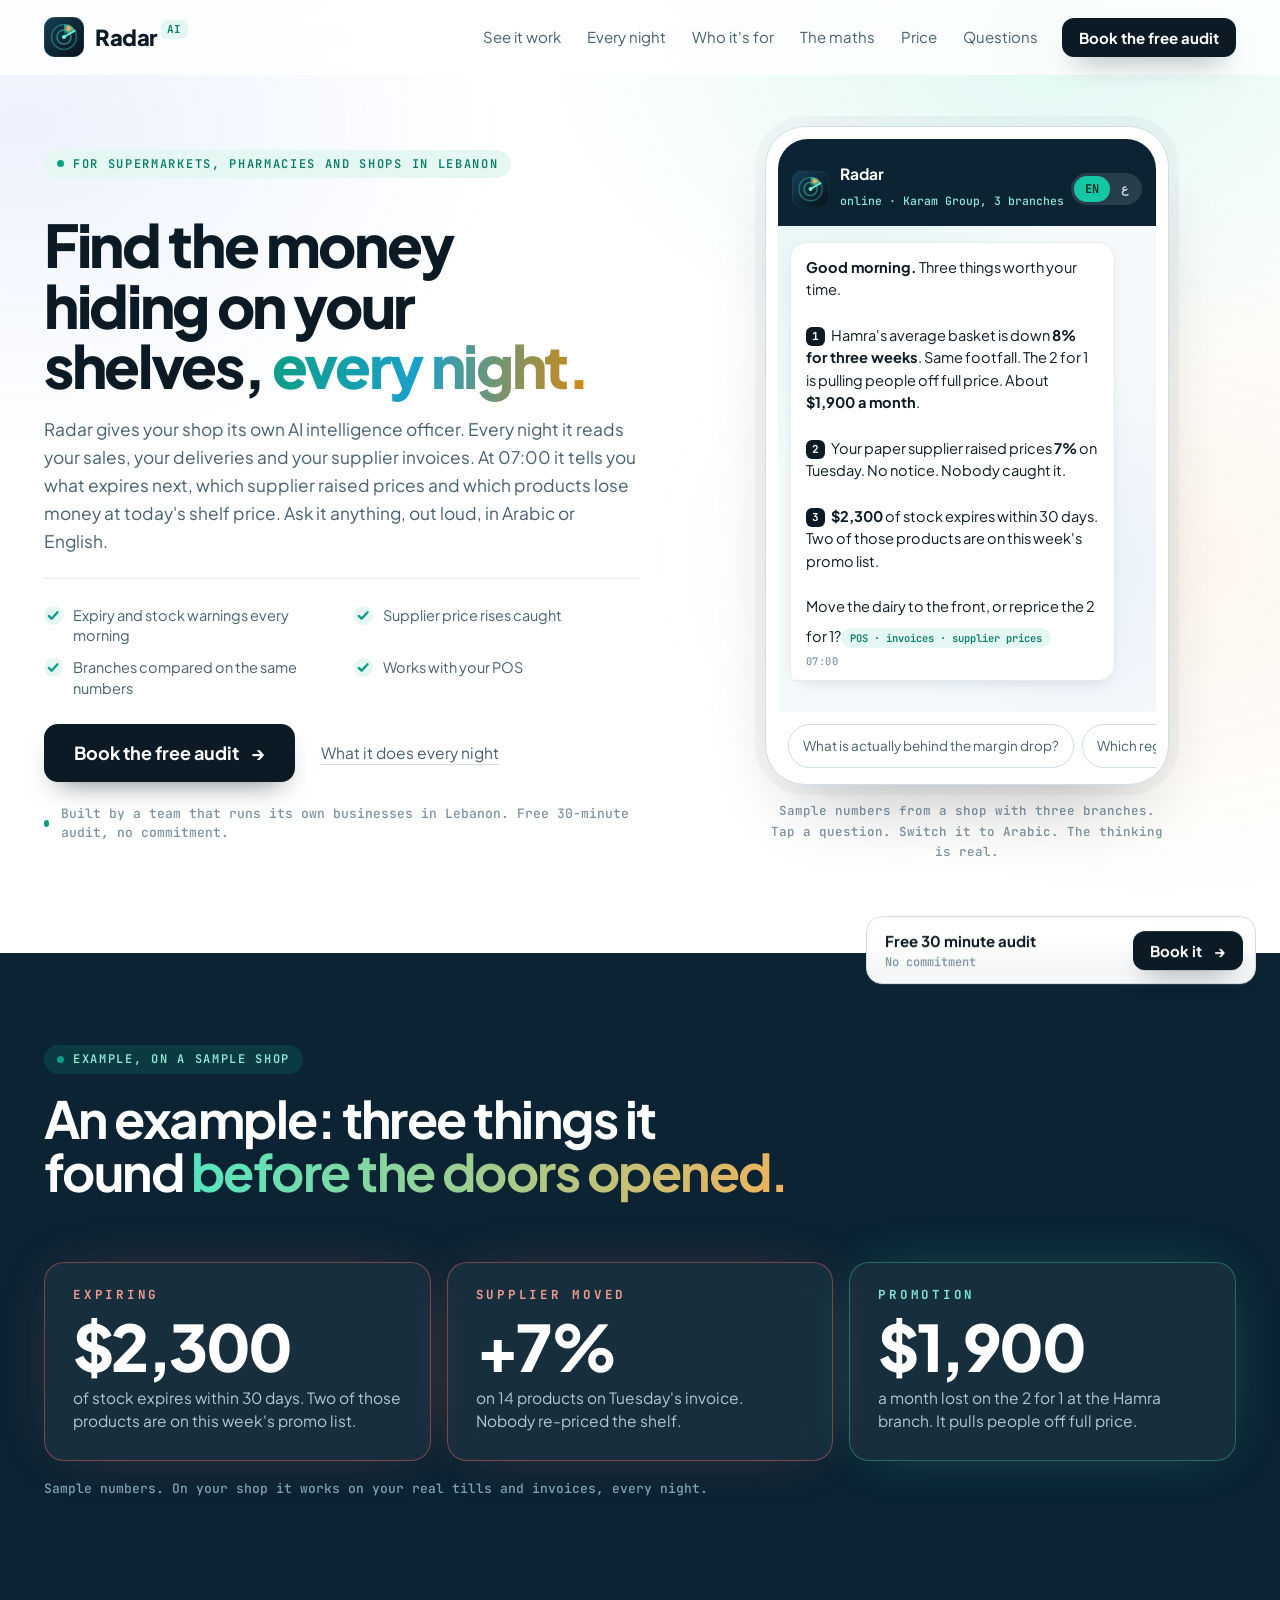
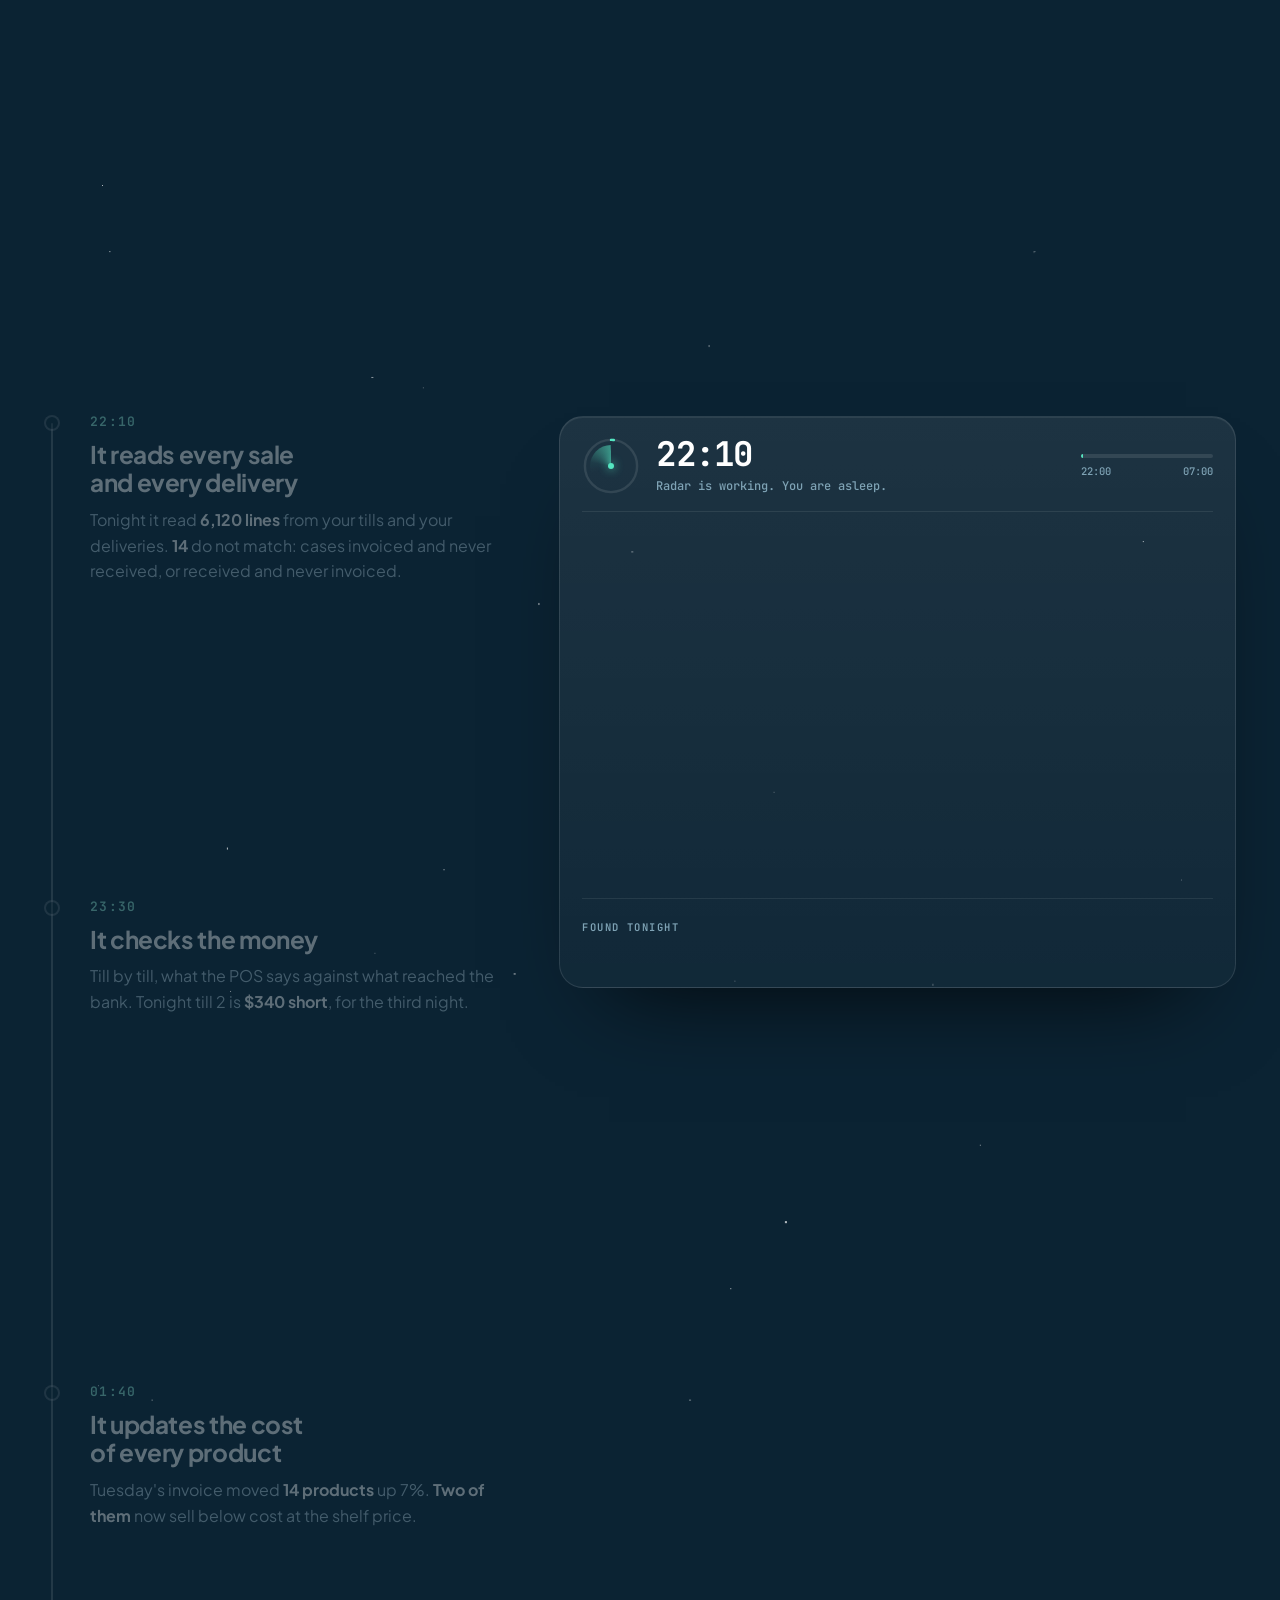
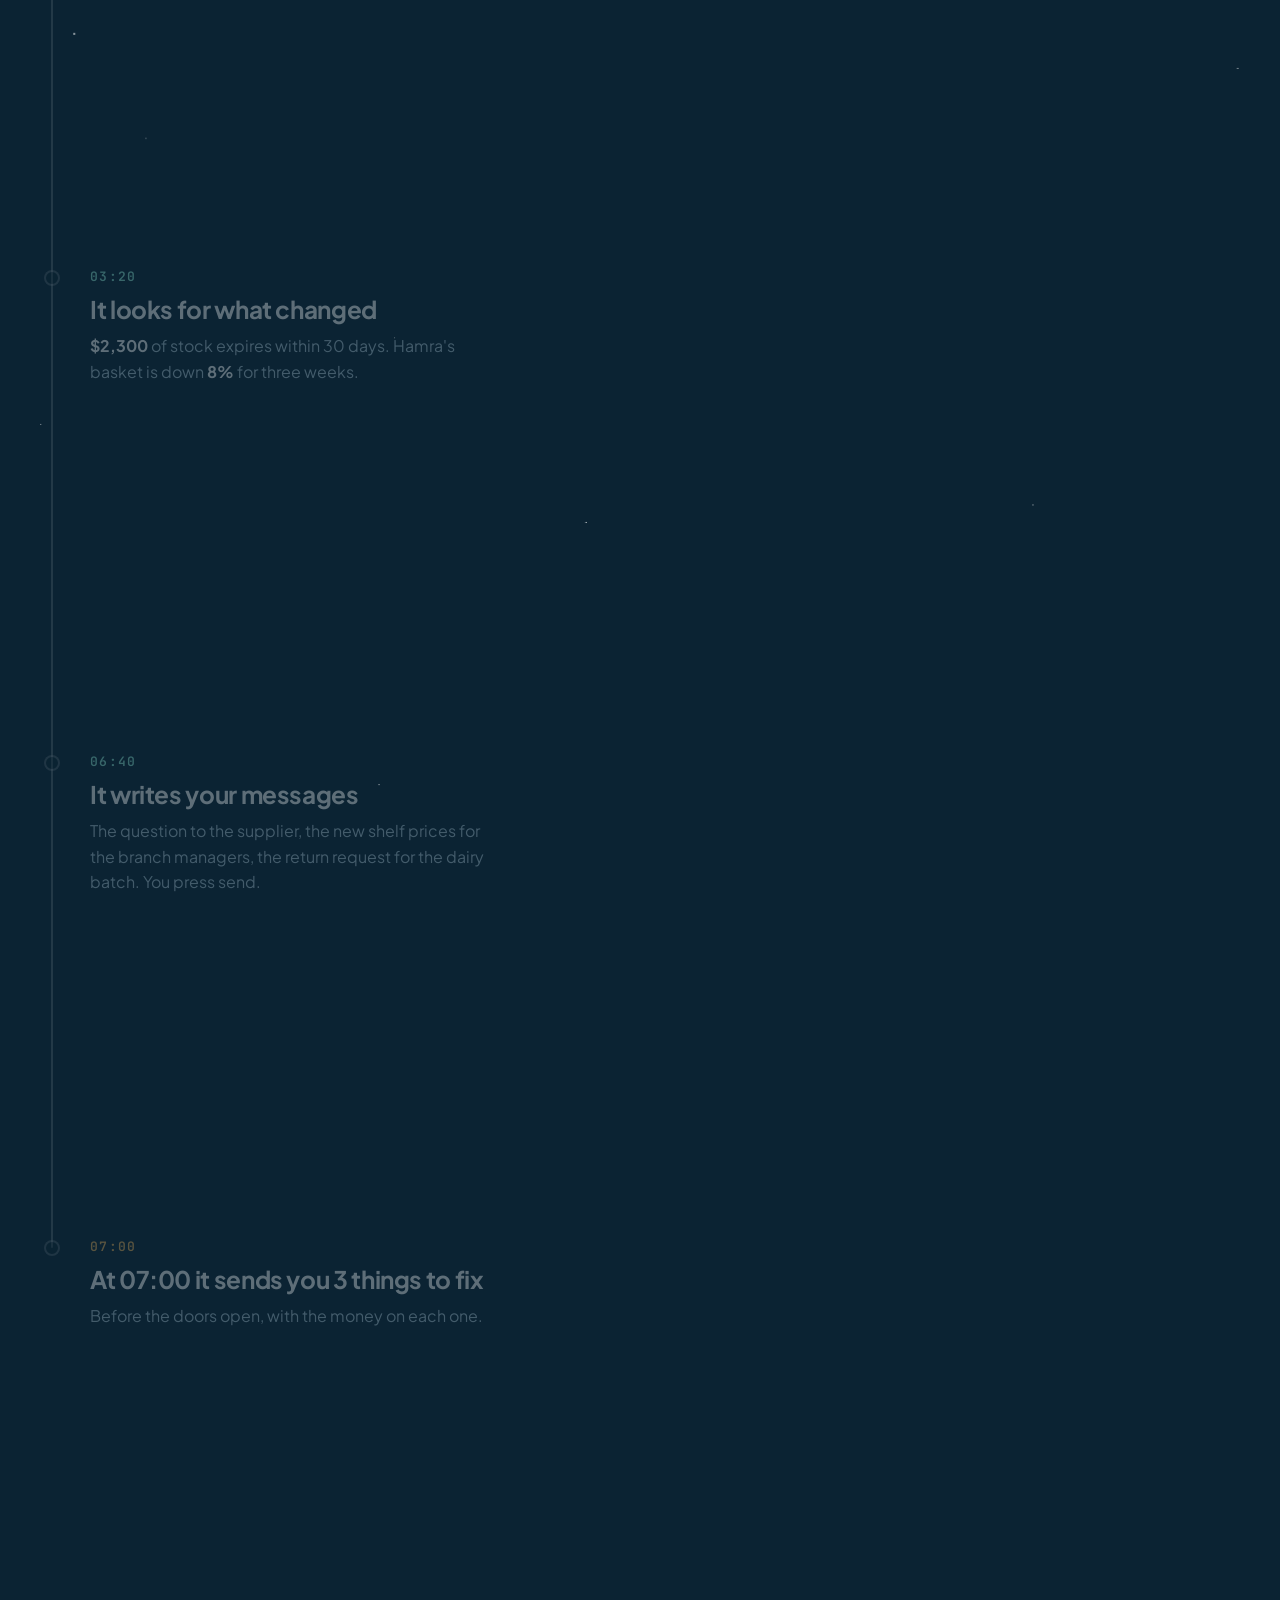
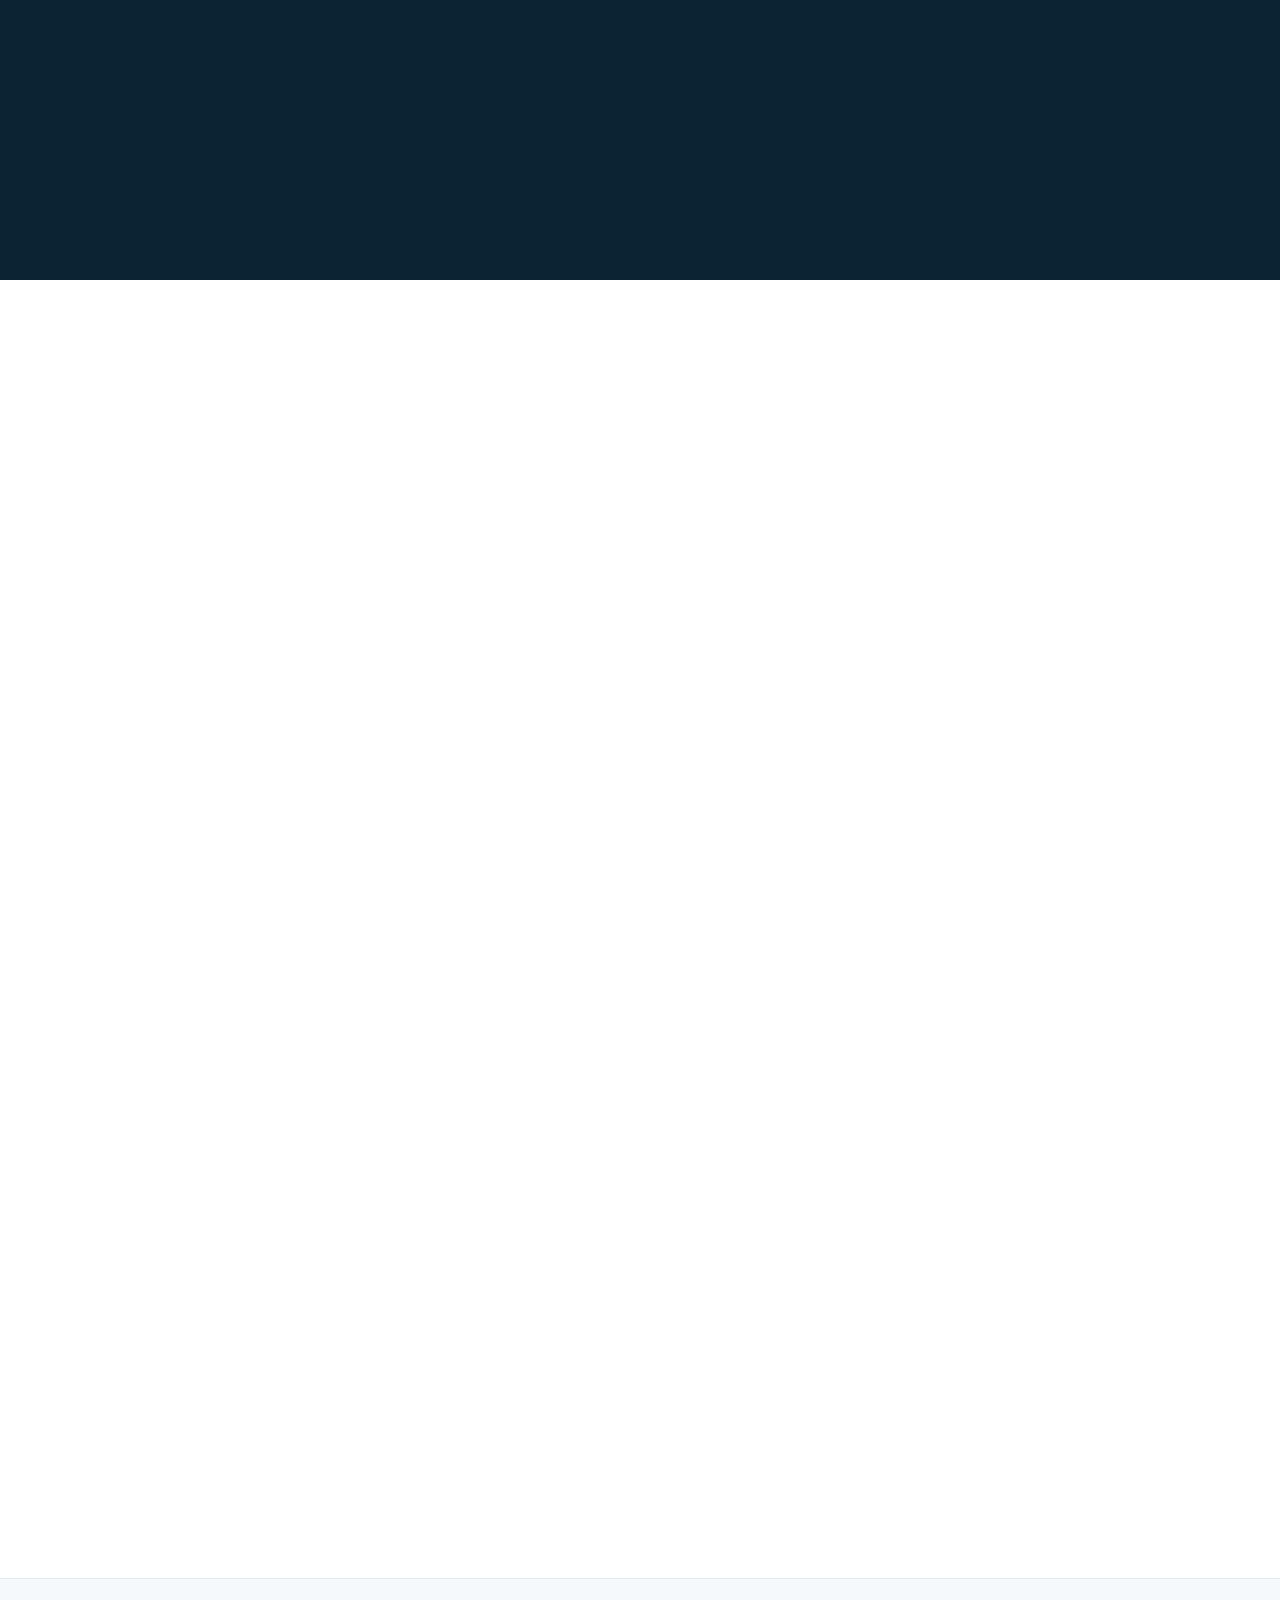
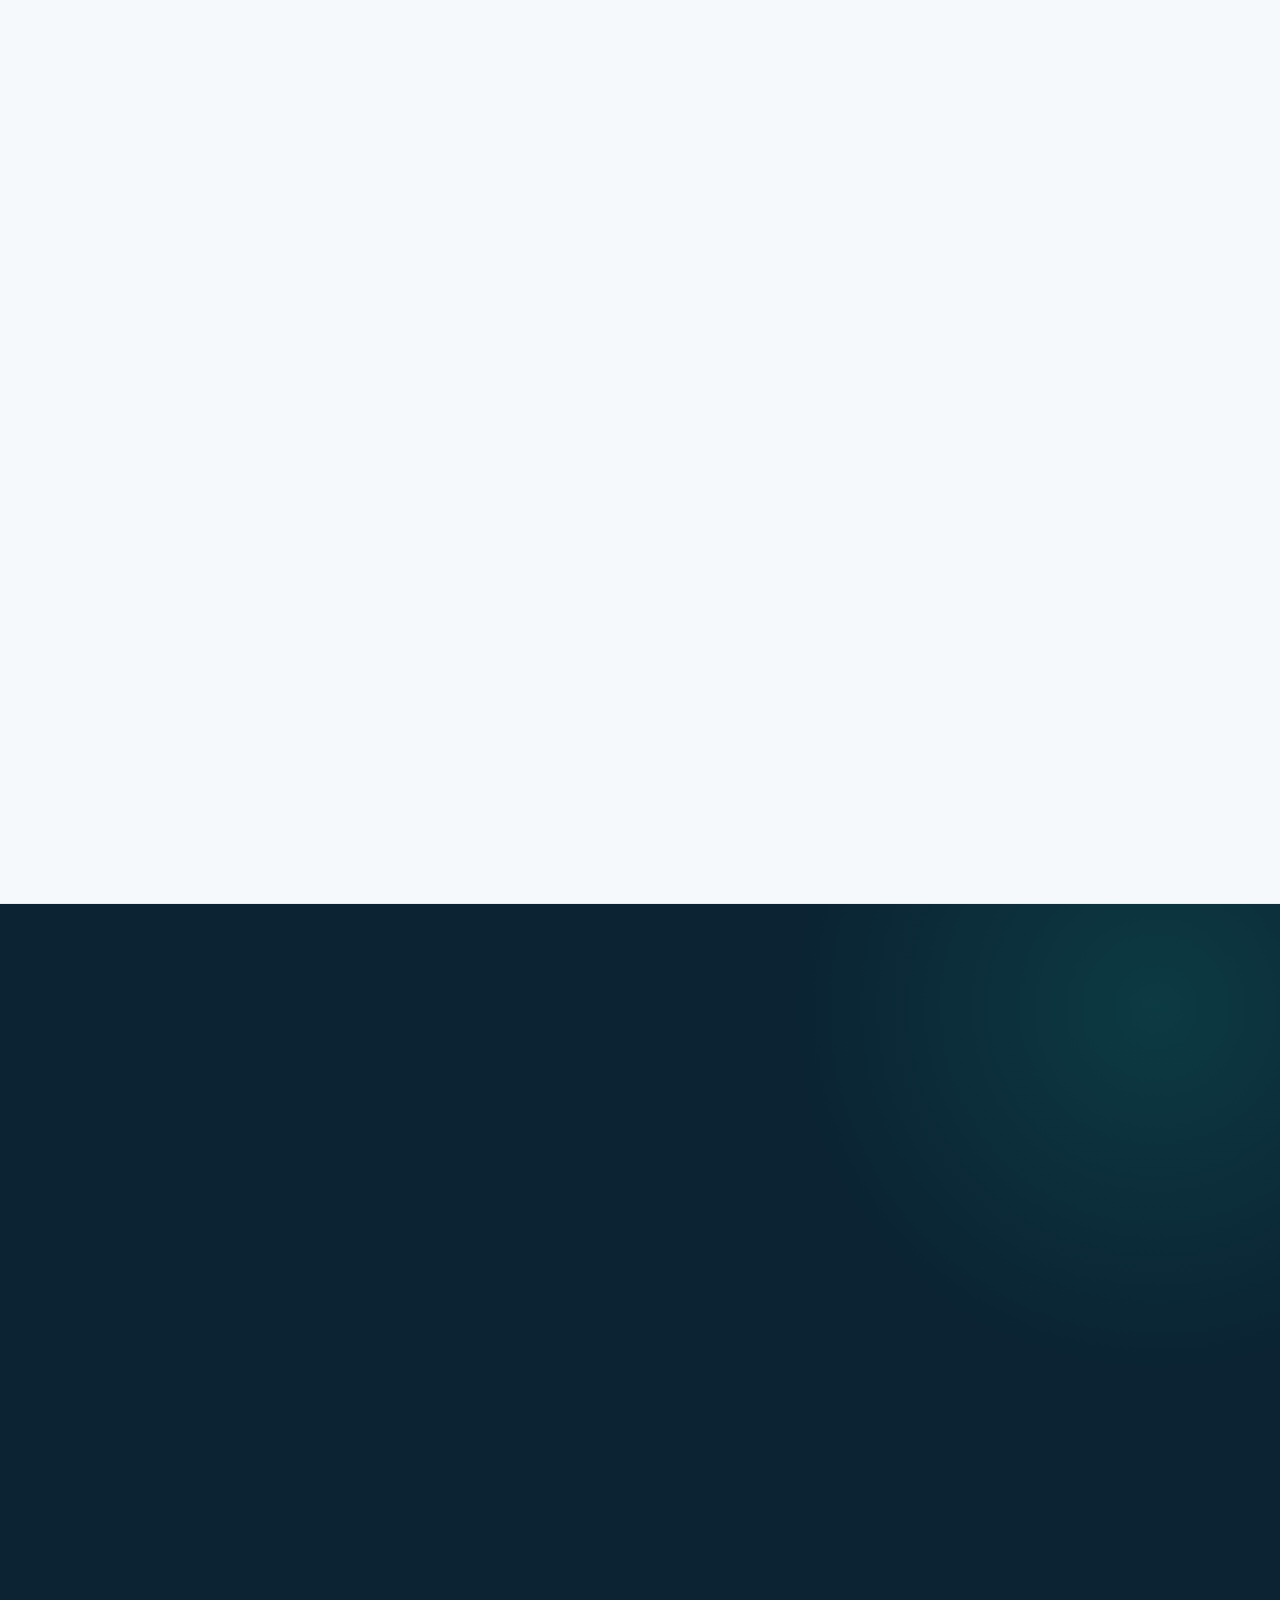
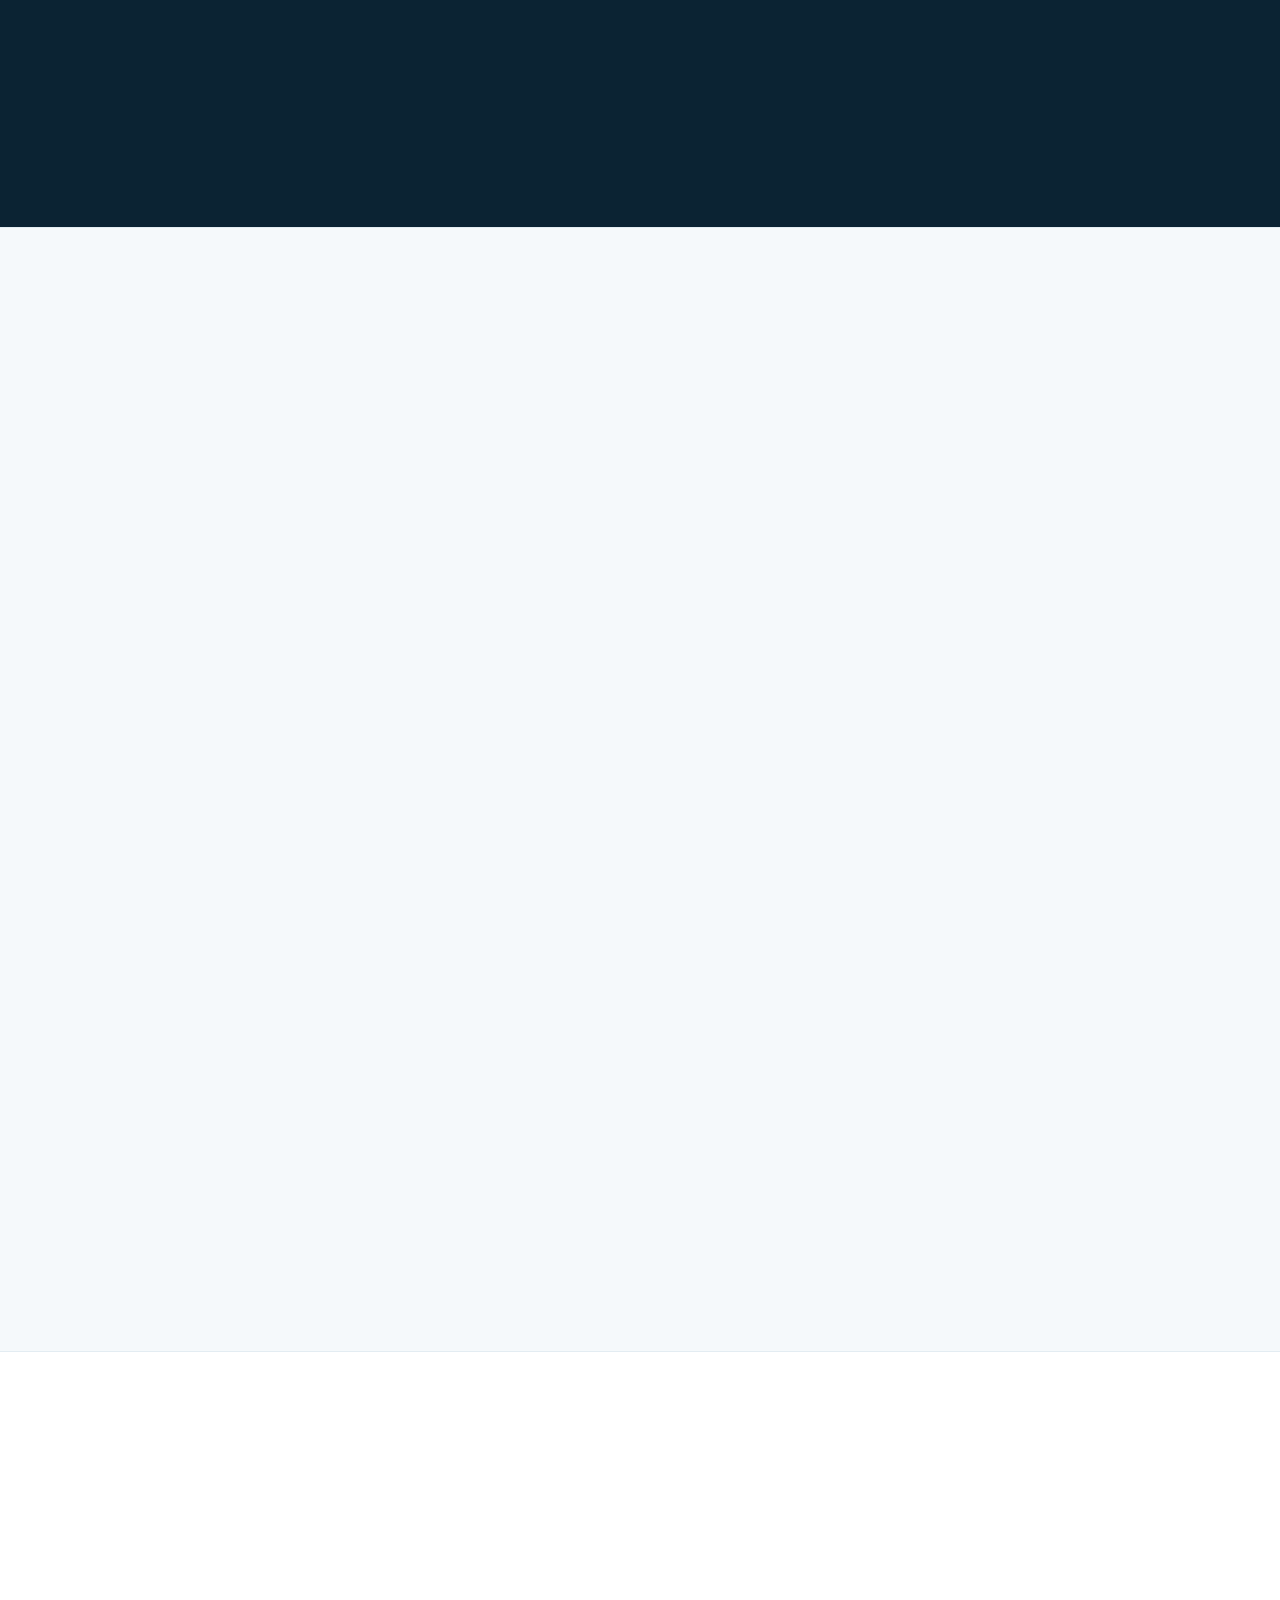
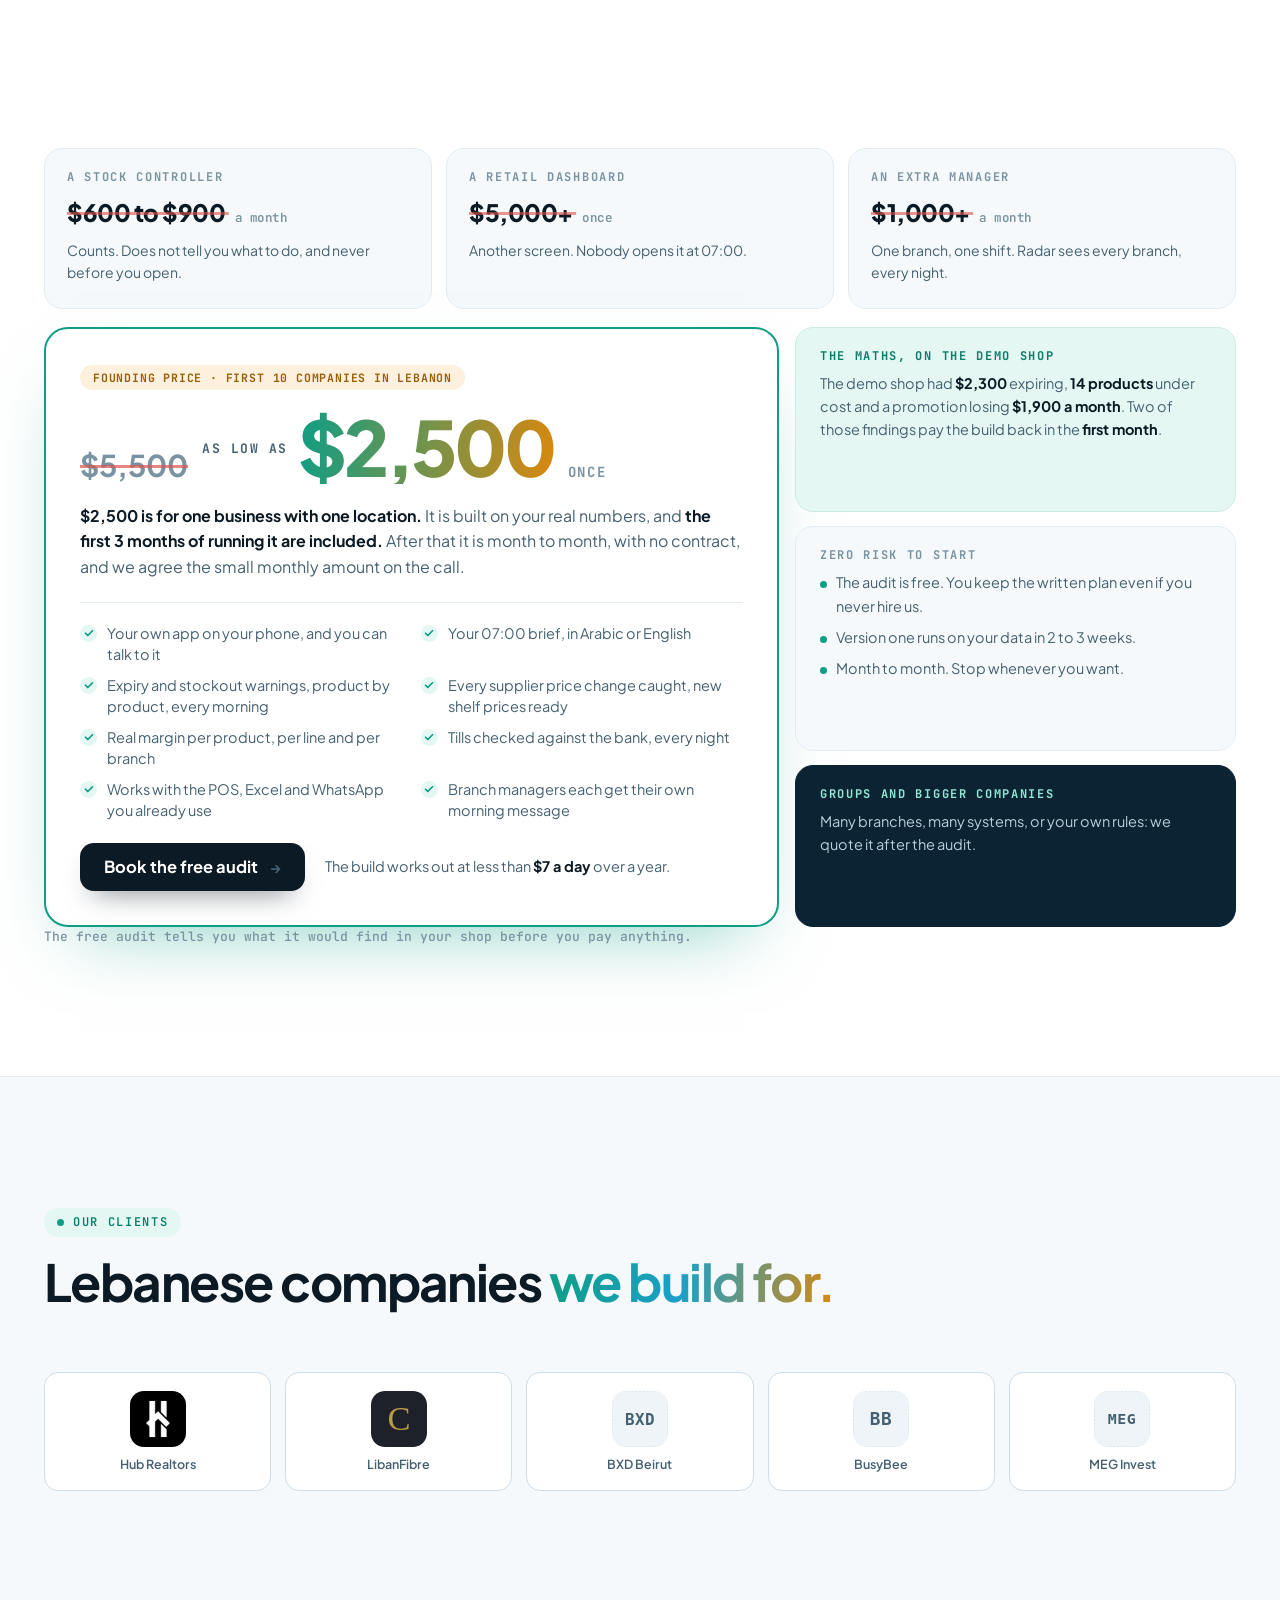
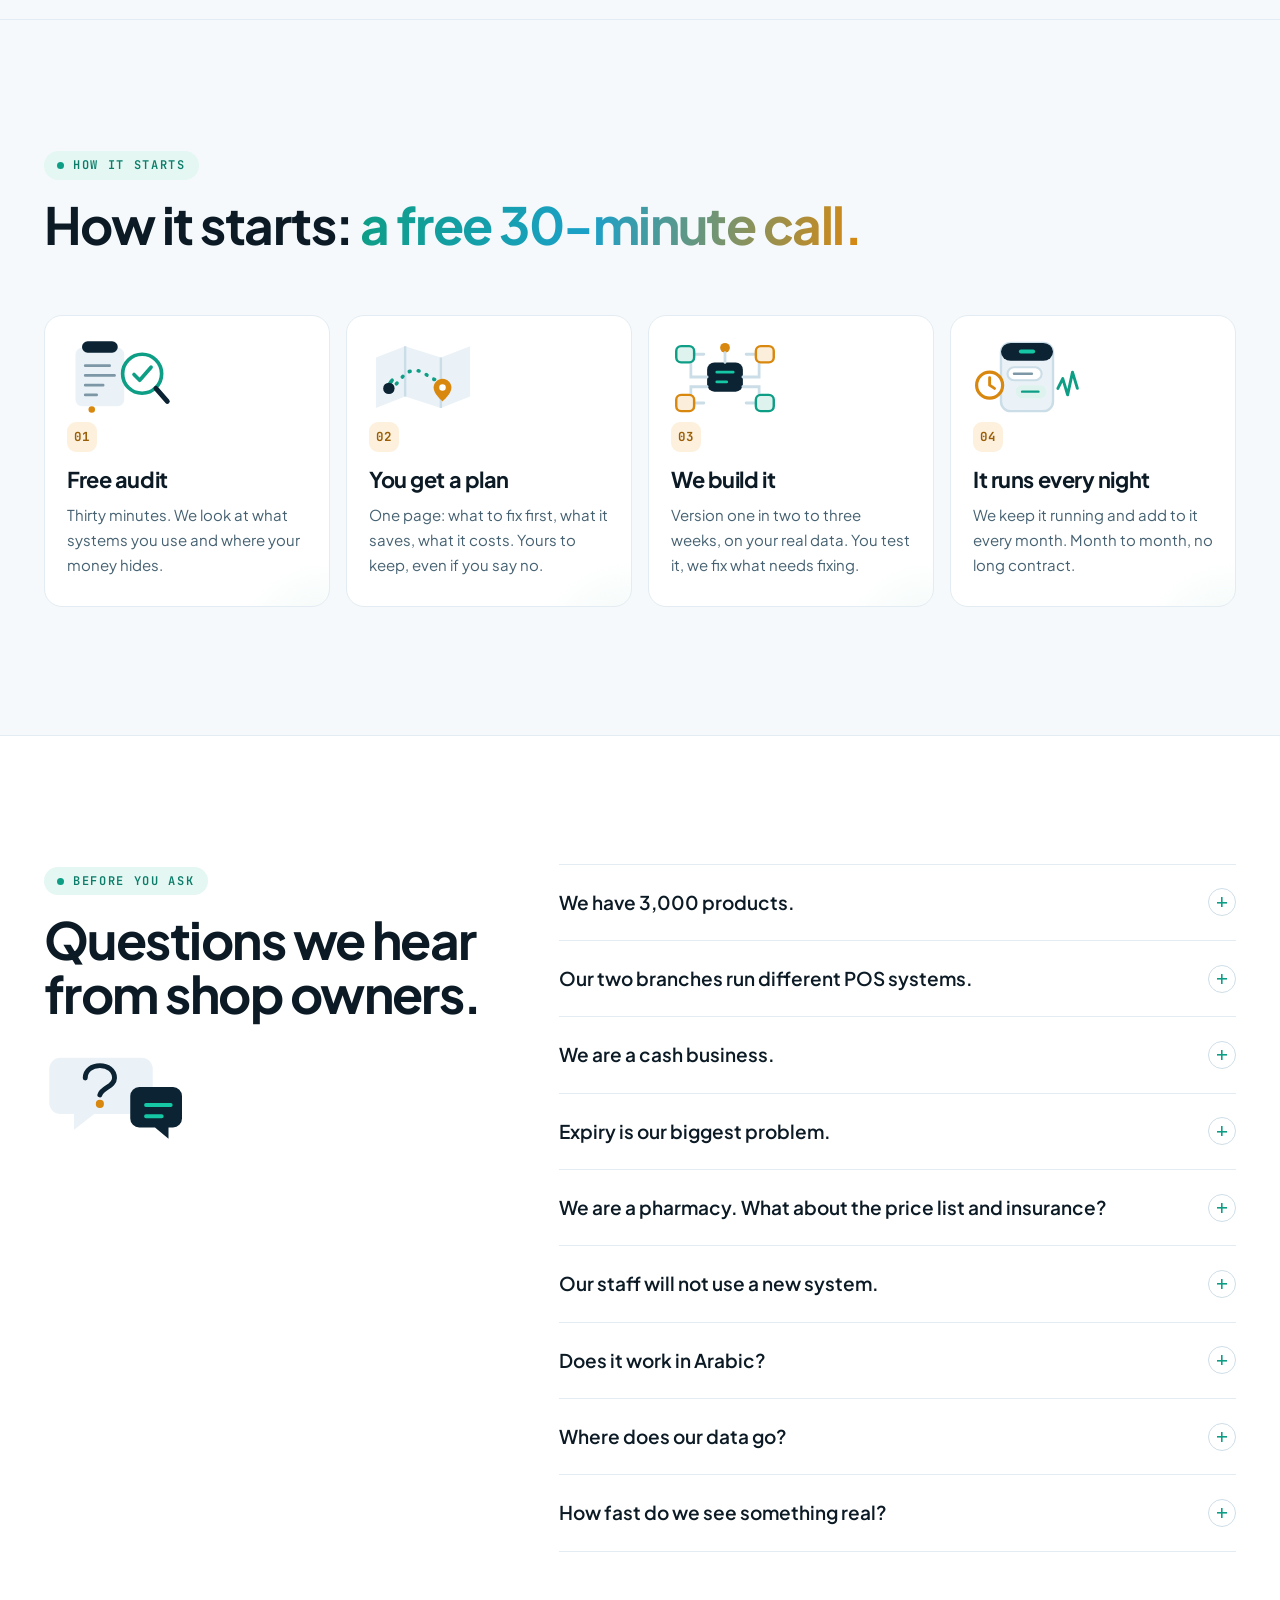
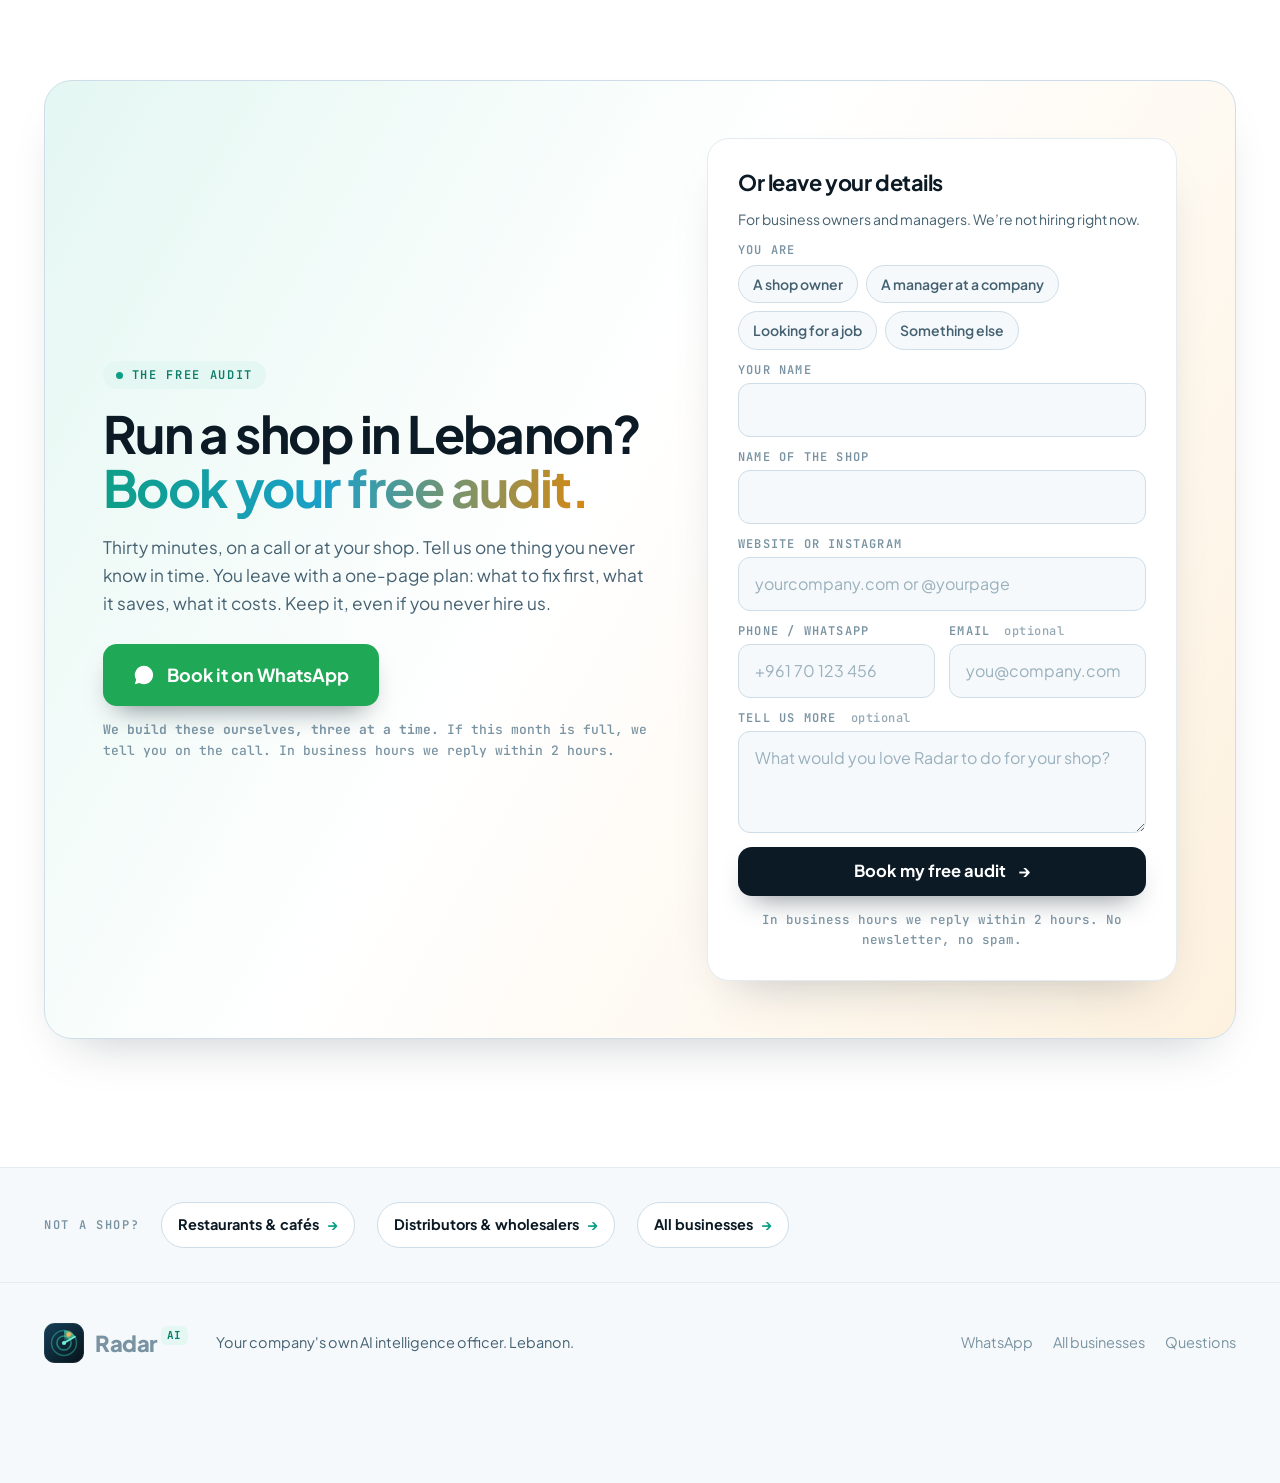
<file: retail.html>
<!doctype html>
<html lang="en">
<head>
<meta charset="utf-8">
<meta name="viewport" content="width=device-width, initial-scale=1, viewport-fit=cover">
<title>Radar AI · Your shop's own AI intelligence officer</title>
<meta name="description" content="Radar gives your supermarket, pharmacy or shop its own AI intelligence officer. Every night it reads your sales, deliveries and supplier invoices. At 07:00 it tells you what expires next, which supplier raised prices and which products lose money. Arabic or English. Free 30-minute audit, Lebanon.">
<meta name="theme-color" content="#FFFFFF">
<meta property="og:type" content="website">
<meta property="og:title" content="Find the money hiding on your shelves, every night">
<meta property="og:description" content="Radar gives your supermarket, pharmacy or shop its own AI intelligence officer. Every night it reads your sales, deliveries and supplier invoices. At 07:00 it tells you what expires next, which supplier raised prices and which products lose money. Arabic or English. Free 30-minute audit, Lebanon.">
<meta property="og:image" content="https://radar-eyes.com/img/share-card.jpg">
<meta property="og:image:width" content="1200">
<meta property="og:image:height" content="630">
<meta property="og:url" content="https://radar-eyes.com/retail.html">
<meta property="og:site_name" content="Radar AI">
<link rel="canonical" href="https://radar-eyes.com/retail.html">
<meta name="twitter:card" content="summary_large_image">
<link rel="icon" href="data:image/svg+xml,%3Csvg xmlns=%22http://www.w3.org/2000/svg%22 viewBox=%220 0 48 48%22 width=%2248%22 height=%2248%22%3E %3Cdefs%3E  %3ClinearGradient id=%22rb%22 x1=%220%22 y1=%220%22 x2=%221%22 y2=%221%22%3E%3Cstop offset=%220%22 stop-color=%22%23153F57%22/%3E%3Cstop offset=%221%22 stop-color=%22%23061219%22/%3E%3C/linearGradient%3E  %3ClinearGradient id=%22rs%22 x1=%220%22 y1=%221%22 x2=%22.7%22 y2=%220%22%3E%3Cstop offset=%220%22 stop-color=%22%233FE0BE%22 stop-opacity=%22.05%22/%3E%3Cstop offset=%221%22 stop-color=%22%233FE0BE%22 stop-opacity=%22.95%22/%3E%3C/linearGradient%3E  %3CradialGradient id=%22rg%22 cx=%22.5%22 cy=%22.5%22 r=%22.5%22%3E%3Cstop offset=%220%22 stop-color=%22%23F0B25A%22 stop-opacity=%22.55%22/%3E%3Cstop offset=%221%22 stop-color=%22%23F0B25A%22 stop-opacity=%220%22/%3E%3C/radialGradient%3E %3C/defs%3E %3Crect width=%2248%22 height=%2248%22 rx=%2213%22 fill=%22url%28%23rb%29%22/%3E %3Crect x=%22.5%22 y=%22.5%22 width=%2247%22 height=%2247%22 rx=%2212.5%22 fill=%22none%22 stroke=%22%23fff%22 stroke-opacity=%22.09%22/%3E %3Ccircle cx=%2224%22 cy=%2224%22 r=%2215%22 fill=%22none%22 stroke=%22%233FE0BE%22 stroke-opacity=%22.38%22 stroke-width=%221.8%22/%3E %3Ccircle cx=%2224%22 cy=%2224%22 r=%228.5%22 fill=%22none%22 stroke=%22%233FE0BE%22 stroke-opacity=%22.5%22 stroke-width=%221.8%22/%3E %3Cpath d=%22M24 24 L24 9 A15 15 0 0 1 36.99 16.5 Z%22 fill=%22url%28%23rs%29%22/%3E %3Cpath d=%22M24 24 L36.99 16.5%22 stroke=%22%236FF0D4%22 stroke-width=%222.2%22 stroke-linecap=%22round%22/%3E %3Ccircle cx=%2224%22 cy=%2224%22 r=%222.5%22 fill=%22%236FF0D4%22/%3E %3Ccircle cx=%2229.6%22 cy=%2213.9%22 r=%226%22 fill=%22url%28%23rg%29%22/%3E %3Ccircle cx=%2229.6%22 cy=%2213.9%22 r=%222.7%22 fill=%22%23F0B25A%22/%3E%3C/svg%3E">
<link rel="preconnect" href="https://fonts.googleapis.com">
<link rel="preconnect" href="https://fonts.gstatic.com" crossorigin>
<link rel="stylesheet" href="https://fonts.googleapis.com/css2?family=IBM+Plex+Sans+Arabic:wght@400;500;600&family=JetBrains+Mono:wght@400;500&family=Plus+Jakarta+Sans:wght@400;500;600;700;800&display=swap">
<link rel="stylesheet" href="styles.css">
<link rel="stylesheet" href="niche.css">
</head>
<body data-page="retail" data-ind="retail">
<noscript><img height="1" width="1" style="display:none" alt="" src="https://www.facebook.com/tr?id=1576308963443590&amp;ev=PageView&amp;noscript=1"></noscript>

<svg width="0" height="0" style="position:absolute" aria-hidden="true" focusable="false">
  <defs>
    <linearGradient id="rmBg" x1="0" y1="0" x2="1" y2="1"><stop offset="0" stop-color="#153F57"/><stop offset="1" stop-color="#061219"/></linearGradient>
    <linearGradient id="rmSw" x1="0" y1="1" x2=".7" y2="0"><stop offset="0" stop-color="#3FE0BE" stop-opacity=".05"/><stop offset="1" stop-color="#3FE0BE" stop-opacity=".95"/></linearGradient>
    <radialGradient id="rmGl" cx=".5" cy=".5" r=".5"><stop offset="0" stop-color="#F0B25A" stop-opacity=".55"/><stop offset="1" stop-color="#F0B25A" stop-opacity="0"/></radialGradient>
    <symbol id="radar-mark" viewBox="0 0 48 48">
      <rect width="48" height="48" rx="13" fill="url(#rmBg)"/>
      <rect x=".5" y=".5" width="47" height="47" rx="12.5" fill="none" stroke="#fff" stroke-opacity=".09"/>
      <circle cx="24" cy="24" r="15" fill="none" stroke="#3FE0BE" stroke-opacity=".38" stroke-width="1.8"/>
      <circle cx="24" cy="24" r="8.5" fill="none" stroke="#3FE0BE" stroke-opacity=".5" stroke-width="1.8"/>
      <path d="M24 24 L24 9 A15 15 0 0 1 36.99 16.5 Z" fill="url(#rmSw)"/>
      <path d="M24 24 L36.99 16.5" stroke="#6FF0D4" stroke-width="2.2" stroke-linecap="round"/>
      <circle cx="24" cy="24" r="2.5" fill="#6FF0D4"/>
      <circle cx="29.6" cy="13.9" r="6" fill="url(#rmGl)"/>
      <circle cx="29.6" cy="13.9" r="2.7" fill="#F0B25A"/>
    </symbol>
    <symbol id="i-audit" viewBox="0 0 132 96">
      <rect x="10" y="12" width="60" height="72" rx="8" fill="#EAF2F7"/>
      <rect x="18" y="4" width="44" height="14" rx="7" fill="#0B2333"/>
      <path d="M22 34h30M22 46h36M22 58h22" stroke="#7D97A6" stroke-width="3.4" stroke-linecap="round"/>
      <path d="M22 70h14" stroke="#7D97A6" stroke-width="3.4" stroke-linecap="round"/>
      <circle cx="92" cy="44" r="24" fill="#fff" stroke="#0E9E86" stroke-width="4.5"/>
      <path d="M82 45l7 7 14-16" stroke="#0E9E86" stroke-width="4.5" fill="none" stroke-linecap="round" stroke-linejoin="round"/>
      <path d="M109 62l14 16" stroke="#0B2333" stroke-width="6" stroke-linecap="round"/>
      <circle cx="30" cy="88" r="4" fill="#D9880F"/>
    </symbol>
    <symbol id="i-map" viewBox="0 0 132 96">
      <path d="M8 24l36-14 44 14 36-14v62l-36 14-44-14-36 14z" fill="#EAF2F7"/>
      <path d="M44 10v62M88 24v62" stroke="#CBDDE7" stroke-width="3"/>
      <path d="M24 62c14-4 16-22 32-22s18 16 34 10" stroke="#0E9E86" stroke-width="4.5" fill="none" stroke-linecap="round" stroke-dasharray="1 10"/>
      <path d="M24 62c0-6 4-10 4-10" stroke="#0E9E86" stroke-width="4.5" stroke-linecap="round"/>
      <circle cx="24" cy="62" r="7" fill="#0B2333"/>
      <path d="M90 50c6 0 11 5 11 11 0 8-11 17-11 17s-11-9-11-17c0-6 5-11 11-11z" fill="#D9880F"/>
      <circle cx="90" cy="61" r="4" fill="#fff"/>
    </symbol>
    <symbol id="i-build" viewBox="0 0 132 96">
      <rect x="44" y="30" width="44" height="36" rx="9" fill="#0B2333"/>
      <path d="M56 42h20M56 54h12" stroke="#15C7A4" stroke-width="3.6" stroke-linecap="round"/>
      <path d="M44 48H24V20h16M88 48h20V20H92M44 60H24v20h16M88 60h20v20H92" stroke="#CBDDE7" stroke-width="3.4" fill="none" stroke-linecap="round"/>
      <rect x="6" y="10" width="22" height="20" rx="6" fill="#DFF3EE" stroke="#0E9E86" stroke-width="3"/>
      <rect x="104" y="10" width="22" height="20" rx="6" fill="#FBEEDA" stroke="#D9880F" stroke-width="3"/>
      <rect x="6" y="70" width="22" height="20" rx="6" fill="#FBEEDA" stroke="#D9880F" stroke-width="3"/>
      <rect x="104" y="70" width="22" height="20" rx="6" fill="#DFF3EE" stroke="#0E9E86" stroke-width="3"/>
      <circle cx="66" cy="12" r="6" fill="#D9880F"/>
      <path d="M66 18v12" stroke="#CBDDE7" stroke-width="3.4" stroke-linecap="round"/>
    </symbol>
    <symbol id="i-runs" viewBox="0 0 132 96">
      <rect x="34" y="6" width="64" height="84" rx="12" fill="#EAF2F7" stroke="#CBDDE7" stroke-width="3"/>
      <rect x="34" y="6" width="64" height="22" rx="12" fill="#0B2333"/>
      <rect x="56" y="14" width="20" height="5" rx="2.5" fill="#15C7A4"/>
      <rect x="42" y="36" width="42" height="16" rx="8" fill="#fff" stroke="#CBDDE7" stroke-width="2.6"/>
      <path d="M50 44h22" stroke="#7D97A6" stroke-width="3" stroke-linecap="round"/>
      <rect x="52" y="58" width="38" height="16" rx="8" fill="#DFF3EE"/>
      <path d="M60 66h20" stroke="#0E9E86" stroke-width="3" stroke-linecap="round"/>
      <circle cx="20" cy="58" r="16" fill="#fff" stroke="#D9880F" stroke-width="4"/>
      <path d="M20 49v9l6 4" stroke="#D9880F" stroke-width="3.6" fill="none" stroke-linecap="round" stroke-linejoin="round"/>
      <path d="M104 62l6-12 6 20 6-28 6 20" stroke="#0E9E86" stroke-width="3.6" fill="none" stroke-linecap="round" stroke-linejoin="round"/>
    </symbol>
    <symbol id="i-ask" viewBox="0 0 132 96">
      <path d="M14 14h72a10 10 0 0110 10v30a10 10 0 01-10 10H44L26 78V64H14A10 10 0 014 54V24a10 10 0 0110-10z" fill="#EAF2F7"/>
      <path d="M36 32c0-7 6-11 13-11s13 4 13 11c0 8-11 8-13 15" stroke="#0B2333" stroke-width="4.4" fill="none" stroke-linecap="round"/>
      <circle cx="49" cy="55" r="3.6" fill="#D9880F"/>
      <path d="M84 40h30a8 8 0 018 8v20a8 8 0 01-8 8h-4v10l-12-10H84a8 8 0 01-8-8V48a8 8 0 018-8z" fill="#0B2333"/>
      <path d="M90 56h22M90 66h14" stroke="#15C7A4" stroke-width="3.4" stroke-linecap="round"/>
    </symbol>
    <symbol id="i-cost" viewBox="0 0 132 96">
      <path d="M22 8h54a6 6 0 016 6v74l-11-7-11 7-11-7-11 7-11-7-11 7V14a6 6 0 016-6z" fill="#fff" stroke="#CBDDE7" stroke-width="3.4"/>
      <path d="M32 30h34M32 42h24" stroke="#7D97A6" stroke-width="3.4" stroke-linecap="round"/>
      <path d="M32 58h20" stroke="#0E9E86" stroke-width="4" stroke-linecap="round"/>
      <circle cx="96" cy="56" r="26" fill="#FBEEDA" stroke="#D9880F" stroke-width="4"/>
      <path d="M96 40v32M104 47c-2-4-6-5-9-5-5 0-8 3-8 7 0 9 17 5 17 14 0 4-4 7-9 7-4 0-8-2-10-5" stroke="#D9880F" stroke-width="4" fill="none" stroke-linecap="round"/>
    </symbol>
    <symbol id="i-n-read" viewBox="0 0 64 64">
      <rect x="10" y="8" width="34" height="48" rx="6" fill="rgba(255,255,255,.07)" stroke="#8FB2C4" stroke-width="2.4"/>
      <path d="M18 20h18M18 30h18M18 40h10" stroke="#8FB2C4" stroke-width="2.6" stroke-linecap="round"/>
      <circle cx="44" cy="40" r="12" fill="#0B2333" stroke="#15C7A4" stroke-width="3"/>
      <path d="M38 40h12M44 34v12" stroke="#15C7A4" stroke-width="3" stroke-linecap="round"/>
    </symbol>
    <symbol id="i-n-match" viewBox="0 0 64 64">
      <rect x="6" y="14" width="22" height="34" rx="5" fill="rgba(255,255,255,.07)" stroke="#8FB2C4" stroke-width="2.4"/>
      <rect x="36" y="14" width="22" height="34" rx="5" fill="rgba(255,255,255,.07)" stroke="#8FB2C4" stroke-width="2.4"/>
      <path d="M12 24h10M12 32h8M42 24h10M42 32h8" stroke="#8FB2C4" stroke-width="2.4" stroke-linecap="round"/>
      <circle cx="32" cy="42" r="11" fill="#0B2333" stroke="#F0B25A" stroke-width="3"/>
      <path d="M27 42l4 4 7-8" stroke="#F0B25A" stroke-width="3" fill="none" stroke-linecap="round" stroke-linejoin="round"/>
    </symbol>
    <symbol id="i-n-price" viewBox="0 0 64 64">
      <path d="M34 6H14a8 8 0 0 0-8 8v20l26 26 24-24z" fill="rgba(255,255,255,.07)" stroke="#8FB2C4" stroke-width="2.6" stroke-linejoin="round"/>
      <circle cx="20" cy="20" r="4.5" fill="#15C7A4"/>
      <path d="M44 46l10-10M48 34h8v8" stroke="#F0B25A" stroke-width="3.2" fill="none" stroke-linecap="round" stroke-linejoin="round"/>
    </symbol>
    <symbol id="i-n-hunt" viewBox="0 0 64 64">
      <circle cx="28" cy="28" r="19" fill="rgba(255,255,255,.06)" stroke="#8FB2C4" stroke-width="2.6"/>
      <path d="M28 9v19l13 8" stroke="#15C7A4" stroke-width="3" fill="none" stroke-linecap="round" stroke-linejoin="round"/>
      <circle cx="28" cy="28" r="7" fill="none" stroke="#15C7A4" stroke-width="2.2" opacity=".6"/>
      <path d="M43 43l13 13" stroke="#F0B25A" stroke-width="4" stroke-linecap="round"/>
    </symbol>
    <symbol id="i-n-pen" viewBox="0 0 64 64">
      <path d="M8 12h36a6 6 0 0 1 6 6v18a6 6 0 0 1-6 6H24L12 52V42H8a6 6 0 0 1-6-6V18a6 6 0 0 1 6-6z" transform="translate(4,0)" fill="rgba(255,255,255,.07)" stroke="#8FB2C4" stroke-width="2.4"/>
      <path d="M18 24h20M18 32h12" stroke="#8FB2C4" stroke-width="2.6" stroke-linecap="round"/>
      <path d="M40 44l14-14 6 6-14 14-8 2z" fill="#0B2333" stroke="#F0B25A" stroke-width="3" stroke-linejoin="round"/>
    </symbol>
    <symbol id="i-n-sun" viewBox="0 0 64 64">
      <path d="M6 44h52" stroke="#8FB2C4" stroke-width="2.8" stroke-linecap="round"/>
      <path d="M16 44a16 16 0 0 1 32 0z" fill="rgba(240,178,90,.22)" stroke="#F0B25A" stroke-width="3" stroke-linejoin="round"/>
      <path d="M32 10v7M12 20l5 5M52 20l-5 5" stroke="#F0B25A" stroke-width="3" stroke-linecap="round"/>
      <path d="M18 54h10M34 54h12" stroke="#15C7A4" stroke-width="3" stroke-linecap="round"/>
    </symbol>
  </defs>
</svg>
<div class="glow" aria-hidden="true"></div>

<header class="nav">
  <div class="wrap nav__in">
    <a class="brand" href="#top">
      <span class="brand__mark" aria-hidden="true"><svg viewBox="0 0 48 48"><use href="#radar-mark"/></svg></span>
      <span class="brand__name">Radar<i class="brand__ai">AI</i></span>
    </a>
    <nav class="nav__links">
      <a href="#see">See it work</a>
      <a href="#night">Every night</a>
      <a href="#who">Who it's for</a>
      <a href="#maths">The maths</a>
      <a href="#pricing">Price</a>
      <a href="#faq">Questions</a>
    </nav>
    <a class="btn btn--sm" href="#audit">Book the free audit</a>
  </div>
</header>

<main id="top">
  <section class="hero hero--niche" id="see">
    <div class="wrap hero__in">
      <div class="hero__copy">
        <p class="kicker rv">For supermarkets, pharmacies and shops in Lebanon</p>
        <h1 class="rv">Find the money hiding on your shelves, <em>every night.</em></h1>
        <p class="lead rv">Radar gives your shop its own AI intelligence officer. Every night it reads your sales, your deliveries and your supplier invoices. At 07:00 it tells you what expires next, which supplier raised prices and which products lose money at today's shelf price. Ask it anything, out loud, in Arabic or English.</p>
        <ul class="ticks rv"><li>Expiry and stock warnings every morning</li><li>Supplier price rises caught</li><li>Branches compared on the same numbers</li><li>Works with your POS</li></ul>
        <div class="cta-row rv">
          <a class="btn btn--big" href="#audit">Book the free audit <span class="arr" aria-hidden="true">→</span></a>
          <a class="tlink" href="#night">What it does every night</a>
        </div>
        <p class="hero__proof rv"><i></i>Built by a team that runs its own businesses in Lebanon. Free 30-minute audit, no commitment.</p>
      </div>
      <div class="hero__demo rv" id="demo">
        <div class="phone">
          <div class="phone__notch" aria-hidden="true"></div>
          <div class="phone__bar">
            <span class="phone__who">
              <span class="phone__av" aria-hidden="true"><svg viewBox="0 0 48 48"><use href="#radar-mark"/></svg></span>
              <span><b>Radar</b><i id="demoWho">online</i></span>
            </span>
            <span class="lang" role="group" aria-label="Language">
              <button type="button" class="lang__btn is-on" data-lang="en">EN</button>
              <button type="button" class="lang__btn" data-lang="ar">ع</button>
            </span>
          </div>
          <div class="thread" id="thread" aria-live="polite"></div>
          <div class="chips" id="chips"></div>
        </div>
        <p class="demo__note">Sample numbers from a shop with three branches. Tap a question. Switch it to Arabic. The thinking is real.</p>
      </div>
    </div>
  </section>
  <section class="found" id="found">
    <div class="wrap">
      <header class="head">
        <p class="kicker rv">Example, on a sample shop</p>
        <h2 class="rv">An example: three things it found <em>before the doors opened.</em></h2>
      </header>
      <div class="found__grid"><div class="found__card found__card--bad rv"><i>Expiring</i><b>$2,300</b><span>of stock expires within 30 days. Two of those products are on this week's promo list.</span></div><div class="found__card found__card--bad rv"><i>Supplier moved</i><b>+7%</b><span>on 14 products on Tuesday's invoice. Nobody re-priced the shelf.</span></div><div class="found__card rv"><i>Promotion</i><b>$1,900</b><span>a month lost on the 2 for 1 at the Hamra branch. It pulls people off full price.</span></div></div>
      <p class="note rv">Sample numbers. On your shop it works on your real tills and invoices, every night.</p>
    </div>
  </section>
  <section class="night night--x" id="night">
    <div class="nx-sky" aria-hidden="true"></div>
    <div class="wrap">
      <header class="head head--on">
        <p class="kicker rv">While you sleep</p>
        <h2 class="rv">What it does every night, <em>after you lock the door.</em></h2>
        <p class="lead rv">Six jobs nobody in a shop has time to do. Radar does them every night and sends you the result before you open.</p>
      </header>
      <div class="nx">
        <div class="nx-list">
        <span class="nx-rail" aria-hidden="true"><i class="nx-fill"></i></span>
        <ol class="nx-steps">
          <li class="nx-step" data-t="22:10">
            <span class="nx-dot" aria-hidden="true"></span>
            <span class="nx-time">22:10</span>
            <h3>It reads every sale and every delivery</h3>
            <p class="nx-txt">Tonight it read <b>6,120 lines</b> from your tills and your deliveries. <b>14</b> do not match: cases invoiced and never received, or received and never invoiced.</p>
            <div class="nx-inline" aria-hidden="true"></div>
          </li>
          <li class="nx-step" data-t="23:30">
            <span class="nx-dot" aria-hidden="true"></span>
            <span class="nx-time">23:30</span>
            <h3>It checks the money</h3>
            <p class="nx-txt">Till by till, what the POS says against what reached the bank. Tonight till 2 is <b>$340 short</b>, for the third night.</p>
            <div class="nx-inline" aria-hidden="true"></div>
          </li>
          <li class="nx-step" data-t="01:40">
            <span class="nx-dot" aria-hidden="true"></span>
            <span class="nx-time">01:40</span>
            <h3>It updates the cost of every product</h3>
            <p class="nx-txt">Tuesday's invoice moved <b>14 products</b> up 7%. <b>Two of them</b> now sell below cost at the shelf price.</p>
            <div class="nx-inline" aria-hidden="true"></div>
          </li>
          <li class="nx-step" data-t="03:20">
            <span class="nx-dot" aria-hidden="true"></span>
            <span class="nx-time">03:20</span>
            <h3>It looks for what changed</h3>
            <p class="nx-txt"><b>$2,300</b> of stock expires within 30 days. Hamra's basket is down <b>8%</b> for three weeks.</p>
            <div class="nx-inline" aria-hidden="true"></div>
          </li>
          <li class="nx-step" data-t="06:40">
            <span class="nx-dot" aria-hidden="true"></span>
            <span class="nx-time">06:40</span>
            <h3>It writes your messages</h3>
            <p class="nx-txt">The question to the supplier, the new shelf prices for the branch managers, the return request for the dairy batch. You press send.</p>
            <div class="nx-inline" aria-hidden="true"></div>
          </li>
          <li class="nx-step nx-step--dawn" data-t="07:00">
            <span class="nx-dot" aria-hidden="true"></span>
            <span class="nx-time">07:00</span>
            <h3>At 07:00 it sends you 3 things to fix</h3>
            <p class="nx-txt">Before the doors open, with the money on each one.</p>
            <div class="nx-inline" aria-hidden="true"></div>
          </li></ol>
        </div>
        <aside class="nx-stage" aria-hidden="true">
          <div class="nx-stage__in">
            <div class="nx-head">
              <div class="nx-clock"><svg viewBox="0 0 60 60"><circle class="nx-ring" cx="30" cy="30" r="27"/><circle class="nx-arc" cx="30" cy="30" r="27" pathLength="1"/></svg><i class="nx-sweep"></i></div>
              <div class="nx-read"><b class="nx-now">22:10</b><span class="nx-status">Radar is working. You are asleep.</span></div>
              <div class="nx-bar"><div class="nx-bar__track"><i class="nx-bar__fill"></i></div><div class="nx-bar__ends"><span>22:00</span><span>07:00</span></div></div>
            </div>
            <div class="nx-viz"></div>
            <div class="nx-tray"><span>Found tonight</span><ul></ul></div>
          </div>
        </aside>
      </div>
      <p class="night__foot rv">Nobody at the till has to learn anything new. Your data stays in your accounts.</p>
      <p class="gap__cta rv"><a class="btn btn--light" href="#audit">Book the free audit <span class="arr" aria-hidden="true">→</span></a><span>Thirty minutes, free.</span></p>
    </div>
  </section>
  <section class="voice" id="app">
    <div class="wrap">
      <header class="head">
        <p class="kicker rv">Your own app</p>
        <h2 class="rv">It lives on your phone. <em>Ask it from the aisle.</em></h2>
        <p class="lead rv">We build Radar as an app on your phone. Ask it out loud while you walk the shop, in Arabic or English, and it answers you out loud in seconds, with the numbers on the screen.</p>
      </header>
      <div class="voice__media rv">
        <figure class="voice__desk">
          <img src="img/n-retail.webp" alt="A supermarket owner in the aisle before opening, talking to Radar on his phone" width="1600" height="1067" loading="lazy">
          <figcaption class="vb vb--q"><i>You</i>&ldquo;What is behind the margin drop?&rdquo;</figcaption>
          <figcaption class="vb vb--a"><i>Radar</i>&ldquo;Mix is the big one. Your low-margin grocery line grew 9 points as a share of sales. That alone is 1.4 points of margin. Want the list?&rdquo;</figcaption>
        </figure>
        <figure class="voice__phone">
          <img src="img/o-shop.webp" alt="A shop owner checking the Radar app behind the counter" width="800" height="1200" loading="lazy">
        </figure>
      </div>
      <div class="voice__grid"><div class="voice__card rv"><span class="voice__ic"><svg viewBox="0 0 24 24" aria-hidden="true"><rect x="6.5" y="2.5" width="11" height="19" rx="2.6" fill="none" stroke="currentColor" stroke-width="1.8"/><path d="M10.5 18.5h3" stroke="currentColor" stroke-width="1.8" stroke-linecap="round"/></svg></span><h3>Your own app</h3><p>Your 07:00 brief, your expiry list and every answer, in one place on your phone.</p></div><div class="voice__card rv"><span class="voice__ic"><svg viewBox="0 0 24 24" aria-hidden="true"><rect x="9" y="2.5" width="6" height="11.5" rx="3" fill="none" stroke="currentColor" stroke-width="1.8"/><path d="M5.5 11a6.5 6.5 0 0 0 13 0M12 17.5V21" stroke="currentColor" stroke-width="1.8" fill="none" stroke-linecap="round"/></svg></span><h3>Talk to it</h3><p>Ask out loud between two customers. It answers out loud in seconds, in Arabic or English.</p></div><div class="voice__card rv"><span class="voice__ic"><svg viewBox="0 0 24 24" aria-hidden="true"><circle cx="9" cy="8" r="3.5" fill="none" stroke="currentColor" stroke-width="1.8"/><path d="M2.5 20a6.5 6.5 0 0 1 13 0M16 11l2 2 4-4" fill="none" stroke="currentColor" stroke-width="1.8" stroke-linecap="round" stroke-linejoin="round"/></svg></span><h3>Branch managers get theirs</h3><p>Each branch gets its own morning message and its own shelf prices.</p></div></div>
    </div>
  </section>
  <section class="who-for" id="who">
    <div class="wrap">
      <header class="head">
        <p class="kicker rv">Who it's for</p>
        <h2 class="rv">Built for shops with <em>shelves, suppliers and expiry dates.</em></h2>
        <p class="lead rv">One shop or a chain, 300 products or 30,000. If you buy from suppliers and sell from a shelf, this is for you.</p>
      </header>
      <div class="whogrid whogrid--4"><div class="whocard whocard--static rv">
          <span class="whocard__img"><img src="img/s-super.webp" alt="Supermarkets and minimarkets" width="720" height="450" loading="lazy"></span>
          <span class="whocard__body"><b>Supermarkets and minimarkets</b><span class="whocard__pain">Thousands of products, daily deliveries, expiry on the shelf. Which supplier moved, which promo pulls people off full price.</span></span>
        </div><div class="whocard whocard--static rv">
          <span class="whocard__img"><img src="img/s-pharmacy.webp" alt="Pharmacies" width="720" height="450" loading="lazy"></span>
          <span class="whocard__body"><b>Pharmacies</b><span class="whocard__pain">Expiry by batch, the price list kept current, insurance and NSSF claims ranked by how long they have waited.</span></span>
        </div><div class="whocard whocard--static rv">
          <span class="whocard__img"><img src="img/s-fashion.webp" alt="Clothing and shoe shops" width="720" height="450" loading="lazy"></span>
          <span class="whocard__body"><b>Clothing and shoe shops</b><span class="whocard__pain">Seasonal stock and markdowns. Which sizes sell and which sit. Sell-through by line, every morning.</span></span>
        </div><div class="whocard whocard--static rv">
          <span class="whocard__img"><img src="img/s-phones.webp" alt="Phones, electronics and hardware" width="720" height="450" loading="lazy"></span>
          <span class="whocard__body"><b>Phones, electronics and hardware</b><span class="whocard__pain">High-value stock and thin margins. Real margin per model after returns, warranties and supplier price changes.</span></span>
        </div></div>
    </div>
  </section>
  <section class="film film--niche" id="film">
    <div class="wrap">
      <header class="head">
        <p class="kicker rv">The film</p>
        <h2 class="rv">One minute on <em>what Radar does.</em></h2>
      </header>
      <figure class="player player--hero rv" id="player">
        <video id="filmVid" class="player__v" poster="film/poster.jpg" playsinline preload="none"
               aria-label="What Radar does for your business, the film">
          <source src="film/radar-film.mp4" type="video/mp4" media="(min-width: 800px)">
          <source src="film/radar-film-720.mp4" type="video/mp4">
        </video>
        <button class="player__sound" id="filmSound" type="button" aria-label="Play the film with sound">
          <svg viewBox="0 0 24 24" aria-hidden="true"><path d="M8 5.5v13l11-6.5z" fill="currentColor"/></svg>
          <span>Play the film<i>1:01 · with sound</i></span>
        </button>
      </figure>
    </div>
  </section>
  <section class="maths" id="maths">
    <div class="wrap">
      <header class="head">
        <p class="kicker rv">The maths</p>
        <h2 class="rv">Small leaks on a big shelf <em>add up fast.</em></h2>
        <p class="lead rv">Move the sliders. Your sales, your leak, your maths.</p>
      </header>
      <div class="calc rv">
        <div class="calc__inputs">
          <label class="slider">
            <span class="slider__top"><i>Your monthly sales</i><b id="cv1"></b></span>
            <input type="range" id="cs1" min="10000" max="600000" step="5000" value="80000">
            <span class="slider__scale"><i>$10k</i><i>$600k</i></span>
          </label>
          <label class="slider">
            <span class="slider__top"><i>What you lose to expiry, shrink and wrong prices</i><b id="cv2"></b></span>
            <input type="range" id="cs2" min="0.5" max="8" step="0.5" value="3">
            <span class="slider__scale"><i>0.5%</i><i>8%</i></span>
          </label>
          <p class="calc__honest">Two inputs, simple multiplication. Retail studies put shrink and expiry between 2% and 4% of sales. Radar catches it while it is still small.</p>
          <ul class="calc__why"><li>A batch that expires before the promo ends.</li><li>A supplier who moves 14 prices and a shelf that does not.</li><li>A till that is $340 short, three nights in a row.</li></ul>
        </div>
        <div class="calc__out">
          <div class="calc__big">
            <div><span>What it is worth</span><b id="co1">0</b><i id="co1s"></i></div>
            <div><span>What you get back</span><b id="co2">0</b><i id="co2s"></i></div>
          </div>
          <figure class="panel panel--bars">
            <figcaption><b id="ccap"></b></figcaption>
            <svg class="chart calc__bars" id="chartNiche" viewBox="0 0 420 170" role="img" aria-label="Today against with Radar"></svg>
          </figure>
          <p class="calc__note" id="cnote"></p>
        </div>
      </div>
    </div>
  </section>
  <section class="price-sec" id="pricing">
    <div class="wrap">
      <header class="head">
        <p class="kicker rv">What it costs</p>
        <h2 class="rv">As low as $2,500. <em>One expiring batch caught pays for it.</em></h2>
        <p class="lead rv">Most owners compare this to hiring someone. So here is that comparison, honestly.</p>
      </header>
      <div class="anchors rv"><div class="anchor"><i>A stock controller</i><b>$600 to $900 <span>a month</span></b><p>Counts. Does not tell you what to do, and never before you open.</p></div><div class="anchor"><i>A retail dashboard</i><b>$5,000+ <span>once</span></b><p>Another screen. Nobody opens it at 07:00.</p></div><div class="anchor"><i>An extra manager</i><b>$1,000+ <span>a month</span></b><p>One branch, one shift. Radar sees every branch, every night.</p></div></div>
      <div class="offer rv">
        <div class="offer__main">
          <span class="offer__tag">Founding price &middot; first 10 companies in Lebanon</span>
          <p class="offer__price"><s>$5,500</s><span class="offer__from">as low as</span><b>$2,500</b><i>once</i></p>
          <p class="offer__line"><b>$2,500 is for one business with one location.</b> It is built on your real numbers, and <b>the first 3 months of running it are included.</b> After that it is month to month, with no contract, and we agree the small monthly amount on the call.</p>
          <ul class="offer__inc"><li>Your own app on your phone, and you can talk to it</li><li>Your 07:00 brief, in Arabic or English</li><li>Expiry and stockout warnings, product by product, every morning</li><li>Every supplier price change caught, new shelf prices ready</li><li>Real margin per product, per line and per branch</li><li>Tills checked against the bank, every night</li><li>Works with the POS, Excel and WhatsApp you already use</li><li>Branch managers each get their own morning message</li></ul>
          <div class="offer__cta">
            <a class="btn" href="#audit">Book the free audit <span class="arr" aria-hidden="true">→</span></a>
            <span>The build works out at less than <b>$7 a day</b> over a year.</span>
          </div>
        </div>
        <aside class="offer__side">
          <div class="offer__box offer__box--math">
            <i>The maths, on the demo shop</i>
            <p>The demo shop had <b>$2,300</b> expiring, <b>14 products</b> under cost and a promotion losing <b>$1,900 a month</b>. Two of those findings pay the build back in the <b>first month</b>.</p>
          </div>
          <div class="offer__box">
            <i>Zero risk to start</i>
            <ul>
              <li>The audit is free. You keep the written plan even if you never hire us.</li>
              <li>Version one runs on your data in 2 to 3 weeks.</li>
              <li>Month to month. Stop whenever you want.</li>
            </ul>
          </div>
          <div class="offer__box offer__box--big">
            <i>Groups and bigger companies</i>
            <p>Many branches, many systems, or your own rules: we quote it after the audit.</p>
          </div>
        </aside>
      </div>
      <p class="note rv">The free audit tells you what it would find in your shop before you pay anything.</p>
    </div>
  </section>
  <section class="clients" id="proof">
    <div class="wrap">
      <header class="head">
        <p class="kicker rv">Our clients</p>
        <h2 class="rv">Lebanese companies <em>we build for.</em></h2>
      </header>
      <ul class="logos rv">
        <li class="logo logo--img"><img src="img/clients/hub-realtors.png" alt="Hub Realtors logo" width="56" height="56" loading="lazy"><span>Hub Realtors</span></li>
        <li class="logo logo--img"><img src="img/clients/libanfibre.svg" alt="LibanFibre logo" width="56" height="56" loading="lazy"><span>LibanFibre</span></li>
        <li class="logo logo--img"><img src="img/clients/bxd.svg" alt="BXD Beirut logo" width="56" height="56" loading="lazy"><span>BXD Beirut</span></li>
        <li class="logo logo--img"><img src="img/clients/busybee.svg" alt="BusyBee logo" width="56" height="56" loading="lazy"><span>BusyBee</span></li>
        <li class="logo logo--img"><img src="img/clients/meg-invest.svg" alt="MEG Invest logo" width="56" height="56" loading="lazy"><span>MEG Invest</span></li>
      </ul>
    </div>
  </section>
  <section class="how" id="how">
    <div class="wrap">
      <header class="head">
        <p class="kicker rv">How it starts</p>
        <h2 class="rv">How it starts: <em>a free 30-minute call.</em></h2>
      </header>
      <ol class="steps">
        <li class="rv"><svg class="ill" viewBox="0 0 132 96" aria-hidden="true"><use href="#i-audit"/></svg><span class="steps__n">01</span><h3>Free audit</h3><p>Thirty minutes. We look at what systems you use and where your money hides.</p></li>
        <li class="rv"><svg class="ill" viewBox="0 0 132 96" aria-hidden="true"><use href="#i-map"/></svg><span class="steps__n">02</span><h3>You get a plan</h3><p>One page: what to fix first, what it saves, what it costs. Yours to keep, even if you say no.</p></li>
        <li class="rv"><svg class="ill" viewBox="0 0 132 96" aria-hidden="true"><use href="#i-build"/></svg><span class="steps__n">03</span><h3>We build it</h3><p>Version one in two to three weeks, on your real data. You test it, we fix what needs fixing.</p></li>
        <li class="rv"><svg class="ill" viewBox="0 0 132 96" aria-hidden="true"><use href="#i-runs"/></svg><span class="steps__n">04</span><h3>It runs every night</h3><p>We keep it running and add to it every month. Month to month, no long contract.</p></li>
      </ol>
    </div>
  </section>
  <section class="faq" id="faq">
    <div class="wrap faq__grid">
      <header>
        <p class="kicker rv">Before you ask</p>
        <h2 class="rv">Questions we hear from shop owners.</h2>
        <svg class="ill ill--faq rv" viewBox="0 0 132 96" aria-hidden="true"><use href="#i-ask"/></svg>
      </header>
      <div class="rv"><details><summary>We have 3,000 products.</summary><div class="a"><p>That is why you cannot watch them yourself. Radar re-costs every one of them every night and only tells you about the ones that need you.</p></div></details><details><summary>Our two branches run different POS systems.</summary><div class="a"><p>Normal. Radar reads both and puts them on the same numbers, so you can compare Hamra with Achrafieh without an Excel sheet.</p></div></details><details><summary>We are a cash business.</summary><div class="a"><p>Radar reads the tills and the bank, and it tells you when they do not match. Cash is where the gaps hide, and that is where it looks first.</p></div></details><details><summary>Expiry is our biggest problem.</summary><div class="a"><p>Then it is the first thing we build. Radar reads delivery dates and shelf life, and every morning it tells you what expires next and what to do with it.</p></div></details><details><summary>We are a pharmacy. What about the price list and insurance?</summary><div class="a"><p>Radar keeps your prices current against the official list, watches expiry by batch, and ranks insurance and NSSF claims by how long they have waited.</p></div></details><details><summary>Our staff will not use a new system.</summary><div class="a"><p>They do not have to. They keep using the till. Only you, and the managers you choose, get the messages.</p></div></details><details><summary>Does it work in Arabic?</summary><div class="a"><p>Yes. Arabic and English in the same conversation. Your staff write the way they already write.</p></div></details><details><summary>Where does our data go?</summary><div class="a"><p>Nowhere. It stays in your accounts. We only read it, and we sign an NDA before the audit if you want one.</p></div></details><details><summary>How fast do we see something real?</summary><div class="a"><p>Two to three weeks to version one, on your own tills and invoices. The expiry list usually starts in the first week.</p></div></details></div>
    </div>
  </section>
  <section class="audit" id="audit">
    <div class="wrap audit__grid">
      <div class="audit__copy rv">
        <p class="kicker">The free audit</p>
        <h2>Run a shop in Lebanon? <em>Book your free audit.</em></h2>
        <p class="lead">Thirty minutes, on a call or at your shop. Tell us one thing you never know in time. You leave with a one-page plan: what to fix first, what it saves, what it costs. Keep it, even if you never hire us.</p>
        <a class="btn btn--wa btn--big" data-wa href="#form">
          <svg viewBox="0 0 24 24" aria-hidden="true"><path fill="currentColor" d="M12 2a10 10 0 0 0-8.6 15.1L2 22l5-1.3A10 10 0 1 0 12 2Zm5.2 12.6c-.3-.1-1.7-.8-1.9-.9-.3-.1-.5-.1-.7.1l-.9 1.1c-.2.2-.3.2-.6.1a7.6 7.6 0 0 1-3.8-3.3c-.3-.5.3-.5.8-1.6.1-.2 0-.4 0-.5l-.8-2c-.2-.5-.4-.5-.6-.5h-.5a1 1 0 0 0-.7.3 3 3 0 0 0-.9 2.2 5.2 5.2 0 0 0 1.1 2.7c.1.2 1.9 2.9 4.6 4 1.7.7 2.4.8 3.3.7.5-.1 1.7-.7 1.9-1.4.2-.7.2-1.2.2-1.4-.1-.1-.3-.2-.5-.3Z"/></svg>
          Book it on WhatsApp
        </a>
        <p class="note"><b>We build these ourselves, three at a time.</b> If this month is full, we tell you on the call. In business hours we reply within 2 hours.</p>
      </div>
      <form class="form rv" id="form" name="audit" method="POST">
        <input type="hidden" name="business" id="fBusiness" value="retail">
        <input type="hidden" name="page" value="retail">
        <p class="form__hp" aria-hidden="true"><label>Leave this empty <input name="url" tabindex="-1" autocomplete="off"></label></p>
        <h3>Or leave your details</h3>
        <p class="form__for">For business owners and managers. We&rsquo;re not hiring right now.</p>
        <fieldset class="role">
          <legend>You are</legend>
          <div class="role__opts">
            <label><input type="radio" name="role" value="owner" required><span>A shop owner</span></label>
            <label><input type="radio" name="role" value="manager"><span>A manager at a company</span></label>
            <label><input type="radio" name="role" value="job"><span>Looking for a job</span></label>
            <label><input type="radio" name="role" value="other"><span>Something else</span></label>
          </div>
        </fieldset>
        <label class="field"><span>Your name</span><input name="name" required autocomplete="name"></label>
        <label class="field"><span>Name of the shop</span><input name="company" required autocomplete="organization"></label>
        <label class="field"><span>Website or Instagram</span><input name="website" required autocomplete="url" placeholder="yourcompany.com or @yourpage"></label>
        <div class="form__row">
          <label class="field"><span>Phone / WhatsApp</span><input name="phone" type="tel" required inputmode="tel" autocomplete="tel" placeholder="+961 70 123 456"></label>
          <label class="field"><span>Email <i class="opt">optional</i></span><input name="email" type="email" autocomplete="email" placeholder="you@company.com"></label>
        </div>
        <label class="field"><span>Tell us more <i class="opt">optional</i></span><textarea name="message" rows="3" placeholder="What would you love Radar to do for your shop?"></textarea></label>
        <button class="btn btn--block" type="submit">Book my free audit <span class="arr" aria-hidden="true">→</span></button>
        <p class="form__note" id="formNote">In business hours we reply within 2 hours. No newsletter, no spam.</p>
      </form>
    </div>
  </section>
</main>

<section class="others">
  <div class="wrap others__in">
    <span class="others__lab">Not a shop?</span>
    <a href="restaurants.html">Restaurants & cafés <span class="arr" aria-hidden="true">→</span></a><a href="distributors.html">Distributors & wholesalers <span class="arr" aria-hidden="true">→</span></a><a href="index.html">All businesses <span class="arr" aria-hidden="true">→</span></a>
  </div>
</section>

<footer class="foot">
  <div class="wrap foot__in">
    <a class="brand" href="#top">
      <span class="brand__mark" aria-hidden="true"><svg viewBox="0 0 48 48"><use href="#radar-mark"/></svg></span>
      <span class="brand__name">Radar<i class="brand__ai">AI</i></span>
    </a>
    <p class="foot__line">Your company's own AI intelligence officer. Lebanon.</p>
    <p class="foot__links"><a data-wa href="#audit">WhatsApp</a><a href="index.html">All businesses</a><a href="#faq">Questions</a></p>
  </div>
</footer>

<aside class="sticky" id="sticky" aria-label="Book the free audit">
  <span class="sticky__txt"><b>Free 30 minute audit</b><span>No commitment</span></span>
  <a class="btn btn--sm" href="#audit">Book it <span class="arr" aria-hidden="true">→</span></a>
</aside>

<script src="config.js"></script>
<script src="track.js" defer></script>
<script>window.NIGHT = {"v0": {"title": "Reading tonight", "groups": ["Till sales", "Deliveries", "Stock counts"], "lines": 6120, "bad": 14, "badLabel": "do not match", "call": "Example: 26 cases invoiced, 24 received, <b>$210</b>"}, "v1": {"title": "Stock expiring within 30 days", "sub": "by date", "late": [[19, 860, "Dairy, 12 Oct"], [38, 740, "Snacks, 18 Oct"], [51, 700, "Cosmetics, 25 Oct"]], "base": 150, "max": 4000, "yl": ["$4k", "$2k", "$0"], "normal": 500, "normalLabel": "usual", "total": "$2,300", "totalSub": "expires next", "xl": ["today", "in 30 days"], "call": "<b>Two of them are on this week's promo.</b> Move the dairy to the front, return the cosmetics."}, "v2": {"title": "Cost of each product, updated", "sub": "profit per unit", "pct": "+7%", "rise": 1.07, "inv": "Tuesday's invoice from your main supplier: 14 products moved. The shelf price did not.", "rows": [["Nido 900g", 9.8, 9.3, true], ["Sunflower oil 1L", 2.2, 2.1, true], ["Diapers, large", 12.5, 9.9, false], ["Rice 5kg", 7.2, 5.6, false], ["Detergent 3L", 4.9, 3.8, false]], "keyBar": "what it costs you", "keyTick": "your shelf price", "call": "<b>2 products</b> now sell below cost at the shelf price"}, "v3": {"title": "Profit on the 2 for 1 products, Hamra, per week", "big": "$1,900", "bigSub": "a month since it started", "mark": "2 for 1 starts", "minis": [{"spark": [0, 1, 0, 1, 1, 2, 1, 3, 2, 4, 5, 6], "max": 6, "b": "Till 2", "s": "$340 short, three nights running"}, {"spark": [14, 13, 12, 11, 10, 9, 8, 7, 6, 5, 4], "max": 14, "b": "250ml bottles", "s": "4 days left, supplier needs 5"}]}, "v4": {"msgs": [["Your main supplier", "Your prices went up 7% on 14 products on Tuesday’s invoice, with no notice. Can we keep last month’s prices on this order?"], ["Branch managers", "New shelf prices for 14 products are in the app. Please update the labels before opening, and stop the 2 for 1 in Hamra from today."], ["Dairy supplier", "The batch delivered on 2 September expires on 12 October. Can you take back the 40 unsold units under our return agreement?"]]}, "v5": {"items": [["$2,300", "Stock expiring in 30 days. Dairy first."], ["+7%", "Main supplier. 14 new shelf prices ready."], ["$1,900/mo", "Stop the 2 for 1 in Hamra."]]}, "found": [["amber", "14 lines do not match"], ["rose", "Till 2: $340 short"], ["rose", "2 products under cost"], ["amber", "$2,300 expiring"], ["teal", "3 messages written"], ["teal", "Sent to your phone"]], "status": ["Reading tills, deliveries and stock counts", "Checking every till against the bank", "Updating the cost of every product", "Comparing tonight with the last 12 weeks", "Writing your messages", "Done. Good morning."]};</script>
<script>
  (function () {
    var $m = function (n) { return '$' + Math.round(n).toLocaleString('en-US'); };
    window.CALC = { s1: { fmt: 'money' }, s2: { fmt: 'pct' }, compute(sales, pct) {
      const loss = sales * pct / 100, caught = loss * 0.5, weeks = Math.max(1, Math.round(2500 / (caught / 4.33)));
      return { o1: $m(loss), o1s: 'a month, lost to expiry, shrink and wrong prices', o2: $m(caught * 12), o2s: 'a year back, if Radar catches half of it early',
        cap: 'What you lose per month, today and with Radar',
        bars: [{ l: 'today', v: loss, t: $m(loss), bad: true }, { l: 'with Radar', v: loss - caught, t: $m(loss - caught) }],
        note: 'Half of <b>' + $m(loss) + '</b> a month caught early is <b>' + $m(caught) + '</b> every month. At that rate the founding price is paid back in about <b>' + weeks + ' weeks</b>, and it does not count the supplier who raised prices without telling you.' }; } };
  })();
</script>
<script src="app2.js" defer></script>
<script src="night.js" defer></script>
<script src="niche.js" defer></script>
<script src="lead.js" defer></script>
</body>
</html>
</file>
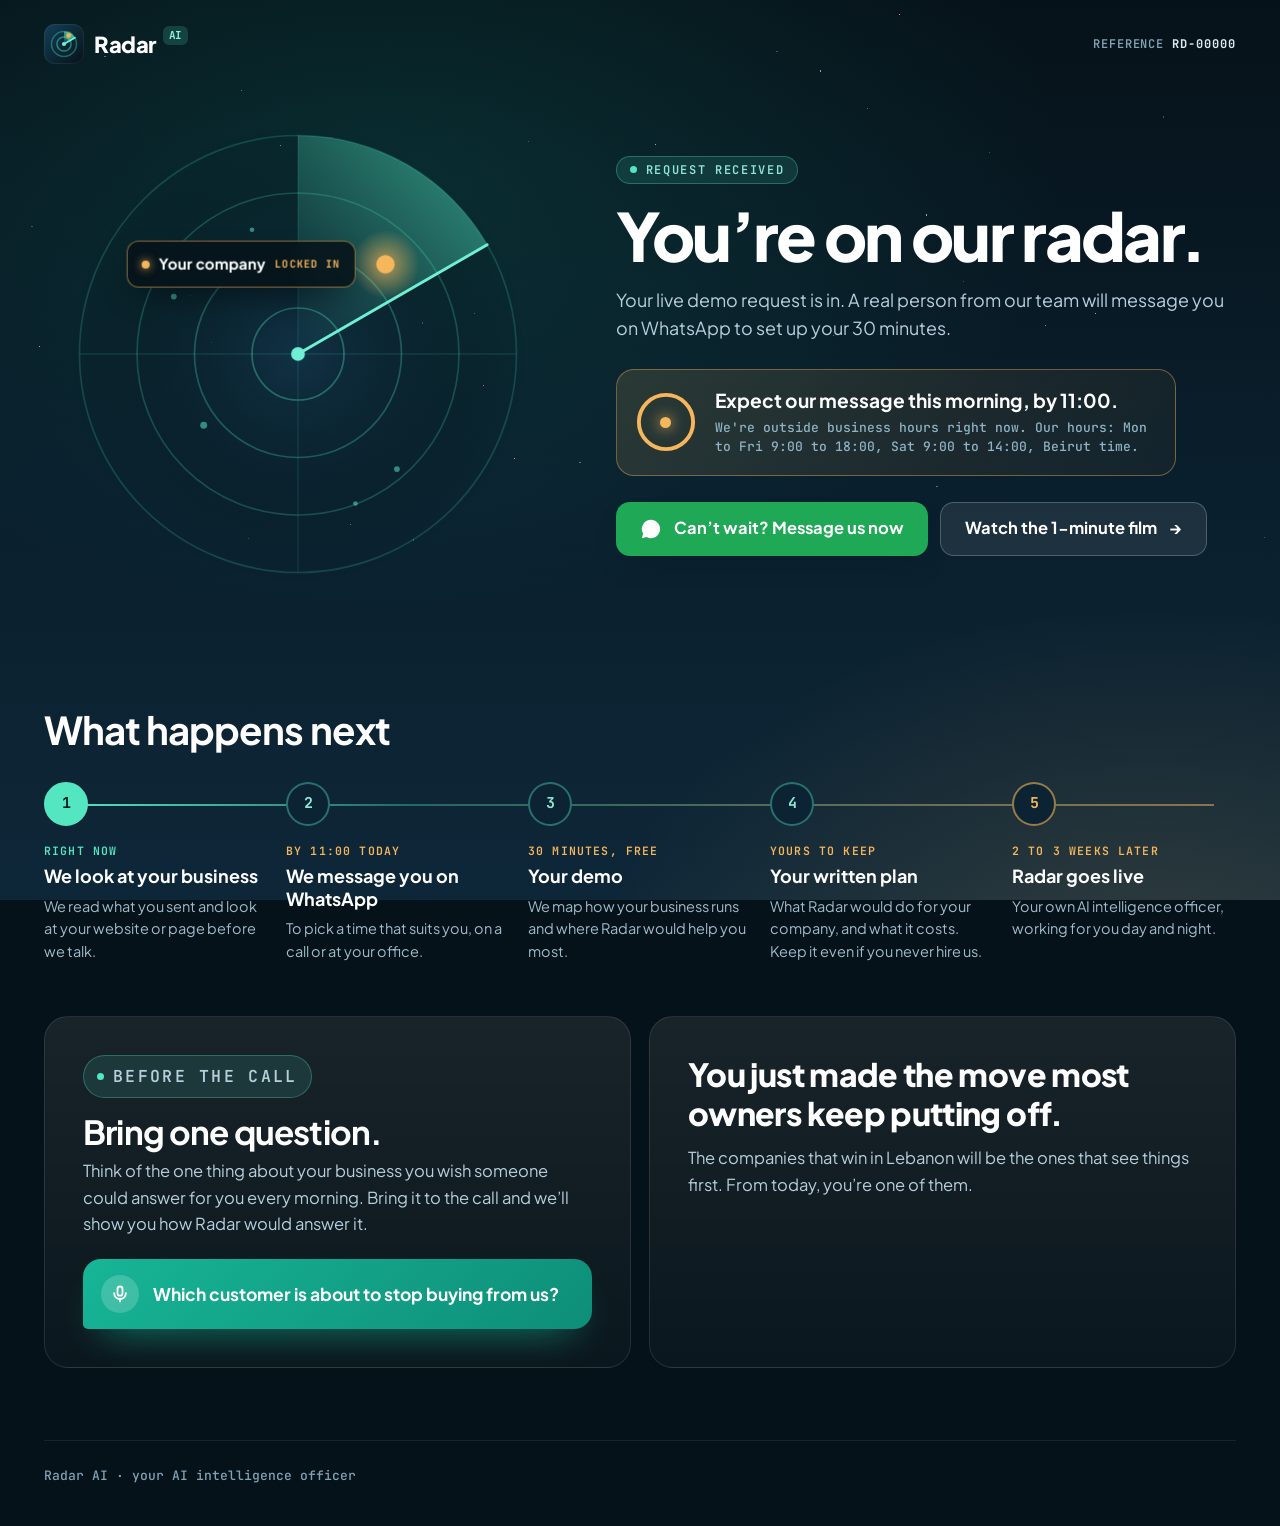
<file: thank-you.html>
<!doctype html>
<html lang="en">
<head>
<meta charset="utf-8">
<meta name="viewport" content="width=device-width, initial-scale=1, viewport-fit=cover">
<title>You're on our radar · Radar AI</title>
<meta name="robots" content="noindex">
<meta name="theme-color" content="#061219">
<link rel="icon" href="data:image/svg+xml,%3Csvg xmlns=%22http://www.w3.org/2000/svg%22 viewBox=%220 0 48 48%22 width=%2248%22 height=%2248%22%3E %3Cdefs%3E  %3ClinearGradient id=%22rb%22 x1=%220%22 y1=%220%22 x2=%221%22 y2=%221%22%3E%3Cstop offset=%220%22 stop-color=%22%23153F57%22/%3E%3Cstop offset=%221%22 stop-color=%22%23061219%22/%3E%3C/linearGradient%3E  %3ClinearGradient id=%22rs%22 x1=%220%22 y1=%221%22 x2=%22.7%22 y2=%220%22%3E%3Cstop offset=%220%22 stop-color=%22%233FE0BE%22 stop-opacity=%22.05%22/%3E%3Cstop offset=%221%22 stop-color=%22%233FE0BE%22 stop-opacity=%22.95%22/%3E%3C/linearGradient%3E  %3CradialGradient id=%22rg%22 cx=%22.5%22 cy=%22.5%22 r=%22.5%22%3E%3Cstop offset=%220%22 stop-color=%22%23F0B25A%22 stop-opacity=%22.55%22/%3E%3Cstop offset=%221%22 stop-color=%22%23F0B25A%22 stop-opacity=%220%22/%3E%3C/radialGradient%3E %3C/defs%3E %3Crect width=%2248%22 height=%2248%22 rx=%2213%22 fill=%22url%28%23rb%29%22/%3E %3Crect x=%22.5%22 y=%22.5%22 width=%2247%22 height=%2247%22 rx=%2212.5%22 fill=%22none%22 stroke=%22%23fff%22 stroke-opacity=%22.09%22/%3E %3Ccircle cx=%2224%22 cy=%2224%22 r=%2215%22 fill=%22none%22 stroke=%22%233FE0BE%22 stroke-opacity=%22.38%22 stroke-width=%221.8%22/%3E %3Ccircle cx=%2224%22 cy=%2224%22 r=%228.5%22 fill=%22none%22 stroke=%22%233FE0BE%22 stroke-opacity=%22.5%22 stroke-width=%221.8%22/%3E %3Cpath d=%22M24 24 L24 9 A15 15 0 0 1 36.99 16.5 Z%22 fill=%22url%28%23rs%29%22/%3E %3Cpath d=%22M24 24 L36.99 16.5%22 stroke=%22%236FF0D4%22 stroke-width=%222.2%22 stroke-linecap=%22round%22/%3E %3Ccircle cx=%2224%22 cy=%2224%22 r=%222.5%22 fill=%22%236FF0D4%22/%3E %3Ccircle cx=%2229.6%22 cy=%2213.9%22 r=%226%22 fill=%22url%28%23rg%29%22/%3E %3Ccircle cx=%2229.6%22 cy=%2213.9%22 r=%222.7%22 fill=%22%23F0B25A%22/%3E%3C/svg%3E">
<link rel="preconnect" href="https://fonts.googleapis.com">
<link rel="preconnect" href="https://fonts.gstatic.com" crossorigin>
<link rel="stylesheet" href="https://fonts.googleapis.com/css2?family=IBM+Plex+Sans+Arabic:wght@400;500;600&family=JetBrains+Mono:wght@400;500;600;700&family=Plus+Jakarta+Sans:wght@400;500;600;700;800&display=swap">
<link rel="stylesheet" href="styles.css">
<link rel="stylesheet" href="thanks.css">
</head>
<body class="ty" data-page="thanks">
<noscript><img height="1" width="1" style="display:none" alt="" src="https://www.facebook.com/tr?id=1576308963443590&amp;ev=PageView&amp;noscript=1"></noscript>
<div class="ty-sky" aria-hidden="true"></div>
<header class="ty-top wrap">
  <a class="ty-logo" href="index.html" aria-label="Radar AI home"><svg xmlns="http://www.w3.org/2000/svg" viewBox="0 0 48 48" aria-hidden="true">
  <defs>
    <linearGradient id="rb" x1="0" y1="0" x2="1" y2="1"><stop offset="0" stop-color="#153F57"/><stop offset="1" stop-color="#061219"/></linearGradient>
    <linearGradient id="rs" x1="0" y1="1" x2=".7" y2="0"><stop offset="0" stop-color="#3FE0BE" stop-opacity=".05"/><stop offset="1" stop-color="#3FE0BE" stop-opacity=".95"/></linearGradient>
    <radialGradient id="rg" cx=".5" cy=".5" r=".5"><stop offset="0" stop-color="#F0B25A" stop-opacity=".55"/><stop offset="1" stop-color="#F0B25A" stop-opacity="0"/></radialGradient>
  </defs>
  <rect width="48" height="48" rx="13" fill="url(#rb)"/>
  <rect x=".5" y=".5" width="47" height="47" rx="12.5" fill="none" stroke="#fff" stroke-opacity=".09"/>
  <circle cx="24" cy="24" r="15" fill="none" stroke="#3FE0BE" stroke-opacity=".38" stroke-width="1.8"/>
  <circle cx="24" cy="24" r="8.5" fill="none" stroke="#3FE0BE" stroke-opacity=".5" stroke-width="1.8"/>
  <path d="M24 24 L24 9 A15 15 0 0 1 36.99 16.5 Z" fill="url(#rs)"/>
  <path d="M24 24 L36.99 16.5" stroke="#6FF0D4" stroke-width="2.2" stroke-linecap="round"/>
  <circle cx="24" cy="24" r="2.5" fill="#6FF0D4"/>
  <circle cx="29.6" cy="13.9" r="6" fill="url(#rg)"/>
  <circle cx="29.6" cy="13.9" r="2.7" fill="#F0B25A"/>
</svg>
<span>Radar</span><i>AI</i></a>
  <span class="ty-ref">Reference <b id="tyRef">RD-00000</b></span>
</header>

<main>
  <section class="ty-hero wrap">
    <div class="ty-radar" aria-hidden="true">
      <svg viewBox="0 0 400 400">
        <defs>
          <radialGradient id="tyBg" cx=".5" cy=".5" r=".5"><stop offset="0" stop-color="#113246"/><stop offset="1" stop-color="#061219" stop-opacity="0"/></radialGradient>
          <linearGradient id="tySw" x1="0" y1="1" x2="1" y2="0"><stop offset="0" stop-color="#54E6C1" stop-opacity="0"/><stop offset="1" stop-color="#54E6C1" stop-opacity=".55"/></linearGradient>
          <radialGradient id="tyBl" cx=".5" cy=".5" r=".5"><stop offset="0" stop-color="#F5B65C" stop-opacity=".7"/><stop offset="1" stop-color="#F5B65C" stop-opacity="0"/></radialGradient>
        </defs>
        <circle cx="200" cy="200" r="196" fill="url(#tyBg)"/>
        <g fill="none" stroke="#54E6C1">
          <circle cx="200" cy="200" r="190" stroke-opacity=".18" stroke-width="1.5"/>
          <circle cx="200" cy="200" r="140" stroke-opacity=".22" stroke-width="1.5"/>
          <circle cx="200" cy="200" r="90" stroke-opacity=".28" stroke-width="1.5"/>
          <circle cx="200" cy="200" r="40" stroke-opacity=".34" stroke-width="1.5"/>
          <path d="M200 10v380M10 200h380" stroke-opacity=".12" stroke-width="1.2"/>
        </g>
        <g class="ty-sweep"><path d="M200 200 L200 10 A190 190 0 0 1 364.5 105 Z" fill="url(#tySw)"/><path d="M200 200 L364.5 105" stroke="#6FF0D4" stroke-width="2.5" stroke-linecap="round"/></g>
        <g class="ty-dots" fill="#54E6C1"><circle cx="118" cy="262" r="3"/><circle cx="286" cy="300" r="2.5"/><circle cx="92" cy="150" r="2.5"/><circle cx="250" cy="330" r="2"/><circle cx="160" cy="92" r="2"/></g>
        <g class="ty-blip">
          <circle class="ty-ring" cx="276" cy="122" r="12" fill="none" stroke="#F5B65C" stroke-width="2"/>
          <circle class="ty-ring ty-ring--2" cx="276" cy="122" r="12" fill="none" stroke="#F5B65C" stroke-width="2"/>
          <circle cx="276" cy="122" r="30" fill="url(#tyBl)"/>
          <circle cx="276" cy="122" r="8" fill="#F5B65C"/>
        </g>
        <circle cx="200" cy="200" r="6" fill="#6FF0D4"/>
      </svg>
      <div class="ty-tag"><i></i><b id="tyCompany">Your company</b><span>locked in</span></div>
    </div>

    <div class="ty-copy">
      <p class="ty-kicker">Request received</p>
      <h1>You&rsquo;re on our radar<span id="tyName"></span>.</h1>
      <p class="ty-lead">Your live demo request is in. A real person from our team will message you on WhatsApp to set up your 30 minutes.</p>
      <div class="ty-eta" id="tyEta">
        <div class="ty-eta__clock" aria-hidden="true"><svg viewBox="0 0 64 64"><circle cx="32" cy="32" r="28" fill="none" stroke="rgba(255,255,255,.12)" stroke-width="4"/><circle class="ty-eta__arc" cx="32" cy="32" r="28" fill="none" stroke="#54E6C1" stroke-width="4" stroke-linecap="round" pathLength="100"/></svg><i></i></div>
        <div class="ty-eta__txt"><b id="tyEtaMain">Expect our message within 2 hours.</b><span id="tyEtaSub">Business hours, Beirut time.</span></div>
      </div>
      <div class="ty-actions">
        <a class="btn btn--wa" id="tyWa" href="#" target="_blank" rel="noopener" hidden>
          <svg viewBox="0 0 24 24" aria-hidden="true"><path fill="currentColor" d="M12 2a10 10 0 0 0-8.6 15.1L2 22l5-1.3A10 10 0 1 0 12 2Zm5.2 12.6c-.3-.1-1.7-.8-1.9-.9-.3-.1-.5-.1-.7.1l-.9 1.1c-.2.2-.3.2-.6.1a7.6 7.6 0 0 1-3.8-3.3c-.3-.5.3-.5.8-1.6.1-.2 0-.4 0-.5l-.8-2c-.2-.5-.4-.5-.6-.5h-.5a1 1 0 0 0-.7.3 3 3 0 0 0-.9 2.2 5.2 5.2 0 0 0 1.1 2.7c.1.2 1.9 2.9 4.6 4 1.7.7 2.4.8 3.3.7.5-.1 1.7-.7 1.9-1.4.2-.7.2-1.2.2-1.4-.1-.1-.3-.2-.5-.3Z"/></svg>
          Can&rsquo;t wait? Message us now
        </a>
        <a class="btn ty-btn-ghost" href="index.html">Watch the 1-minute film <span class="arr" aria-hidden="true">→</span></a>
      </div>
    </div>
  </section>

  <section class="ty-next wrap" aria-labelledby="tyNextH">
    <h2 id="tyNextH">What happens next</h2>
    <ol class="ty-steps">
      <li class="is-now"><span class="ty-steps__n">1</span><div><em>Right now</em><b>We look at your business</b><p>We read what you sent and look at your website or page before we talk.</p></div></li>
      <li><span class="ty-steps__n">2</span><div><em id="tyStep2When">Within 2 hours</em><b>We message you on WhatsApp</b><p>To pick a time that suits you, on a call or at your office.</p></div></li>
      <li><span class="ty-steps__n">3</span><div><em>30 minutes, free</em><b>Your demo</b><p>We map how your business runs and where Radar would help you most.</p></div></li>
      <li><span class="ty-steps__n">4</span><div><em>Yours to keep</em><b>Your written plan</b><p>What Radar would do for your company, and what it costs. Keep it even if you never hire us.</p></div></li>
      <li><span class="ty-steps__n">5</span><div><em>2 to 3 weeks later</em><b>Radar goes live</b><p>Your own AI intelligence officer, working for you day and night.</p></div></li>
    </ol>
  </section>

  <section class="ty-prep wrap">
    <div class="ty-card ty-card--q">
      <p class="ty-kicker">Before the call</p>
      <h2>Bring one question.</h2>
      <p>Think of the one thing about your business you wish someone could answer for you every morning. Bring it to the call and we&rsquo;ll show you how Radar would answer it.</p>
      <div class="ty-ask" aria-live="polite"><span class="ty-ask__mic" aria-hidden="true"></span><b id="tyAsk">Which customer is about to stop buying from us?</b></div>
    </div>
    <div class="ty-card ty-card--m">
      <p class="ty-quote">You just made the move most owners keep putting off.</p>
      <p>The companies that win in Lebanon will be the ones that see things first. From today, you&rsquo;re one of them.</p>
    </div>
  </section>
</main>

<footer class="ty-foot wrap"><span>Radar AI &middot; your AI intelligence officer</span><span id="tySocial"></span></footer>

<script src="config.js"></script>
<script>
  /* before the pixel loads: match the lead to their Meta account (the pixel hashes these on the device) */
  (function () {
    try {
      var L = JSON.parse(sessionStorage.getItem('radar_lead') || 'null');
      if (!L) return;
      var m = {};
      if (L.email && /@/.test(L.email)) m.em = String(L.email).trim().toLowerCase();
      var d = String(L.phone || '').replace(/\D/g, '');
      if (d.indexOf('00') === 0) d = d.slice(2);
      if (d.indexOf('0') === 0) d = '961' + d.slice(1);
      if (d && d.length <= 8) d = '961' + d;
      if (d) m.ph = d;
      if (L.first) m.fn = String(L.first).toLowerCase();
      m.country = 'lb';
      window.RADAR_MATCH = m;
    } catch (e) {}
  })();
</script>
<script src="track.js"></script>
<script src="thanks.js"></script>
</body>
</html>
</file>
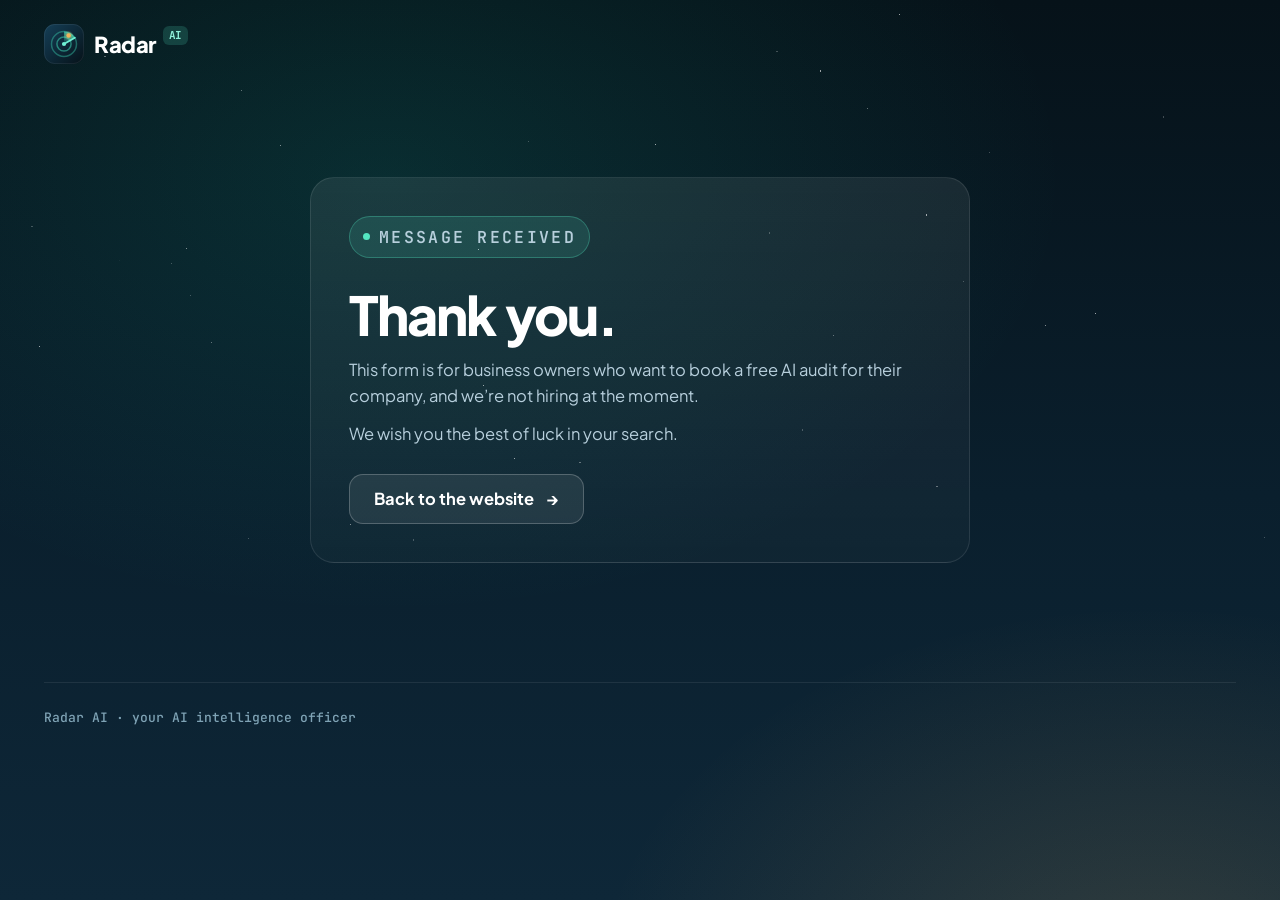
<file: thanks-job.html>
<!doctype html>
<html lang="en">
<head>
<meta charset="utf-8">
<meta name="viewport" content="width=device-width, initial-scale=1, viewport-fit=cover">
<title>Thank you · Radar AI</title>
<meta name="robots" content="noindex">
<meta name="theme-color" content="#061219">
<link rel="icon" href="data:image/svg+xml,%3Csvg xmlns=%22http://www.w3.org/2000/svg%22 viewBox=%220 0 48 48%22 width=%2248%22 height=%2248%22%3E %3Cdefs%3E  %3ClinearGradient id=%22rb%22 x1=%220%22 y1=%220%22 x2=%221%22 y2=%221%22%3E%3Cstop offset=%220%22 stop-color=%22%23153F57%22/%3E%3Cstop offset=%221%22 stop-color=%22%23061219%22/%3E%3C/linearGradient%3E  %3ClinearGradient id=%22rs%22 x1=%220%22 y1=%221%22 x2=%22.7%22 y2=%220%22%3E%3Cstop offset=%220%22 stop-color=%22%233FE0BE%22 stop-opacity=%22.05%22/%3E%3Cstop offset=%221%22 stop-color=%22%233FE0BE%22 stop-opacity=%22.95%22/%3E%3C/linearGradient%3E  %3CradialGradient id=%22rg%22 cx=%22.5%22 cy=%22.5%22 r=%22.5%22%3E%3Cstop offset=%220%22 stop-color=%22%23F0B25A%22 stop-opacity=%22.55%22/%3E%3Cstop offset=%221%22 stop-color=%22%23F0B25A%22 stop-opacity=%220%22/%3E%3C/radialGradient%3E %3C/defs%3E %3Crect width=%2248%22 height=%2248%22 rx=%2213%22 fill=%22url%28%23rb%29%22/%3E %3Crect x=%22.5%22 y=%22.5%22 width=%2247%22 height=%2247%22 rx=%2212.5%22 fill=%22none%22 stroke=%22%23fff%22 stroke-opacity=%22.09%22/%3E %3Ccircle cx=%2224%22 cy=%2224%22 r=%2215%22 fill=%22none%22 stroke=%22%233FE0BE%22 stroke-opacity=%22.38%22 stroke-width=%221.8%22/%3E %3Ccircle cx=%2224%22 cy=%2224%22 r=%228.5%22 fill=%22none%22 stroke=%22%233FE0BE%22 stroke-opacity=%22.5%22 stroke-width=%221.8%22/%3E %3Cpath d=%22M24 24 L24 9 A15 15 0 0 1 36.99 16.5 Z%22 fill=%22url%28%23rs%29%22/%3E %3Cpath d=%22M24 24 L36.99 16.5%22 stroke=%22%236FF0D4%22 stroke-width=%222.2%22 stroke-linecap=%22round%22/%3E %3Ccircle cx=%2224%22 cy=%2224%22 r=%222.5%22 fill=%22%236FF0D4%22/%3E %3Ccircle cx=%2229.6%22 cy=%2213.9%22 r=%226%22 fill=%22url%28%23rg%29%22/%3E %3Ccircle cx=%2229.6%22 cy=%2213.9%22 r=%222.7%22 fill=%22%23F0B25A%22/%3E%3C/svg%3E">
<link rel="preconnect" href="https://fonts.googleapis.com">
<link rel="preconnect" href="https://fonts.gstatic.com" crossorigin>
<link rel="stylesheet" href="https://fonts.googleapis.com/css2?family=IBM+Plex+Sans+Arabic:wght@400;500;600&family=JetBrains+Mono:wght@400;500;600;700&family=Plus+Jakarta+Sans:wght@400;500;600;700;800&display=swap">
<link rel="stylesheet" href="styles.css">
<link rel="stylesheet" href="thanks.css">
</head>
<body class="ty" data-page="job">
<noscript><img height="1" width="1" style="display:none" alt="" src="https://www.facebook.com/tr?id=1576308963443590&amp;ev=PageView&amp;noscript=1"></noscript>
<div class="ty-sky" aria-hidden="true"></div>
<header class="ty-top wrap">
  <a class="ty-logo" href="index.html" aria-label="Radar AI home"><svg xmlns="http://www.w3.org/2000/svg" viewBox="0 0 48 48" aria-hidden="true">
  <defs>
    <linearGradient id="rb" x1="0" y1="0" x2="1" y2="1"><stop offset="0" stop-color="#153F57"/><stop offset="1" stop-color="#061219"/></linearGradient>
    <linearGradient id="rs" x1="0" y1="1" x2=".7" y2="0"><stop offset="0" stop-color="#3FE0BE" stop-opacity=".05"/><stop offset="1" stop-color="#3FE0BE" stop-opacity=".95"/></linearGradient>
    <radialGradient id="rg" cx=".5" cy=".5" r=".5"><stop offset="0" stop-color="#F0B25A" stop-opacity=".55"/><stop offset="1" stop-color="#F0B25A" stop-opacity="0"/></radialGradient>
  </defs>
  <rect width="48" height="48" rx="13" fill="url(#rb)"/>
  <rect x=".5" y=".5" width="47" height="47" rx="12.5" fill="none" stroke="#fff" stroke-opacity=".09"/>
  <circle cx="24" cy="24" r="15" fill="none" stroke="#3FE0BE" stroke-opacity=".38" stroke-width="1.8"/>
  <circle cx="24" cy="24" r="8.5" fill="none" stroke="#3FE0BE" stroke-opacity=".5" stroke-width="1.8"/>
  <path d="M24 24 L24 9 A15 15 0 0 1 36.99 16.5 Z" fill="url(#rs)"/>
  <path d="M24 24 L36.99 16.5" stroke="#6FF0D4" stroke-width="2.2" stroke-linecap="round"/>
  <circle cx="24" cy="24" r="2.5" fill="#6FF0D4"/>
  <circle cx="29.6" cy="13.9" r="6" fill="url(#rg)"/>
  <circle cx="29.6" cy="13.9" r="2.7" fill="#F0B25A"/>
</svg>
<span>Radar</span><i>AI</i></a>
</header>
<main class="wrap ty-job">
  <div class="ty-card ty-job__card">
    <p class="ty-kicker">Message received</p>
    <h1>Thank you<span id="jobName"></span>.</h1>
    <p>This form is for business owners who want to book a free AI audit for their company, and we&rsquo;re not hiring at the moment.</p>
    <p id="jobIg" hidden>If that changes, we&rsquo;ll announce it on our <a id="jobIgLink" href="#" target="_blank" rel="noopener">Instagram</a>.</p>
    <p>We wish you the best of luck in your search.</p>
    <a class="btn ty-btn-ghost" href="index.html">Back to the website <span class="arr" aria-hidden="true">→</span></a>
  </div>
</main>
<footer class="ty-foot wrap"><span>Radar AI &middot; your AI intelligence officer</span></footer>
<script src="config.js"></script>
<script src="track.js"></script>
<script>
  /* Job seekers: a separate Meta signal (JobSeeker) to exclude from ads, never a Lead. */
  (function () {
    var C = window.RADAR || {}, L = null;
    try { L = JSON.parse(sessionStorage.getItem('radar_lead') || 'null'); } catch (e) {}
    if (L && L.first) document.getElementById('jobName').textContent = ', ' + L.first;
    if (C.instagram) { document.getElementById('jobIgLink').href = C.instagram; document.getElementById('jobIg').hidden = false; }
    if (L && L.id && window.track) {
      var key = 'radar_job_tracked_' + L.id, done = false;
      try { done = !!sessionStorage.getItem(key); } catch (e) {}
      if (!done) { window.track('JobSeeker', { page: L.page || 'home' }, { eventID: L.id }); try { sessionStorage.setItem(key, '1'); } catch (e) {} }
    }
    try { sessionStorage.removeItem('radar_lead'); } catch (e) {}
  })();
</script>
</body>
</html>
</file>
<file: styles.css>
/* Radar landing page. Light theme. Vanilla CSS, no build step. */

:root{
  --bg:#FFFFFF; --bg-2:#F5F9FB; --bg-3:#ECF3F7; --card:#FFFFFF;
  --ink:#0B1A24; --ink-2:#456171; --muted:#7A93A2;
  --line:#E3ECF2; --line-2:#CEDDE7;
  --teal:#0E9E86; --teal-2:#15C7A4; --teal-soft:#E4F7F2;
  --amber:#D9880F; --amber-soft:#FDF1DE; --rose:#D9544A; --rose-soft:#FCEBE9;
  --blue:#2E6FE8; --blue-soft:#E8F0FE; --navy:#0B2333;
  --sans:"Plus Jakarta Sans",system-ui,-apple-system,"Segoe UI",sans-serif;
  --mono:"JetBrains Mono",ui-monospace,Menlo,monospace;
  --ar:"IBM Plex Sans Arabic","Plus Jakarta Sans",system-ui,sans-serif;
  --gut:clamp(18px,4vw,44px); --sec:clamp(76px,10vw,140px);
  --shadow:0 24px 50px -28px rgba(11,26,36,.28);
  --shadow-lg:0 40px 80px -36px rgba(11,26,36,.32);
}
*{box-sizing:border-box;margin:0;padding:0}
html{scroll-behavior:smooth}
body{background:var(--bg);color:var(--ink);font:400 17px/1.65 var(--sans);-webkit-font-smoothing:antialiased;overflow-x:hidden}
img,svg{display:block;max-width:100%}
a{color:inherit;text-decoration:none}
button{font:inherit;color:inherit;background:none;border:0;cursor:pointer}
:focus-visible{outline:2px solid var(--teal);outline-offset:3px}
section{position:relative}
.wrap{width:min(1240px,100% - 2*var(--gut));margin-inline:auto}

h1,h2,h3{font-weight:700;letter-spacing:-.03em;line-height:1.04;text-wrap:balance}
h1{font-size:clamp(40px,5.4vw,74px);font-weight:800}
h2{font-size:clamp(31px,4vw,55px)}
h3{font-size:clamp(19px,1.7vw,22px);letter-spacing:-.02em;line-height:1.25}
h1 em,h2 em{font-style:normal;background:linear-gradient(96deg,var(--teal) 0%,#1BA0C9 46%,var(--amber) 100%);-webkit-background-clip:text;background-clip:text;color:transparent}
.kicker{display:inline-flex;align-items:center;gap:9px;margin-bottom:18px;padding:7px 13px;border-radius:999px;background:var(--teal-soft);font:600 12px/1.2 var(--mono);letter-spacing:.14em;text-transform:uppercase;color:#0B7D6A}
.kicker::before{content:"";width:7px;height:7px;border-radius:50%;background:var(--teal)}
.lead{font-size:clamp(17px,1.35vw,19.5px);line-height:1.62;color:var(--ink-2);max-width:60ch}
.note{font:500 13px/1.6 var(--mono);color:var(--muted)}
.head{max-width:880px;margin-bottom:clamp(38px,5vw,64px)}
.head .lead,h2 + .lead,h1 + .lead{margin-top:20px}

.btn{display:inline-flex;align-items:center;justify-content:center;gap:12px;padding:16px 24px;border-radius:14px;background:var(--ink);color:#fff;font-weight:700;font-size:16.5px;line-height:1;transition:transform .2s,box-shadow .25s,background .25s;box-shadow:0 14px 28px -14px rgba(11,26,36,.6)}
.btn:hover{transform:translateY(-1px);background:#12303f;box-shadow:0 20px 34px -14px rgba(11,26,36,.55)}
.btn .arr{transition:transform .2s}
.btn:hover .arr{transform:translateX(3px)}
.btn--sm{padding:12px 17px;font-size:15px;border-radius:12px}
.btn--big{padding:20px 30px;font-size:18px}
.btn--block{width:100%}
.btn--wa{background:#1FA855}
.btn--wa:hover{background:#18904a}
.btn--wa svg{width:22px;height:22px}
.tlink{color:var(--ink-2);text-underline-offset:5px;text-decoration:underline;text-decoration-color:var(--line-2);font-size:15.5px}
.tlink:hover{color:var(--ink);text-decoration-color:var(--teal)}

/* soft colour in the background */
.glow{position:fixed;inset:0;pointer-events:none;z-index:0;
  background:
    radial-gradient(760px 520px at var(--mx,82%) var(--my,4%),rgba(21,199,164,.13),transparent 68%),
    radial-gradient(680px 480px at 2% 14%,rgba(46,111,232,.09),transparent 70%),
    radial-gradient(700px 500px at 90% 62%,rgba(217,136,15,.08),transparent 72%);
  transition:background .4s}
main,.nav,.foot,.sticky{position:relative;z-index:1}

/* reveal */
.js .rv{opacity:0;transform:translateY(20px);transition:opacity .8s cubic-bezier(.2,.7,.2,1),transform .8s cubic-bezier(.2,.7,.2,1)}
.js .rv.in{opacity:1;transform:none}

/* nav */
.nav{position:sticky;top:0;z-index:40;backdrop-filter:blur(14px);background:rgba(255,255,255,.78);border-bottom:1px solid transparent;transition:border-color .3s,background .3s,box-shadow .3s}
.nav.is-stuck{border-color:var(--line);background:rgba(255,255,255,.94);box-shadow:0 10px 30px -24px rgba(11,26,36,.5)}
.nav__in{display:flex;align-items:center;gap:24px;height:74px}
.brand{display:inline-flex;align-items:center;gap:11px}
.brand__mark{display:block;width:40px;height:40px}
.brand__mark svg{display:block;width:40px;height:40px}
.brand__name{font-weight:800;font-size:22px;letter-spacing:-.02em;display:inline-flex;align-items:baseline;gap:8px}
.brand__name em{font:500 15px/1 var(--ar);font-style:normal;color:var(--muted)}
.brand__ai{font:700 11px/1 var(--mono);font-style:normal;letter-spacing:.06em;padding:4px 6px;border-radius:6px;background:var(--teal-soft);color:#0B7D6A;align-self:flex-start;margin-left:-4px;margin-top:1px}
.nav__links{display:flex;gap:26px;margin-left:auto;font-size:15px;color:var(--ink-2)}
.nav__links a:hover{color:var(--ink)}
.nav .btn{flex:none}

/* hero */
.hero{padding:clamp(34px,5vw,74px) 0 var(--sec)}
.hero__in{display:grid;grid-template-columns:minmax(0,1.05fr) minmax(0,.95fr);gap:clamp(36px,5vw,80px);align-items:center}
.cta-row{display:flex;flex-wrap:wrap;align-items:center;gap:16px 26px;margin-top:32px}
.ticks{list-style:none;display:grid;grid-template-columns:1fr 1fr;gap:12px 24px;margin-top:36px;padding-top:26px;border-top:1px solid var(--line);font-size:14.5px;line-height:1.4;color:var(--ink-2)}
.ticks li{display:flex;gap:10px}
.ticks li::before{content:"";flex:none;width:19px;height:19px;margin-top:1px;border-radius:50%;background:var(--teal-soft);
  background-image:url("data:image/svg+xml,%3Csvg xmlns='http://www.w3.org/2000/svg' viewBox='0 0 16 16'%3E%3Cpath d='M4 8.4l2.4 2.3 5-5.4' fill='none' stroke='%230E9E86' stroke-width='2' stroke-linecap='round' stroke-linejoin='round'/%3E%3C/svg%3E");
  background-repeat:no-repeat;background-position:center}

/* business picker */
.pick{margin-top:32px;padding-top:26px;border-top:1px solid var(--line)}
.pick__lab{font:600 12.5px/1.4 var(--mono);letter-spacing:.06em;color:var(--muted);margin-bottom:12px}
.pick__row{display:flex;flex-wrap:wrap;gap:8px}
.pick__btn{padding:11px 16px;border-radius:12px;background:#fff;border:1px solid var(--line-2);font-size:14.5px;font-weight:600;color:var(--ink-2);transition:.2s}
.pick__btn:hover{border-color:var(--teal);color:var(--ink)}
.pick__btn.is-on{background:var(--ink);border-color:var(--ink);color:#fff}

/* phone demo */
.hero__demo{display:grid;grid-template-columns:minmax(0,1fr);justify-items:center;gap:16px}
.phone{position:relative;width:min(100%,404px);max-width:100%;border-radius:40px;padding:12px;background:#fff;border:1px solid var(--line-2);box-shadow:var(--shadow-lg),0 0 0 10px rgba(11,26,36,.03)}
.phone__notch{position:absolute;left:50%;top:14px;width:100px;height:20px;transform:translateX(-50%);border-radius:0 0 14px 14px;background:var(--navy);z-index:3}
.phone__bar{display:flex;align-items:center;justify-content:space-between;gap:12px;padding:26px 14px 14px;border-radius:30px 30px 0 0;background:var(--navy);color:#fff}
.phone__who{display:flex;align-items:center;gap:11px;min-width:0}
.phone__who>span{min-width:0}
.phone__who i{white-space:nowrap;overflow:hidden;text-overflow:ellipsis}
.phone__av{display:block;width:38px;height:38px}
.phone__av svg{display:block;width:38px;height:38px}
.phone__who b{display:block;font-size:15.5px;font-weight:700;line-height:1.2}
.phone__who i{font:500 11.5px/1.4 var(--mono);font-style:normal;color:#8FE8D4}
.lang{display:inline-flex;padding:3px;border-radius:999px;background:rgba(255,255,255,.12)}
.lang__btn{padding:7px 11px;border-radius:999px;font:600 12px/1 var(--mono);color:#BFD4E0;transition:.2s}
.lang__btn.is-on{background:var(--teal-2);color:#04241C}
.thread{height:clamp(400px,54vh,486px);overflow-y:auto;padding:16px 12px 8px;display:flex;flex-direction:column;gap:12px;background:
  radial-gradient(circle at 20% 10%,rgba(21,199,164,.07),transparent 40%),
  radial-gradient(circle at 80% 70%,rgba(46,111,232,.06),transparent 45%),var(--bg-2);
  scrollbar-width:thin;scrollbar-color:var(--line-2) transparent}
.thread::-webkit-scrollbar{width:6px}
.thread::-webkit-scrollbar-thumb{background:var(--line-2);border-radius:99px}
.msg{max-width:92%;padding:13px 15px;border-radius:16px;font-size:14.6px;line-height:1.55;background:#fff;border:1px solid var(--line);border-bottom-left-radius:5px;box-shadow:0 6px 18px -12px rgba(11,26,36,.35);animation:pop .3s ease}
.msg--me{align-self:flex-end;background:#DFF6EC;border-color:#BCE9D8;border-radius:16px 16px 5px 16px;color:#093A2C;font-weight:600}
.msg--ar{direction:rtl;text-align:right;font-family:var(--ar);font-size:15px;line-height:1.8}
.msg--ar.msg--me{border-radius:16px 16px 16px 5px}
.msg b{color:var(--ink)}
.msg .n{display:inline-grid;place-items:center;width:19px;height:19px;margin-right:6px;border-radius:6px;background:var(--ink);color:#fff;font:700 11px/1 var(--mono);vertical-align:1px}
.msg--ar .n{margin:0 0 0 6px}
.msg .t{display:block;margin-top:8px;font:500 10.5px/1 var(--mono);color:var(--muted);letter-spacing:.06em}
.msg .src{display:inline-flex;align-items:center;gap:6px;margin-top:10px;padding:5px 9px;border-radius:999px;background:var(--teal-soft);color:#0B7D6A;font:600 10.5px/1 var(--mono)}
.msg ul{list-style:none;margin:10px 0 0;display:grid;gap:7px}
.msg li{display:flex;justify-content:space-between;gap:12px;font:500 12.5px/1.3 var(--mono);padding-bottom:7px;border-bottom:1px dashed var(--line-2)}
.msg li span:last-child{color:var(--amber);white-space:nowrap}
.msg--ar li{font-family:var(--ar)}
.msg .minichart{width:100%;height:auto;margin-top:12px}
.dots{display:inline-flex;gap:4px;padding:4px 0}
.dots i{width:7px;height:7px;border-radius:50%;background:var(--muted);animation:blinkdot 1.2s infinite}
.dots i:nth-child(2){animation-delay:.18s}
.dots i:nth-child(3){animation-delay:.36s}
@keyframes blinkdot{0%,60%,100%{opacity:.25}30%{opacity:1}}
@keyframes pop{from{opacity:0;transform:translateY(8px) scale(.98)}to{opacity:1;transform:none}}
.chips{display:flex;gap:8px;padding:12px 10px 4px;overflow-x:auto;scrollbar-width:none}
.chips::-webkit-scrollbar{display:none}
.chip{flex:none;padding:10px 14px;border-radius:999px;background:#fff;border:1px solid var(--line-2);font-size:13.5px;color:var(--ink-2);white-space:nowrap;transition:.2s}
.chip:hover{border-color:var(--teal);color:var(--ink)}
.chip[disabled]{opacity:.45;pointer-events:none}
.chip--ar{font-family:var(--ar)}
.demo__note{max-width:404px;font:500 12.5px/1.65 var(--mono);color:var(--muted);text-align:center}

/* pain */
.pain{background:var(--bg-2);padding:var(--sec) 0;border-block:1px solid var(--line)}
.pain__grid{display:grid;grid-template-columns:minmax(0,.9fr) minmax(0,1.1fr);gap:clamp(30px,4.5vw,70px);align-items:center}
.pain__photo{position:relative;border-radius:24px;overflow:hidden;box-shadow:var(--shadow-lg)}
.pain__photo img{width:100%;height:100%;object-fit:cover;aspect-ratio:4/5}
.pain__stamp{position:absolute;left:18px;bottom:18px;right:18px;padding:14px 16px;border-radius:16px;background:rgba(255,255,255,.93);backdrop-filter:blur(8px);font:600 13.5px/1.5 var(--sans);color:var(--ink)}
.pain__stamp i{display:block;font-style:normal;font:600 11px/1 var(--mono);letter-spacing:.12em;text-transform:uppercase;color:var(--rose);margin-bottom:6px}
.day{list-style:none;display:grid;gap:10px}
.day li{display:grid;grid-template-columns:78px minmax(0,1fr);column-gap:16px;padding:18px 20px;border-radius:16px;background:#fff;border:1px solid var(--line);box-shadow:0 10px 24px -22px rgba(11,26,36,.5)}
.day h3,.day p{grid-column:2}
.day__t{grid-row:span 2}
.day__t{font:600 13px/1.6 var(--mono);color:var(--rose)}
.day h3{font-size:18.5px;margin-bottom:5px}
.day p{font-size:15px;line-height:1.55;color:var(--ink-2)}
.pain__foot{max-width:70ch;margin-top:28px;font-size:clamp(18px,1.9vw,23px);line-height:1.5;letter-spacing:-.02em}

/* product screens */
.screens{padding:var(--sec) 0}
.app{border-radius:24px;overflow:hidden;background:#fff;border:1px solid var(--line-2);box-shadow:var(--shadow-lg)}
.app__bar{display:flex;align-items:center;gap:16px;padding:13px 18px;background:var(--bg-2);border-bottom:1px solid var(--line)}
.app__dots{display:flex;gap:6px}
.app__dots i{width:11px;height:11px;border-radius:50%;background:var(--line-2)}
.app__tabs{display:flex;gap:6px;overflow-x:auto;scrollbar-width:none}
.app__tabs::-webkit-scrollbar{display:none}
.app__tab{flex:none;padding:9px 15px;border-radius:10px;font-size:13.5px;font-weight:600;color:var(--muted);transition:.2s}
.app__tab:hover{color:var(--ink)}
.app__tab.is-on{background:#fff;color:var(--ink);box-shadow:0 1px 0 var(--line-2),0 6px 14px -10px rgba(11,26,36,.4)}
.app__live{margin-left:auto;display:inline-flex;align-items:center;gap:8px;font:600 11.5px/1 var(--mono);letter-spacing:.1em;text-transform:uppercase;color:var(--muted)}
.app__live i{width:8px;height:8px;border-radius:50%;background:var(--teal);animation:pulse 2.2s infinite}
@keyframes pulse{0%{box-shadow:0 0 0 0 rgba(14,158,134,.45)}70%,100%{box-shadow:0 0 0 9px rgba(14,158,134,0)}}
.pane{display:none;padding:clamp(16px,2.4vw,24px);background:var(--bg-2)}
.pane.is-on{display:block;animation:fade .4s ease}
@keyframes fade{from{opacity:0;transform:translateY(6px)}to{opacity:1;transform:none}}
.pane__note{margin-top:16px;font:500 12.5px/1.6 var(--mono);color:var(--muted)}
@keyframes growY{from{transform:scaleY(.02)}to{transform:scaleY(1)}}

.kpis{display:grid;grid-template-columns:repeat(4,minmax(0,1fr));gap:12px;margin-bottom:12px}
.kpi{padding:16px 18px 14px;border-radius:16px;background:#fff;border:1px solid var(--line);display:grid;gap:4px}
.kpi span{font:600 11px/1.3 var(--mono);letter-spacing:.06em;text-transform:uppercase;color:var(--muted)}
.kpi b{font-size:clamp(23px,2.4vw,30px);font-weight:800;letter-spacing:-.03em}
.kpi i{font-style:normal;font-size:12.5px;color:var(--ink-2)}
.kpi i.up{color:#0B7D6A} .kpi i.down{color:var(--rose)}
.kpi .spark{width:100%;height:32px;margin-top:4px;color:var(--teal)}
.kpi i.down ~ .spark{color:var(--rose)}

.board{display:grid;grid-template-columns:repeat(6,minmax(0,1fr));gap:12px}
.panel{margin:0;padding:18px;border-radius:16px;background:#fff;border:1px solid var(--line)}
.panel figcaption{display:flex;align-items:center;justify-content:space-between;gap:12px;margin-bottom:14px;font-size:14.5px}
.panel figcaption b{font-weight:700}
.panel--line{grid-column:span 4}
.panel:not(.panel--line):not(.panel--donut){grid-column:span 2}
.panel--donut{grid-column:span 2;display:flex;flex-direction:column}
.chart{width:100%;height:auto;overflow:visible}
.legend{display:inline-flex;align-items:center;gap:12px;font:600 11.5px/1 var(--mono);color:var(--muted)}
.legend i{display:inline-block;width:14px;height:3px;border-radius:2px;margin-right:6px;vertical-align:middle}
.l-mint{background:var(--teal)} .l-dim{background:var(--line-2)} .l-amber{background:var(--amber)}
.tag{padding:6px 10px;border-radius:999px;background:var(--bg-3);font:600 11.5px/1 var(--mono);color:var(--ink-2)}
.tag--warn{background:var(--rose-soft);color:#A93A31}
.donut__key{list-style:none;display:grid;gap:7px;margin-top:12px;font-size:13px;color:var(--ink-2)}
.donut__key li{display:flex;align-items:center;gap:9px}
.donut__key i{width:10px;height:10px;border-radius:3px;flex:none}
.donut__key b{margin-left:auto;font-family:var(--mono);font-size:12.5px;color:var(--ink)}
.risk{list-style:none;display:grid;gap:10px}
.risk li{display:grid;grid-template-columns:1fr auto;gap:2px 10px;padding-bottom:10px;border-bottom:1px dashed var(--line-2)}
.risk li:last-child{border:0;padding-bottom:0}
.risk span{font-size:14.5px}
.risk b{font-family:var(--mono);font-size:14px;color:var(--amber)}
.risk i{grid-column:1/-1;font-style:normal;font:500 11.5px/1 var(--mono);color:var(--muted)}

.ask__bar{display:flex;align-items:center;gap:10px;padding:16px 18px;border-radius:14px;background:#fff;border:1px solid var(--line-2);font:500 16px/1.4 var(--mono);color:var(--ink);box-shadow:0 10px 24px -20px rgba(11,26,36,.5)}
.ask__caret{color:var(--teal)}
.ask__cursor{width:9px;height:18px;background:var(--teal);animation:blink 1s steps(1) infinite}
@keyframes blink{50%{opacity:0}}
.ask__body{margin-top:14px;min-height:210px}
.ask__ans{display:grid;grid-template-columns:minmax(0,1.1fr) minmax(0,1fr);gap:18px;align-items:center;padding:18px;border-radius:16px;background:#fff;border:1px solid var(--line);animation:fade .45s ease}
.ask__ans--text{grid-template-columns:1fr;font-size:15.5px;line-height:1.6;color:var(--ink-2)}
.ask__ans p{font-size:15.5px;line-height:1.6;color:var(--ink-2)}
.ask__row{display:flex;flex-wrap:wrap;gap:8px;margin-top:14px}
.src{display:inline-flex;align-items:center;gap:6px;margin-top:10px;padding:5px 9px;border-radius:999px;background:var(--teal-soft);color:#0B7D6A;font:600 10.5px/1 var(--mono)}

.alerts{list-style:none;display:grid;gap:10px}
.alert{display:grid;grid-template-columns:auto 1fr auto;gap:14px;align-items:center;padding:16px 18px;border-radius:14px;background:#fff;border:1px solid var(--line)}
.alert__dot{width:10px;height:10px;border-radius:50%;background:var(--muted)}
.alert--bad{border-color:#F3C9C4;background:linear-gradient(90deg,var(--rose-soft),#fff 40%)}
.alert--bad .alert__dot{background:var(--rose)}
.alert--warn{background:linear-gradient(90deg,var(--amber-soft),#fff 40%)}
.alert--warn .alert__dot{background:var(--amber)}
.alert--good .alert__dot{background:var(--teal)}
.alert b{display:block;font-size:15.5px}
.alert span{font-size:14px;color:var(--ink-2)}
.alert__act{font:600 11.5px/1 var(--mono);letter-spacing:.1em;text-transform:uppercase;color:#0B7D6A;padding:8px 12px;border-radius:999px;background:var(--teal-soft)}
.alert--good .alert__act{color:var(--muted);background:var(--bg-3)}

.report{background:#fff;border-radius:16px;border:1px solid var(--line);padding:20px}
.report__head{display:flex;align-items:flex-end;justify-content:space-between;gap:16px;padding-bottom:16px;margin-bottom:16px;border-bottom:1px solid var(--line)}
.report__kick{font:600 11.5px/1 var(--mono);letter-spacing:.14em;text-transform:uppercase;color:#0B7D6A}
.report__head h3{margin-top:10px}
.report__grid{display:grid;grid-template-columns:minmax(0,1fr) minmax(0,1fr);gap:18px;align-items:center}
.report__points{list-style:none;display:grid;gap:12px;font-size:15px;color:var(--ink-2)}
.report__points li{padding-left:18px;position:relative}
.report__points li::before{content:"";position:absolute;left:0;top:9px;width:7px;height:7px;border-radius:50%;background:var(--teal)}

/* who we build for */
.who-for{padding:var(--sec) 0;background:var(--bg-2);border-block:1px solid var(--line)}
.whogrid{display:grid;grid-template-columns:repeat(4,minmax(0,1fr));gap:16px}
.whocard{display:grid;align-content:start;text-align:left;border-radius:18px;overflow:hidden;background:#fff;border:1px solid var(--line);color:inherit;box-shadow:0 14px 30px -26px rgba(11,26,36,.6);transition:.25s}
button.whocard{cursor:pointer}
button.whocard:hover{transform:translateY(-3px);box-shadow:var(--shadow);border-color:var(--line-2)}
.whocard.is-on{border-color:var(--teal);box-shadow:0 0 0 2px rgba(14,158,134,.25),var(--shadow)}
.whocard__img{position:relative;aspect-ratio:16/10;overflow:hidden;background:var(--bg-3)}
.whocard__img img{width:100%;height:100%;object-fit:cover;transition:transform .5s}
button.whocard:hover .whocard__img img{transform:scale(1.04)}
.whocard__body{display:grid;gap:9px;padding:18px 20px 20px}
.whocard b{font-size:17.5px;font-weight:700}
.whocard__pain{font-size:14.5px;line-height:1.5;color:var(--ink-2)}
.whocard__row{display:grid;gap:3px;font-size:13.5px;line-height:1.45;color:var(--ink-2);padding-top:10px;border-top:1px dashed var(--line-2)}
.whocard__row i{font-style:normal;font:600 10.5px/1 var(--mono);letter-spacing:.12em;text-transform:uppercase;color:var(--muted)}
.whocard__go{font:600 12.5px/1 var(--mono);color:#0B7D6A}

/* the maths */
.maths{padding:var(--sec) 0}
.calc{display:grid;grid-template-columns:minmax(0,.85fr) minmax(0,1.15fr);gap:clamp(22px,3vw,38px);padding:clamp(22px,3vw,36px);border-radius:24px;background:#fff;border:1px solid var(--line-2);box-shadow:var(--shadow)}
.calc__inputs{display:grid;gap:26px;align-content:start}
.slider{display:grid;gap:10px}
.slider__top{display:flex;align-items:flex-start;justify-content:space-between;gap:16px}
.slider__top i{font-style:normal;font-size:14.5px;line-height:1.45;color:var(--ink-2);max-width:34ch}
.slider__top b{font:800 26px/1 var(--sans);letter-spacing:-.02em;color:var(--teal);white-space:nowrap}
.slider input[type=range]{-webkit-appearance:none;appearance:none;width:100%;height:8px;border-radius:99px;background:linear-gradient(90deg,var(--teal),var(--amber));outline:none}
.slider input[type=range]::-webkit-slider-thumb{-webkit-appearance:none;width:26px;height:26px;border-radius:50%;background:#fff;border:3px solid var(--teal);cursor:grab;box-shadow:0 6px 14px rgba(11,26,36,.25)}
.slider input[type=range]::-moz-range-thumb{width:26px;height:26px;border-radius:50%;background:#fff;border:3px solid var(--teal);cursor:grab}
.slider__scale{display:flex;justify-content:space-between;font:600 11px/1 var(--mono);color:var(--muted)}
.calc__honest{font:500 12.5px/1.65 var(--mono);color:var(--muted)}
.calc__out{display:grid;grid-template-columns:minmax(0,1fr);gap:14px;align-content:start}
.calc .calc__out>.panel{grid-column:1/-1}
.calc__big{display:grid;grid-template-columns:1fr 1fr;gap:14px}
.calc__big div{padding:20px 22px;border-radius:16px;background:var(--bg-2);border:1px solid var(--line)}
.calc__big span{display:block;font:600 11.5px/1.3 var(--mono);letter-spacing:.06em;text-transform:uppercase;color:var(--muted)}
.calc__big b{display:block;margin-top:8px;font-size:clamp(34px,4vw,48px);font-weight:800;letter-spacing:-.04em;background:linear-gradient(96deg,var(--teal),var(--amber));-webkit-background-clip:text;background-clip:text;color:transparent}
.calc__big i{font-style:normal;font:600 12px/1 var(--mono);color:var(--muted)}
.calc__note{font-size:14.5px;line-height:1.6;color:var(--ink-2)}
.calc__note b{color:var(--ink)}
.beyond{margin-top:20px;padding:clamp(24px,3vw,34px);border-radius:22px;background:var(--navy);color:#DCE9F0}
.beyond h3{margin-bottom:18px;font-size:clamp(21px,2.2vw,26px);color:#fff}
.beyond ul{list-style:none;display:grid;grid-template-columns:repeat(2,minmax(0,1fr));gap:16px 28px}
.beyond li{font-size:15.5px;line-height:1.6;padding-left:18px;position:relative}
.beyond li::before{content:"";position:absolute;left:0;top:10px;width:7px;height:7px;border-radius:50%;background:var(--teal-2)}
.beyond b{color:#fff}

/* plumbing */
.plumb{padding:var(--sec) 0;background:var(--bg-2);border-block:1px solid var(--line)}
.plumb__grid{display:grid;grid-template-columns:minmax(0,1fr) minmax(0,1fr);gap:clamp(34px,5vw,76px);align-items:center}
.chipset{list-style:none;display:flex;flex-wrap:wrap;gap:9px;margin:28px 0 18px}
.chipset li{padding:10px 15px;border-radius:10px;background:#fff;border:1px solid var(--line);font:500 13.5px/1 var(--mono);color:var(--ink-2)}
.flow{padding:clamp(16px,2.6vw,28px);border-radius:22px;background:#fff;border:1px solid var(--line)}
.flow svg{width:100%;height:auto}
.flow__src rect,.flow__out rect{fill:var(--bg-2);stroke:var(--line-2);stroke-width:1}
.flow__src text,.flow__out text{fill:var(--ink-2)}
.flow__out text.sm{fill:var(--muted);font-size:10.5px}
.flow__core circle{fill:var(--navy);stroke:none}
.flow__ring{fill:none;stroke:var(--teal);stroke-width:1.5;opacity:.5;transform-origin:320px 210px;animation:ring 3.4s ease-out infinite}
@keyframes ring{0%{transform:scale(1);opacity:.5}100%{transform:scale(1.5);opacity:0}}
.flow__wire path{stroke-dasharray:5 7;animation:dash 2.4s linear infinite}
@keyframes dash{to{stroke-dashoffset:-48}}
.flow figcaption{margin-top:16px;font:500 12.5px/1.6 var(--mono);color:var(--muted)}

/* proof */
.proof{padding:var(--sec) 0}
.works{display:grid;grid-template-columns:repeat(2,minmax(0,1fr));gap:16px}
.work{margin:0;border-radius:18px;overflow:hidden;background:#fff;border:1px solid var(--line);display:flex;flex-direction:column;box-shadow:0 16px 34px -30px rgba(11,26,36,.7)}
.work--wide{grid-column:1 / -1}
.work img{width:100%;border-bottom:1px solid var(--line)}
.work--wide img{max-height:520px;object-fit:cover;object-position:top}
.work figcaption{padding:20px 22px 24px;display:grid;gap:8px}
.work figcaption b{font-size:16.5px}
.work figcaption span{font-size:14.8px;line-height:1.55;color:var(--ink-2)}
.proof .note{margin-top:22px}

/* how */
.how{padding:var(--sec) 0;background:var(--bg-2);border-block:1px solid var(--line)}
.steps{list-style:none;display:grid;grid-template-columns:repeat(4,minmax(0,1fr));gap:16px}
.steps li{position:relative;padding:22px 22px 28px;border-radius:18px;background:#fff;border:1px solid var(--line);overflow:hidden}
.steps li::after{content:"";position:absolute;inset:auto -30% -46% auto;width:180px;height:180px;border-radius:50%;background:radial-gradient(circle,rgba(14,158,134,.07),transparent 70%)}
.ill{display:block;width:108px;height:78px;margin-bottom:4px}
.steps li>*{position:relative;z-index:1}
.ill--band{width:112px;height:82px;flex:none;margin:0}
.ill--faq{width:150px;height:108px;margin-top:22px;opacity:.95}
.steps__n{display:inline-grid;place-items:center;width:30px;height:30px;border-radius:9px;background:var(--amber-soft);color:#9A5E06;font:700 12.5px/1 var(--mono)}
.steps h3{margin:14px 0 10px}
.steps p{font-size:15px;color:var(--ink-2)}
.price{display:flex;flex-wrap:wrap;align-items:center;justify-content:space-between;gap:20px 28px;margin-top:18px;padding:28px 30px;border-radius:20px;background:linear-gradient(115deg,var(--teal-soft),var(--blue-soft) 60%,var(--amber-soft));border:1px solid var(--line)}
.price>div{flex:1 1 380px}
.price h3{margin-bottom:8px}
.price p{max-width:60ch;color:var(--ink-2);font-size:15.5px}

/* faq */
.faq{padding:var(--sec) 0}
.faq__grid{display:grid;grid-template-columns:minmax(0,.8fr) minmax(0,1.2fr);gap:clamp(30px,5vw,76px);align-items:start}
.faq details{border-top:1px solid var(--line)}
.faq details:last-child{border-bottom:1px solid var(--line)}
.faq summary{display:flex;align-items:center;justify-content:space-between;gap:20px;padding:22px 0;list-style:none;cursor:pointer;font-weight:600;font-size:clamp(17px,1.6vw,19px)}
.faq summary::-webkit-details-marker{display:none}
.faq summary::after{content:"";flex:none;width:26px;height:26px;border-radius:50%;border:1px solid var(--line-2);
  background:linear-gradient(var(--teal),var(--teal)) center/10px 1.6px no-repeat,linear-gradient(var(--teal),var(--teal)) center/1.6px 10px no-repeat;transition:transform .3s}
.faq details[open] summary::after{transform:rotate(45deg)}
.faq .a{padding:0 40px 22px 0;color:var(--ink-2);font-size:15.5px}

/* who you deal with */
.who{padding:0 0 var(--sec)}
.who__grid{display:grid;grid-template-columns:minmax(0,1.3fr) minmax(0,.7fr);gap:16px;align-items:stretch}
.who__card{padding:clamp(28px,3.4vw,46px);border-radius:24px;background:var(--navy);color:#DCE9F0}
.who__card .kicker{background:rgba(255,255,255,.1);color:#8FE8D4}
.who__card .kicker::before{background:var(--teal-2)}
.who__card h2{margin-bottom:18px;font-size:clamp(26px,2.8vw,36px);color:#fff}
.who__card p{margin-bottom:14px;max-width:62ch}
.who__stats{list-style:none;display:grid;gap:16px}
.who__stats li{padding:22px 24px;border-radius:18px;background:#fff;border:1px solid var(--line)}
.who__stats b{display:block;font-size:clamp(38px,4.2vw,54px);font-weight:800;letter-spacing:-.04em;line-height:1;background:linear-gradient(96deg,var(--teal),var(--amber));-webkit-background-clip:text;background-clip:text;color:transparent}
.who__stats span{display:block;margin-top:8px;font-size:14.5px;color:var(--ink-2)}

/* audit */
.audit{padding:0 0 var(--sec)}
.audit__grid{display:grid;grid-template-columns:minmax(0,1fr) minmax(0,.85fr);gap:clamp(28px,4vw,56px);align-items:center;padding:clamp(28px,4.5vw,58px);border-radius:28px;
  background:linear-gradient(120deg,var(--teal-soft),#fff 45%,var(--amber-soft));border:1px solid var(--line-2);box-shadow:var(--shadow)}
.audit__copy h2{margin-bottom:16px}
.audit__copy .btn{margin:26px 0 14px}
.form{display:grid;gap:14px;padding:clamp(22px,2.6vw,30px);border-radius:22px;background:#fff;border:1px solid var(--line);box-shadow:var(--shadow)}
.form h3{margin-bottom:4px}
.form__hp{position:absolute;left:-9999px}
.field{display:grid;gap:7px}
.field span{font:600 12px/1 var(--mono);letter-spacing:.1em;text-transform:uppercase;color:var(--muted)}
.field input,.field textarea{width:100%;padding:14px 16px;border-radius:12px;background:var(--bg-2);border:1px solid var(--line-2);color:var(--ink);font:400 16px/1.5 var(--sans);resize:vertical}
.field input:focus,.field textarea:focus{border-color:var(--teal);outline:none;background:#fff}
.form__note{font:500 12.5px/1.6 var(--mono);color:var(--muted);text-align:center}
.form.is-sent .field,.form.is-sent button{display:none}

/* footer + sticky */
.foot{padding:40px 0 120px;border-top:1px solid var(--line);color:var(--muted);background:var(--bg-2)}
.foot__in{display:flex;flex-wrap:wrap;align-items:center;gap:16px 28px}
.foot__line{font-size:14.5px;color:var(--ink-2)}
.foot__links{display:flex;gap:20px;margin-left:auto;font-size:14.5px}
.foot__links a:hover{color:var(--ink)}
.sticky{position:fixed;left:12px;right:12px;bottom:12px;z-index:50;display:flex;align-items:center;gap:14px;padding:12px 12px 12px 18px;border-radius:16px;
  background:rgba(255,255,255,.96);backdrop-filter:blur(12px);border:1px solid var(--line-2);box-shadow:var(--shadow-lg);
  transform:translateY(160%);transition:transform .45s cubic-bezier(.2,.8,.2,1)}
.sticky.is-on{transform:none}
.sticky__txt b{display:block;font-size:15px;font-weight:700}
.sticky__txt span{display:block;font:500 12px/1.4 var(--mono);color:var(--muted)}
.sticky .btn{margin-left:auto;flex:none}
@media (min-width:860px){.sticky{left:auto;right:24px;bottom:24px;width:390px}}

/* responsive */
@media (max-width:1080px){
  .kpis{grid-template-columns:1fr 1fr}
  .board{grid-template-columns:repeat(2,minmax(0,1fr))}
  .panel--line{grid-column:span 2}
  .panel:not(.panel--line):not(.panel--donut),.panel--donut{grid-column:span 1}
  .whogrid{grid-template-columns:1fr 1fr}
  .calc,.report__grid{grid-template-columns:1fr}
  .steps{grid-template-columns:1fr 1fr}
  .who__grid{grid-template-columns:1fr}
  .who__stats{grid-template-columns:repeat(3,1fr)}
}
@media (max-width:900px){
  .hero__in,.plumb__grid,.faq__grid,.audit__grid,.pain__grid{grid-template-columns:minmax(0,1fr)}
  /* mobile: the phone comes before the small print, so it is on screen early */
  .hero__in{display:flex;flex-direction:column}
  .hero__copy{display:contents}
  .hero__in>*,.kicker,.hero__copy h1,.hero__copy .lead,.cta-row,.hero__demo,.pick,.ticks{min-width:0;max-width:100%}
  .kicker{order:1}.hero__copy h1{order:2}.hero__copy .lead{order:3}.cta-row{order:4}
  .hero__demo{order:5;margin-top:4px}
  .pick{order:6;margin-top:30px}
  .ticks{order:7;margin-top:26px}
  .sm-off{display:none}
  .ill{width:92px;height:68px}
  .ill--faq{display:none}
  .hero{padding-top:20px}
  .kicker{margin-bottom:18px}
  .hero__copy .lead{margin-top:14px}
  .cta-row{margin-top:24px}
  .nav__links{display:none}
  .works{grid-template-columns:1fr}
  .work--wide img{max-height:none}
  .pain__photo img{aspect-ratio:16/10}
}
@media (max-width:640px){
  body{font-size:16.5px}
  .kpis,.board,.whogrid,.calc__big,.beyond ul,.steps,.who__stats,.ticks{grid-template-columns:1fr}
  .panel--line,.panel:not(.panel--line):not(.panel--donut),.panel--donut{grid-column:span 1}
  .ask__ans{grid-template-columns:1fr}
  .app__bar{gap:10px;padding:12px}
  .app__live{display:none}
  .slider__top{flex-direction:column;gap:6px}
  .day li{grid-template-columns:1fr;gap:6px}
  .foot__links{margin-left:0;width:100%}
  .foot{padding-bottom:140px}
}
@media (prefers-reduced-motion:reduce){
  html{scroll-behavior:auto}
  *,*::before,*::after{animation-duration:.01ms !important;animation-iteration-count:1 !important;transition-duration:.01ms !important}
}

/* the link out to the restaurants page */
.note--link{margin-top:26px;font-size:15.5px}
.note--link a{color:var(--teal);font-weight:600;text-decoration:none;border-bottom:1px solid rgba(14,158,134,.35)}
.note--link a:hover{border-bottom-color:var(--teal)}

/* the gap: what waiting costs, drawn as arithmetic */
.gap{padding:var(--sec) 0;background:var(--bg-2);border-top:1px solid var(--line)}
.gap__grid{display:grid;grid-template-columns:minmax(0,1.1fr) minmax(0,.9fr);gap:clamp(20px,3vw,38px);align-items:center}
/* .panel defaults to span 2 inside the dashboard grid; keep it out of these layouts */
.gap .gap__grid>.panel{grid-column:auto;padding:22px}
.gap .chart{width:100%;height:auto}
.panel__note{margin-top:12px;font-size:13.5px;line-height:1.55;color:var(--ink-2)}
.gap__pts{list-style:none;display:grid;gap:18px}
.gap__pts li{padding-left:20px;border-left:2px solid var(--teal);font-size:15.5px;line-height:1.62;color:var(--ink-2)}
.gap__pts b{color:var(--ink)}
@media (max-width:900px){
  .gap__grid{grid-template-columns:minmax(0,1fr)}
  .gap__pts li{font-size:15px}
}

.gap__cta{display:flex;flex-wrap:wrap;align-items:center;gap:16px 22px;margin-top:30px}
.gap__cta span{font-size:14.5px;color:var(--ink-2)}

/* while you sleep: the machine's night, against the owner's day */
.night{padding:var(--sec) 0;background:var(--navy);color:#fff;position:relative;overflow:hidden}
.night::before{content:"";position:absolute;inset:-20% -10% auto auto;width:640px;height:640px;border-radius:50%;
  background:radial-gradient(circle,rgba(21,199,164,.16),transparent 68%);pointer-events:none}
.night>*{position:relative}
.head--on h2,.head--on .lead{color:#fff}
.head--on .kicker{background:rgba(21,199,164,.14);color:#8FE8D4;border-color:rgba(21,199,164,.22)}
.head--on .lead{color:#B7CFDC}
.head--on h2 em{background:linear-gradient(96deg,#54E6C1,#F0B25A);-webkit-background-clip:text;background-clip:text;color:transparent}
.night__list{list-style:none;counter-reset:n;display:grid;gap:0;margin-top:14px;padding-left:0}
.night__list li{display:grid;grid-template-columns:78px 52px minmax(0,1fr);gap:0 18px;padding:24px 0 26px;
  border-top:1px solid rgba(255,255,255,.1);position:relative;align-items:start}
.night__list li:first-child{border-top:0}

.night__list li::after{content:"";position:absolute;left:122px;top:76px;bottom:-6px;width:1px;background:rgba(255,255,255,.12)}
.night__list li:last-child::after{display:none}

.night__t{font:600 13.5px/1 var(--mono);color:#8FE8D4;padding-top:14px}
.night__ic{display:grid;place-items:center;width:52px;height:52px;border-radius:14px;
  background:rgba(255,255,255,.05);border:1px solid rgba(255,255,255,.12)}
.night__ic svg{width:30px;height:30px}
.night__list li:last-child .night__t{color:#F0B25A}
.night h3{font-size:19px;letter-spacing:-.01em;margin-bottom:7px;color:#fff}
.night p{font-size:15.5px;line-height:1.62;color:#AFC8D6;max-width:72ch}
.night__foot{margin-top:28px;font:500 13.5px/1.6 var(--mono);color:#7FA3B5}
@media (max-width:640px){
  .night__list li{grid-template-columns:44px minmax(0,1fr);gap:4px 14px;padding:20px 0 22px}
  .night__list li::after{display:none}
  .night__t{grid-column:2;padding-top:0;margin-bottom:2px}
  .night__ic{grid-row:span 2;width:44px;height:44px;border-radius:12px}
  .night__ic svg{width:25px;height:25px}
  .night__list li>div{grid-column:2}
  .night h3{font-size:17.5px}
  .night p{font-size:15px}
}

/* clients: placeholder brand wall until the real names land */
.clients{padding:var(--sec) 0;background:var(--bg-2);border-top:1px solid var(--line)}
.logos{list-style:none;display:grid;grid-template-columns:repeat(6,minmax(0,1fr));gap:14px;margin-top:8px}
.logo{display:grid;place-items:center;height:96px;border-radius:14px;background:#fff;border:1px dashed var(--line-2)}
.logo span{font:600 13px/1 var(--mono);letter-spacing:.08em;text-transform:uppercase;color:var(--muted)}
.clients__row{display:grid;grid-template-columns:repeat(3,minmax(0,1fr));gap:16px;margin-top:22px}
.clients__card{padding:24px 22px 26px;border-radius:18px;background:#fff;border:1px solid var(--line)}
.clients__card h3{font-size:18px;margin:6px 0 8px}
.clients__card p{font-size:14.5px;line-height:1.6;color:var(--ink-2)}
.ill--sm{width:86px;height:62px}
@media (max-width:900px){
  .logos{grid-template-columns:repeat(3,minmax(0,1fr))}
  .clients__row{grid-template-columns:minmax(0,1fr)}
}
@media (max-width:520px){ .logos{grid-template-columns:repeat(2,minmax(0,1fr))} .logo{height:78px} }

/* pricing: three tiers, what moves the number, and when we say no */
.price-sec{padding:var(--sec) 0}
.tiers{display:grid;grid-template-columns:repeat(3,minmax(0,1fr));gap:16px;align-items:stretch}
.tier{display:flex;flex-direction:column;padding:28px 26px 30px;border-radius:20px;background:#fff;border:1px solid var(--line);box-shadow:var(--shadow)}
.tier--hot{border:2px solid var(--teal);box-shadow:0 30px 60px -30px rgba(14,158,134,.45)}
.tier--dark{background:var(--navy);border-color:var(--navy)}
.tier__tag{align-self:flex-start;padding:6px 12px;border-radius:99px;background:var(--bg-3);color:var(--ink-2);
  font:700 11px/1 var(--mono);letter-spacing:.07em;text-transform:uppercase}
.tier--hot .tier__tag{background:var(--teal-soft);color:#0B7D6A}
.tier--dark .tier__tag{background:rgba(255,255,255,.1);color:#8FE8D4}
.tier h3{margin:16px 0 12px;font-size:22px;letter-spacing:-.015em}
.tier--dark h3{color:#fff}
.tier__price{display:flex;align-items:baseline;gap:9px}
.tier__price b{font-size:clamp(34px,3.4vw,42px);font-weight:800;letter-spacing:-.04em;
  background:linear-gradient(96deg,var(--teal),var(--amber));-webkit-background-clip:text;background-clip:text;color:transparent}
.tier__price i{font-style:normal;font:600 12.5px/1 var(--mono);color:var(--muted)}
.tier--dark .tier__price b{background:linear-gradient(96deg,#54E6C1,#F0B25A);-webkit-background-clip:text;background-clip:text}
.tier__run{margin-top:6px;font-size:14px;color:var(--ink-2)}
.tier__run b{color:var(--ink);font-weight:700}
.tier--dark .tier__run{color:#AFC8D6}.tier--dark .tier__run b{color:#fff}
.tier ul{list-style:none;display:grid;gap:11px;margin:20px 0;padding-top:20px;border-top:1px solid var(--line);font-size:14.5px;line-height:1.5;color:var(--ink-2)}
.tier--dark ul{border-top-color:rgba(255,255,255,.14);color:#AFC8D6}
.tier li{display:flex;gap:10px}
.tier li::before{content:"";flex:none;width:17px;height:17px;margin-top:2px;border-radius:50%;background:var(--teal-soft);
  background-image:url("data:image/svg+xml,%3Csvg xmlns='http://www.w3.org/2000/svg' viewBox='0 0 24 24'%3E%3Cpath d='M5 12.5l4.5 4.5L19 7.5' stroke='%230E9E86' stroke-width='3.4' fill='none' stroke-linecap='round' stroke-linejoin='round'/%3E%3C/svg%3E");
  background-size:12px;background-repeat:no-repeat;background-position:center}
.tier--dark li::before{background-color:rgba(21,199,164,.18)}
.tier__for{margin-top:auto;font:500 13px/1.55 var(--mono);color:var(--muted)}
.tier--dark .tier__for{color:#7FA3B5}
.price-why{display:grid;grid-template-columns:minmax(0,1.25fr) minmax(0,.75fr);gap:16px;margin-top:20px}
.price-why>div{padding:26px;border-radius:18px;background:var(--bg-2);border:1px solid var(--line)}
.price-why h3{font-size:18px;margin-bottom:14px}
.price-why__list{list-style:none;display:grid;gap:12px;font-size:15px;line-height:1.6;color:var(--ink-2)}
.price-why__list b{color:var(--ink)}
.price-not{background:var(--amber-soft);border-color:#F3DFBE}
.price-not p{font-size:15px;line-height:1.6;color:#7A5209;margin-bottom:10px}
.price-cta{display:flex;flex-wrap:wrap;align-items:center;gap:14px 20px;margin-top:26px}
.price-cta span{font-size:14.5px;color:var(--ink-2)}
@media (max-width:1000px){ .tiers{grid-template-columns:minmax(0,1fr)} .price-why{grid-template-columns:minmax(0,1fr)} }

/* capability chips replace the old two-row "we connect / you get" */
.whocard__caps{display:flex;flex-wrap:wrap;gap:7px;margin-top:12px}
.whocard__caps i{font-style:normal;padding:6px 10px;border-radius:8px;background:var(--bg-2);border:1px solid var(--line);
  font:500 12.5px/1.25 var(--mono);color:var(--ink-2)}
.whocard:hover .whocard__caps i{border-color:var(--line-2)}

/* the film */
.film{padding:var(--sec) 0;background:var(--navy);position:relative;overflow:hidden}
.film::before{content:"";position:absolute;inset:-30% -20% auto auto;width:760px;height:760px;border-radius:50%;
  background:radial-gradient(circle,rgba(21,199,164,.14),transparent 68%);pointer-events:none}
.film>*{position:relative}
.film .head{margin-bottom:34px}
.player{position:relative;margin:0;border-radius:26px;overflow:hidden;background:#04121b;
  box-shadow:0 60px 120px -40px rgba(0,0,0,.75),0 0 0 1px rgba(255,255,255,.08)}
.player__v{display:block;width:100%;height:auto;aspect-ratio:16/9;object-fit:cover}
.player__play{position:absolute;inset:0;display:flex;align-items:flex-end;justify-content:flex-start;gap:18px;
  padding:clamp(20px,3vw,40px);border:0;cursor:pointer;color:#fff;text-align:left;
  background:linear-gradient(transparent 45%,rgba(4,18,27,.72));transition:opacity .25s ease}
.player__ring{display:grid;place-items:center;width:84px;height:84px;flex:none;border-radius:50%;
  background:rgba(255,255,255,.16);border:1px solid rgba(255,255,255,.4);backdrop-filter:blur(8px);transition:transform .2s ease,background .2s ease}
.player__ring svg{width:32px;height:32px;margin-left:5px}
.player__lab{display:grid;gap:6px;padding-bottom:10px;font:700 19px/1 var(--sans);letter-spacing:-.01em}
.player__lab i{font:500 12.5px/1 var(--mono);font-style:normal;letter-spacing:.09em;text-transform:uppercase;color:#9FC4D4}
.player:hover .player__ring{background:rgba(255,255,255,.26);transform:scale(1.05)}
.player.is-playing .player__play{opacity:0;pointer-events:none}
@media (max-width:640px){ .player__ring{width:64px;height:64px} .player__ring svg{width:25px;height:25px} .player__lab{font-size:16px} }

/* ===== v2 home: film-led hero ===== */
.hero--v2 .wrap{display:block}
.hero__top{max-width:900px;margin:0 auto;text-align:center}
.hero__top .kicker{margin-left:auto;margin-right:auto}
.hero__top .lead{margin-left:auto;margin-right:auto}
.hero__top .cta-row{justify-content:center}
.player--hero{margin:44px auto 0;max-width:1240px}
.player__sound{position:absolute;left:clamp(16px,2.6vw,34px);bottom:clamp(16px,2.6vw,34px);display:flex;align-items:center;gap:14px;
  padding:12px 20px 12px 14px;border:1px solid rgba(255,255,255,.35);border-radius:99px;background:rgba(4,18,27,.62);color:#fff;
  cursor:pointer;backdrop-filter:blur(10px);transition:background .2s ease,transform .2s ease}
.player__sound svg{width:26px;height:26px;flex:none}
.player__sound span{display:grid;gap:3px;text-align:left;font:700 15px/1 var(--sans)}
.player__sound span i{font:500 11.5px/1 var(--mono);font-style:normal;letter-spacing:.08em;text-transform:uppercase;color:#9FC4D4}
.player__sound:hover{background:rgba(4,18,27,.8);transform:translateY(-1px)}
.player.is-sound .player__sound{opacity:0;pointer-events:none}
.ticks--row{grid-template-columns:repeat(4,auto);justify-content:center;gap:12px 34px;max-width:1000px;margin:28px auto 0}

/* last night it found */
.found{padding:calc(var(--sec) * .7) 0;background:var(--navy);color:#fff}
.found .head h2{color:#fff}
.found .kicker{background:rgba(21,199,164,.14);color:#8FE8D4;border-color:rgba(21,199,164,.22)}
.found .head h2 em{background:linear-gradient(96deg,#54E6C1,#F0B25A);-webkit-background-clip:text;background-clip:text;color:transparent}
.found__grid{display:grid;grid-template-columns:repeat(3,minmax(0,1fr));gap:16px}
.found__card{padding:26px 28px 28px;border-radius:20px;background:rgba(255,255,255,.05);border:1px solid rgba(63,224,190,.35);
  box-shadow:0 0 60px -20px rgba(63,224,190,.35)}
.found__card--bad{border-color:rgba(232,104,92,.45);box-shadow:0 0 60px -20px rgba(232,104,92,.35)}
.found__card i{display:block;font:700 12.5px/1 var(--mono);letter-spacing:.22em;text-transform:uppercase;color:#7FE3CE;font-style:normal}
.found__card--bad i{color:#F09A90}
.found__card b{display:block;margin:12px 0 8px;font-size:clamp(44px,5vw,64px);font-weight:800;letter-spacing:-.04em;line-height:1;color:#fff}
.found__card span{display:block;font-size:15.5px;line-height:1.5;color:#AFC8D6}
.found .note{color:#7FA3B5;margin-top:18px}

/* see it on your business */
.see{padding:var(--sec) 0}
.see__grid{display:grid;grid-template-columns:minmax(0,1fr) minmax(0,1fr);gap:clamp(30px,5vw,80px);align-items:center}
.see .pick{margin-top:24px;padding-top:22px}
.see__copy .btn{margin-top:26px}

/* the team, inside the clients section */
.team{display:grid;grid-template-columns:minmax(0,1.3fr) minmax(0,.7fr);gap:16px;margin-top:20px}
.team__card{padding:30px 32px;border-radius:20px;background:var(--navy);color:#fff}
.team__card .kicker{background:rgba(21,199,164,.14);color:#8FE8D4;border-color:rgba(21,199,164,.22)}
.team__card h2{color:#fff;font-size:clamp(26px,2.6vw,34px);margin:14px 0 14px}
.team__card p{color:#B7CFDC;font-size:15.5px;line-height:1.62;margin-bottom:10px}
.team .who__stats{display:grid;grid-template-columns:1fr;gap:12px}

/* four questions under how it starts */
.faq--mini{margin-top:26px}
.faq--mini h3{font-size:20px;margin-bottom:8px}
.faq--mini details{border-top:1px solid var(--line)}
.btn--light{background:#fff;color:var(--ink)}
.night .gap__cta{margin-top:26px}
.night .gap__cta span{color:#9FBCCB}

@media (max-width:900px){
  .found__grid{grid-template-columns:1fr}
  .see__grid{grid-template-columns:minmax(0,1fr)}
  .team{grid-template-columns:minmax(0,1fr)}
  .ticks--row{grid-template-columns:1fr 1fr;justify-content:start}
  .hero__top{text-align:left}
  .hero__top .kicker,.hero__top .lead{margin-left:0}
  .hero__top .cta-row{justify-content:flex-start}
  .player--hero{margin-top:28px}
}
@media (max-width:640px){
  .player__sound{padding:10px 16px 10px 12px;gap:10px}
  .player__sound span{font-size:14px}
}

/* references: logo, quote, name */
.refs{display:grid;grid-template-columns:repeat(3,minmax(0,1fr));gap:16px}
.ref{padding:24px 24px 26px;border-radius:20px;background:#fff;border:1px solid var(--line);display:flex;flex-direction:column}
.ref__logo{display:grid;place-items:center;height:84px;border-radius:14px;border:1px dashed var(--line-2);background:var(--bg-2);margin-bottom:18px}
.ref__logo span{font:600 12.5px/1 var(--mono);letter-spacing:.08em;text-transform:uppercase;color:var(--muted)}
.ref__quote{font-size:16px;line-height:1.6;color:var(--ink);flex:1}
.ref__who{margin-top:18px;padding-top:14px;border-top:1px solid var(--line);display:grid;gap:3px}
.ref__who b{font-size:15px}
.ref__who span{font:500 12.5px/1.4 var(--mono);color:var(--muted)}
@media (max-width:900px){ .refs{grid-template-columns:minmax(0,1fr)} }

/* ===== pricing, anchored ===== */
.anchors{display:grid;grid-template-columns:repeat(3,minmax(0,1fr));gap:14px;margin-bottom:18px}
.anchor{padding:22px 22px 24px;border-radius:18px;background:var(--bg-2);border:1px solid var(--line)}
.anchor i{display:block;font:700 12px/1 var(--mono);letter-spacing:.14em;text-transform:uppercase;color:var(--muted);font-style:normal}
.anchor b{display:block;margin:10px 0 8px;font-size:24px;font-weight:800;letter-spacing:-.02em;color:var(--ink);text-decoration:line-through;text-decoration-color:rgba(217,84,74,.6);text-decoration-thickness:3px}
.anchor b span{font:600 12.5px/1 var(--mono);color:var(--muted);text-decoration:none;display:inline-block;margin-left:6px}
.anchor p{font-size:14px;line-height:1.55;color:var(--ink-2)}
.offer{display:grid;grid-template-columns:minmax(0,1.25fr) minmax(0,.75fr);gap:16px;align-items:stretch}
.offer__main{padding:32px 34px 34px;border-radius:24px;background:#fff;border:2px solid var(--teal);box-shadow:0 34px 70px -34px rgba(14,158,134,.5)}
.offer__tag{display:inline-block;padding:7px 13px;border-radius:99px;background:var(--amber-soft);color:#9A5E06;font:700 11.5px/1 var(--mono);letter-spacing:.07em;text-transform:uppercase}
.offer__price{display:flex;align-items:baseline;gap:14px;margin:18px 0 12px;flex-wrap:wrap}
.offer__price s{font-size:30px;font-weight:700;color:var(--muted);text-decoration-color:rgba(217,84,74,.7);text-decoration-thickness:3px}
.offer__price b{font-size:clamp(56px,6vw,76px);font-weight:800;letter-spacing:-.045em;line-height:1;background:linear-gradient(96deg,var(--teal),var(--amber));-webkit-background-clip:text;background-clip:text;color:transparent}
.offer__price i{font-style:normal;font:700 14px/1 var(--mono);letter-spacing:.14em;text-transform:uppercase;color:var(--muted)}
.offer__line{font-size:16px;line-height:1.6;color:var(--ink-2);max-width:60ch}
.offer__line b{color:var(--ink)}
.offer__inc{list-style:none;display:grid;grid-template-columns:1fr 1fr;gap:10px 18px;margin:22px 0;padding-top:20px;border-top:1px solid var(--line);font-size:14.5px;line-height:1.45;color:var(--ink-2)}
.offer__inc li{display:flex;gap:10px}
.offer__inc li::before{content:"";flex:none;width:17px;height:17px;margin-top:2px;border-radius:50%;background:var(--teal-soft);
  background-image:url("data:image/svg+xml,%3Csvg xmlns='http://www.w3.org/2000/svg' viewBox='0 0 24 24'%3E%3Cpath d='M5 12.5l4.5 4.5L19 7.5' stroke='%230E9E86' stroke-width='3.4' fill='none' stroke-linecap='round' stroke-linejoin='round'/%3E%3C/svg%3E");background-size:12px;background-repeat:no-repeat;background-position:center}
.offer__cta{display:flex;flex-wrap:wrap;align-items:center;gap:14px 20px}
.offer__cta span{font-size:14.5px;color:var(--ink-2)}
.offer__cta span b{color:var(--ink)}
.offer__side{display:grid;gap:14px;align-content:stretch}
.offer__box{padding:22px 24px;border-radius:18px;background:var(--bg-2);border:1px solid var(--line)}
.offer__box i{display:block;font:700 12px/1 var(--mono);letter-spacing:.14em;text-transform:uppercase;color:var(--muted);font-style:normal;margin-bottom:10px}
.offer__box p,.offer__box li{font-size:14.5px;line-height:1.6;color:var(--ink-2)}
.offer__box b{color:var(--ink)}
.offer__box ul{list-style:none;display:grid;gap:8px}
.offer__box li{padding-left:16px;position:relative}
.offer__box li::before{content:"";position:absolute;left:0;top:10px;width:7px;height:7px;border-radius:50%;background:var(--teal)}
.offer__box--math{background:var(--teal-soft);border-color:#CDEBE3}
.offer__box--math i{color:#0B7D6A}
.offer__box--big{background:var(--navy);border-color:var(--navy)}
.offer__box--big i{color:#8FE8D4}.offer__box--big p{color:#B7CFDC}
@media (max-width:1000px){ .anchors{grid-template-columns:minmax(0,1fr)} .offer{grid-template-columns:minmax(0,1fr)} .offer__inc{grid-template-columns:1fr} }

/* ===== the app, and voice ===== */
.voice{padding:var(--sec) 0}
.voice__media{display:grid;grid-template-columns:minmax(0,2.1fr) minmax(0,.9fr);gap:16px;margin-bottom:18px}
.voice__desk,.voice__phone{position:relative;margin:0;border-radius:22px;overflow:hidden;box-shadow:var(--shadow-lg)}
.voice__desk img,.voice__phone img{display:block;width:100%;height:100%;object-fit:cover}
.vb{position:absolute;max-width:min(360px,58%);padding:14px 18px;border-radius:18px;font-size:15.5px;line-height:1.45;font-weight:600;
  box-shadow:0 20px 40px -18px rgba(0,0,0,.55);backdrop-filter:blur(8px)}
.vb i{display:block;font:700 11px/1 var(--mono);font-style:normal;letter-spacing:.14em;text-transform:uppercase;margin-bottom:6px}
.vb--q{left:4%;top:7%;background:rgba(255,255,255,.94);color:var(--ink)}
.vb--q i{color:var(--muted)}
.vb--a{right:4%;bottom:7%;background:rgba(8,26,36,.9);color:#E4F1F7;border:1px solid rgba(63,224,190,.45)}
.vb--a i{color:#6FF0D4}
.voice__grid{display:grid;grid-template-columns:repeat(3,minmax(0,1fr));gap:14px}
.voice__card{padding:22px 22px 24px;border-radius:18px;background:var(--bg-2);border:1px solid var(--line)}
.voice__ic{display:grid;place-items:center;width:44px;height:44px;border-radius:12px;background:var(--teal-soft);color:#0B7D6A;margin-bottom:12px}
.voice__ic svg{width:24px;height:24px}
.voice__card h3{font-size:18px;margin-bottom:6px}
.voice__card p{font-size:14.5px;line-height:1.6;color:var(--ink-2)}
@media (max-width:900px){
  .voice__media{grid-template-columns:minmax(0,1fr)}
  .voice__phone{display:none}
  .voice__grid{grid-template-columns:minmax(0,1fr)}
  .vb{font-size:13.5px;padding:11px 14px;max-width:72%}
}

/* ===== client cards with logos; quotes wait for approval ===== */
.ref__head{display:flex;align-items:center;gap:14px;margin-bottom:16px}
.ref__logo{width:56px;height:56px;border-radius:14px;flex:none}
.ref__head b{display:block;font-size:17px}
.ref__head i{display:block;font:500 12.5px/1.4 var(--mono);font-style:normal;color:var(--muted)}
.ref[data-approved="false"] .ref__quote,.ref[data-approved="false"] .ref__who{display:none}
.show-drafts .ref[data-approved="false"] .ref__quote{display:block}
.show-drafts .ref[data-approved="false"] .ref__who{display:grid}
.show-drafts .ref[data-approved="false"]{position:relative;outline:2px dashed #D9880F;outline-offset:3px}
.show-drafts .ref[data-approved="false"]::before{content:"Draft · waiting for approval";position:absolute;top:-12px;right:16px;padding:5px 10px;border-radius:99px;
  background:#FDF1DE;color:#9A5E06;font:700 11px/1 var(--mono);letter-spacing:.06em;text-transform:uppercase}
.logo--img{display:flex;flex-direction:column;align-items:center;justify-content:center;gap:10px;height:auto;padding:18px 10px;border-style:solid}
.logo--img img{width:56px;height:56px;border-radius:14px}
.logo--img span{font:600 12.5px/1.2 var(--sans);letter-spacing:0;text-transform:none;color:var(--ink-2);text-align:center}
.logos:has(.logo--img){grid-template-columns:repeat(5,minmax(0,1fr))}
@media (max-width:900px){ .logos:has(.logo--img){grid-template-columns:repeat(3,minmax(0,1fr))} }

/* logos in card heads: real marks, no placeholder dashes */
.ref__head .ref__logo{border:0;margin:0;background:none;display:block}
.ref--next{border:1.5px dashed var(--line-2);background:var(--bg-2);transition:border-color .25s,background .25s,transform .25s}
.ref--next:hover{border-color:var(--teal);background:#fff;transform:translateY(-2px)}
.ref__logo--mark svg{display:block;width:100%;height:100%}
.ref__go{display:inline-flex;align-items:center;gap:7px;margin-top:2px;font-style:normal;font-weight:700;font-size:14.5px;color:var(--teal)}
.ref--next:hover .arr{transform:translateX(3px)}
.ref__go .arr{transition:transform .2s}
/* until quotes are approved, brand cards are compact logo tiles */
html:not(.show-drafts) .ref[data-approved="false"]{justify-content:center}
html:not(.show-drafts) .ref[data-approved="false"] .ref__head{margin-bottom:0}
.ref--next{justify-content:center}
.ref--next .ref__head{margin-bottom:0}
@media (max-width:900px){
  html:not(.show-drafts) .refs{grid-template-columns:repeat(2,minmax(0,1fr));gap:12px}
  html:not(.show-drafts) .ref[data-approved="false"],html:not(.show-drafts) .ref--next{padding:18px 12px;align-items:center;text-align:center}
  html:not(.show-drafts) .ref[data-approved="false"] .ref__head,html:not(.show-drafts) .ref--next .ref__head{flex-direction:column;gap:10px;margin-bottom:0}
  html:not(.show-drafts) .ref__head b{font-size:15.5px}
  html:not(.show-drafts) .ref__head i{font-size:11.5px}
  .ref--next .ref__go{font-size:13.5px}
}

/* ===== While you sleep, v2: one night told by scrolling (night.js) ===== */
.night--x{overflow:clip;--p:0}
@supports not (overflow:clip){.night--x{overflow:visible}}
.night--x .nx-sky{position:absolute;inset:0;pointer-events:none;z-index:0}
.night--x .nx-sky::before{content:"";position:absolute;inset:0;background-image:radial-gradient(1px 1px at 33.1% 11.4%,rgba(255,255,255,0.35) 50%,transparent 51%),radial-gradient(1.8px 1.8px at 80.8% 7.5%,rgba(255,255,255,0.35) 50%,transparent 51%),radial-gradient(1px 1px at 89.3% 15.8%,rgba(255,255,255,0.8) 50%,transparent 51%),radial-gradient(1.8px 1.8px at 42.1% 17.6%,rgba(255,255,255,0.8) 50%,transparent 51%),radial-gradient(1px 1px at 7.7% 40.0%,rgba(255,255,255,0.35) 50%,transparent 51%),radial-gradient(1px 1px at 57.4% 28.4%,rgba(255,255,255,0.35) 50%,transparent 51%),radial-gradient(1.4px 1.4px at 55.4% 10.2%,rgba(255,255,255,0.5) 50%,transparent 51%),radial-gradient(1.8px 1.8px at 53.9% 40.4%,rgba(255,255,255,0.5) 50%,transparent 51%),radial-gradient(1px 1px at 11.9% 40.4%,rgba(255,255,255,0.6) 50%,transparent 51%),radial-gradient(1.8px 1.8px at 11.4% 50.1%,rgba(255,255,255,0.35) 50%,transparent 51%),radial-gradient(1.8px 1.8px at 61.4% 35.3%,rgba(255,255,255,0.8) 50%,transparent 51%),radial-gradient(1.4px 1.4px at 76.6% 33.1%,rgba(255,255,255,0.6) 50%,transparent 51%),radial-gradient(1px 1px at 30.8% 55.8%,rgba(255,255,255,0.35) 50%,transparent 51%),radial-gradient(1.2px 1.2px at 57.1% 37.2%,rgba(255,255,255,0.8) 50%,transparent 51%),radial-gradient(1px 1px at 29.6% 68.6%,rgba(255,255,255,0.8) 50%,transparent 51%),radial-gradient(1.4px 1.4px at 17.8% 24.6%,rgba(255,255,255,0.8) 50%,transparent 51%),radial-gradient(1.8px 1.8px at 5.8% 47.1%,rgba(255,255,255,0.6) 50%,transparent 51%),radial-gradient(1.4px 1.4px at 34.7% 25.2%,rgba(255,255,255,0.8) 50%,transparent 51%),radial-gradient(1.2px 1.2px at 8.6% 7.5%,rgba(255,255,255,0.8) 50%,transparent 51%),radial-gradient(1.2px 1.2px at 68.9% 5.5%,rgba(255,255,255,0.8) 50%,transparent 51%),radial-gradient(1.2px 1.2px at 29.3% 27.6%,rgba(255,255,255,0.35) 50%,transparent 51%),radial-gradient(1.8px 1.8px at 92.3% 25.5%,rgba(255,255,255,0.35) 50%,transparent 51%),radial-gradient(1.2px 1.2px at 49.4% 16.1%,rgba(255,255,255,0.5) 50%,transparent 51%),radial-gradient(1.4px 1.4px at 72.9% 28.5%,rgba(255,255,255,0.35) 50%,transparent 51%),radial-gradient(1.2px 1.2px at 18.0% 28.7%,rgba(255,255,255,0.5) 50%,transparent 51%),radial-gradient(1.2px 1.2px at 80.7% 60.6%,rgba(255,255,255,0.8) 50%,transparent 51%),radial-gradient(1.4px 1.4px at 96.7% 48.1%,rgba(255,255,255,0.5) 50%,transparent 51%),radial-gradient(1px 1px at 16.5% 13.2%,rgba(255,255,255,0.5) 50%,transparent 51%),radial-gradient(1px 1px at 3.2% 58.3%,rgba(255,255,255,0.6) 50%,transparent 51%),radial-gradient(1.8px 1.8px at 29.1% 11.1%,rgba(255,255,255,0.6) 50%,transparent 51%),radial-gradient(1px 1px at 60.5% 23.0%,rgba(255,255,255,0.35) 50%,transparent 51%),radial-gradient(1.8px 1.8px at 45.8% 61.1%,rgba(255,255,255,0.8) 50%,transparent 51%),radial-gradient(1.4px 1.4px at 40.2% 28.2%,rgba(255,255,255,0.8) 50%,transparent 51%),radial-gradient(1px 1px at 8.0% 5.6%,rgba(255,255,255,0.8) 50%,transparent 51%);opacity:calc(.85 - var(--p) * .85);transition:opacity .3s}
.night--x .nx-sky::after{content:"";position:absolute;left:-15%;right:-15%;bottom:0;height:62%;
  background:radial-gradient(60% 60% at 50% 100%,rgba(240,178,90,.30),rgba(217,136,15,.10) 46%,transparent 74%);opacity:calc(var(--p) * var(--p));transition:opacity .3s}
.night--x>.wrap{position:relative;z-index:1}

.nx{display:grid;grid-template-columns:minmax(0,.8fr) minmax(0,1.2fr);gap:clamp(36px,5vw,72px);margin-top:40px;align-items:start}
.nx-list{position:relative}
.nx-steps{list-style:none;margin:0;padding:0}
.nx-step{position:relative;min-height:54vh;padding:0 0 0 46px;opacity:.34;transition:opacity .45s}
.nx-step--dawn{min-height:40vh}
.nx-step.is-past{opacity:.5}
.nx-step.is-on{opacity:1}
.nx-dot{position:absolute;left:0;top:0;width:16px;height:16px;border-radius:50%;background:#0B2333;border:2px solid rgba(255,255,255,.25);z-index:1;transition:border-color .3s,background .3s,box-shadow .35s}
.nx-step.is-past .nx-dot{border-color:#54E6C1;background:#54E6C1}
.nx-step.is-on .nx-dot{border-color:#54E6C1;box-shadow:0 0 0 6px rgba(84,230,193,.15),0 0 20px rgba(84,230,193,.65)}
.nx-step--dawn.is-on .nx-dot{border-color:#F0B25A;box-shadow:0 0 0 6px rgba(240,178,90,.16),0 0 20px rgba(240,178,90,.65)}
.nx-rail{position:absolute;left:7px;top:8px;width:2px;height:0;border-radius:2px;background:rgba(255,255,255,.1)}
.nx-fill{position:absolute;left:0;top:0;width:100%;height:0;border-radius:2px;background:linear-gradient(180deg,#54E6C1,#8FD9A8 55%,#F0B25A) 0 0/100% var(--rh,1000px) no-repeat;box-shadow:0 0 12px rgba(84,230,193,.45)}
.nx-step .nx-time{display:block;margin:-1px 0 12px;font:600 13px/1 var(--mono);letter-spacing:.1em;color:#8FE8D4}
.nx-step--dawn .nx-time{color:#F0B25A}
.nx-step h3{font-size:clamp(21px,1.9vw,27px);line-height:1.18;letter-spacing:-.015em;margin:0 0 10px;color:#fff}
.nx-step .nx-txt{font-size:16px;line-height:1.6;color:#AFC8D6;max-width:40ch;margin:0}
.nx-step .nx-txt b{color:#fff;font-weight:700}
.nx-inline{display:none}

/* the stage */
.nx-stage{position:sticky;top:max(90px,calc(50vh - 270px))}
.nx-stage__in{position:relative;border-radius:24px;padding:20px 22px 16px;background:linear-gradient(180deg,rgba(255,255,255,.075),rgba(255,255,255,.028));
  border:1px solid rgba(255,255,255,.11);box-shadow:0 50px 90px -50px rgba(0,0,0,.8),inset 0 1px 0 rgba(255,255,255,.07);transition:border-color .6s,box-shadow .6s}
.nx-stage.is-dawn .nx-stage__in{border-color:rgba(240,178,90,.34);box-shadow:0 50px 90px -50px rgba(0,0,0,.8),0 0 60px -20px rgba(240,178,90,.35),inset 0 1px 0 rgba(255,255,255,.07)}
.nx-head{display:grid;grid-template-columns:auto minmax(0,1fr) auto;align-items:center;gap:16px;padding-bottom:16px;border-bottom:1px solid rgba(255,255,255,.08)}
.nx-clock{position:relative;width:58px;height:58px;flex:none}
.nx-clock svg{display:block;width:100%;height:100%;transform:rotate(-90deg)}
.nx-ring{fill:none;stroke:rgba(255,255,255,.1);stroke-width:2.5}
.nx-arc{fill:none;stroke:#54E6C1;stroke-width:2.5;stroke-linecap:round;stroke-dasharray:1 1;stroke-dashoffset:calc(1 - var(--f,0));transition:stroke .6s}
.nx-stage.is-dawn .nx-arc{stroke:#F0B25A}
.nx-sweep{position:absolute;inset:8px;border-radius:50%;background:conic-gradient(from 0deg,transparent 0deg 250deg,rgba(84,230,193,.05) 280deg,rgba(84,230,193,.55) 358deg,transparent 360deg);animation:nxsweep 2.8s linear infinite}
.nx-clock::after{content:"";position:absolute;left:50%;top:50%;width:6px;height:6px;margin:-3px;border-radius:50%;background:#54E6C1;box-shadow:0 0 10px #54E6C1}
.nx-stage.is-dawn .nx-sweep{animation-play-state:paused;opacity:.35}
@keyframes nxsweep{to{transform:rotate(360deg)}}
.nx-now{display:block;font:700 34px/1 var(--mono);letter-spacing:-.02em;color:#fff;font-variant-numeric:tabular-nums}
.nx-status{display:block;margin-top:8px;font:500 12px/1.3 var(--mono);color:#7FA3B5;white-space:nowrap;overflow:hidden;text-overflow:ellipsis}
.nx-bar{width:132px}
.nx-bar__track{position:relative;height:4px;border-radius:4px;background:rgba(255,255,255,.1);overflow:hidden}
.nx-bar__fill{position:absolute;left:0;top:0;bottom:0;width:calc(var(--f,0) * 100%);background:linear-gradient(90deg,#54E6C1,#F0B25A) 0 0/132px 100%}
.nx-bar__ends{display:flex;justify-content:space-between;margin-top:8px;font:500 10.5px/1 var(--mono);color:#7FA3B5}
.nx-viz{position:relative;height:352px;margin-top:18px}
.nx-panel{position:absolute;inset:0;opacity:0;visibility:hidden;transform:translateY(14px) scale(.985);transition:opacity .45s,transform .6s cubic-bezier(.2,.7,.2,1),visibility 0s .45s}
.nx-panel.is-on{opacity:1;visibility:visible;transform:none;transition:opacity .45s .08s,transform .6s cubic-bezier(.2,.7,.2,1) .08s,visibility 0s}
.nx-tray{display:grid;grid-template-columns:auto minmax(0,1fr);align-items:start;gap:12px;margin-top:16px;padding-top:14px;border-top:1px solid rgba(255,255,255,.08)}
.nx-tray>span{padding-top:8px;font:600 10.5px/1.2 var(--mono);letter-spacing:.14em;text-transform:uppercase;color:#7FA3B5;white-space:nowrap}
.nx-tray ul{display:flex;flex-wrap:wrap;align-content:flex-start;gap:6px;list-style:none;margin:0;padding:0;min-height:58px}
.nx-tray li{display:none;align-items:center;gap:7px;padding:6px 10px;border-radius:99px;background:rgba(255,255,255,.06);border:1px solid rgba(255,255,255,.09);font:600 11.5px/1.1 var(--sans);color:#DCEBF2;white-space:nowrap}
.nx-tray li.is-on{display:inline-flex;animation:nxpop .5s cubic-bezier(.2,1.5,.4,1) both}
.nx-tray li::before{content:"";width:6px;height:6px;border-radius:50%;background:#54E6C1}
.nx-tray .c-amber::before{background:#F0B25A}
.nx-tray .c-rose::before{background:#FF7A6E}
@keyframes nxpop{from{opacity:0;transform:scale(.6)}}

/* shared pieces of every card */
.v{height:100%;display:flex;flex-direction:column;gap:14px;color:#E8F3F8}
.v-title{display:flex;justify-content:space-between;align-items:center;gap:12px;font:600 11px/1.2 var(--mono);letter-spacing:.13em;text-transform:uppercase;color:#7FA3B5}
.v-live{display:inline-flex;align-items:center;gap:7px;flex:none;color:#8FE8D4}
.v-live::before{content:"";width:6px;height:6px;border-radius:50%;background:#54E6C1;animation:nxlive 1.6s ease-out infinite}
@keyframes nxlive{0%{box-shadow:0 0 0 0 rgba(84,230,193,.6)}70%,100%{box-shadow:0 0 0 7px rgba(84,230,193,0)}}
.v-lab{display:block;font:600 10.5px/1 var(--mono);letter-spacing:.12em;text-transform:uppercase;color:#7FA3B5}
.v-stats{display:flex;gap:34px}
.v-stats b{display:block;font:800 32px/1 var(--sans);letter-spacing:-.02em;color:#fff;font-variant-numeric:tabular-nums}
.v-stats span{display:block;margin-top:7px;font:500 11.5px/1.3 var(--mono);color:#7FA3B5}
.v-stats .is-amber b{color:#F0B25A}
.v-call{align-self:flex-start;margin-top:auto;padding:10px 13px;border-radius:11px;background:rgba(240,178,90,.1);border:1px solid rgba(240,178,90,.32);
  font:500 13.5px/1.4 var(--sans);color:#FBE2B6;opacity:0;transform:translateY(8px);transition:opacity .4s,transform .5s}
.v-call b{color:#fff;font-weight:700}
.v-call--rose{background:rgba(255,122,110,.1);border-color:rgba(255,122,110,.34);color:#FFD2CC}
.v.on .v-call{opacity:1;transform:none;transition-delay:1.35s}
.v-chart{flex:1;min-height:150px;display:grid;grid-template-columns:42px minmax(0,1fr);grid-template-rows:minmax(0,1fr) 14px;gap:8px 10px}
.v-y{position:relative;font:500 10.5px/1 var(--mono);color:#7FA3B5}
.v-y span{position:absolute;right:0;transform:translateY(-50%);white-space:nowrap}
.v-plot{position:relative;min-height:0}
.v-plot svg{position:absolute;inset:0;width:100%;height:100%;overflow:visible;clip-path:inset(-30px 100% -30px -4px)}
.v.on .v-plot svg{clip-path:inset(-30px -4px -30px -4px);transition:clip-path 1.2s cubic-bezier(.45,0,.2,1) .05s}
.v-plot path,.v-plot line{vector-effect:non-scaling-stroke}
.v-gl{stroke:rgba(255,255,255,.08);stroke-width:1}
.v-x{grid-column:2;position:relative;font:500 10.5px/1 var(--mono);color:#7FA3B5}
.v-x span{position:absolute;top:0;white-space:nowrap}
.v-x span:last-child{transform:translateX(-100%)}
.v-mark{position:absolute;top:0;bottom:0;border-left:1px dashed rgba(255,255,255,.4);opacity:0;transition:opacity .4s}
.v-mark>span{position:absolute;top:-4px;right:8px;white-space:nowrap;font:600 11px/1 var(--mono);color:#DCEBF2}
.v.on .v-mark{opacity:1;transition-delay:.85s}

/* 22:10 */
.v1-grid{position:relative;display:grid;grid-template-columns:repeat(3,minmax(0,1fr));gap:16px;overflow:hidden}
.v1-cells{display:grid;grid-template-columns:repeat(10,minmax(0,1fr));gap:3px;margin-top:9px}
.v1-cells i{aspect-ratio:1.5;border-radius:2px;background:rgba(255,255,255,.07);transition:background .3s,box-shadow .3s}
.v.on .v1-cells i{background:rgba(84,230,193,.36);transition-delay:var(--d)}
.v.on .v1-cells i.x{background:#F0B25A;box-shadow:0 0 10px rgba(240,178,90,.8);transition-delay:calc(var(--d) + .3s)}
.v1-beam{position:absolute;top:0;bottom:0;left:0;width:22%;transform:translateX(-110%);opacity:0;pointer-events:none;
  background:linear-gradient(90deg,transparent,rgba(84,230,193,.2) 70%,rgba(84,230,193,.75) 97%,transparent)}
.v.on .v1-beam{animation:nxbeam 1.5s cubic-bezier(.45,0,.3,1) forwards}
@keyframes nxbeam{0%{opacity:1;transform:translateX(-110%)}85%{opacity:1}100%{opacity:0;transform:translateX(460%)}}

/* 23:30 */
.v2-area{fill:rgba(255,122,110,.14)}
.v2-line{fill:none;stroke:#FF7A6E;stroke-width:2}
.v2-norm{stroke:rgba(84,230,193,.6);stroke-width:1;stroke-dasharray:4 5}
.v2-norm-l{position:absolute;left:4px;transform:translateY(-130%);font:600 10.5px/1 var(--mono);color:#8FE8D4}
.v2-step{position:absolute;display:flex;flex-direction:column;align-items:center;gap:3px;transform:translate(-50%,calc(-100% - 10px));opacity:0;transition:opacity .35s,transform .45s}
.v2-step b{padding:4px 7px;border-radius:7px;background:rgba(255,122,110,.16);border:1px solid rgba(255,122,110,.4);font:800 12px/1 var(--mono);color:#FFB3AA;white-space:nowrap}
.v2-step em{font:500 10.5px/1 var(--mono);font-style:normal;color:#9FBCCB;white-space:nowrap}
.v.on .v2-step{opacity:1;transition-delay:calc(.4s + var(--k) * .3s)}
.v2-total{position:absolute;left:6px;top:2%;text-align:left;font:800 30px/1 var(--sans);letter-spacing:-.02em;color:#fff;opacity:0;transition:opacity .4s}
.v2-total small{display:block;margin-top:5px;font:500 11px/1 var(--mono);letter-spacing:0;color:#FFB3AA}
.v.on .v2-total{opacity:1;transition-delay:1.2s}

/* 01:40 */
.v3-inv{display:flex;align-items:center;gap:11px;padding:10px 12px;border-radius:11px;background:rgba(255,255,255,.05);border:1px solid rgba(255,255,255,.09);font:500 13.5px/1.35 var(--sans);color:#DCEBF2;transition:border-color .4s,background .4s}
.v3-inv b{flex:none;padding:5px 8px;border-radius:7px;background:rgba(240,178,90,.16);color:#F0B25A;font:800 13px/1 var(--mono)}
.v.on2 .v3-inv{border-color:rgba(240,178,90,.5);background:rgba(240,178,90,.09)}
.v3-rows{list-style:none;margin:0;padding:0;display:grid;gap:12px}
.v3-rows li{display:grid;grid-template-columns:minmax(0,150px) minmax(0,1fr) 62px;align-items:center;gap:14px}
.v3-n{font:600 13px/1.2 var(--sans);color:#DCEBF2;white-space:nowrap;overflow:hidden;text-overflow:ellipsis}
.v3-t{position:relative;height:9px;border-radius:9px;background:rgba(255,255,255,.07)}
.v3-c{position:absolute;left:0;top:0;bottom:0;width:0;border-radius:9px;background:linear-gradient(90deg,rgba(84,230,193,.25),#54E6C1);transition:width .8s cubic-bezier(.2,.7,.2,1),background .35s}
.v.on .v3-c{width:var(--c0);transition-delay:calc(var(--k) * .07s)}
.v.on2 .hit .v3-c{width:var(--c1);transition-delay:.25s}
.v.on2 .bad .v3-c{background:linear-gradient(90deg,rgba(255,122,110,.3),#FF7A6E);transition-delay:.25s,.8s}
.v3-p{position:absolute;left:83.33%;top:-6px;bottom:-6px;width:2px;margin-left:-1px;border-radius:2px;background:#fff;box-shadow:0 0 8px rgba(255,255,255,.55)}
.v3-m{position:relative;text-align:right;font:600 12.5px/1 var(--mono);color:#8FE8D4;font-variant-numeric:tabular-nums}
.v3-m em{font-style:normal;transition:opacity .3s}
.v3-m .m1{position:absolute;right:0;top:0;opacity:0}
.v.on2 .hit .m0{opacity:0;transition-delay:.8s}
.v.on2 .hit .m1{opacity:1;transition-delay:.8s}
.bad .m1{color:#FF9B90}
.v3-key{display:flex;flex-wrap:wrap;gap:6px 18px;font:500 11px/1 var(--mono);color:#7FA3B5}
.v3-key i{display:inline-block;vertical-align:middle;margin:-2px 7px 0 0}
.k-bar{width:16px;height:6px;border-radius:6px;background:#54E6C1}
.k-tick{width:2px;height:12px;background:#fff}
.v3.on:not(.on2) .v-call{opacity:0;transform:translateY(8px);transition-delay:0s}
.v3.on2 .v-call{transition-delay:.75s}

/* 03:20 */
.v4-old{stroke:rgba(255,255,255,.35);stroke-width:1;stroke-dasharray:3 5}
.v4-loss{fill:rgba(255,122,110,.2)}
.v4-line{fill:none;stroke:#54E6C1;stroke-width:2.2}
.v4-big{position:absolute;left:0;bottom:4%;font:800 30px/1 var(--sans);letter-spacing:-.02em;color:#FF7A6E;opacity:0;transform:translateY(8px);transition:opacity .45s,transform .5s}
.v4-big small{display:block;margin-top:6px;font:500 11px/1 var(--mono);letter-spacing:0;color:#FFB3AA}
.v.on .v4-big{opacity:1;transform:none;transition-delay:1.15s}
.v4-minis{display:grid;grid-template-columns:repeat(2,minmax(0,1fr));gap:10px}
.mini{display:grid;grid-template-columns:58px minmax(0,1fr);align-items:center;gap:12px;padding:10px 12px;border-radius:12px;background:rgba(255,255,255,.045);border:1px solid rgba(255,255,255,.08);
  opacity:0;transform:translateY(8px);transition:opacity .4s,transform .5s}
.v.on .mini{opacity:1;transform:none;transition-delay:calc(1.35s + var(--k) * .15s)}
.mini svg{display:block;width:58px;height:30px;overflow:visible}
.mini path{fill:none;stroke:#F0B25A;stroke-width:2;vector-effect:non-scaling-stroke}
.mini b{display:block;font:700 13px/1.2 var(--sans);color:#fff}
.mini span{display:block;margin-top:4px;font:500 11px/1.3 var(--mono);color:#F0B25A}

/* 06:40 */
.v5{gap:10px}
.nmsg{position:relative;padding:10px 14px 9px;border-radius:14px 14px 14px 4px;background:rgba(255,255,255,.06);border:1px solid rgba(255,255,255,.1);opacity:0;transform:translateY(10px);transition:opacity .35s,transform .45s}
.v.on .nmsg{opacity:1;transform:none;transition-delay:calc(var(--k) * .6s)}
.nmsg__to{font:600 10.5px/1 var(--mono);letter-spacing:.1em;text-transform:uppercase;color:#8FE8D4}
.nmsg__t{position:relative;margin-top:6px;font:500 13.5px/1.45 var(--sans);color:#E8F3F8}
.nmsg__w{opacity:0;transition:opacity .35s}
.v.on .nmsg__w{opacity:1;transition-delay:calc(var(--k) * .6s + .5s)}
.nmsg__dots{position:absolute;left:0;top:5px;display:flex;gap:4px;opacity:0}
.nmsg__dots i{width:6px;height:6px;border-radius:50%;background:#8FE8D4;animation:nxdot .9s ease-in-out infinite}
.nmsg__dots i:nth-child(2){animation-delay:.15s}.nmsg__dots i:nth-child(3){animation-delay:.3s}
.v.on .nmsg__dots{animation:nxtype .55s linear calc(var(--k) * .6s) both}
@keyframes nxdot{50%{transform:translateY(-3px);opacity:.5}}
@keyframes nxtype{0%,100%{opacity:0}12%,88%{opacity:1}}
.nmsg__st{display:flex;justify-content:space-between;align-items:center;margin-top:7px;font:500 10.5px/1 var(--mono);color:#7FA3B5}
.nmsg__send{padding:4px 9px;border-radius:99px;background:#54E6C1;color:#06231C;font:700 10.5px/1 var(--sans)}

/* 07:00 */
.v6{align-items:center;justify-content:center;position:relative;overflow:hidden;border-radius:16px}
.v6-sun{position:absolute;left:50%;bottom:-62%;width:600px;height:600px;margin-left:-300px;border-radius:50%;
  background:radial-gradient(circle,rgba(255,196,110,.62),rgba(240,150,40,.22) 38%,transparent 66%);opacity:0;transform:translateY(60px);transition:opacity 1s,transform 1.6s cubic-bezier(.2,.7,.2,1)}
.v.on .v6-sun{opacity:1;transform:none}
.v6-phone{position:relative;width:min(292px,100%);padding:16px 13px 14px;border-radius:30px;background:linear-gradient(180deg,#12293A,#0A1B26);border:1px solid rgba(255,255,255,.15);box-shadow:0 30px 60px -30px rgba(0,0,0,.85)}
.v6-time{text-align:center;font:700 44px/1 var(--mono);letter-spacing:-.02em;color:#fff}
.v6-note{margin-top:14px;padding:11px 12px 12px;border-radius:16px;background:rgba(255,255,255,.95);color:#0B1A24;opacity:0;transform:translateY(-14px) scale(.96);transition:opacity .4s,transform .6s cubic-bezier(.2,1.3,.4,1)}
.v.on .v6-note{opacity:1;transform:none;transition-delay:.4s}
.v6-app{display:flex;align-items:center;gap:7px;font:600 11.5px/1 var(--sans);color:#456171}
.v6-app svg{width:20px;height:20px;border-radius:5px}
.v6-app b{color:#0B1A24}
.v6-app span{margin-left:auto}
.v6-hi{margin:9px 0 8px;font:700 14px/1.3 var(--sans)}
.v6-note ol{list-style:none;margin:0;padding:0;display:grid;gap:6px}
.v6-note li{display:grid;grid-template-columns:70px minmax(0,1fr);align-items:center;gap:8px;font:500 12.5px/1.3 var(--sans);opacity:0;transform:translateX(-6px);transition:opacity .35s,transform .4s}
.v.on .v6-note li{opacity:1;transform:none;transition-delay:calc(.8s + var(--k) * .2s)}
.v6-note em{padding:4px 5px;border-radius:6px;background:#FDF1DE;color:#9A5E06;font:700 11px/1 var(--mono);font-style:normal;text-align:center;white-space:nowrap}

/* phones and tablets: every step carries its own card */
@media (max-width:999px){
  .nx{grid-template-columns:minmax(0,1fr);gap:0;margin-top:28px}
  .nx-stage{display:none}
  .nx-step,.nx-step--dawn{min-height:0;padding:0 0 40px 34px;opacity:1}
  .nx-step--dawn{padding-bottom:0}
  .nx-inline{display:block;margin-top:16px;padding:16px 14px;border-radius:18px;background:linear-gradient(180deg,rgba(255,255,255,.07),rgba(255,255,255,.025));border:1px solid rgba(255,255,255,.1)}
  .nx-inline .v{height:auto}
  .nx-inline .v-call{margin-top:2px}
  .nx-inline .v-chart{min-height:180px}
  .nx-inline .v1-grid{gap:10px}
  .nx-inline .v1-cells{grid-template-columns:repeat(8,minmax(0,1fr));gap:2px}
  .nx-inline .v-stats b{font-size:27px}
  .nx-inline .v3-rows li{grid-template-columns:minmax(0,1fr) 58px;gap:6px 10px}
  .nx-inline .v3-n{grid-column:1/-1}
  .nx-inline .v4-minis{grid-template-columns:minmax(0,1fr)}
  .nx-inline .v2-step em{display:none}
  .nx-inline .v2-total,.nx-inline .v4-big{font-size:24px}
  .nx-inline .v6{min-height:340px}
  .nx-inline .v6-sun{bottom:-80%}
}
@media (prefers-reduced-motion:reduce){
  .night--x .v *,.nx-panel,.nx-sweep,.v-live::before,.nx-tray li{transition:none!important;animation:none!important}
}
/* the floating audit bar steps aside while the night stage is on screen (desktop) */
html.nx-live .sticky.is-on{transform:translateY(calc(100% + 24px))}
.offer__from{align-self:center;font:700 13px/1.1 var(--mono);letter-spacing:.12em;text-transform:uppercase;color:var(--ink-2);margin-right:-4px}
/* audit form: two short fields side by side, "optional" tags */
.form__row{display:grid;grid-template-columns:1fr 1fr;gap:14px}
@media (max-width:560px){.form__row{grid-template-columns:minmax(0,1fr)}}
.field .opt{margin-left:6px;font-style:normal;font-weight:500;letter-spacing:.04em;text-transform:none;color:var(--muted);opacity:.8}
.field input::placeholder,.field textarea::placeholder{color:#9AB0BD}
/* "You are" question: only owners and managers count as a Lead in Meta */
.form__for{margin:-6px 0 0;font-size:14px;line-height:1.5;color:var(--ink-2)}
.role{border:0;margin:0;padding:0;min-width:0}
.role legend{padding:0;margin-bottom:9px;font:600 12px/1 var(--mono);letter-spacing:.1em;text-transform:uppercase;color:var(--muted)}
.role__opts{display:flex;flex-wrap:wrap;gap:8px}
.role__opts label{position:relative;cursor:pointer}
.role__opts input{position:absolute;left:12px;top:50%;width:1px;height:1px;opacity:0}
.role__opts span{display:inline-flex;align-items:center;padding:10px 14px;border-radius:99px;border:1px solid var(--line-2);background:var(--bg-2);font:600 14px/1.2 var(--sans);color:var(--ink-2);transition:background .15s,color .15s,border-color .15s}
.role__opts label:hover span{border-color:var(--teal)}
.role__opts input:checked+span{background:var(--ink);border-color:var(--ink);color:#fff}
.role__opts input:focus-visible+span{outline:2px solid var(--teal);outline-offset:2px}
</file>
<file: niche.css>
/* Industry pages (restaurants, distributors, retail): what differs from the home page. */

/* hero: copy left, the locked demo right */
.hero--niche{padding:clamp(28px,4vw,56px) 0 clamp(50px,7vw,90px)}
.hero--niche .hero__in{display:grid;grid-template-columns:minmax(0,1.05fr) minmax(0,.95fr);gap:clamp(28px,4.5vw,64px);align-items:center}
.hero--niche h1{font-size:clamp(38px,4.6vw,66px);line-height:1.03;letter-spacing:-.04em;margin:18px 0 18px}
.hero--niche .lead{max-width:56ch}
.hero--niche .ticks{margin-top:22px}
.hero--niche .cta-row{margin-top:26px}
.hero--niche .hero__demo{margin:0}
.hero__proof{display:flex;align-items:center;gap:12px;margin-top:22px;font:500 13px/1.5 var(--mono);color:var(--muted)}
.hero__proof i{display:inline-block;width:7px;height:7px;border-radius:50%;background:var(--teal)}
@media (max-width:900px){
  .hero--niche .hero__in{grid-template-columns:minmax(0,1fr);gap:30px}
  .hero--niche .hero__demo{max-width:440px;margin-inline:auto}
}

/* who it's for: the same cards as home, but they are not buttons */
.whocard--static{cursor:default}
.whocard--static:hover{transform:none}
.whogrid--4{grid-template-columns:repeat(4,minmax(0,1fr))}
@media (max-width:1000px){.whogrid--4{grid-template-columns:repeat(2,minmax(0,1fr))}}
@media (max-width:560px){.whogrid--4{grid-template-columns:minmax(0,1fr)}}

/* the film, lower on the page and only on request */
.film--niche{padding:0 0 var(--sec)}
.film--niche .player{margin-top:0}
.film--niche .player__v{aspect-ratio:16/9;background:#061219}
.film--niche .head{margin-bottom:22px}

/* the maths: one calculator per industry */
.maths{padding:var(--sec) 0;background:var(--bg-2);border-block:1px solid var(--line)}
.calc__big div i{display:block}
.calc__why{list-style:none;display:grid;gap:10px;margin-top:18px;padding:0}
.calc__why li{display:flex;gap:10px;font-size:14.5px;line-height:1.5;color:var(--ink-2)}
.calc__why li::before{content:"";flex:none;width:8px;height:8px;margin-top:8px;border-radius:50%;background:var(--amber)}
.calc__bars text{font-family:var(--mono)}

/* other industries, in the footer */
.others{padding:34px 0;border-top:1px solid var(--line);background:var(--bg-2)}
.others__in{display:flex;flex-wrap:wrap;align-items:center;gap:12px 22px}
.others__lab{font:600 12px/1 var(--mono);letter-spacing:.14em;text-transform:uppercase;color:var(--muted)}
.others a{display:inline-flex;align-items:center;gap:8px;padding:10px 16px;border-radius:99px;background:#fff;border:1px solid var(--line-2);font-weight:700;font-size:14.5px;color:var(--ink);text-decoration:none;transition:border-color .2s,transform .2s}
.others a:hover{border-color:var(--teal);transform:translateY(-1px)}
.others a .arr{color:var(--teal)}

/* home page: pick your industry */
.industries{padding:var(--sec) 0;background:var(--bg-2);border-block:1px solid var(--line)}
.industries__grid{display:grid;grid-template-columns:repeat(3,minmax(0,1fr));gap:18px}
.ind{display:grid;grid-template-rows:auto 1fr;border-radius:20px;overflow:hidden;background:#fff;border:1px solid var(--line);box-shadow:0 16px 34px -30px rgba(11,26,36,.7);color:inherit;text-decoration:none;transition:transform .25s,box-shadow .25s,border-color .25s}
.ind:hover{transform:translateY(-3px);border-color:var(--teal);box-shadow:0 26px 50px -30px rgba(14,158,134,.5)}
.ind__img{aspect-ratio:16/10;overflow:hidden;background:var(--bg-3)}
.ind__img img{width:100%;height:100%;object-fit:cover;transition:transform .5s}
.ind:hover .ind__img img{transform:scale(1.04)}
.ind__body{padding:20px 22px 22px;display:grid;gap:8px;align-content:start}
.ind__body b{font-size:19px;letter-spacing:-.01em}
.ind__body p{font-size:14.5px;line-height:1.55;color:var(--ink-2)}
.ind__go{margin-top:6px;font:600 12.5px/1 var(--mono);color:#0B7D6A}
@media (max-width:900px){.industries__grid{grid-template-columns:minmax(0,1fr)}}
</file>
<file: onboarding.css>
/* Onboarding: "Radar is learning your restaurant". Dark HUD look, one question card at a time,
   a live panel on the right that fills in as the owner answers. Mobile first. */
:root{--ob-bg:#061219;--ob-card:rgba(8,29,41,.86);--ob-line:rgba(61,227,195,.2);--ob-mint:#3DE3C3;--ob-gold:#FFB547;--ob-red:#FF3366;--ob-fg:#E8F5F1;--ob-muted:#8FB3C4;--hud-font:"Rajdhani","Plus Jakarta Sans",sans-serif}
body.ob{background:var(--ob-bg);color:var(--ob-fg);min-height:100vh;overflow-x:hidden}
.ob-sky{position:fixed;inset:0;z-index:0;pointer-events:none;background:
  radial-gradient(1000px 640px at 20% 10%,rgba(21,199,164,.14),transparent 62%),
  radial-gradient(800px 600px at 95% 100%,rgba(240,178,90,.14),transparent 62%),
  linear-gradient(180deg,#061219 0%,#0A1F2D 60%,#0E2738 100%)}
.ob-sky::after{content:"";position:absolute;inset:0;opacity:.35;background-image:linear-gradient(rgba(61,227,195,.06) 1px,transparent 1px),linear-gradient(90deg,rgba(61,227,195,.06) 1px,transparent 1px);background-size:44px 44px;mask-image:radial-gradient(ellipse at 50% 30%,#000 30%,transparent 75%)}
.ob-top,.ob-main,.ob-foot{position:relative;z-index:1}

.ob-top{display:grid;grid-template-columns:auto 1fr auto;align-items:center;gap:16px;padding:16px clamp(16px,3vw,32px)}
.ob-logo{display:flex;align-items:center;gap:9px;color:#fff;font-weight:800;font-size:20px;letter-spacing:-.02em;text-decoration:none}
.ob-logo svg{width:34px;height:34px}
.ob-logo i{align-self:flex-start;margin:1px 0 0 -3px;padding:3px 5px;border-radius:5px;background:rgba(84,230,193,.18);color:#8FF0DA;font:700 10px/1 var(--mono);font-style:normal}
.ob-prog{height:6px;border-radius:99px;background:rgba(255,255,255,.08);overflow:hidden}
.ob-prog i{display:block;height:100%;width:0;border-radius:99px;background:linear-gradient(90deg,var(--ob-mint),var(--ob-gold));box-shadow:0 0 12px rgba(61,227,195,.6);transition:width .5s cubic-bezier(.2,.8,.2,1)}
.ob-ref{font:600 11px/1.3 var(--mono);letter-spacing:.08em;text-transform:uppercase;color:var(--ob-muted);text-align:right}
.ob-ref b{color:#DCEBF2}

.ob-main{display:grid;grid-template-columns:minmax(0,1fr);gap:18px;padding:8px clamp(16px,3vw,32px) 40px;max-width:1240px;margin:0 auto;width:100%}
@media (min-width:960px){.ob-main{grid-template-columns:minmax(0,1.35fr) minmax(300px,.85fr);align-items:start}}

/* The question card */
.ob-card{position:relative;border-radius:22px;border:1px solid var(--ob-line);background:var(--ob-card);backdrop-filter:blur(10px);padding:clamp(20px,3vw,34px);box-shadow:0 30px 70px -40px rgba(0,0,0,.9);overflow:hidden}
.ob-card::before{content:"";position:absolute;inset:0 0 auto;height:2px;background:linear-gradient(90deg,transparent,var(--ob-mint),transparent);opacity:.7}
.ob-step{animation:obIn .45s cubic-bezier(.2,.8,.2,1) both}
.ob-step.is-back{animation-name:obBack}
@keyframes obIn{from{opacity:0;transform:translateX(26px)}to{opacity:1;transform:none}}
@keyframes obBack{from{opacity:0;transform:translateX(-26px)}to{opacity:1;transform:none}}
.ob-kicker{display:inline-flex;align-items:center;gap:8px;padding:6px 12px;border-radius:99px;background:rgba(84,230,193,.12);border:1px solid rgba(84,230,193,.3);font:600 11px/1 var(--mono);letter-spacing:.14em;text-transform:uppercase;color:#8FE8D4}
.ob-kicker::before{content:"";width:6px;height:6px;border-radius:50%;background:var(--ob-mint);box-shadow:0 0 8px var(--ob-mint)}
.ob-step h1,.ob-step h2{margin:14px 0 8px;font-size:clamp(26px,3.2vw,38px);line-height:1.08;letter-spacing:-.03em;font-weight:800;color:#fff}
.ob-step h1 em,.ob-step h2 em{font-style:normal;background:linear-gradient(96deg,#54E6C1,#F5B65C);-webkit-background-clip:text;background-clip:text;color:transparent}
.ob-intro{font-size:16px;line-height:1.6;color:#B7CFDC;max-width:36em;margin:0 0 18px}
.ob-what{display:grid;gap:10px;margin:18px 0 22px}
.ob-what>div{display:grid;grid-template-columns:34px 1fr;gap:12px;align-items:center;padding:10px 12px;border:1px solid rgba(255,255,255,.08);border-radius:14px;background:rgba(0,0,0,.25)}
.ob-what>div>div{display:block;min-width:0}
.ob-what i{display:grid;place-items:center;width:34px;height:34px;border-radius:10px;background:rgba(61,227,195,.12);color:var(--ob-mint);font:700 12px/1 var(--mono);font-style:normal}
.ob-what b{display:block;font-size:15px;color:#fff}
.ob-what span{font-size:13px;color:var(--ob-muted)}

.ob-q{display:grid;gap:8px;padding:16px 0;border-top:1px solid rgba(255,255,255,.07)}
.ob-q:first-of-type{border-top:0}
.ob-q.is-bad .ob-lab{color:var(--ob-red)}
.ob-lab{font:600 12px/1.4 var(--mono);letter-spacing:.1em;text-transform:uppercase;color:var(--ob-muted)}
.ob-lab i{margin-left:6px;font-style:normal;letter-spacing:.04em;text-transform:none;opacity:.8}
.ob-lab b{color:var(--ob-mint);font-weight:600}
.ob-hint{margin:-2px 0 0;font-size:13.5px;line-height:1.5;color:#9DBACB}
.ob-err{display:none;font:500 12.5px/1.4 var(--mono);color:var(--ob-red)}
.ob-q.is-bad .ob-err{display:block}
.ob-in,.ob-ta{width:100%;padding:13px 15px;border-radius:12px;background:rgba(0,0,0,.35);border:1px solid rgba(255,255,255,.14);color:#fff;font:500 16px/1.4 var(--sans);transition:border-color .15s,box-shadow .15s}
.ob-in:focus,.ob-ta:focus{outline:none;border-color:var(--ob-mint);box-shadow:0 0 0 3px rgba(61,227,195,.18)}
.ob-in::placeholder,.ob-ta::placeholder{color:#6E8FA0}
.ob-ta{resize:vertical;min-height:88px}
.ob-row{display:grid;gap:10px}
@media (min-width:560px){.ob-row{grid-template-columns:1fr 1fr}}
.ob-chips{display:flex;flex-wrap:wrap;gap:8px}
.ob-chip{position:relative;display:inline-flex;align-items:center;gap:8px;padding:10px 14px;border-radius:12px;border:1px solid rgba(255,255,255,.14);background:rgba(0,0,0,.28);color:#DCEBF2;font:600 14px/1.2 var(--sans);cursor:pointer;transition:border-color .15s,background .15s,color .15s,transform .1s;-webkit-tap-highlight-color:transparent}
.ob-chip:hover{border-color:rgba(61,227,195,.5)}
.ob-chip:active{transform:scale(.97)}
.ob-chip[aria-pressed="true"]{background:rgba(61,227,195,.16);border-color:var(--ob-mint);color:#fff;box-shadow:0 0 0 1px rgba(61,227,195,.3) inset}
.ob-chip[aria-pressed="true"]::before{content:"";width:8px;height:8px;border-radius:50%;background:var(--ob-mint);box-shadow:0 0 8px var(--ob-mint)}
.ob-chip .rk{display:grid;place-items:center;width:20px;height:20px;border-radius:50%;background:var(--ob-gold);color:#061219;font:800 11px/1 var(--mono)}
.ob-other{margin-top:4px}
.ob-num{display:inline-grid;grid-template-columns:44px 84px 44px;border:1px solid rgba(255,255,255,.14);border-radius:12px;overflow:hidden;background:rgba(0,0,0,.28)}
.ob-num button{border:0;background:rgba(255,255,255,.04);color:var(--ob-mint);font:700 20px/1 var(--mono);cursor:pointer}
.ob-num button:hover{background:rgba(61,227,195,.12)}
.ob-num input{border:0;background:transparent;color:#fff;text-align:center;font:600 17px/1 var(--mono);padding:12px 4px;width:100%}
.ob-num input:focus{outline:none}
.ob-slider{display:grid;gap:8px}
.ob-slider__top{display:flex;justify-content:space-between;align-items:baseline;font:600 13px/1 var(--mono);color:var(--ob-muted)}
.ob-slider__top b{font-size:18px;color:var(--ob-gold)}
.ob-slider input[type=range]{width:100%;accent-color:var(--ob-mint)}
.ob-slider__scale{display:flex;justify-content:space-between;font:500 11px/1 var(--mono);color:#6E8FA0}

/* Locations repeater */
.ob-locs{display:grid;gap:10px}
.ob-loc{display:grid;gap:10px;padding:14px;border-radius:14px;border:1px solid rgba(255,255,255,.1);background:rgba(0,0,0,.22)}
.ob-loc__head{display:flex;justify-content:space-between;align-items:center;font:700 12px/1 var(--mono);letter-spacing:.12em;text-transform:uppercase;color:var(--ob-gold)}
.ob-loc__head button{border:0;background:transparent;color:var(--ob-muted);font:600 12px/1 var(--mono);cursor:pointer;letter-spacing:.06em}
.ob-loc__head button:hover{color:var(--ob-red)}
.ob-add{justify-self:start;padding:11px 16px;border-radius:12px;border:1px dashed rgba(61,227,195,.5);background:transparent;color:var(--ob-mint);font:700 14px/1 var(--sans);cursor:pointer}
.ob-add:hover{background:rgba(61,227,195,.1)}

/* Per-option follow-ups (each delivery app gets its own commission and payout rows) */
.ob-sub{display:grid;gap:10px;padding:12px 14px;border-left:2px solid rgba(255,181,71,.6);background:rgba(255,181,71,.05);border-radius:0 12px 12px 0}
.ob-sub .ob-lab{color:#F1D9A8}

.ob-nav{display:flex;justify-content:space-between;align-items:center;gap:12px;margin-top:22px;padding-top:18px;border-top:1px solid rgba(255,255,255,.07)}
.ob-back{border:0;background:transparent;color:var(--ob-muted);font:600 14px/1 var(--sans);cursor:pointer;padding:12px 6px}
.ob-back:hover{color:#fff}
.ob-next{display:inline-flex;align-items:center;gap:10px;padding:15px 22px;border-radius:14px;border:0;background:var(--ob-mint);color:#061219;font:800 16px/1 var(--sans);cursor:pointer;box-shadow:0 14px 30px -12px rgba(61,227,195,.7);transition:transform .15s,box-shadow .2s}
.ob-next:hover{transform:translateY(-1px);box-shadow:0 18px 34px -12px rgba(61,227,195,.9)}
.ob-next:disabled{opacity:.6;cursor:wait;transform:none}
.ob-next .arr{font-weight:800}
.ob-skip{font:500 12.5px/1.4 var(--mono);color:#6E8FA0;text-align:right}

/* Review */
.ob-rev{display:grid;gap:12px}
.ob-rev section{padding:14px;border-radius:14px;border:1px solid rgba(255,255,255,.1);background:rgba(0,0,0,.22)}
.ob-rev h3{display:flex;justify-content:space-between;align-items:center;margin:0 0 8px;font:700 12px/1 var(--mono);letter-spacing:.12em;text-transform:uppercase;color:var(--ob-gold)}
.ob-rev h3 button{border:0;background:transparent;color:var(--ob-mint);font:600 12px/1 var(--mono);cursor:pointer;letter-spacing:.06em}
.ob-rev dl{display:grid;grid-template-columns:minmax(120px,.8fr) 1.6fr;gap:6px 12px;margin:0}
.ob-rev dt{font:500 12px/1.5 var(--mono);color:var(--ob-muted)}
.ob-rev dd{margin:0;font-size:14px;line-height:1.5;color:#fff;overflow-wrap:anywhere}
.ob-consent{display:flex;gap:12px;align-items:flex-start;padding:14px;border-radius:14px;border:1px solid rgba(61,227,195,.3);background:rgba(61,227,193,.06);font-size:14px;line-height:1.5;color:#DCEBF2}
.ob-consent input{width:20px;height:20px;margin-top:2px;accent-color:var(--ob-mint);flex:none}

/* Done */
.ob-done{text-align:center;padding:10px 0}
.ob-done .ob-radar{width:min(260px,70vw);margin:0 auto 10px}
.ob-done h1{font-size:clamp(28px,4vw,44px)}
.ob-done p{color:#B7CFDC;max-width:36em;margin:0 auto 16px;line-height:1.6}
.ob-done .ob-what{text-align:left;max-width:520px;margin:20px auto}
.ob-done__acts{display:flex;flex-wrap:wrap;justify-content:center;gap:10px;margin-top:8px}
.ob-done__acts .btn{padding:14px 20px;font-size:15px}
.ob-done__acts .btn--ghost{background:rgba(255,255,255,.08);border:1px solid rgba(255,255,255,.22);box-shadow:none;color:#fff}
.ob-done__acts .btn--wa{background:#25D366;color:#fff}

/* The live panel */
.ob-hud{position:sticky;top:14px;border-radius:22px;border:1px solid var(--ob-line);background:rgba(4,20,30,.75);backdrop-filter:blur(10px);padding:18px;font-family:var(--hud-font);display:none}
@media (min-width:960px){.ob-hud{display:block}}
.ob-hud__top{display:flex;justify-content:space-between;align-items:center;font:700 12px/1 var(--mono);letter-spacing:.14em;text-transform:uppercase;color:#DCEBF2;margin-bottom:12px}
.ob-live{display:inline-flex;align-items:center;gap:6px;color:var(--ob-mint);font-size:10px}
.ob-live::before{content:"";width:6px;height:6px;border-radius:50%;background:var(--ob-mint);box-shadow:0 0 8px var(--ob-mint);animation:obPulse 1.6s ease-in-out infinite}
@keyframes obPulse{50%{opacity:.4}}
.ob-radar{position:relative;width:min(220px,100%);aspect-ratio:1;margin:0 auto 10px}
.ob-radar svg{display:block;width:100%;height:100%;overflow:visible}
.ob-radar .ring{fill:none;stroke:#3DE3C3;stroke-opacity:.25}
.ob-radar .sweep{transform-origin:100px 100px;animation:obSpin 3.2s linear infinite}
@keyframes obSpin{to{transform:rotate(360deg)}}
.ob-radar__c{position:absolute;inset:0;display:grid;place-content:center;text-align:center;pointer-events:none}
.ob-radar__c b{display:block;font:700 30px/1 var(--hud-font);color:#fff;text-shadow:0 0 14px rgba(61,227,195,.7)}
.ob-radar__c span{font:600 9px/1 var(--mono);letter-spacing:.2em;text-transform:uppercase;color:var(--ob-mint)}
#blips circle{fill:var(--ob-gold);filter:drop-shadow(0 0 5px rgba(255,181,71,.9));animation:obBlip .6s cubic-bezier(.2,1.6,.4,1) both}
@keyframes obBlip{from{transform:scale(.2);opacity:0}to{opacity:1}}
.ob-facts{display:grid;gap:0;margin:0}
.ob-facts div{display:grid;grid-template-columns:96px 1fr;gap:8px;padding:8px 0;border-top:1px solid rgba(61,227,195,.12)}
.ob-facts dt{font:600 9.5px/1.4 var(--mono);letter-spacing:.14em;text-transform:uppercase;color:var(--ob-muted);align-self:center}
.ob-facts dd{margin:0;font:600 14px/1.35 var(--hud-font);color:#fff;overflow-wrap:anywhere}
.ob-facts dd small{display:block;font:500 10.5px/1.4 var(--mono);color:var(--ob-muted)}
.ob-facts .empty{color:#5E7E8F;font-weight:500}
.ob-ready{margin-top:12px;padding-top:12px;border-top:1px solid rgba(61,227,195,.12)}
.ob-ready__top{display:flex;justify-content:space-between;font:600 10px/1 var(--mono);letter-spacing:.14em;text-transform:uppercase;color:var(--ob-muted)}
.ob-ready__top b{color:var(--ob-gold);font-size:13px}
.ob-ready__bar{height:6px;margin:8px 0;border-radius:99px;background:rgba(255,255,255,.08);overflow:hidden}
.ob-ready__bar i{display:block;height:100%;width:0;background:linear-gradient(90deg,var(--ob-gold),var(--ob-mint));transition:width .6s ease}
.ob-ready ul{margin:0;padding:0;list-style:none;display:grid;gap:4px}
.ob-ready li{font:500 12px/1.45 var(--hud-font);color:#DCEBF2;padding-left:14px;position:relative}
.ob-ready li::before{content:"";position:absolute;left:0;top:7px;width:6px;height:6px;border-radius:50%;background:var(--ob-mint)}
.ob-ready li.later::before{background:var(--ob-gold)}
.ob-insight{margin-top:12px;padding:10px 12px;border-left:2px solid var(--ob-gold);background:rgba(255,181,71,.07);font:500 12.5px/1.5 var(--hud-font);color:#F1E2C6}
.ob-insight b{color:#fff}

/* Compact "so far" strip for phones, inside the card */
.ob-strip{display:flex;gap:8px;overflow-x:auto;padding:0 0 4px;margin:0 0 14px;scrollbar-width:none}
.ob-strip::-webkit-scrollbar{display:none}
.ob-strip span{flex:none;padding:6px 10px;border-radius:99px;border:1px solid rgba(255,181,71,.4);background:rgba(255,181,71,.08);font:600 11px/1 var(--mono);color:#F1D9A8;white-space:nowrap}
@media (min-width:960px){.ob-strip{display:none}}

.ob-foot{padding:10px clamp(16px,3vw,32px) 30px;text-align:center;font:500 12.5px/1.6 var(--mono);color:#6E8FA0}
.ob-foot a{color:var(--ob-mint)}
@media (prefers-reduced-motion:reduce){.ob-step,#blips circle{animation:none}.ob-radar .sweep{animation-duration:12s}}
</file>
<file: next-steps.css>
/* Next steps: the short page new leads get before the first call. Same dark look as onboarding.
   Layout: intro and the form on the left, what happens next and about Radar on the right.
   On a phone: intro, what happens next, the form, then about Radar. */
.ns .ob-top { max-width: 1240px; margin: 0 auto; }
.ns-main { position: relative; z-index: 1; display: grid; grid-template-columns: minmax(0, 1fr); gap: 18px; max-width: 1240px; margin: 0 auto; padding: 6px clamp(16px, 3vw, 32px) 48px; }
@media (min-width: 980px) {
  .ns-main { grid-template-columns: minmax(0, 1.3fr) minmax(320px, .9fr); column-gap: 28px; align-items: start; }
  .ns-intro { grid-column: 1; grid-row: 1; }
  .ns-card { grid-column: 1; grid-row: 2 / span 3; }
  .ns-next { grid-column: 2; grid-row: 1 / span 2; }
  .ns-about { grid-column: 2; grid-row: 3; }
  .ns-few { grid-column: 2; grid-row: 4; }
}

/* intro */
.ns-intro { padding: 10px 2px 4px; }
.ns-intro h1 { margin: 14px 0 10px; font-size: clamp(30px, 4.2vw, 48px); line-height: 1.04; letter-spacing: -.035em; font-weight: 800; color: #fff; text-wrap: balance; }
.ns-intro h1 em { font-style: normal; background: linear-gradient(96deg, #54E6C1, #F5B65C); -webkit-background-clip: text; background-clip: text; color: transparent; }
.ns-intro .ob-intro { margin: 0; font-size: 17px; }
.ob-kicker--gold { background: rgba(255, 181, 71, .12); border-color: rgba(255, 181, 71, .35); color: #FFD08A; }
.ob-kicker--gold::before { background: var(--ob-gold); box-shadow: 0 0 8px var(--ob-gold); }

/* what happens next */
.ns-next { border-radius: 22px; border: 1px solid rgba(255, 255, 255, .08); background: rgba(8, 29, 41, .55); padding: 22px 22px 8px; }
.ns-next h2 { margin: 0 0 14px; font: 700 12px/1.3 var(--mono); letter-spacing: .14em; text-transform: uppercase; color: var(--ob-muted); }
.ns-steps { list-style: none; margin: 0; padding: 0; display: grid; }
.ns-steps li { position: relative; display: grid; grid-template-columns: 34px 1fr; gap: 14px; padding: 0 0 18px; }
.ns-steps li:not(:last-child)::before { content: ""; position: absolute; left: 16px; top: 34px; bottom: 2px; width: 2px; background: linear-gradient(180deg, rgba(61, 227, 195, .45), rgba(61, 227, 195, .08)); }
.ns-steps__n { display: grid; place-items: center; width: 34px; height: 34px; border-radius: 11px; border: 1px solid rgba(61, 227, 195, .35); background: rgba(61, 227, 195, .08); color: var(--ob-mint); font: 700 14px/1 var(--mono); }
.ns-steps li.is-now .ns-steps__n { background: var(--ob-mint); color: #061219; border-color: var(--ob-mint); box-shadow: 0 0 18px rgba(61, 227, 195, .55); }
.ns-steps em { display: block; font: 600 11.5px/1.3 var(--mono); letter-spacing: .1em; text-transform: uppercase; font-style: normal; color: var(--ob-gold); }
.ns-steps b { display: block; margin: 3px 0 2px; font-size: 16.5px; color: #fff; }
.ns-steps p { margin: 0; font-size: 14.5px; line-height: 1.5; color: #A9C3D1; }

/* the form card */
.ns-card { scroll-margin-top: 16px; }
.ns-step { animation: nsIn .5s cubic-bezier(.2, .85, .2, 1) both; }
.ns-step.is-back { animation-name: nsBack; }
@keyframes nsIn { from { transform: translateX(34px); } to { transform: none; } }
@keyframes nsBack { from { transform: translateX(-34px); } to { transform: none; } }
.ns-kick { margin: 0; font: 600 12px/1.3 var(--mono); letter-spacing: .14em; text-transform: uppercase; color: var(--ob-mint); }
.ns-step h2, .ns-done h2 { margin: 8px 0 6px; font-size: clamp(24px, 3vw, 32px); line-height: 1.1; letter-spacing: -.03em; font-weight: 800; color: #fff; }
.ns-hp { position: absolute; left: -9999px; width: 1px; height: 1px; opacity: 0; }
.ns-other { margin-top: 4px; }
.ns-pick { display: grid; grid-template-columns: 1fr 1fr; gap: 10px; margin-top: 6px; padding: 12px 14px; border-left: 2px solid rgba(255, 181, 71, .6); background: rgba(255, 181, 71, .05); border-radius: 0 12px 12px 0; }
.ns-pick__f { display: grid; gap: 6px; }
.ns-pick__f span { font: 600 11.5px/1 var(--mono); letter-spacing: .1em; text-transform: uppercase; color: #F1D9A8; }
.ns-pick .ob-in { color-scheme: dark; min-height: 48px; }
.ns-pick select.ob-in { appearance: none; -webkit-appearance: none; background-image: linear-gradient(45deg, transparent 50%, #8FB3C4 50%), linear-gradient(135deg, #8FB3C4 50%, transparent 50%); background-position: calc(100% - 20px) 50%, calc(100% - 14px) 50%; background-size: 6px 6px; background-repeat: no-repeat; padding-right: 36px; }
.ns-pick select option { color: #061219; }
.ns .ob-nav { flex-wrap: wrap; }
.ns-safe { display: flex; align-items: center; gap: 8px; margin: 0; flex: 1 1 200px; font: 500 12.5px/1.4 var(--mono); color: #7FA2B4; }
.ns-safe svg { width: 16px; height: 16px; flex: none; color: var(--ob-mint); }
.ns .ob-back[hidden] + .ns-safe { padding-left: 0; }
.ns-fail { margin: 14px 0 0; padding: 12px 14px; border-radius: 12px; border: 1px solid rgba(255, 51, 102, .45); background: rgba(255, 51, 102, .08); color: #FFD5DF; font-size: 14.5px; line-height: 1.5; }
.ns-fail a { color: #fff; font-weight: 700; }

/* done */
.ns-done { text-align: center; padding: 18px 4px 8px; animation: nsIn .55s cubic-bezier(.2, .85, .2, 1) both; }
.ns-done:focus { outline: none; }
.ns-done__tick { display: grid; place-items: center; width: 76px; height: 76px; margin: 0 auto 14px; border-radius: 24px; background: var(--ob-mint); color: #061219; box-shadow: 0 0 40px rgba(61, 227, 195, .55); animation: nsPop .6s cubic-bezier(.3, 1.5, .5, 1) both .1s; }
.ns-done__tick svg { width: 40px; height: 40px; }
@keyframes nsPop { from { transform: scale(.4) rotate(-20deg); } to { transform: none; } }
.ns-done__when { max-width: 30em; margin: 6px auto 8px; font-size: 18px; line-height: 1.5; color: #fff; }
.ns-done__when b { color: var(--ob-gold); }
.ns-done__sub { max-width: 32em; margin: 0 auto 20px; color: #A9C3D1; line-height: 1.55; }
.ns-done__acts { display: flex; flex-wrap: wrap; justify-content: center; gap: 10px; }
.ns-done__acts .btn { padding: 14px 20px; font-size: 15.5px; }
.ns-done__acts .btn svg { width: 20px; height: 20px; }
.ns-ghost { background: rgba(255, 255, 255, .08); border: 1px solid rgba(255, 255, 255, .22); box-shadow: none; color: #fff; }

/* about and capacity */
.ns-about, .ns-few { border-radius: 22px; border: 1px solid rgba(255, 255, 255, .08); background: rgba(8, 29, 41, .55); padding: 22px; }
.ns-about h2, .ns-few h2 { margin: 14px 0 8px; font-size: clamp(21px, 2.3vw, 25px); line-height: 1.15; letter-spacing: -.025em; font-weight: 800; color: #fff; text-wrap: balance; }
.ns-about > p:not(.ob-kicker), .ns-few > p:not(.ob-kicker) { margin: 0 0 14px; font-size: 15px; line-height: 1.6; color: #A9C3D1; }
.ns-tiles { list-style: none; margin: 0; padding: 0; display: grid; grid-template-columns: 1fr 1fr; gap: 8px; }
.ns-tiles li { padding: 12px 13px; border-radius: 13px; border: 1px solid rgba(61, 227, 195, .18); background: rgba(61, 227, 195, .05); }
.ns-tiles b { font-size: 14px; line-height: 1.35; color: #E8F5F1; font-weight: 700; }
.ns-trust { list-style: none; margin: 0; padding: 0; display: grid; gap: 9px; }
.ns-trust li { display: flex; gap: 10px; align-items: flex-start; font-size: 14.5px; line-height: 1.45; color: #DCEBF2; }
.ns-trust svg { width: 18px; height: 18px; flex: none; margin-top: 1px; color: var(--ob-mint); }

@media (max-width: 560px) {
  .ns-next { padding: 18px 18px 4px; }
  .ns-steps p { display: none; }
  .ns-steps li { padding-bottom: 12px; }
  .ns-steps li:not(:last-child)::before { top: 36px; }
  .ns-tiles { grid-template-columns: 1fr; }
  .ns-pick { grid-template-columns: 1fr; }
  .ns .ob-nav { gap: 10px; }
  .ns-safe { order: 3; flex-basis: 100%; }
  .ns .ob-next { margin-left: auto; }
}
@media (prefers-reduced-motion: reduce) {
  .ns-step, .ns-done, .ns-done__tick { animation: none; }
}
</file>
<file: resto.css>
/* Extra components for the restaurants page. Loaded after styles.css. */

/* three photos under the night shift */
.painstrip{display:grid;grid-template-columns:repeat(3,minmax(0,1fr));gap:16px;margin-top:34px}
.painstrip figure{position:relative;margin:0;border-radius:16px;overflow:hidden;border:1px solid var(--line);background:#fff}
.painstrip img{display:block;width:100%;height:186px;object-fit:cover}
.painstrip figcaption{position:absolute;left:0;right:0;bottom:0;padding:26px 14px 12px;
  background:linear-gradient(transparent,rgba(11,26,36,.82));color:#fff;font:600 14.5px/1.3 var(--sans)}

/* daily board: the gauge panel and the wide daypart panel */
.panel--gauge .chart{max-height:240px}
.panel__note{margin-top:10px;font-size:13.5px;line-height:1.5;color:var(--ink-2)}
.panel--wide{grid-column:span 2}
.dkey{list-style:none;display:flex;flex-wrap:wrap;gap:10px 16px;font:500 12px/1 var(--mono);color:var(--ink-2)}
.dkey li{display:flex;align-items:center;gap:6px}
.dkey i{width:10px;height:10px;border-radius:3px;flex:none}
.dkey b{font-family:var(--sans);font-size:13px;color:var(--ink)}

/* menu engineering matrix */
.matrix{padding:var(--sec) 0;background:var(--bg-2);border-top:1px solid var(--line)}
.matrix__grid{display:grid;grid-template-columns:minmax(0,1.35fr) minmax(0,.85fr);gap:20px;align-items:start}
.matrix .matrix__grid>.panel--matrix{grid-column:auto}
.panel--matrix .chart{width:100%;height:auto}
#chartMenu .dot{cursor:pointer}
#chartMenu .dot__ring{opacity:0;transition:opacity .18s ease}
#chartMenu .dot:hover .dot__ring,#chartMenu .dot:focus-visible .dot__ring,#chartMenu .dot.is-on .dot__ring{opacity:.5}
#chartMenu .dot:focus{outline:none}
.matrix__side{display:grid;gap:16px}
.dish{padding:22px 22px 24px;border-radius:18px;background:#fff;border:1px solid var(--line);box-shadow:var(--shadow)}
.dish__q{display:inline-block;padding:5px 11px;border-radius:99px;font:700 11.5px/1 var(--mono);letter-spacing:.04em;text-transform:uppercase}
.dish h4{margin:12px 0 14px;font-size:22px;letter-spacing:-.01em}
.dish__nums{list-style:none;display:grid;grid-template-columns:1fr 1fr;gap:10px 18px;margin-bottom:14px;
  padding-bottom:16px;border-bottom:1px solid var(--line)}
.dish__nums li{display:flex;flex-direction:column;gap:2px}
.dish__nums span{font:500 12px/1 var(--mono);color:var(--muted)}
.dish__nums b{font-size:19px;font-weight:700;letter-spacing:-.01em}
.dish p{font-size:14.5px;line-height:1.6;color:var(--ink-2)}
.moves{padding:22px;border-radius:18px;background:var(--navy);color:#fff}
.moves h3{font-size:17px;margin-bottom:14px;color:#fff}
.moves ol{margin:0;padding-left:20px;display:grid;gap:12px}
.moves li{font-size:14.5px;line-height:1.55;color:#CFE3EC}
.moves li b{color:#fff}
.moves li::marker{color:#15C7A4;font-weight:700}
.moves__note{margin-top:14px;padding-top:14px;border-top:1px solid rgba(255,255,255,.14);font:500 12.5px/1.5 var(--mono);color:#8FB2C4}

/* the two calculators, side by side */
.numbers{padding:var(--sec) 0}
.numbers__grid{display:grid;grid-template-columns:repeat(2,minmax(0,1fr));gap:20px;align-items:start}
.calc--stack{display:grid;grid-template-columns:minmax(0,1fr);gap:18px}
.calc__title{font-size:18px;margin-bottom:6px}
.calc__sub{font-size:14.5px;line-height:1.6;color:var(--ink-2);margin-bottom:20px}

@media (max-width:1080px){
  .matrix__grid,.numbers__grid{grid-template-columns:minmax(0,1fr)}
  .panel--wide{grid-column:auto}
}
.panel__hint{display:none}
@media (max-width:760px){
  .matrix__scroll{overflow-x:auto;margin:0 -4px;padding:0 4px;scrollbar-width:none}
  .matrix__scroll::-webkit-scrollbar{display:none}
  .matrix__scroll .chart{min-width:580px}
  .panel__hint{display:block;margin-top:10px;font:500 12px/1 var(--mono);color:var(--muted)}
}
@media (max-width:640px){
  .painstrip{grid-template-columns:1fr}
  .painstrip img{height:160px}
  .dish__nums{grid-template-columns:1fr 1fr}
}

/* the daily board's last row: let the leak list fill the width the donut leaves */
@media (min-width:1081px){
  .screens .board>.panel:last-child{grid-column:span 4}
}
</file>
<file: cc.css>
/* Command-center page (index v3). The mockups use the real app's design tokens:
   navy #081d29, mint #3DE3C3, warm gold #FFB547, red #FF3366, Rajdhani + JetBrains Mono, corner-cut cards. */
:root{--hud-bg:#081d29;--hud-bg2:#050A14;--hud-card:rgba(0,0,0,.4);--hud-mint:#3DE3C3;--hud-mint-soft:rgba(61,227,195,.14);--hud-line:rgba(61,227,195,.22);
  --hud-gold:#FFB547;--hud-red:#FF3366;--hud-fg:#DDF5EF;--hud-muted:#7FB8AC;--hud-font:"Rajdhani","Plus Jakarta Sans",sans-serif}

/* ---------- dark sections ---------- */
.dk{background:radial-gradient(1200px 700px at 70% -10%,rgba(61,227,195,.12),transparent 60%),radial-gradient(900px 600px at 0% 100%,rgba(255,181,71,.08),transparent 60%),var(--hud-bg);color:#fff;position:relative;overflow:hidden}
.dk .kicker{background:rgba(61,227,195,.12);color:#8FF0DA;border:1px solid rgba(61,227,195,.28)}
.dk .kicker::before{background:var(--hud-mint)}
.dk h1,.dk h2{color:#fff}
.dk h1 em,.dk h2 em{background:linear-gradient(96deg,#54E6C1,#F5B65C);-webkit-background-clip:text;background-clip:text;color:transparent}
.dk .lead{color:#B7CFDC}
.dk .note{color:#7FA3B5}
.dk .ticks li{color:#DCEBF2}
.dk .tlink{color:#8FF0DA}
.dk .grid-lines{position:absolute;inset:0;pointer-events:none;opacity:.35;
  background-image:linear-gradient(rgba(61,227,195,.07) 1px,transparent 1px),linear-gradient(90deg,rgba(61,227,195,.07) 1px,transparent 1px);background-size:56px 56px;
  -webkit-mask-image:radial-gradient(70% 60% at 50% 30%,#000 30%,transparent 100%);mask-image:radial-gradient(70% 60% at 50% 30%,#000 30%,transparent 100%)}
.dk>.wrap{position:relative;z-index:1}

/* ---------- hero ---------- */
.hero--cc{padding:clamp(30px,4vw,60px) 0 clamp(40px,6vw,80px)}
.hero--cc .hero__top{max-width:900px;margin:0 auto;text-align:center}
.hero--cc h1{font-size:clamp(42px,6vw,86px);line-height:.98;letter-spacing:-.045em;margin:18px 0 20px}
.hero--cc .hero__big{font-size:clamp(20px,2.1vw,29px);line-height:1.35;font-weight:600;color:#E4F1F7;max-width:30em;margin:0 auto}
.hero--cc .lead{max-width:60ch;margin:16px auto 0;text-align:center}
.hero--cc .cta-row{justify-content:center;margin-top:26px}
.hero--cc .btn{background:var(--hud-mint);color:#06231C;box-shadow:0 14px 34px -12px rgba(61,227,195,.6)}
.hero--cc .btn:hover{background:#6FF0D4}
.hero--cc .ticks--row{margin-top:26px;justify-content:center}
.hero--cc .ticks--row li{color:#DCEBF2}
.cc-wrap{margin-top:clamp(34px,4.5vw,64px);perspective:1800px}
.cc-note{text-align:center;margin-top:16px;font:500 12.5px/1.5 var(--mono);color:#7FA3B5}

/* ---------- the command-center frame ---------- */
.hud{font-family:var(--hud-font);color:var(--hud-fg);background:var(--hud-bg);border:1px solid var(--hud-line);border-radius:14px;overflow:hidden;position:relative;
  box-shadow:0 60px 120px -50px rgba(0,0,0,.9),0 0 0 1px rgba(61,227,195,.06),0 0 80px -30px rgba(61,227,195,.35)}
.hud::after{content:"";position:absolute;inset:0;pointer-events:none;background:repeating-linear-gradient(0deg,rgba(255,255,255,.012) 0 2px,transparent 2px 4px);mix-blend-mode:screen}
.hud-scan{position:absolute;left:0;right:0;top:-10%;height:6px;background:rgba(61,227,195,.35);box-shadow:0 0 18px rgba(61,227,195,.8);pointer-events:none;z-index:3;animation:hudScan 7s linear infinite;opacity:.7}
@keyframes hudScan{to{top:110%}}
.hud-lab{font:700 10px/1 var(--mono);letter-spacing:.18em;text-transform:uppercase;color:var(--hud-muted)}
.hud-lab--mint{color:var(--hud-mint)}
.hud-card{position:relative;background:var(--hud-card);border:1px solid var(--hud-line);padding:14px 16px;
  clip-path:polygon(0 12px,12px 0,100% 0,100% calc(100% - 12px),calc(100% - 12px) 100%,0 100%)}
.hud-glow{text-shadow:0 0 12px rgba(61,227,195,.45)}
.hud-num{font-weight:700;letter-spacing:-.01em;color:#fff}
.cc{display:grid;grid-template-columns:200px minmax(0,1fr);min-height:640px}
.cc-side{border-right:1px solid var(--hud-line);padding:16px 12px;background:rgba(0,0,0,.25);display:flex;flex-direction:column;gap:6px}
.cc-side .cc-brand{display:flex;align-items:center;gap:9px;padding:6px 8px 16px;font-size:18px;font-weight:700;letter-spacing:.06em;color:#fff}
.cc-side .cc-brand svg{width:26px;height:26px}
.cc-side .cc-brand i{font:700 9px/1 var(--mono);letter-spacing:.1em;padding:3px 5px;border-radius:4px;background:var(--hud-mint-soft);color:var(--hud-mint);font-style:normal}
.cc-side .hud-lab{padding:12px 8px 6px}
.cc-side a{display:flex;align-items:center;gap:9px;padding:7px 9px;font:600 10.5px/1 var(--mono);letter-spacing:.12em;text-transform:uppercase;color:var(--hud-muted);border-left:2px solid transparent;text-decoration:none}
.cc-side a i{width:7px;height:7px;border-radius:2px;border:1px solid currentColor;opacity:.7}
.cc-side a.on{color:var(--hud-mint);border-left-color:var(--hud-mint);background:rgba(61,227,195,.08)}
.cc-main{padding:18px 20px 20px;display:grid;grid-template-columns:minmax(0,1fr) minmax(0,1.15fr) minmax(0,1fr);gap:14px;align-content:start}
.cc-head{grid-column:1/-1;display:flex;align-items:center;justify-content:space-between;gap:12px;padding-bottom:12px;border-bottom:1px solid var(--hud-line)}
.cc-head b{font-size:23px;font-weight:700;letter-spacing:.01em;color:#fff}
.cc-head .hud-lab{display:block;margin-bottom:5px}
.cc-head .live{display:inline-flex;align-items:center;gap:7px;font:700 10px/1 var(--mono);letter-spacing:.16em;color:var(--hud-mint)}
.cc-head .live::before{content:"";width:7px;height:7px;border-radius:50%;background:var(--hud-mint);box-shadow:0 0 10px var(--hud-mint);animation:tyLive 1.6s ease-out infinite}
.cc-col{display:grid;gap:12px;align-content:start;min-width:0}
.cc-greet{padding:16px}
.cc-greet .hud-lab{margin-bottom:6px}
.cc-greet b{display:block;font-size:26px;line-height:1.1;font-weight:700;color:#fff}
.cc-greet p{margin-top:8px;font:500 11.5px/1.5 var(--mono);color:var(--hud-muted)}
.cc-brief{display:grid;grid-template-columns:1fr 1fr;gap:8px}
.cc-brief .hud-card{padding:10px 12px}
.cc-brief .hud-lab{margin-bottom:6px}
.cc-brief b{display:block;font-size:19px;color:#fff}
.cc-brief span{display:block;margin-top:4px;font:500 10px/1.3 var(--mono);color:var(--hud-muted)}
.cc-core{position:relative;aspect-ratio:1;max-width:340px;margin:0 auto;width:100%}
.cc-core svg{position:absolute;inset:0;width:100%;height:100%;overflow:visible}
.cc-core .ring{fill:none;stroke:var(--hud-mint);stroke-width:1}
.cc-core .sweep{transform-origin:50% 50%;animation:ccSweep 4s linear infinite}
@keyframes ccSweep{to{transform:rotate(360deg)}}
.cc-core .cx{position:absolute;left:50%;top:50%;width:52%;transform:translate(-50%,-50%);text-align:center}
.cc-core .cx b{display:block;font-size:30px;line-height:1;font-weight:700;color:#fff;text-shadow:0 0 16px rgba(61,227,195,.55);transition:opacity .35s}
.cc-core .cx span{display:block;margin-top:6px;font:700 9.5px/1.3 var(--mono);letter-spacing:.16em;text-transform:uppercase;color:var(--hud-mint)}
.cc-core .cx i{display:block;margin-top:5px;font:500 9px/1.3 var(--mono);color:var(--hud-muted);font-style:normal}
.cc-node{position:absolute;transform:translate(-50%,-50%);display:grid;justify-items:center;gap:3px;font:700 9px/1 var(--mono);letter-spacing:.1em;text-transform:uppercase;color:var(--hud-muted);white-space:nowrap;transition:color .3s}
.cc-node i{width:8px;height:8px;border-radius:50%;border:1px solid var(--hud-mint);background:var(--hud-bg);transition:background .3s,box-shadow .3s}
.cc-node.on{color:#fff}
.cc-node.on i{background:var(--hud-mint);box-shadow:0 0 12px var(--hud-mint)}
.cc-hud-tag{position:absolute;left:50%;top:-6px;transform:translateX(-50%);font:700 9px/1 var(--mono);letter-spacing:.2em;color:var(--hud-mint)}
.cc-list .hud-card{padding:12px 14px}
.cc-list h4{font:700 11px/1 var(--mono);letter-spacing:.16em;text-transform:uppercase;color:#fff;margin-bottom:10px}
.cc-pri{display:grid;gap:7px}
.cc-pri>div{display:grid;grid-template-columns:24px 1fr;gap:9px;align-items:start;padding:8px;border:1px solid var(--hud-line);background:rgba(0,0,0,.35)}
.cc-pri>div>div{display:block;min-width:0}
.cc-pri i{display:grid;place-items:center;width:24px;height:24px;font:700 10px/1 var(--mono);color:var(--hud-gold);border:1px solid rgba(255,181,71,.4);font-style:normal}
.cc-pri b{display:block;font:700 9px/1 var(--mono);letter-spacing:.14em;color:var(--hud-gold);margin-bottom:4px}
.cc-pri span{display:block;font:500 11.5px/1.35 var(--hud-font);color:#E8F5F1}
.cc-kpis{display:grid;gap:8px}
.cc-kpis div{display:flex;justify-content:space-between;align-items:baseline;gap:10px;padding:7px 0;border-bottom:1px solid rgba(61,227,195,.12)}
.cc-kpis span{font:600 10px/1.2 var(--mono);letter-spacing:.1em;text-transform:uppercase;color:var(--hud-muted)}
.cc-kpis b{font-size:16px;color:#fff}
.cc-bars{display:grid;gap:9px}
.cc-bars div{display:grid;gap:5px}
.cc-bars span{display:flex;justify-content:space-between;font:600 9.5px/1 var(--mono);letter-spacing:.1em;text-transform:uppercase;color:var(--hud-muted)}
.cc-bars span b{color:#fff;letter-spacing:0}
.cc-bars i{display:block;height:5px;background:rgba(61,227,195,.14);position:relative;overflow:hidden}
.cc-bars i::after{content:"";position:absolute;left:0;top:0;bottom:0;width:var(--w);background:linear-gradient(90deg,var(--hud-mint),#54E6C1);box-shadow:0 0 10px rgba(61,227,195,.5)}
.cc-bars .plan i::after{background:repeating-linear-gradient(90deg,var(--hud-gold) 0 6px,transparent 6px 10px);box-shadow:none;opacity:.9}
@media (max-width:1000px){
  .cc{grid-template-columns:minmax(0,1fr)}
  .cc-side{display:none}
  .cc-main{grid-template-columns:minmax(0,1fr) minmax(0,1fr);padding:16px}
  .cc-core{max-width:300px}
}
@media (max-width:640px){
  .cc-main{grid-template-columns:minmax(0,1fr);padding:14px}
  .cc-core{max-width:280px}
  .cc-node{font-size:8px}
}

/* ---------- "not a dashboard" band and pillars ---------- */
.notdash{padding:clamp(40px,6vw,80px) 0}
.notdash__in{display:grid;grid-template-columns:minmax(0,1fr) minmax(0,1fr);gap:clamp(24px,4vw,60px);align-items:center}
.notdash h2{font-size:clamp(30px,3.6vw,52px);letter-spacing:-.03em;line-height:1.05}
.notdash p{font-size:clamp(17px,1.4vw,20px);line-height:1.6;color:var(--ink-2)}
.pillars{padding:0 0 var(--sec)}
.pillars__grid{display:grid;grid-template-columns:repeat(3,minmax(0,1fr));gap:16px}
.pillar{padding:24px 24px 26px;border-radius:20px;background:#fff;border:1px solid var(--line);box-shadow:0 16px 34px -30px rgba(11,26,36,.6);display:grid;gap:12px;align-content:start}
.pillar__ic{display:grid;place-items:center;width:48px;height:48px;border-radius:14px;background:var(--navy);color:#54E6C1}
.pillar__ic svg{width:24px;height:24px}
.pillar h3{font-size:19px;letter-spacing:-.015em}
.pillar p{font-size:15px;line-height:1.55;color:var(--ink-2)}
@media (max-width:900px){.notdash__in{grid-template-columns:minmax(0,1fr)}.pillars__grid{grid-template-columns:minmax(0,1fr)}}

/* ---------- deep dives ---------- */
.dive{padding:var(--sec) 0}
.dive__grid{display:grid;grid-template-columns:minmax(0,.9fr) minmax(0,1.1fr);gap:clamp(28px,4.5vw,70px);align-items:center}
.dive__grid--flip>.dive__copy{order:2}
.dive__copy h2{margin:16px 0 14px}
.dive__pts{list-style:none;display:grid;gap:12px;margin-top:22px;padding:0}
.dive__pts li{display:grid;grid-template-columns:30px 1fr;gap:12px;align-items:start;font-size:15.5px;line-height:1.5;color:var(--ink-2)}
.dk .dive__pts li{color:#B7CFDC}
.dive__pts li b{color:var(--ink);font-weight:700}
.dk .dive__pts li b{color:#fff}
.dive__pts i{display:grid;place-items:center;width:30px;height:30px;border-radius:9px;background:var(--teal-soft);color:#0B7D6A;font:700 12px/1 var(--mono);font-style:normal}
.dk .dive__pts i{background:rgba(61,227,195,.14);color:#8FF0DA}
.dive__cta{margin-top:24px}
@media (max-width:900px){.dive__grid{grid-template-columns:minmax(0,1fr)}.dive__grid--flip>.dive__copy{order:0}}

/* ---------- department tabs ---------- */
.dept{padding:var(--sec) 0;background:var(--bg-2);border-block:1px solid var(--line)}
.dept__tabs{display:flex;flex-wrap:wrap;gap:8px;margin:0 0 18px}
.dept__tab{padding:12px 18px;border-radius:99px;border:1px solid var(--line-2);background:#fff;font:700 14.5px/1 var(--sans);color:var(--ink-2);cursor:pointer;transition:.2s}
.dept__tab.is-on{background:var(--ink);border-color:var(--ink);color:#fff}
.dept__panel{display:none;grid-template-columns:minmax(0,1.25fr) minmax(0,.75fr);gap:clamp(20px,3vw,40px);align-items:start}
.dept__panel.is-on{display:grid}
.dept__copy h3{font-size:clamp(24px,2.4vw,34px);letter-spacing:-.025em;margin-bottom:10px}
.dept__copy p{font-size:16px;line-height:1.6;color:var(--ink-2)}
.dept__copy ul{list-style:none;margin-top:16px;padding:0;display:grid;gap:8px}
.dept__copy li{display:flex;gap:10px;font-size:14.5px;line-height:1.5;color:var(--ink-2)}
.dept__copy li::before{content:"";flex:none;width:7px;height:7px;margin-top:8px;border-radius:50%;background:var(--teal)}
.hud--panel{padding:16px 18px;border-radius:14px}
.hud-kpi{display:grid;grid-template-columns:repeat(4,minmax(0,1fr));gap:8px;margin-top:12px}
.hud-kpi .hud-card{padding:10px 12px}
.hud-kpi b{display:block;font-size:18px;color:#fff;margin-top:5px}
.hud-kpi span{display:block;font:500 9.5px/1.3 var(--mono);color:var(--hud-muted);margin-top:4px}
.hud-table{width:100%;border-collapse:collapse;margin-top:12px;font-family:var(--hud-font)}
.hud-table th{font:700 9.5px/1 var(--mono);letter-spacing:.14em;text-transform:uppercase;color:var(--hud-muted);text-align:left;padding:8px 8px;border-bottom:1px solid var(--hud-line)}
.hud-table td{padding:9px 8px;border-bottom:1px solid rgba(61,227,195,.1);font-size:14px;color:#E8F5F1}
.hud-table td b{color:#fff}
.hud-table .st{display:inline-block;padding:3px 7px;font:700 9px/1 var(--mono);letter-spacing:.12em;text-transform:uppercase;border:1px solid}
.st--crit{color:var(--hud-red);border-color:rgba(255,51,102,.5)}
.st--warn{color:var(--hud-gold);border-color:rgba(255,181,71,.5)}
.st--ok{color:var(--hud-mint);border-color:rgba(61,227,195,.5)}
.hud-mean{margin-top:12px;padding:10px 12px;border-left:2px solid var(--hud-gold);background:rgba(255,181,71,.06);font:500 12px/1.5 var(--hud-font);color:#F1E2C6}
.hud-mean b{color:var(--hud-gold);font:700 9.5px/1 var(--mono);letter-spacing:.14em;display:block;margin-bottom:4px}
.hud-cards{display:grid;grid-template-columns:repeat(3,minmax(0,1fr));gap:8px;margin-top:12px}
.hud-cards .hud-card{padding:11px 12px}
.hud-cards b{display:block;font-size:14px;color:#fff;margin-bottom:6px}
.hud-cards span{display:block;font:500 10px/1.4 var(--mono);color:var(--hud-muted)}
.hud-cards .st{margin-top:8px}
.hud-hbars{display:grid;gap:8px;margin-top:12px}
.hud-hbars div{display:grid;grid-template-columns:120px 1fr 64px;align-items:center;gap:10px;font:600 10.5px/1 var(--mono);letter-spacing:.06em;color:#E8F5F1}
.hud-hbars i{display:block;height:8px;background:rgba(61,227,195,.14);position:relative}
.hud-hbars i::after{content:"";position:absolute;left:0;top:0;bottom:0;width:var(--w);background:linear-gradient(90deg,var(--hud-mint),#54E6C1)}
.hud-hbars b{text-align:right;color:#fff}
.hud-period{display:inline-flex;gap:6px;margin-left:auto}
.hud-period span{padding:5px 9px;font:700 9.5px/1 var(--mono);letter-spacing:.12em;text-transform:uppercase;color:var(--hud-muted);border:1px solid var(--hud-line)}
.hud-period span.on{color:var(--hud-mint);border-color:var(--hud-mint);background:var(--hud-mint-soft)}
.hud-top{display:flex;align-items:center;gap:12px}
.hud-top b{font-size:17px;font-weight:700;color:#fff;letter-spacing:.02em}
@media (max-width:900px){.dept__panel{grid-template-columns:minmax(0,1fr)}.hud-kpi{grid-template-columns:repeat(2,minmax(0,1fr))}.hud-cards{grid-template-columns:minmax(0,1fr)}.hud-hbars div{grid-template-columns:90px 1fr 60px}}

/* ---------- ask it: the assistant mockup ---------- */
.rad{padding:18px 20px 20px;border-radius:14px}
.rad-head{display:flex;align-items:center;justify-content:space-between;gap:10px;padding-bottom:12px;border-bottom:1px solid var(--hud-line)}
.rad-head b{font-size:19px;font-weight:700;color:#fff;letter-spacing:.04em}
.rad-mode{display:inline-flex;align-items:center;gap:8px;font:700 9.5px/1 var(--mono);letter-spacing:.14em;text-transform:uppercase;color:var(--hud-mint)}
.rad-mode::before{content:"";width:7px;height:7px;border-radius:50%;background:var(--hud-mint);box-shadow:0 0 10px var(--hud-mint)}
.rad-thread{display:grid;gap:12px;padding:16px 0 4px}
.rad-q{justify-self:end;max-width:86%;padding:12px 14px;border:1px solid rgba(61,227,195,.4);background:rgba(61,227,195,.1);font:600 15px/1.4 var(--hud-font);color:#fff;
  clip-path:polygon(0 0,100% 0,100% calc(100% - 10px),calc(100% - 10px) 100%,0 100%)}
.rad-q .hud-lab{display:flex;align-items:center;gap:8px;margin-bottom:6px;color:var(--hud-mint)}
.rad-wave{display:inline-flex;align-items:center;gap:2px;height:12px}
.rad-wave i{width:2px;height:40%;background:var(--hud-mint);animation:radWave 1s ease-in-out infinite}
.rad-wave i:nth-child(2){animation-delay:.1s;height:80%}.rad-wave i:nth-child(3){animation-delay:.2s;height:100%}.rad-wave i:nth-child(4){animation-delay:.3s;height:60%}.rad-wave i:nth-child(5){animation-delay:.4s;height:90%}.rad-wave i:nth-child(6){animation-delay:.5s;height:50%}
@keyframes radWave{50%{transform:scaleY(.35)}}
.rad-a{max-width:94%;padding:14px 16px;border:1px solid var(--hud-line);background:var(--hud-card);font:500 15px/1.5 var(--hud-font);color:#E8F5F1;
  clip-path:polygon(0 10px,10px 0,100% 0,100% 100%,0 100%);min-height:96px}
.rad-a .hud-lab{display:block;margin-bottom:8px}
.rad-a b{color:#fff}
.rad-a .cite{display:inline-block;padding:1px 5px;margin:0 2px;font:700 9px/1.4 var(--mono);color:var(--hud-mint);border:1px solid rgba(61,227,195,.45);vertical-align:1px}
.rad-a .cursor{display:inline-block;width:8px;height:14px;background:var(--hud-mint);vertical-align:-2px;animation:radCur .8s steps(1) infinite}
@keyframes radCur{50%{opacity:0}}
.rad-ev{margin-top:12px;padding-top:12px;border-top:1px solid var(--hud-line);opacity:0;transform:translateY(6px);transition:opacity .4s,transform .4s}
.rad-ev.on{opacity:1;transform:none}
.rad-ev .hud-lab{margin-bottom:8px}
.rad-src{display:flex;flex-wrap:wrap;gap:6px}
.rad-src span{display:inline-flex;align-items:center;gap:7px;padding:6px 9px;font:600 10px/1 var(--mono);letter-spacing:.06em;color:#E8F5F1;border:1px solid var(--hud-line);background:rgba(0,0,0,.35)}
.rad-src span b{color:var(--hud-mint);font-weight:700}
.rad-src span i{color:var(--hud-muted);font-style:normal}
.rad-acts{display:flex;flex-wrap:wrap;gap:8px;margin-top:12px}
.rad-acts span{padding:8px 12px;font:700 10px/1 var(--mono);letter-spacing:.14em;text-transform:uppercase;color:var(--hud-mint);border:1px solid rgba(61,227,195,.45);background:var(--hud-mint-soft)}
.rad-acts span.ghost{color:var(--hud-muted);border-color:var(--hud-line);background:transparent}
.rad-foot{display:flex;align-items:center;gap:10px;margin-top:14px;padding:10px 12px;border:1px solid var(--hud-line);background:rgba(0,0,0,.35);font:500 12px/1.3 var(--mono);color:var(--hud-muted)}
.rad-foot .mic{display:grid;place-items:center;width:34px;height:34px;border-radius:50%;background:var(--hud-mint);color:var(--hud-bg);flex:none;box-shadow:0 0 0 6px rgba(61,227,195,.18),0 0 18px rgba(61,227,195,.5)}
.rad-foot .mic svg{width:16px;height:16px}

/* ---------- alerts: the phone ---------- */
.push{display:grid;grid-template-columns:minmax(0,300px) minmax(0,1fr);gap:20px;align-items:start;justify-content:center}
.ph-frame{width:100%;max-width:300px;aspect-ratio:9/19;border-radius:40px;padding:10px;background:#0A1B26;border:1px solid rgba(255,255,255,.14);box-shadow:0 40px 80px -40px rgba(0,0,0,.9);margin:0 auto}
.ph-screen{height:100%;border-radius:32px;overflow:hidden;position:relative;background:radial-gradient(120% 70% at 50% 0%,#17475E,#081d29 60%,#050A14);padding:26px 12px 0}
.ph-time{text-align:center;color:#fff;font:700 54px/1 var(--hud-font);letter-spacing:-.02em;margin-top:14px}
.ph-date{text-align:center;font:600 11px/1 var(--mono);letter-spacing:.14em;text-transform:uppercase;color:rgba(255,255,255,.7);margin-top:6px}
.ph-stack{display:grid;gap:8px;margin-top:22px}
.ph-n{display:grid;grid-template-columns:30px 1fr;gap:10px;padding:10px 11px;border-radius:14px;background:rgba(255,255,255,.94);color:#0B1A24;opacity:0;transform:translateY(-14px) scale(.96);transition:opacity .4s,transform .5s cubic-bezier(.2,1.2,.4,1)}
.ph-n.on{opacity:1;transform:none}
.ph-n svg{width:30px;height:30px;border-radius:7px}
.ph-n .t{display:flex;justify-content:space-between;gap:8px;font:700 11px/1.2 var(--sans)}
.ph-n .t i{font:500 10px/1.2 var(--mono);color:#6B8797;font-style:normal;white-space:nowrap}
.ph-n p{margin-top:3px;font:500 11px/1.35 var(--sans);color:#33505F}
.ph-n p b{color:#0B1A24}
.push-set{padding:16px 18px;border-radius:14px}
.push-set .hud-top{margin-bottom:10px}
.push-rows{display:grid;gap:8px}
.push-rows div{display:flex;align-items:center;justify-content:space-between;gap:10px;padding:8px 0;border-bottom:1px solid rgba(61,227,195,.1);font:600 11px/1.2 var(--mono);letter-spacing:.06em;color:#E8F5F1}
.push-rows div span{color:var(--hud-muted);font-weight:500}
.tg{width:34px;height:18px;border-radius:99px;background:rgba(255,255,255,.12);position:relative;flex:none}
.tg::after{content:"";position:absolute;top:3px;left:3px;width:12px;height:12px;border-radius:50%;background:#fff;opacity:.5}
.tg.on{background:var(--hud-mint)}.tg.on::after{left:19px;opacity:1;background:var(--hud-bg)}
@media (max-width:900px){.push{grid-template-columns:minmax(0,1fr)}}

/* ---------- every company: connections ---------- */
.conn{padding:16px 18px;border-radius:14px}
.conn-rows{display:grid;gap:6px;margin-top:12px}
.conn-rows>div{display:grid;grid-template-columns:14px 1fr auto;align-items:center;gap:12px;padding:9px 10px;border:1px solid var(--hud-line);background:rgba(0,0,0,.3)}
.conn-rows>div>div{display:block;min-width:0}
.conn-rows i{width:8px;height:8px;border-radius:50%;background:var(--hud-mint);box-shadow:0 0 8px var(--hud-mint)}
.conn-rows b{display:block;font-size:14.5px;color:#fff}
.conn-rows small{display:block;margin-top:2px;font:500 9.5px/1.3 var(--mono);color:var(--hud-muted)}
.conn-rows em{font:700 9px/1 var(--mono);letter-spacing:.12em;text-transform:uppercase;color:var(--hud-mint);font-style:normal;white-space:nowrap}
.conn-rep{margin-top:12px;padding:12px 14px;border:1px solid rgba(255,181,71,.45);background:rgba(255,181,71,.07)}
.conn-rep b{display:block;font-size:15px;color:#fff}
.conn-rep span{display:block;margin-top:5px;font:500 10.5px/1.4 var(--mono);color:#F1E2C6}
.conn-rep .rad-src{margin-top:8px}

/* ---------- personal cockpit ---------- */
.pw{display:grid;grid-template-columns:repeat(4,minmax(0,1fr));gap:10px;padding:16px;border-radius:14px}
.pw .hud-card{padding:12px 13px;min-height:96px}
.pw .hud-lab{margin-bottom:8px}
.pw b{display:block;font-size:18px;color:#fff}
.pw span{display:block;margin-top:4px;font:500 10px/1.35 var(--mono);color:var(--hud-muted)}
@media (max-width:700px){.pw{grid-template-columns:repeat(2,minmax(0,1fr))}}

/* ---------- trust band ---------- */
.trust{padding:var(--sec) 0}
.trust__grid{display:grid;grid-template-columns:repeat(4,minmax(0,1fr));gap:14px;margin-top:10px}
.trust__card{padding:22px;border:1px solid rgba(61,227,195,.2);background:rgba(0,0,0,.3);display:grid;gap:10px;align-content:start;clip-path:polygon(0 12px,12px 0,100% 0,100% calc(100% - 12px),calc(100% - 12px) 100%,0 100%)}
.trust__card i{display:grid;place-items:center;width:40px;height:40px;background:rgba(61,227,195,.12);color:#54E6C1;border:1px solid rgba(61,227,195,.3)}
.trust__card i svg{width:20px;height:20px}
.trust__card h3{font-size:17px;color:#fff;letter-spacing:-.01em}
.trust__card p{font-size:14.5px;line-height:1.55;color:#B7CFDC}
@media (max-width:900px){.trust__grid{grid-template-columns:repeat(2,minmax(0,1fr))}}
@media (max-width:560px){.trust__grid{grid-template-columns:minmax(0,1fr)}}

/* the film keeps its hero styling, just lower on the page */
.film--cc{padding:0 0 var(--sec)}
.film--cc .head{margin-bottom:22px}

@media (prefers-reduced-motion:reduce){
  .hud-scan,.cc-core .sweep,.rad-wave i,.rad-a .cursor{animation:none!important}
  .ph-n{opacity:1;transform:none}
}
</file>
<file: cc-resto.css>
/* Restaurant command-center page: the few HUD pieces the home page does not have.
   Tokens come from cc.css (--hud-*); fallbacks keep it readable if that file changes. */
.cc-tonight h4{color:var(--hud-gold,#FFB547)}
.cc-kpis--row{grid-template-columns:repeat(3,minmax(0,1fr))}
.cc-kpis--row div{flex-direction:column;align-items:flex-start;gap:3px;padding:8px 9px;border:1px solid var(--hud-line,rgba(61,227,195,.18));background:rgba(0,0,0,.35)}
.cc-kpis--row b{font-size:20px;color:var(--hud-gold,#FFB547)}
.cc-risk{margin-top:10px}
.cc-risk .hud-lab{display:block;margin-bottom:4px}
.cc-risk div{display:flex;justify-content:space-between;align-items:baseline;gap:8px;padding:6px 0;border-bottom:1px solid rgba(61,227,195,.12);font:500 11.5px/1.3 var(--hud-font,'Rajdhani',sans-serif);color:#E8F5F1}
.cc-risk b{font:600 10.5px/1.3 var(--mono,'JetBrains Mono',monospace);white-space:nowrap;color:#fff}
.cc-risk b.bad{color:var(--hud-red,#FF3366)}
.cc-risk b.warn{color:var(--hud-gold,#FFB547)}
.st--star{color:var(--hud-mint,#3DE3C3);border-color:rgba(61,227,195,.5)}
.st--plow{color:var(--hud-gold,#FFB547);border-color:rgba(255,181,71,.5)}
.st--puz{color:#B9CBD6;border-color:rgba(185,203,214,.45)}
.st--dog{color:var(--hud-red,#FF3366);border-color:rgba(255,51,102,.5)}
.hud-cards--4{grid-template-columns:repeat(4,minmax(0,1fr))}
.hud-table small{display:block;font:500 9.5px/1.2 var(--mono,'JetBrains Mono',monospace);color:var(--hud-muted,#8FB2C4);text-transform:uppercase;letter-spacing:.06em;margin-top:2px}
.dept__tabs{flex-wrap:wrap}
@media (max-width:900px){.hud-cards--4{grid-template-columns:repeat(2,minmax(0,1fr))}}
@media (max-width:520px){.hud-cards--4{grid-template-columns:1fr}.cc-kpis--row b{font-size:17px}}
</file>
<file: thanks.css>
/* Thank-you page: "You're on our radar" */
body.ty{background:#061219;color:#fff;min-height:100vh;overflow-x:hidden}
.ty-sky{position:fixed;inset:0;z-index:0;pointer-events:none;background:
  radial-gradient(1100px 700px at 30% 20%,rgba(21,199,164,.13),transparent 62%),
  radial-gradient(900px 620px at 90% 110%,rgba(240,178,90,.16),transparent 62%),
  linear-gradient(180deg,#061219 0%,#0A1F2D 55%,#0E2738 100%)}
.ty-sky::after{content:"";position:absolute;inset:0;background-image:radial-gradient(1.5px 1.5px at 45.3% 51.4%,rgba(255,255,255,0.45) 50%,transparent 51%),radial-gradient(1px 1.5px at 62.7% 47.8%,rgba(255,255,255,0.3) 50%,transparent 51%),radial-gradient(1.5px 1.2px at 14.9% 32.8%,rgba(255,255,255,0.3) 50%,transparent 51%),radial-gradient(1.5px 1.5px at 65.1% 37.3%,rgba(255,255,255,0.45) 50%,transparent 51%),radial-gradient(1px 1px at 6.8% 12.2%,rgba(255,255,255,0.45) 50%,transparent 51%),radial-gradient(1px 1.5px at 33.0% 35.9%,rgba(255,255,255,0.45) 50%,transparent 51%),radial-gradient(1px 1.2px at 50.0% 40.1%,rgba(255,255,255,0.75) 50%,transparent 51%),radial-gradient(1.2px 1.5px at 98.8% 59.7%,rgba(255,255,255,0.3) 50%,transparent 51%),radial-gradient(1.2px 1.2px at 75.3% 31.3%,rgba(255,255,255,0.3) 50%,transparent 51%),radial-gradient(1px 1px at 40.2% 50.9%,rgba(255,255,255,0.75) 50%,transparent 51%),radial-gradient(1px 1px at 84.0% 1.0%,rgba(255,255,255,0.45) 50%,transparent 51%),radial-gradient(1px 1.5px at 37.8% 42.8%,rgba(255,255,255,0.75) 50%,transparent 51%),radial-gradient(1px 1px at 77.3% 16.9%,rgba(255,255,255,0.3) 50%,transparent 51%),radial-gradient(1.2px 1.2px at 2.5% 25.2%,rgba(255,255,255,0.3) 50%,transparent 51%),radial-gradient(1px 1px at 70.3% 1.6%,rgba(255,255,255,0.75) 50%,transparent 51%),radial-gradient(1.5px 1px at 67.8% 12.1%,rgba(255,255,255,0.45) 50%,transparent 51%),radial-gradient(1px 1.5px at 64.1% 7.9%,rgba(255,255,255,0.75) 50%,transparent 51%),radial-gradient(1px 1px at 27.4% 58.3%,rgba(255,255,255,0.6) 50%,transparent 51%),radial-gradient(1px 1px at 19.4% 59.8%,rgba(255,255,255,0.3) 50%,transparent 51%),radial-gradient(1px 1px at 21.9% 16.2%,rgba(255,255,255,0.6) 50%,transparent 51%),radial-gradient(1.2px 1.5px at 8.2% 6.3%,rgba(255,255,255,0.45) 50%,transparent 51%),radial-gradient(1px 1.2px at 37.4% 27.7%,rgba(255,255,255,0.75) 50%,transparent 51%),radial-gradient(1px 1.5px at 18.9% 10.1%,rgba(255,255,255,0.45) 50%,transparent 51%),radial-gradient(1px 1px at 16.5% 38.1%,rgba(255,255,255,0.45) 50%,transparent 51%),radial-gradient(1.5px 1.5px at 60.1% 25.9%,rgba(255,255,255,0.3) 50%,transparent 51%),radial-gradient(1px 1px at 51.2% 16.1%,rgba(255,255,255,0.75) 50%,transparent 51%),radial-gradient(1.2px 1.5px at 81.7% 36.2%,rgba(255,255,255,0.6) 50%,transparent 51%),radial-gradient(1px 1px at 13.4% 29.3%,rgba(255,255,255,0.3) 50%,transparent 51%),radial-gradient(1.2px 1px at 90.9% 13.0%,rgba(255,255,255,0.3) 50%,transparent 51%),radial-gradient(1px 1.2px at 41.3% 15.7%,rgba(255,255,255,0.3) 50%,transparent 51%),radial-gradient(1px 1.2px at 37.1% 34.8%,rgba(255,255,255,0.45) 50%,transparent 51%),radial-gradient(1px 1.2px at 14.6% 27.6%,rgba(255,255,255,0.6) 50%,transparent 51%),radial-gradient(1px 1px at 91.5% 29.0%,rgba(255,255,255,0.6) 50%,transparent 51%),radial-gradient(1.2px 1px at 3.1% 38.5%,rgba(255,255,255,0.75) 50%,transparent 51%),radial-gradient(1px 1.2px at 32.3% 60.0%,rgba(255,255,255,0.3) 50%,transparent 51%),radial-gradient(1.5px 1.2px at 73.2% 54.1%,rgba(255,255,255,0.45) 50%,transparent 51%),radial-gradient(1.2px 1.2px at 9.3% 28.9%,rgba(255,255,255,0.3) 50%,transparent 51%),radial-gradient(1.5px 1px at 85.6% 34.8%,rgba(255,255,255,0.75) 50%,transparent 51%),radial-gradient(1.5px 1px at 60.7% 5.7%,rgba(255,255,255,0.3) 50%,transparent 51%),radial-gradient(1.2px 1.5px at 72.4% 23.9%,rgba(255,255,255,0.75) 50%,transparent 51%);opacity:.8}
.ty main,.ty .ty-top,.ty .ty-foot{position:relative;z-index:1}
.ty-top{display:flex;align-items:center;justify-content:space-between;gap:16px;padding:24px 0}
.ty-logo{display:flex;align-items:center;gap:10px;color:#fff;font-weight:800;font-size:22px;letter-spacing:-.02em;text-decoration:none}
.ty-logo svg{width:40px;height:40px}
.ty-logo i{align-self:flex-start;margin:2px 0 0 -3px;padding:4px 6px;border-radius:6px;background:rgba(84,230,193,.18);color:#8FF0DA;font:700 11px/1 var(--mono);font-style:normal}
.ty-ref{font:600 12px/1 var(--mono);letter-spacing:.08em;text-transform:uppercase;color:#7FA3B5}
.ty-ref b{color:#DCEBF2}

.ty-hero{display:grid;grid-template-columns:minmax(0,.9fr) minmax(0,1.1fr);gap:clamp(30px,5vw,80px);align-items:center;padding:clamp(18px,4vh,50px) 0 clamp(50px,8vh,90px)}
.ty-radar{position:relative;width:min(460px,100%);aspect-ratio:1;margin-inline:auto}
.ty-radar svg{display:block;width:100%;height:100%;overflow:visible}
.ty-sweep{transform-origin:200px 200px;animation:tySpin 3.4s linear infinite}
@keyframes tySpin{to{transform:rotate(360deg)}}
.ty-dots circle{opacity:.55;animation:tyTwinkle 3.4s ease-in-out infinite}
.ty-dots circle:nth-child(2){animation-delay:.7s}.ty-dots circle:nth-child(3){animation-delay:1.4s}.ty-dots circle:nth-child(4){animation-delay:2.1s}.ty-dots circle:nth-child(5){animation-delay:2.8s}
@keyframes tyTwinkle{50%{opacity:.12}}
.ty-blip{opacity:0;transform-origin:276px 122px;animation:tyBlip .7s cubic-bezier(.2,1.7,.4,1) 1.1s forwards}
@keyframes tyBlip{from{opacity:0;transform:scale(.1)}to{opacity:1;transform:scale(1)}}
.ty-ring{transform-origin:276px 122px;animation:tyRing 2.4s ease-out 1.5s infinite;opacity:0}
.ty-ring--2{animation-delay:2.7s}
@keyframes tyRing{0%{opacity:.9;transform:scale(1)}100%{opacity:0;transform:scale(4.4)}}
.ty-tag{position:absolute;left:69%;top:30.5%;display:flex;align-items:center;gap:9px;padding:10px 14px;border-radius:12px;white-space:nowrap;
  background:rgba(6,18,25,.86);border:1px solid rgba(245,182,92,.55);box-shadow:0 14px 34px -14px rgba(0,0,0,.8);backdrop-filter:blur(6px);
  transform:translate(calc(-100% - 30px),-50%);opacity:0;animation:tyTag .6s ease 1.6s forwards}
@keyframes tyTag{from{opacity:0;transform:translate(calc(-100% - 12px),-50%)}to{opacity:1;transform:translate(calc(-100% - 30px),-50%)}}
.ty-tag i{width:8px;height:8px;border-radius:50%;background:#F5B65C;box-shadow:0 0 10px #F5B65C}
.ty-tag b{font-size:15px;font-weight:700;max-width:220px;overflow:hidden;text-overflow:ellipsis}
.ty-tag span{font:700 10.5px/1 var(--mono);letter-spacing:.12em;text-transform:uppercase;color:#F5B65C}

.ty-kicker{display:inline-flex;align-items:center;gap:9px;padding:7px 13px;border-radius:99px;background:rgba(84,230,193,.12);border:1px solid rgba(84,230,193,.3);font:600 12px/1 var(--mono);letter-spacing:.14em;text-transform:uppercase;color:#8FE8D4}
.ty-kicker::before{content:"";width:7px;height:7px;border-radius:50%;background:#54E6C1;box-shadow:0 0 0 0 rgba(84,230,193,.6);animation:tyLive 1.6s ease-out infinite}
@keyframes tyLive{0%{box-shadow:0 0 0 0 rgba(84,230,193,.6)}70%,100%{box-shadow:0 0 0 8px rgba(84,230,193,0)}}
.ty-copy h1{margin:18px 0 16px;font-size:clamp(40px,5.2vw,74px);line-height:1.02;letter-spacing:-.04em;font-weight:800;color:#fff}
.ty-copy h1 span{background:linear-gradient(96deg,#54E6C1,#F5B65C);-webkit-background-clip:text;background-clip:text;color:transparent}
.ty-lead{font-size:clamp(17px,1.4vw,20px);line-height:1.6;color:#B7CFDC;max-width:34em}
.ty-eta{display:flex;align-items:center;gap:18px;margin-top:26px;padding:18px 22px 18px 18px;border-radius:18px;max-width:560px;
  background:linear-gradient(135deg,rgba(84,230,193,.14),rgba(84,230,193,.04));border:1px solid rgba(84,230,193,.32)}
.ty-eta__clock{position:relative;width:62px;height:62px;flex:none}
.ty-eta__clock svg{display:block;width:100%;height:100%;transform:rotate(-90deg)}
.ty-eta__arc{stroke-dasharray:100 100;stroke-dashoffset:calc(100 - var(--left,100));transition:stroke-dashoffset 1.2s ease}
.ty-eta__clock i{position:absolute;left:50%;top:50%;width:11px;height:11px;margin:-5.5px;border-radius:50%;background:#54E6C1;box-shadow:0 0 14px #54E6C1;animation:tyPulse 1.6s ease-in-out infinite}
@keyframes tyPulse{50%{transform:scale(.6);opacity:.6}}
.ty-eta__txt b{display:block;font-size:clamp(17px,1.5vw,20px);line-height:1.3;color:#fff}
.ty-eta__txt span{display:block;margin-top:6px;font:500 13px/1.45 var(--mono);color:#8FB3C4}
.ty-eta.is-off{background:linear-gradient(135deg,rgba(245,182,92,.14),rgba(245,182,92,.04));border-color:rgba(245,182,92,.4)}
.ty-eta.is-off .ty-eta__arc{stroke:#F5B65C}
.ty-eta.is-off .ty-eta__clock i{background:#F5B65C;box-shadow:0 0 14px #F5B65C}
.ty-actions{display:flex;flex-wrap:wrap;gap:12px;margin-top:26px}
.ty-actions .btn[hidden]{display:none}
.ty-btn-ghost{background:rgba(255,255,255,.08);border:1px solid rgba(255,255,255,.22);box-shadow:none;color:#fff}
.ty-btn-ghost:hover{background:rgba(255,255,255,.15)}

.ty-next{padding:clamp(30px,6vh,70px) 0}
.ty-next h2,.ty-card h2{color:#fff}
.ty-next h2{font-size:clamp(28px,3vw,42px);letter-spacing:-.025em;margin-bottom:32px}
.ty-steps{position:relative;list-style:none;display:grid;grid-template-columns:repeat(5,minmax(0,1fr));gap:18px;margin:0;padding:0}
.ty-steps::before{content:"";position:absolute;left:22px;right:22px;top:22px;height:2px;background:linear-gradient(90deg,#54E6C1 0%,rgba(84,230,193,.35) 30%,rgba(245,182,92,.5) 100%)}
.ty-steps li{position:relative}
.ty-steps__n{position:relative;z-index:1;display:grid;place-items:center;width:44px;height:44px;border-radius:50%;background:#0B2333;border:2px solid rgba(84,230,193,.4);font:700 15px/1 var(--mono);color:#8FE8D4}
.ty-steps li.is-now .ty-steps__n{background:#54E6C1;border-color:#54E6C1;color:#06231C;animation:tyNow 2s ease-in-out infinite}
@keyframes tyNow{0%,100%{box-shadow:0 0 0 6px rgba(84,230,193,.18),0 0 22px rgba(84,230,193,.55)}50%{box-shadow:0 0 0 12px rgba(84,230,193,.06),0 0 30px rgba(84,230,193,.75)}}
.ty-steps li:last-child .ty-steps__n{border-color:rgba(245,182,92,.6);color:#F5B65C}
.ty-steps em{display:block;margin-top:18px;font:600 11.5px/1.25 var(--mono);font-style:normal;letter-spacing:.1em;text-transform:uppercase;color:#F5B65C}
.ty-steps li.is-now em{color:#54E6C1}
.ty-steps b{display:block;margin-top:7px;font-size:18px;line-height:1.25;color:#fff}
.ty-steps p{margin-top:7px;font-size:14.5px;line-height:1.55;color:#9FBCCB}

.ty-prep{display:grid;grid-template-columns:1fr 1fr;gap:18px;padding-bottom:clamp(50px,8vh,90px)}
.ty-card{padding:clamp(24px,3vw,38px);border-radius:24px;background:linear-gradient(180deg,rgba(255,255,255,.075),rgba(255,255,255,.025));border:1px solid rgba(255,255,255,.1)}
.ty-card h2{font-size:clamp(26px,2.6vw,38px);margin:16px 0 10px;letter-spacing:-.025em}
.ty-card p{color:#B7CFDC;font-size:16.5px;line-height:1.6}
.ty-ask{display:flex;align-items:center;gap:14px;margin-top:22px;padding:15px 18px;min-height:70px;border-radius:18px 18px 18px 5px;background:linear-gradient(135deg,#17B597,#0E8E78);box-shadow:0 18px 40px -20px rgba(21,199,164,.7)}
.ty-ask__mic{flex:none;width:38px;height:38px;border-radius:50%;background:rgba(255,255,255,.18) url("data:image/svg+xml,%3Csvg xmlns='http://www.w3.org/2000/svg' viewBox='0 0 24 24' fill='none' stroke='white' stroke-width='2.2' stroke-linecap='round'%3E%3Crect x='9' y='3' width='6' height='11' rx='3'/%3E%3Cpath d='M5 11a7 7 0 0 0 14 0M12 18v3'/%3E%3C/svg%3E") center/20px no-repeat}
.ty-ask b{font-size:17.5px;line-height:1.35;color:#fff;transition:opacity .35s,transform .35s}
.ty-ask b.is-out{opacity:0;transform:translateY(6px)}
.ty-card--m .ty-quote{font-size:clamp(24px,2.5vw,34px);line-height:1.22;font-weight:800;letter-spacing:-.02em;color:#fff;margin-bottom:12px}
.ty-founding{display:grid;gap:5px;margin-top:22px;padding:16px 18px;border-radius:16px;background:rgba(245,182,92,.1);border:1px solid rgba(245,182,92,.42)}
.ty-founding b{font:700 12px/1 var(--mono);letter-spacing:.12em;text-transform:uppercase;color:#F5B65C}
.ty-founding span{font-size:15.5px;line-height:1.5;color:#FBE2B6}
.ty-foot{display:flex;flex-wrap:wrap;justify-content:space-between;gap:12px 20px;padding:26px 0 40px;border-top:1px solid rgba(255,255,255,.08);font:500 13px/1.4 var(--mono);color:#7FA3B5}
.ty-foot a{color:#8FE8D4;margin-left:16px}

@media (max-width:900px){
  .ty-hero{grid-template-columns:minmax(0,1fr);gap:8px;padding-top:4px}
  .ty-radar{width:min(300px,78vw)}
  .ty-tag{left:auto;right:-6px;top:4%;transform:none;animation-name:tyTagM}
  @keyframes tyTagM{from{opacity:0;transform:translateY(8px)}to{opacity:1;transform:none}}
  .ty-steps{grid-template-columns:minmax(0,1fr);gap:22px}
  .ty-steps::before{left:21px;right:auto;top:10px;bottom:10px;width:2px;height:auto;background:linear-gradient(180deg,#54E6C1,rgba(84,230,193,.35) 40%,rgba(245,182,92,.5))}
  .ty-steps li{display:grid;grid-template-columns:44px minmax(0,1fr);gap:16px}
  .ty-steps em{margin-top:2px}
  .ty-prep{grid-template-columns:minmax(0,1fr)}
  .ty-ref{display:none}
}
@media (prefers-reduced-motion:reduce){
  .ty *{animation:none!important;transition:none!important}
  .ty-blip,.ty-tag{opacity:1}
}

/* job seekers' page */
.ty-job{min-height:66vh;display:grid;place-items:center;padding:30px 0 60px}
.ty-job__card{max-width:660px}
.ty-job__card h1{margin:16px 0 14px;font-size:clamp(34px,4.2vw,54px);line-height:1.05;letter-spacing:-.035em;color:#fff}
.ty-job__card p{margin-bottom:12px}
.ty-job__card a:not(.btn){color:#8FE8D4}
.ty-job__card .btn{margin-top:14px}
</file>
